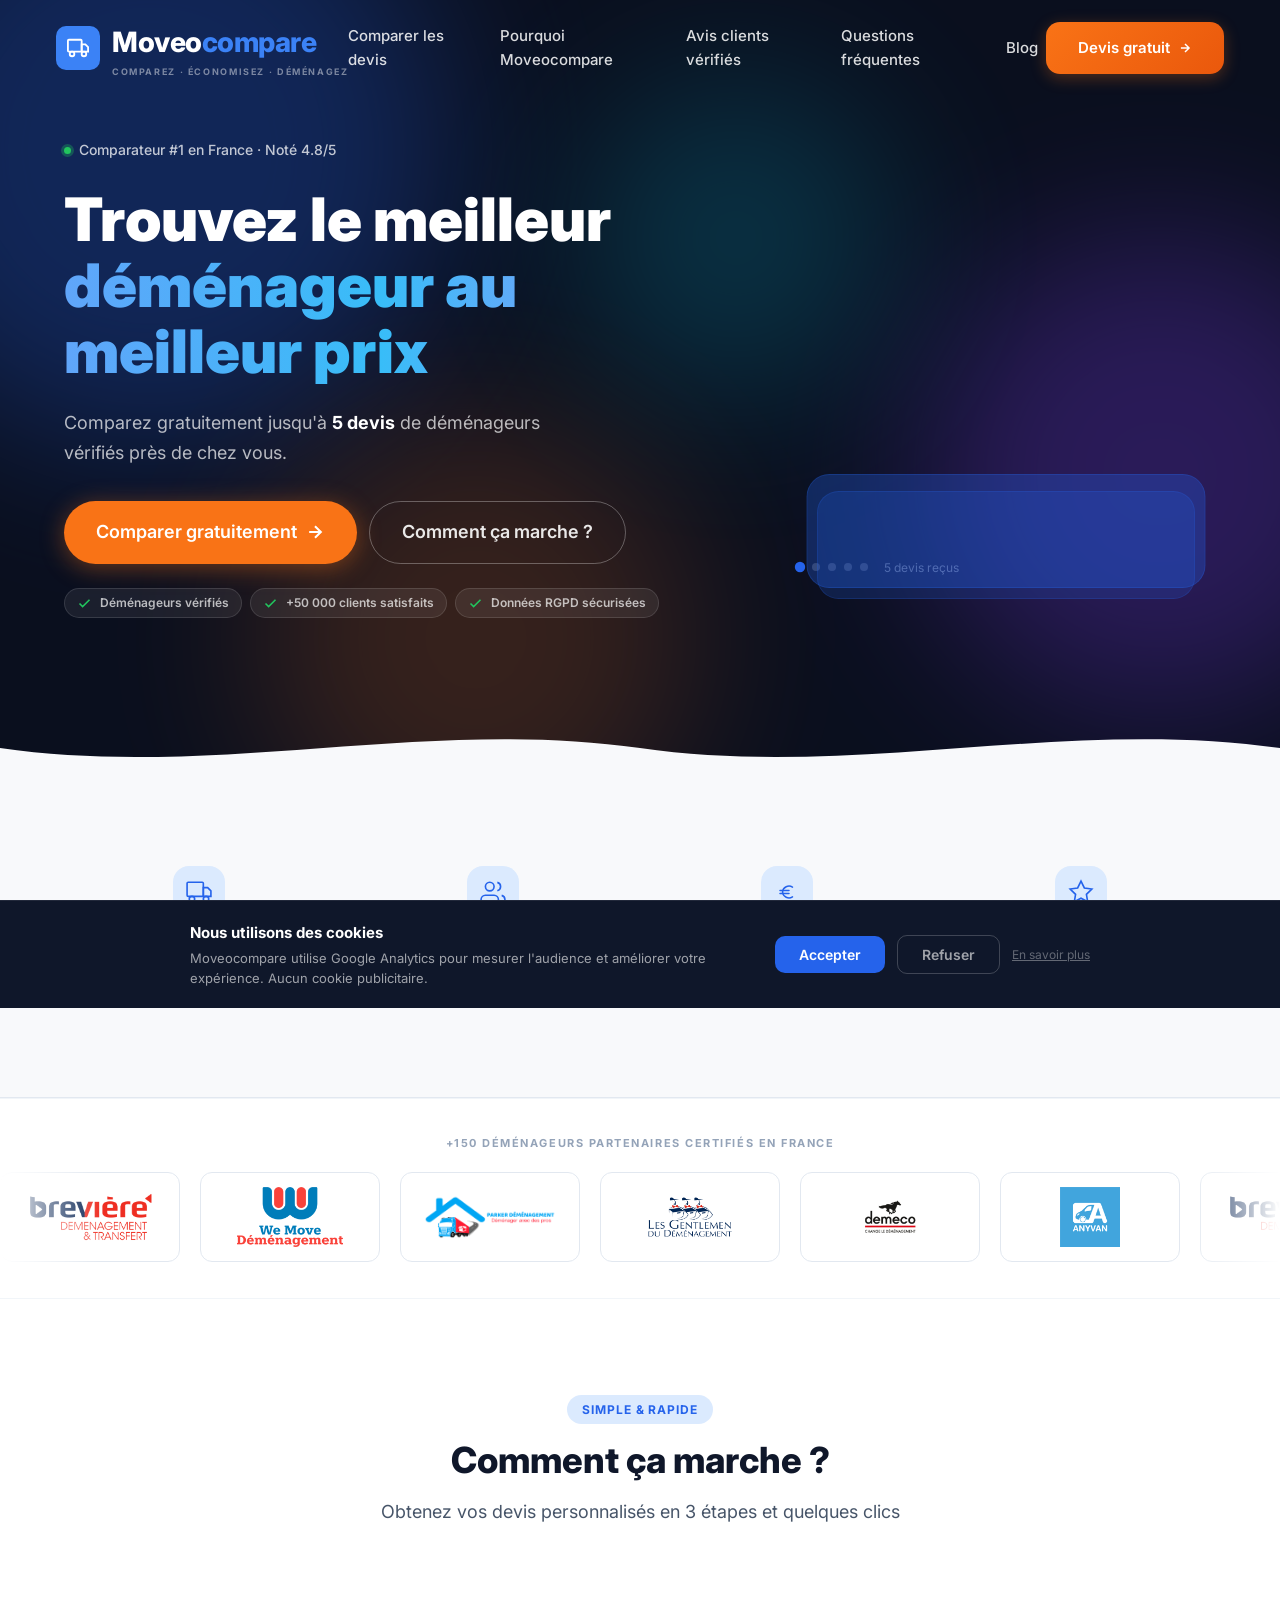
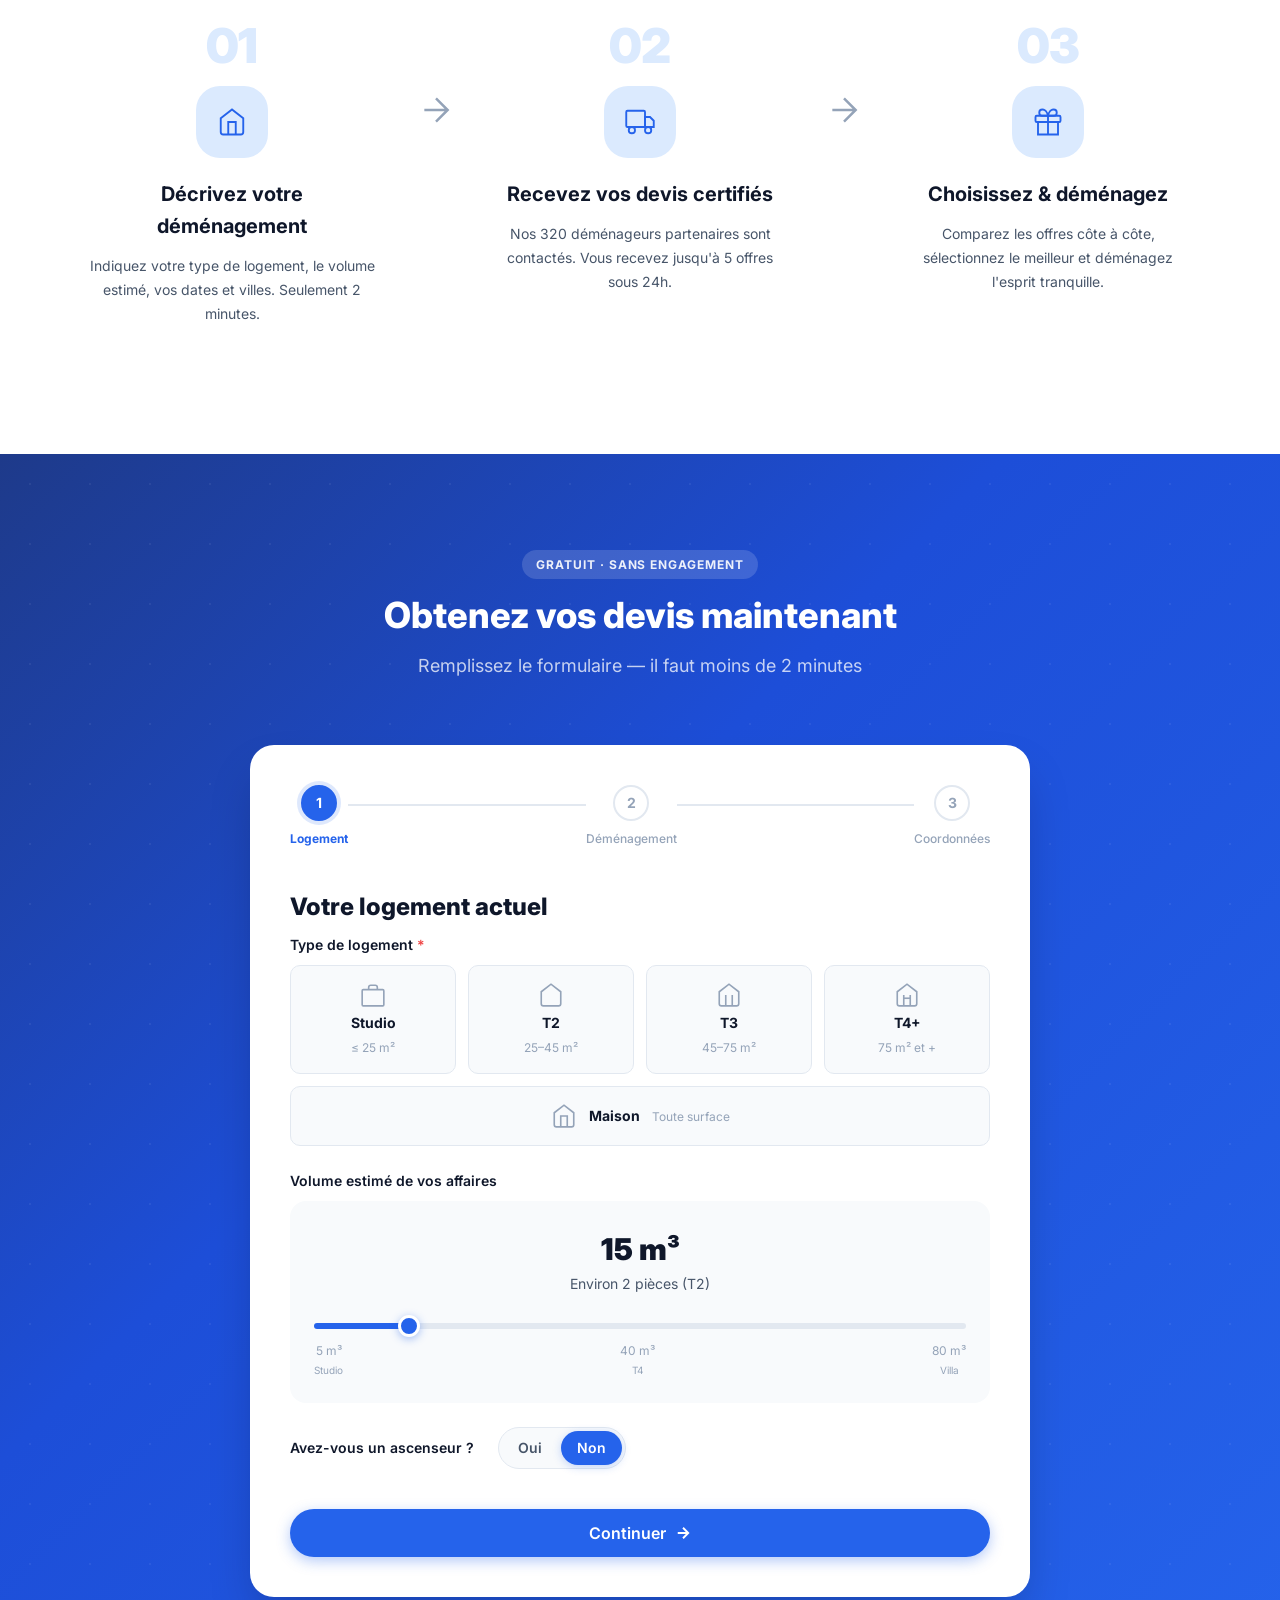
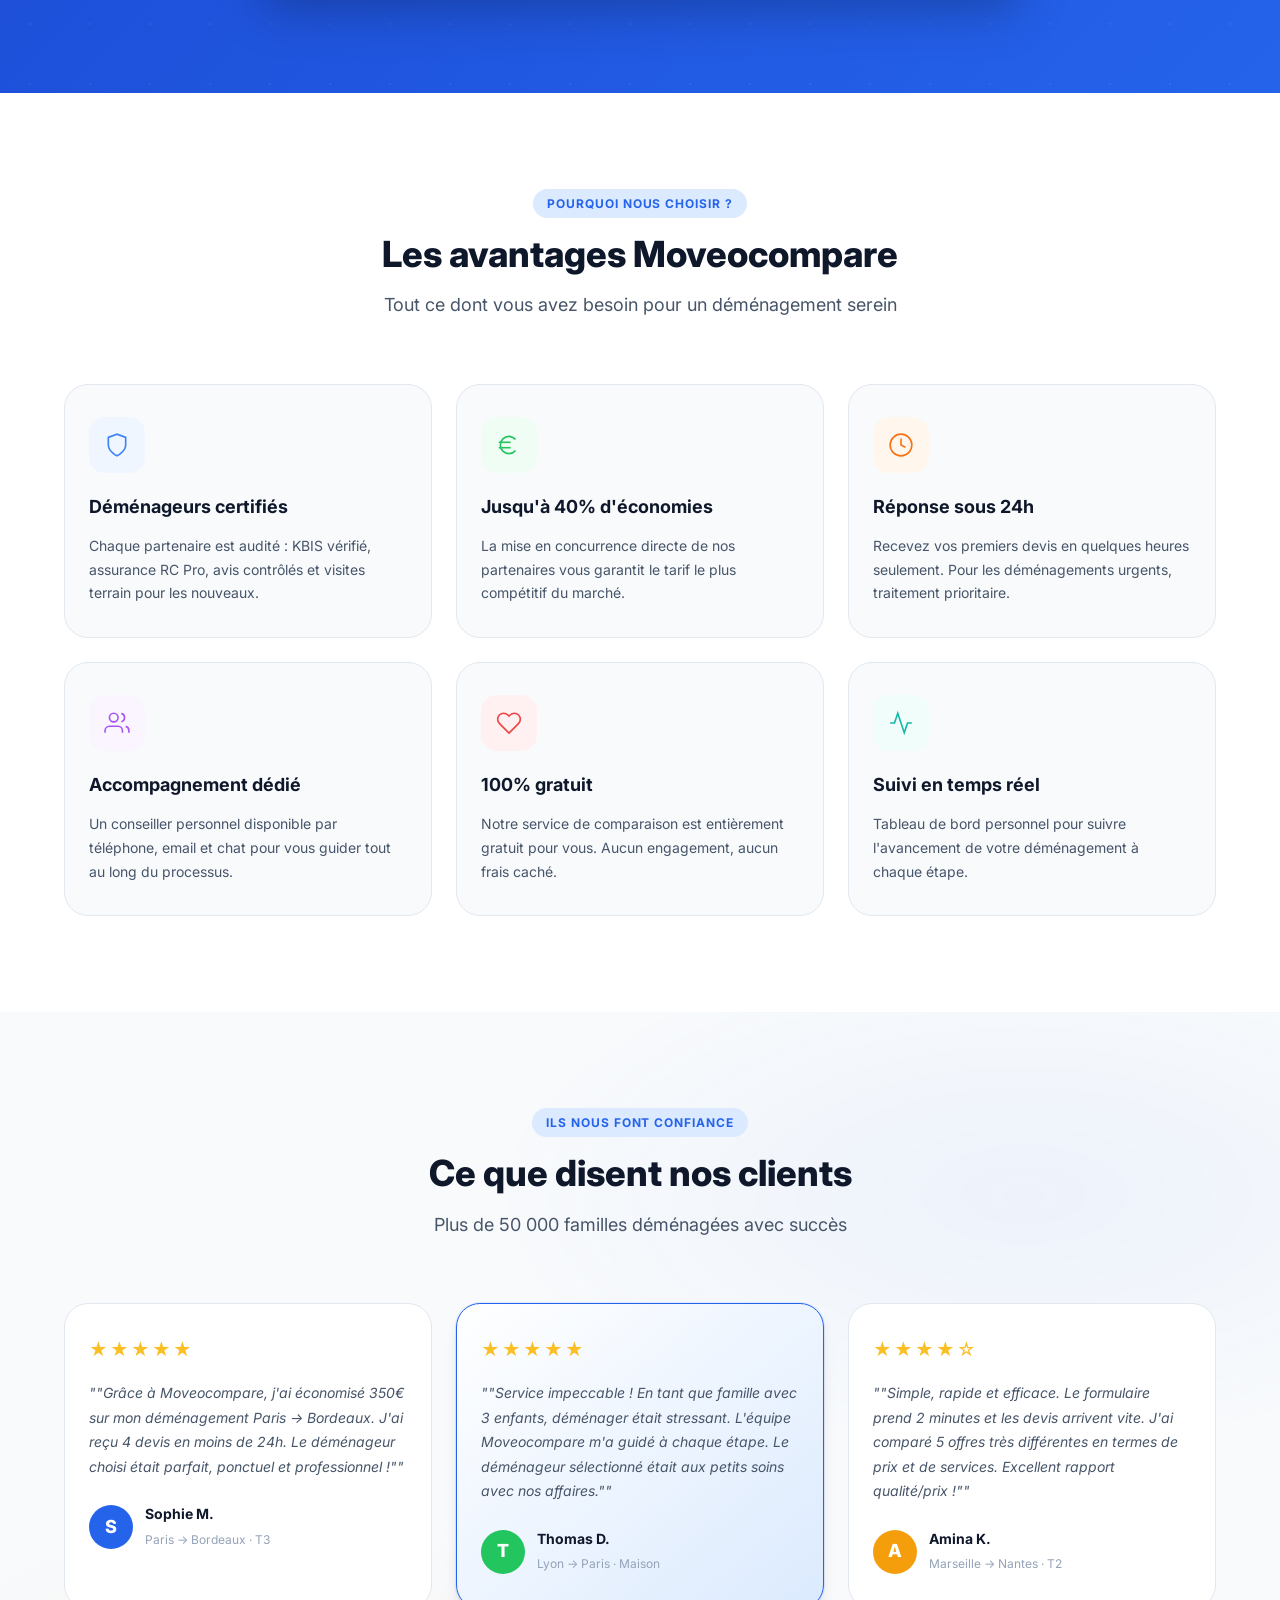
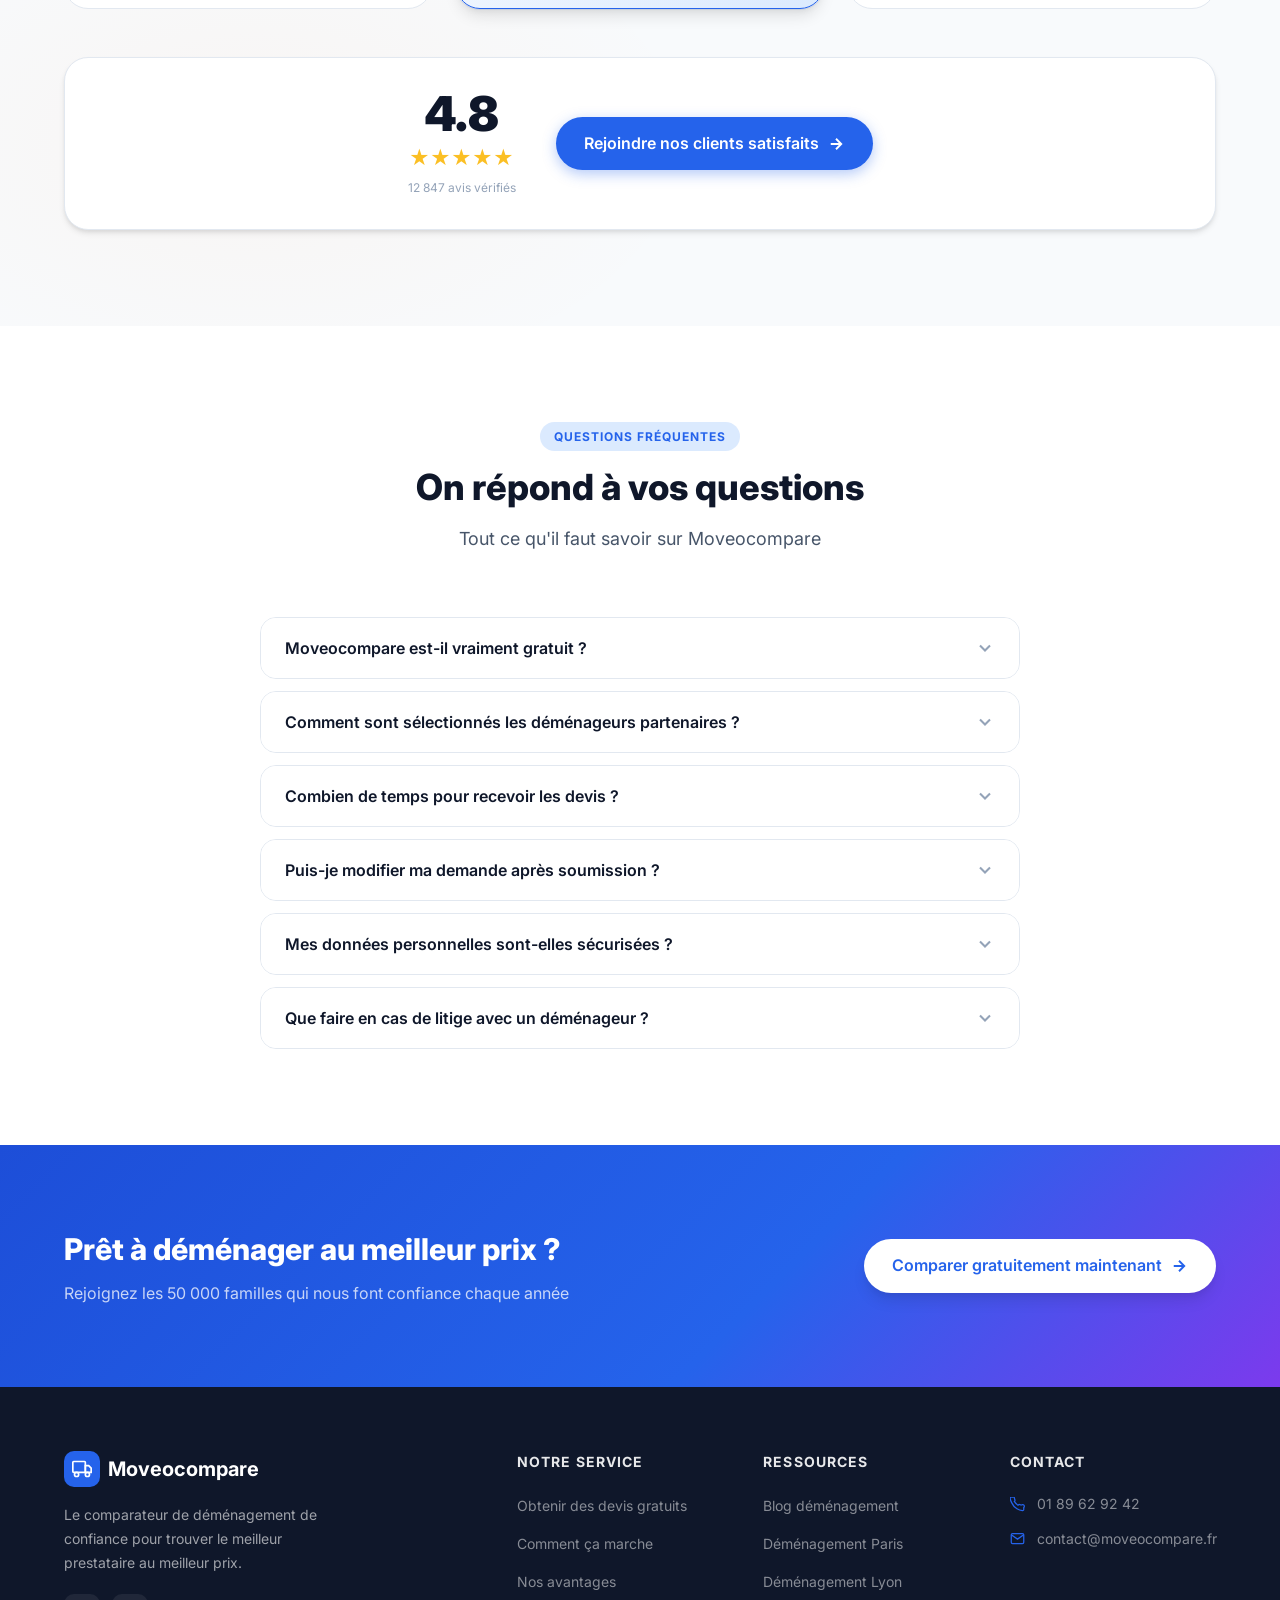
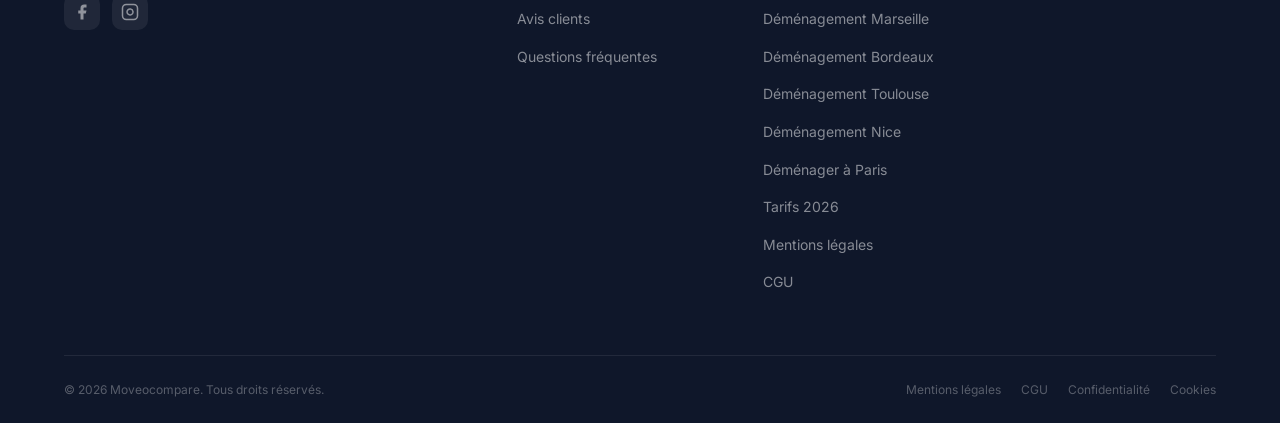
<file: index.html>
<!DOCTYPE html>
<html lang="fr">
<head>
        <meta charset="UTF-8">
    <meta name="viewport" content="width=device-width, initial-scale=1.0">
    <title>Moveocompare — Comparateur de déménagement gratuit | Devis en 2 min</title>
    <meta name="description" content="Comparez jusqu'à 5 devis de déménageurs certifiés en 2 minutes. Gratuit, sans engagement. Économisez jusqu'à 40% sur votre déménagement.">
    <meta name="robots" content="index, follow">
    <link rel="canonical" href="https://moveocompare.fr/">
    <meta property="og:type"        content="website">
    <meta property="og:url"         content="https://moveocompare.fr/">
    <meta property="og:title"       content="Moveocompare — Comparez les déménageurs et économisez jusqu'à 40%">
    <meta property="og:description" content="Comparez jusqu'à 5 devis de déménageurs certifiés en 2 minutes. Gratuit, sans engagement. Économisez jusqu'à 40% sur votre déménagement.">
    <meta property="og:image"       content="https://moveocompare.fr/assets/logo/og-image.png">
    <meta property="og:site_name"   content="Moveocompare">
    <meta name="twitter:card"        content="summary_large_image">
    <meta name="twitter:title"       content="Moveocompare — Comparez les déménageurs et économisez jusqu'à 40%">
    <meta name="twitter:description" content="Comparez jusqu'à 5 devis de déménageurs certifiés en 2 minutes. Gratuit, sans engagement. Économisez jusqu'à 40% sur votre déménagement.">
    <meta name="twitter:image"       content="https://moveocompare.fr/assets/logo/og-image.png">
    <link rel="icon" type="image/svg+xml" href="data:image/svg+xml,%3Csvg xmlns='http://www.w3.org/2000/svg' viewBox='0 0 32 32'%3E%3Crect width='32' height='32' rx='6' fill='%232563eb'/%3E%3Crect x='2' y='10' width='16' height='12' rx='1' fill='none' stroke='white' stroke-width='2'/%3E%3Cpolygon points='18 13 22 13 25 16 25 22 18 22 18 13' fill='none' stroke='white' stroke-width='2'/%3E%3Ccircle cx='7' cy='24' r='2.5' fill='white'/%3E%3Ccircle cx='22' cy='24' r='2.5' fill='white'/%3E%3C/svg%3E">
    <!-- Schema.org données structurées -->
    <script type="application/ld+json">
    {
      "@context": "https://schema.org",
      "@graph": [
        {
          "@type": "Organization",
          "@id": "https://moveocompare.fr/#organization",
          "name": "Moveocompare",
          "url": "https://moveocompare.fr",
          "description": "Comparateur de devis de déménagement gratuit",
          "contactPoint": {
            "@type": "ContactPoint",
            "telephone": "+33189629242",
            "contactType": "customer service",
            "availableLanguage": "French"
          }
        },
        {
          "@type": "WebSite",
          "@id": "https://moveocompare.fr/#website",
          "url": "https://moveocompare.fr",
          "name": "Moveocompare",
          "description": "Comparateur de devis de déménagement gratuit",
          "publisher": { "@id": "https://moveocompare.fr/#organization" },
          "potentialAction": {
            "@type": "SearchAction",
            "target": "https://moveocompare.fr/#comparateur",
            "query-input": "required name=ville"
          }
        },
        {
          "@type": "Service",
          "name": "Comparateur de devis de déménagement",
          "provider": { "@id": "https://moveocompare.fr/#organization" },
          "description": "Obtenez jusqu'à 5 devis de déménageurs certifiés en 2 minutes. Service gratuit.",
          "serviceType": "Comparateur de déménageurs",
          "areaServed": { "@type": "Country", "name": "France" },
          "offers": { "@type": "Offer", "price": "0", "priceCurrency": "EUR" }
        }
      ]
    }
    </script>
    <link rel="stylesheet" href="css/styles.css">
    <link rel="preconnect" href="https://fonts.googleapis.com">
    <link rel="preconnect" href="https://fonts.gstatic.com" crossorigin>
    <link href="https://fonts.googleapis.com/css2?family=Inter:wght@300;400;500;600;700;800;900&display=swap" rel="stylesheet">
    <script>
    /* Google Analytics 4 — chargement conditionnel (RGPD) */
    window.dataLayer = window.dataLayer || [];
    function gtag(){dataLayer.push(arguments);}

    function loadGA() {
      if (window.gaLoaded) return;
      window.gaLoaded = true;
      var s = document.createElement('script');
      s.async = true;
      s.src = 'https://www.googletagmanager.com/gtag/js?id=G-2BC8LJBT5D';
      document.head.appendChild(s);
      gtag('js', new Date());
      gtag('config', 'G-2BC8LJBT5D', { anonymize_ip: true });
      /* Google Ads conversion */
      var s2 = document.createElement('script');
      s2.async = true;
      s2.src = 'https://www.googletagmanager.com/gtag/js?id=AW-18203640088';
      document.head.appendChild(s2);
      gtag('config', 'AW-18203640088');
    }
    /* Si déjà accepté lors d'une visite précédente → charge GA immédiatement */
    if (localStorage.getItem('cookieConsent') === 'accepted') { loadGA(); }
    </script>
    <!-- Schema.org LocalBusiness + AggregateRating + Reviews -->
    <script type="application/ld+json">
    {
      "@context": "https://schema.org",
      "@type": "LocalBusiness",
      "name": "Moveocompare",
      "url": "https://moveocompare.fr",
      "telephone": "+33189629242",
      "description": "Comparateur de devis de déménagement gratuit. Comparez jusqu'à 5 offres de déménageurs vérifiés en 2 minutes.",
      "areaServed": { "@type": "Country", "name": "France" },
      "priceRange": "Gratuit",
      "address": {
        "@type": "PostalAddress",
        "addressCountry": "FR",
        "addressLocality": "Paris"
      },
      "image": "https://moveocompare.fr/assets/logo/og-image.png",
      "aggregateRating": {
        "@type": "AggregateRating",
        "ratingValue": "4.8",
        "reviewCount": "12847",
        "bestRating": "5",
        "worstRating": "1"
      },
      "review": [
        {
          "@type": "Review",
          "author": { "@type": "Person", "name": "Sophie M." },
          "reviewRating": { "@type": "Rating", "ratingValue": "5", "bestRating": "5" },
          "reviewBody": "Grâce à Moveocompare, j'ai économisé 350€ sur mon déménagement Paris-Bordeaux. J'ai reçu 4 devis en moins de 24h. Le déménageur choisi était parfait, ponctuel et professionnel !"
        },
        {
          "@type": "Review",
          "author": { "@type": "Person", "name": "Thomas D." },
          "reviewRating": { "@type": "Rating", "ratingValue": "5", "bestRating": "5" },
          "reviewBody": "Service impeccable ! En tant que famille avec 3 enfants, déménager était stressant. L'équipe Moveocompare m'a guidé à chaque étape. Le déménageur sélectionné était aux petits soins avec nos affaires."
        },
        {
          "@type": "Review",
          "author": { "@type": "Person", "name": "Amina K." },
          "reviewRating": { "@type": "Rating", "ratingValue": "4", "bestRating": "5" },
          "reviewBody": "Simple, rapide et efficace. Le formulaire prend 2 minutes et les devis arrivent vite. J'ai comparé 5 offres très différentes en termes de prix et de services. Excellent rapport qualité/prix !"
        }
      ]
    }
    </script>

    <!-- Schema.org FAQPage -->
    <script type="application/ld+json">
    {
      "@context": "https://schema.org",
      "@type": "FAQPage",
      "mainEntity": [
        {
          "@type": "Question",
          "name": "Moveocompare est-il vraiment gratuit ?",
          "acceptedAnswer": {
            "@type": "Answer",
            "text": "Oui, notre service est entièrement gratuit pour les particuliers. Nous sommes rémunérés par nos déménageurs partenaires uniquement lorsqu'ils concluent un contrat via notre plateforme. Vous ne payez jamais pour obtenir vos devis."
          }
        },
        {
          "@type": "Question",
          "name": "Comment sont sélectionnés les déménageurs partenaires ?",
          "acceptedAnswer": {
            "@type": "Answer",
            "text": "Chaque déménageur passe par un processus de vérification rigoureux : contrôle du KBIS, vérification des assurances RC Pro et marchandises transportées, analyse approfondie des avis clients, et visite terrain pour les nouveaux entrants. Moins de 30% des candidats sont retenus."
          }
        },
        {
          "@type": "Question",
          "name": "Combien de temps pour recevoir les devis ?",
          "acceptedAnswer": {
            "@type": "Answer",
            "text": "La plupart de nos clients reçoivent leurs premiers devis en moins de 4 heures. Nous garantissons jusqu'à 5 devis sous 24 heures. Pour les déménagements urgents, mentionnez-le dans votre demande et votre dossier sera traité en priorité absolue."
          }
        },
        {
          "@type": "Question",
          "name": "Puis-je modifier ma demande après soumission ?",
          "acceptedAnswer": {
            "@type": "Answer",
            "text": "Oui. Après avoir soumis votre demande, vous recevez un email avec un lien sécurisé pour modifier vos informations. Vous pouvez également contacter directement notre équipe par téléphone ou email pour toute modification de dernière minute."
          }
        },
        {
          "@type": "Question",
          "name": "Mes données personnelles sont-elles sécurisées ?",
          "acceptedAnswer": {
            "@type": "Answer",
            "text": "Absolument. Nous respectons scrupuleusement le RGPD. Vos données sont chiffrées (SSL/TLS), ne sont partagées qu'avec les déménageurs sélectionnés pour votre demande et ne sont jamais revendues à des tiers."
          }
        },
        {
          "@type": "Question",
          "name": "Que faire en cas de litige avec un déménageur ?",
          "acceptedAnswer": {
            "@type": "Answer",
            "text": "Notre service client médiateur est disponible pour vous accompagner en cas de litige. Tous nos partenaires ont souscrit une assurance marchandises transportées couvrant les éventuels dommages. En dernier recours, nous pouvons suspendre le partenaire de notre réseau."
          }
        }
      ]
    }
    </script>

    <!-- Google tag (gtag.js) — Google Ads AW-18203640088 -->
    <script async src="https://www.googletagmanager.com/gtag/js?id=AW-18203640088"></script>
    <script>
      window.dataLayer = window.dataLayer || [];
      function gtag(){dataLayer.push(arguments);}
      gtag('js', new Date());
      gtag('config', 'AW-18203640088');
    </script>
</head>
<body>

    <!-- ============================================================
         HEADER — transparent au chargement, blanc au scroll
    ============================================================ -->
    <header id="header" class="header">
        <!-- Logo -->
        <a href="#accueil" class="header__logo" aria-label="Moveocompare — Comparateur de déménagement">
            <div class="header__logo-icon">
                <svg width="22" height="22" viewBox="0 0 24 24" fill="none" stroke="currentColor" stroke-width="2">
                    <rect x="1" y="3" width="15" height="13" rx="1"/>
                    <polygon points="16 8 20 8 23 11 23 16 16 16 16 8"/>
                    <circle cx="5.5" cy="18.5" r="2.5"/>
                    <circle cx="18.5" cy="18.5" r="2.5"/>
                </svg>
            </div>
            <div class="header__logo-brand">
                <span class="header__logo-text">Moveo<span>compare</span></span>
                <span class="header__tagline">COMPAREZ · ÉCONOMISEZ · DÉMÉNAGEZ</span>
            </div>
        </a>

        <!-- Navigation desktop + overlay mobile -->
        <nav class="header__nav" id="nav">
            <!-- Liens principaux (avec flèche sur mobile) -->
            <a href="#comment-ca-marche"><span>Comparer les devis</span></a>
            <a href="#avantages"><span>Pourquoi Moveocompare</span></a>
            <a href="#temoignages"><span>Avis clients vérifiés</span></a>
            <a href="#faq"><span>Questions fréquentes</span></a>
            <a href="blog.html"><span>Blog</span></a>
            <!-- Bouton CTA visible uniquement dans l'overlay mobile -->
            <a href="#comparateur" class="nav-mobile-cta">Devis gratuit</a>
            <!-- Liens secondaires bas d'overlay (mobile uniquement) -->
            <div class="nav-mobile-secondary">
                <a href="mentions-legales.html">Mentions légales</a>
                <span aria-hidden="true">·</span>
                <a href="politique-confidentialite.html">Confidentialité</a>
            </div>
        </nav>

        <!-- CTA + Hamburger -->
        <a href="#comparateur" class="header__cta">
            Devis gratuit
            <svg width="14" height="14" viewBox="0 0 24 24" fill="none" stroke="currentColor" stroke-width="2.5"><path d="M5 12h14M12 5l7 7-7 7"/></svg>
        </a>
        <button class="menu-toggle" id="menuToggle" aria-label="Ouvrir le menu" aria-expanded="false">
            <span></span><span></span>
        </button>
    </header>

    <!-- ============================================================
         MENU MOBILE — structure flex avec footer poussé en bas
         (évite toute superposition de contenu)
    ============================================================ -->
    <div class="mobile-menu" id="mobileMenu" aria-hidden="true">
        <nav class="mobile-menu__nav">
            <a href="#comment-ca-marche">Comparer les devis <span>→</span></a>
            <a href="#avantages">Pourquoi Moveocompare <span>→</span></a>
            <a href="#temoignages">Avis clients vérifiés <span>→</span></a>
            <a href="#faq">Questions fréquentes <span>→</span></a>
            <a href="blog.html">Blog <span>→</span></a>
        </nav>
        <div class="mobile-menu__footer">
            <a href="#comparateur" class="mobile-menu__cta">Devis gratuit →</a>
            <div class="mobile-menu__legal">
                <a href="mentions-legales.html">Mentions légales</a>
                <span>·</span>
                <a href="politique-confidentialite.html">Confidentialité</a>
            </div>
        </div>
    </div>

    <main>

        <!-- ============================================================
             HERO — Section principale avec CTA
        ============================================================ -->
        <section class="hero" id="accueil">
            <!-- Blobs colorés flottants (remplacent le dégradé statique) -->
            <div class="hero__blobs" aria-hidden="true">
                <div class="hero__blob hero__blob--1"></div>
                <div class="hero__blob hero__blob--2"></div>
                <div class="hero__blob hero__blob--3"></div>
                <div class="hero__blob hero__blob--4"></div>
            </div>

            <div class="container hero__container">
                <!-- Texte hero — animations d'entrée au chargement -->
                <div class="hero__content">
                    <div class="hero__badge hero-anim-down">
                        <span class="hero__badge-dot"></span>
                        Comparateur #1 en France · Noté 4.8/5
                    </div>
                    <h1 class="hero__title hero-anim-up" style="--anim-delay:.2s">
                        Trouvez le meilleur<br>
                        <span class="hero__title-shimmer">déménageur au meilleur prix</span>
                    </h1>
                    <p class="hero__subtitle hero-anim-up" style="--anim-delay:.4s">
                        Comparez gratuitement jusqu'à <strong>5 devis</strong> de déménageurs vérifiés près de chez vous.
                    </p>
                    <div class="hero__buttons hero-anim-up" style="--anim-delay:.6s">
                        <a href="#comparateur" class="btn btn--hero-primary btn--xl">
                            Comparer gratuitement
                            <svg width="20" height="20" viewBox="0 0 24 24" fill="none" stroke="currentColor" stroke-width="2.5"><path d="M5 12h14M12 5l7 7-7 7"/></svg>
                        </a>
                        <a href="#comment-ca-marche" class="btn btn--hero-outline btn--xl">
                            Comment ça marche ?
                        </a>
                    </div>
                    <div class="hero__trust hero-anim-up" style="--anim-delay:.8s">
                        <div class="trust-pill">
                            <svg width="15" height="15" viewBox="0 0 24 24" fill="none" stroke="currentColor" stroke-width="2.5"><path d="M20 6L9 17l-5-5"/></svg>
                            Déménageurs vérifiés
                        </div>
                        <div class="trust-pill">
                            <svg width="15" height="15" viewBox="0 0 24 24" fill="none" stroke="currentColor" stroke-width="2.5"><path d="M20 6L9 17l-5-5"/></svg>
                            +50 000 clients satisfaits
                        </div>
                        <div class="trust-pill">
                            <svg width="15" height="15" viewBox="0 0 24 24" fill="none" stroke="currentColor" stroke-width="2.5"><path d="M20 6L9 17l-5-5"/></svg>
                            Données RGPD sécurisées
                        </div>
                    </div>
                </div>

                <!-- Carrousel de devis — animation d'entrée depuis la droite -->
                <div class="hero__visual hero-anim-right" style="--anim-delay:1s" aria-hidden="true">
                    <div class="devis-stack" id="devisStack">
                        <div class="devis-card devis-card--back-2"></div>
                        <div class="devis-card devis-card--back-1"></div>
                        <div class="devis-card devis-card--front" id="devisFront"></div>
                        <div class="devis-counter">
                            <span class="devis-counter__dot active" data-dot="0"></span>
                            <span class="devis-counter__dot" data-dot="1"></span>
                            <span class="devis-counter__dot" data-dot="2"></span>
                            <span class="devis-counter__dot" data-dot="3"></span>
                            <span class="devis-counter__dot" data-dot="4"></span>
                            <span class="devis-counter__text">5 devis reçus</span>
                        </div>
                    </div>
                </div>
            </div>

            <!-- Vague de transition -->
            <div class="hero__wave" aria-hidden="true">
                <svg viewBox="0 0 1440 70" preserveAspectRatio="none" xmlns="http://www.w3.org/2000/svg">
                    <path d="M0,35 C240,70 480,0 720,35 C960,70 1200,0 1440,35 L1440,70 L0,70 Z" fill="#f8f9fb"/>
                </svg>
            </div>
        </section>

        <!-- ============================================================
             BANDEAU STATS — Compteurs animés
        ============================================================ -->
        <section class="stats" id="stats">
            <div class="container">
                <div class="stats__grid">
                    <div class="stat-item" data-fade>
                        <div class="stat-item__icon">
                            <svg width="26" height="26" viewBox="0 0 24 24" fill="none" stroke="currentColor" stroke-width="1.5" aria-hidden="true">
                                <rect x="1" y="3" width="15" height="13" rx="1"/>
                                <polygon points="16 8 20 8 23 11 23 16 16 16 16 8"/>
                                <circle cx="5.5" cy="18.5" r="2.5"/>
                                <circle cx="18.5" cy="18.5" r="2.5"/>
                            </svg>
                        </div>
                        <div class="stat-item__number">
                            <span class="js-counter" data-target="50000" data-suffix="+">50 000+</span>
                        </div>
                        <div class="stat-item__label">Déménagements organisés</div>
                    </div>
                    <div class="stat-item" data-fade data-delay="100">
                        <div class="stat-item__icon">
                            <svg width="26" height="26" viewBox="0 0 24 24" fill="none" stroke="currentColor" stroke-width="1.5" aria-hidden="true">
                                <path d="M17 21v-2a4 4 0 00-4-4H5a4 4 0 00-4 4v2"/>
                                <circle cx="9" cy="7" r="4"/>
                                <path d="M23 21v-2a4 4 0 00-3-3.87"/>
                                <path d="M16 3.13a4 4 0 010 7.75"/>
                            </svg>
                        </div>
                        <div class="stat-item__number">
                            <span class="js-counter" data-target="320">320</span>
                        </div>
                        <div class="stat-item__label">Déménageurs partenaires</div>
                    </div>
                    <div class="stat-item" data-fade data-delay="200">
                        <div class="stat-item__icon">
                            <svg width="24" height="24" viewBox="0 0 24 24" fill="none" stroke="currentColor" stroke-width="1.5" stroke-linecap="round" stroke-linejoin="round" aria-hidden="true">
                                <path d="M17.5 7.2A6.5 6.5 0 0 0 7.5 12a6.5 6.5 0 0 0 10 4.8"/>
                                <line x1="5" y1="10.5" x2="14" y2="10.5"/>
                                <line x1="5" y1="13.5" x2="14" y2="13.5"/>
                            </svg>
                        </div>
                        <div class="stat-item__number">
                            <span class="js-counter" data-target="40" data-suffix="%">40%</span>
                        </div>
                        <div class="stat-item__label">D'économies en moyenne</div>
                    </div>
                    <div class="stat-item" data-fade data-delay="300">
                        <div class="stat-item__icon">
                            <svg width="26" height="26" viewBox="0 0 24 24" fill="none" stroke="currentColor" stroke-width="1.5" aria-hidden="true">
                                <polygon points="12 2 15.09 8.26 22 9.27 17 14.14 18.18 21.02 12 17.77 5.82 21.02 7 14.14 2 9.27 8.91 8.26 12 2"/>
                            </svg>
                        </div>
                        <div class="stat-item__number">4.8<small>/5</small></div>
                        <div class="stat-item__label">Note de satisfaction</div>
                    </div>
                </div>
            </div>
        </section>

        <!-- ============================================================
             BANDEAU PARTENAIRES — défilement infini
        ============================================================ -->
        <section class="partners-strip" aria-label="Nos partenaires déménageurs">
            <p class="partners-strip__label">+150 déménageurs partenaires certifiés en France</p>
            <div class="partners-track-wrap">
                <!-- 12 cartes = 6 logos × 2 pour le loop sans saut visible -->
                <div class="partners-track">
                    <div class="partner-card partner-card--light">
                        <img src="assets/partenaires/anyvan.png" alt="AnyVan déménageur partenaire" loading="lazy" width="120" height="48">
                    </div>
                    <div class="partner-card partner-card--light">
                        <img src="assets/partenaires/wemove.png" alt="We Move Déménagement partenaire" loading="lazy" width="120" height="48">
                    </div>
                    <div class="partner-card partner-card--dark">
                        <img src="assets/partenaires/parker.png" alt="Parker Déménagement partenaire Paris" loading="lazy" width="120" height="48">
                    </div>
                    <div class="partner-card partner-card--dark">
                        <img src="assets/partenaires/gentlemen.png" alt="Les Gentlemen du Déménagement partenaire" loading="lazy" width="120" height="48">
                    </div>
                    <div class="partner-card partner-card--light">
                        <img src="assets/partenaires/demeco.jpeg" alt="Demeco déménageur partenaire France" loading="lazy" width="120" height="48">
                    </div>
                    <div class="partner-card partner-card--light">
                        <img src="assets/partenaires/breviere.png" alt="Brévière Déménagement partenaire" loading="lazy" width="120" height="48">
                    </div>
                    <!-- Série dupliquée — nécessaire pour un loop translateX(-50%) sans saut -->
                    <div class="partner-card partner-card--light">
                        <img src="assets/partenaires/anyvan.png" alt="AnyVan déménageur partenaire" loading="lazy" width="120" height="48">
                    </div>
                    <div class="partner-card partner-card--light">
                        <img src="assets/partenaires/wemove.png" alt="We Move Déménagement partenaire" loading="lazy" width="120" height="48">
                    </div>
                    <div class="partner-card partner-card--dark">
                        <img src="assets/partenaires/parker.png" alt="Parker Déménagement partenaire Paris" loading="lazy" width="120" height="48">
                    </div>
                    <div class="partner-card partner-card--dark">
                        <img src="assets/partenaires/gentlemen.png" alt="Les Gentlemen du Déménagement partenaire" loading="lazy" width="120" height="48">
                    </div>
                    <div class="partner-card partner-card--light">
                        <img src="assets/partenaires/demeco.jpeg" alt="Demeco déménageur partenaire France" loading="lazy" width="120" height="48">
                    </div>
                    <div class="partner-card partner-card--light">
                        <img src="assets/partenaires/breviere.png" alt="Brévière Déménagement partenaire" loading="lazy" width="120" height="48">
                    </div>
                </div>
            </div>
        </section>

        <!-- ============================================================
             COMMENT ÇA MARCHE — 3 étapes
        ============================================================ -->
        <section class="how-it-works" id="comment-ca-marche">
            <div class="container">
                <div class="section-header" data-fade>
                    <span class="section-badge">Simple & rapide</span>
                    <h2 class="section-title">Comment ça marche ?</h2>
                    <p class="section-subtitle">Obtenez vos devis personnalisés en 3 étapes et quelques clics</p>
                </div>

                <div class="steps-wrapper">
                    <!-- Étape 1 -->
                    <div class="step" data-fade data-delay="0">
                        <div class="step__number">01</div>
                        <div class="step__icon-wrap">
                            <div class="step__icon">
                                <svg width="30" height="30" viewBox="0 0 24 24" fill="none" stroke="currentColor" stroke-width="1.5">
                                    <path d="M3 9l9-7 9 7v11a2 2 0 01-2 2H5a2 2 0 01-2-2z"/>
                                    <polyline points="9 22 9 12 15 12 15 22"/>
                                </svg>
                            </div>
                        </div>
                        <h3 class="step__title">Décrivez votre déménagement</h3>
                        <p class="step__desc">Indiquez votre type de logement, le volume estimé, vos dates et villes. Seulement 2 minutes.</p>
                    </div>

                    <div class="step__arrow" data-fade data-delay="150" aria-hidden="true">
                        <svg width="40" height="40" viewBox="0 0 24 24" fill="none" stroke="currentColor" stroke-width="1.5"><path d="M5 12h14M12 5l7 7-7 7"/></svg>
                    </div>

                    <!-- Étape 2 -->
                    <div class="step" data-fade data-delay="200">
                        <div class="step__number">02</div>
                        <div class="step__icon-wrap">
                            <div class="step__icon">
                                <svg width="30" height="30" viewBox="0 0 24 24" fill="none" stroke="currentColor" stroke-width="1.5">
                                    <rect x="1" y="3" width="15" height="13" rx="1"/>
                                    <polygon points="16 8 20 8 23 11 23 16 16 16 16 8"/>
                                    <circle cx="5.5" cy="18.5" r="2.5"/>
                                    <circle cx="18.5" cy="18.5" r="2.5"/>
                                </svg>
                            </div>
                        </div>
                        <h3 class="step__title">Recevez vos devis certifiés</h3>
                        <p class="step__desc">Nos 320 déménageurs partenaires sont contactés. Vous recevez jusqu'à 5 offres sous 24h.</p>
                    </div>

                    <div class="step__arrow" data-fade data-delay="350" aria-hidden="true">
                        <svg width="40" height="40" viewBox="0 0 24 24" fill="none" stroke="currentColor" stroke-width="1.5"><path d="M5 12h14M12 5l7 7-7 7"/></svg>
                    </div>

                    <!-- Étape 3 -->
                    <div class="step" data-fade data-delay="400">
                        <div class="step__number">03</div>
                        <div class="step__icon-wrap">
                            <div class="step__icon">
                                <svg width="30" height="30" viewBox="0 0 24 24" fill="none" stroke="currentColor" stroke-width="1.5">
                                    <polyline points="20 12 20 22 4 22 4 12"/>
                                    <rect x="2" y="7" width="20" height="5" rx="1"/>
                                    <line x1="12" y1="22" x2="12" y2="7"/>
                                    <path d="M12 7H7.5a2.5 2.5 0 010-5C11 2 12 7 12 7z"/>
                                    <path d="M12 7h4.5a2.5 2.5 0 000-5C13 2 12 7 12 7z"/>
                                </svg>
                            </div>
                        </div>
                        <h3 class="step__title">Choisissez & déménagez</h3>
                        <p class="step__desc">Comparez les offres côte à côte, sélectionnez le meilleur et déménagez l'esprit tranquille.</p>
                    </div>
                </div>
            </div>
        </section>

        <!-- ============================================================
             FORMULAIRE COMPARATEUR — Multi-étapes avec progression
        ============================================================ -->
        <section class="comparateur" id="comparateur">
            <div class="comparateur__bg" aria-hidden="true"></div>
            <div class="container">
                <div class="section-header" data-fade>
                    <span class="section-badge section-badge--light">Gratuit · Sans engagement</span>
                    <h2 class="section-title section-title--light">Obtenez vos devis maintenant</h2>
                    <p class="section-subtitle section-subtitle--light">Remplissez le formulaire — il faut moins de 2 minutes</p>
                </div>

                <div class="form-card" data-fade>
                    <!-- Barre de progression -->
                    <div class="progress-wrap" id="progressWrap">
                        <div class="progress-steps"
                             role="progressbar"
                             aria-valuenow="1"
                             aria-valuemin="1"
                             aria-valuemax="3"
                             aria-label="Étape 1 sur 3 — Votre logement"
                             id="progressStepsBar">
                            <div class="progress-step active" data-step-indicator="1">
                                <div class="progress-step__bubble">
                                    <span class="progress-step__num">1</span>
                                    <svg class="progress-step__check" width="14" height="14" viewBox="0 0 24 24" fill="none" stroke="currentColor" stroke-width="3"><path d="M20 6L9 17l-5-5"/></svg>
                                </div>
                                <span class="progress-step__label">Logement</span>
                            </div>
                            <div class="progress-step__line"></div>
                            <div class="progress-step" data-step-indicator="2">
                                <div class="progress-step__bubble">
                                    <span class="progress-step__num">2</span>
                                    <svg class="progress-step__check" width="14" height="14" viewBox="0 0 24 24" fill="none" stroke="currentColor" stroke-width="3"><path d="M20 6L9 17l-5-5"/></svg>
                                </div>
                                <span class="progress-step__label">Déménagement</span>
                            </div>
                            <div class="progress-step__line"></div>
                            <div class="progress-step" data-step-indicator="3">
                                <div class="progress-step__bubble">
                                    <span class="progress-step__num">3</span>
                                    <svg class="progress-step__check" width="14" height="14" viewBox="0 0 24 24" fill="none" stroke="currentColor" stroke-width="3"><path d="M20 6L9 17l-5-5"/></svg>
                                </div>
                                <span class="progress-step__label">Coordonnées</span>
                            </div>
                        </div>
                    </div>

                    <!-- Formulaire -->
                    <form id="comparateurForm" novalidate>

                        <!-- ─── Champs cachés Web3Forms (soumis avec le payload JSON) ─── -->
                        <input type="hidden" name="access_key" value="359a5eac-9efd-40db-8161-8afedf4d0d2b">
                        <input type="hidden" name="subject" value="Nouveau lead Moveocompare">
                        <input type="hidden" name="from_name" value="Moveocompare">
                        <!-- Honeypot anti-spam : doit rester décoché -->
                        <input type="checkbox" name="botcheck" style="display:none" tabindex="-1" aria-hidden="true">

                        <!-- ─── Étape 1 : Logement + Volume ─── -->
                        <div class="form-step form-step--active" id="step1">
                            <h3 class="form-step__title">Votre logement actuel</h3>

                            <!-- Type de logement -->
                            <div class="field-group">
                                <label class="field-label">Type de logement <span class="required">*</span></label>
                                <div class="option-grid" id="optionGridLogement">
                                    <label class="option-tile">
                                        <input type="radio" name="logement" value="studio" required>
                                        <div class="option-tile__body">
                                            <svg width="26" height="26" viewBox="0 0 24 24" fill="none" stroke="currentColor" stroke-width="1.5"><rect x="2" y="7" width="20" height="15" rx="1"/><path d="M16 7V5a2 2 0 00-2-2h-4a2 2 0 00-2 2v2"/></svg>
                                            <strong>Studio</strong>
                                            <small>≤ 25 m²</small>
                                        </div>
                                    </label>
                                    <label class="option-tile">
                                        <input type="radio" name="logement" value="t2">
                                        <div class="option-tile__body">
                                            <svg width="26" height="26" viewBox="0 0 24 24" fill="none" stroke="currentColor" stroke-width="1.5"><path d="M3 9l9-7 9 7v11a2 2 0 01-2 2H5a2 2 0 01-2-2z"/></svg>
                                            <strong>T2</strong>
                                            <small>25–45 m²</small>
                                        </div>
                                    </label>
                                    <label class="option-tile">
                                        <input type="radio" name="logement" value="t3">
                                        <div class="option-tile__body">
                                            <svg width="26" height="26" viewBox="0 0 24 24" fill="none" stroke="currentColor" stroke-width="1.5"><path d="M3 9l9-7 9 7v11a2 2 0 01-2 2H5a2 2 0 01-2-2z"/><line x1="9" y1="22" x2="9" y2="12"/><line x1="15" y1="22" x2="15" y2="12"/></svg>
                                            <strong>T3</strong>
                                            <small>45–75 m²</small>
                                        </div>
                                    </label>
                                    <label class="option-tile">
                                        <input type="radio" name="logement" value="t4">
                                        <div class="option-tile__body">
                                            <svg width="26" height="26" viewBox="0 0 24 24" fill="none" stroke="currentColor" stroke-width="1.5"><path d="M3 9l9-7 9 7v11a2 2 0 01-2 2H5a2 2 0 01-2-2z"/><line x1="9" y1="22" x2="9" y2="12"/><line x1="15" y1="22" x2="15" y2="12"/><line x1="9" y1="15" x2="15" y2="15"/></svg>
                                            <strong>T4+</strong>
                                            <small>75 m² et +</small>
                                        </div>
                                    </label>
                                    <label class="option-tile option-tile--wide">
                                        <input type="radio" name="logement" value="maison">
                                        <div class="option-tile__body">
                                            <svg width="26" height="26" viewBox="0 0 24 24" fill="none" stroke="currentColor" stroke-width="1.5"><path d="M3 9l9-7 9 7v11a2 2 0 01-2 2H5a2 2 0 01-2-2z"/><path d="M9 22V12h6v10"/></svg>
                                            <strong>Maison</strong>
                                            <small>Toute surface</small>
                                        </div>
                                    </label>
                                </div>
                                <p class="field-error hidden" id="err-logement">Veuillez sélectionner un type de logement</p>
                            </div>

                            <!-- Volume estimé (slider) -->
                            <div class="field-group">
                                <label class="field-label" for="volume">Volume estimé de vos affaires</label>
                                <div class="slider-wrap">
                                    <div class="slider-display">
                                        <span id="volumeVal">15</span> m³
                                        <small id="volumeHint">Environ 2–3 pièces</small>
                                    </div>
                                    <input type="range" id="volume" name="volume"
                                           min="5" max="80" value="15" step="5"
                                           class="slider" aria-label="Volume en m³">
                                    <div class="slider-labels">
                                        <span>5 m³<br><small>Studio</small></span>
                                        <span>40 m³<br><small>T4</small></span>
                                        <span>80 m³<br><small>Villa</small></span>
                                    </div>
                                </div>
                            </div>

                            <!-- Ascenseur -->
                            <div class="field-group field-group--inline">
                                <label class="field-label">Avez-vous un ascenseur ?</label>
                                <div class="radio-toggle">
                                    <label class="radio-toggle__item">
                                        <input type="radio" name="ascenseur" value="oui">
                                        <span>Oui</span>
                                    </label>
                                    <label class="radio-toggle__item">
                                        <input type="radio" name="ascenseur" value="non" checked>
                                        <span>Non</span>
                                    </label>
                                </div>
                            </div>

                            <!-- Étage (affiché uniquement pour T2, T3, T4) -->
                            <div class="field-group field-group--inline hidden" id="etageGroup">
                                <label class="field-label" for="etage">Étage</label>
                                <select id="etage" name="etage" class="field-input field-select" style="max-width:180px">
                                    <option value="rdc">Rez-de-chaussée</option>
                                    <option value="1">1er étage</option>
                                    <option value="2">2ème étage</option>
                                    <option value="3">3ème étage</option>
                                    <option value="4">4ème étage</option>
                                    <option value="5">5ème étage</option>
                                    <option value="6+">6ème étage et +</option>
                                </select>
                            </div>

                            <button type="button" class="btn btn--primary btn--full btn--lg mt-4"
                                    onclick="goToStep(2)"
                                    aria-label="Continuer vers l'étape 2 : votre déménagement">
                                Continuer
                                <svg width="18" height="18" viewBox="0 0 24 24" fill="none" stroke="currentColor" stroke-width="2.5"><path d="M5 12h14M12 5l7 7-7 7"/></svg>
                            </button>
                        </div>

                        <!-- ─── Étape 2 : Dates + Villes ─── -->
                        <div class="form-step" id="step2">
                            <h3 class="form-step__title">Votre déménagement</h3>

                            <!-- ── Adresse de départ (1 seul champ avec autocomplétion) ── -->
                            <div class="address-block">
                                <div class="address-block__header">
                                    <svg width="14" height="14" viewBox="0 0 24 24" fill="none" stroke="currentColor" stroke-width="2.5"><path d="M21 10c0 7-9 13-9 13s-9-6-9-13a9 9 0 0118 0z"/><circle cx="12" cy="10" r="3"/></svg>
                                    Départ
                                </div>
                                <div class="field-group">
                                    <label class="field-label" for="adresseDepart">Adresse complète <span class="required">*</span></label>
                                    <div class="input-icon-wrap" id="wrap-adresseDepart">
                                        <svg class="input-ico" width="16" height="16" viewBox="0 0 24 24" fill="none" stroke="currentColor" stroke-width="2"><path d="M21 10c0 7-9 13-9 13s-9-6-9-13a9 9 0 0118 0z"/><circle cx="12" cy="10" r="3"/></svg>
                                        <input type="text" id="adresseDepart" name="adresseDepart"
                                               placeholder="15 Rue de la Paix, Paris"
                                               class="field-input" required autocomplete="off">
                                        <div id="dropdownDepart" class="ac-dropdown"></div>
                                    </div>
                                    <p class="field-error hidden" id="err-adresseDepart">Veuillez indiquer l'adresse de départ (min. 5 caractères)</p>
                                </div>
                            </div>

                            <!-- ── Adresse d'arrivée (1 seul champ avec autocomplétion) ── -->
                            <div class="address-block">
                                <div class="address-block__header">
                                    <svg width="14" height="14" viewBox="0 0 24 24" fill="none" stroke="currentColor" stroke-width="2.5"><path d="M21 10c0 7-9 13-9 13s-9-6-9-13a9 9 0 0118 0z"/><circle cx="12" cy="10" r="3"/></svg>
                                    Arrivée
                                </div>
                                <div class="field-group">
                                    <label class="field-label" for="adresseArrivee">Adresse complète <span class="required">*</span></label>
                                    <div class="input-icon-wrap" id="wrap-adresseArrivee">
                                        <svg class="input-ico" width="16" height="16" viewBox="0 0 24 24" fill="none" stroke="currentColor" stroke-width="2"><path d="M21 10c0 7-9 13-9 13s-9-6-9-13a9 9 0 0118 0z"/><circle cx="12" cy="10" r="3"/></svg>
                                        <input type="text" id="adresseArrivee" name="adresseArrivee"
                                               placeholder="8 Avenue des Fleurs, Lyon"
                                               class="field-input" required autocomplete="off">
                                        <div id="dropdownArrivee" class="ac-dropdown"></div>
                                    </div>
                                    <p class="field-error hidden" id="err-adresseArrivee">Veuillez indiquer l'adresse d'arrivée (min. 5 caractères)</p>
                                </div>
                            </div>

                            <div class="form-row">
                                <div class="field-group">
                                    <label class="field-label" for="dateDemo">Date souhaitée <span class="required">*</span></label>
                                    <!-- Pas d'icône custom : l'input[type=date] a sa propre icône navigateur -->
                                    <input type="date" id="dateDemo" name="dateDemo"
                                           class="field-input" required>
                                    <p class="field-error hidden" id="err-dateDemo">Veuillez indiquer une date</p>
                                </div>
                                <div class="field-group">
                                    <label class="field-label" for="flexibilite">Flexibilité</label>
                                    <select id="flexibilite" name="flexibilite" class="field-input field-select">
                                        <option value="fixe">Date fixe</option>
                                        <option value="semaine">± 1 semaine</option>
                                        <option value="mois">± 1 mois</option>
                                        <option value="flexible">Très flexible</option>
                                    </select>
                                </div>
                            </div>

                            <!-- Services supplémentaires -->
                            <div class="field-group">
                                <label class="field-label">Services supplémentaires</label>
                                <div class="checkbox-grid">
                                    <label class="cb-option">
                                        <input type="checkbox" name="services[]" value="emballage">
                                        <span class="cb-custom"></span>
                                        <span class="cb-label">Emballage des affaires</span>
                                    </label>
                                    <label class="cb-option">
                                        <input type="checkbox" name="services[]" value="deballage">
                                        <span class="cb-custom"></span>
                                        <span class="cb-label">Déballage à l'arrivée</span>
                                    </label>
                                    <label class="cb-option">
                                        <input type="checkbox" name="services[]" value="montage">
                                        <span class="cb-custom"></span>
                                        <span class="cb-label">Montage des meubles</span>
                                    </label>
                                    <label class="cb-option">
                                        <input type="checkbox" name="services[]" value="garde-meuble">
                                        <span class="cb-custom"></span>
                                        <span class="cb-label">Garde-meubles</span>
                                    </label>
                                </div>
                            </div>

                            <div class="form-nav">
                                <button type="button" class="btn btn--ghost" onclick="goToStep(1)">
                                    <svg width="16" height="16" viewBox="0 0 24 24" fill="none" stroke="currentColor" stroke-width="2.5"><path d="M19 12H5M12 19l-7-7 7-7"/></svg>
                                    Retour
                                </button>
                                <button type="button" class="btn btn--primary btn--lg" onclick="goToStep(3)">
                                    Continuer
                                    <svg width="18" height="18" viewBox="0 0 24 24" fill="none" stroke="currentColor" stroke-width="2.5"><path d="M5 12h14M12 5l7 7-7 7"/></svg>
                                </button>
                            </div>
                        </div>

                        <!-- ─── Étape 3 : Coordonnées ─── -->
                        <div class="form-step" id="step3">
                            <h3 class="form-step__title">Vos coordonnées</h3>
                            <p class="form-step__sub">Pour recevoir vos devis personnalisés par email</p>

                            <div class="form-row">
                                <div class="field-group">
                                    <label class="field-label" for="prenom">Prénom <span class="required">*</span></label>
                                    <input type="text" id="prenom" name="prenom"
                                           placeholder="Jean" class="field-input" required autocomplete="given-name">
                                    <p class="field-error hidden" id="err-prenom">Veuillez indiquer votre prénom</p>
                                </div>
                                <div class="field-group">
                                    <label class="field-label" for="nom">Nom <span class="required">*</span></label>
                                    <input type="text" id="nom" name="nom"
                                           placeholder="Dupont" class="field-input" required autocomplete="family-name">
                                    <p class="field-error hidden" id="err-nom">Veuillez indiquer votre nom</p>
                                </div>
                            </div>

                            <div class="field-group">
                                <label class="field-label" for="email">Adresse email <span class="required">*</span></label>
                                <div class="input-icon-wrap">
                                    <svg class="input-ico" width="16" height="16" viewBox="0 0 24 24" fill="none" stroke="currentColor" stroke-width="2"><path d="M4 4h16c1.1 0 2 .9 2 2v12c0 1.1-.9 2-2 2H4c-1.1 0-2-.9-2-2V6c0-1.1.9-2 2-2z"/><polyline points="22,6 12,13 2,6"/></svg>
                                    <input type="email" id="email" name="email"
                                           placeholder="jean.dupont@email.com" class="field-input" required autocomplete="email">
                                </div>
                                <p class="field-error hidden" id="err-email">Veuillez indiquer un email valide</p>
                            </div>

                            <div class="field-group">
                                <label class="field-label" for="telephone">Numéro de téléphone <span class="required">*</span></label>
                                <div class="input-icon-wrap">
                                    <svg class="input-ico" width="16" height="16" viewBox="0 0 24 24" fill="none" stroke="currentColor" stroke-width="2"><path d="M22 16.92v3a2 2 0 01-2.18 2 19.79 19.79 0 01-8.63-3.07A19.5 19.5 0 013.07 9.8 19.79 19.79 0 01.14 1.12 2 2 0 012.11 0h3a2 2 0 012 1.72c.127.96.361 1.903.7 2.81a2 2 0 01-.45 2.11L6.91 7.09a16 16 0 006 6l.54-.54a2 2 0 012.11-.45c.907.339 1.85.573 2.81.7A2 2 0 0122 16.92z"/></svg>
                                    <input type="tel" id="telephone" name="telephone"
                                           placeholder="06 00 00 00 00" class="field-input" required autocomplete="tel">
                                </div>
                                <p class="field-error hidden" id="err-telephone">Veuillez indiquer un numéro valide</p>
                            </div>

                            <!-- CGV -->
                            <div class="field-group">
                                <label class="cb-option cb-option--cgv">
                                    <input type="checkbox" name="cgv" id="cgv" required>
                                    <span class="cb-custom"></span>
                                    <span class="cb-label">
                                        J'accepte les <a href="cgu.html" class="text-link" target="_blank">conditions générales d'utilisation</a>
                                        et la <a href="politique-confidentialite.html" class="text-link" target="_blank">politique de confidentialité</a>
                                    </span>
                                </label>
                                <p class="field-error hidden" id="err-cgv">Vous devez accepter les conditions pour continuer</p>
                            </div>

                            <!-- Consentement RGPD distinct — obligatoire -->
                            <div class="field-group">
                                <label class="cb-option cb-option--rgpd">
                                    <input type="checkbox" name="rgpd" id="rgpd" required>
                                    <span class="cb-custom"></span>
                                    <span class="cb-label">
                                        J'accepte que mes données soient transmises aux déménageurs partenaires
                                        afin de recevoir des devis personnalisés.
                                        <a href="politique-confidentialite.html" class="text-link" target="_blank">Consultez notre politique de confidentialité.</a>
                                    </span>
                                </label>
                                <p class="field-error hidden" id="err-rgpd">Veuillez accepter le traitement de vos données pour continuer</p>
                            </div>

                            <div class="form-nav">
                                <button type="button" class="btn btn--ghost" onclick="goToStep(2)">
                                    <svg width="16" height="16" viewBox="0 0 24 24" fill="none" stroke="currentColor" stroke-width="2.5"><path d="M19 12H5M12 19l-7-7 7-7"/></svg>
                                    Retour
                                </button>
                                <button type="submit" class="btn btn--primary btn--lg btn--submit" id="submitBtn">
                                    <span id="submitText">Recevoir mes devis gratuits</span>
                                    <svg id="submitArrow" width="18" height="18" viewBox="0 0 24 24" fill="none" stroke="currentColor" stroke-width="2.5"><path d="M5 12h14M12 5l7 7-7 7"/></svg>
                                    <svg id="submitSpinner" class="spin hidden" width="18" height="18" viewBox="0 0 24 24" fill="none" stroke="currentColor" stroke-width="2.5"><path d="M12 2a10 10 0 0110 10"/></svg>
                                </button>
                            </div>

                            <!-- Message d'erreur global (affiché si l'envoi Web3Forms échoue) -->
                            <p class="field-error field-error--submit hidden" id="err-submit">
                                <svg width="14" height="14" viewBox="0 0 24 24" fill="none" stroke="currentColor" stroke-width="2"><circle cx="12" cy="12" r="10"/><line x1="12" y1="8" x2="12" y2="12"/><line x1="12" y1="16" x2="12.01" y2="16"/></svg>
                                Une erreur est survenue, veuillez réessayer.
                            </p>

                            <p class="form-security-note">
                                <svg width="13" height="13" viewBox="0 0 24 24" fill="none" stroke="currentColor" stroke-width="2"><rect x="3" y="11" width="18" height="11" rx="2"/><path d="M7 11V7a5 5 0 0110 0v4"/></svg>
                                Données chiffrées SSL · Jamais revendues · Conformité RGPD
                            </p>
                        </div>

                    </form>

                    <!-- ─── Écran de confirmation ─── -->
                    <div class="form-confirmation hidden" id="formConfirmation">
                        <div class="confirmation__anim">
                            <svg class="checkmark-svg" viewBox="0 0 52 52" fill="none" xmlns="http://www.w3.org/2000/svg">
                                <circle class="checkmark-circle" cx="26" cy="26" r="24" stroke="var(--color-success)" stroke-width="2.5"/>
                                <path class="checkmark-check" d="M14 26l8 9 16-18"
                                      stroke="var(--color-success)" stroke-width="3"
                                      stroke-linecap="round" stroke-linejoin="round"/>
                            </svg>
                        </div>
                        <h3 class="confirmation__title">Demande enregistrée !</h3>
                        <p class="confirmation__text">
                            Merci <strong id="confPrenom"></strong> ! Votre demande a bien été enregistrée.
                            Nos déménageurs partenaires vous recontacteront <strong>sous 24h</strong>.
                        </p>
                        <div class="confirm-steps">
                            <div class="confirm-step">
                                <div class="confirm-step__icon">
                                    <svg width="28" height="28" viewBox="0 0 24 24" fill="none" stroke="#3b82f6" stroke-width="2" stroke-linecap="round" stroke-linejoin="round">
                                        <polyline points="20 6 9 17 4 12"/>
                                    </svg>
                                </div>
                                <p class="confirm-step__text">Demande enregistrée</p>
                            </div>
                            <div class="confirm-step">
                                <div class="confirm-step__icon">
                                    <svg width="28" height="28" viewBox="0 0 24 24" fill="none" stroke="#3b82f6" stroke-width="2" stroke-linecap="round" stroke-linejoin="round">
                                        <circle cx="11" cy="11" r="8"/>
                                        <line x1="21" y1="21" x2="16.65" y2="16.65"/>
                                    </svg>
                                </div>
                                <p class="confirm-step__text">Recherche des meilleurs<br>déménageurs en cours</p>
                            </div>
                            <div class="confirm-step">
                                <div class="confirm-step__icon">
                                    <svg width="28" height="28" viewBox="0 0 24 24" fill="none" stroke="#3b82f6" stroke-width="1.8" stroke-linecap="round" stroke-linejoin="round">
                                        <path d="M6.6 10.8c1.4 2.8 3.8 5.1 6.6 6.6l2.2-2.2c.3-.3.7-.4 1-.2 1.1.4 2.3.6 3.6.6.6 0 1 .4 1 1V20c0 .6-.4 1-1 1C9.6 21 3 14.4 3 6c0-.6.4-1 1-1h3.5c.6 0 1 .4 1 1 0 1.3.2 2.5.6 3.6.1.3 0 .7-.2 1L6.6 10.8z"/>
                                    </svg>
                                </div>
                                <p class="confirm-step__text">Vous serez contacté sous 24h</p>
                            </div>
                        </div>
                        <button class="btn btn--ghost mt-2" onclick="resetForm()">Faire une nouvelle demande</button>
                    </div>

                </div><!-- /.form-card -->
            </div>
        </section>

        <!-- ============================================================
             AVANTAGES — Grille 3×2
        ============================================================ -->
        <section class="avantages" id="avantages">
            <div class="container">
                <div class="section-header" data-fade>
                    <span class="section-badge">Pourquoi nous choisir ?</span>
                    <h2 class="section-title">Les avantages Moveocompare</h2>
                    <p class="section-subtitle">Tout ce dont vous avez besoin pour un déménagement serein</p>
                </div>

                <div class="avantages-grid">
                    <div class="avantage-card" data-fade data-delay="0">
                        <div class="avantage-card__icon" style="--ico-bg:#eff6ff;--ico-color:#3b82f6">
                            <svg width="26" height="26" viewBox="0 0 24 24" fill="none" stroke="currentColor" stroke-width="1.5"><path d="M12 22s8-4 8-10V5l-8-3-8 3v7c0 6 8 10 8 10z"/></svg>
                        </div>
                        <h3>Déménageurs certifiés</h3>
                        <p>Chaque partenaire est audité : KBIS vérifié, assurance RC Pro, avis contrôlés et visites terrain pour les nouveaux.</p>
                    </div>
                    <div class="avantage-card" data-fade data-delay="100">
                        <div class="avantage-card__icon" style="--ico-bg:#f0fdf4;--ico-color:#22c55e">
                            <!-- Symbole € fiable -->
                            <svg width="26" height="26" viewBox="0 0 24 24" fill="none" stroke="currentColor" stroke-width="1.5">
                                <path d="M18 7C16.4 5.2 14.3 4 12 4C7.6 4 4 7.6 4 12C4 16.4 7.6 20 12 20C14.3 20 16.4 18.8 18 17"/>
                                <line x1="2.5" y1="9.5" x2="13.5" y2="9.5"/>
                                <line x1="2.5" y1="14.5" x2="13.5" y2="14.5"/>
                            </svg>
                        </div>
                        <h3>Jusqu'à 40% d'économies</h3>
                        <p>La mise en concurrence directe de nos partenaires vous garantit le tarif le plus compétitif du marché.</p>
                    </div>
                    <div class="avantage-card" data-fade data-delay="200">
                        <div class="avantage-card__icon" style="--ico-bg:#fff7ed;--ico-color:#f97316">
                            <svg width="26" height="26" viewBox="0 0 24 24" fill="none" stroke="currentColor" stroke-width="1.5"><circle cx="12" cy="12" r="10"/><polyline points="12 6 12 12 16 14"/></svg>
                        </div>
                        <h3>Réponse sous 24h</h3>
                        <p>Recevez vos premiers devis en quelques heures seulement. Pour les déménagements urgents, traitement prioritaire.</p>
                    </div>
                    <div class="avantage-card" data-fade data-delay="300">
                        <div class="avantage-card__icon" style="--ico-bg:#faf5ff;--ico-color:#a855f7">
                            <svg width="26" height="26" viewBox="0 0 24 24" fill="none" stroke="currentColor" stroke-width="1.5"><path d="M17 21v-2a4 4 0 00-4-4H5a4 4 0 00-4 4v2"/><circle cx="9" cy="7" r="4"/><path d="M23 21v-2a4 4 0 00-3-3.87"/><path d="M16 3.13a4 4 0 010 7.75"/></svg>
                        </div>
                        <h3>Accompagnement dédié</h3>
                        <p>Un conseiller personnel disponible par téléphone, email et chat pour vous guider tout au long du processus.</p>
                    </div>
                    <div class="avantage-card" data-fade data-delay="400">
                        <div class="avantage-card__icon" style="--ico-bg:#fff1f2;--ico-color:#ef4444">
                            <svg width="26" height="26" viewBox="0 0 24 24" fill="none" stroke="currentColor" stroke-width="1.5"><path d="M20.84 4.61a5.5 5.5 0 00-7.78 0L12 5.67l-1.06-1.06a5.5 5.5 0 00-7.78 7.78l1.06 1.06L12 21.23l7.78-7.78 1.06-1.06a5.5 5.5 0 000-7.78z"/></svg>
                        </div>
                        <h3>100% gratuit</h3>
                        <p>Notre service de comparaison est entièrement gratuit pour vous. Aucun engagement, aucun frais caché.</p>
                    </div>
                    <div class="avantage-card" data-fade data-delay="500">
                        <div class="avantage-card__icon" style="--ico-bg:#f0fdfa;--ico-color:#14b8a6">
                            <svg width="26" height="26" viewBox="0 0 24 24" fill="none" stroke="currentColor" stroke-width="1.5"><polyline points="22 12 18 12 15 21 9 3 6 12 2 12"/></svg>
                        </div>
                        <h3>Suivi en temps réel</h3>
                        <p>Tableau de bord personnel pour suivre l'avancement de votre déménagement à chaque étape.</p>
                    </div>
                </div>
            </div>
        </section>

        <!-- ============================================================
             TÉMOIGNAGES — Avis clients
        ============================================================ -->
        <section class="temoignages" id="temoignages">
            <div class="temoignages__pattern" aria-hidden="true"></div>
            <div class="container">
                <div class="section-header" data-fade>
                    <span class="section-badge">Ils nous font confiance</span>
                    <h2 class="section-title">Ce que disent nos clients</h2>
                    <p class="section-subtitle">Plus de 50 000 familles déménagées avec succès</p>
                </div>

                <div class="temoignages-grid">
                    <div class="temoignage-card" data-fade data-delay="0">
                        <div class="temoignage-card__stars" aria-label="5 étoiles sur 5">★★★★★</div>
                        <p class="temoignage-card__quote">"Grâce à Moveocompare, j'ai économisé 350€ sur mon déménagement Paris → Bordeaux. J'ai reçu 4 devis en moins de 24h. Le déménageur choisi était parfait, ponctuel et professionnel !"</p>
                        <div class="temoignage-card__author">
                            <div class="temoignage-card__avatar" style="background:var(--color-primary)">S</div>
                            <div>
                                <strong>Sophie M.</strong>
                                <span>Paris → Bordeaux · T3</span>
                            </div>
                        </div>
                    </div>
                    <div class="temoignage-card temoignage-card--featured" data-fade data-delay="100">
                        <div class="temoignage-card__stars" aria-label="5 étoiles sur 5">★★★★★</div>
                        <p class="temoignage-card__quote">"Service impeccable ! En tant que famille avec 3 enfants, déménager était stressant. L'équipe Moveocompare m'a guidé à chaque étape. Le déménageur sélectionné était aux petits soins avec nos affaires."</p>
                        <div class="temoignage-card__author">
                            <div class="temoignage-card__avatar" style="background:var(--color-success)">T</div>
                            <div>
                                <strong>Thomas D.</strong>
                                <span>Lyon → Paris · Maison</span>
                            </div>
                        </div>
                    </div>
                    <div class="temoignage-card" data-fade data-delay="200">
                        <div class="temoignage-card__stars" aria-label="4 étoiles sur 5">★★★★☆</div>
                        <p class="temoignage-card__quote">"Simple, rapide et efficace. Le formulaire prend 2 minutes et les devis arrivent vite. J'ai comparé 5 offres très différentes en termes de prix et de services. Excellent rapport qualité/prix !"</p>
                        <div class="temoignage-card__author">
                            <div class="temoignage-card__avatar" style="background:#f59e0b">A</div>
                            <div>
                                <strong>Amina K.</strong>
                                <span>Marseille → Nantes · T2</span>
                            </div>
                        </div>
                    </div>
                </div>

                <!-- Barre de note globale -->
                <div class="rating-bar" data-fade>
                    <div class="rating-bar__score">
                        <span class="rating-bar__number">4.8</span>
                        <div class="rating-bar__stars">★★★★★</div>
                        <p>12 847 avis vérifiés</p>
                    </div>
                    <a href="#comparateur" class="btn btn--primary btn--lg">
                        Rejoindre nos clients satisfaits
                        <svg width="18" height="18" viewBox="0 0 24 24" fill="none" stroke="currentColor" stroke-width="2.5"><path d="M5 12h14M12 5l7 7-7 7"/></svg>
                    </a>
                </div>
            </div>
        </section>

        <!-- ============================================================
             FAQ — Accordéon
        ============================================================ -->
        <section class="faq" id="faq">
            <div class="container">
                <div class="section-header" data-fade>
                    <span class="section-badge">Questions fréquentes</span>
                    <h2 class="section-title">On répond à vos questions</h2>
                    <p class="section-subtitle">Tout ce qu'il faut savoir sur Moveocompare</p>
                </div>

                <div class="faq-list" data-fade>
                    <div class="faq-item">
                        <button class="faq-item__q" aria-expanded="false">
                            <span>Moveocompare est-il vraiment gratuit ?</span>
                            <span class="faq-item__chevron" aria-hidden="true">
                                <svg width="20" height="20" viewBox="0 0 24 24" fill="none" stroke="currentColor" stroke-width="2.5"><polyline points="6 9 12 15 18 9"/></svg>
                            </span>
                        </button>
                        <div class="faq-item__a" hidden>
                            <p>Oui, notre service est entièrement gratuit pour les particuliers. Nous sommes rémunérés par nos déménageurs partenaires uniquement lorsqu'ils concluent un contrat via notre plateforme. Vous ne payez jamais pour obtenir vos devis.</p>
                        </div>
                    </div>
                    <div class="faq-item">
                        <button class="faq-item__q" aria-expanded="false">
                            <span>Comment sont sélectionnés les déménageurs partenaires ?</span>
                            <span class="faq-item__chevron" aria-hidden="true">
                                <svg width="20" height="20" viewBox="0 0 24 24" fill="none" stroke="currentColor" stroke-width="2.5"><polyline points="6 9 12 15 18 9"/></svg>
                            </span>
                        </button>
                        <div class="faq-item__a" hidden>
                            <p>Chaque déménageur passe par un processus de vérification rigoureux : contrôle du KBIS, vérification des assurances RC Pro et marchandises transportées, analyse approfondie des avis clients, et visite terrain pour les nouveaux entrants. Moins de 30% des candidats sont retenus.</p>
                        </div>
                    </div>
                    <div class="faq-item">
                        <button class="faq-item__q" aria-expanded="false">
                            <span>Combien de temps pour recevoir les devis ?</span>
                            <span class="faq-item__chevron" aria-hidden="true">
                                <svg width="20" height="20" viewBox="0 0 24 24" fill="none" stroke="currentColor" stroke-width="2.5"><polyline points="6 9 12 15 18 9"/></svg>
                            </span>
                        </button>
                        <div class="faq-item__a" hidden>
                            <p>La plupart de nos clients reçoivent leurs premiers devis en moins de 4 heures. Nous garantissons jusqu'à 5 devis sous 24 heures. Pour les déménagements urgents, mentionnez-le dans votre demande et votre dossier sera traité en priorité absolue.</p>
                        </div>
                    </div>
                    <div class="faq-item">
                        <button class="faq-item__q" aria-expanded="false">
                            <span>Puis-je modifier ma demande après soumission ?</span>
                            <span class="faq-item__chevron" aria-hidden="true">
                                <svg width="20" height="20" viewBox="0 0 24 24" fill="none" stroke="currentColor" stroke-width="2.5"><polyline points="6 9 12 15 18 9"/></svg>
                            </span>
                        </button>
                        <div class="faq-item__a" hidden>
                            <p>Oui. Après avoir soumis votre demande, vous recevez un email avec un lien sécurisé pour modifier vos informations. Vous pouvez également contacter directement notre équipe par téléphone ou email pour toute modification de dernière minute.</p>
                        </div>
                    </div>
                    <div class="faq-item">
                        <button class="faq-item__q" aria-expanded="false">
                            <span>Mes données personnelles sont-elles sécurisées ?</span>
                            <span class="faq-item__chevron" aria-hidden="true">
                                <svg width="20" height="20" viewBox="0 0 24 24" fill="none" stroke="currentColor" stroke-width="2.5"><polyline points="6 9 12 15 18 9"/></svg>
                            </span>
                        </button>
                        <div class="faq-item__a" hidden>
                            <p>Absolument. Nous respectons scrupuleusement le RGPD. Vos données sont chiffrées (SSL/TLS), ne sont partagées qu'avec les déménageurs sélectionnés pour votre demande et ne sont jamais revendues à des tiers. Vous pouvez demander la suppression de vos données à tout moment via email.</p>
                        </div>
                    </div>
                    <div class="faq-item">
                        <button class="faq-item__q" aria-expanded="false">
                            <span>Que faire en cas de litige avec un déménageur ?</span>
                            <span class="faq-item__chevron" aria-hidden="true">
                                <svg width="20" height="20" viewBox="0 0 24 24" fill="none" stroke="currentColor" stroke-width="2.5"><polyline points="6 9 12 15 18 9"/></svg>
                            </span>
                        </button>
                        <div class="faq-item__a" hidden>
                            <p>Notre service client médiateur est disponible pour vous accompagner en cas de litige. Tous nos partenaires ont souscrit une assurance marchandises transportées couvrant les éventuels dommages. En dernier recours, nous pouvons suspendre le partenaire de notre réseau.</p>
                        </div>
                    </div>
                </div>
            </div>
        </section>

        <!-- ============================================================
             CTA FINAL — Bandeau de conversion
        ============================================================ -->
        <section class="cta-final" data-fade>
            <div class="container">
                <div class="cta-final__inner">
                    <div class="cta-final__content">
                        <h2>Prêt à déménager au meilleur prix ?</h2>
                        <p>Rejoignez les 50 000 familles qui nous font confiance chaque année</p>
                    </div>
                    <a href="#comparateur" class="btn btn--white btn--lg">
                        Comparer gratuitement maintenant
                        <svg width="18" height="18" viewBox="0 0 24 24" fill="none" stroke="currentColor" stroke-width="2.5"><path d="M5 12h14M12 5l7 7-7 7"/></svg>
                    </a>
                </div>
            </div>
        </section>

    </main>

    <!-- ============================================================
         FOOTER
    ============================================================ -->
    <footer class="footer">
        <div class="container">
            <div class="footer__grid">
                <!-- Marque -->
                <div class="footer__col footer__col--brand">
                    <a href="#accueil" class="logo logo--light" aria-label="Moveocompare — Comparateur de déménagement">
                        <div class="logo__icon">
                            <svg width="20" height="20" viewBox="0 0 24 24" fill="none" stroke="currentColor" stroke-width="2" aria-hidden="true">
                                <rect x="1" y="3" width="15" height="13" rx="1"/>
                                <polygon points="16 8 20 8 23 11 23 16 16 16 16 8"/>
                                <circle cx="5.5" cy="18.5" r="2.5"/>
                                <circle cx="18.5" cy="18.5" r="2.5"/>
                            </svg>
                        </div>
                        <span class="logo__text">Moveo<span>compare</span></span>
                    </a>
                    <p>Le comparateur de déménagement de confiance pour trouver le meilleur prestataire au meilleur prix.</p>
                    <div class="footer__social">
                        <a href="https://www.facebook.com/profile.php?id=61590768920111" aria-label="Facebook Moveocompare" class="footer__social-link" target="_blank" rel="noopener noreferrer">
                            <svg width="18" height="18" viewBox="0 0 24 24" fill="currentColor" aria-hidden="true"><path d="M18 2h-3a5 5 0 00-5 5v3H7v4h3v8h4v-8h3l1-4h-4V7a1 1 0 011-1h3z"/></svg>
                        </a>
                        <a href="https://www.instagram.com/moveocompare/" aria-label="Instagram Moveocompare" class="footer__social-link" target="_blank" rel="noopener noreferrer">
                            <svg width="18" height="18" viewBox="0 0 24 24" fill="none" stroke="currentColor" stroke-width="2" aria-hidden="true"><rect x="2" y="2" width="20" height="20" rx="5"/><path d="M16 11.37A4 4 0 1112.63 8 4 4 0 0116 11.37z"/><line x1="17.5" y1="6.5" x2="17.51" y2="6.5"/></svg>
                        </a>
                    </div>
                </div>

                <!-- Notre service -->
                <div class="footer__col">
                    <h4 class="footer__heading">Notre service</h4>
                    <ul class="footer__list">
                        <li><a href="#comparateur">Obtenir des devis gratuits</a></li>
                        <li><a href="#comment-ca-marche">Comment ça marche</a></li>
                        <li><a href="#avantages">Nos avantages</a></li>
                        <li><a href="#temoignages">Avis clients</a></li>
                        <li><a href="#faq">Questions fréquentes</a></li>
                    </ul>
                </div>

                <!-- Ressources -->
                <div class="footer__col">
                    <h4 class="footer__heading">Ressources</h4>
                    <ul class="footer__list">
                        <li><a href="blog.html">Blog déménagement</a></li>
                        <li><a href="villes/demenagement-paris.html">Déménagement Paris</a></li>
                        <li><a href="villes/demenagement-lyon.html">Déménagement Lyon</a></li>
                        <li><a href="villes/demenagement-marseille.html">Déménagement Marseille</a></li>
                        <li><a href="villes/demenagement-bordeaux.html">Déménagement Bordeaux</a></li>
                        <li><a href="villes/demenagement-toulouse.html">Déménagement Toulouse</a></li>
                        <li><a href="villes/demenagement-nice.html">Déménagement Nice</a></li>
                        <li><a href="blog/demenagement-paris-guide-complet.html">Déménager à Paris</a></li>
                        <li><a href="blog/combien-coute-demenagement.html">Tarifs 2026</a></li>
                        <li><a href="mentions-legales.html">Mentions légales</a></li>
                        <li><a href="cgu.html">CGU</a></li>
                    </ul>
                </div>

                <!-- Contact -->
                <div class="footer__col">
                    <h4 class="footer__heading">Contact</h4>
                    <ul class="footer__list footer__list--contact">
                        <li>
                            <svg width="15" height="15" viewBox="0 0 24 24" fill="none" stroke="currentColor" stroke-width="2"><path d="M22 16.92v3a2 2 0 01-2.18 2 19.79 19.79 0 01-8.63-3.07A19.5 19.5 0 013.07 9.8 19.79 19.79 0 01.14 1.12 2 2 0 012.11 0h3a2 2 0 012 1.72c.127.96.361 1.903.7 2.81a2 2 0 01-.45 2.11L6.91 7.09a16 16 0 006 6l.54-.54a2 2 0 012.11-.45c.907.339 1.85.573 2.81.7A2 2 0 0122 16.92z"/></svg>
                            <a href="tel:+33189629242">01 89 62 92 42</a>
                        </li>
                        <li>
                            <svg width="15" height="15" viewBox="0 0 24 24" fill="none" stroke="currentColor" stroke-width="2"><path d="M4 4h16c1.1 0 2 .9 2 2v12c0 1.1-.9 2-2 2H4c-1.1 0-2-.9-2-2V6c0-1.1.9-2 2-2z"/><polyline points="22,6 12,13 2,6"/></svg>
                            <a href="mailto:contact@moveocompare.fr">contact@moveocompare.fr</a>
                        </li>
                    </ul>
                </div>
            </div>

            <!-- Bas de footer -->
            <div class="footer__bottom">
                <p>© 2026 Moveocompare. Tous droits réservés.</p>
                <nav class="footer__legal" aria-label="Mentions légales">
                    <a href="mentions-legales.html">Mentions légales</a>
                    <a href="cgu.html">CGU</a>
                    <a href="politique-confidentialite.html">Confidentialité</a>
                    <a href="cookies.html">Cookies</a>
                </nav>
            </div>
        </div>
    </footer>

    <!-- ── CTA flottant mobile (visible après défilement du hero) ── -->
    <div class="mobile-cta" id="mobileCta" aria-hidden="true">
        <a href="#comparateur" class="btn btn--accent btn--full"
           aria-label="Comparer gratuitement les déménageurs">
            Comparer gratuitement
            <svg width="16" height="16" viewBox="0 0 24 24" fill="none" stroke="currentColor" stroke-width="2.5"><path d="M5 12h14M12 5l7 7-7 7"/></svg>
        </a>
    </div>

    <script src="js/main.js"></script>

    <!-- Bandeau consentement cookies RGPD -->
    <div class="cookie-banner" id="cookieBanner">
      <div class="cookie-banner__content">
        <div class="cookie-banner__text">
          <strong>Nous utilisons des cookies</strong>
          <p>Moveocompare utilise Google Analytics pour mesurer l'audience et améliorer votre expérience. Aucun cookie publicitaire.</p>
        </div>
        <div class="cookie-banner__actions">
          <button class="cookie-btn cookie-btn--accept" id="cookieAccept">Accepter</button>
          <button class="cookie-btn cookie-btn--refuse" id="cookieRefuse">Refuser</button>
          <a href="cookies.html" class="cookie-banner__link">En savoir plus</a>
        </div>
      </div>
    </div>
</body>
</html>
</file>
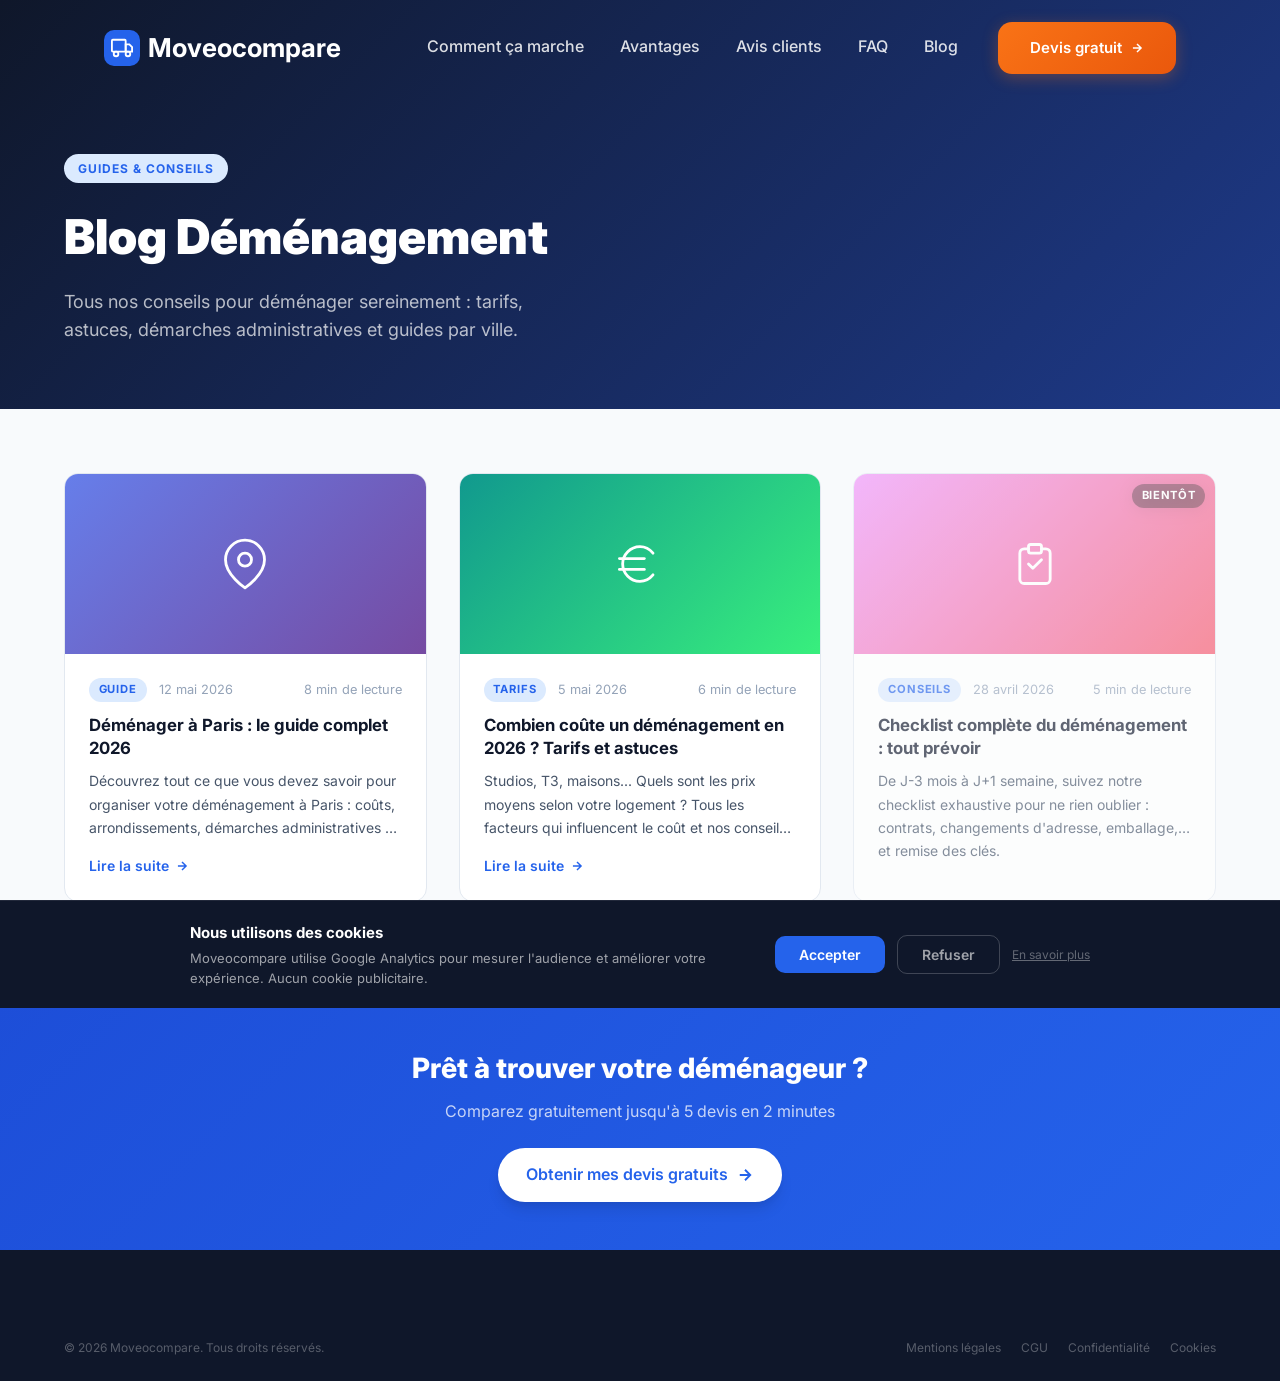
<file: blog.html>
<!DOCTYPE html>
<html lang="fr">
<head>
    <meta charset="UTF-8">
    <meta name="viewport" content="width=device-width, initial-scale=1.0">
    <title>Blog Déménagement — Conseils, tarifs et guides pratiques | Moveocompare</title>
    <meta name="description" content="Conseils d'experts pour réussir votre déménagement : tarifs 2026, checklist administrative, guide Paris et bien plus. Guides gratuits par Moveocompare.">
    <meta name="robots" content="index, follow">
    <link rel="canonical" href="https://moveocompare.fr/blog.html">
    <meta property="og:type"        content="website">
    <meta property="og:url"         content="https://moveocompare.fr/blog.html">
    <meta property="og:title"       content="Blog Déménagement — Conseils et guides pratiques | Moveocompare">
    <meta property="og:description" content="Conseils d'experts pour réussir votre déménagement : tarifs 2026, checklist administrative, guide Paris et bien plus. Guides gratuits par Moveocompare.">
    <meta property="og:image"       content="https://moveocompare.fr/assets/logo/og-image.png">
    <meta property="og:site_name"   content="Moveocompare">
    <meta name="twitter:card"        content="summary_large_image">
    <meta name="twitter:title"       content="Blog Déménagement — Conseils et guides pratiques | Moveocompare">
    <meta name="twitter:description" content="Conseils d'experts pour réussir votre déménagement : tarifs 2026, checklist administrative, guide Paris et bien plus. Guides gratuits par Moveocompare.">
    <meta name="twitter:image"       content="https://moveocompare.fr/assets/logo/og-image.png">
    <link rel="icon" type="image/svg+xml" href="data:image/svg+xml,%3Csvg xmlns='http://www.w3.org/2000/svg' viewBox='0 0 32 32'%3E%3Crect width='32' height='32' rx='6' fill='%232563eb'/%3E%3Crect x='2' y='10' width='16' height='12' rx='1' fill='none' stroke='white' stroke-width='2'/%3E%3Cpolygon points='18 13 22 13 25 16 25 22 18 22 18 13' fill='none' stroke='white' stroke-width='2'/%3E%3Ccircle cx='7' cy='24' r='2.5' fill='white'/%3E%3Ccircle cx='22' cy='24' r='2.5' fill='white'/%3E%3C/svg%3E">

    <link rel="stylesheet" href="css/styles.css">
    <link rel="preconnect" href="https://fonts.googleapis.com">
    <link rel="preconnect" href="https://fonts.gstatic.com" crossorigin>
    <link href="https://fonts.googleapis.com/css2?family=Inter:wght@300;400;500;600;700;800;900&display=swap" rel="stylesheet">
    <style>
        /* Styles spécifiques au blog */
        .blog-hero { background: linear-gradient(135deg, #0f172a 0%, #1e3a8a 100%); padding: calc(90px + 4rem) 0 4rem; color: #fff; }
        .blog-hero h1 { font-size: clamp(2rem, 5vw, 3rem); font-weight: 900; margin-bottom: 0.75rem; }
        .blog-hero p  { font-size: 1.125rem; color: rgba(255,255,255,.7); max-width: 500px; }

        .blog-section { padding: 4rem 0 6rem; background: var(--bg-subtle); }

        .blog-grid { display: grid; grid-template-columns: repeat(3, 1fr); gap: 2rem; }
        @media (max-width: 900px) { .blog-grid { grid-template-columns: 1fr 1fr; } }
        @media (max-width: 580px) { .blog-grid { grid-template-columns: 1fr; } }

        .article-card { background: #fff; border: 1.5px solid var(--color-border); border-radius: 14px; overflow: hidden; text-decoration: none; color: inherit; display: flex; flex-direction: column; transition: box-shadow 0.25s, transform 0.25s; }
        .article-card:hover { box-shadow: 0 20px 40px rgba(0,0,0,.1); transform: translateY(-4px); }

        .article-card__thumb { height: 180px; display: flex; align-items: center; justify-content: center; font-size: 3.5rem; position: relative; overflow: hidden; flex-shrink: 0; }
        .article-card__thumb span { position: relative; z-index: 1; filter: drop-shadow(0 2px 8px rgba(0,0,0,.2)); }

        .article-card__body { padding: 1.5rem; display: flex; flex-direction: column; flex: 1; }

        .article-card__meta { display: flex; align-items: center; gap: 0.75rem; margin-bottom: 0.75rem; }
        .article-card__cat  { font-size: 0.7rem; font-weight: 700; text-transform: uppercase; letter-spacing: .08em; background: var(--color-primary-light); color: var(--color-primary); padding: .2rem .6rem; border-radius: 9999px; }
        .article-card__date { font-size: 0.8rem; color: var(--color-muted); }
        .article-card__read { font-size: 0.8rem; color: var(--color-muted); margin-left: auto; }

        .article-card__title { font-size: 1.05rem; font-weight: 700; color: var(--color-heading); line-height: 1.35; margin-bottom: 0.6rem; }
        .article-card__excerpt { font-size: 0.875rem; color: var(--color-body); line-height: 1.65; flex: 1; display: -webkit-box; -webkit-line-clamp: 3; -webkit-box-orient: vertical; overflow: hidden; }
        .article-card__link { display: inline-flex; align-items: center; gap: 0.4rem; margin-top: 1rem; font-size: 0.875rem; font-weight: 600; color: var(--color-primary); transition: gap 0.2s; }
        .article-card:hover .article-card__link { gap: 0.65rem; }

        .article-card--soon { opacity: 0.65; }
        .article-card--soon:hover { transform: none; box-shadow: none; }

        .blog-cta { background: linear-gradient(135deg, var(--color-primary-dark), var(--color-primary)); padding: 3rem 0; text-align: center; color: #fff; }
        .blog-cta h2 { font-size: 1.75rem; font-weight: 800; margin-bottom: 0.5rem; }
        .blog-cta p  { color: rgba(255,255,255,.75); margin-bottom: 1.5rem; }
    </style>
    <script>
    /* Google Analytics 4 — chargement conditionnel (RGPD) */
    window.dataLayer = window.dataLayer || [];
    function gtag(){dataLayer.push(arguments);}

    function loadGA() {
      if (window.gaLoaded) return;
      window.gaLoaded = true;
      var s = document.createElement('script');
      s.async = true;
      s.src = 'https://www.googletagmanager.com/gtag/js?id=G-2BC8LJBT5D';
      document.head.appendChild(s);
      gtag('js', new Date());
      gtag('config', 'G-2BC8LJBT5D', { anonymize_ip: true });
      /* Google Ads conversion */
      var s2 = document.createElement('script');
      s2.async = true;
      s2.src = 'https://www.googletagmanager.com/gtag/js?id=AW-18203640088';
      document.head.appendChild(s2);
      gtag('config', 'AW-18203640088');
    }
    /* Si déjà accepté lors d'une visite précédente → charge GA immédiatement */
    if (localStorage.getItem('cookieConsent') === 'accepted') { loadGA(); }
    </script>

    <!-- Google tag (gtag.js) — Google Ads AW-18203640088 -->
    <script async src="https://www.googletagmanager.com/gtag/js?id=AW-18203640088"></script>
    <script>
      window.dataLayer = window.dataLayer || [];
      function gtag(){dataLayer.push(arguments);}
      gtag('js', new Date());
      gtag('config', 'AW-18203640088');
    </script>
</head>
<body>

    <!-- ── Header (identique au site principal) ── -->
    <header id="header" class="header">
        <div class="container">
            <div class="header__inner">
                <a href="index.html" class="logo">
                    <div class="logo__icon">
                        <svg width="22" height="22" viewBox="0 0 24 24" fill="none" stroke="currentColor" stroke-width="2">
                            <rect x="1" y="3" width="15" height="13" rx="1"/>
                            <polygon points="16 8 20 8 23 11 23 16 16 16 16 8"/>
                            <circle cx="5.5" cy="18.5" r="2.5"/>
                            <circle cx="18.5" cy="18.5" r="2.5"/>
                        </svg>
                    </div>
                    <span class="logo__text">Moveo<span>compare</span></span>
                </a>
                <nav class="nav" id="nav">
                    <a href="index.html#comment-ca-marche" class="nav__link">Comment ça marche</a>
                    <a href="index.html#avantages" class="nav__link">Avantages</a>
                    <a href="index.html#temoignages" class="nav__link">Avis clients</a>
                    <a href="index.html#faq" class="nav__link">FAQ</a>
                    <a href="blog.html" class="nav__link" aria-current="page" style="color:var(--color-primary)">Blog</a>
                </nav>
                <a href="index.html#comparateur" class="btn btn--primary btn--sm header__cta">
                    Devis gratuit
                    <svg width="14" height="14" viewBox="0 0 24 24" fill="none" stroke="currentColor" stroke-width="2.5"><path d="M5 12h14M12 5l7 7-7 7"/></svg>
                </a>
                <button class="menu-toggle" id="menuToggle" aria-label="Ouvrir le menu" aria-expanded="false">
                    <span></span><span></span><span></span>
                </button>
            </div>
        </div>
    </header>

    <!-- ── Hero blog ── -->
    <section class="blog-hero">
        <div class="container">
            <div class="section-badge" style="margin-bottom:1rem">Guides & Conseils</div>
            <h1>Blog Déménagement</h1>
            <p>Tous nos conseils pour déménager sereinement : tarifs, astuces, démarches administratives et guides par ville.</p>
        </div>
    </section>

    <!-- ── Grille d'articles ── -->
    <section class="blog-section">
        <div class="container">
            <div class="blog-grid" id="blogGrid">
                <!-- Les cartes sont rendues par JS depuis le tableau ARTICLES ci-dessous -->
            </div>
        </div>
    </section>

    <!-- ── CTA ── -->
    <section class="blog-cta">
        <div class="container">
            <h2>Prêt à trouver votre déménageur ?</h2>
            <p>Comparez gratuitement jusqu'à 5 devis en 2 minutes</p>
            <a href="index.html#comparateur" class="btn btn--white btn--lg">
                Obtenir mes devis gratuits
                <svg width="18" height="18" viewBox="0 0 24 24" fill="none" stroke="currentColor" stroke-width="2.5"><path d="M5 12h14M12 5l7 7-7 7"/></svg>
            </a>
        </div>
    </section>

    <!-- ── Footer simplifié ── -->
    <footer class="footer">
        <div class="container">
            <div class="footer__bottom">
                <p>© 2026 Moveocompare. Tous droits réservés.</p>
                <nav class="footer__legal">
                    <a href="mentions-legales.html">Mentions légales</a>
                    <a href="cgu.html">CGU</a>
                    <a href="politique-confidentialite.html">Confidentialité</a>
                    <a href="cookies.html">Cookies</a>
                </nav>
            </div>
        </div>
    </footer>

    <script>
    /* ── Tableau des articles — ajouter de nouveaux articles ici ── */
    /* Icônes SVG (un objet par article, pas d'emojis) */
    const SVG_ICONS = {
      paris:     `<svg width="52" height="52" viewBox="0 0 24 24" fill="none" stroke="white" stroke-width="1.3" stroke-linecap="round" stroke-linejoin="round"><path d="M21 10c0 7-9 13-9 13s-9-6-9-13a9 9 0 0118 0z"/><circle cx="12" cy="10" r="3"/></svg>`,
      tarifs:    `<svg width="52" height="52" viewBox="0 0 24 24" fill="none" stroke="white" stroke-width="1.3" stroke-linecap="round" stroke-linejoin="round"><path d="M18 7C16.5 5.2 14.3 4 12 4C7.6 4 4 7.6 4 12C4 16.4 7.6 20 12 20C14.3 20 16.5 18.8 18 17"/><line x1="2.5" y1="9.5" x2="14" y2="9.5"/><line x1="2.5" y1="14.5" x2="14" y2="14.5"/></svg>`,
      checklist: `<svg width="52" height="52" viewBox="0 0 24 24" fill="none" stroke="white" stroke-width="1.3" stroke-linecap="round" stroke-linejoin="round"><path d="M9 5H7a2 2 0 00-2 2v12a2 2 0 002 2h10a2 2 0 002-2V7a2 2 0 00-2-2h-2"/><rect x="9" y="3" width="6" height="4" rx="1"/><path d="M9 12l2 2 4-4"/></svg>`
    };

    const ARTICLES = [
      {
        title:   "Déménager à Paris : le guide complet 2026",
        excerpt: "Découvrez tout ce que vous devez savoir pour organiser votre déménagement à Paris : coûts, arrondissements, démarches administratives et nos meilleurs conseils pour économiser.",
        date:    "12 mai 2026",
        cat:     "Guide",
        slug:    "blog/demenagement-paris-guide-complet.html",
        icon:    SVG_ICONS.paris,
        bg:      "linear-gradient(135deg, #667eea 0%, #764ba2 100%)",
        time:    "8 min",
        soon:    false
      },
      {
        title:   "Combien coûte un déménagement en 2026 ? Tarifs et astuces",
        excerpt: "Studios, T3, maisons... Quels sont les prix moyens selon votre logement ? Tous les facteurs qui influencent le coût et nos conseils pour payer moins.",
        date:    "5 mai 2026",
        cat:     "Tarifs",
        slug:    "blog/combien-coute-demenagement.html",
        icon:    SVG_ICONS.tarifs,
        bg:      "linear-gradient(135deg, #11998e 0%, #38ef7d 100%)",
        time:    "6 min",
        soon:    false
      },
      {
        title:   "Checklist complète du déménagement : tout prévoir",
        excerpt: "De J-3 mois à J+1 semaine, suivez notre checklist exhaustive pour ne rien oublier : contrats, changements d'adresse, emballage, et remise des clés.",
        date:    "28 avril 2026",
        cat:     "Conseils",
        slug:    "#",
        icon:    SVG_ICONS.checklist,
        bg:      "linear-gradient(135deg, #f093fb 0%, #f5576c 100%)",
        time:    "5 min",
        soon:    true
      }
    ];

    /* ── Rendu des cartes ── */
    const grid = document.getElementById('blogGrid');
    ARTICLES.forEach(a => {
      const card = document.createElement('a');
      card.href      = a.slug;
      card.className = 'article-card' + (a.soon ? ' article-card--soon' : '');
      if (a.soon) card.setAttribute('aria-disabled', 'true');
      card.innerHTML = `
        <div class="article-card__thumb" style="background:${a.bg}">
          ${a.icon}
          ${a.soon ? '<span style="position:absolute;top:10px;right:10px;background:rgba(0,0,0,.4);color:#fff;font-size:.7rem;font-weight:700;padding:.2rem .6rem;border-radius:9999px;letter-spacing:.06em">BIENTÔT</span>' : ''}
        </div>
        <div class="article-card__body">
          <div class="article-card__meta">
            <span class="article-card__cat">${a.cat}</span>
            <span class="article-card__date">${a.date}</span>
            <span class="article-card__read">${a.time} de lecture</span>
          </div>
          <h2 class="article-card__title">${a.title}</h2>
          <p class="article-card__excerpt">${a.excerpt}</p>
          ${!a.soon ? `<span class="article-card__link">Lire la suite <svg width="14" height="14" viewBox="0 0 24 24" fill="none" stroke="currentColor" stroke-width="2.5"><path d="M5 12h14M12 5l7 7-7 7"/></svg></span>` : ''}
        </div>
      `;
      grid.appendChild(card);
    });

    /* ── Header scroll ── */
    const header = document.getElementById('header');
    window.addEventListener('scroll', () => header.classList.toggle('scrolled', window.scrollY > 60), { passive:true });

    /* Menu mobile géré par initMobileMenu() dans js/main.js */
    </script>

    <!-- Bandeau consentement cookies RGPD -->
    <div class="cookie-banner" id="cookieBanner">
      <div class="cookie-banner__content">
        <div class="cookie-banner__text">
          <strong>Nous utilisons des cookies</strong>
          <p>Moveocompare utilise Google Analytics pour mesurer l'audience et améliorer votre expérience. Aucun cookie publicitaire.</p>
        </div>
        <div class="cookie-banner__actions">
          <button class="cookie-btn cookie-btn--accept" id="cookieAccept">Accepter</button>
          <button class="cookie-btn cookie-btn--refuse" id="cookieRefuse">Refuser</button>
          <a href="cookies.html" class="cookie-banner__link">En savoir plus</a>
        </div>
      </div>
    </div>
    <script>
    (function() {
      var consent = localStorage.getItem('cookieConsent');
      var banner  = document.getElementById('cookieBanner');
      if (!banner) return;
      if (!consent) { setTimeout(function() { banner.classList.add('visible'); }, 1500); }
      var a = document.getElementById('cookieAccept');
      var r = document.getElementById('cookieRefuse');
      if (a) a.addEventListener('click', function() {
        localStorage.setItem('cookieConsent', 'accepted');
        banner.classList.remove('visible');
        if (typeof loadGA === 'function') loadGA();
      });
      if (r) r.addEventListener('click', function() {
        localStorage.setItem('cookieConsent', 'refused');
        banner.classList.remove('visible');
      });
    })();
    </script>
</body>
</html>
</file>
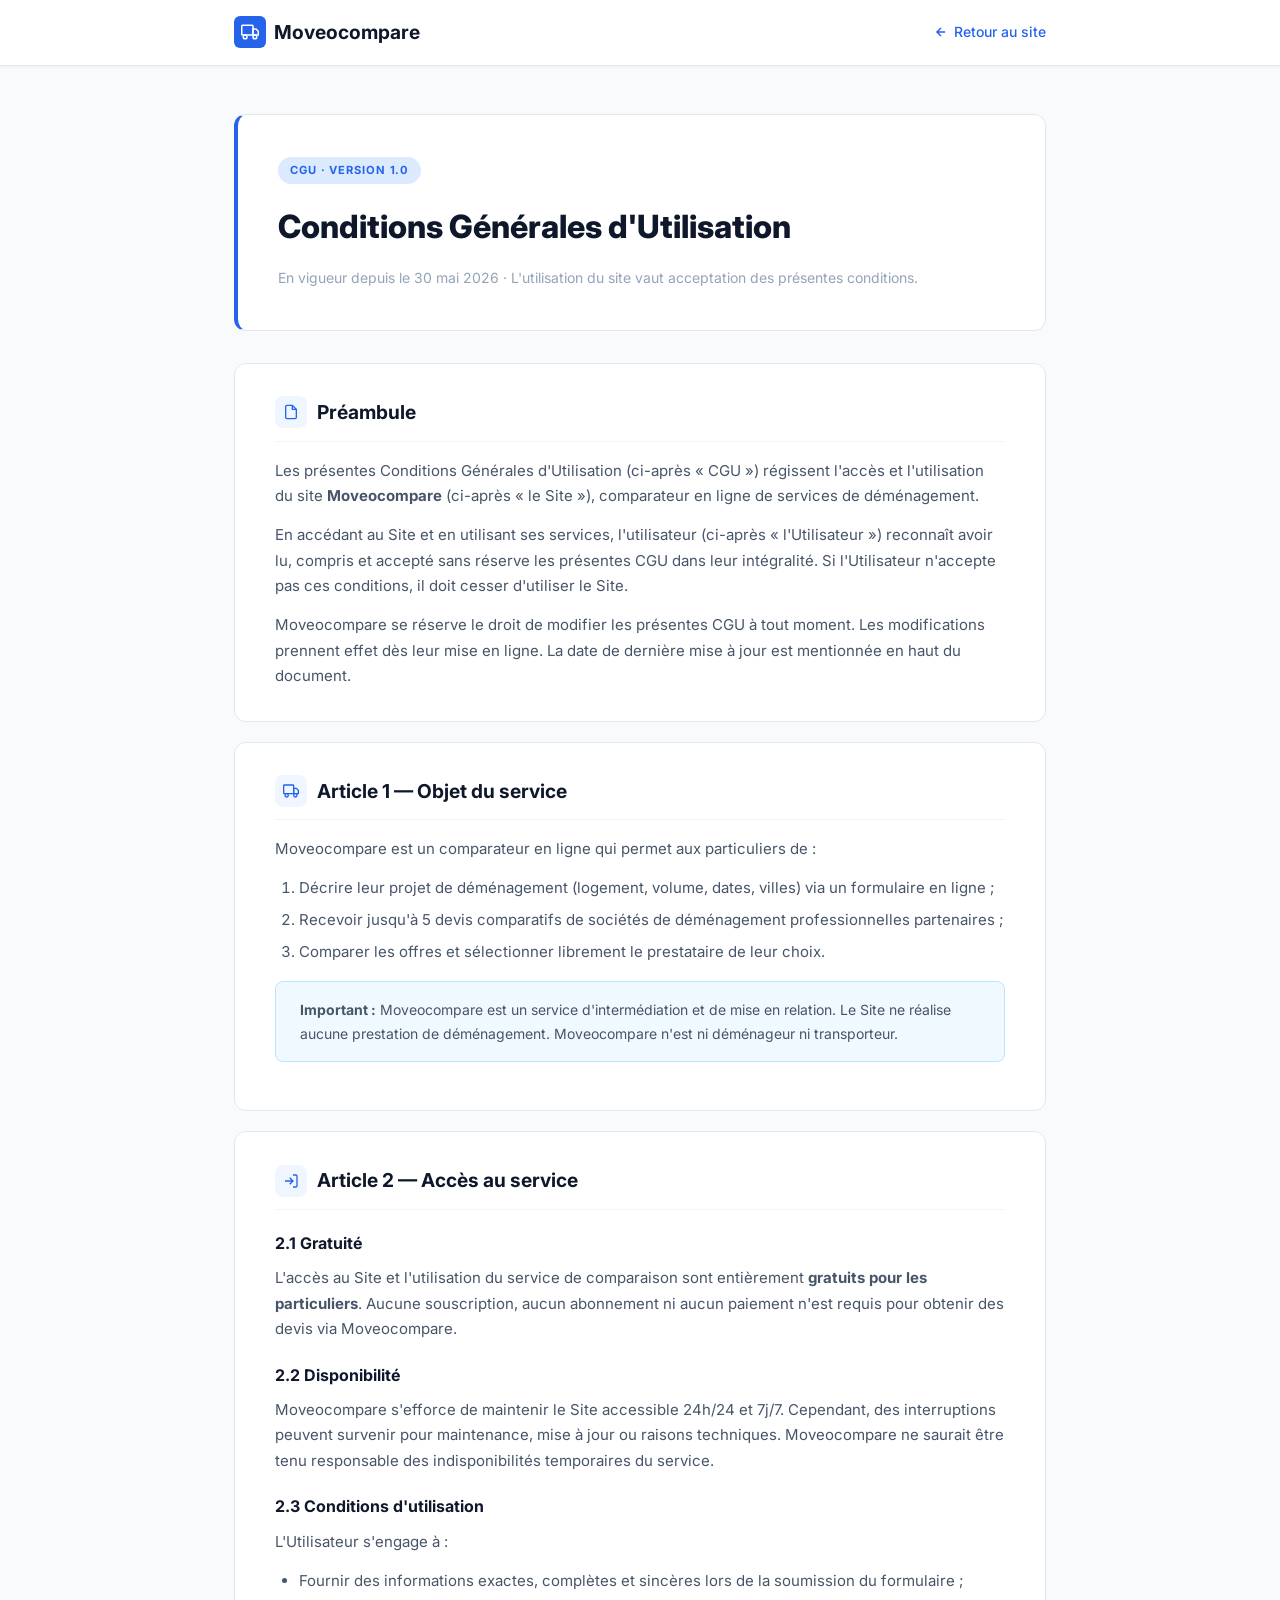
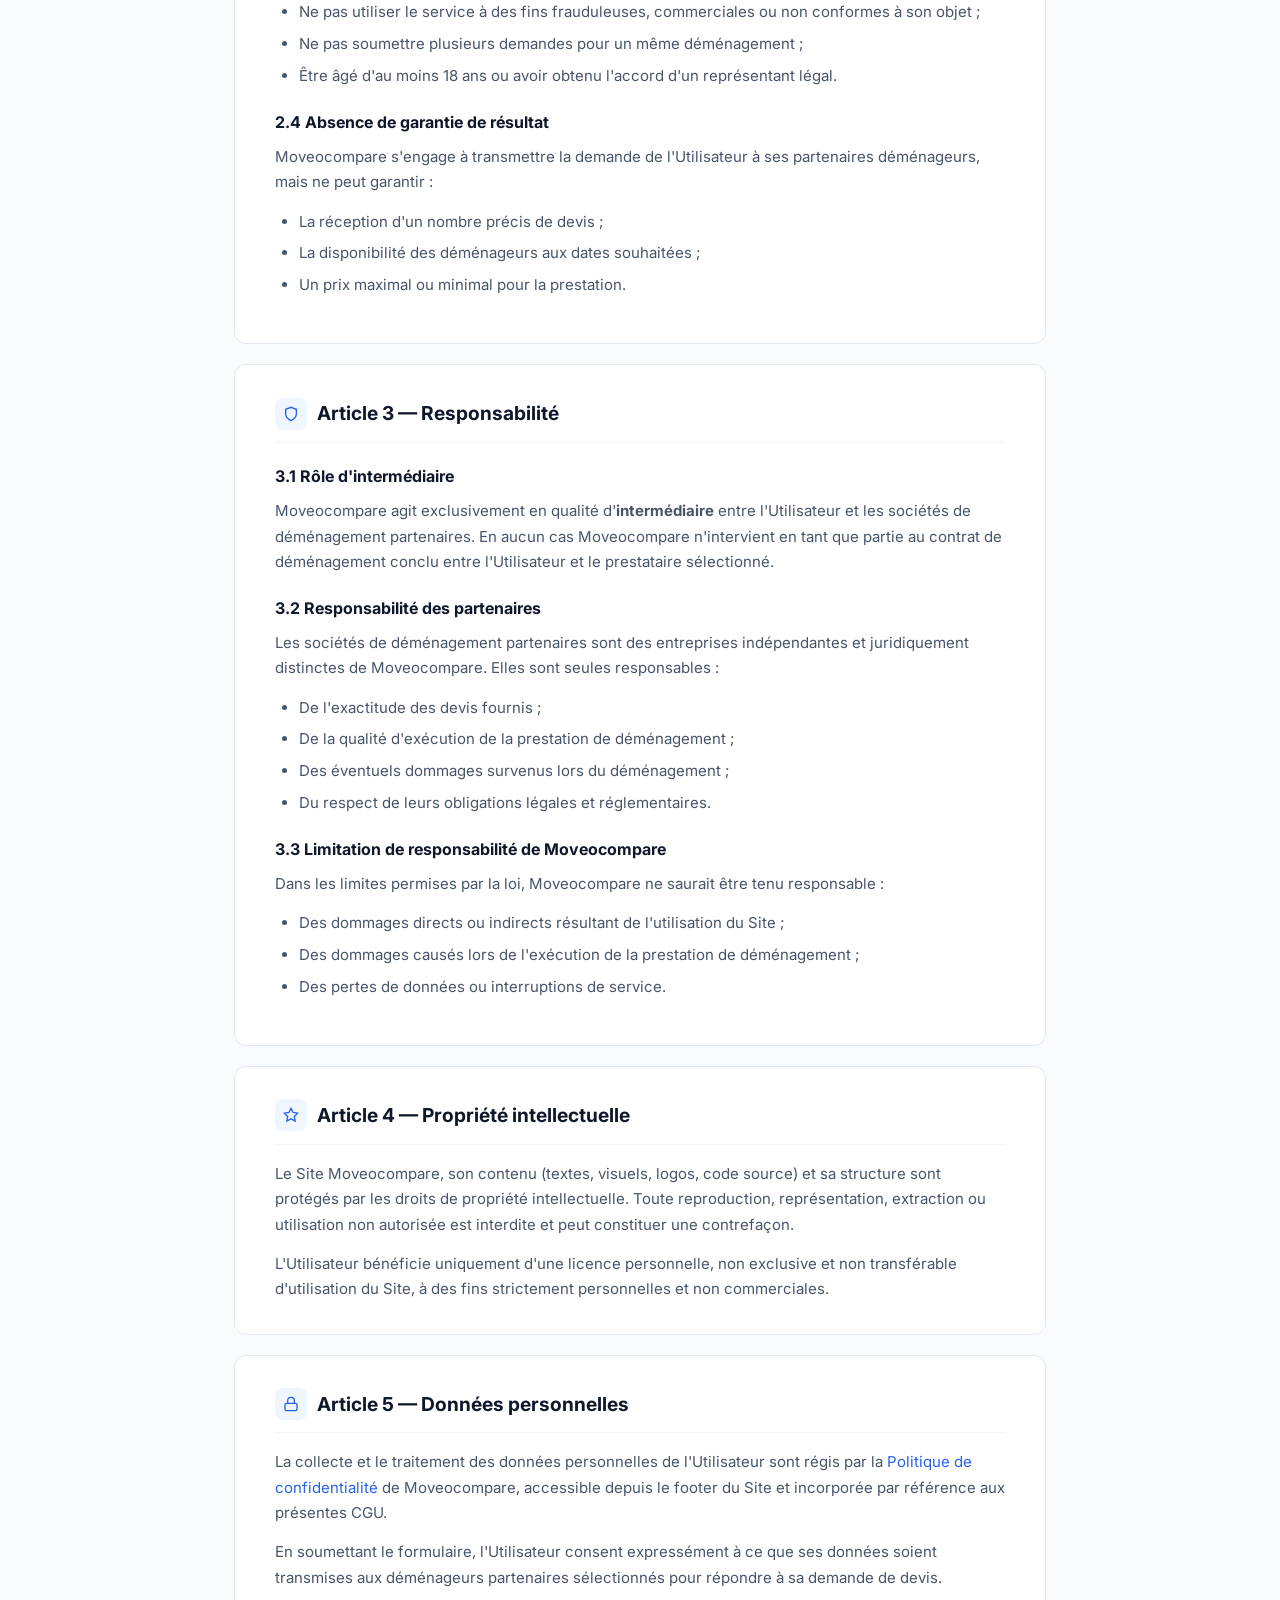
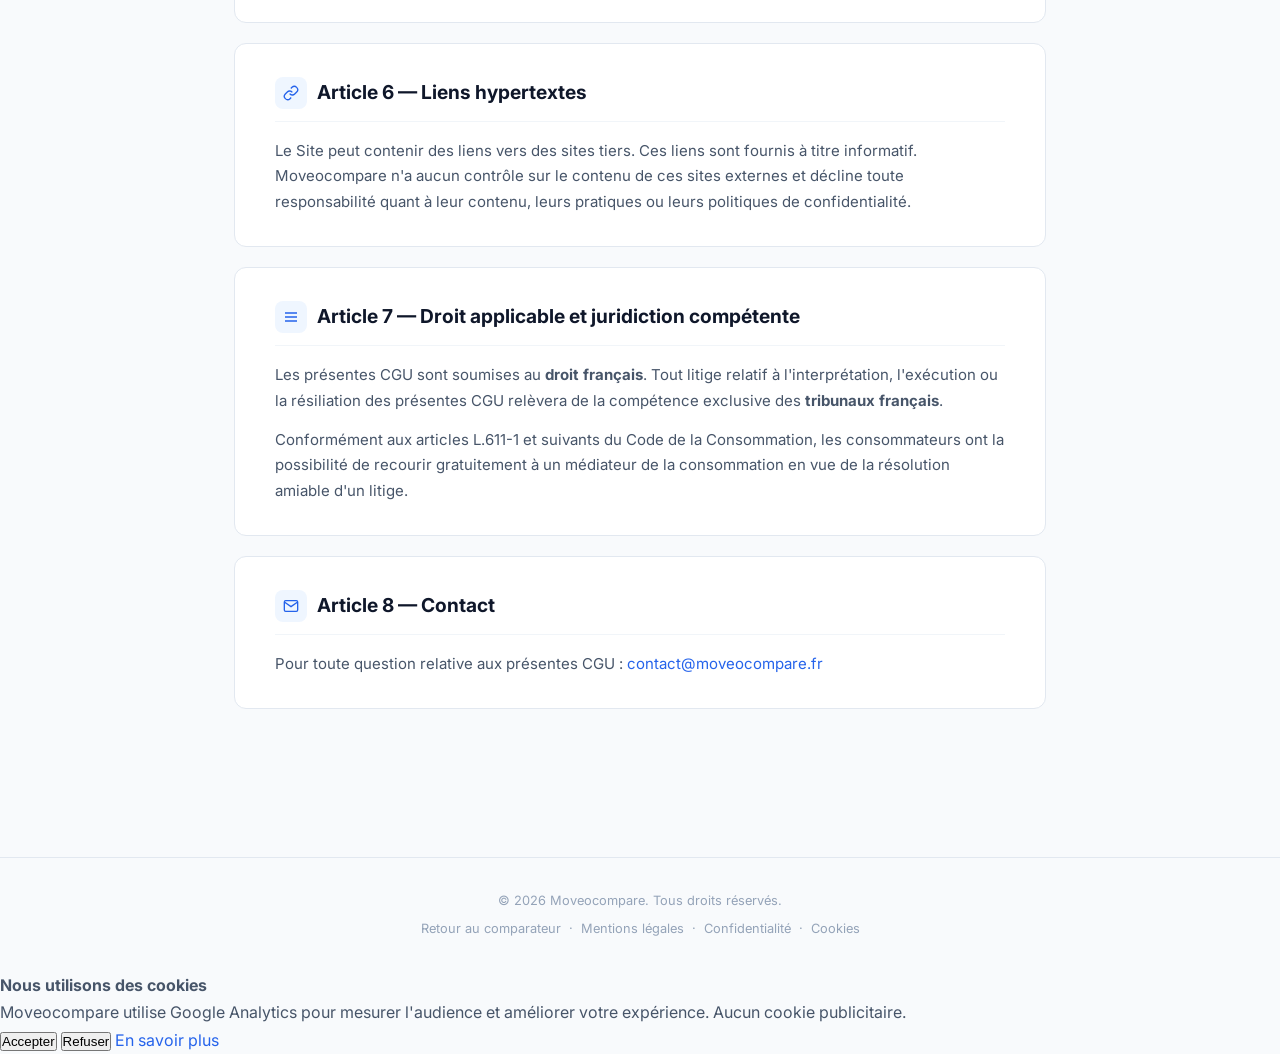
<file: cgu.html>
<!DOCTYPE html>
<html lang="fr">
<head>
    <meta charset="UTF-8">
    <meta name="viewport" content="width=device-width, initial-scale=1.0">
    <title>Conditions Générales d'Utilisation — Moveocompare</title>
    <meta name="description" content="Conditions générales d'utilisation du comparateur de déménagement Moveocompare. Service gratuit de mise en relation avec des déménageurs certifiés.">
    <meta name="robots" content="noindex, follow">
    <link rel="canonical" href="https://moveocompare.fr/cgu.html">
    <meta property="og:type"        content="website">
    <meta property="og:url"         content="https://moveocompare.fr/cgu.html">
    <meta property="og:title"       content="CGU — Moveocompare">
    <meta property="og:description" content="Conditions générales d'utilisation du comparateur de déménagement Moveocompare. Service gratuit de mise en relation avec des déménageurs certifiés.">
    <meta property="og:image"       content="https://moveocompare.fr/assets/logo/og-image.png">
    <meta property="og:site_name"   content="Moveocompare">
    <meta name="twitter:card"        content="summary_large_image">
    <meta name="twitter:title"       content="CGU — Moveocompare">
    <meta name="twitter:description" content="Conditions générales d'utilisation du comparateur de déménagement Moveocompare. Service gratuit de mise en relation avec des déménageurs certifiés.">
    <meta name="twitter:image"       content="https://moveocompare.fr/assets/logo/og-image.png">
    <link rel="icon" type="image/svg+xml" href="data:image/svg+xml,%3Csvg xmlns='http://www.w3.org/2000/svg' viewBox='0 0 32 32'%3E%3Crect width='32' height='32' rx='6' fill='%232563eb'/%3E%3Crect x='2' y='10' width='16' height='12' rx='1' fill='none' stroke='white' stroke-width='2'/%3E%3Cpolygon points='18 13 22 13 25 16 25 22 18 22 18 13' fill='none' stroke='white' stroke-width='2'/%3E%3Ccircle cx='7' cy='24' r='2.5' fill='white'/%3E%3Ccircle cx='22' cy='24' r='2.5' fill='white'/%3E%3C/svg%3E">

    <link rel="preconnect" href="https://fonts.googleapis.com">
    <link rel="preconnect" href="https://fonts.gstatic.com" crossorigin>
    <link href="https://fonts.googleapis.com/css2?family=Inter:wght@300;400;500;600;700;800&display=swap" rel="stylesheet">
    <style>
        *, *::before, *::after { box-sizing: border-box; margin: 0; padding: 0; }
        html { font-size: 16px; scroll-behavior: smooth; }
        body { font-family: 'Inter', system-ui, sans-serif; font-size: 1rem; line-height: 1.7; color: #475569; background: #f8fafc; -webkit-font-smoothing: antialiased; }
        a { color: #2563eb; text-decoration: none; }
        a:hover { text-decoration: underline; }
        ul, ol { padding-left: 1.5rem; }

        .site-header { background: #fff; border-bottom: 1px solid #e2e8f0; padding: 1rem 0; position: sticky; top: 0; z-index: 100; box-shadow: 0 1px 3px rgba(0,0,0,.06); }
        .site-header .inner { max-width: 860px; margin: 0 auto; padding: 0 1.5rem; display: flex; align-items: center; justify-content: space-between; gap: 1rem; }
        .logo { display: flex; align-items: center; gap: .5rem; font-size: 1.2rem; font-weight: 700; color: #0f172a; text-decoration: none; }
        .logo__icon { width: 32px; height: 32px; background: #2563eb; color: #fff; border-radius: 6px; display: flex; align-items: center; justify-content: center; }
        .logo__text strong { color: #2563eb; }
        .back-link { font-size: .875rem; font-weight: 500; color: #2563eb; display: flex; align-items: center; gap: .375rem; }

        .page-wrap { max-width: 860px; margin: 3rem auto; padding: 0 1.5rem 5rem; }
        .page-header { background: #fff; border: 1px solid #e2e8f0; border-radius: 12px; padding: 2.5rem; margin-bottom: 2rem; border-left: 4px solid #2563eb; }
        .page-header__badge { display: inline-block; background: #dbeafe; color: #2563eb; font-size: .7rem; font-weight: 700; text-transform: uppercase; letter-spacing: .08em; padding: .25rem .75rem; border-radius: 9999px; margin-bottom: 1rem; }
        .page-header h1 { font-size: clamp(1.5rem, 4vw, 2rem); font-weight: 800; color: #0f172a; margin-bottom: .75rem; }
        .page-header__meta { font-size: .875rem; color: #94a3b8; }

        .section { background: #fff; border: 1px solid #e2e8f0; border-radius: 12px; padding: 2rem 2.5rem; margin-bottom: 1.25rem; }
        .section h2 { font-size: 1.2rem; font-weight: 700; color: #0f172a; margin-bottom: 1rem; padding-bottom: .75rem; border-bottom: 1px solid #f1f5f9; display: flex; align-items: center; gap: .6rem; }
        .section h2 .ico { width: 32px; height: 32px; background: #eff6ff; color: #2563eb; border-radius: 8px; display: flex; align-items: center; justify-content: center; flex-shrink: 0; }
        .section p { margin-bottom: .85rem; font-size: .9375rem; }
        .section p:last-child { margin-bottom: 0; }
        .section ul, .section ol { font-size: .9375rem; margin-bottom: .85rem; }
        .section li { margin-bottom: .4rem; }
        .section h3 { font-size: 1rem; font-weight: 700; color: #0f172a; margin: 1.25rem 0 .5rem; }

        .highlight-box { background: #f0f9ff; border: 1px solid #bae6fd; border-radius: 8px; padding: 1rem 1.5rem; margin: 1rem 0; font-size: .875rem; }

        .page-footer { text-align: center; font-size: .8rem; color: #94a3b8; padding: 2rem 0; border-top: 1px solid #e2e8f0; margin-top: 3rem; }
        .page-footer a { color: #94a3b8; }
    </style>
    <script>
    /* Google Analytics 4 — chargement conditionnel (RGPD) */
    window.dataLayer = window.dataLayer || [];
    function gtag(){dataLayer.push(arguments);}

    function loadGA() {
      if (window.gaLoaded) return;
      window.gaLoaded = true;
      var s = document.createElement('script');
      s.async = true;
      s.src = 'https://www.googletagmanager.com/gtag/js?id=G-2BC8LJBT5D';
      document.head.appendChild(s);
      gtag('js', new Date());
      gtag('config', 'G-2BC8LJBT5D', { anonymize_ip: true });
      /* Google Ads conversion */
      var s2 = document.createElement('script');
      s2.async = true;
      s2.src = 'https://www.googletagmanager.com/gtag/js?id=AW-18203640088';
      document.head.appendChild(s2);
      gtag('config', 'AW-18203640088');
    }
    /* Si déjà accepté lors d'une visite précédente → charge GA immédiatement */
    if (localStorage.getItem('cookieConsent') === 'accepted') { loadGA(); }
    </script>

    <!-- Google tag (gtag.js) — Google Ads AW-18203640088 -->
    <script async src="https://www.googletagmanager.com/gtag/js?id=AW-18203640088"></script>
    <script>
      window.dataLayer = window.dataLayer || [];
      function gtag(){dataLayer.push(arguments);}
      gtag('js', new Date());
      gtag('config', 'AW-18203640088');
    </script>
</head>
<body>

    <header class="site-header">
        <div class="inner">
            <a href="index.html" class="logo">
                <div class="logo__icon">
                    <svg width="18" height="18" viewBox="0 0 24 24" fill="none" stroke="currentColor" stroke-width="2">
                        <rect x="1" y="3" width="15" height="13" rx="1"/>
                        <polygon points="16 8 20 8 23 11 23 16 16 16 16 8"/>
                        <circle cx="5.5" cy="18.5" r="2.5"/>
                        <circle cx="18.5" cy="18.5" r="2.5"/>
                    </svg>
                </div>
                <span class="logo__text">Moveo<span>compare</span></span>
            </a>
            <a href="index.html" class="back-link">
                <svg width="14" height="14" viewBox="0 0 24 24" fill="none" stroke="currentColor" stroke-width="2.5"><path d="M19 12H5M12 19l-7-7 7-7"/></svg>
                Retour au site
            </a>
        </div>
    </header>

    <main class="page-wrap">

        <div class="page-header">
            <div class="page-header__badge">CGU · Version 1.0</div>
            <h1>Conditions Générales d'Utilisation</h1>
            <p class="page-header__meta">En vigueur depuis le 30 mai 2026 · L'utilisation du site vaut acceptation des présentes conditions.</p>
        </div>

        <!-- Préambule -->
        <div class="section">
            <h2>
                <div class="ico">
                    <svg width="16" height="16" viewBox="0 0 24 24" fill="none" stroke="currentColor" stroke-width="2"><path d="M14 2H6a2 2 0 00-2 2v16a2 2 0 002 2h12a2 2 0 002-2V8z"/><polyline points="14 2 14 8 20 8"/></svg>
                </div>
                Préambule
            </h2>
            <p>Les présentes Conditions Générales d'Utilisation (ci-après « CGU ») régissent l'accès et l'utilisation du site <strong>Moveocompare</strong> (ci-après « le Site »), comparateur en ligne de services de déménagement.</p>
            <p>En accédant au Site et en utilisant ses services, l'utilisateur (ci-après « l'Utilisateur ») reconnaît avoir lu, compris et accepté sans réserve les présentes CGU dans leur intégralité. Si l'Utilisateur n'accepte pas ces conditions, il doit cesser d'utiliser le Site.</p>
            <p>Moveocompare se réserve le droit de modifier les présentes CGU à tout moment. Les modifications prennent effet dès leur mise en ligne. La date de dernière mise à jour est mentionnée en haut du document.</p>
        </div>

        <!-- Objet du service -->
        <div class="section">
            <h2>
                <div class="ico">
                    <svg width="16" height="16" viewBox="0 0 24 24" fill="none" stroke="currentColor" stroke-width="2"><rect x="1" y="3" width="15" height="13" rx="1"/><polygon points="16 8 20 8 23 11 23 16 16 16 16 8"/><circle cx="5.5" cy="18.5" r="2.5"/><circle cx="18.5" cy="18.5" r="2.5"/></svg>
                </div>
                Article 1 — Objet du service
            </h2>
            <p>Moveocompare est un comparateur en ligne qui permet aux particuliers de :</p>
            <ol>
                <li>Décrire leur projet de déménagement (logement, volume, dates, villes) via un formulaire en ligne ;</li>
                <li>Recevoir jusqu'à 5 devis comparatifs de sociétés de déménagement professionnelles partenaires ;</li>
                <li>Comparer les offres et sélectionner librement le prestataire de leur choix.</li>
            </ol>
            <div class="highlight-box">
                <strong>Important :</strong> Moveocompare est un service d'intermédiation et de mise en relation. Le Site ne réalise aucune prestation de déménagement. Moveocompare n'est ni déménageur ni transporteur.
            </div>
        </div>

        <!-- Accès au service -->
        <div class="section">
            <h2>
                <div class="ico">
                    <svg width="16" height="16" viewBox="0 0 24 24" fill="none" stroke="currentColor" stroke-width="2"><path d="M15 3h4a2 2 0 012 2v14a2 2 0 01-2 2h-4M10 17l5-5-5-5M14 12H3"/></svg>
                </div>
                Article 2 — Accès au service
            </h2>
            <h3>2.1 Gratuité</h3>
            <p>L'accès au Site et l'utilisation du service de comparaison sont entièrement <strong>gratuits pour les particuliers</strong>. Aucune souscription, aucun abonnement ni aucun paiement n'est requis pour obtenir des devis via Moveocompare.</p>

            <h3>2.2 Disponibilité</h3>
            <p>Moveocompare s'efforce de maintenir le Site accessible 24h/24 et 7j/7. Cependant, des interruptions peuvent survenir pour maintenance, mise à jour ou raisons techniques. Moveocompare ne saurait être tenu responsable des indisponibilités temporaires du service.</p>

            <h3>2.3 Conditions d'utilisation</h3>
            <p>L'Utilisateur s'engage à :</p>
            <ul>
                <li>Fournir des informations exactes, complètes et sincères lors de la soumission du formulaire ;</li>
                <li>Ne pas utiliser le service à des fins frauduleuses, commerciales ou non conformes à son objet ;</li>
                <li>Ne pas soumettre plusieurs demandes pour un même déménagement ;</li>
                <li>Être âgé d'au moins 18 ans ou avoir obtenu l'accord d'un représentant légal.</li>
            </ul>

            <h3>2.4 Absence de garantie de résultat</h3>
            <p>Moveocompare s'engage à transmettre la demande de l'Utilisateur à ses partenaires déménageurs, mais ne peut garantir :</p>
            <ul>
                <li>La réception d'un nombre précis de devis ;</li>
                <li>La disponibilité des déménageurs aux dates souhaitées ;</li>
                <li>Un prix maximal ou minimal pour la prestation.</li>
            </ul>
        </div>

        <!-- Responsabilité -->
        <div class="section">
            <h2>
                <div class="ico">
                    <svg width="16" height="16" viewBox="0 0 24 24" fill="none" stroke="currentColor" stroke-width="2"><path d="M12 22s8-4 8-10V5l-8-3-8 3v7c0 6 8 10 8 10z"/></svg>
                </div>
                Article 3 — Responsabilité
            </h2>
            <h3>3.1 Rôle d'intermédiaire</h3>
            <p>Moveocompare agit exclusivement en qualité d'<strong>intermédiaire</strong> entre l'Utilisateur et les sociétés de déménagement partenaires. En aucun cas Moveocompare n'intervient en tant que partie au contrat de déménagement conclu entre l'Utilisateur et le prestataire sélectionné.</p>

            <h3>3.2 Responsabilité des partenaires</h3>
            <p>Les sociétés de déménagement partenaires sont des entreprises indépendantes et juridiquement distinctes de Moveocompare. Elles sont seules responsables :</p>
            <ul>
                <li>De l'exactitude des devis fournis ;</li>
                <li>De la qualité d'exécution de la prestation de déménagement ;</li>
                <li>Des éventuels dommages survenus lors du déménagement ;</li>
                <li>Du respect de leurs obligations légales et réglementaires.</li>
            </ul>

            <h3>3.3 Limitation de responsabilité de Moveocompare</h3>
            <p>Dans les limites permises par la loi, Moveocompare ne saurait être tenu responsable :</p>
            <ul>
                <li>Des dommages directs ou indirects résultant de l'utilisation du Site ;</li>
                <li>Des dommages causés lors de l'exécution de la prestation de déménagement ;</li>
                <li>Des pertes de données ou interruptions de service.</li>
            </ul>
        </div>

        <!-- Propriété intellectuelle -->
        <div class="section">
            <h2>
                <div class="ico">
                    <svg width="16" height="16" viewBox="0 0 24 24" fill="none" stroke="currentColor" stroke-width="2"><polygon points="12 2 15.09 8.26 22 9.27 17 14.14 18.18 21.02 12 17.77 5.82 21.02 7 14.14 2 9.27 8.91 8.26 12 2"/></svg>
                </div>
                Article 4 — Propriété intellectuelle
            </h2>
            <p>Le Site Moveocompare, son contenu (textes, visuels, logos, code source) et sa structure sont protégés par les droits de propriété intellectuelle. Toute reproduction, représentation, extraction ou utilisation non autorisée est interdite et peut constituer une contrefaçon.</p>
            <p>L'Utilisateur bénéficie uniquement d'une licence personnelle, non exclusive et non transférable d'utilisation du Site, à des fins strictement personnelles et non commerciales.</p>
        </div>

        <!-- Données personnelles -->
        <div class="section">
            <h2>
                <div class="ico">
                    <svg width="16" height="16" viewBox="0 0 24 24" fill="none" stroke="currentColor" stroke-width="2"><rect x="3" y="11" width="18" height="11" rx="2"/><path d="M7 11V7a5 5 0 0110 0v4"/></svg>
                </div>
                Article 5 — Données personnelles
            </h2>
            <p>La collecte et le traitement des données personnelles de l'Utilisateur sont régis par la <a href="politique-confidentialite.html">Politique de confidentialité</a> de Moveocompare, accessible depuis le footer du Site et incorporée par référence aux présentes CGU.</p>
            <p>En soumettant le formulaire, l'Utilisateur consent expressément à ce que ses données soient transmises aux déménageurs partenaires sélectionnés pour répondre à sa demande de devis.</p>
        </div>

        <!-- Liens hypertextes -->
        <div class="section">
            <h2>
                <div class="ico">
                    <svg width="16" height="16" viewBox="0 0 24 24" fill="none" stroke="currentColor" stroke-width="2"><path d="M10 13a5 5 0 007.54.54l3-3a5 5 0 00-7.07-7.07l-1.72 1.71"/><path d="M14 11a5 5 0 00-7.54-.54l-3 3a5 5 0 007.07 7.07l1.71-1.71"/></svg>
                </div>
                Article 6 — Liens hypertextes
            </h2>
            <p>Le Site peut contenir des liens vers des sites tiers. Ces liens sont fournis à titre informatif. Moveocompare n'a aucun contrôle sur le contenu de ces sites externes et décline toute responsabilité quant à leur contenu, leurs pratiques ou leurs politiques de confidentialité.</p>
        </div>

        <!-- Droit applicable -->
        <div class="section">
            <h2>
                <div class="ico">
                    <svg width="16" height="16" viewBox="0 0 24 24" fill="none" stroke="currentColor" stroke-width="2"><path d="M3 6h18M3 12h18M3 18h18"/></svg>
                </div>
                Article 7 — Droit applicable et juridiction compétente
            </h2>
            <p>Les présentes CGU sont soumises au <strong>droit français</strong>. Tout litige relatif à l'interprétation, l'exécution ou la résiliation des présentes CGU relèvera de la compétence exclusive des <strong>tribunaux français</strong>.</p>
            <p>Conformément aux articles L.611-1 et suivants du Code de la Consommation, les consommateurs ont la possibilité de recourir gratuitement à un médiateur de la consommation en vue de la résolution amiable d'un litige.</p>
        </div>

        <!-- Contact -->
        <div class="section">
            <h2>
                <div class="ico">
                    <svg width="16" height="16" viewBox="0 0 24 24" fill="none" stroke="currentColor" stroke-width="2"><path d="M4 4h16c1.1 0 2 .9 2 2v12c0 1.1-.9 2-2 2H4c-1.1 0-2-.9-2-2V6c0-1.1.9-2 2-2z"/><polyline points="22,6 12,13 2,6"/></svg>
                </div>
                Article 8 — Contact
            </h2>
            <p>Pour toute question relative aux présentes CGU : <a href="mailto:contact@moveocompare.fr">contact@moveocompare.fr</a></p>
        </div>

    </main>

    <footer class="page-footer">
        <div style="max-width:860px;margin:0 auto;padding:0 1.5rem">
            <p>© 2026 Moveocompare. Tous droits réservés.</p>
            <p style="margin-top:.4rem">
                <a href="index.html">Retour au comparateur</a> &nbsp;·&nbsp;
                <a href="mentions-legales.html">Mentions légales</a> &nbsp;·&nbsp;
                <a href="politique-confidentialite.html">Confidentialité</a> &nbsp;·&nbsp;
                <a href="cookies.html">Cookies</a>
            </p>
        </div>
    </footer>


    <!-- Bandeau consentement cookies RGPD -->
    <div class="cookie-banner" id="cookieBanner">
      <div class="cookie-banner__content">
        <div class="cookie-banner__text">
          <strong>Nous utilisons des cookies</strong>
          <p>Moveocompare utilise Google Analytics pour mesurer l'audience et améliorer votre expérience. Aucun cookie publicitaire.</p>
        </div>
        <div class="cookie-banner__actions">
          <button class="cookie-btn cookie-btn--accept" id="cookieAccept">Accepter</button>
          <button class="cookie-btn cookie-btn--refuse" id="cookieRefuse">Refuser</button>
          <a href="cookies.html" class="cookie-banner__link">En savoir plus</a>
        </div>
      </div>
    </div>
    <script>
    (function() {
      var consent = localStorage.getItem('cookieConsent');
      var banner  = document.getElementById('cookieBanner');
      if (!banner) return;
      if (!consent) { setTimeout(function() { banner.classList.add('visible'); }, 1500); }
      var a = document.getElementById('cookieAccept');
      var r = document.getElementById('cookieRefuse');
      if (a) a.addEventListener('click', function() {
        localStorage.setItem('cookieConsent', 'accepted');
        banner.classList.remove('visible');
        if (typeof loadGA === 'function') loadGA();
      });
      if (r) r.addEventListener('click', function() {
        localStorage.setItem('cookieConsent', 'refused');
        banner.classList.remove('visible');
      });
    })();
    </script>
</body>
</html>
</file>
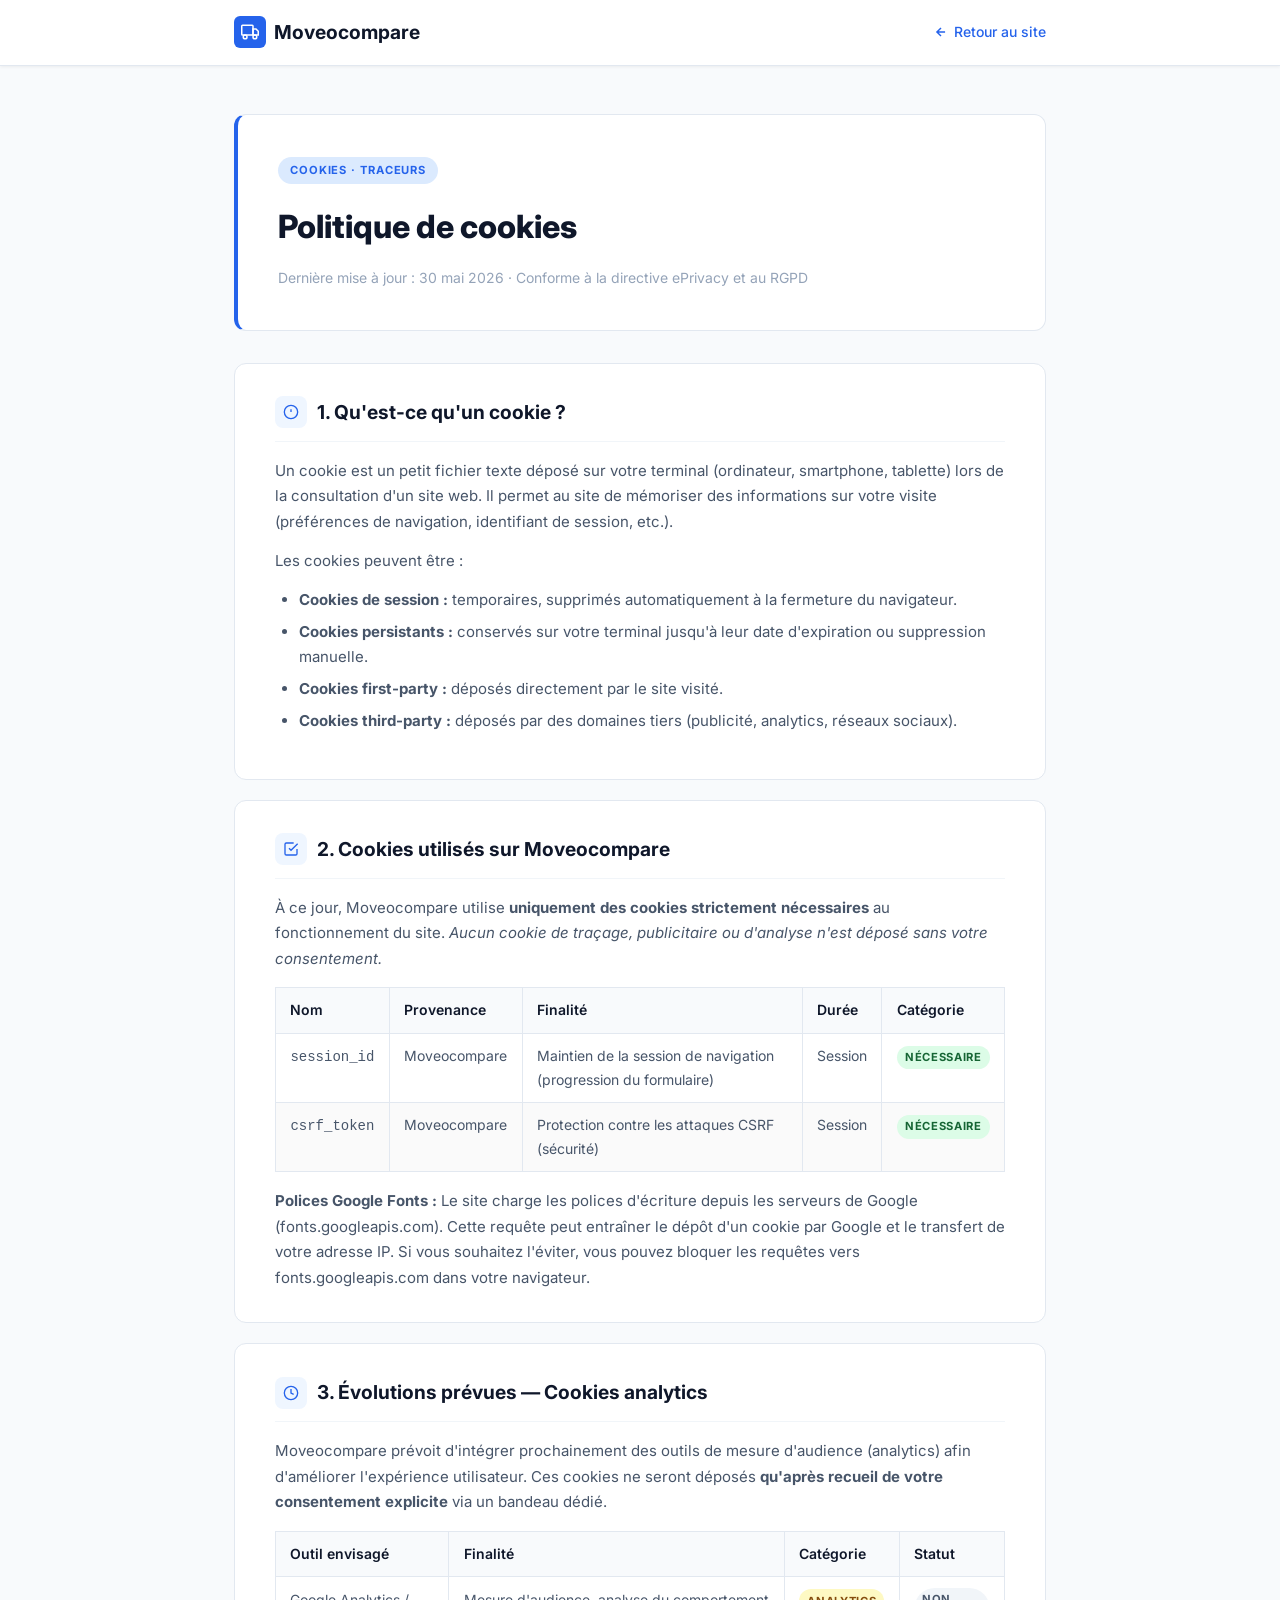
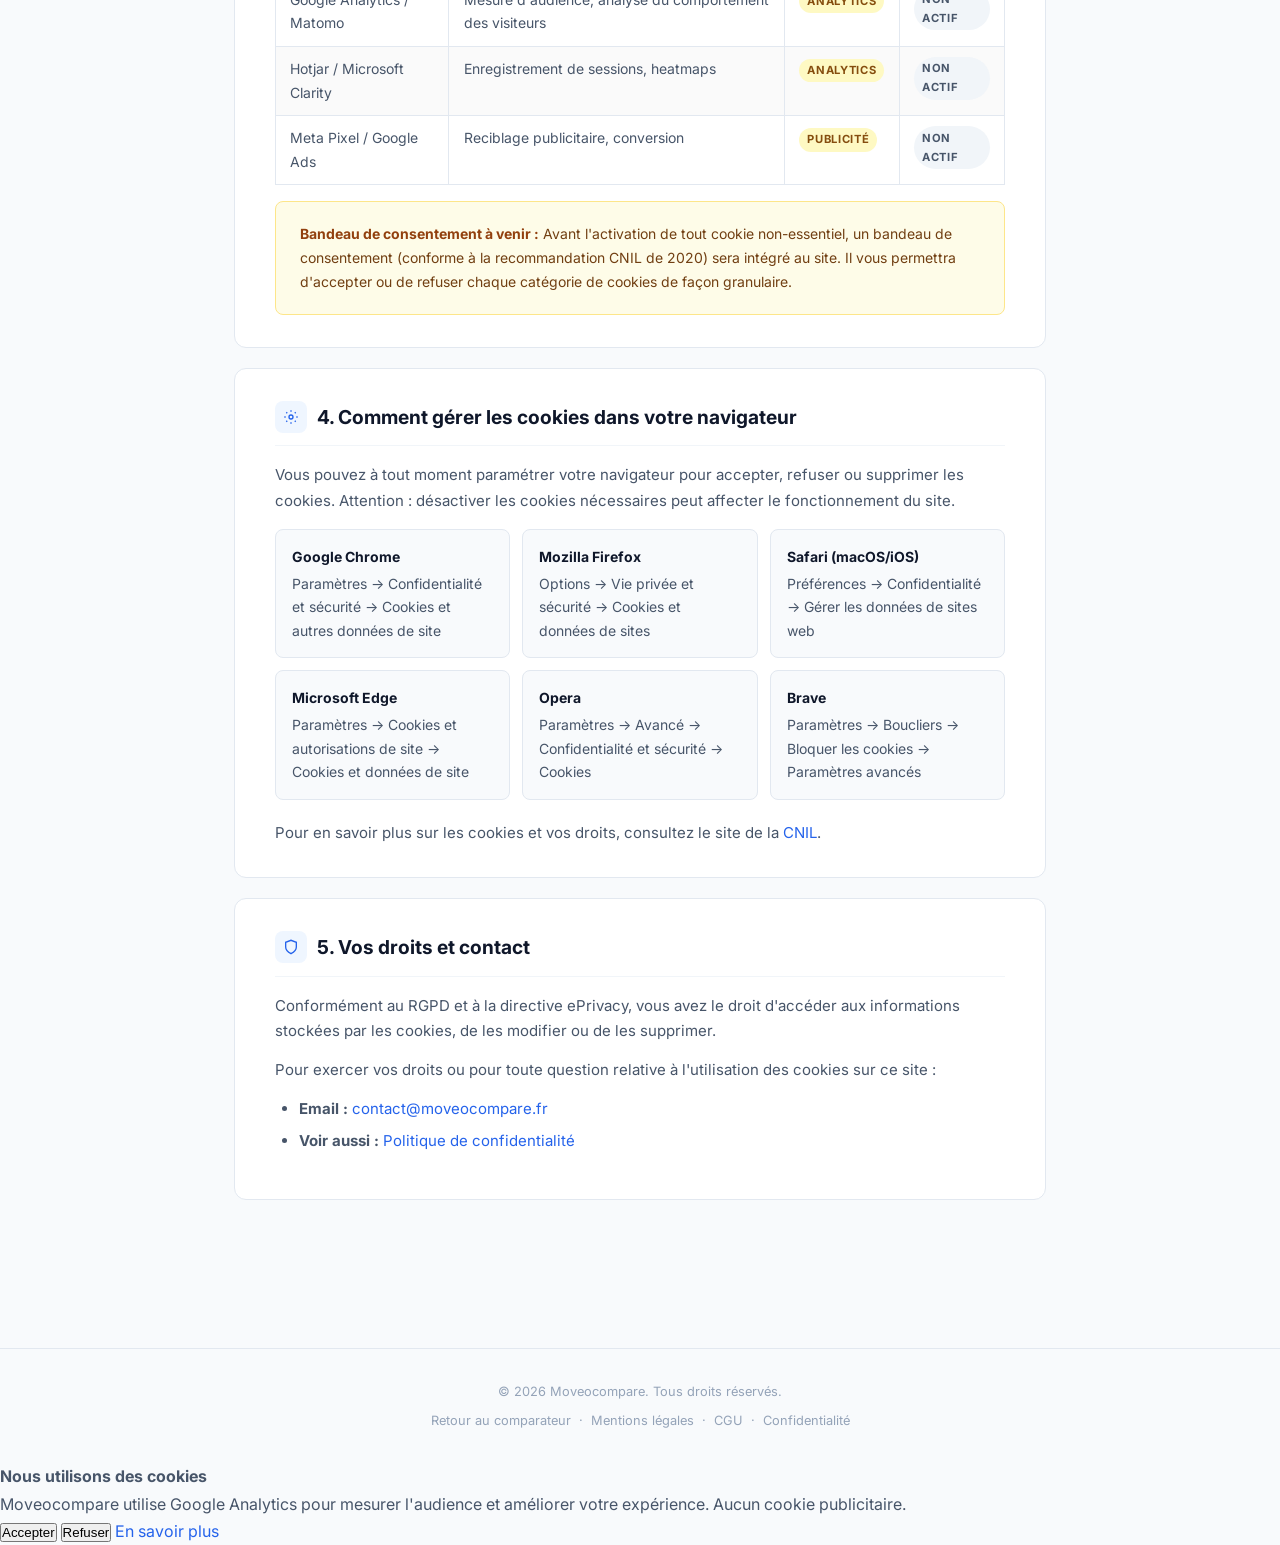
<file: cookies.html>
<!DOCTYPE html>
<html lang="fr">
<head>
    <meta charset="UTF-8">
    <meta name="viewport" content="width=device-width, initial-scale=1.0">
    <title>Politique de cookies — Moveocompare</title>
    <meta name="description" content="Politique de cookies de Moveocompare : cookies utilisés, leur finalité, comment les gérer dans votre navigateur. Conformité RGPD et directive ePrivacy.">
    <meta name="robots" content="noindex, follow">
    <link rel="canonical" href="https://moveocompare.fr/cookies.html">
    <meta property="og:type"        content="website">
    <meta property="og:url"         content="https://moveocompare.fr/cookies.html">
    <meta property="og:title"       content="Politique de cookies — Moveocompare">
    <meta property="og:description" content="Politique de cookies de Moveocompare : cookies utilisés, leur finalité, comment les gérer dans votre navigateur. Conformité RGPD et directive ePrivacy.">
    <meta property="og:image"       content="https://moveocompare.fr/assets/logo/og-image.png">
    <meta property="og:site_name"   content="Moveocompare">
    <meta name="twitter:card"        content="summary_large_image">
    <meta name="twitter:title"       content="Politique de cookies — Moveocompare">
    <meta name="twitter:description" content="Politique de cookies de Moveocompare : cookies utilisés, leur finalité, comment les gérer dans votre navigateur. Conformité RGPD et directive ePrivacy.">
    <meta name="twitter:image"       content="https://moveocompare.fr/assets/logo/og-image.png">
    <link rel="icon" type="image/svg+xml" href="data:image/svg+xml,%3Csvg xmlns='http://www.w3.org/2000/svg' viewBox='0 0 32 32'%3E%3Crect width='32' height='32' rx='6' fill='%232563eb'/%3E%3Crect x='2' y='10' width='16' height='12' rx='1' fill='none' stroke='white' stroke-width='2'/%3E%3Cpolygon points='18 13 22 13 25 16 25 22 18 22 18 13' fill='none' stroke='white' stroke-width='2'/%3E%3Ccircle cx='7' cy='24' r='2.5' fill='white'/%3E%3Ccircle cx='22' cy='24' r='2.5' fill='white'/%3E%3C/svg%3E">

    <link rel="preconnect" href="https://fonts.googleapis.com">
    <link rel="preconnect" href="https://fonts.gstatic.com" crossorigin>
    <link href="https://fonts.googleapis.com/css2?family=Inter:wght@300;400;500;600;700;800&display=swap" rel="stylesheet">
    <style>
        *, *::before, *::after { box-sizing: border-box; margin: 0; padding: 0; }
        html { font-size: 16px; scroll-behavior: smooth; }
        body { font-family: 'Inter', system-ui, sans-serif; font-size: 1rem; line-height: 1.7; color: #475569; background: #f8fafc; -webkit-font-smoothing: antialiased; }
        a { color: #2563eb; text-decoration: none; }
        a:hover { text-decoration: underline; }
        ul { padding-left: 1.5rem; }

        .site-header { background: #fff; border-bottom: 1px solid #e2e8f0; padding: 1rem 0; position: sticky; top: 0; z-index: 100; box-shadow: 0 1px 3px rgba(0,0,0,.06); }
        .site-header .inner { max-width: 860px; margin: 0 auto; padding: 0 1.5rem; display: flex; align-items: center; justify-content: space-between; gap: 1rem; }
        .logo { display: flex; align-items: center; gap: .5rem; font-size: 1.2rem; font-weight: 700; color: #0f172a; text-decoration: none; }
        .logo__icon { width: 32px; height: 32px; background: #2563eb; color: #fff; border-radius: 6px; display: flex; align-items: center; justify-content: center; }
        .logo__text strong { color: #2563eb; }
        .back-link { font-size: .875rem; font-weight: 500; color: #2563eb; display: flex; align-items: center; gap: .375rem; }

        .page-wrap { max-width: 860px; margin: 3rem auto; padding: 0 1.5rem 5rem; }
        .page-header { background: #fff; border: 1px solid #e2e8f0; border-radius: 12px; padding: 2.5rem; margin-bottom: 2rem; border-left: 4px solid #2563eb; }
        .page-header__badge { display: inline-block; background: #dbeafe; color: #2563eb; font-size: .7rem; font-weight: 700; text-transform: uppercase; letter-spacing: .08em; padding: .25rem .75rem; border-radius: 9999px; margin-bottom: 1rem; }
        .page-header h1 { font-size: clamp(1.5rem, 4vw, 2rem); font-weight: 800; color: #0f172a; margin-bottom: .75rem; }
        .page-header__meta { font-size: .875rem; color: #94a3b8; }

        .section { background: #fff; border: 1px solid #e2e8f0; border-radius: 12px; padding: 2rem 2.5rem; margin-bottom: 1.25rem; }
        .section h2 { font-size: 1.2rem; font-weight: 700; color: #0f172a; margin-bottom: 1rem; padding-bottom: .75rem; border-bottom: 1px solid #f1f5f9; display: flex; align-items: center; gap: .6rem; }
        .section h2 .ico { width: 32px; height: 32px; background: #eff6ff; color: #2563eb; border-radius: 8px; display: flex; align-items: center; justify-content: center; flex-shrink: 0; }
        .section p { margin-bottom: .85rem; font-size: .9375rem; }
        .section p:last-child { margin-bottom: 0; }
        .section ul { font-size: .9375rem; margin-bottom: .85rem; }
        .section li { margin-bottom: .4rem; }
        .section h3 { font-size: 1rem; font-weight: 700; color: #0f172a; margin: 1.25rem 0 .5rem; }

        /* Tableau des cookies */
        .cookie-table { width: 100%; border-collapse: collapse; font-size: .875rem; margin: 1rem 0; }
        .cookie-table th { background: #f8fafc; font-weight: 600; color: #0f172a; text-align: left; padding: .65rem .9rem; border: 1px solid #e2e8f0; }
        .cookie-table td { padding: .65rem .9rem; border: 1px solid #e2e8f0; vertical-align: top; }
        .cookie-table tr:nth-child(even) td { background: #fafafa; }

        /* Badge de statut */
        .badge { display: inline-block; font-size: .7rem; font-weight: 700; text-transform: uppercase; letter-spacing: .06em; padding: .15rem .5rem; border-radius: 9999px; }
        .badge--green  { background: #dcfce7; color: #166534; }
        .badge--yellow { background: #fef9c3; color: #854d0e; }
        .badge--gray   { background: #f1f5f9; color: #475569; }

        /* Encadré futur bandeau */
        .future-box { background: #fefce8; border: 1px solid #fde68a; border-radius: 8px; padding: 1.25rem 1.5rem; margin-top: 1rem; font-size: .875rem; color: #713f12; }
        .future-box strong { color: #92400e; }

        /* Instructions navigateur */
        .browser-list { display: grid; grid-template-columns: repeat(auto-fit, minmax(200px, 1fr)); gap: .75rem; margin-top: 1rem; }
        .browser-item { background: #f8fafc; border: 1px solid #e2e8f0; border-radius: 8px; padding: .9rem 1rem; font-size: .875rem; }
        .browser-item strong { display: block; color: #0f172a; margin-bottom: .2rem; }

        .page-footer { text-align: center; font-size: .8rem; color: #94a3b8; padding: 2rem 0; border-top: 1px solid #e2e8f0; margin-top: 3rem; }
        .page-footer a { color: #94a3b8; }
    </style>
    <script>
    /* Google Analytics 4 — chargement conditionnel (RGPD) */
    window.dataLayer = window.dataLayer || [];
    function gtag(){dataLayer.push(arguments);}

    function loadGA() {
      if (window.gaLoaded) return;
      window.gaLoaded = true;
      var s = document.createElement('script');
      s.async = true;
      s.src = 'https://www.googletagmanager.com/gtag/js?id=G-2BC8LJBT5D';
      document.head.appendChild(s);
      gtag('js', new Date());
      gtag('config', 'G-2BC8LJBT5D', { anonymize_ip: true });
      /* Google Ads conversion */
      var s2 = document.createElement('script');
      s2.async = true;
      s2.src = 'https://www.googletagmanager.com/gtag/js?id=AW-18203640088';
      document.head.appendChild(s2);
      gtag('config', 'AW-18203640088');
    }
    /* Si déjà accepté lors d'une visite précédente → charge GA immédiatement */
    if (localStorage.getItem('cookieConsent') === 'accepted') { loadGA(); }
    </script>

    <!-- Google tag (gtag.js) — Google Ads AW-18203640088 -->
    <script async src="https://www.googletagmanager.com/gtag/js?id=AW-18203640088"></script>
    <script>
      window.dataLayer = window.dataLayer || [];
      function gtag(){dataLayer.push(arguments);}
      gtag('js', new Date());
      gtag('config', 'AW-18203640088');
    </script>
</head>
<body>

    <header class="site-header">
        <div class="inner">
            <a href="index.html" class="logo">
                <div class="logo__icon">
                    <svg width="18" height="18" viewBox="0 0 24 24" fill="none" stroke="currentColor" stroke-width="2">
                        <rect x="1" y="3" width="15" height="13" rx="1"/>
                        <polygon points="16 8 20 8 23 11 23 16 16 16 16 8"/>
                        <circle cx="5.5" cy="18.5" r="2.5"/>
                        <circle cx="18.5" cy="18.5" r="2.5"/>
                    </svg>
                </div>
                <span class="logo__text">Moveo<span>compare</span></span>
            </a>
            <a href="index.html" class="back-link">
                <svg width="14" height="14" viewBox="0 0 24 24" fill="none" stroke="currentColor" stroke-width="2.5"><path d="M19 12H5M12 19l-7-7 7-7"/></svg>
                Retour au site
            </a>
        </div>
    </header>

    <main class="page-wrap">

        <div class="page-header">
            <div class="page-header__badge">Cookies · Traceurs</div>
            <h1>Politique de cookies</h1>
            <p class="page-header__meta">Dernière mise à jour : 30 mai 2026 · Conforme à la directive ePrivacy et au RGPD</p>
        </div>

        <!-- 1. Qu'est-ce qu'un cookie ? -->
        <div class="section">
            <h2>
                <div class="ico">
                    <svg width="16" height="16" viewBox="0 0 24 24" fill="none" stroke="currentColor" stroke-width="2"><circle cx="12" cy="12" r="10"/><line x1="12" y1="8" x2="12" y2="12"/><line x1="12" y1="16" x2="12.01" y2="16"/></svg>
                </div>
                1. Qu'est-ce qu'un cookie ?
            </h2>
            <p>Un cookie est un petit fichier texte déposé sur votre terminal (ordinateur, smartphone, tablette) lors de la consultation d'un site web. Il permet au site de mémoriser des informations sur votre visite (préférences de navigation, identifiant de session, etc.).</p>
            <p>Les cookies peuvent être :</p>
            <ul>
                <li><strong>Cookies de session :</strong> temporaires, supprimés automatiquement à la fermeture du navigateur.</li>
                <li><strong>Cookies persistants :</strong> conservés sur votre terminal jusqu'à leur date d'expiration ou suppression manuelle.</li>
                <li><strong>Cookies first-party :</strong> déposés directement par le site visité.</li>
                <li><strong>Cookies third-party :</strong> déposés par des domaines tiers (publicité, analytics, réseaux sociaux).</li>
            </ul>
        </div>

        <!-- 2. Cookies utilisés actuellement -->
        <div class="section">
            <h2>
                <div class="ico">
                    <svg width="16" height="16" viewBox="0 0 24 24" fill="none" stroke="currentColor" stroke-width="2"><path d="M9 11l3 3L22 4"/><path d="M21 12v7a2 2 0 01-2 2H5a2 2 0 01-2-2V5a2 2 0 012-2h11"/></svg>
                </div>
                2. Cookies utilisés sur Moveocompare
            </h2>
            <p>À ce jour, Moveocompare utilise <strong>uniquement des cookies strictement nécessaires</strong> au fonctionnement du site. <em>Aucun cookie de traçage, publicitaire ou d'analyse n'est déposé sans votre consentement.</em></p>

            <table class="cookie-table">
                <thead>
                    <tr>
                        <th>Nom</th>
                        <th>Provenance</th>
                        <th>Finalité</th>
                        <th>Durée</th>
                        <th>Catégorie</th>
                    </tr>
                </thead>
                <tbody>
                    <tr>
                        <td><code>session_id</code></td>
                        <td>Moveocompare</td>
                        <td>Maintien de la session de navigation (progression du formulaire)</td>
                        <td>Session</td>
                        <td><span class="badge badge--green">Nécessaire</span></td>
                    </tr>
                    <tr>
                        <td><code>csrf_token</code></td>
                        <td>Moveocompare</td>
                        <td>Protection contre les attaques CSRF (sécurité)</td>
                        <td>Session</td>
                        <td><span class="badge badge--green">Nécessaire</span></td>
                    </tr>
                </tbody>
            </table>

            <p><strong>Polices Google Fonts :</strong> Le site charge les polices d'écriture depuis les serveurs de Google (fonts.googleapis.com). Cette requête peut entraîner le dépôt d'un cookie par Google et le transfert de votre adresse IP. Si vous souhaitez l'éviter, vous pouvez bloquer les requêtes vers fonts.googleapis.com dans votre navigateur.</p>
        </div>

        <!-- 3. Cookies futurs prévus -->
        <div class="section">
            <h2>
                <div class="ico">
                    <svg width="16" height="16" viewBox="0 0 24 24" fill="none" stroke="currentColor" stroke-width="2"><circle cx="12" cy="12" r="10"/><polyline points="12 6 12 12 16 14"/></svg>
                </div>
                3. Évolutions prévues — Cookies analytics
            </h2>
            <p>Moveocompare prévoit d'intégrer prochainement des outils de mesure d'audience (analytics) afin d'améliorer l'expérience utilisateur. Ces cookies ne seront déposés <strong>qu'après recueil de votre consentement explicite</strong> via un bandeau dédié.</p>

            <table class="cookie-table">
                <thead>
                    <tr>
                        <th>Outil envisagé</th>
                        <th>Finalité</th>
                        <th>Catégorie</th>
                        <th>Statut</th>
                    </tr>
                </thead>
                <tbody>
                    <tr>
                        <td>Google Analytics / Matomo</td>
                        <td>Mesure d'audience, analyse du comportement des visiteurs</td>
                        <td><span class="badge badge--yellow">Analytics</span></td>
                        <td><span class="badge badge--gray">Non actif</span></td>
                    </tr>
                    <tr>
                        <td>Hotjar / Microsoft Clarity</td>
                        <td>Enregistrement de sessions, heatmaps</td>
                        <td><span class="badge badge--yellow">Analytics</span></td>
                        <td><span class="badge badge--gray">Non actif</span></td>
                    </tr>
                    <tr>
                        <td>Meta Pixel / Google Ads</td>
                        <td>Reciblage publicitaire, conversion</td>
                        <td><span class="badge badge--yellow">Publicité</span></td>
                        <td><span class="badge badge--gray">Non actif</span></td>
                    </tr>
                </tbody>
            </table>

            <div class="future-box">
                <strong>Bandeau de consentement à venir :</strong> Avant l'activation de tout cookie non-essentiel, un bandeau de consentement (conforme à la recommandation CNIL de 2020) sera intégré au site. Il vous permettra d'accepter ou de refuser chaque catégorie de cookies de façon granulaire.
            </div>
        </div>

        <!-- 4. Comment gérer les cookies -->
        <div class="section">
            <h2>
                <div class="ico">
                    <svg width="16" height="16" viewBox="0 0 24 24" fill="none" stroke="currentColor" stroke-width="2"><circle cx="12" cy="12" r="3"/><path d="M19.07 4.93l-1.41 1.41M4.93 4.93l1.41 1.41M22 12h-2M4 12H2M19.07 19.07l-1.41-1.41M4.93 19.07l1.41-1.41M12 22v-2M12 4V2"/></svg>
                </div>
                4. Comment gérer les cookies dans votre navigateur
            </h2>
            <p>Vous pouvez à tout moment paramétrer votre navigateur pour accepter, refuser ou supprimer les cookies. Attention : désactiver les cookies nécessaires peut affecter le fonctionnement du site.</p>

            <div class="browser-list">
                <div class="browser-item">
                    <strong>Google Chrome</strong>
                    Paramètres → Confidentialité et sécurité → Cookies et autres données de site
                </div>
                <div class="browser-item">
                    <strong>Mozilla Firefox</strong>
                    Options → Vie privée et sécurité → Cookies et données de sites
                </div>
                <div class="browser-item">
                    <strong>Safari (macOS/iOS)</strong>
                    Préférences → Confidentialité → Gérer les données de sites web
                </div>
                <div class="browser-item">
                    <strong>Microsoft Edge</strong>
                    Paramètres → Cookies et autorisations de site → Cookies et données de site
                </div>
                <div class="browser-item">
                    <strong>Opera</strong>
                    Paramètres → Avancé → Confidentialité et sécurité → Cookies
                </div>
                <div class="browser-item">
                    <strong>Brave</strong>
                    Paramètres → Boucliers → Bloquer les cookies → Paramètres avancés
                </div>
            </div>

            <p style="margin-top:1.25rem">Pour en savoir plus sur les cookies et vos droits, consultez le site de la <a href="https://www.cnil.fr/fr/cookies-et-traceurs-que-dit-la-loi" target="_blank" rel="noopener noreferrer">CNIL</a>.</p>
        </div>

        <!-- 5. Vos droits -->
        <div class="section">
            <h2>
                <div class="ico">
                    <svg width="16" height="16" viewBox="0 0 24 24" fill="none" stroke="currentColor" stroke-width="2"><path d="M12 22s8-4 8-10V5l-8-3-8 3v7c0 6 8 10 8 10z"/></svg>
                </div>
                5. Vos droits et contact
            </h2>
            <p>Conformément au RGPD et à la directive ePrivacy, vous avez le droit d'accéder aux informations stockées par les cookies, de les modifier ou de les supprimer.</p>
            <p>Pour exercer vos droits ou pour toute question relative à l'utilisation des cookies sur ce site :</p>
            <ul>
                <li><strong>Email :</strong> <a href="mailto:contact@moveocompare.fr">contact@moveocompare.fr</a></li>
                <li><strong>Voir aussi :</strong> <a href="politique-confidentialite.html">Politique de confidentialité</a></li>
            </ul>
        </div>

    </main>

    <footer class="page-footer">
        <div style="max-width:860px;margin:0 auto;padding:0 1.5rem">
            <p>© 2026 Moveocompare. Tous droits réservés.</p>
            <p style="margin-top:.4rem">
                <a href="index.html">Retour au comparateur</a> &nbsp;·&nbsp;
                <a href="mentions-legales.html">Mentions légales</a> &nbsp;·&nbsp;
                <a href="cgu.html">CGU</a> &nbsp;·&nbsp;
                <a href="politique-confidentialite.html">Confidentialité</a>
            </p>
        </div>
    </footer>


    <!-- Bandeau consentement cookies RGPD -->
    <div class="cookie-banner" id="cookieBanner">
      <div class="cookie-banner__content">
        <div class="cookie-banner__text">
          <strong>Nous utilisons des cookies</strong>
          <p>Moveocompare utilise Google Analytics pour mesurer l'audience et améliorer votre expérience. Aucun cookie publicitaire.</p>
        </div>
        <div class="cookie-banner__actions">
          <button class="cookie-btn cookie-btn--accept" id="cookieAccept">Accepter</button>
          <button class="cookie-btn cookie-btn--refuse" id="cookieRefuse">Refuser</button>
          <a href="cookies.html" class="cookie-banner__link">En savoir plus</a>
        </div>
      </div>
    </div>
    <script>
    (function() {
      var consent = localStorage.getItem('cookieConsent');
      var banner  = document.getElementById('cookieBanner');
      if (!banner) return;
      if (!consent) { setTimeout(function() { banner.classList.add('visible'); }, 1500); }
      var a = document.getElementById('cookieAccept');
      var r = document.getElementById('cookieRefuse');
      if (a) a.addEventListener('click', function() {
        localStorage.setItem('cookieConsent', 'accepted');
        banner.classList.remove('visible');
        if (typeof loadGA === 'function') loadGA();
      });
      if (r) r.addEventListener('click', function() {
        localStorage.setItem('cookieConsent', 'refused');
        banner.classList.remove('visible');
      });
    })();
    </script>
</body>
</html>
</file>
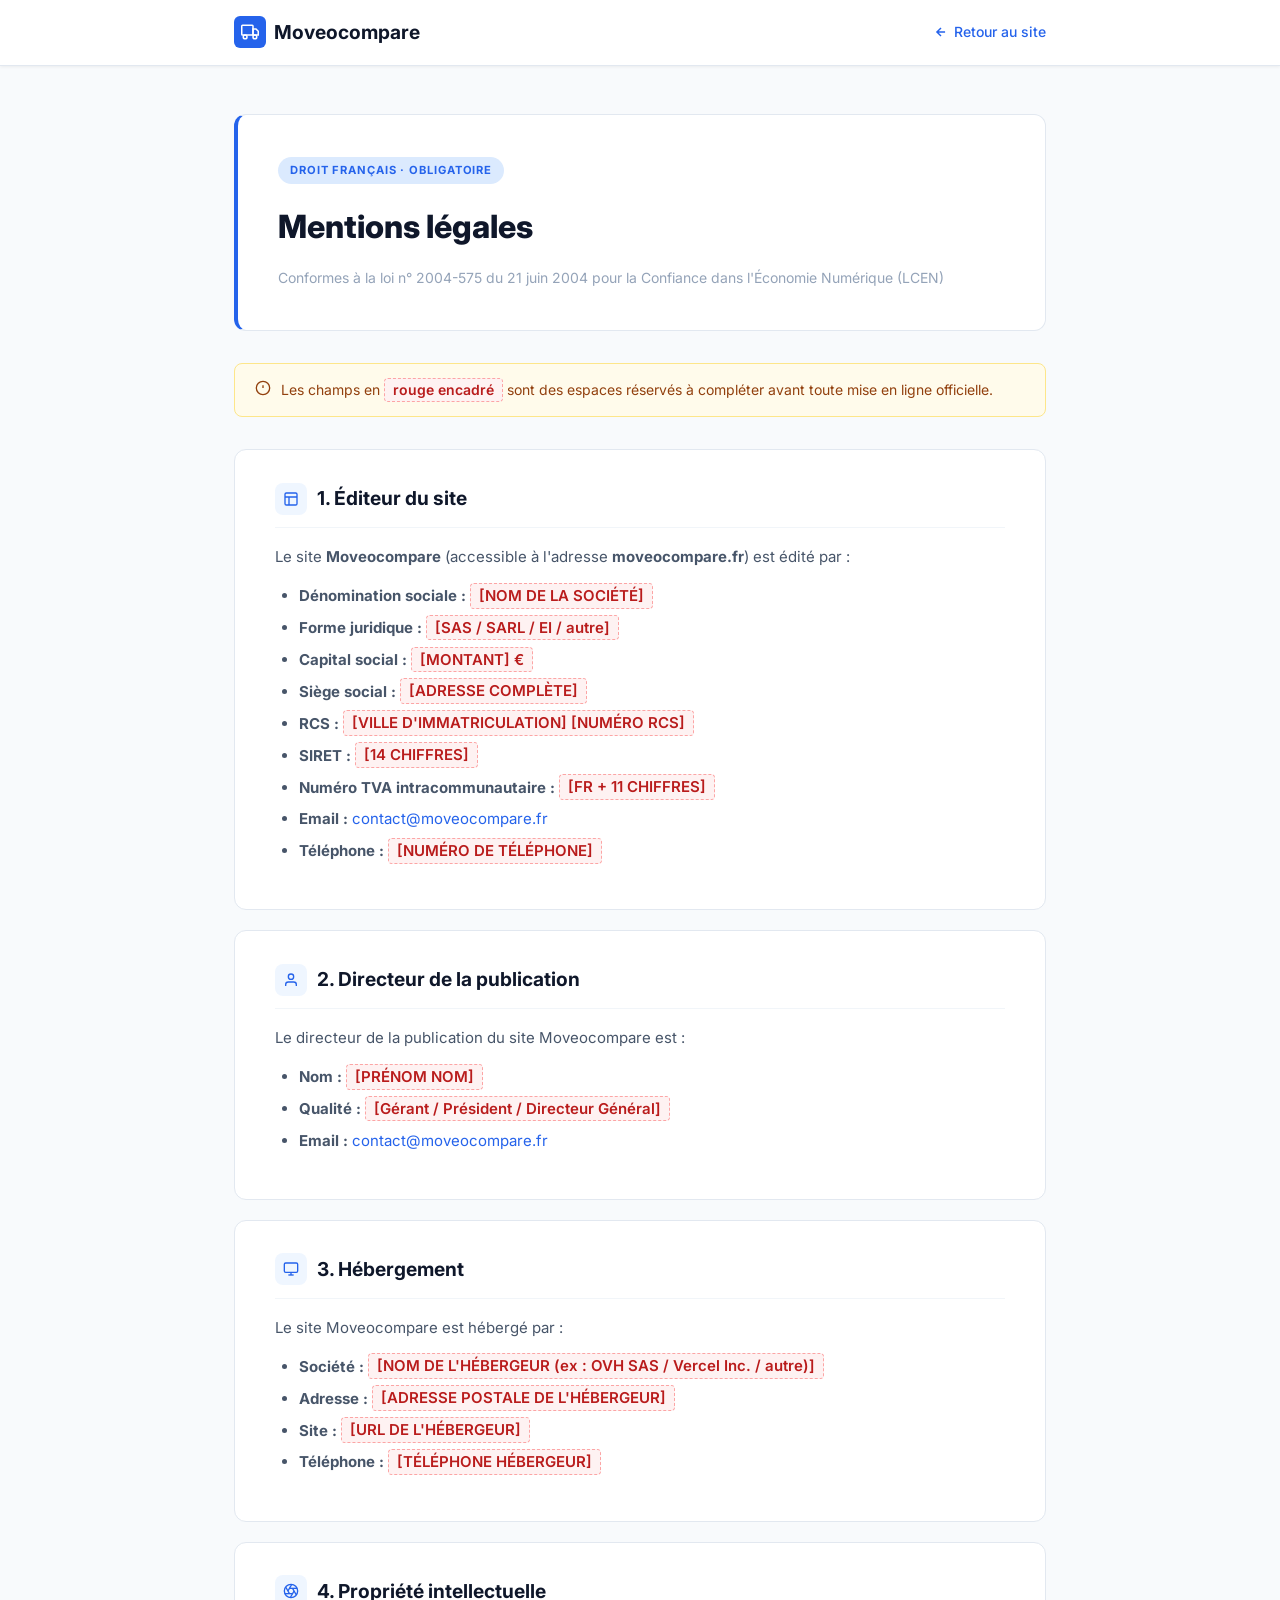
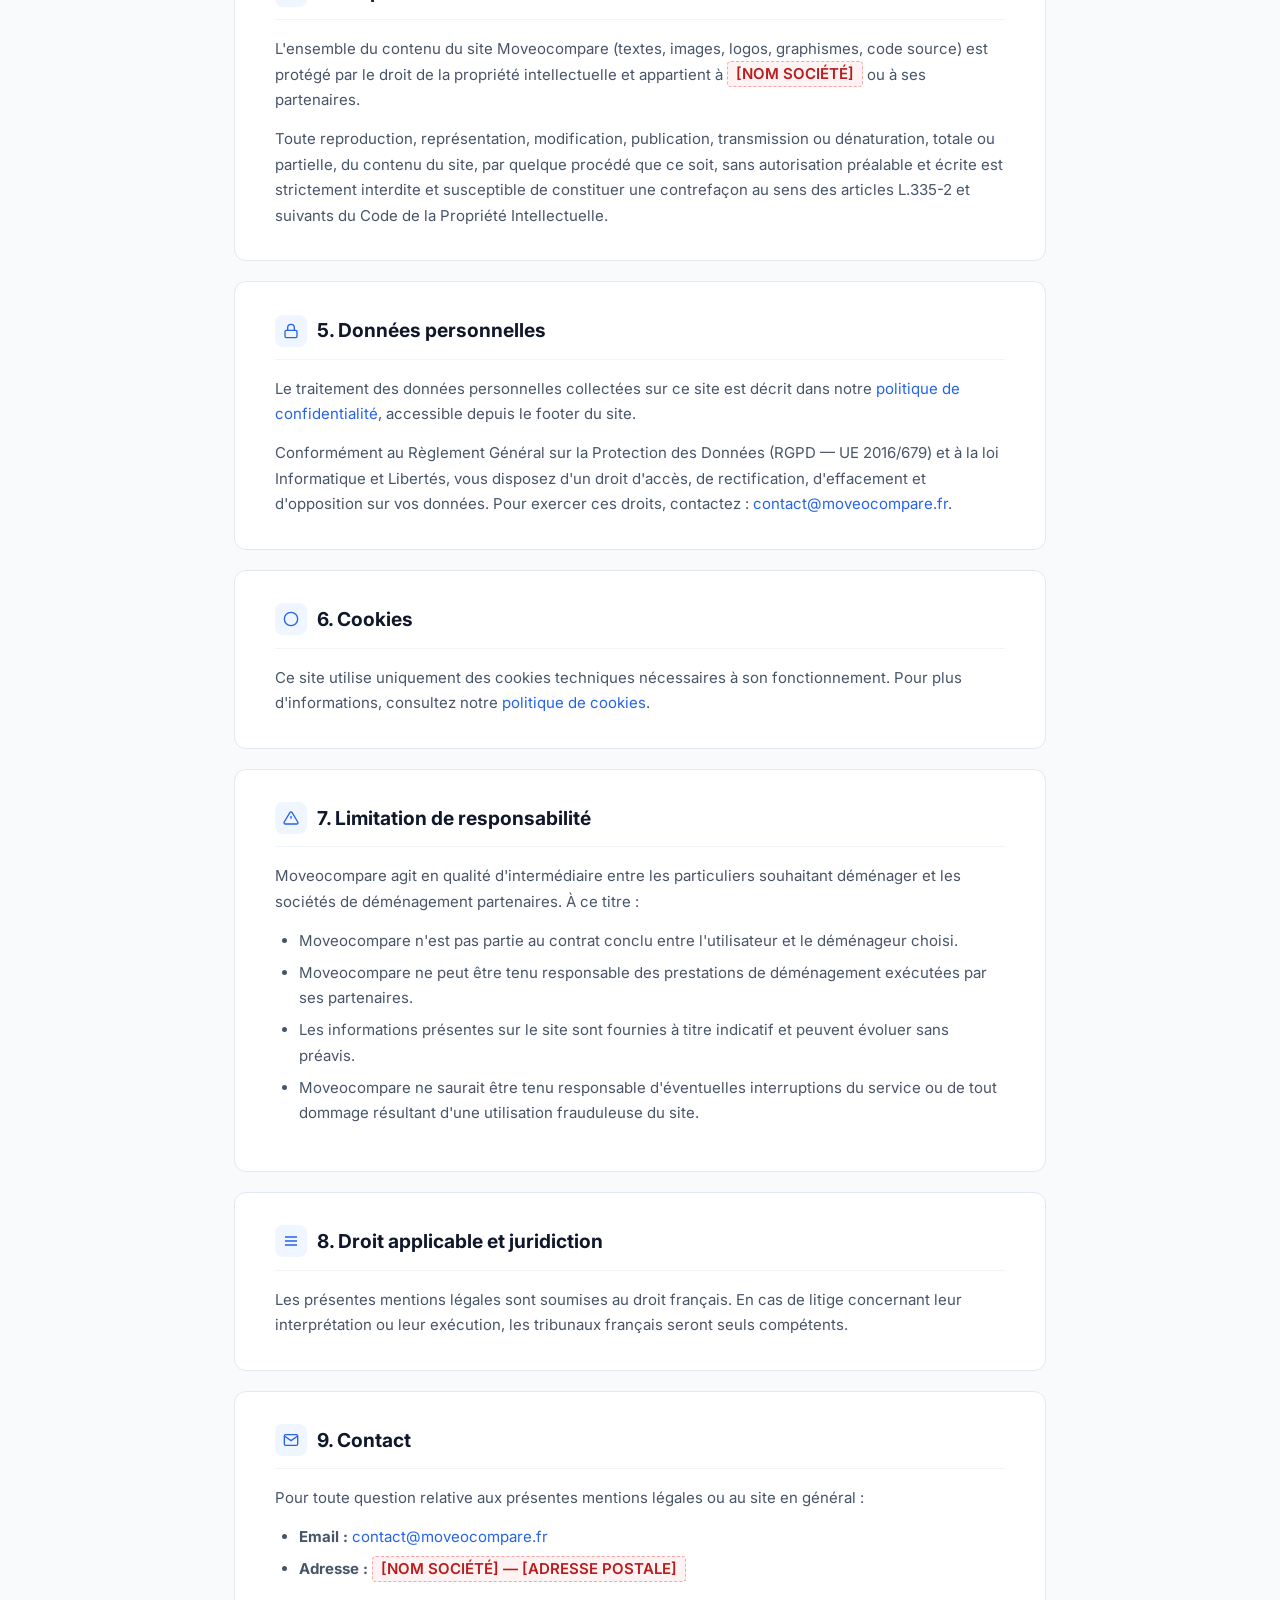
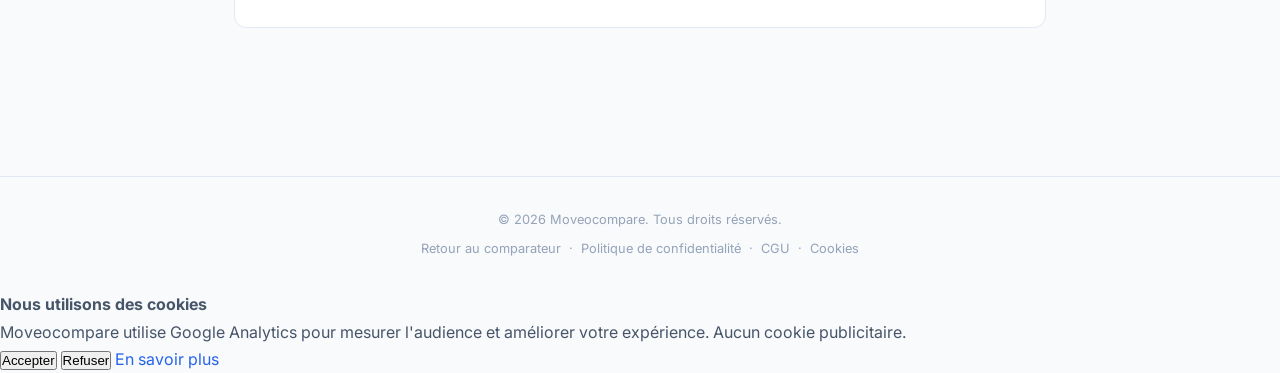
<file: mentions-legales.html>
<!DOCTYPE html>
<html lang="fr">
<head>
    <meta charset="UTF-8">
    <meta name="viewport" content="width=device-width, initial-scale=1.0">
    <title>Mentions légales — Moveocompare</title>
    <meta name="description" content="Mentions légales obligatoires du site Moveocompare : éditeur, hébergeur, directeur de publication et informations légales conformes à la loi française.">
    <meta name="robots" content="noindex, follow">
    <link rel="canonical" href="https://moveocompare.fr/mentions-legales.html">
    <meta property="og:type"        content="website">
    <meta property="og:url"         content="https://moveocompare.fr/mentions-legales.html">
    <meta property="og:title"       content="Mentions légales — Moveocompare">
    <meta property="og:description" content="Mentions légales obligatoires du site Moveocompare : éditeur, hébergeur, directeur de publication et informations légales conformes à la loi française.">
    <meta property="og:image"       content="https://moveocompare.fr/assets/logo/og-image.png">
    <meta property="og:site_name"   content="Moveocompare">
    <meta name="twitter:card"        content="summary_large_image">
    <meta name="twitter:title"       content="Mentions légales — Moveocompare">
    <meta name="twitter:description" content="Mentions légales obligatoires du site Moveocompare : éditeur, hébergeur, directeur de publication et informations légales conformes à la loi française.">
    <meta name="twitter:image"       content="https://moveocompare.fr/assets/logo/og-image.png">
    <link rel="icon" type="image/svg+xml" href="data:image/svg+xml,%3Csvg xmlns='http://www.w3.org/2000/svg' viewBox='0 0 32 32'%3E%3Crect width='32' height='32' rx='6' fill='%232563eb'/%3E%3Crect x='2' y='10' width='16' height='12' rx='1' fill='none' stroke='white' stroke-width='2'/%3E%3Cpolygon points='18 13 22 13 25 16 25 22 18 22 18 13' fill='none' stroke='white' stroke-width='2'/%3E%3Ccircle cx='7' cy='24' r='2.5' fill='white'/%3E%3Ccircle cx='22' cy='24' r='2.5' fill='white'/%3E%3C/svg%3E">

    <link rel="preconnect" href="https://fonts.googleapis.com">
    <link rel="preconnect" href="https://fonts.gstatic.com" crossorigin>
    <link href="https://fonts.googleapis.com/css2?family=Inter:wght@300;400;500;600;700;800&display=swap" rel="stylesheet">
    <style>
        *, *::before, *::after { box-sizing: border-box; margin: 0; padding: 0; }
        html { font-size: 16px; scroll-behavior: smooth; }
        body { font-family: 'Inter', system-ui, sans-serif; font-size: 1rem; line-height: 1.7; color: #475569; background: #f8fafc; -webkit-font-smoothing: antialiased; }
        a { color: #2563eb; text-decoration: none; }
        a:hover { text-decoration: underline; }
        ul, ol { padding-left: 1.5rem; }

        .site-header { background: #fff; border-bottom: 1px solid #e2e8f0; padding: 1rem 0; position: sticky; top: 0; z-index: 100; box-shadow: 0 1px 3px rgba(0,0,0,.06); }
        .site-header .inner { max-width: 860px; margin: 0 auto; padding: 0 1.5rem; display: flex; align-items: center; justify-content: space-between; gap: 1rem; }
        .logo { display: flex; align-items: center; gap: 0.5rem; font-size: 1.2rem; font-weight: 700; color: #0f172a; text-decoration: none; }
        .logo__icon { width: 32px; height: 32px; background: #2563eb; color: #fff; border-radius: 6px; display: flex; align-items: center; justify-content: center; }
        .logo__text strong { color: #2563eb; }
        .back-link { font-size: .875rem; font-weight: 500; color: #2563eb; display: flex; align-items: center; gap: .375rem; }

        .page-wrap { max-width: 860px; margin: 3rem auto; padding: 0 1.5rem 5rem; }

        .page-header { background: #fff; border: 1px solid #e2e8f0; border-radius: 12px; padding: 2.5rem; margin-bottom: 2rem; border-left: 4px solid #2563eb; }
        .page-header__badge { display: inline-block; background: #dbeafe; color: #2563eb; font-size: .7rem; font-weight: 700; text-transform: uppercase; letter-spacing: .08em; padding: .25rem .75rem; border-radius: 9999px; margin-bottom: 1rem; }
        .page-header h1 { font-size: clamp(1.5rem, 4vw, 2rem); font-weight: 800; color: #0f172a; margin-bottom: .75rem; }
        .page-header__meta { font-size: .875rem; color: #94a3b8; }

        .section { background: #fff; border: 1px solid #e2e8f0; border-radius: 12px; padding: 2rem 2.5rem; margin-bottom: 1.25rem; }
        .section h2 { font-size: 1.2rem; font-weight: 700; color: #0f172a; margin-bottom: 1rem; padding-bottom: .75rem; border-bottom: 1px solid #f1f5f9; display: flex; align-items: center; gap: .6rem; }
        .section h2 .ico { width: 32px; height: 32px; background: #eff6ff; color: #2563eb; border-radius: 8px; display: flex; align-items: center; justify-content: center; flex-shrink: 0; }
        .section p { margin-bottom: .85rem; font-size: .9375rem; }
        .section p:last-child { margin-bottom: 0; }
        .section ul { font-size: .9375rem; margin-bottom: .85rem; }
        .section li { margin-bottom: .4rem; }

        .placeholder { background: #fef2f2; border: 1px dashed #fca5a5; border-radius: 4px; padding: .15rem .5rem; color: #b91c1c; font-weight: 600; font-style: normal; }

        .update-notice { background: #fffbeb; border: 1px solid #fde68a; border-radius: 8px; padding: .9rem 1.25rem; font-size: .875rem; color: #92400e; margin-bottom: 2rem; display: flex; align-items: flex-start; gap: .6rem; }

        .page-footer { text-align: center; font-size: .8rem; color: #94a3b8; padding: 2rem 0; border-top: 1px solid #e2e8f0; margin-top: 3rem; }
        .page-footer a { color: #94a3b8; }
    </style>
    <script>
    /* Google Analytics 4 — chargement conditionnel (RGPD) */
    window.dataLayer = window.dataLayer || [];
    function gtag(){dataLayer.push(arguments);}

    function loadGA() {
      if (window.gaLoaded) return;
      window.gaLoaded = true;
      var s = document.createElement('script');
      s.async = true;
      s.src = 'https://www.googletagmanager.com/gtag/js?id=G-2BC8LJBT5D';
      document.head.appendChild(s);
      gtag('js', new Date());
      gtag('config', 'G-2BC8LJBT5D', { anonymize_ip: true });
      /* Google Ads conversion */
      var s2 = document.createElement('script');
      s2.async = true;
      s2.src = 'https://www.googletagmanager.com/gtag/js?id=AW-18203640088';
      document.head.appendChild(s2);
      gtag('config', 'AW-18203640088');
    }
    /* Si déjà accepté lors d'une visite précédente → charge GA immédiatement */
    if (localStorage.getItem('cookieConsent') === 'accepted') { loadGA(); }
    </script>

    <!-- Google tag (gtag.js) — Google Ads AW-18203640088 -->
    <script async src="https://www.googletagmanager.com/gtag/js?id=AW-18203640088"></script>
    <script>
      window.dataLayer = window.dataLayer || [];
      function gtag(){dataLayer.push(arguments);}
      gtag('js', new Date());
      gtag('config', 'AW-18203640088');
    </script>
</head>
<body>

    <header class="site-header">
        <div class="inner">
            <a href="index.html" class="logo">
                <div class="logo__icon">
                    <svg width="18" height="18" viewBox="0 0 24 24" fill="none" stroke="currentColor" stroke-width="2">
                        <rect x="1" y="3" width="15" height="13" rx="1"/>
                        <polygon points="16 8 20 8 23 11 23 16 16 16 16 8"/>
                        <circle cx="5.5" cy="18.5" r="2.5"/>
                        <circle cx="18.5" cy="18.5" r="2.5"/>
                    </svg>
                </div>
                <span class="logo__text">Moveo<span>compare</span></span>
            </a>
            <a href="index.html" class="back-link">
                <svg width="14" height="14" viewBox="0 0 24 24" fill="none" stroke="currentColor" stroke-width="2.5"><path d="M19 12H5M12 19l-7-7 7-7"/></svg>
                Retour au site
            </a>
        </div>
    </header>

    <main class="page-wrap">

        <div class="page-header">
            <div class="page-header__badge">Droit français · Obligatoire</div>
            <h1>Mentions légales</h1>
            <p class="page-header__meta">Conformes à la loi n° 2004-575 du 21 juin 2004 pour la Confiance dans l'Économie Numérique (LCEN)</p>
        </div>

        <div class="update-notice">
            <svg width="16" height="16" viewBox="0 0 24 24" fill="none" stroke="currentColor" stroke-width="2" style="flex-shrink:0;margin-top:2px"><circle cx="12" cy="12" r="10"/><line x1="12" y1="8" x2="12" y2="12"/><line x1="12" y1="16" x2="12.01" y2="16"/></svg>
            <span>Les champs en <em class="placeholder">rouge encadré</em> sont des espaces réservés à compléter avant toute mise en ligne officielle.</span>
        </div>

        <!-- 1. Éditeur -->
        <div class="section">
            <h2>
                <div class="ico">
                    <svg width="16" height="16" viewBox="0 0 24 24" fill="none" stroke="currentColor" stroke-width="2"><rect x="3" y="3" width="18" height="18" rx="2"/><path d="M3 9h18M9 21V9"/></svg>
                </div>
                1. Éditeur du site
            </h2>
            <p>Le site <strong>Moveocompare</strong> (accessible à l'adresse <strong>moveocompare.fr</strong>) est édité par :</p>
            <ul>
                <li><strong>Dénomination sociale :</strong> <em class="placeholder">[NOM DE LA SOCIÉTÉ]</em></li>
                <li><strong>Forme juridique :</strong> <em class="placeholder">[SAS / SARL / EI / autre]</em></li>
                <li><strong>Capital social :</strong> <em class="placeholder">[MONTANT] €</em></li>
                <li><strong>Siège social :</strong> <em class="placeholder">[ADRESSE COMPLÈTE]</em></li>
                <li><strong>RCS :</strong> <em class="placeholder">[VILLE D'IMMATRICULATION] [NUMÉRO RCS]</em></li>
                <li><strong>SIRET :</strong> <em class="placeholder">[14 CHIFFRES]</em></li>
                <li><strong>Numéro TVA intracommunautaire :</strong> <em class="placeholder">[FR + 11 CHIFFRES]</em></li>
                <li><strong>Email :</strong> <a href="mailto:contact@moveocompare.fr">contact@moveocompare.fr</a></li>
                <li><strong>Téléphone :</strong> <em class="placeholder">[NUMÉRO DE TÉLÉPHONE]</em></li>
            </ul>
        </div>

        <!-- 2. Directeur de publication -->
        <div class="section">
            <h2>
                <div class="ico">
                    <svg width="16" height="16" viewBox="0 0 24 24" fill="none" stroke="currentColor" stroke-width="2"><path d="M20 21v-2a4 4 0 00-4-4H8a4 4 0 00-4 4v2"/><circle cx="12" cy="7" r="4"/></svg>
                </div>
                2. Directeur de la publication
            </h2>
            <p>Le directeur de la publication du site Moveocompare est :</p>
            <ul>
                <li><strong>Nom :</strong> <em class="placeholder">[PRÉNOM NOM]</em></li>
                <li><strong>Qualité :</strong> <em class="placeholder">[Gérant / Président / Directeur Général]</em></li>
                <li><strong>Email :</strong> <a href="mailto:contact@moveocompare.fr">contact@moveocompare.fr</a></li>
            </ul>
        </div>

        <!-- 3. Hébergement -->
        <div class="section">
            <h2>
                <div class="ico">
                    <svg width="16" height="16" viewBox="0 0 24 24" fill="none" stroke="currentColor" stroke-width="2"><rect x="2" y="3" width="20" height="14" rx="2"/><line x1="8" y1="21" x2="16" y2="21"/><line x1="12" y1="17" x2="12" y2="21"/></svg>
                </div>
                3. Hébergement
            </h2>
            <p>Le site Moveocompare est hébergé par :</p>
            <ul>
                <li><strong>Société :</strong> <em class="placeholder">[NOM DE L'HÉBERGEUR (ex : OVH SAS / Vercel Inc. / autre)]</em></li>
                <li><strong>Adresse :</strong> <em class="placeholder">[ADRESSE POSTALE DE L'HÉBERGEUR]</em></li>
                <li><strong>Site :</strong> <em class="placeholder">[URL DE L'HÉBERGEUR]</em></li>
                <li><strong>Téléphone :</strong> <em class="placeholder">[TÉLÉPHONE HÉBERGEUR]</em></li>
            </ul>
        </div>

        <!-- 4. Propriété intellectuelle -->
        <div class="section">
            <h2>
                <div class="ico">
                    <svg width="16" height="16" viewBox="0 0 24 24" fill="none" stroke="currentColor" stroke-width="2"><circle cx="12" cy="12" r="10"/><line x1="14.31" y1="8" x2="20.05" y2="17.94"/><line x1="9.69" y1="8" x2="21.17" y2="8"/><line x1="7.38" y1="12" x2="13.12" y2="2.06"/><line x1="9.69" y1="16" x2="3.95" y2="6.06"/><line x1="14.31" y1="16" x2="2.83" y2="16"/><line x1="16.62" y1="12" x2="10.88" y2="21.94"/></svg>
                </div>
                4. Propriété intellectuelle
            </h2>
            <p>L'ensemble du contenu du site Moveocompare (textes, images, logos, graphismes, code source) est protégé par le droit de la propriété intellectuelle et appartient à <em class="placeholder">[NOM SOCIÉTÉ]</em> ou à ses partenaires.</p>
            <p>Toute reproduction, représentation, modification, publication, transmission ou dénaturation, totale ou partielle, du contenu du site, par quelque procédé que ce soit, sans autorisation préalable et écrite est strictement interdite et susceptible de constituer une contrefaçon au sens des articles L.335-2 et suivants du Code de la Propriété Intellectuelle.</p>
        </div>

        <!-- 5. Données personnelles -->
        <div class="section">
            <h2>
                <div class="ico">
                    <svg width="16" height="16" viewBox="0 0 24 24" fill="none" stroke="currentColor" stroke-width="2"><rect x="3" y="11" width="18" height="11" rx="2"/><path d="M7 11V7a5 5 0 0110 0v4"/></svg>
                </div>
                5. Données personnelles
            </h2>
            <p>Le traitement des données personnelles collectées sur ce site est décrit dans notre <a href="politique-confidentialite.html">politique de confidentialité</a>, accessible depuis le footer du site.</p>
            <p>Conformément au Règlement Général sur la Protection des Données (RGPD — UE 2016/679) et à la loi Informatique et Libertés, vous disposez d'un droit d'accès, de rectification, d'effacement et d'opposition sur vos données. Pour exercer ces droits, contactez : <a href="mailto:contact@moveocompare.fr">contact@moveocompare.fr</a>.</p>
        </div>

        <!-- 6. Cookies -->
        <div class="section">
            <h2>
                <div class="ico">
                    <svg width="16" height="16" viewBox="0 0 24 24" fill="none" stroke="currentColor" stroke-width="2"><circle cx="12" cy="12" r="10"/></svg>
                </div>
                6. Cookies
            </h2>
            <p>Ce site utilise uniquement des cookies techniques nécessaires à son fonctionnement. Pour plus d'informations, consultez notre <a href="cookies.html">politique de cookies</a>.</p>
        </div>

        <!-- 7. Limitation de responsabilité -->
        <div class="section">
            <h2>
                <div class="ico">
                    <svg width="16" height="16" viewBox="0 0 24 24" fill="none" stroke="currentColor" stroke-width="2"><path d="M10.29 3.86L1.82 18a2 2 0 001.71 3h16.94a2 2 0 001.71-3L13.71 3.86a2 2 0 00-3.42 0z"/><line x1="12" y1="9" x2="12" y2="13"/><line x1="12" y1="17" x2="12.01" y2="17"/></svg>
                </div>
                7. Limitation de responsabilité
            </h2>
            <p>Moveocompare agit en qualité d'intermédiaire entre les particuliers souhaitant déménager et les sociétés de déménagement partenaires. À ce titre :</p>
            <ul>
                <li>Moveocompare n'est pas partie au contrat conclu entre l'utilisateur et le déménageur choisi.</li>
                <li>Moveocompare ne peut être tenu responsable des prestations de déménagement exécutées par ses partenaires.</li>
                <li>Les informations présentes sur le site sont fournies à titre indicatif et peuvent évoluer sans préavis.</li>
                <li>Moveocompare ne saurait être tenu responsable d'éventuelles interruptions du service ou de tout dommage résultant d'une utilisation frauduleuse du site.</li>
            </ul>
        </div>

        <!-- 8. Droit applicable -->
        <div class="section">
            <h2>
                <div class="ico">
                    <svg width="16" height="16" viewBox="0 0 24 24" fill="none" stroke="currentColor" stroke-width="2"><path d="M3 6h18M3 12h18M3 18h18"/></svg>
                </div>
                8. Droit applicable et juridiction
            </h2>
            <p>Les présentes mentions légales sont soumises au droit français. En cas de litige concernant leur interprétation ou leur exécution, les tribunaux français seront seuls compétents.</p>
        </div>

        <!-- 9. Contact -->
        <div class="section">
            <h2>
                <div class="ico">
                    <svg width="16" height="16" viewBox="0 0 24 24" fill="none" stroke="currentColor" stroke-width="2"><path d="M4 4h16c1.1 0 2 .9 2 2v12c0 1.1-.9 2-2 2H4c-1.1 0-2-.9-2-2V6c0-1.1.9-2 2-2z"/><polyline points="22,6 12,13 2,6"/></svg>
                </div>
                9. Contact
            </h2>
            <p>Pour toute question relative aux présentes mentions légales ou au site en général :</p>
            <ul>
                <li><strong>Email :</strong> <a href="mailto:contact@moveocompare.fr">contact@moveocompare.fr</a></li>
                <li><strong>Adresse :</strong> <em class="placeholder">[NOM SOCIÉTÉ] — [ADRESSE POSTALE]</em></li>
            </ul>
        </div>

    </main>

    <footer class="page-footer">
        <div style="max-width:860px;margin:0 auto;padding:0 1.5rem">
            <p>© 2026 Moveocompare. Tous droits réservés.</p>
            <p style="margin-top:.4rem">
                <a href="index.html">Retour au comparateur</a> &nbsp;·&nbsp;
                <a href="politique-confidentialite.html">Politique de confidentialité</a> &nbsp;·&nbsp;
                <a href="cgu.html">CGU</a> &nbsp;·&nbsp;
                <a href="cookies.html">Cookies</a>
            </p>
        </div>
    </footer>


    <!-- Bandeau consentement cookies RGPD -->
    <div class="cookie-banner" id="cookieBanner">
      <div class="cookie-banner__content">
        <div class="cookie-banner__text">
          <strong>Nous utilisons des cookies</strong>
          <p>Moveocompare utilise Google Analytics pour mesurer l'audience et améliorer votre expérience. Aucun cookie publicitaire.</p>
        </div>
        <div class="cookie-banner__actions">
          <button class="cookie-btn cookie-btn--accept" id="cookieAccept">Accepter</button>
          <button class="cookie-btn cookie-btn--refuse" id="cookieRefuse">Refuser</button>
          <a href="cookies.html" class="cookie-banner__link">En savoir plus</a>
        </div>
      </div>
    </div>
    <script>
    (function() {
      var consent = localStorage.getItem('cookieConsent');
      var banner  = document.getElementById('cookieBanner');
      if (!banner) return;
      if (!consent) { setTimeout(function() { banner.classList.add('visible'); }, 1500); }
      var a = document.getElementById('cookieAccept');
      var r = document.getElementById('cookieRefuse');
      if (a) a.addEventListener('click', function() {
        localStorage.setItem('cookieConsent', 'accepted');
        banner.classList.remove('visible');
        if (typeof loadGA === 'function') loadGA();
      });
      if (r) r.addEventListener('click', function() {
        localStorage.setItem('cookieConsent', 'refused');
        banner.classList.remove('visible');
      });
    })();
    </script>
</body>
</html>
</file>
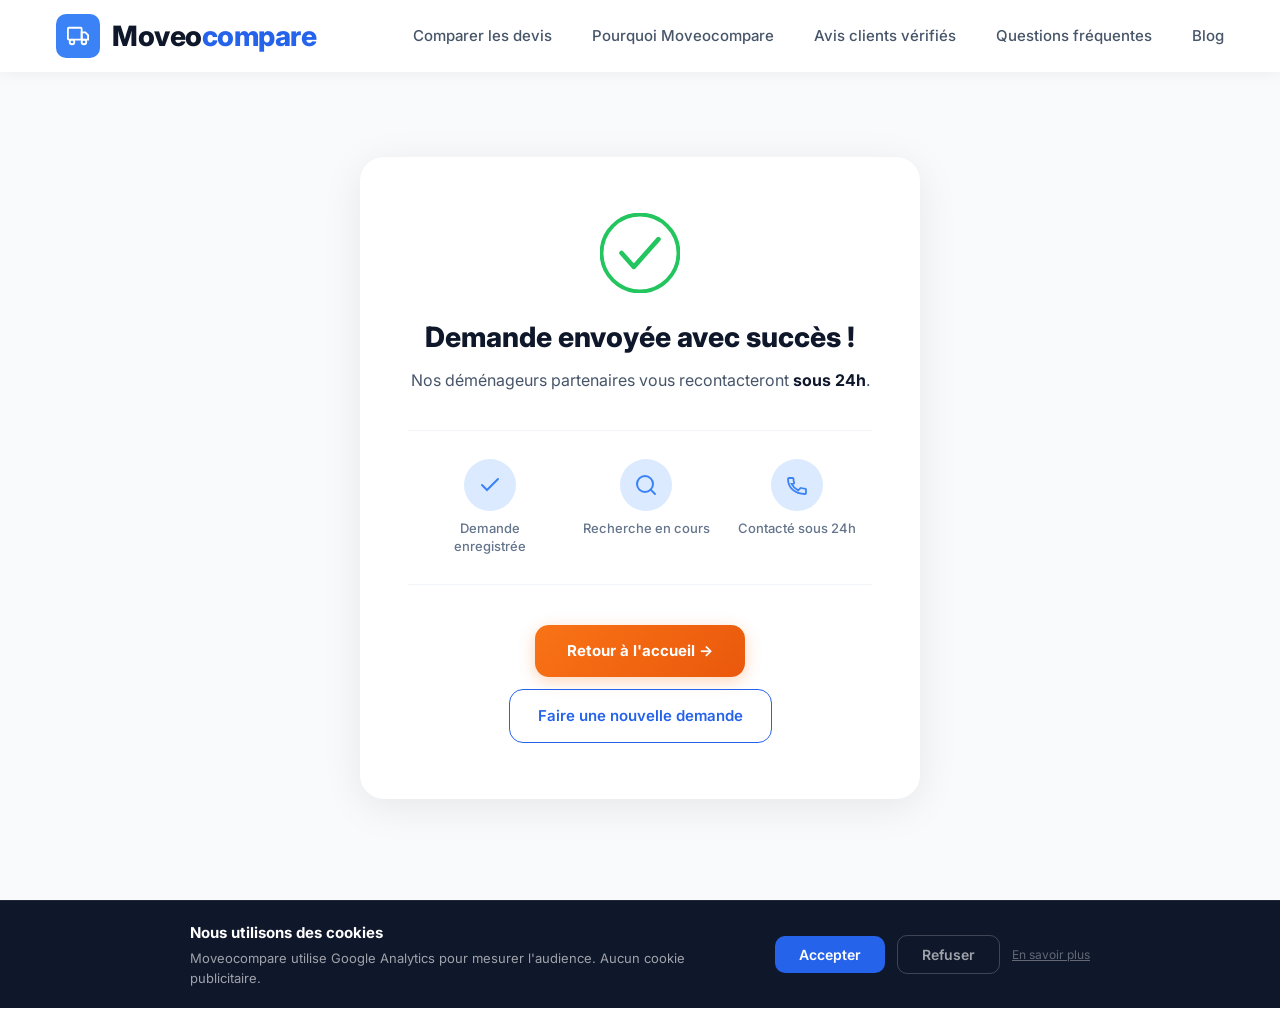
<file: merci.html>
<!DOCTYPE html>
<html lang="fr">
<head>
    <meta charset="UTF-8">
    <meta name="viewport" content="width=device-width, initial-scale=1.0">
    <title>Demande envoyée — Moveocompare</title>
    <meta name="robots" content="noindex, nofollow">
    <link rel="icon" type="image/svg+xml" href="data:image/svg+xml,%3Csvg xmlns='http://www.w3.org/2000/svg' viewBox='0 0 32 32'%3E%3Crect width='32' height='32' rx='6' fill='%232563eb'/%3E%3Crect x='2' y='10' width='16' height='12' rx='1' fill='none' stroke='white' stroke-width='2'/%3E%3Cpolygon points='18 13 22 13 25 16 25 22 18 22 18 13' fill='none' stroke='white' stroke-width='2'/%3E%3Ccircle cx='7' cy='24' r='2.5' fill='white'/%3E%3Ccircle cx='22' cy='24' r='2.5' fill='white'/%3E%3C/svg%3E">
    <link rel="stylesheet" href="css/styles.css">
    <link rel="preconnect" href="https://fonts.googleapis.com">
    <link rel="preconnect" href="https://fonts.gstatic.com" crossorigin>
    <link href="https://fonts.googleapis.com/css2?family=Inter:wght@300;400;500;600;700;800;900&display=swap" rel="stylesheet">
    <script>
    window.dataLayer = window.dataLayer || [];
    function gtag(){dataLayer.push(arguments);}
    function loadGA() {
      if (window.gaLoaded) return;
      window.gaLoaded = true;
      var s = document.createElement('script');
      s.async = true;
      s.src = 'https://www.googletagmanager.com/gtag/js?id=G-2BC8LJBT5D';
      document.head.appendChild(s);
      gtag('js', new Date());
      gtag('config', 'G-2BC8LJBT5D', { anonymize_ip: true });
      /* Google Ads conversion */
      var s2 = document.createElement('script');
      s2.async = true;
      s2.src = 'https://www.googletagmanager.com/gtag/js?id=AW-18203640088';
      document.head.appendChild(s2);
      gtag('config', 'AW-18203640088');
    }
    if (localStorage.getItem('cookieConsent') === 'accepted') { loadGA(); }
    </script>
    <style>
        /* ── Page de confirmation : supprime tout espace parasite ── */
        /* Le body a un padding-bottom global pour le CTA flottant mobile :
           on l'annule ici car le CTA n'existe pas sur cette page */
        body { padding-bottom: 0 !important; }
        /* Cache le CTA flottant et le mobile-cta si main.js les injecte */
        .mobile-cta { display: none !important; }

        /* ── Header : toujours blanc sur cette page (force sur toute la cascade) ── */
        #header,
        #header.header,
        #header.header.scrolled {
            background: rgba(255, 255, 255, 0.95) !important;
            box-shadow: 0 1px 16px rgba(0, 0, 0, 0.06) !important;
            backdrop-filter: blur(12px) !important;
            -webkit-backdrop-filter: blur(12px) !important;
            height: 72px !important;
            transform: none !important;   /* jamais caché par initHeader */
        }
        #header .header__logo-text       { color: #0f172a !important; }
        #header .header__logo-text span   { color: #2563eb !important; }
        #header .header__tagline          { color: #94a3b8 !important; }
        #header .header__nav a            { color: #475569 !important; }
        #header .header__nav a:hover      { color: #1e293b !important; }
        #header .header__cta              { display: inline-flex !important; }
        #header .menu-toggle span         { background: #1e293b !important; }

        /* ── Mise en page centrage plein écran (iOS-safe) ── */
        html, body { height: 100%; }

        .merci-page {
            min-height: 100dvh;   /* dynamic viewport = tient compte de la barre Safari */
            display: flex;
            align-items: center;
            justify-content: center;
            padding: 88px 24px 32px;   /* 88px = hauteur header */
            background: var(--bg-subtle, #f8fafc);
        }
        .merci-card {
            background: #fff;
            border-radius: 24px;
            box-shadow: 0 8px 40px rgba(0,0,0,0.08);
            padding: 56px 48px;
            max-width: 560px;
            width: 100%;
            text-align: center;
        }

        /* Checkmark animé */
        .merci-check {
            width: 80px;
            height: 80px;
            margin: 0 auto 28px;
        }
        .merci-check svg { width: 80px; height: 80px; }
        .check-circle {
            stroke-dasharray: 166;
            stroke-dashoffset: 166;
            animation: drawCircle 0.6s ease forwards;
        }
        .check-tick {
            stroke-dasharray: 48;
            stroke-dashoffset: 48;
            animation: drawTick 0.4s ease 0.6s forwards;
        }
        @keyframes drawCircle { to { stroke-dashoffset: 0; } }
        @keyframes drawTick   { to { stroke-dashoffset: 0; } }

        /* Titres */
        .merci-title {
            font-size: 1.75rem;
            font-weight: 800;
            color: #0f172a;
            margin-bottom: 12px;
            line-height: 1.2;
        }
        .merci-subtitle {
            font-size: 1rem;
            color: #475569;
            line-height: 1.7;
            margin-bottom: 36px;
        }
        .merci-subtitle strong { color: #0f172a; }

        /* Étapes */
        .merci-steps {
            display: flex;
            justify-content: center;
            gap: 28px;
            flex-wrap: wrap;
            margin-bottom: 40px;
            padding: 28px 0;
            border-top: 1px solid #f1f5f9;
            border-bottom: 1px solid #f1f5f9;
        }
        .merci-step {
            display: flex;
            flex-direction: column;
            align-items: center;
            gap: 8px;
            max-width: 130px;
        }
        .merci-step__icon {
            width: 52px;
            height: 52px;
            background: #dbeafe;
            border-radius: 50%;
            display: flex;
            align-items: center;
            justify-content: center;
        }
        .merci-step__icon svg { width: 24px; height: 24px; }
        .merci-step__label {
            font-size: 13px;
            color: #64748b;
            line-height: 1.4;
            text-align: center;
            font-weight: 500;
        }

        /* Boutons */
        .merci-actions {
            display: flex;
            gap: 12px;
            justify-content: center;
            flex-wrap: wrap;
        }
        .merci-btn-primary {
            display: inline-flex;
            align-items: center;
            justify-content: center;
            gap: 8px;
            padding: 14px 32px;
            background: linear-gradient(135deg, #f97316, #ea580c);
            color: #fff;
            font-size: 15px;
            font-weight: 700;
            border-radius: 14px;
            text-decoration: none;
            box-shadow: 0 4px 16px rgba(249,115,22,.3);
            transition: transform 0.2s, box-shadow 0.2s;
            min-height: 52px;
        }
        .merci-btn-primary:hover {
            transform: translateY(-2px);
            box-shadow: 0 6px 24px rgba(249,115,22,.45);
        }
        .merci-btn-secondary {
            display: inline-flex;
            align-items: center;
            justify-content: center;
            padding: 14px 28px;
            background: transparent;
            color: #2563eb;
            font-size: 15px;
            font-weight: 600;
            border-radius: 14px;
            border: 1.5px solid #2563eb;
            text-decoration: none;
            transition: background 0.2s, color 0.2s;
            min-height: 52px;
        }
        .merci-btn-secondary:hover {
            background: #2563eb;
            color: #fff;
        }

        /* Mobile */
        @media (max-width: 768px) {
            .merci-page {
                padding: 80px 16px 16px;   /* header 72px + 8px respir */
                align-items: flex-start;   /* évite l'espace vide sous la carte */
                padding-top: 88px;
            }
            .merci-card {
                padding: 36px 20px 28px;
                border-radius: 20px;
                margin: 0;
            }
            .merci-title { font-size: 1.4rem; }
            .merci-subtitle { font-size: 0.9375rem; margin-bottom: 24px; }
            .merci-steps { gap: 16px; margin-bottom: 28px; }
            .merci-actions {
                flex-direction: column;
                align-items: stretch;
                gap: 10px;
            }
            .merci-btn-primary,
            .merci-btn-secondary { width: 100%; text-align: center; justify-content: center; }
        }
    </style>

    <!-- Google tag (gtag.js) — Google Ads AW-18203640088 -->
    <script async src="https://www.googletagmanager.com/gtag/js?id=AW-18203640088"></script>
    <script>
      window.dataLayer = window.dataLayer || [];
      function gtag(){dataLayer.push(arguments);}
      gtag('js', new Date());
      gtag('config', 'AW-18203640088');
    </script>
</head>
<body>

    <!-- Header : toujours en mode "scrolled" (fond blanc, texte sombre) sur cette page -->
    <header id="header" class="header scrolled">
        <a href="index.html" class="header__logo" aria-label="Moveocompare — Comparateur de déménagement">
            <div class="header__logo-icon">
                <svg width="22" height="22" viewBox="0 0 24 24" fill="none" stroke="currentColor" stroke-width="2" aria-hidden="true">
                    <rect x="1" y="3" width="15" height="13" rx="1"/>
                    <polygon points="16 8 20 8 23 11 23 16 16 16 16 8"/>
                    <circle cx="5.5" cy="18.5" r="2.5"/>
                    <circle cx="18.5" cy="18.5" r="2.5"/>
                </svg>
            </div>
            <div class="header__logo-brand">
                <span class="header__logo-text">Moveo<span>compare</span></span>
            </div>
        </a>
        <nav class="header__nav" id="nav">
            <a href="index.html#comment-ca-marche"><span>Comparer les devis</span></a>
            <a href="index.html#avantages"><span>Pourquoi Moveocompare</span></a>
            <a href="index.html#temoignages"><span>Avis clients vérifiés</span></a>
            <a href="index.html#faq"><span>Questions fréquentes</span></a>
            <a href="blog.html"><span>Blog</span></a>
        </nav>
        <!-- Pas de bouton CTA dans le header sur la page de confirmation -->
        <button class="menu-toggle" id="menuToggle" aria-label="Ouvrir le menu" aria-expanded="false">
            <span></span><span></span>
        </button>
    </header>

    <!-- Menu mobile -->
    <div class="mobile-menu" id="mobileMenu" aria-hidden="true">
        <nav class="mobile-menu__nav">
            <a href="index.html#comment-ca-marche">Comparer les devis <span>→</span></a>
            <a href="index.html#avantages">Pourquoi Moveocompare <span>→</span></a>
            <a href="index.html#temoignages">Avis clients vérifiés <span>→</span></a>
            <a href="index.html#faq">Questions fréquentes <span>→</span></a>
            <a href="blog.html">Blog <span>→</span></a>
        </nav>
        <div class="mobile-menu__footer">
            <a href="index.html#comparateur" class="mobile-menu__cta">Devis gratuit →</a>
            <div class="mobile-menu__legal">
                <a href="mentions-legales.html">Mentions légales</a>
                <span>·</span>
                <a href="politique-confidentialite.html">Confidentialité</a>
            </div>
        </div>
    </div>

    <main>
        <div class="merci-page">
            <div class="merci-card">

                <!-- Checkmark animé -->
                <div class="merci-check" aria-hidden="true">
                    <svg viewBox="0 0 52 52" fill="none" xmlns="http://www.w3.org/2000/svg">
                        <circle class="check-circle"
                            cx="26" cy="26" r="25"
                            stroke="#22c55e" stroke-width="2.5"/>
                        <path class="check-tick"
                            d="M14 26l8 9 16-18"
                            stroke="#22c55e" stroke-width="3"
                            stroke-linecap="round" stroke-linejoin="round"/>
                    </svg>
                </div>

                <h1 class="merci-title">Demande envoyée avec succès !</h1>

                <p class="merci-subtitle" id="merciMessage">
                    Nos déménageurs partenaires vous recontacteront <strong>sous 24h</strong>.
                </p>

                <!-- 3 étapes -->
                <div class="merci-steps">
                    <div class="merci-step">
                        <div class="merci-step__icon">
                            <svg viewBox="0 0 24 24" fill="none" stroke="#3b82f6" stroke-width="2" stroke-linecap="round">
                                <polyline points="20 6 9 17 4 12"/>
                            </svg>
                        </div>
                        <span class="merci-step__label">Demande enregistrée</span>
                    </div>
                    <div class="merci-step">
                        <div class="merci-step__icon">
                            <svg viewBox="0 0 24 24" fill="none" stroke="#3b82f6" stroke-width="2" stroke-linecap="round">
                                <circle cx="11" cy="11" r="8"/>
                                <line x1="21" y1="21" x2="16.65" y2="16.65"/>
                            </svg>
                        </div>
                        <span class="merci-step__label">Recherche en cours</span>
                    </div>
                    <div class="merci-step">
                        <div class="merci-step__icon">
                            <svg viewBox="0 0 24 24" fill="none" stroke="#3b82f6" stroke-width="1.8" stroke-linecap="round">
                                <path d="M6.6 10.8c1.4 2.8 3.8 5.1 6.6 6.6l2.2-2.2c.3-.3.7-.4 1-.2 1.1.4 2.3.6 3.6.6.6 0 1 .4 1 1V20c0 .6-.4 1-1 1C9.6 21 3 14.4 3 6c0-.6.4-1 1-1h3.5c.6 0 1 .4 1 1 0 1.3.2 2.5.6 3.6.1.3 0 .7-.2 1L6.6 10.8z"/>
                            </svg>
                        </div>
                        <span class="merci-step__label">Contacté sous 24h</span>
                    </div>
                </div>

                <!-- Actions -->
                <div class="merci-actions">
                    <a href="index.html" class="merci-btn-primary">
                        Retour à l'accueil →
                    </a>
                    <a href="index.html#comparateur" class="merci-btn-secondary">
                        Faire une nouvelle demande
                    </a>
                </div>

            </div>
        </div>
    </main>

    <!-- Footer simplifié -->
    <footer class="footer">
        <div class="container">
            <div class="footer__bottom">
                <p>© 2026 Moveocompare. Tous droits réservés.</p>
                <nav class="footer__legal">
                    <a href="mentions-legales.html">Mentions légales</a>
                    <a href="cgu.html">CGU</a>
                    <a href="politique-confidentialite.html">Confidentialité</a>
                    <a href="cookies.html">Cookies</a>
                </nav>
            </div>
        </div>
    </footer>

    <script src="js/main.js"></script>
    <script>
    /* Personnalise le message avec prénom + téléphone passés en URL */
    (function() {
        var params  = new URLSearchParams(window.location.search);
        var prenom  = params.get('prenom');
        var tel     = params.get('tel');
        var msg     = document.getElementById('merciMessage');
        if (!msg) return;

        var parts = [];
        if (prenom) parts.push('Merci <strong>' + prenom + '</strong> !');
        parts.push('Nos déménageurs partenaires vous recontacteront <strong>sous 24h</strong>');
        if (tel) parts.push('au <strong>' + tel + '</strong>');
        parts[parts.length - 1] += '.';

        msg.innerHTML = parts.join(' ');
    })();

    /* Le header de merci.html est toujours blanc (CSS page-specific force les styles). */
    </script>

    <!-- Bandeau cookies -->
    <div class="cookie-banner" id="cookieBanner">
        <div class="cookie-banner__content">
            <div class="cookie-banner__text">
                <strong>Nous utilisons des cookies</strong>
                <p>Moveocompare utilise Google Analytics pour mesurer l'audience. Aucun cookie publicitaire.</p>
            </div>
            <div class="cookie-banner__actions">
                <button class="cookie-btn cookie-btn--accept" id="cookieAccept">Accepter</button>
                <button class="cookie-btn cookie-btn--refuse" id="cookieRefuse">Refuser</button>
                <a href="cookies.html" class="cookie-banner__link">En savoir plus</a>
            </div>
        </div>
    </div>
    <script>
    (function() {
        var b = document.getElementById('cookieBanner');
        var a = document.getElementById('cookieAccept');
        var r = document.getElementById('cookieRefuse');
        if (!b) return;
        if (!localStorage.getItem('cookieConsent')) setTimeout(function(){ b.classList.add('visible'); }, 1500);
        if (a) a.addEventListener('click', function(){ localStorage.setItem('cookieConsent','accepted'); b.classList.remove('visible'); if(typeof loadGA==='function')loadGA(); });
        if (r) r.addEventListener('click', function(){ localStorage.setItem('cookieConsent','refused'); b.classList.remove('visible'); });
    })();
    </script>
</body>
</html>
</file>
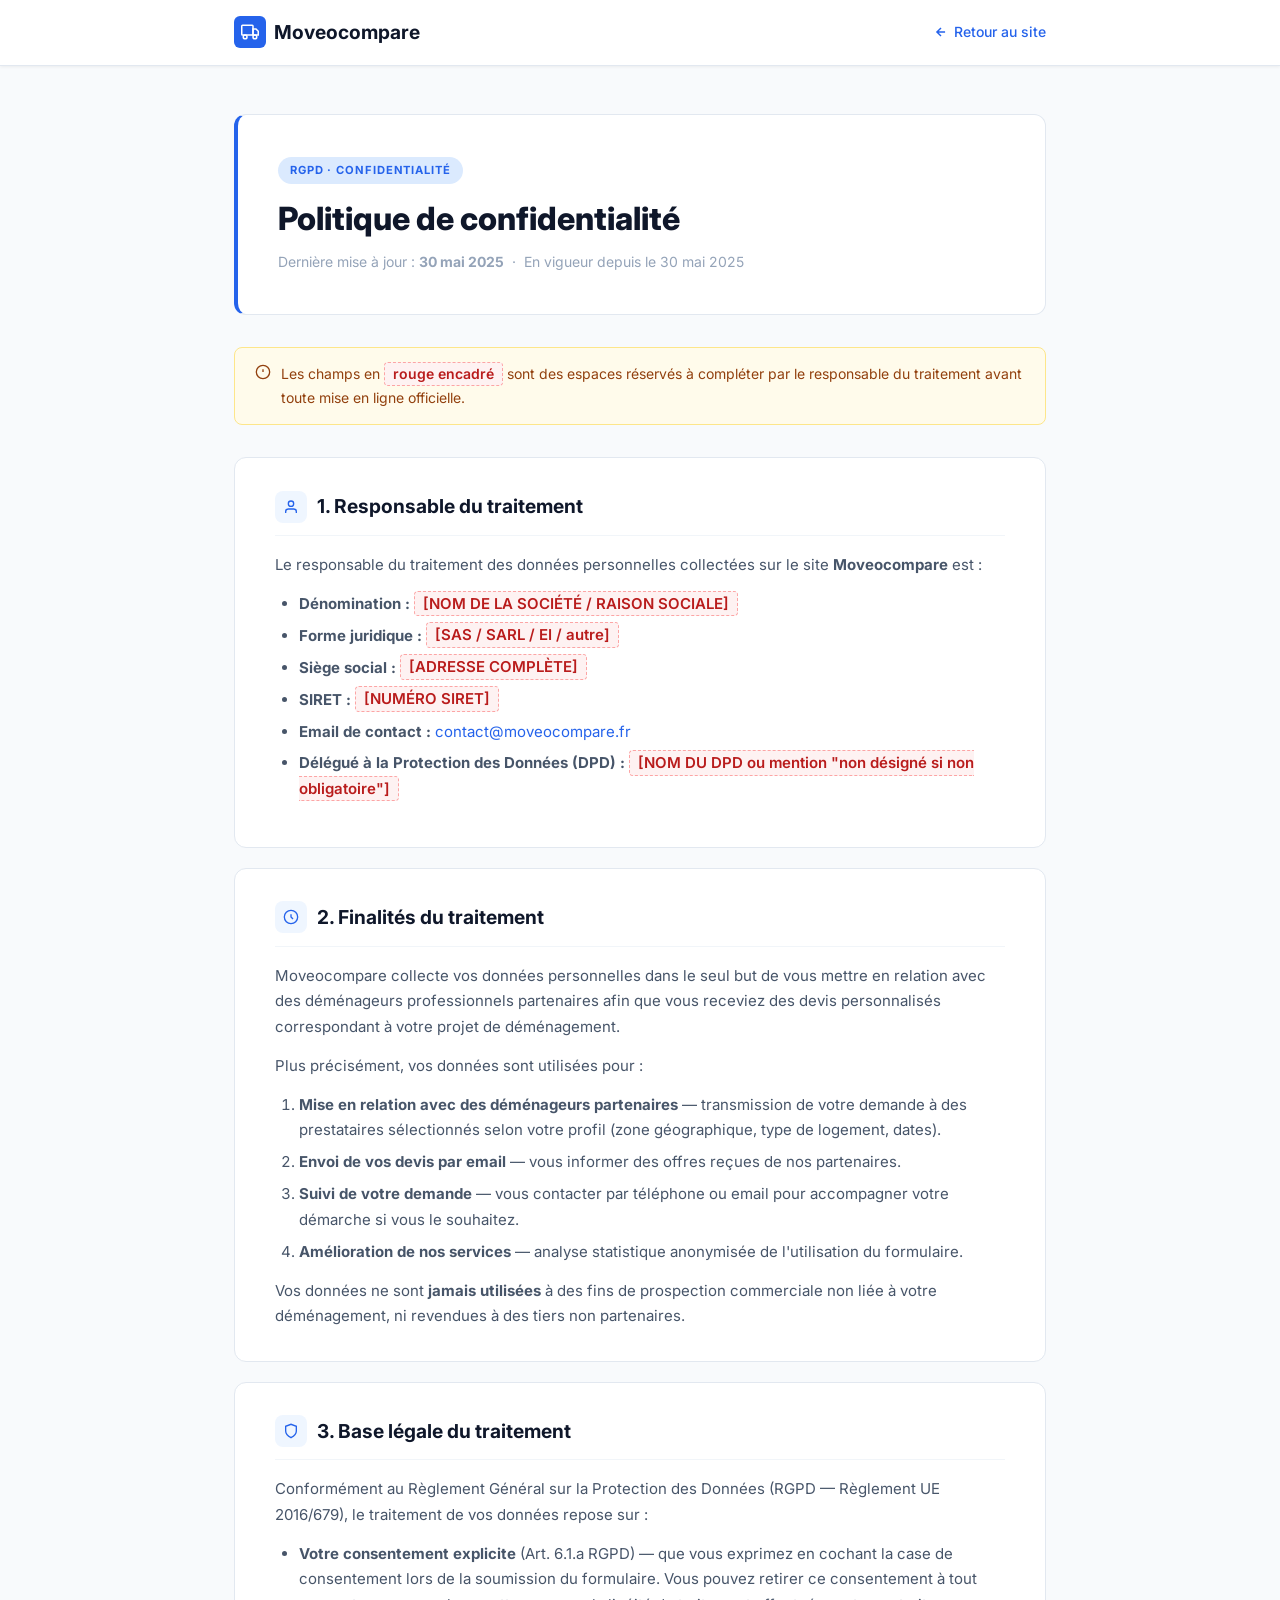
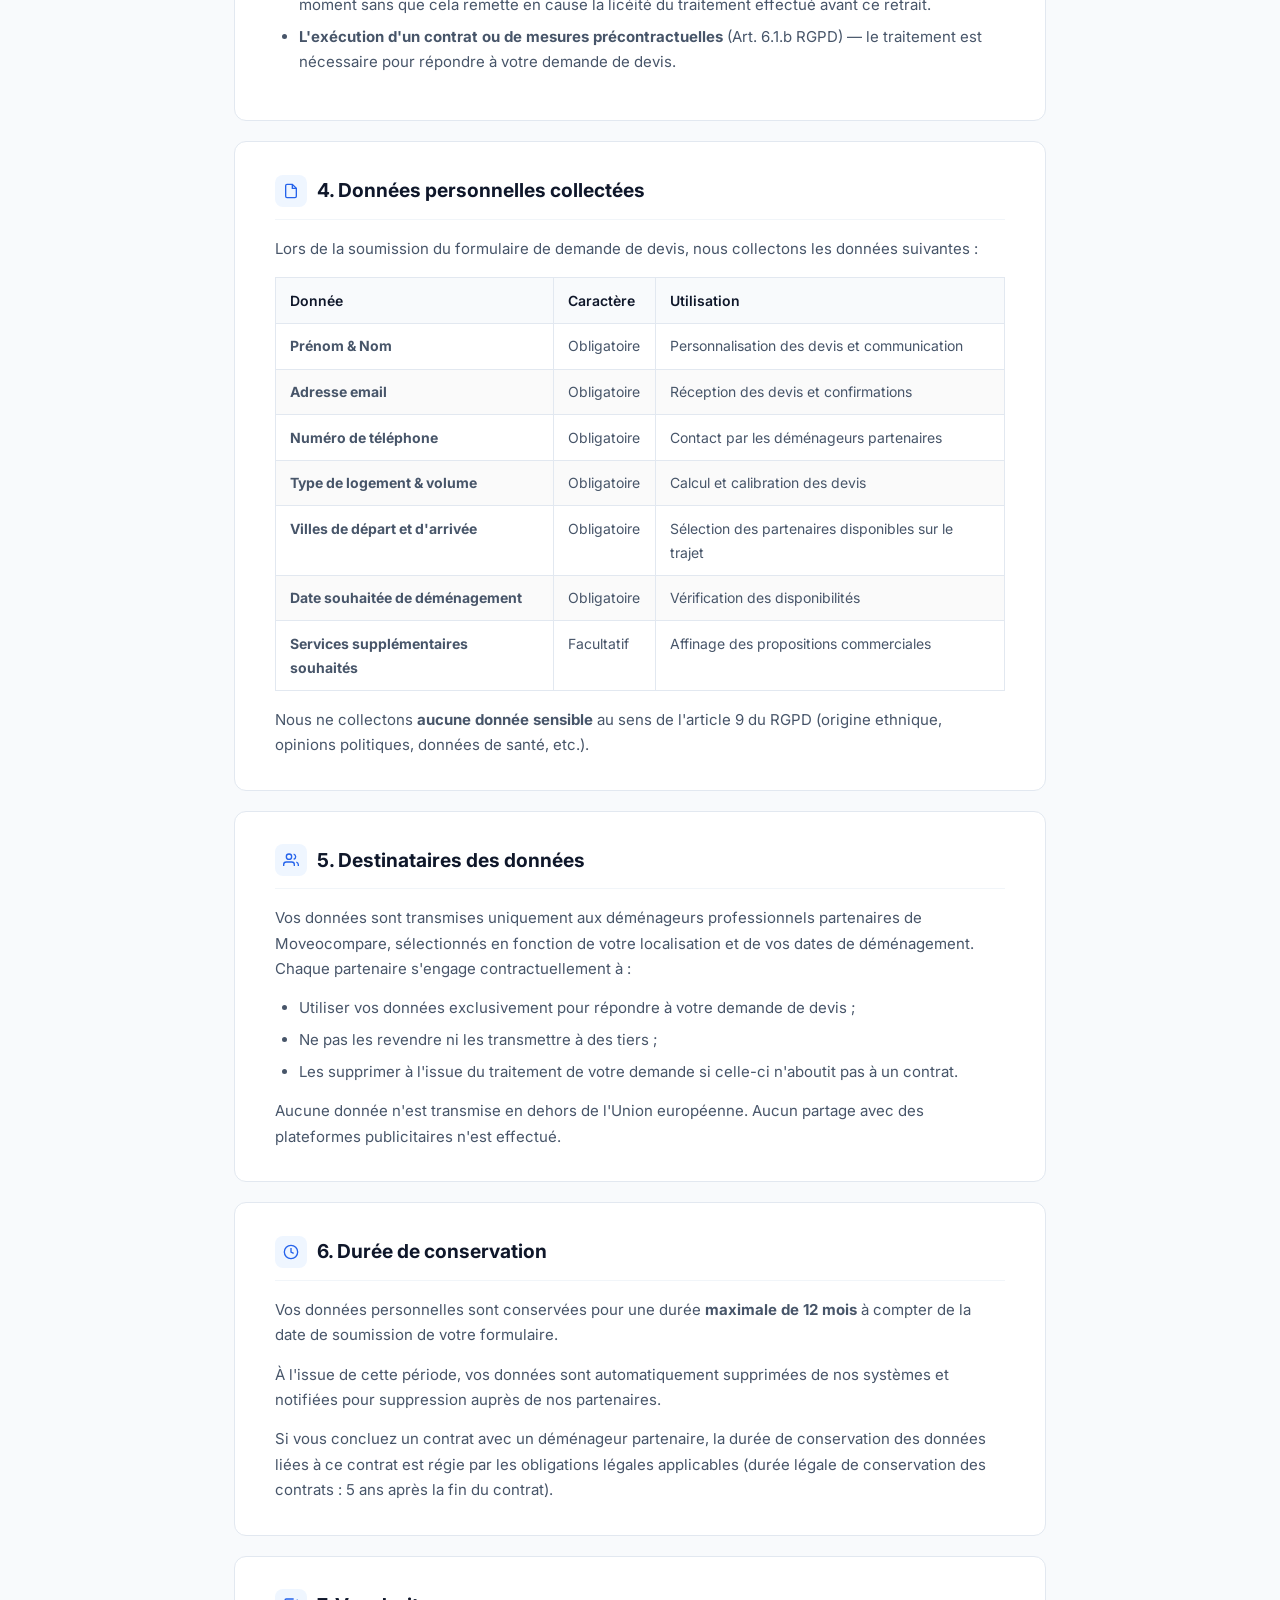
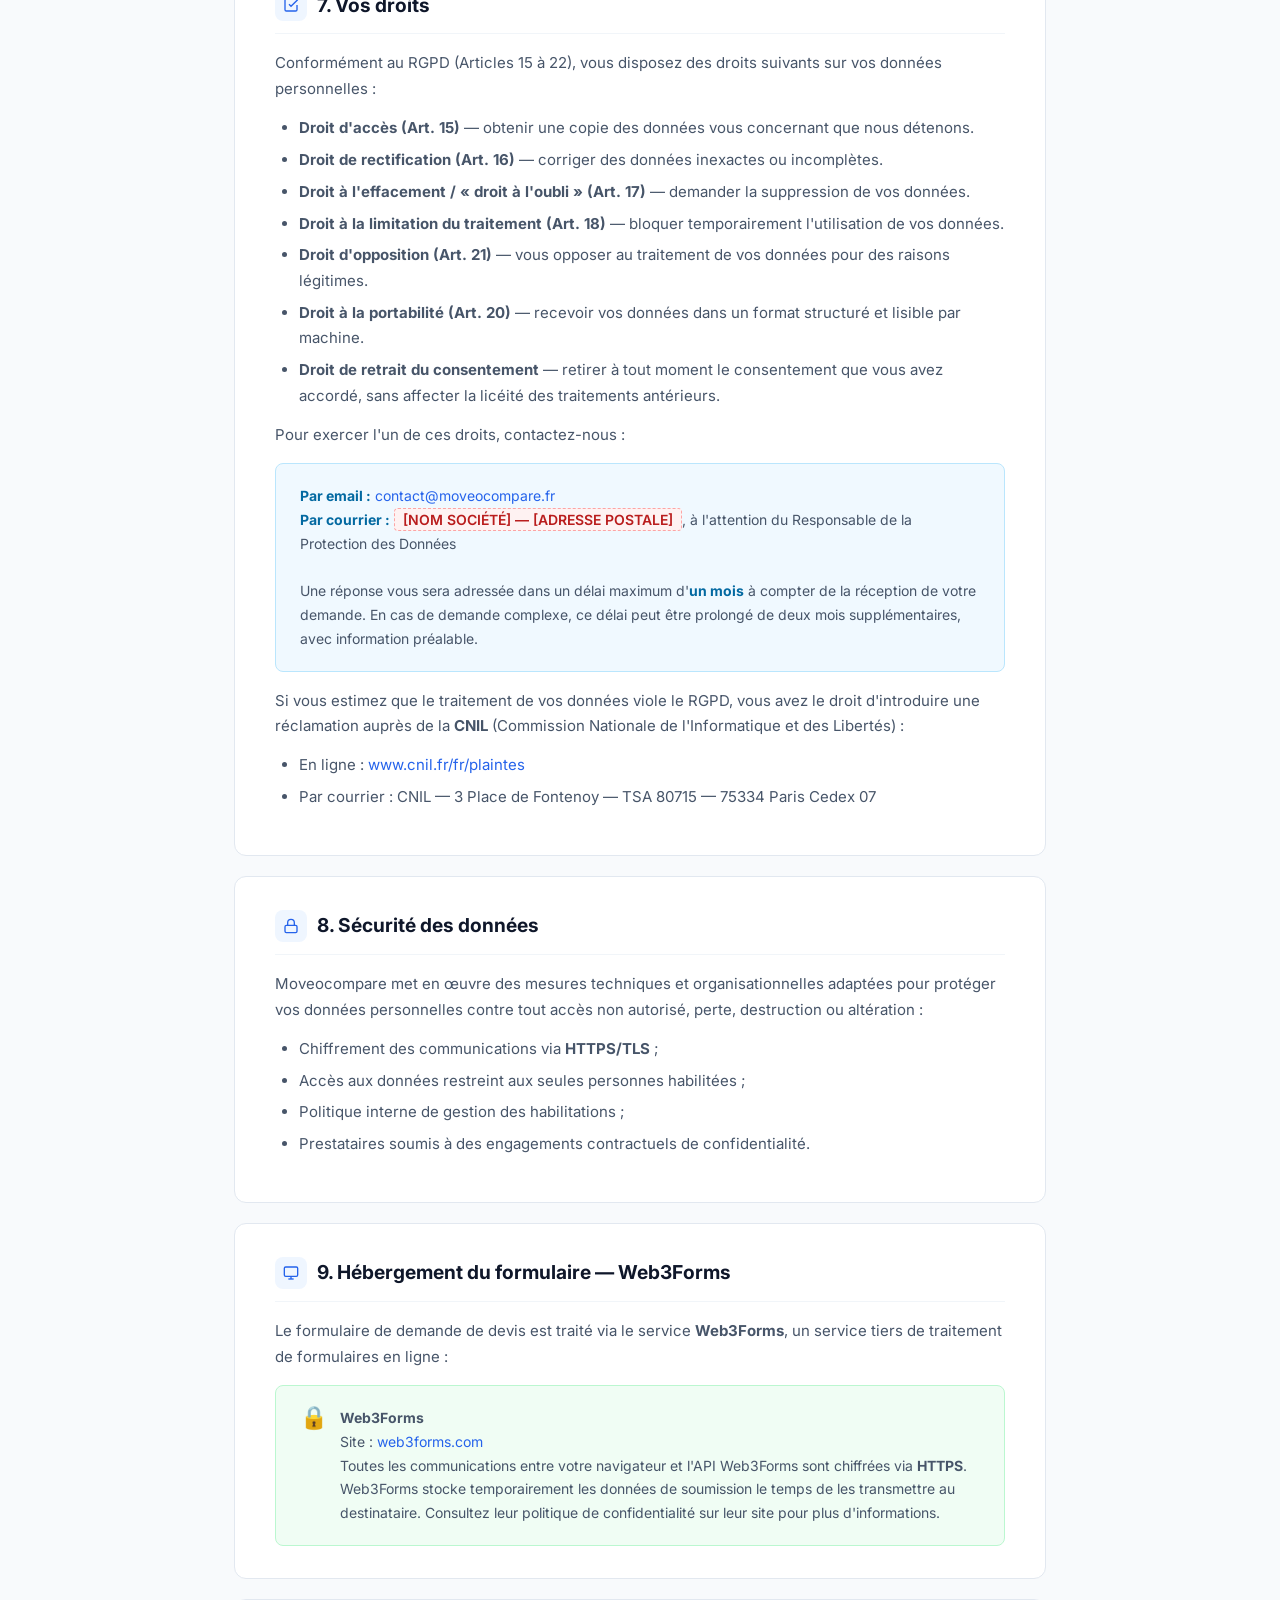
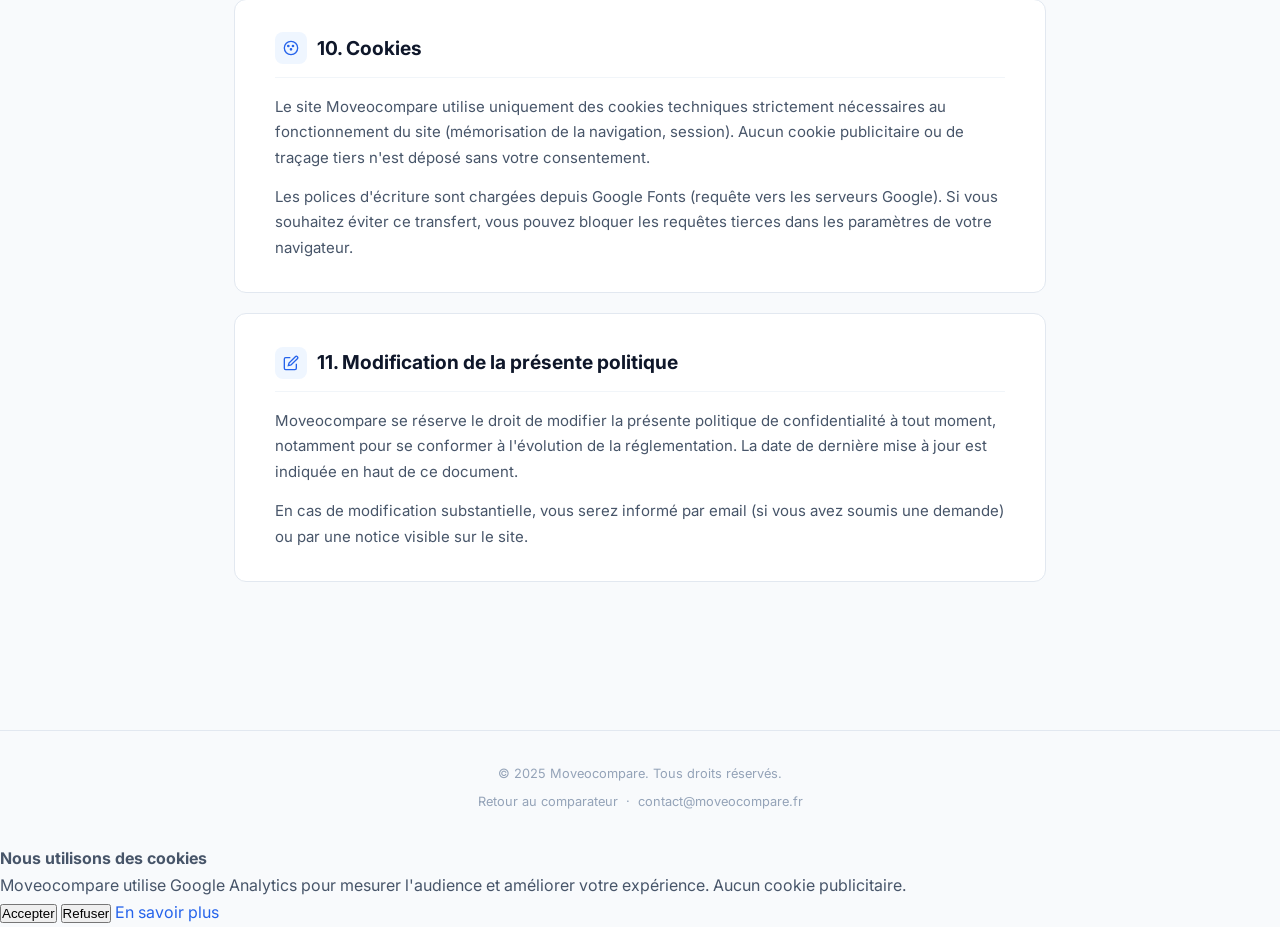
<file: politique-confidentialite.html>
<!DOCTYPE html>
<html lang="fr">
<head>
    <meta charset="UTF-8">
    <meta name="viewport" content="width=device-width, initial-scale=1.0">
    <title>Politique de confidentialité — Moveocompare</title>
    <meta name="description" content="Politique de confidentialité de Moveocompare : données collectées, finalité, durée de conservation, vos droits RGPD (accès, rectification, suppression).">
    <meta name="robots" content="noindex, follow">
    <link rel="canonical" href="https://moveocompare.fr/politique-confidentialite.html">
    <meta property="og:type"        content="website">
    <meta property="og:url"         content="https://moveocompare.fr/politique-confidentialite.html">
    <meta property="og:title"       content="Politique de confidentialité — Moveocompare">
    <meta property="og:description" content="Politique de confidentialité de Moveocompare : données collectées, finalité, durée de conservation, vos droits RGPD (accès, rectification, suppression).">
    <meta property="og:image"       content="https://moveocompare.fr/assets/logo/og-image.png">
    <meta property="og:site_name"   content="Moveocompare">
    <meta name="twitter:card"        content="summary_large_image">
    <meta name="twitter:title"       content="Politique de confidentialité — Moveocompare">
    <meta name="twitter:description" content="Politique de confidentialité de Moveocompare : données collectées, finalité, durée de conservation, vos droits RGPD (accès, rectification, suppression).">
    <meta name="twitter:image"       content="https://moveocompare.fr/assets/logo/og-image.png">
    <link rel="icon" type="image/svg+xml" href="data:image/svg+xml,%3Csvg xmlns='http://www.w3.org/2000/svg' viewBox='0 0 32 32'%3E%3Crect width='32' height='32' rx='6' fill='%232563eb'/%3E%3Crect x='2' y='10' width='16' height='12' rx='1' fill='none' stroke='white' stroke-width='2'/%3E%3Cpolygon points='18 13 22 13 25 16 25 22 18 22 18 13' fill='none' stroke='white' stroke-width='2'/%3E%3Ccircle cx='7' cy='24' r='2.5' fill='white'/%3E%3Ccircle cx='22' cy='24' r='2.5' fill='white'/%3E%3C/svg%3E">

    <link rel="preconnect" href="https://fonts.googleapis.com">
    <link rel="preconnect" href="https://fonts.gstatic.com" crossorigin>
    <link href="https://fonts.googleapis.com/css2?family=Inter:wght@300;400;500;600;700;800&display=swap" rel="stylesheet">
    <style>
        /* ── Reset & base ── */
        *, *::before, *::after { box-sizing: border-box; margin: 0; padding: 0; }
        html { font-size: 16px; scroll-behavior: smooth; }
        body {
            font-family: 'Inter', system-ui, sans-serif;
            font-size: 1rem;
            line-height: 1.7;
            color: #475569;
            background: #f8fafc;
            -webkit-font-smoothing: antialiased;
        }
        a { color: #2563eb; text-decoration: none; }
        a:hover { text-decoration: underline; }
        ul, ol { padding-left: 1.5rem; }

        /* ── Header ── */
        .site-header {
            background: #fff;
            border-bottom: 1px solid #e2e8f0;
            padding: 1rem 0;
            position: sticky;
            top: 0;
            z-index: 100;
            box-shadow: 0 1px 3px rgba(0,0,0,.06);
        }
        .site-header .inner {
            max-width: 860px;
            margin: 0 auto;
            padding: 0 1.5rem;
            display: flex;
            align-items: center;
            justify-content: space-between;
            gap: 1rem;
        }
        .logo {
            display: flex;
            align-items: center;
            gap: 0.5rem;
            font-size: 1.2rem;
            font-weight: 700;
            color: #0f172a;
            text-decoration: none;
        }
        .logo__icon {
            width: 32px;
            height: 32px;
            background: #2563eb;
            color: #fff;
            border-radius: 6px;
            display: flex;
            align-items: center;
            justify-content: center;
        }
        .logo__text strong { color: #2563eb; }
        .back-link {
            font-size: 0.875rem;
            font-weight: 500;
            color: #2563eb;
            display: flex;
            align-items: center;
            gap: 0.375rem;
        }

        /* ── Contenu principal ── */
        .page-wrap {
            max-width: 860px;
            margin: 3rem auto;
            padding: 0 1.5rem 5rem;
        }

        /* En-tête de la page */
        .page-header {
            background: #fff;
            border: 1px solid #e2e8f0;
            border-radius: 12px;
            padding: 2.5rem;
            margin-bottom: 2rem;
            border-left: 4px solid #2563eb;
        }
        .page-header__badge {
            display: inline-block;
            background: #dbeafe;
            color: #2563eb;
            font-size: 0.7rem;
            font-weight: 700;
            text-transform: uppercase;
            letter-spacing: .08em;
            padding: 0.25rem 0.75rem;
            border-radius: 9999px;
            margin-bottom: 1rem;
        }
        .page-header h1 {
            font-size: clamp(1.5rem, 4vw, 2rem);
            font-weight: 800;
            color: #0f172a;
            margin-bottom: 0.75rem;
            line-height: 1.2;
        }
        .page-header__meta {
            font-size: 0.875rem;
            color: #94a3b8;
        }

        /* Sections */
        .section {
            background: #fff;
            border: 1px solid #e2e8f0;
            border-radius: 12px;
            padding: 2rem 2.5rem;
            margin-bottom: 1.25rem;
        }

        .section h2 {
            font-size: 1.2rem;
            font-weight: 700;
            color: #0f172a;
            margin-bottom: 1rem;
            padding-bottom: 0.75rem;
            border-bottom: 1px solid #f1f5f9;
            display: flex;
            align-items: center;
            gap: 0.6rem;
        }
        .section h2 .ico {
            width: 32px;
            height: 32px;
            background: #eff6ff;
            color: #2563eb;
            border-radius: 8px;
            display: flex;
            align-items: center;
            justify-content: center;
            flex-shrink: 0;
        }

        .section p { margin-bottom: 0.85rem; font-size: 0.9375rem; }
        .section p:last-child { margin-bottom: 0; }
        .section ul, .section ol { font-size: 0.9375rem; margin-bottom: 0.85rem; }
        .section li { margin-bottom: 0.4rem; }

        /* Tableau données */
        .data-table {
            width: 100%;
            border-collapse: collapse;
            font-size: 0.875rem;
            margin: 1rem 0;
        }
        .data-table th {
            background: #f8fafc;
            font-weight: 600;
            color: #0f172a;
            text-align: left;
            padding: 0.65rem 0.9rem;
            border: 1px solid #e2e8f0;
        }
        .data-table td {
            padding: 0.65rem 0.9rem;
            border: 1px solid #e2e8f0;
            color: #475569;
            vertical-align: top;
        }
        .data-table tr:nth-child(even) td { background: #fafafa; }

        /* Encadré contact */
        .contact-box {
            background: #f0f9ff;
            border: 1px solid #bae6fd;
            border-radius: 8px;
            padding: 1.25rem 1.5rem;
            margin-top: 1rem;
            font-size: 0.875rem;
        }
        .contact-box strong { color: #0369a1; }

        /* Encadré hébergeur */
        .host-box {
            background: #f0fdf4;
            border: 1px solid #bbf7d0;
            border-radius: 8px;
            padding: 1.25rem 1.5rem;
            margin-top: 1rem;
            font-size: 0.875rem;
            display: flex;
            gap: 0.75rem;
            align-items: flex-start;
        }
        .host-box__icon { font-size: 1.4rem; flex-shrink: 0; line-height: 1; }

        /* Alerte mise à jour */
        .update-notice {
            background: #fffbeb;
            border: 1px solid #fde68a;
            border-radius: 8px;
            padding: 0.9rem 1.25rem;
            font-size: 0.875rem;
            color: #92400e;
            margin-bottom: 2rem;
            display: flex;
            align-items: flex-start;
            gap: 0.6rem;
        }

        /* Footer page */
        .page-footer {
            text-align: center;
            font-size: 0.8rem;
            color: #94a3b8;
            padding: 2rem 0;
            border-top: 1px solid #e2e8f0;
            margin-top: 3rem;
        }
        .page-footer a { color: #94a3b8; }

        /* Placeholder à remplir */
        .placeholder {
            background: #fef2f2;
            border: 1px dashed #fca5a5;
            border-radius: 4px;
            padding: 0.15rem 0.5rem;
            color: #b91c1c;
            font-weight: 600;
            font-style: normal;
        }
    </style>
    <script>
    /* Google Analytics 4 — chargement conditionnel (RGPD) */
    window.dataLayer = window.dataLayer || [];
    function gtag(){dataLayer.push(arguments);}

    function loadGA() {
      if (window.gaLoaded) return;
      window.gaLoaded = true;
      var s = document.createElement('script');
      s.async = true;
      s.src = 'https://www.googletagmanager.com/gtag/js?id=G-2BC8LJBT5D';
      document.head.appendChild(s);
      gtag('js', new Date());
      gtag('config', 'G-2BC8LJBT5D', { anonymize_ip: true });
      /* Google Ads conversion */
      var s2 = document.createElement('script');
      s2.async = true;
      s2.src = 'https://www.googletagmanager.com/gtag/js?id=AW-18203640088';
      document.head.appendChild(s2);
      gtag('config', 'AW-18203640088');
    }
    /* Si déjà accepté lors d'une visite précédente → charge GA immédiatement */
    if (localStorage.getItem('cookieConsent') === 'accepted') { loadGA(); }
    </script>

    <!-- Google tag (gtag.js) — Google Ads AW-18203640088 -->
    <script async src="https://www.googletagmanager.com/gtag/js?id=AW-18203640088"></script>
    <script>
      window.dataLayer = window.dataLayer || [];
      function gtag(){dataLayer.push(arguments);}
      gtag('js', new Date());
      gtag('config', 'AW-18203640088');
    </script>
</head>
<body>

    <!-- ── Header ── -->
    <header class="site-header">
        <div class="inner">
            <a href="index.html" class="logo">
                <div class="logo__icon">
                    <svg width="18" height="18" viewBox="0 0 24 24" fill="none" stroke="currentColor" stroke-width="2">
                        <rect x="1" y="3" width="15" height="13" rx="1"/>
                        <polygon points="16 8 20 8 23 11 23 16 16 16 16 8"/>
                        <circle cx="5.5" cy="18.5" r="2.5"/>
                        <circle cx="18.5" cy="18.5" r="2.5"/>
                    </svg>
                </div>
                <span class="logo__text">Moveo<span>compare</span></span>
            </a>
            <a href="index.html" class="back-link">
                <svg width="14" height="14" viewBox="0 0 24 24" fill="none" stroke="currentColor" stroke-width="2.5"><path d="M19 12H5M12 19l-7-7 7-7"/></svg>
                Retour au site
            </a>
        </div>
    </header>

    <main class="page-wrap">

        <!-- En-tête de page -->
        <div class="page-header">
            <div class="page-header__badge">RGPD · Confidentialité</div>
            <h1>Politique de confidentialité</h1>
            <p class="page-header__meta">
                Dernière mise à jour : <strong>30 mai 2025</strong>
                &nbsp;·&nbsp; En vigueur depuis le 30 mai 2025
            </p>
        </div>

        <div class="update-notice">
            <svg width="16" height="16" viewBox="0 0 24 24" fill="none" stroke="currentColor" stroke-width="2" style="flex-shrink:0;margin-top:2px"><circle cx="12" cy="12" r="10"/><line x1="12" y1="8" x2="12" y2="12"/><line x1="12" y1="16" x2="12.01" y2="16"/></svg>
            <span>Les champs en <em class="placeholder">rouge encadré</em> sont des espaces réservés à compléter par le responsable du traitement avant toute mise en ligne officielle.</span>
        </div>

        <!-- 1. Identité du responsable -->
        <div class="section">
            <h2>
                <div class="ico">
                    <svg width="16" height="16" viewBox="0 0 24 24" fill="none" stroke="currentColor" stroke-width="2"><path d="M20 21v-2a4 4 0 00-4-4H8a4 4 0 00-4 4v2"/><circle cx="12" cy="7" r="4"/></svg>
                </div>
                1. Responsable du traitement
            </h2>
            <p>Le responsable du traitement des données personnelles collectées sur le site <strong>Moveocompare</strong> est :</p>
            <ul>
                <li><strong>Dénomination :</strong> <em class="placeholder">[NOM DE LA SOCIÉTÉ / RAISON SOCIALE]</em></li>
                <li><strong>Forme juridique :</strong> <em class="placeholder">[SAS / SARL / EI / autre]</em></li>
                <li><strong>Siège social :</strong> <em class="placeholder">[ADRESSE COMPLÈTE]</em></li>
                <li><strong>SIRET :</strong> <em class="placeholder">[NUMÉRO SIRET]</em></li>
                <li><strong>Email de contact :</strong> <a href="mailto:contact@moveocompare.fr">contact@moveocompare.fr</a></li>
                <li><strong>Délégué à la Protection des Données (DPD) :</strong> <em class="placeholder">[NOM DU DPD ou mention "non désigné si non obligatoire"]</em></li>
            </ul>
        </div>

        <!-- 2. Finalité du traitement -->
        <div class="section">
            <h2>
                <div class="ico">
                    <svg width="16" height="16" viewBox="0 0 24 24" fill="none" stroke="currentColor" stroke-width="2"><circle cx="12" cy="12" r="10"/><path d="M12 8v4l3 3"/></svg>
                </div>
                2. Finalités du traitement
            </h2>
            <p>Moveocompare collecte vos données personnelles dans le seul but de vous mettre en relation avec des déménageurs professionnels partenaires afin que vous receviez des devis personnalisés correspondant à votre projet de déménagement.</p>
            <p>Plus précisément, vos données sont utilisées pour :</p>
            <ol>
                <li><strong>Mise en relation avec des déménageurs partenaires</strong> — transmission de votre demande à des prestataires sélectionnés selon votre profil (zone géographique, type de logement, dates).</li>
                <li><strong>Envoi de vos devis par email</strong> — vous informer des offres reçues de nos partenaires.</li>
                <li><strong>Suivi de votre demande</strong> — vous contacter par téléphone ou email pour accompagner votre démarche si vous le souhaitez.</li>
                <li><strong>Amélioration de nos services</strong> — analyse statistique anonymisée de l'utilisation du formulaire.</li>
            </ol>
            <p>Vos données ne sont <strong>jamais utilisées</strong> à des fins de prospection commerciale non liée à votre déménagement, ni revendues à des tiers non partenaires.</p>
        </div>

        <!-- 3. Base légale -->
        <div class="section">
            <h2>
                <div class="ico">
                    <svg width="16" height="16" viewBox="0 0 24 24" fill="none" stroke="currentColor" stroke-width="2"><path d="M12 22s8-4 8-10V5l-8-3-8 3v7c0 6 8 10 8 10z"/></svg>
                </div>
                3. Base légale du traitement
            </h2>
            <p>Conformément au Règlement Général sur la Protection des Données (RGPD — Règlement UE 2016/679), le traitement de vos données repose sur :</p>
            <ul>
                <li>
                    <strong>Votre consentement explicite</strong> (Art. 6.1.a RGPD) — que vous exprimez en cochant la case de consentement lors de la soumission du formulaire. Vous pouvez retirer ce consentement à tout moment sans que cela remette en cause la licéité du traitement effectué avant ce retrait.
                </li>
                <li>
                    <strong>L'exécution d'un contrat ou de mesures précontractuelles</strong> (Art. 6.1.b RGPD) — le traitement est nécessaire pour répondre à votre demande de devis.
                </li>
            </ul>
        </div>

        <!-- 4. Données collectées -->
        <div class="section">
            <h2>
                <div class="ico">
                    <svg width="16" height="16" viewBox="0 0 24 24" fill="none" stroke="currentColor" stroke-width="2"><path d="M14 2H6a2 2 0 00-2 2v16a2 2 0 002 2h12a2 2 0 002-2V8z"/><polyline points="14 2 14 8 20 8"/></svg>
                </div>
                4. Données personnelles collectées
            </h2>
            <p>Lors de la soumission du formulaire de demande de devis, nous collectons les données suivantes :</p>
            <table class="data-table">
                <thead>
                    <tr>
                        <th>Donnée</th>
                        <th>Caractère</th>
                        <th>Utilisation</th>
                    </tr>
                </thead>
                <tbody>
                    <tr>
                        <td><strong>Prénom &amp; Nom</strong></td>
                        <td>Obligatoire</td>
                        <td>Personnalisation des devis et communication</td>
                    </tr>
                    <tr>
                        <td><strong>Adresse email</strong></td>
                        <td>Obligatoire</td>
                        <td>Réception des devis et confirmations</td>
                    </tr>
                    <tr>
                        <td><strong>Numéro de téléphone</strong></td>
                        <td>Obligatoire</td>
                        <td>Contact par les déménageurs partenaires</td>
                    </tr>
                    <tr>
                        <td><strong>Type de logement &amp; volume</strong></td>
                        <td>Obligatoire</td>
                        <td>Calcul et calibration des devis</td>
                    </tr>
                    <tr>
                        <td><strong>Villes de départ et d'arrivée</strong></td>
                        <td>Obligatoire</td>
                        <td>Sélection des partenaires disponibles sur le trajet</td>
                    </tr>
                    <tr>
                        <td><strong>Date souhaitée de déménagement</strong></td>
                        <td>Obligatoire</td>
                        <td>Vérification des disponibilités</td>
                    </tr>
                    <tr>
                        <td><strong>Services supplémentaires souhaités</strong></td>
                        <td>Facultatif</td>
                        <td>Affinage des propositions commerciales</td>
                    </tr>
                </tbody>
            </table>
            <p>Nous ne collectons <strong>aucune donnée sensible</strong> au sens de l'article 9 du RGPD (origine ethnique, opinions politiques, données de santé, etc.).</p>
        </div>

        <!-- 5. Destinataires -->
        <div class="section">
            <h2>
                <div class="ico">
                    <svg width="16" height="16" viewBox="0 0 24 24" fill="none" stroke="currentColor" stroke-width="2"><path d="M17 21v-2a4 4 0 00-4-4H5a4 4 0 00-4 4v2"/><circle cx="9" cy="7" r="4"/><path d="M23 21v-2a4 4 0 00-3-3.87"/><path d="M16 3.13a4 4 0 010 7.75"/></svg>
                </div>
                5. Destinataires des données
            </h2>
            <p>Vos données sont transmises uniquement aux déménageurs professionnels partenaires de Moveocompare, sélectionnés en fonction de votre localisation et de vos dates de déménagement. Chaque partenaire s'engage contractuellement à :</p>
            <ul>
                <li>Utiliser vos données exclusivement pour répondre à votre demande de devis ;</li>
                <li>Ne pas les revendre ni les transmettre à des tiers ;</li>
                <li>Les supprimer à l'issue du traitement de votre demande si celle-ci n'aboutit pas à un contrat.</li>
            </ul>
            <p>Aucune donnée n'est transmise en dehors de l'Union européenne. Aucun partage avec des plateformes publicitaires n'est effectué.</p>
        </div>

        <!-- 6. Durée de conservation -->
        <div class="section">
            <h2>
                <div class="ico">
                    <svg width="16" height="16" viewBox="0 0 24 24" fill="none" stroke="currentColor" stroke-width="2"><circle cx="12" cy="12" r="10"/><polyline points="12 6 12 12 16 14"/></svg>
                </div>
                6. Durée de conservation
            </h2>
            <p>Vos données personnelles sont conservées pour une durée <strong>maximale de 12 mois</strong> à compter de la date de soumission de votre formulaire.</p>
            <p>À l'issue de cette période, vos données sont automatiquement supprimées de nos systèmes et notifiées pour suppression auprès de nos partenaires.</p>
            <p>Si vous concluez un contrat avec un déménageur partenaire, la durée de conservation des données liées à ce contrat est régie par les obligations légales applicables (durée légale de conservation des contrats : 5 ans après la fin du contrat).</p>
        </div>

        <!-- 7. Droits des personnes -->
        <div class="section">
            <h2>
                <div class="ico">
                    <svg width="16" height="16" viewBox="0 0 24 24" fill="none" stroke="currentColor" stroke-width="2"><path d="M9 11l3 3L22 4"/><path d="M21 12v7a2 2 0 01-2 2H5a2 2 0 01-2-2V5a2 2 0 012-2h11"/></svg>
                </div>
                7. Vos droits
            </h2>
            <p>Conformément au RGPD (Articles 15 à 22), vous disposez des droits suivants sur vos données personnelles :</p>
            <ul>
                <li><strong>Droit d'accès (Art. 15)</strong> — obtenir une copie des données vous concernant que nous détenons.</li>
                <li><strong>Droit de rectification (Art. 16)</strong> — corriger des données inexactes ou incomplètes.</li>
                <li><strong>Droit à l'effacement / « droit à l'oubli » (Art. 17)</strong> — demander la suppression de vos données.</li>
                <li><strong>Droit à la limitation du traitement (Art. 18)</strong> — bloquer temporairement l'utilisation de vos données.</li>
                <li><strong>Droit d'opposition (Art. 21)</strong> — vous opposer au traitement de vos données pour des raisons légitimes.</li>
                <li><strong>Droit à la portabilité (Art. 20)</strong> — recevoir vos données dans un format structuré et lisible par machine.</li>
                <li><strong>Droit de retrait du consentement</strong> — retirer à tout moment le consentement que vous avez accordé, sans affecter la licéité des traitements antérieurs.</li>
            </ul>
            <p>Pour exercer l'un de ces droits, contactez-nous :</p>
            <div class="contact-box">
                <strong>Par email :</strong> <a href="mailto:contact@moveocompare.fr">contact@moveocompare.fr</a><br>
                <strong>Par courrier :</strong> <em class="placeholder">[NOM SOCIÉTÉ] — [ADRESSE POSTALE]</em>, à l'attention du Responsable de la Protection des Données<br><br>
                Une réponse vous sera adressée dans un délai maximum d'<strong>un mois</strong> à compter de la réception de votre demande. En cas de demande complexe, ce délai peut être prolongé de deux mois supplémentaires, avec information préalable.
            </div>
            <p style="margin-top:1rem">Si vous estimez que le traitement de vos données viole le RGPD, vous avez le droit d'introduire une réclamation auprès de la <strong>CNIL</strong> (Commission Nationale de l'Informatique et des Libertés) :</p>
            <ul>
                <li>En ligne : <a href="https://www.cnil.fr/fr/plaintes" target="_blank" rel="noopener noreferrer">www.cnil.fr/fr/plaintes</a></li>
                <li>Par courrier : CNIL — 3 Place de Fontenoy — TSA 80715 — 75334 Paris Cedex 07</li>
            </ul>
        </div>

        <!-- 8. Sécurité -->
        <div class="section">
            <h2>
                <div class="ico">
                    <svg width="16" height="16" viewBox="0 0 24 24" fill="none" stroke="currentColor" stroke-width="2"><rect x="3" y="11" width="18" height="11" rx="2"/><path d="M7 11V7a5 5 0 0110 0v4"/></svg>
                </div>
                8. Sécurité des données
            </h2>
            <p>Moveocompare met en œuvre des mesures techniques et organisationnelles adaptées pour protéger vos données personnelles contre tout accès non autorisé, perte, destruction ou altération :</p>
            <ul>
                <li>Chiffrement des communications via <strong>HTTPS/TLS</strong> ;</li>
                <li>Accès aux données restreint aux seules personnes habilitées ;</li>
                <li>Politique interne de gestion des habilitations ;</li>
                <li>Prestataires soumis à des engagements contractuels de confidentialité.</li>
            </ul>
        </div>

        <!-- 9. Hébergement formulaire Web3Forms -->
        <div class="section">
            <h2>
                <div class="ico">
                    <svg width="16" height="16" viewBox="0 0 24 24" fill="none" stroke="currentColor" stroke-width="2"><rect x="2" y="3" width="20" height="14" rx="2"/><line x1="8" y1="21" x2="16" y2="21"/><line x1="12" y1="17" x2="12" y2="21"/></svg>
                </div>
                9. Hébergement du formulaire — Web3Forms
            </h2>
            <p>Le formulaire de demande de devis est traité via le service <strong>Web3Forms</strong>, un service tiers de traitement de formulaires en ligne :</p>
            <div class="host-box">
                <div class="host-box__icon">🔒</div>
                <div>
                    <strong>Web3Forms</strong><br>
                    Site : <a href="https://web3forms.com" target="_blank" rel="noopener noreferrer">web3forms.com</a><br>
                    Toutes les communications entre votre navigateur et l'API Web3Forms sont chiffrées via <strong>HTTPS</strong>.<br>
                    Web3Forms stocke temporairement les données de soumission le temps de les transmettre au destinataire. Consultez leur politique de confidentialité sur leur site pour plus d'informations.
                </div>
            </div>
        </div>

        <!-- 10. Cookies -->
        <div class="section">
            <h2>
                <div class="ico">
                    <svg width="16" height="16" viewBox="0 0 24 24" fill="none" stroke="currentColor" stroke-width="2"><circle cx="12" cy="12" r="10"/><circle cx="8" cy="9" r="1" fill="currentColor"/><circle cx="15" cy="9" r="1" fill="currentColor"/><circle cx="12" cy="14" r="1" fill="currentColor"/></svg>
                </div>
                10. Cookies
            </h2>
            <p>Le site Moveocompare utilise uniquement des cookies techniques strictement nécessaires au fonctionnement du site (mémorisation de la navigation, session). Aucun cookie publicitaire ou de traçage tiers n'est déposé sans votre consentement.</p>
            <p>Les polices d'écriture sont chargées depuis Google Fonts (requête vers les serveurs Google). Si vous souhaitez éviter ce transfert, vous pouvez bloquer les requêtes tierces dans les paramètres de votre navigateur.</p>
        </div>

        <!-- 11. Modifications -->
        <div class="section">
            <h2>
                <div class="ico">
                    <svg width="16" height="16" viewBox="0 0 24 24" fill="none" stroke="currentColor" stroke-width="2"><path d="M11 4H4a2 2 0 00-2 2v14a2 2 0 002 2h14a2 2 0 002-2v-7"/><path d="M18.5 2.5a2.121 2.121 0 013 3L12 15l-4 1 1-4 9.5-9.5z"/></svg>
                </div>
                11. Modification de la présente politique
            </h2>
            <p>Moveocompare se réserve le droit de modifier la présente politique de confidentialité à tout moment, notamment pour se conformer à l'évolution de la réglementation. La date de dernière mise à jour est indiquée en haut de ce document.</p>
            <p>En cas de modification substantielle, vous serez informé par email (si vous avez soumis une demande) ou par une notice visible sur le site.</p>
        </div>

    </main>

    <!-- Footer de page -->
    <footer class="page-footer">
        <div style="max-width:860px;margin:0 auto;padding:0 1.5rem">
            <p>© 2025 Moveocompare. Tous droits réservés.</p>
            <p style="margin-top:.4rem">
                <a href="index.html">Retour au comparateur</a>
                &nbsp;·&nbsp;
                <a href="mailto:contact@moveocompare.fr">contact@moveocompare.fr</a>
            </p>
        </div>
    </footer>


    <!-- Bandeau consentement cookies RGPD -->
    <div class="cookie-banner" id="cookieBanner">
      <div class="cookie-banner__content">
        <div class="cookie-banner__text">
          <strong>Nous utilisons des cookies</strong>
          <p>Moveocompare utilise Google Analytics pour mesurer l'audience et améliorer votre expérience. Aucun cookie publicitaire.</p>
        </div>
        <div class="cookie-banner__actions">
          <button class="cookie-btn cookie-btn--accept" id="cookieAccept">Accepter</button>
          <button class="cookie-btn cookie-btn--refuse" id="cookieRefuse">Refuser</button>
          <a href="cookies.html" class="cookie-banner__link">En savoir plus</a>
        </div>
      </div>
    </div>
    <script>
    (function() {
      var consent = localStorage.getItem('cookieConsent');
      var banner  = document.getElementById('cookieBanner');
      if (!banner) return;
      if (!consent) { setTimeout(function() { banner.classList.add('visible'); }, 1500); }
      var a = document.getElementById('cookieAccept');
      var r = document.getElementById('cookieRefuse');
      if (a) a.addEventListener('click', function() {
        localStorage.setItem('cookieConsent', 'accepted');
        banner.classList.remove('visible');
        if (typeof loadGA === 'function') loadGA();
      });
      if (r) r.addEventListener('click', function() {
        localStorage.setItem('cookieConsent', 'refused');
        banner.classList.remove('visible');
      });
    })();
    </script>
</body>
</html>
</file>
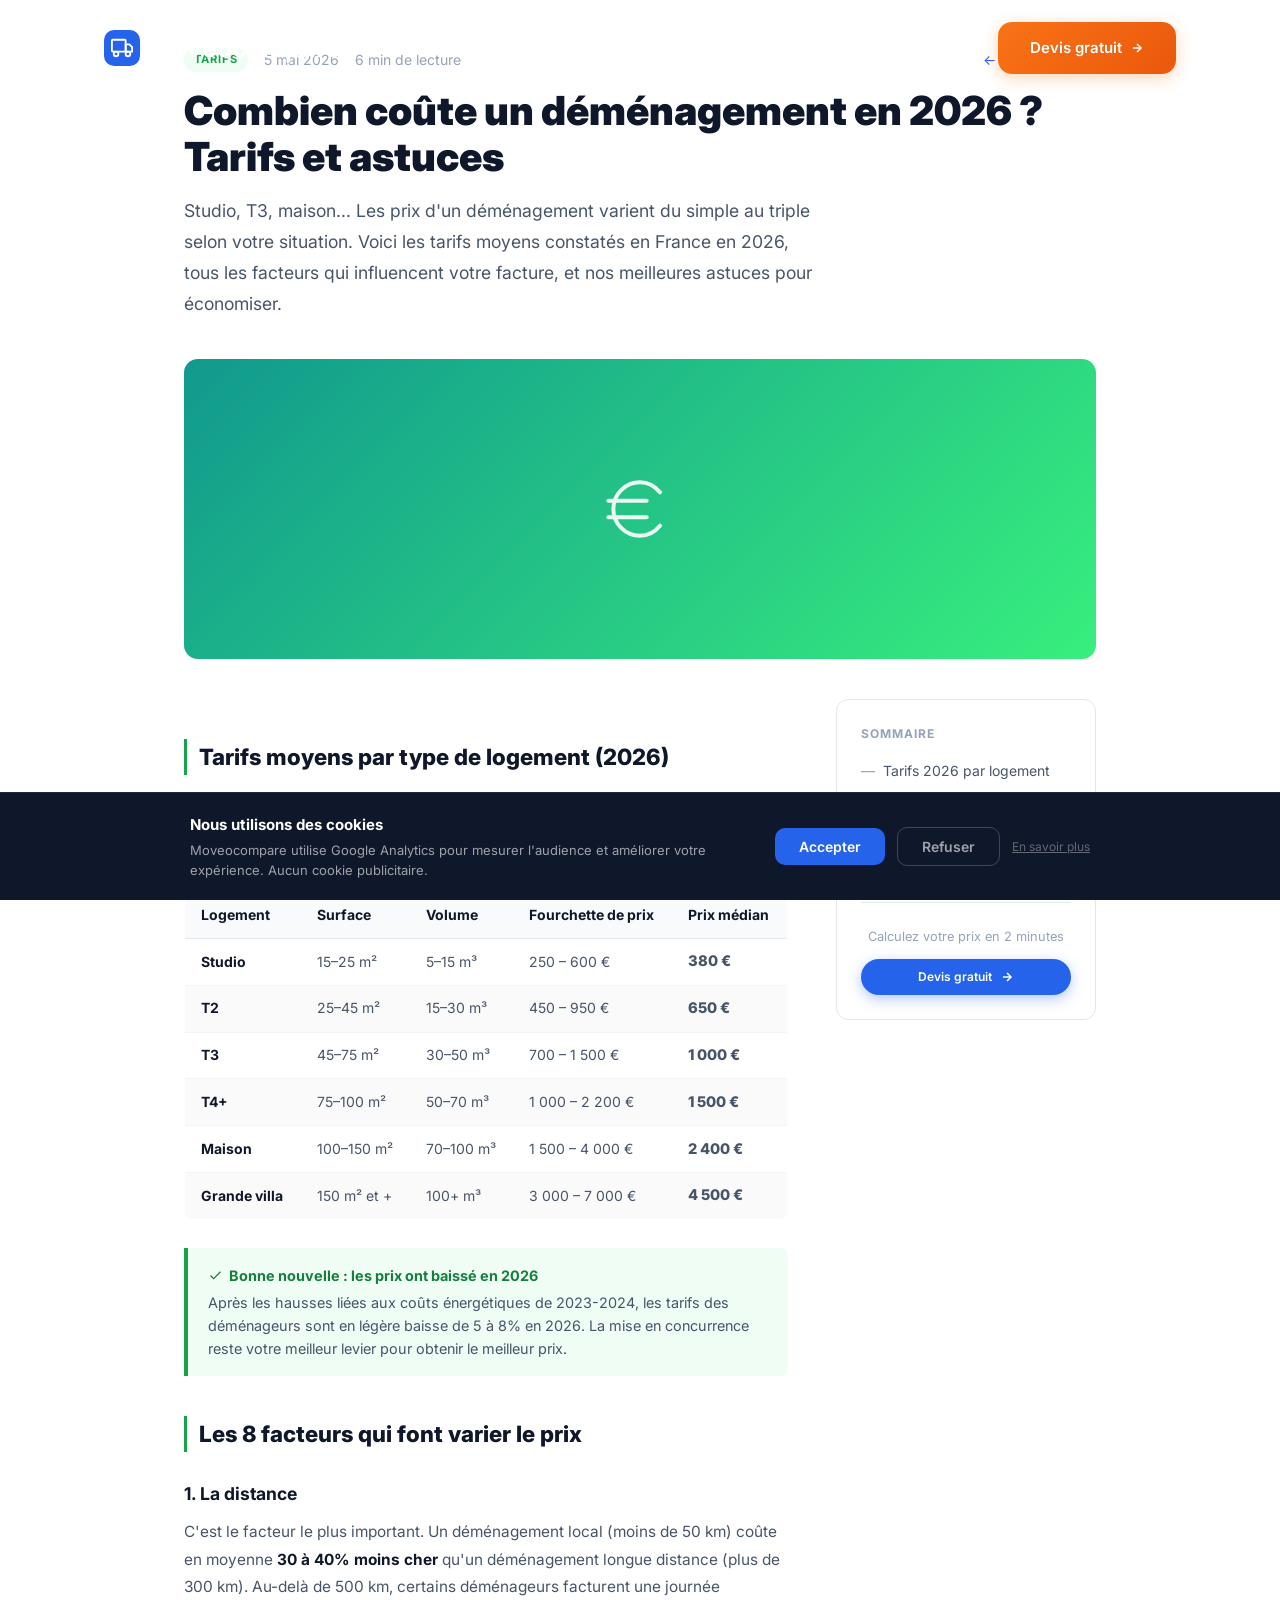
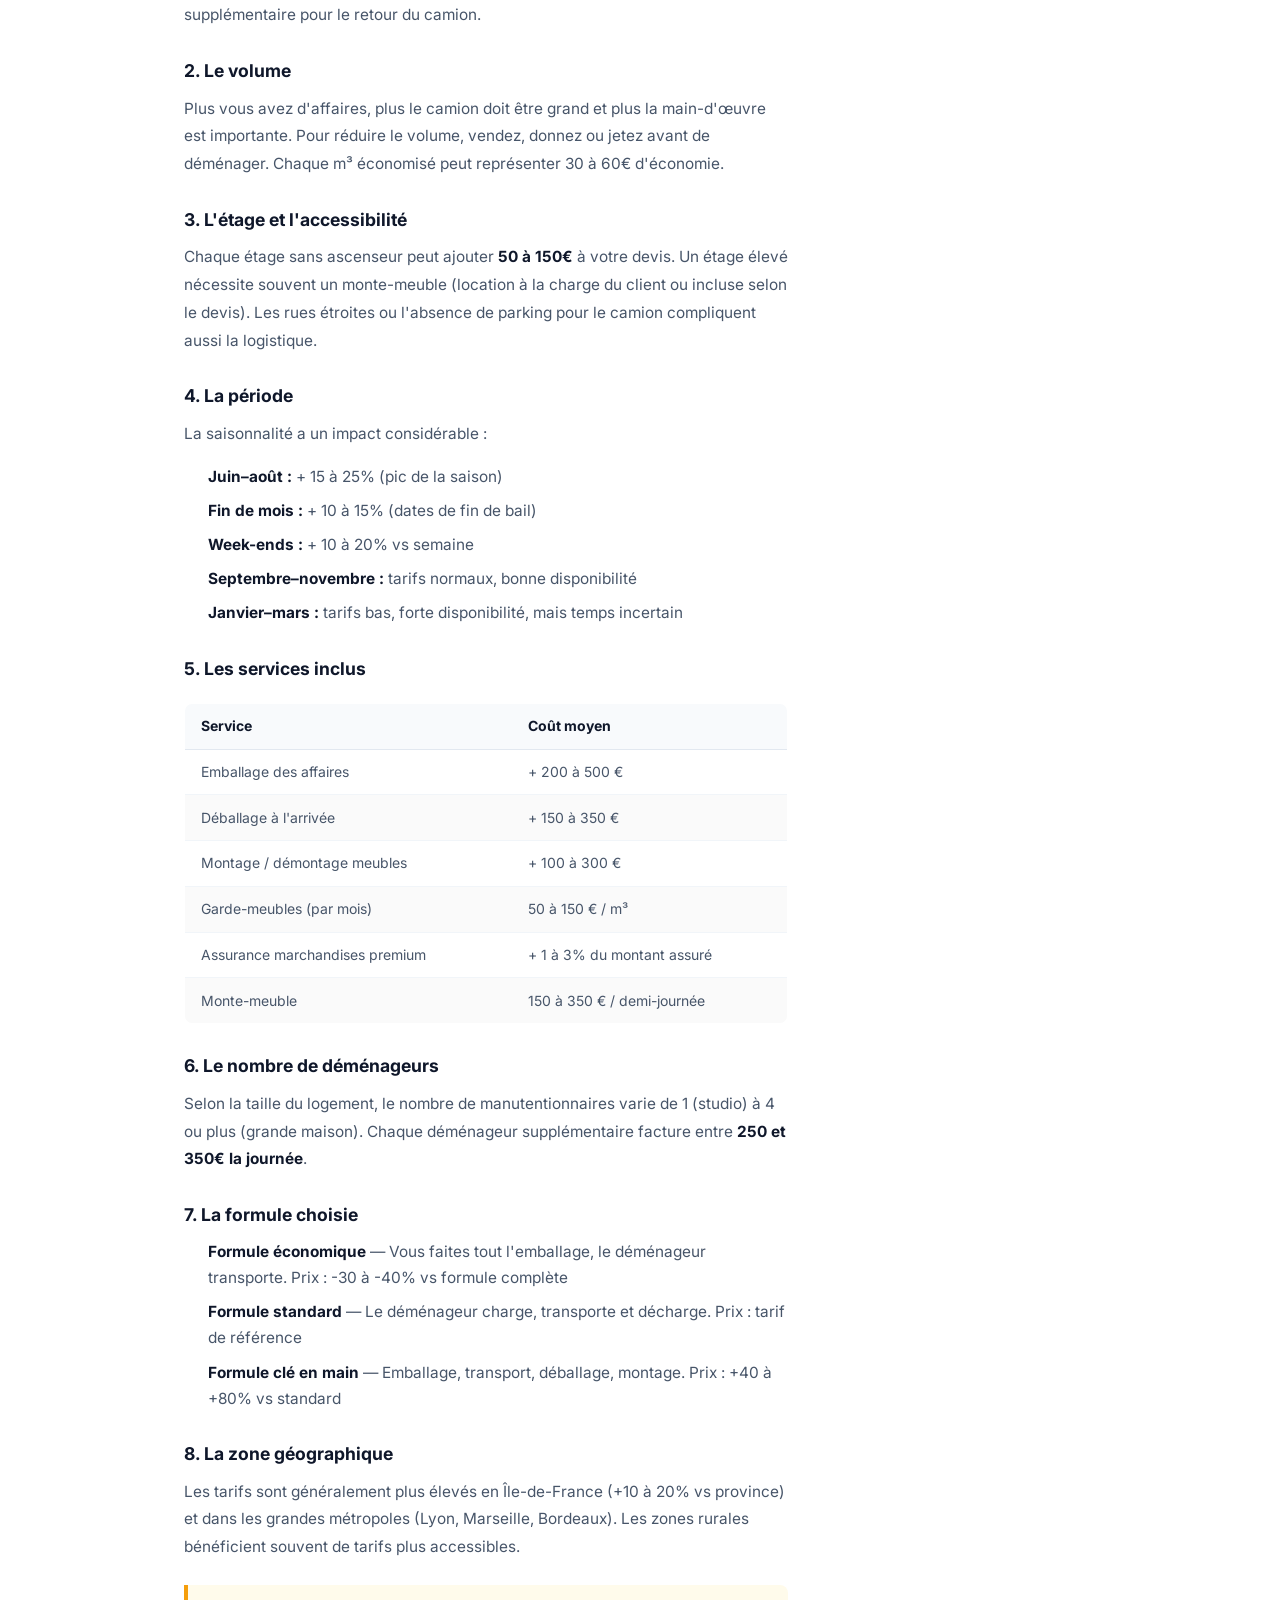
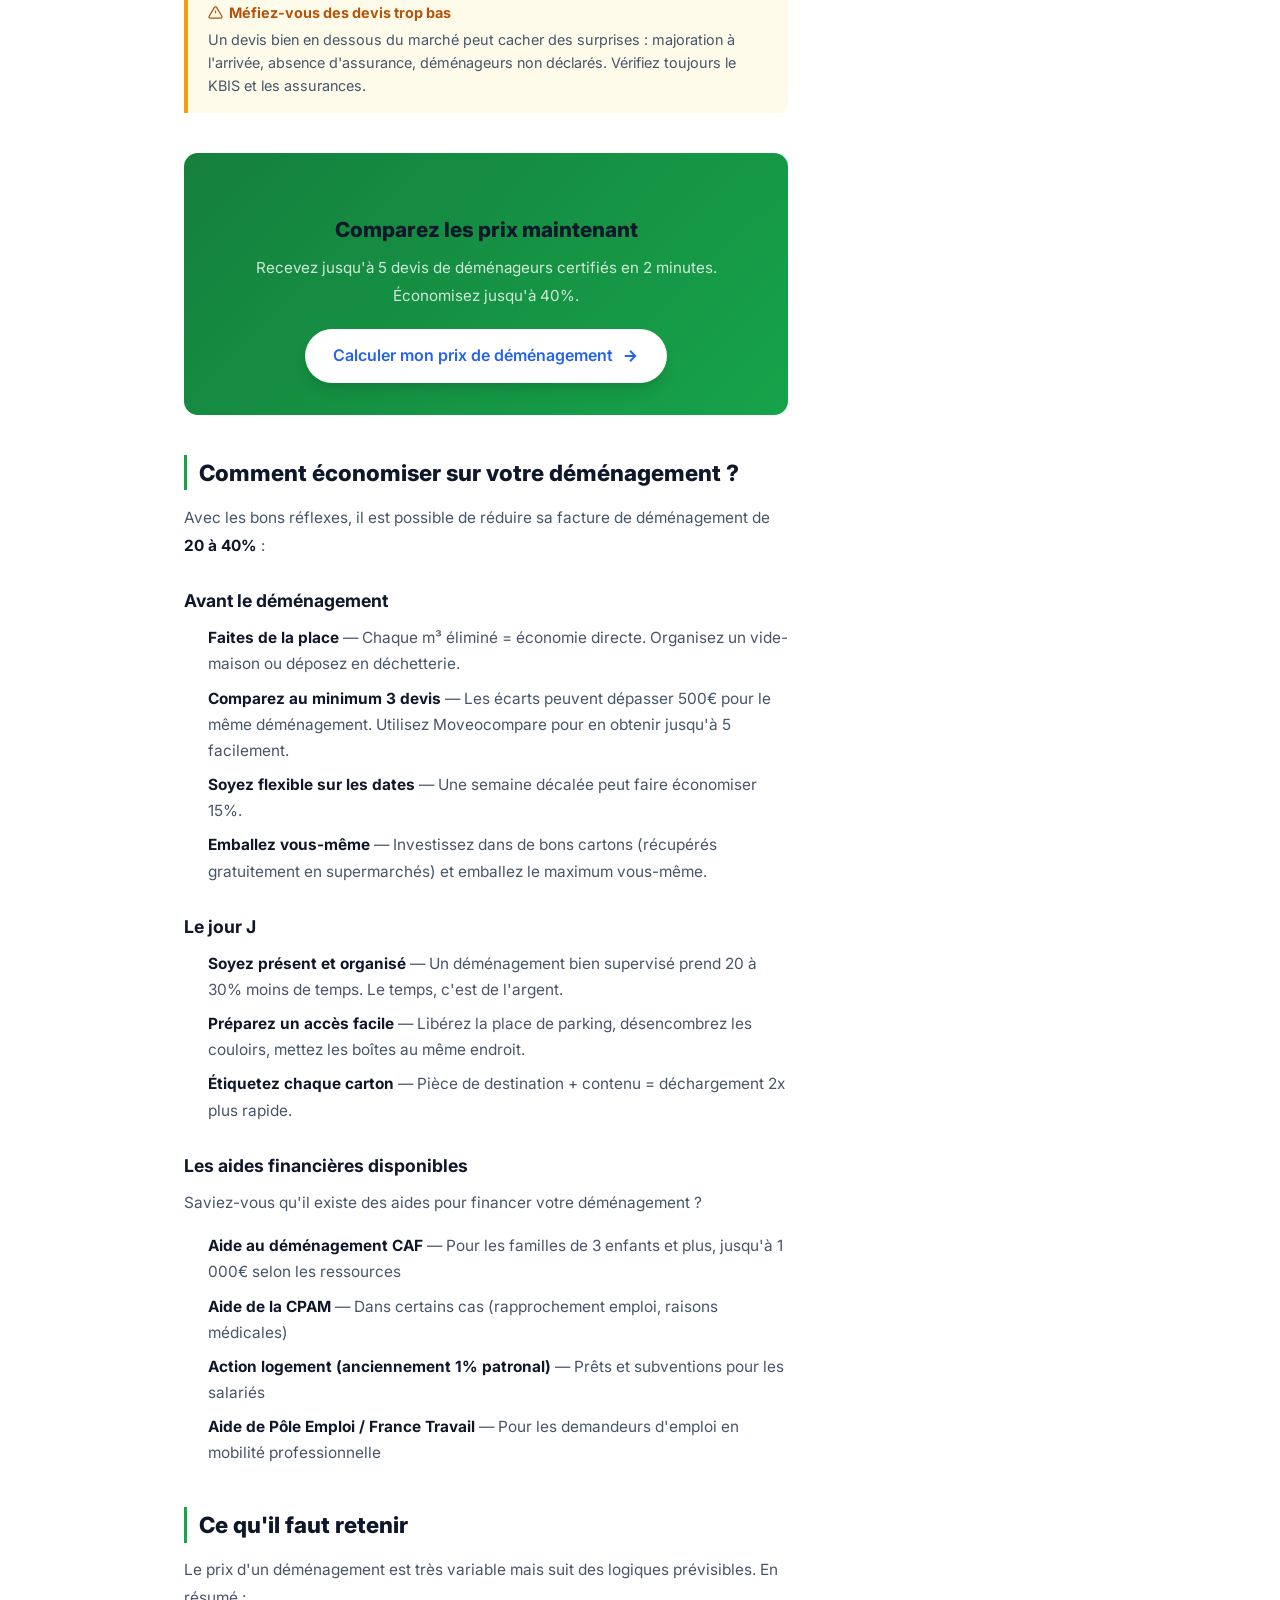
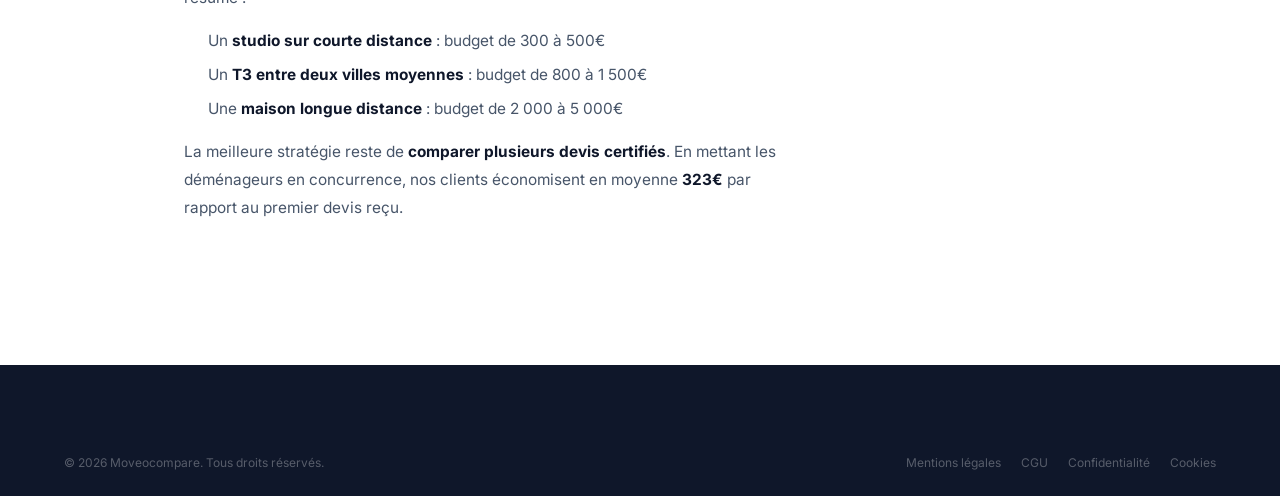
<file: blog/combien-coute-demenagement.html>
<!DOCTYPE html>
<html lang="fr">
<head>
    <meta charset="UTF-8">
    <meta name="viewport" content="width=device-width, initial-scale=1.0">
    <title>Combien coûte un déménagement en 2026 ? Tarifs par logement | Moveocompare</title>
    <meta name="description" content="Prix moyens d'un déménagement 2026 : studio, T2, T3, maison. Facteurs qui influencent le tarif, comparatif des services et conseils pour économiser.">
    <meta name="robots" content="index, follow">
    <link rel="canonical" href="https://moveocompare.fr/blog/combien-coute-demenagement.html">
    <meta property="og:type"        content="website">
    <meta property="og:url"         content="https://moveocompare.fr/blog/combien-coute-demenagement.html">
    <meta property="og:title"       content="Combien coûte un déménagement en 2026 ? Tarifs et astuces">
    <meta property="og:description" content="Prix moyens d'un déménagement 2026 : studio, T2, T3, maison. Facteurs qui influencent le tarif, comparatif des services et conseils pour économiser.">
    <meta property="og:image"       content="https://moveocompare.fr/assets/logo/og-image.png">
    <meta property="og:site_name"   content="Moveocompare">
    <meta name="twitter:card"        content="summary_large_image">
    <meta name="twitter:title"       content="Combien coûte un déménagement en 2026 ? Tarifs et astuces">
    <meta name="twitter:description" content="Prix moyens d'un déménagement 2026 : studio, T2, T3, maison. Facteurs qui influencent le tarif, comparatif des services et conseils pour économiser.">
    <meta name="twitter:image"       content="https://moveocompare.fr/assets/logo/og-image.png">
    <link rel="icon" type="image/svg+xml" href="data:image/svg+xml,%3Csvg xmlns='http://www.w3.org/2000/svg' viewBox='0 0 32 32'%3E%3Crect width='32' height='32' rx='6' fill='%232563eb'/%3E%3Crect x='2' y='10' width='16' height='12' rx='1' fill='none' stroke='white' stroke-width='2'/%3E%3Cpolygon points='18 13 22 13 25 16 25 22 18 22 18 13' fill='none' stroke='white' stroke-width='2'/%3E%3Ccircle cx='7' cy='24' r='2.5' fill='white'/%3E%3Ccircle cx='22' cy='24' r='2.5' fill='white'/%3E%3C/svg%3E">

    <link rel="stylesheet" href="../css/styles.css">
    <link rel="preconnect" href="https://fonts.googleapis.com">
    <link rel="preconnect" href="https://fonts.gstatic.com" crossorigin>
    <link href="https://fonts.googleapis.com/css2?family=Inter:wght@300;400;500;600;700;800;900&display=swap" rel="stylesheet">
    <style>
        .article-layout { display: grid; grid-template-columns: 1fr 260px; gap: 3rem; align-items: start; }
        @media (max-width: 900px) { .article-layout { grid-template-columns: 1fr; } .article-sidebar { display: none; } }
        .article-wrap { max-width: 960px; margin: 3rem auto; padding: 0 1.5rem 5rem; }
        .article-header { margin-bottom: 2.5rem; }
        .article-header__meta { display: flex; align-items: center; gap: 1rem; flex-wrap: wrap; font-size: .875rem; color: var(--color-muted); margin-bottom: 1rem; }
        .article-header__cat { background: #f0fdf4; color: #16a34a; font-size: .7rem; font-weight: 700; text-transform: uppercase; letter-spacing: .08em; padding: .2rem .65rem; border-radius: 9999px; }
        .article-header h1 { font-size: clamp(1.75rem, 4vw, 2.5rem); font-weight: 900; color: var(--color-heading); line-height: 1.15; margin-bottom: 1rem; }
        .article-header__intro { font-size: 1.1rem; color: var(--color-body); line-height: 1.75; max-width: 640px; }
        .article-thumb { width: 100%; height: 300px; border-radius: 14px; background: linear-gradient(135deg,#11998e,#38ef7d); display: flex; align-items: center; justify-content: center; margin-bottom: 2.5rem; }
        .article-thumb svg { width: 80px; height: 80px; opacity: .9; }
        .article-content h2 { font-size: 1.4rem; font-weight: 800; color: var(--color-heading); margin: 2.5rem 0 .85rem; padding-left: .75rem; border-left: 3px solid #16a34a; }
        .article-content h3 { font-size: 1.1rem; font-weight: 700; color: var(--color-heading); margin: 1.75rem 0 .6rem; }
        .article-content p  { margin-bottom: 1rem; font-size: .9625rem; line-height: 1.8; color: var(--color-body); }
        .article-content ul, .article-content ol { padding-left: 1.5rem; margin-bottom: 1rem; }
        .article-content li { margin-bottom: .5rem; font-size: .9625rem; line-height: 1.7; color: var(--color-body); }
        .article-content strong { color: var(--color-heading); }
        .tip-box { background: #f0fdf4; border-left: 4px solid #16a34a; border-radius: 0 8px 8px 0; padding: 1rem 1.25rem; margin: 1.5rem 0; font-size: .9rem; }
        .tip-box strong { color: #15803d; display: block; margin-bottom: .25rem; }
        .warn-box { background: #fffbeb; border-left: 4px solid #f59e0b; border-radius: 0 8px 8px 0; padding: 1rem 1.25rem; margin: 1.5rem 0; font-size: .9rem; }
        .warn-box strong { color: #b45309; display: block; margin-bottom: .25rem; }
        .data-table { width: 100%; border-collapse: collapse; font-size: .875rem; margin: 1.25rem 0 1.75rem; border-radius: 8px; overflow: hidden; border: 1px solid var(--color-border); }
        .data-table th { background: #f8fafc; font-weight: 700; color: var(--color-heading); text-align: left; padding: .7rem 1rem; border-bottom: 1px solid var(--color-border); }
        .data-table td { padding: .7rem 1rem; border-bottom: 1px solid #f1f5f9; color: var(--color-body); }
        .data-table tr:last-child td { border-bottom: none; }
        .data-table tr:nth-child(even) td { background: #fafafa; }
        .price-highlight { font-weight: 800; color: #16a34a; font-size: 1.05em; }
        .article-cta { background: linear-gradient(135deg, #15803d, #16a34a); border-radius: 14px; padding: 2rem; color: #fff; text-align: center; margin: 2.5rem 0; }
        .article-cta h3 { font-size: 1.3rem; font-weight: 800; margin-bottom: .5rem; }
        .article-cta p  { color: rgba(255,255,255,.8); margin-bottom: 1.25rem; font-size: .95rem; }
        .article-sidebar { position: sticky; top: 100px; background: #fff; border: 1.5px solid var(--color-border); border-radius: 12px; padding: 1.5rem; }
        .sidebar__title { font-size: .75rem; font-weight: 700; text-transform: uppercase; letter-spacing: .08em; color: var(--color-muted); margin-bottom: 1rem; }
        .toc-list { list-style: none; padding: 0; }
        .toc-list li { margin-bottom: .6rem; }
        .toc-list a { font-size: .875rem; color: var(--color-body); text-decoration: none; display: flex; gap: .5rem; align-items: flex-start; transition: color .2s; }
        .toc-list a::before { content: "—"; color: var(--color-muted); flex-shrink: 0; }
        .toc-list a:hover { color: var(--color-primary); }
        .sidebar__cta { margin-top: 1.5rem; padding-top: 1.5rem; border-top: 1px solid var(--color-border); text-align: center; }
        .sidebar__cta p { font-size: .8rem; color: var(--color-muted); margin-bottom: .75rem; }
    </style>
    <script>
    /* Google Analytics 4 — chargement conditionnel (RGPD) */
    window.dataLayer = window.dataLayer || [];
    function gtag(){dataLayer.push(arguments);}

    function loadGA() {
      if (window.gaLoaded) return;
      window.gaLoaded = true;
      var s = document.createElement('script');
      s.async = true;
      s.src = 'https://www.googletagmanager.com/gtag/js?id=G-2BC8LJBT5D';
      document.head.appendChild(s);
      gtag('js', new Date());
      gtag('config', 'G-2BC8LJBT5D', { anonymize_ip: true });
      /* Google Ads conversion */
      var s2 = document.createElement('script');
      s2.async = true;
      s2.src = 'https://www.googletagmanager.com/gtag/js?id=AW-18203640088';
      document.head.appendChild(s2);
      gtag('config', 'AW-18203640088');
    }
    /* Si déjà accepté lors d'une visite précédente → charge GA immédiatement */
    if (localStorage.getItem('cookieConsent') === 'accepted') { loadGA(); }
    </script>

    <!-- Google tag (gtag.js) — Google Ads AW-18203640088 -->
    <script async src="https://www.googletagmanager.com/gtag/js?id=AW-18203640088"></script>
    <script>
      window.dataLayer = window.dataLayer || [];
      function gtag(){dataLayer.push(arguments);}
      gtag('js', new Date());
      gtag('config', 'AW-18203640088');
    </script>
</head>
<body>

    <header id="header" class="header">
        <div class="container">
            <div class="header__inner">
                <a href="../index.html" class="logo">
                    <div class="logo__icon">
                        <svg width="22" height="22" viewBox="0 0 24 24" fill="none" stroke="currentColor" stroke-width="2">
                            <rect x="1" y="3" width="15" height="13" rx="1"/>
                            <polygon points="16 8 20 8 23 11 23 16 16 16 16 8"/>
                            <circle cx="5.5" cy="18.5" r="2.5"/>
                            <circle cx="18.5" cy="18.5" r="2.5"/>
                        </svg>
                    </div>
                    <span class="logo__text">Moveo<span>compare</span></span>
                </a>
                <nav class="nav" id="nav">
                    <a href="../index.html#comment-ca-marche" class="nav__link">Comment ça marche</a>
                    <a href="../index.html#avantages" class="nav__link">Avantages</a>
                    <a href="../index.html#temoignages" class="nav__link">Avis clients</a>
                    <a href="../index.html#faq" class="nav__link">FAQ</a>
                    <a href="../blog.html" class="nav__link" style="color:var(--color-primary)">Blog</a>
                </nav>
                <a href="../index.html#comparateur" class="btn btn--primary btn--sm header__cta">
                    Devis gratuit
                    <svg width="14" height="14" viewBox="0 0 24 24" fill="none" stroke="currentColor" stroke-width="2.5"><path d="M5 12h14M12 5l7 7-7 7"/></svg>
                </a>
                <button class="menu-toggle" id="menuToggle" aria-label="Ouvrir le menu" aria-expanded="false">
                    <span></span><span></span><span></span>
                </button>
            </div>
        </div>
    </header>

    <main class="article-wrap">

        <header class="article-header">
            <div class="article-header__meta">
                <span class="article-header__cat">Tarifs</span>
                <time datetime="2026-05-05">5 mai 2026</time>
                <span>6 min de lecture</span>
                <a href="../blog.html" style="margin-left:auto;font-size:.875rem;color:var(--color-primary)">← Retour au blog</a>
            </div>
            <h1>Combien coûte un déménagement en 2026 ? Tarifs et astuces</h1>
            <p class="article-header__intro">Studio, T3, maison... Les prix d'un déménagement varient du simple au triple selon votre situation. Voici les tarifs moyens constatés en France en 2026, tous les facteurs qui influencent votre facture, et nos meilleures astuces pour économiser.</p>
        </header>

        <div class="article-thumb" role="img" aria-label="Illustration tarifs déménagement">
            <svg viewBox="0 0 24 24" fill="none" stroke="white" stroke-width="1.2" stroke-linecap="round" stroke-linejoin="round">
                <path d="M18 7C16.5 5.2 14.3 4 12 4C7.6 4 4 7.6 4 12C4 16.4 7.6 20 12 20C14.3 20 16.5 18.8 18 17"/>
                <line x1="2.5" y1="9.5" x2="14" y2="9.5"/>
                <line x1="2.5" y1="14.5" x2="14" y2="14.5"/>
            </svg>
        </div>

        <div class="article-layout">
            <article class="article-content">

                <h2 id="tarifs">Tarifs moyens par type de logement (2026)</h2>
                <p>Ces tarifs moyens ont été établis à partir des devis collectés sur Moveocompare en 2025-2026, pour un déménagement de courte à moyenne distance (moins de 300 km), avec un service de base (transport + chargement/déchargement) :</p>

                <table class="data-table">
                    <thead>
                        <tr><th>Logement</th><th>Surface</th><th>Volume</th><th>Fourchette de prix</th><th>Prix médian</th></tr>
                    </thead>
                    <tbody>
                        <tr><td><strong>Studio</strong></td><td>15–25 m²</td><td>5–15 m³</td><td>250 – 600 €</td><td class="price-highlight">380 €</td></tr>
                        <tr><td><strong>T2</strong></td><td>25–45 m²</td><td>15–30 m³</td><td>450 – 950 €</td><td class="price-highlight">650 €</td></tr>
                        <tr><td><strong>T3</strong></td><td>45–75 m²</td><td>30–50 m³</td><td>700 – 1 500 €</td><td class="price-highlight">1 000 €</td></tr>
                        <tr><td><strong>T4+</strong></td><td>75–100 m²</td><td>50–70 m³</td><td>1 000 – 2 200 €</td><td class="price-highlight">1 500 €</td></tr>
                        <tr><td><strong>Maison</strong></td><td>100–150 m²</td><td>70–100 m³</td><td>1 500 – 4 000 €</td><td class="price-highlight">2 400 €</td></tr>
                        <tr><td><strong>Grande villa</strong></td><td>150 m² et +</td><td>100+ m³</td><td>3 000 – 7 000 €</td><td class="price-highlight">4 500 €</td></tr>
                    </tbody>
                </table>

                <div class="tip-box">
                    <strong style="display:flex;align-items:center;gap:.4rem">
                        <svg width="15" height="15" viewBox="0 0 24 24" fill="none" stroke="currentColor" stroke-width="2"><path d="M20 6L9 17l-5-5"/></svg>
                        Bonne nouvelle : les prix ont baissé en 2026</strong>
                    Après les hausses liées aux coûts énergétiques de 2023-2024, les tarifs des déménageurs sont en légère baisse de 5 à 8% en 2026. La mise en concurrence reste votre meilleur levier pour obtenir le meilleur prix.
                </div>

                <h2 id="facteurs">Les 8 facteurs qui font varier le prix</h2>

                <h3>1. La distance</h3>
                <p>C'est le facteur le plus important. Un déménagement local (moins de 50 km) coûte en moyenne <strong>30 à 40% moins cher</strong> qu'un déménagement longue distance (plus de 300 km). Au-delà de 500 km, certains déménageurs facturent une journée supplémentaire pour le retour du camion.</p>

                <h3>2. Le volume</h3>
                <p>Plus vous avez d'affaires, plus le camion doit être grand et plus la main-d'œuvre est importante. Pour réduire le volume, vendez, donnez ou jetez avant de déménager. Chaque m³ économisé peut représenter 30 à 60€ d'économie.</p>

                <h3>3. L'étage et l'accessibilité</h3>
                <p>Chaque étage sans ascenseur peut ajouter <strong>50 à 150€</strong> à votre devis. Un étage élevé nécessite souvent un monte-meuble (location à la charge du client ou incluse selon le devis). Les rues étroites ou l'absence de parking pour le camion compliquent aussi la logistique.</p>

                <h3>4. La période</h3>
                <p>La saisonnalité a un impact considérable :</p>
                <ul>
                    <li><strong>Juin–août :</strong> + 15 à 25% (pic de la saison)</li>
                    <li><strong>Fin de mois :</strong> + 10 à 15% (dates de fin de bail)</li>
                    <li><strong>Week-ends :</strong> + 10 à 20% vs semaine</li>
                    <li><strong>Septembre–novembre :</strong> tarifs normaux, bonne disponibilité</li>
                    <li><strong>Janvier–mars :</strong> tarifs bas, forte disponibilité, mais temps incertain</li>
                </ul>

                <h3>5. Les services inclus</h3>
                <table class="data-table">
                    <thead>
                        <tr><th>Service</th><th>Coût moyen</th></tr>
                    </thead>
                    <tbody>
                        <tr><td>Emballage des affaires</td><td>+ 200 à 500 €</td></tr>
                        <tr><td>Déballage à l'arrivée</td><td>+ 150 à 350 €</td></tr>
                        <tr><td>Montage / démontage meubles</td><td>+ 100 à 300 €</td></tr>
                        <tr><td>Garde-meubles (par mois)</td><td>50 à 150 € / m³</td></tr>
                        <tr><td>Assurance marchandises premium</td><td>+ 1 à 3% du montant assuré</td></tr>
                        <tr><td>Monte-meuble</td><td>150 à 350 € / demi-journée</td></tr>
                    </tbody>
                </table>

                <h3>6. Le nombre de déménageurs</h3>
                <p>Selon la taille du logement, le nombre de manutentionnaires varie de 1 (studio) à 4 ou plus (grande maison). Chaque déménageur supplémentaire facture entre <strong>250 et 350€ la journée</strong>.</p>

                <h3>7. La formule choisie</h3>
                <ul>
                    <li><strong>Formule économique</strong> — Vous faites tout l'emballage, le déménageur transporte. Prix : -30 à -40% vs formule complète</li>
                    <li><strong>Formule standard</strong> — Le déménageur charge, transporte et décharge. Prix : tarif de référence</li>
                    <li><strong>Formule clé en main</strong> — Emballage, transport, déballage, montage. Prix : +40 à +80% vs standard</li>
                </ul>

                <h3>8. La zone géographique</h3>
                <p>Les tarifs sont généralement plus élevés en Île-de-France (+10 à 20% vs province) et dans les grandes métropoles (Lyon, Marseille, Bordeaux). Les zones rurales bénéficient souvent de tarifs plus accessibles.</p>

                <div class="warn-box">
                    <strong style="display:flex;align-items:center;gap:.4rem">
                        <svg width="15" height="15" viewBox="0 0 24 24" fill="none" stroke="currentColor" stroke-width="2"><path d="M10.29 3.86L1.82 18a2 2 0 001.71 3h16.94a2 2 0 001.71-3L13.71 3.86a2 2 0 00-3.42 0z"/><line x1="12" y1="9" x2="12" y2="13"/><line x1="12" y1="17" x2="12.01" y2="17"/></svg>
                        Méfiez-vous des devis trop bas</strong>
                    Un devis bien en dessous du marché peut cacher des surprises : majoration à l'arrivée, absence d'assurance, déménageurs non déclarés. Vérifiez toujours le KBIS et les assurances.
                </div>

                <!-- CTA intégré -->
                <div class="article-cta">
                    <h3>Comparez les prix maintenant</h3>
                    <p>Recevez jusqu'à 5 devis de déménageurs certifiés en 2 minutes. Économisez jusqu'à 40%.</p>
                    <a href="../index.html#comparateur" class="btn btn--white btn--lg">
                        Calculer mon prix de déménagement
                        <svg width="18" height="18" viewBox="0 0 24 24" fill="none" stroke="currentColor" stroke-width="2.5"><path d="M5 12h14M12 5l7 7-7 7"/></svg>
                    </a>
                </div>

                <h2 id="economies">Comment économiser sur votre déménagement ?</h2>
                <p>Avec les bons réflexes, il est possible de réduire sa facture de déménagement de <strong>20 à 40%</strong> :</p>

                <h3>Avant le déménagement</h3>
                <ul>
                    <li><strong>Faites de la place</strong> — Chaque m³ éliminé = économie directe. Organisez un vide-maison ou déposez en déchetterie.</li>
                    <li><strong>Comparez au minimum 3 devis</strong> — Les écarts peuvent dépasser 500€ pour le même déménagement. Utilisez Moveocompare pour en obtenir jusqu'à 5 facilement.</li>
                    <li><strong>Soyez flexible sur les dates</strong> — Une semaine décalée peut faire économiser 15%.</li>
                    <li><strong>Emballez vous-même</strong> — Investissez dans de bons cartons (récupérés gratuitement en supermarchés) et emballez le maximum vous-même.</li>
                </ul>

                <h3>Le jour J</h3>
                <ul>
                    <li><strong>Soyez présent et organisé</strong> — Un déménagement bien supervisé prend 20 à 30% moins de temps. Le temps, c'est de l'argent.</li>
                    <li><strong>Préparez un accès facile</strong> — Libérez la place de parking, désencombrez les couloirs, mettez les boîtes au même endroit.</li>
                    <li><strong>Étiquetez chaque carton</strong> — Pièce de destination + contenu = déchargement 2x plus rapide.</li>
                </ul>

                <h3>Les aides financières disponibles</h3>
                <p>Saviez-vous qu'il existe des aides pour financer votre déménagement ?</p>
                <ul>
                    <li><strong>Aide au déménagement CAF</strong> — Pour les familles de 3 enfants et plus, jusqu'à 1 000€ selon les ressources</li>
                    <li><strong>Aide de la CPAM</strong> — Dans certains cas (rapprochement emploi, raisons médicales)</li>
                    <li><strong>Action logement (anciennement 1% patronal)</strong> — Prêts et subventions pour les salariés</li>
                    <li><strong>Aide de Pôle Emploi / France Travail</strong> — Pour les demandeurs d'emploi en mobilité professionnelle</li>
                </ul>

                <h2 id="conclusion">Ce qu'il faut retenir</h2>
                <p>Le prix d'un déménagement est très variable mais suit des logiques prévisibles. En résumé :</p>
                <ul>
                    <li>Un <strong>studio sur courte distance</strong> : budget de 300 à 500€</li>
                    <li>Un <strong>T3 entre deux villes moyennes</strong> : budget de 800 à 1 500€</li>
                    <li>Une <strong>maison longue distance</strong> : budget de 2 000 à 5 000€</li>
                </ul>
                <p>La meilleure stratégie reste de <strong>comparer plusieurs devis certifiés</strong>. En mettant les déménageurs en concurrence, nos clients économisent en moyenne <strong>323€</strong> par rapport au premier devis reçu.</p>

            </article>

            <aside class="article-sidebar">
                <p class="sidebar__title">Sommaire</p>
                <ol class="toc-list">
                    <li><a href="#tarifs">Tarifs 2026 par logement</a></li>
                    <li><a href="#facteurs">8 facteurs du prix</a></li>
                    <li><a href="#economies">Comment économiser</a></li>
                    <li><a href="#conclusion">Ce qu'il faut retenir</a></li>
                </ol>
                <div class="sidebar__cta">
                    <p>Calculez votre prix en 2 minutes</p>
                    <a href="../index.html#comparateur" class="btn btn--primary btn--sm btn--full">
                        Devis gratuit
                        <svg width="14" height="14" viewBox="0 0 24 24" fill="none" stroke="currentColor" stroke-width="2.5"><path d="M5 12h14M12 5l7 7-7 7"/></svg>
                    </a>
                </div>
            </aside>
        </div>

    </main>

    <footer class="footer">
        <div class="container">
            <div class="footer__bottom">
                <p>© 2026 Moveocompare. Tous droits réservés.</p>
                <nav class="footer__legal">
                    <a href="../mentions-legales.html">Mentions légales</a>
                    <a href="../cgu.html">CGU</a>
                    <a href="../politique-confidentialite.html">Confidentialité</a>
                    <a href="../cookies.html">Cookies</a>
                </nav>
            </div>
        </div>
    </footer>

    <script>
    const header = document.getElementById('header');
    window.addEventListener('scroll', () => header.classList.toggle('scrolled', window.scrollY > 60), { passive: true });
    const toggle = document.getElementById('menuToggle');
    const nav    = document.getElementById('nav');
    (function() {
      var toggle = document.getElementById('menuToggle');
      var nav    = document.getElementById('nav');
      if (!toggle || !nav) return;

      function fermerMenu() {
        nav.classList.remove('nav--open');
        toggle.classList.remove('open');
        toggle.setAttribute('aria-expanded', 'false');
        toggle.setAttribute('aria-label', 'Ouvrir le menu');
        document.body.style.overflow = '';
      }
      function ouvrirMenu() {
        nav.classList.add('nav--open');
        toggle.classList.add('open');
        toggle.setAttribute('aria-expanded', 'true');
        toggle.setAttribute('aria-label', 'Fermer le menu');
        document.body.style.overflow = 'hidden';
      }
      /* 1. Toggle hamburger */
      toggle.addEventListener('click', function() {
        nav.classList.contains('nav--open') ? fermerMenu() : ouvrirMenu();
      });
      /* 2. Backdrop click */
      nav.addEventListener('click', function(e) { if (e.target === nav) fermerMenu(); });
      /* 3. Clic sur un lien */
      nav.querySelectorAll('a').forEach(function(l) { l.addEventListener('click', fermerMenu); });
      /* 4. Touche Échap */
      document.addEventListener('keydown', function(e) {
        if (e.key === 'Escape' && nav.classList.contains('nav--open')) fermerMenu();
      });
    })();
    </script>

    <!-- Bandeau consentement cookies RGPD -->
    <div class="cookie-banner" id="cookieBanner">
      <div class="cookie-banner__content">
        <div class="cookie-banner__text">
          <strong>Nous utilisons des cookies</strong>
          <p>Moveocompare utilise Google Analytics pour mesurer l'audience et améliorer votre expérience. Aucun cookie publicitaire.</p>
        </div>
        <div class="cookie-banner__actions">
          <button class="cookie-btn cookie-btn--accept" id="cookieAccept">Accepter</button>
          <button class="cookie-btn cookie-btn--refuse" id="cookieRefuse">Refuser</button>
          <a href="../cookies.html" class="cookie-banner__link">En savoir plus</a>
        </div>
      </div>
    </div>
    <script>
    (function() {
      var consent = localStorage.getItem('cookieConsent');
      var banner  = document.getElementById('cookieBanner');
      if (!banner) return;
      if (!consent) { setTimeout(function() { banner.classList.add('visible'); }, 1500); }
      var a = document.getElementById('cookieAccept');
      var r = document.getElementById('cookieRefuse');
      if (a) a.addEventListener('click', function() {
        localStorage.setItem('cookieConsent', 'accepted');
        banner.classList.remove('visible');
        if (typeof loadGA === 'function') loadGA();
      });
      if (r) r.addEventListener('click', function() {
        localStorage.setItem('cookieConsent', 'refused');
        banner.classList.remove('visible');
      });
    })();
    </script>
</body>
</html>
</file>
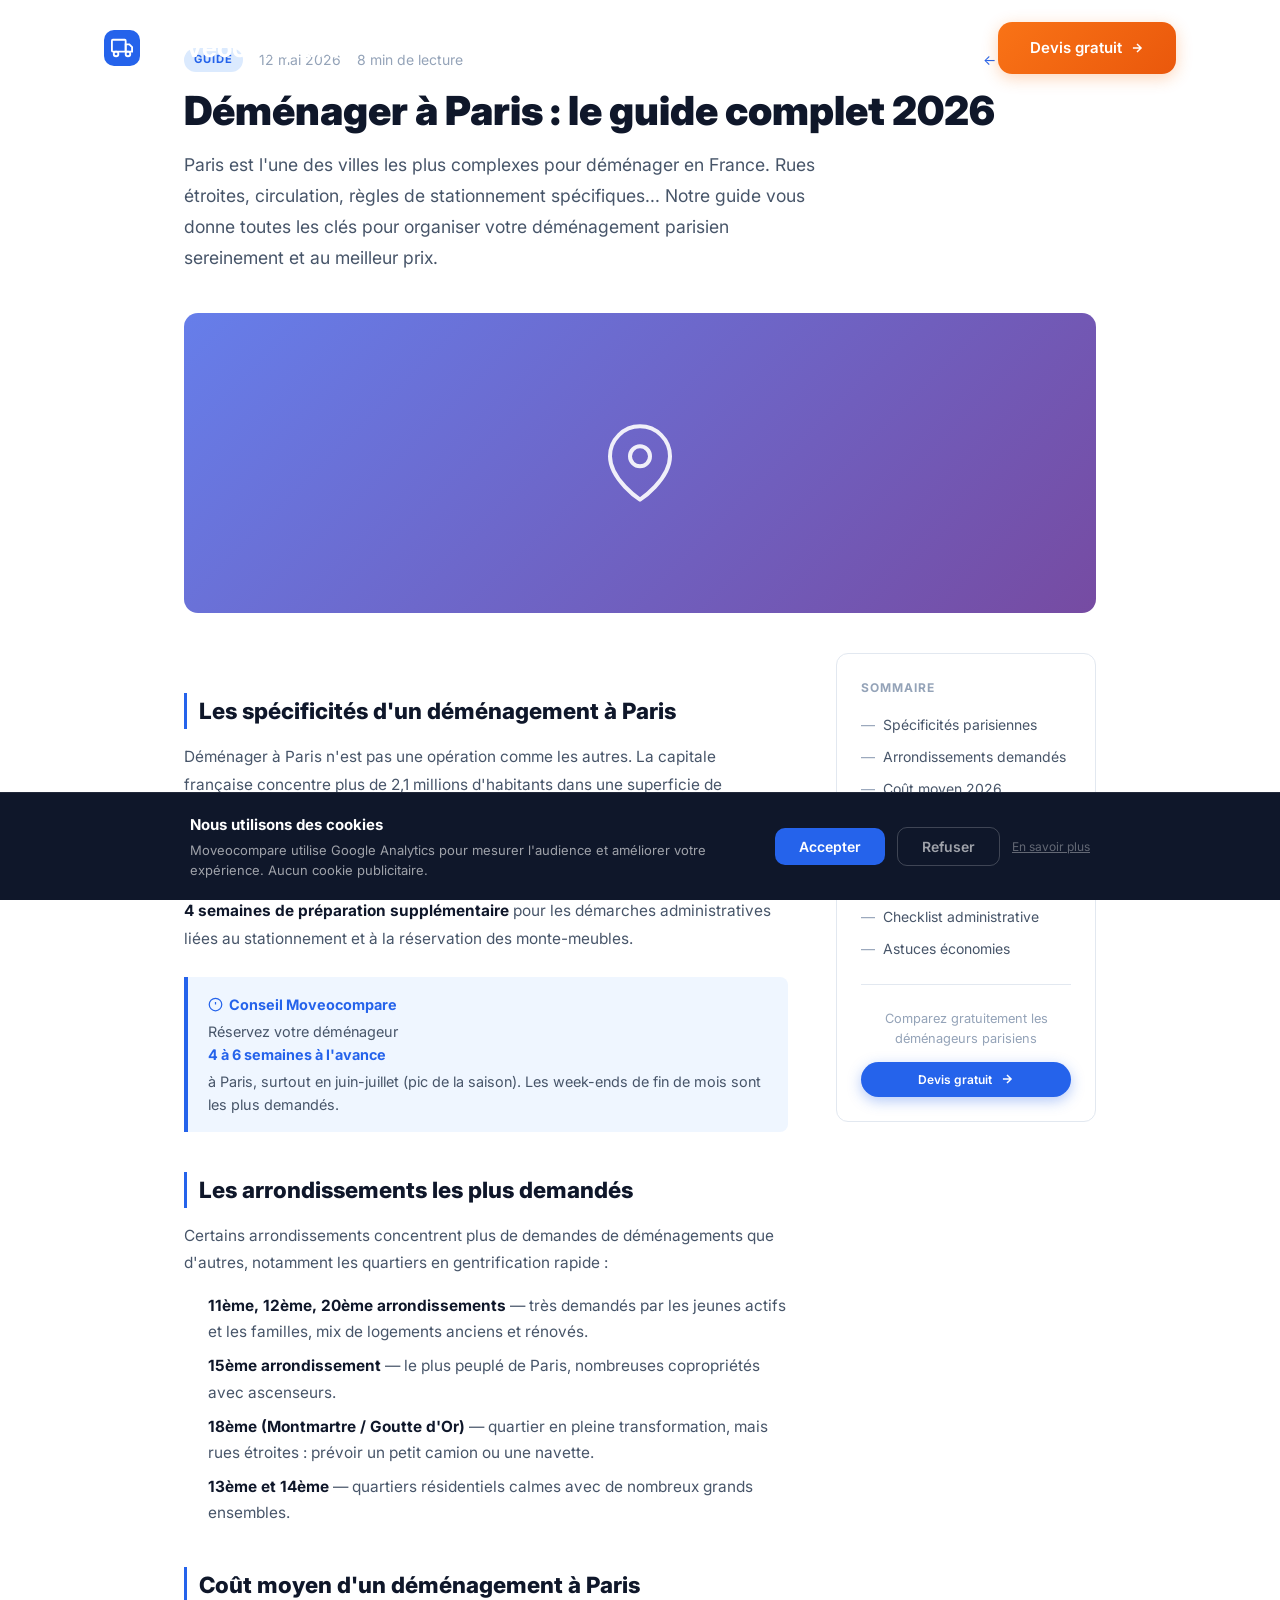
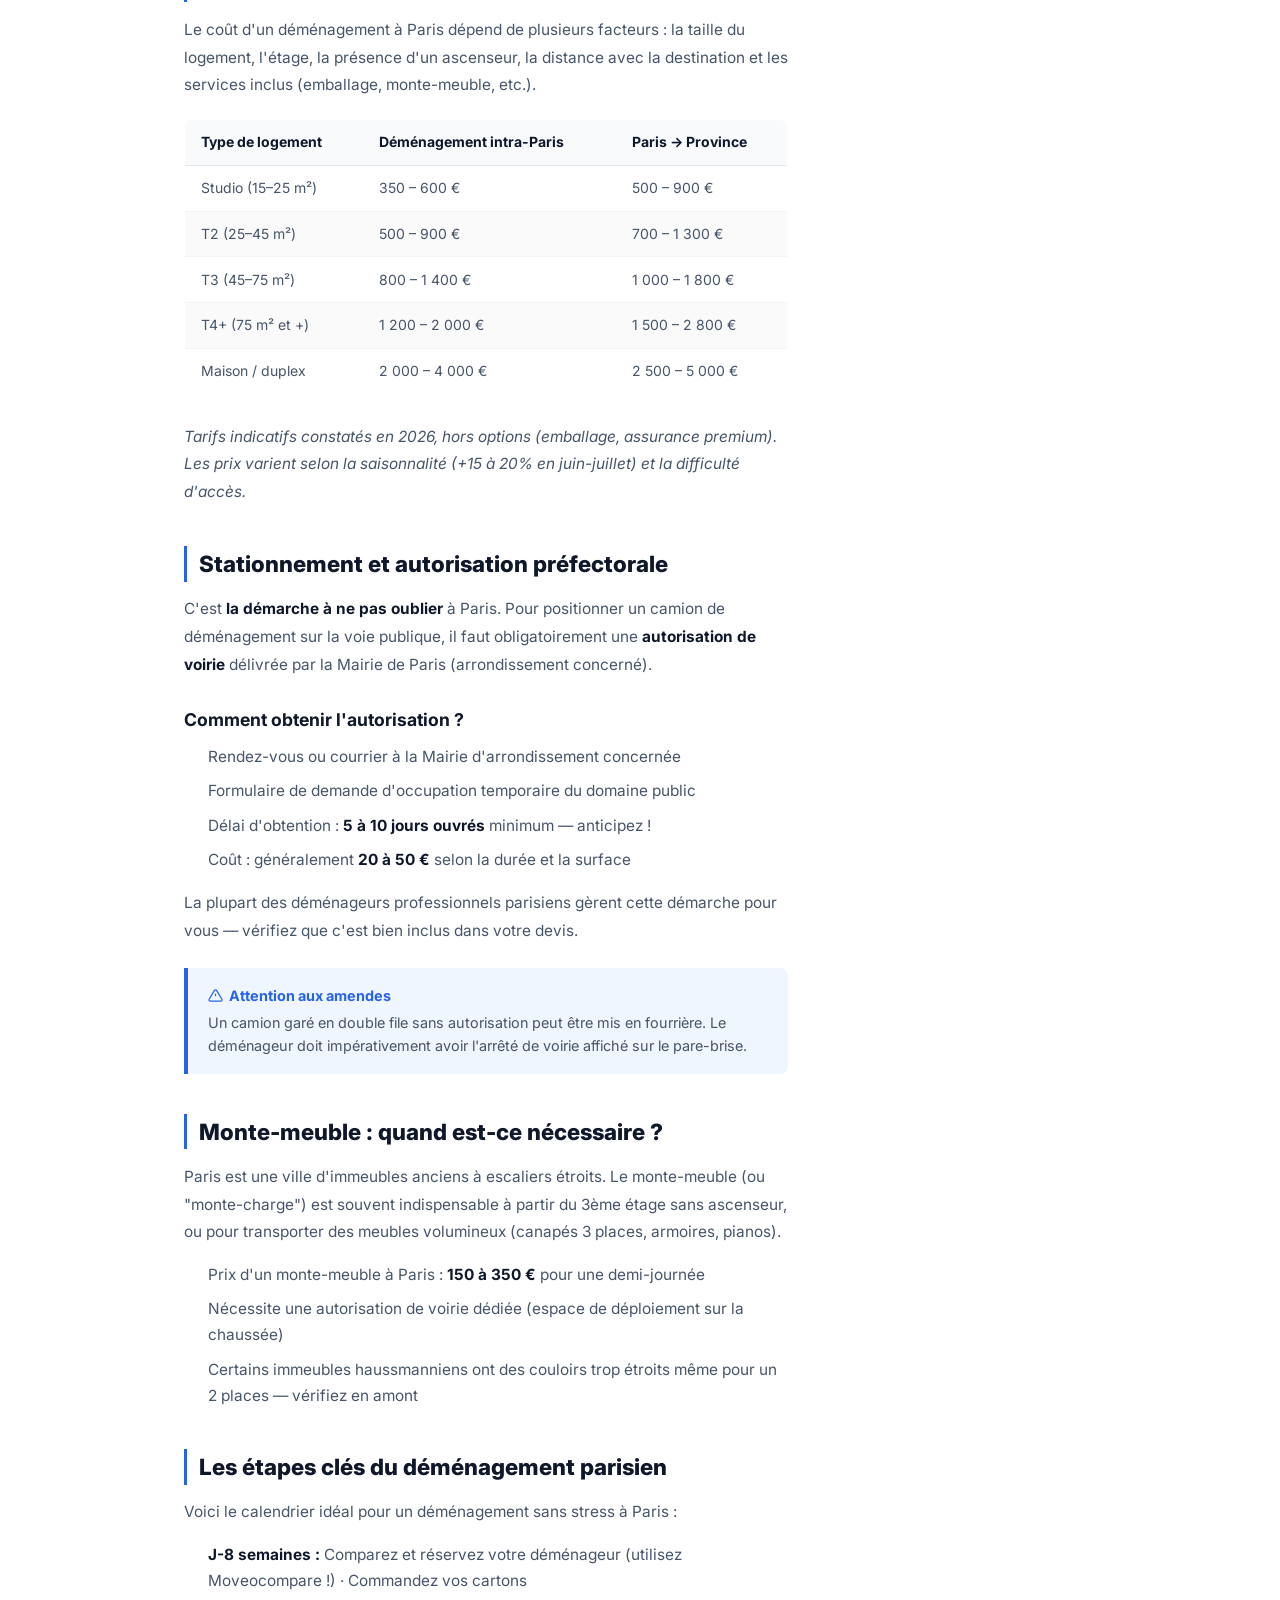
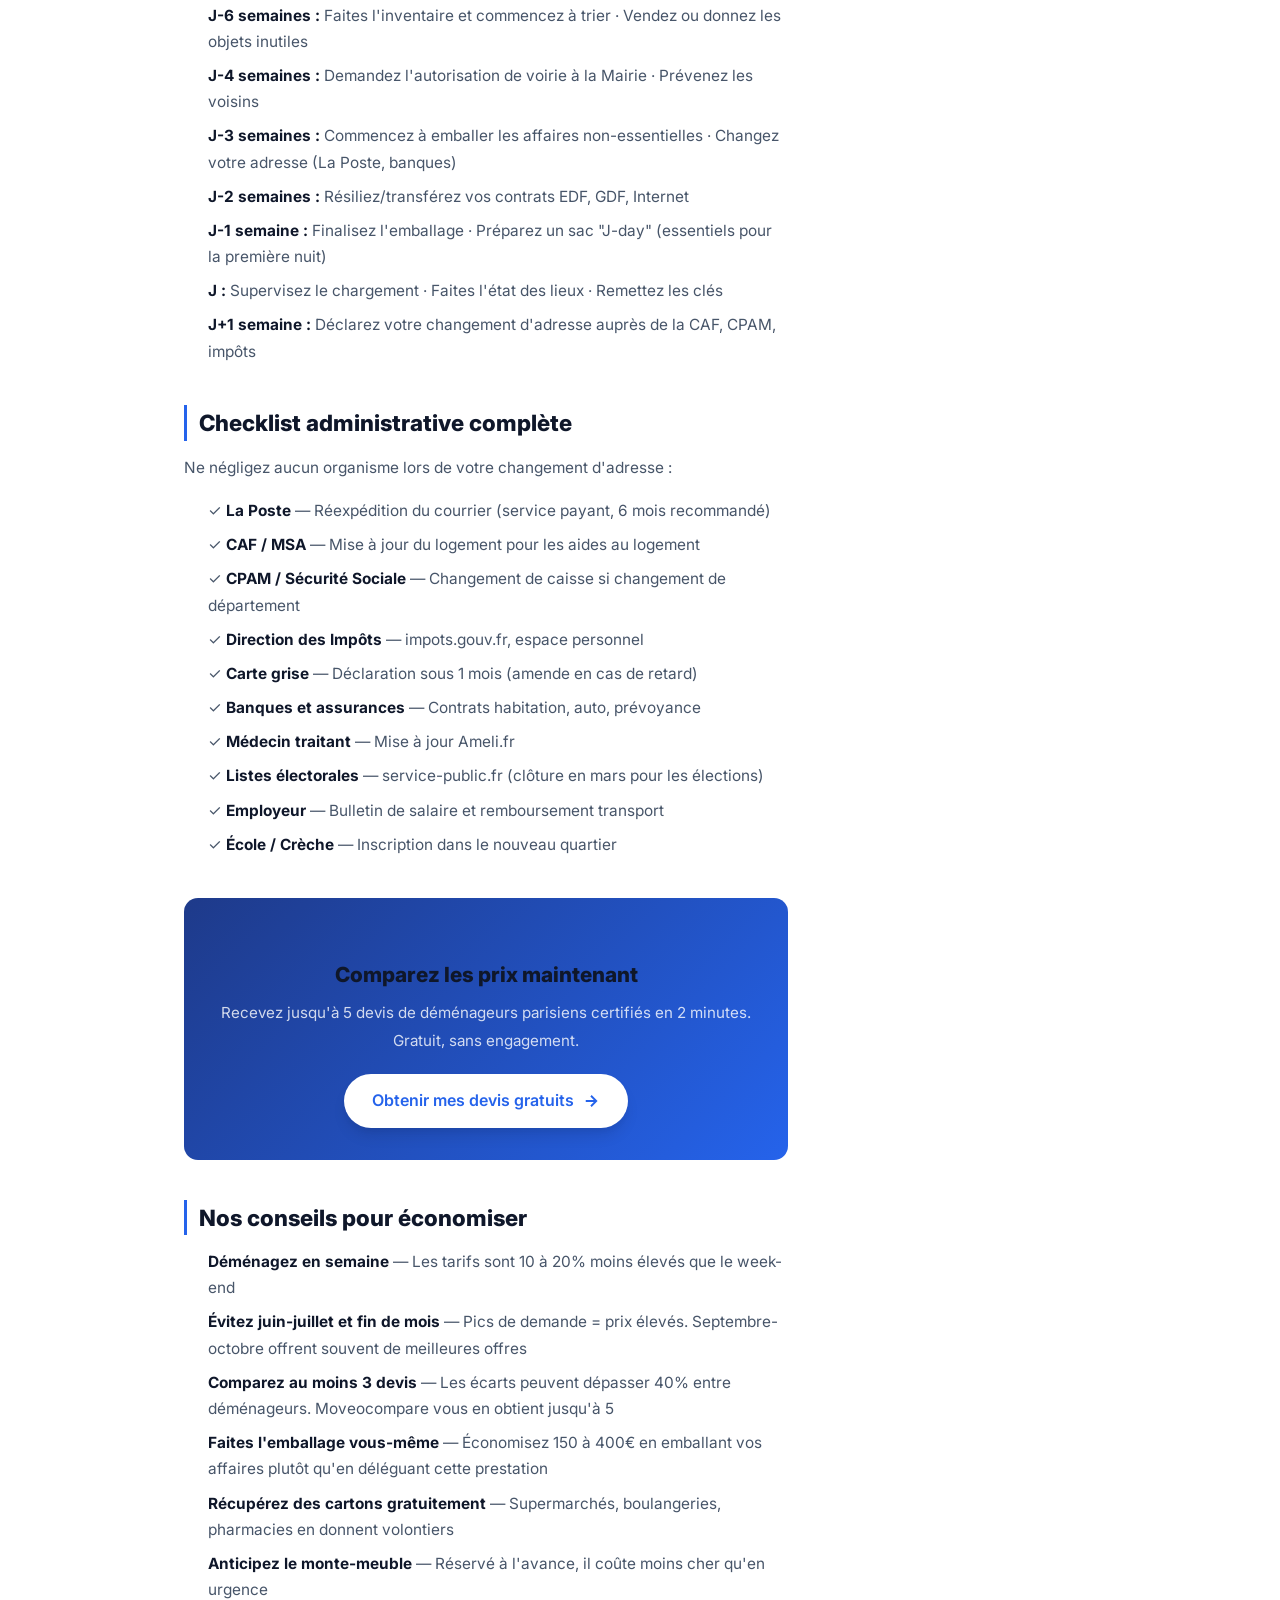
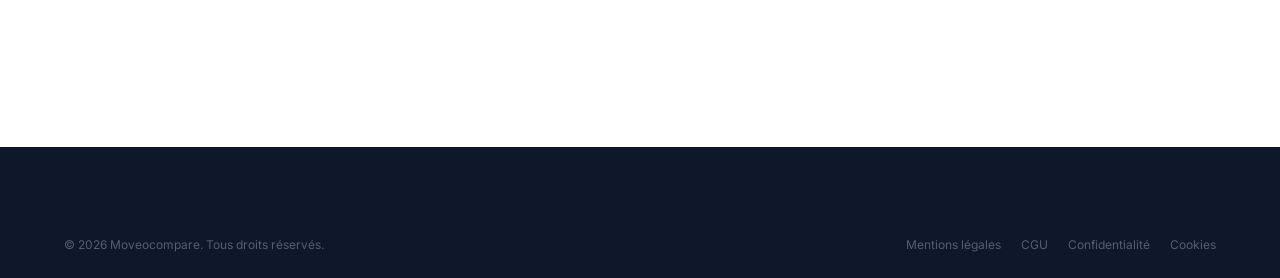
<file: blog/demenagement-paris-guide-complet.html>
<!DOCTYPE html>
<html lang="fr">
<head>
    <meta charset="UTF-8">
    <meta name="viewport" content="width=device-width, initial-scale=1.0">
    <title>Déménager à Paris en 2026 : guide complet, tarifs et conseils | Moveocompare</title>
    <meta name="description" content="Tout savoir pour déménager à Paris : coûts, autorisations de voirie, monte-meuble, démarches administratives et astuces pour économiser. Guide 2026.">
    <meta name="robots" content="index, follow">
    <link rel="canonical" href="https://moveocompare.fr/blog/demenagement-paris-guide-complet.html">
    <meta property="og:type"        content="website">
    <meta property="og:url"         content="https://moveocompare.fr/blog/demenagement-paris-guide-complet.html">
    <meta property="og:title"       content="Déménager à Paris : le guide complet 2026">
    <meta property="og:description" content="Tout savoir pour déménager à Paris : coûts, autorisations de voirie, monte-meuble, démarches administratives et astuces pour économiser. Guide 2026.">
    <meta property="og:image"       content="https://moveocompare.fr/assets/logo/og-image.png">
    <meta property="og:site_name"   content="Moveocompare">
    <meta name="twitter:card"        content="summary_large_image">
    <meta name="twitter:title"       content="Déménager à Paris : le guide complet 2026">
    <meta name="twitter:description" content="Tout savoir pour déménager à Paris : coûts, autorisations de voirie, monte-meuble, démarches administratives et astuces pour économiser. Guide 2026.">
    <meta name="twitter:image"       content="https://moveocompare.fr/assets/logo/og-image.png">
    <link rel="icon" type="image/svg+xml" href="data:image/svg+xml,%3Csvg xmlns='http://www.w3.org/2000/svg' viewBox='0 0 32 32'%3E%3Crect width='32' height='32' rx='6' fill='%232563eb'/%3E%3Crect x='2' y='10' width='16' height='12' rx='1' fill='none' stroke='white' stroke-width='2'/%3E%3Cpolygon points='18 13 22 13 25 16 25 22 18 22 18 13' fill='none' stroke='white' stroke-width='2'/%3E%3Ccircle cx='7' cy='24' r='2.5' fill='white'/%3E%3Ccircle cx='22' cy='24' r='2.5' fill='white'/%3E%3C/svg%3E">

    <link rel="stylesheet" href="../css/styles.css">
    <link rel="preconnect" href="https://fonts.googleapis.com">
    <link rel="preconnect" href="https://fonts.gstatic.com" crossorigin>
    <link href="https://fonts.googleapis.com/css2?family=Inter:wght@300;400;500;600;700;800;900&display=swap" rel="stylesheet">
    <style>
        .article-layout { display: grid; grid-template-columns: 1fr 260px; gap: 3rem; align-items: start; }
        @media (max-width: 900px) { .article-layout { grid-template-columns: 1fr; } .article-sidebar { display: none; } }

        /* ─ Article ─ */
        .article-wrap { max-width: 960px; margin: 3rem auto; padding: 0 1.5rem 5rem; }

        .article-header { margin-bottom: 2.5rem; }
        .article-header__meta { display: flex; align-items: center; gap: 1rem; flex-wrap: wrap; font-size: .875rem; color: var(--color-muted); margin-bottom: 1rem; }
        .article-header__cat { background: var(--color-primary-light); color: var(--color-primary); font-size: .7rem; font-weight: 700; text-transform: uppercase; letter-spacing: .08em; padding: .2rem .65rem; border-radius: 9999px; }
        .article-header h1 { font-size: clamp(1.75rem, 4vw, 2.5rem); font-weight: 900; color: var(--color-heading); line-height: 1.15; margin-bottom: 1rem; }
        .article-header__intro { font-size: 1.1rem; color: var(--color-body); line-height: 1.75; max-width: 640px; }

        .article-thumb { width: 100%; height: 300px; border-radius: 14px; background: linear-gradient(135deg,#667eea,#764ba2); display: flex; align-items: center; justify-content: center; margin-bottom: 2.5rem; }
        .article-thumb svg { width: 80px; height: 80px; opacity: .9; }

        /* ─ Contenu de l'article ─ */
        .article-content h2 { font-size: 1.4rem; font-weight: 800; color: var(--color-heading); margin: 2.5rem 0 .85rem; padding-left: .75rem; border-left: 3px solid var(--color-primary); }
        .article-content h3 { font-size: 1.1rem; font-weight: 700; color: var(--color-heading); margin: 1.75rem 0 .6rem; }
        .article-content p  { margin-bottom: 1rem; font-size: .9625rem; line-height: 1.8; color: var(--color-body); }
        .article-content ul, .article-content ol { padding-left: 1.5rem; margin-bottom: 1rem; }
        .article-content li { margin-bottom: .5rem; font-size: .9625rem; line-height: 1.7; color: var(--color-body); }
        .article-content strong { color: var(--color-heading); }

        /* Encadré conseil */
        .tip-box { background: #eff6ff; border-left: 4px solid var(--color-primary); border-radius: 0 8px 8px 0; padding: 1rem 1.25rem; margin: 1.5rem 0; font-size: .9rem; }
        .tip-box strong { color: var(--color-primary); display: block; margin-bottom: .25rem; }

        /* Tableau */
        .data-table { width: 100%; border-collapse: collapse; font-size: .875rem; margin: 1.25rem 0 1.75rem; border-radius: 8px; overflow: hidden; border: 1px solid var(--color-border); }
        .data-table th { background: #f8fafc; font-weight: 700; color: var(--color-heading); text-align: left; padding: .7rem 1rem; border-bottom: 1px solid var(--color-border); }
        .data-table td { padding: .7rem 1rem; border-bottom: 1px solid #f1f5f9; color: var(--color-body); }
        .data-table tr:last-child td { border-bottom: none; }
        .data-table tr:nth-child(even) td { background: #fafafa; }

        /* CTA intégré */
        .article-cta { background: linear-gradient(135deg, #1e3a8a, #2563eb); border-radius: 14px; padding: 2rem; color: #fff; text-align: center; margin: 2.5rem 0; }
        .article-cta h3 { font-size: 1.3rem; font-weight: 800; margin-bottom: .5rem; }
        .article-cta p  { color: rgba(255,255,255,.8); margin-bottom: 1.25rem; font-size: .95rem; }

        /* ─ Sidebar ─ */
        .article-sidebar { position: sticky; top: 100px; background: #fff; border: 1.5px solid var(--color-border); border-radius: 12px; padding: 1.5rem; }
        .sidebar__title { font-size: .75rem; font-weight: 700; text-transform: uppercase; letter-spacing: .08em; color: var(--color-muted); margin-bottom: 1rem; }
        .toc-list { list-style: none; padding: 0; }
        .toc-list li { margin-bottom: .6rem; }
        .toc-list a { font-size: .875rem; color: var(--color-body); text-decoration: none; display: flex; gap: .5rem; align-items: flex-start; transition: color .2s; }
        .toc-list a::before { content: "—"; color: var(--color-muted); flex-shrink: 0; }
        .toc-list a:hover { color: var(--color-primary); }
        .sidebar__cta { margin-top: 1.5rem; padding-top: 1.5rem; border-top: 1px solid var(--color-border); text-align: center; }
        .sidebar__cta p { font-size: .8rem; color: var(--color-muted); margin-bottom: .75rem; }
    </style>
    <script>
    /* Google Analytics 4 — chargement conditionnel (RGPD) */
    window.dataLayer = window.dataLayer || [];
    function gtag(){dataLayer.push(arguments);}

    function loadGA() {
      if (window.gaLoaded) return;
      window.gaLoaded = true;
      var s = document.createElement('script');
      s.async = true;
      s.src = 'https://www.googletagmanager.com/gtag/js?id=G-2BC8LJBT5D';
      document.head.appendChild(s);
      gtag('js', new Date());
      gtag('config', 'G-2BC8LJBT5D', { anonymize_ip: true });
      /* Google Ads conversion */
      var s2 = document.createElement('script');
      s2.async = true;
      s2.src = 'https://www.googletagmanager.com/gtag/js?id=AW-18203640088';
      document.head.appendChild(s2);
      gtag('config', 'AW-18203640088');
    }
    /* Si déjà accepté lors d'une visite précédente → charge GA immédiatement */
    if (localStorage.getItem('cookieConsent') === 'accepted') { loadGA(); }
    </script>

    <!-- Google tag (gtag.js) — Google Ads AW-18203640088 -->
    <script async src="https://www.googletagmanager.com/gtag/js?id=AW-18203640088"></script>
    <script>
      window.dataLayer = window.dataLayer || [];
      function gtag(){dataLayer.push(arguments);}
      gtag('js', new Date());
      gtag('config', 'AW-18203640088');
    </script>
</head>
<body>

    <header id="header" class="header">
        <div class="container">
            <div class="header__inner">
                <a href="../index.html" class="logo">
                    <div class="logo__icon">
                        <svg width="22" height="22" viewBox="0 0 24 24" fill="none" stroke="currentColor" stroke-width="2">
                            <rect x="1" y="3" width="15" height="13" rx="1"/>
                            <polygon points="16 8 20 8 23 11 23 16 16 16 16 8"/>
                            <circle cx="5.5" cy="18.5" r="2.5"/>
                            <circle cx="18.5" cy="18.5" r="2.5"/>
                        </svg>
                    </div>
                    <span class="logo__text">Moveo<span>compare</span></span>
                </a>
                <nav class="nav" id="nav">
                    <a href="../index.html#comment-ca-marche" class="nav__link">Comment ça marche</a>
                    <a href="../index.html#avantages" class="nav__link">Avantages</a>
                    <a href="../index.html#temoignages" class="nav__link">Avis clients</a>
                    <a href="../index.html#faq" class="nav__link">FAQ</a>
                    <a href="../blog.html" class="nav__link" style="color:var(--color-primary)">Blog</a>
                </nav>
                <a href="../index.html#comparateur" class="btn btn--primary btn--sm header__cta">
                    Devis gratuit
                    <svg width="14" height="14" viewBox="0 0 24 24" fill="none" stroke="currentColor" stroke-width="2.5"><path d="M5 12h14M12 5l7 7-7 7"/></svg>
                </a>
                <button class="menu-toggle" id="menuToggle" aria-label="Ouvrir le menu" aria-expanded="false">
                    <span></span><span></span><span></span>
                </button>
            </div>
        </div>
    </header>

    <main class="article-wrap">

        <!-- En-tête article -->
        <header class="article-header">
            <div class="article-header__meta">
                <span class="article-header__cat">Guide</span>
                <time datetime="2026-05-12">12 mai 2026</time>
                <span>8 min de lecture</span>
                <a href="../blog.html" style="margin-left:auto;font-size:.875rem;color:var(--color-primary)">
                    ← Retour au blog
                </a>
            </div>
            <h1>Déménager à Paris : le guide complet 2026</h1>
            <p class="article-header__intro">Paris est l'une des villes les plus complexes pour déménager en France. Rues étroites, circulation, règles de stationnement spécifiques... Notre guide vous donne toutes les clés pour organiser votre déménagement parisien sereinement et au meilleur prix.</p>
        </header>

        <div class="article-thumb" role="img" aria-label="Illustration Déménager à Paris">
            <svg viewBox="0 0 24 24" fill="none" stroke="white" stroke-width="1.2" stroke-linecap="round" stroke-linejoin="round">
                <path d="M21 10c0 7-9 13-9 13s-9-6-9-13a9 9 0 0118 0z"/>
                <circle cx="12" cy="10" r="3"/>
            </svg>
        </div>

        <div class="article-layout">
            <!-- Contenu principal -->
            <article class="article-content">

                <h2 id="specificites">Les spécificités d'un déménagement à Paris</h2>
                <p>Déménager à Paris n'est pas une opération comme les autres. La capitale française concentre plus de 2,1 millions d'habitants dans une superficie de seulement 105 km², ce qui en fait l'une des villes les plus denses d'Europe. Cette densité implique des contraintes logistiques que tout futur déménagé doit anticiper.</p>
                <p>Contrairement à la province, un déménagement parisien demande en moyenne <strong>3 à 4 semaines de préparation supplémentaire</strong> pour les démarches administratives liées au stationnement et à la réservation des monte-meubles.</p>

                <div class="tip-box">
                    <strong style="display:flex;align-items:center;gap:.4rem">
                        <svg width="15" height="15" viewBox="0 0 24 24" fill="none" stroke="currentColor" stroke-width="2"><circle cx="12" cy="12" r="10"/><line x1="12" y1="8" x2="12" y2="12"/><line x1="12" y1="16" x2="12.01" y2="16"/></svg>
                        Conseil Moveocompare</strong>
                    Réservez votre déménageur <strong>4 à 6 semaines à l'avance</strong> à Paris, surtout en juin-juillet (pic de la saison). Les week-ends de fin de mois sont les plus demandés.
                </div>

                <h2 id="arrondissements">Les arrondissements les plus demandés</h2>
                <p>Certains arrondissements concentrent plus de demandes de déménagements que d'autres, notamment les quartiers en gentrification rapide :</p>
                <ul>
                    <li><strong>11ème, 12ème, 20ème arrondissements</strong> — très demandés par les jeunes actifs et les familles, mix de logements anciens et rénovés.</li>
                    <li><strong>15ème arrondissement</strong> — le plus peuplé de Paris, nombreuses copropriétés avec ascenseurs.</li>
                    <li><strong>18ème (Montmartre / Goutte d'Or)</strong> — quartier en pleine transformation, mais rues étroites : prévoir un petit camion ou une navette.</li>
                    <li><strong>13ème et 14ème</strong> — quartiers résidentiels calmes avec de nombreux grands ensembles.</li>
                </ul>

                <h2 id="cout">Coût moyen d'un déménagement à Paris</h2>
                <p>Le coût d'un déménagement à Paris dépend de plusieurs facteurs : la taille du logement, l'étage, la présence d'un ascenseur, la distance avec la destination et les services inclus (emballage, monte-meuble, etc.).</p>

                <table class="data-table">
                    <thead>
                        <tr><th>Type de logement</th><th>Déménagement intra-Paris</th><th>Paris → Province</th></tr>
                    </thead>
                    <tbody>
                        <tr><td>Studio (15–25 m²)</td><td>350 – 600 €</td><td>500 – 900 €</td></tr>
                        <tr><td>T2 (25–45 m²)</td><td>500 – 900 €</td><td>700 – 1 300 €</td></tr>
                        <tr><td>T3 (45–75 m²)</td><td>800 – 1 400 €</td><td>1 000 – 1 800 €</td></tr>
                        <tr><td>T4+ (75 m² et +)</td><td>1 200 – 2 000 €</td><td>1 500 – 2 800 €</td></tr>
                        <tr><td>Maison / duplex</td><td>2 000 – 4 000 €</td><td>2 500 – 5 000 €</td></tr>
                    </tbody>
                </table>

                <p><em>Tarifs indicatifs constatés en 2026, hors options (emballage, assurance premium). Les prix varient selon la saisonnalité (+15 à 20% en juin-juillet) et la difficulté d'accès.</em></p>

                <h2 id="stationnement">Stationnement et autorisation préfectorale</h2>
                <p>C'est <strong>la démarche à ne pas oublier</strong> à Paris. Pour positionner un camion de déménagement sur la voie publique, il faut obligatoirement une <strong>autorisation de voirie</strong> délivrée par la Mairie de Paris (arrondissement concerné).</p>

                <h3>Comment obtenir l'autorisation ?</h3>
                <ol>
                    <li>Rendez-vous ou courrier à la Mairie d'arrondissement concernée</li>
                    <li>Formulaire de demande d'occupation temporaire du domaine public</li>
                    <li>Délai d'obtention : <strong>5 à 10 jours ouvrés</strong> minimum — anticipez !</li>
                    <li>Coût : généralement <strong>20 à 50 €</strong> selon la durée et la surface</li>
                </ol>

                <p>La plupart des déménageurs professionnels parisiens gèrent cette démarche pour vous — vérifiez que c'est bien inclus dans votre devis.</p>

                <div class="tip-box">
                    <strong style="display:flex;align-items:center;gap:.4rem">
                        <svg width="15" height="15" viewBox="0 0 24 24" fill="none" stroke="currentColor" stroke-width="2"><path d="M10.29 3.86L1.82 18a2 2 0 001.71 3h16.94a2 2 0 001.71-3L13.71 3.86a2 2 0 00-3.42 0z"/><line x1="12" y1="9" x2="12" y2="13"/><line x1="12" y1="17" x2="12.01" y2="17"/></svg>
                        Attention aux amendes</strong>
                    Un camion garé en double file sans autorisation peut être mis en fourrière. Le déménageur doit impérativement avoir l'arrêté de voirie affiché sur le pare-brise.
                </div>

                <h2 id="monte-meuble">Monte-meuble : quand est-ce nécessaire ?</h2>
                <p>Paris est une ville d'immeubles anciens à escaliers étroits. Le monte-meuble (ou "monte-charge") est souvent indispensable à partir du 3ème étage sans ascenseur, ou pour transporter des meubles volumineux (canapés 3 places, armoires, pianos).</p>
                <ul>
                    <li>Prix d'un monte-meuble à Paris : <strong>150 à 350 €</strong> pour une demi-journée</li>
                    <li>Nécessite une autorisation de voirie dédiée (espace de déploiement sur la chaussée)</li>
                    <li>Certains immeubles haussmanniens ont des couloirs trop étroits même pour un 2 places — vérifiez en amont</li>
                </ul>

                <h2 id="etapes">Les étapes clés du déménagement parisien</h2>
                <p>Voici le calendrier idéal pour un déménagement sans stress à Paris :</p>
                <ul>
                    <li><strong>J-8 semaines :</strong> Comparez et réservez votre déménageur (utilisez Moveocompare !) · Commandez vos cartons</li>
                    <li><strong>J-6 semaines :</strong> Faites l'inventaire et commencez à trier · Vendez ou donnez les objets inutiles</li>
                    <li><strong>J-4 semaines :</strong> Demandez l'autorisation de voirie à la Mairie · Prévenez les voisins</li>
                    <li><strong>J-3 semaines :</strong> Commencez à emballer les affaires non-essentielles · Changez votre adresse (La Poste, banques)</li>
                    <li><strong>J-2 semaines :</strong> Résiliez/transférez vos contrats EDF, GDF, Internet</li>
                    <li><strong>J-1 semaine :</strong> Finalisez l'emballage · Préparez un sac "J-day" (essentiels pour la première nuit)</li>
                    <li><strong>J :</strong> Supervisez le chargement · Faites l'état des lieux · Remettez les clés</li>
                    <li><strong>J+1 semaine :</strong> Déclarez votre changement d'adresse auprès de la CAF, CPAM, impôts</li>
                </ul>

                <h2 id="checklist">Checklist administrative complète</h2>
                <p>Ne négligez aucun organisme lors de votre changement d'adresse :</p>
                <ul>
                    <li>✓ <strong>La Poste</strong> — Réexpédition du courrier (service payant, 6 mois recommandé)</li>
                    <li>✓ <strong>CAF / MSA</strong> — Mise à jour du logement pour les aides au logement</li>
                    <li>✓ <strong>CPAM / Sécurité Sociale</strong> — Changement de caisse si changement de département</li>
                    <li>✓ <strong>Direction des Impôts</strong> — impots.gouv.fr, espace personnel</li>
                    <li>✓ <strong>Carte grise</strong> — Déclaration sous 1 mois (amende en cas de retard)</li>
                    <li>✓ <strong>Banques et assurances</strong> — Contrats habitation, auto, prévoyance</li>
                    <li>✓ <strong>Médecin traitant</strong> — Mise à jour Ameli.fr</li>
                    <li>✓ <strong>Listes électorales</strong> — service-public.fr (clôture en mars pour les élections)</li>
                    <li>✓ <strong>Employeur</strong> — Bulletin de salaire et remboursement transport</li>
                    <li>✓ <strong>École / Crèche</strong> — Inscription dans le nouveau quartier</li>
                </ul>

                <!-- CTA intégré -->
                <div class="article-cta">
                    <h3>Comparez les prix maintenant</h3>
                    <p>Recevez jusqu'à 5 devis de déménageurs parisiens certifiés en 2 minutes. Gratuit, sans engagement.</p>
                    <a href="../index.html#comparateur" class="btn btn--white btn--lg">
                        Obtenir mes devis gratuits
                        <svg width="18" height="18" viewBox="0 0 24 24" fill="none" stroke="currentColor" stroke-width="2.5"><path d="M5 12h14M12 5l7 7-7 7"/></svg>
                    </a>
                </div>

                <h2 id="conseils">Nos conseils pour économiser</h2>
                <ul>
                    <li><strong>Déménagez en semaine</strong> — Les tarifs sont 10 à 20% moins élevés que le week-end</li>
                    <li><strong>Évitez juin-juillet et fin de mois</strong> — Pics de demande = prix élevés. Septembre-octobre offrent souvent de meilleures offres</li>
                    <li><strong>Comparez au moins 3 devis</strong> — Les écarts peuvent dépasser 40% entre déménageurs. Moveocompare vous en obtient jusqu'à 5</li>
                    <li><strong>Faites l'emballage vous-même</strong> — Économisez 150 à 400€ en emballant vos affaires plutôt qu'en déléguant cette prestation</li>
                    <li><strong>Récupérez des cartons gratuitement</strong> — Supermarchés, boulangeries, pharmacies en donnent volontiers</li>
                    <li><strong>Anticipez le monte-meuble</strong> — Réservé à l'avance, il coûte moins cher qu'en urgence</li>
                </ul>

            </article>

            <!-- Sidebar sommaire -->
            <aside class="article-sidebar">
                <p class="sidebar__title">Sommaire</p>
                <ol class="toc-list">
                    <li><a href="#specificites">Spécificités parisiennes</a></li>
                    <li><a href="#arrondissements">Arrondissements demandés</a></li>
                    <li><a href="#cout">Coût moyen 2026</a></li>
                    <li><a href="#stationnement">Autorisation de voirie</a></li>
                    <li><a href="#monte-meuble">Monte-meuble</a></li>
                    <li><a href="#etapes">Étapes clés</a></li>
                    <li><a href="#checklist">Checklist administrative</a></li>
                    <li><a href="#conseils">Astuces économies</a></li>
                </ol>
                <div class="sidebar__cta">
                    <p>Comparez gratuitement les déménageurs parisiens</p>
                    <a href="../index.html#comparateur" class="btn btn--primary btn--sm btn--full">
                        Devis gratuit
                        <svg width="14" height="14" viewBox="0 0 24 24" fill="none" stroke="currentColor" stroke-width="2.5"><path d="M5 12h14M12 5l7 7-7 7"/></svg>
                    </a>
                </div>
            </aside>
        </div>

    </main>

    <footer class="footer">
        <div class="container">
            <div class="footer__bottom">
                <p>© 2026 Moveocompare. Tous droits réservés.</p>
                <nav class="footer__legal">
                    <a href="../mentions-legales.html">Mentions légales</a>
                    <a href="../cgu.html">CGU</a>
                    <a href="../politique-confidentialite.html">Confidentialité</a>
                    <a href="../cookies.html">Cookies</a>
                </nav>
            </div>
        </div>
    </footer>

    <script>
    const header = document.getElementById('header');
    window.addEventListener('scroll', () => header.classList.toggle('scrolled', window.scrollY > 60), { passive: true });
    const toggle = document.getElementById('menuToggle');
    const nav    = document.getElementById('nav');
    (function() {
      var toggle = document.getElementById('menuToggle');
      var nav    = document.getElementById('nav');
      if (!toggle || !nav) return;

      function fermerMenu() {
        nav.classList.remove('nav--open');
        toggle.classList.remove('open');
        toggle.setAttribute('aria-expanded', 'false');
        toggle.setAttribute('aria-label', 'Ouvrir le menu');
        document.body.style.overflow = '';
      }
      function ouvrirMenu() {
        nav.classList.add('nav--open');
        toggle.classList.add('open');
        toggle.setAttribute('aria-expanded', 'true');
        toggle.setAttribute('aria-label', 'Fermer le menu');
        document.body.style.overflow = 'hidden';
      }
      /* 1. Toggle hamburger */
      toggle.addEventListener('click', function() {
        nav.classList.contains('nav--open') ? fermerMenu() : ouvrirMenu();
      });
      /* 2. Backdrop click */
      nav.addEventListener('click', function(e) { if (e.target === nav) fermerMenu(); });
      /* 3. Clic sur un lien */
      nav.querySelectorAll('a').forEach(function(l) { l.addEventListener('click', fermerMenu); });
      /* 4. Touche Échap */
      document.addEventListener('keydown', function(e) {
        if (e.key === 'Escape' && nav.classList.contains('nav--open')) fermerMenu();
      });
    })();
    </script>

    <!-- Bandeau consentement cookies RGPD -->
    <div class="cookie-banner" id="cookieBanner">
      <div class="cookie-banner__content">
        <div class="cookie-banner__text">
          <strong>Nous utilisons des cookies</strong>
          <p>Moveocompare utilise Google Analytics pour mesurer l'audience et améliorer votre expérience. Aucun cookie publicitaire.</p>
        </div>
        <div class="cookie-banner__actions">
          <button class="cookie-btn cookie-btn--accept" id="cookieAccept">Accepter</button>
          <button class="cookie-btn cookie-btn--refuse" id="cookieRefuse">Refuser</button>
          <a href="../cookies.html" class="cookie-banner__link">En savoir plus</a>
        </div>
      </div>
    </div>
    <script>
    (function() {
      var consent = localStorage.getItem('cookieConsent');
      var banner  = document.getElementById('cookieBanner');
      if (!banner) return;
      if (!consent) { setTimeout(function() { banner.classList.add('visible'); }, 1500); }
      var a = document.getElementById('cookieAccept');
      var r = document.getElementById('cookieRefuse');
      if (a) a.addEventListener('click', function() {
        localStorage.setItem('cookieConsent', 'accepted');
        banner.classList.remove('visible');
        if (typeof loadGA === 'function') loadGA();
      });
      if (r) r.addEventListener('click', function() {
        localStorage.setItem('cookieConsent', 'refused');
        banner.classList.remove('visible');
      });
    })();
    </script>
</body>
</html>
</file>
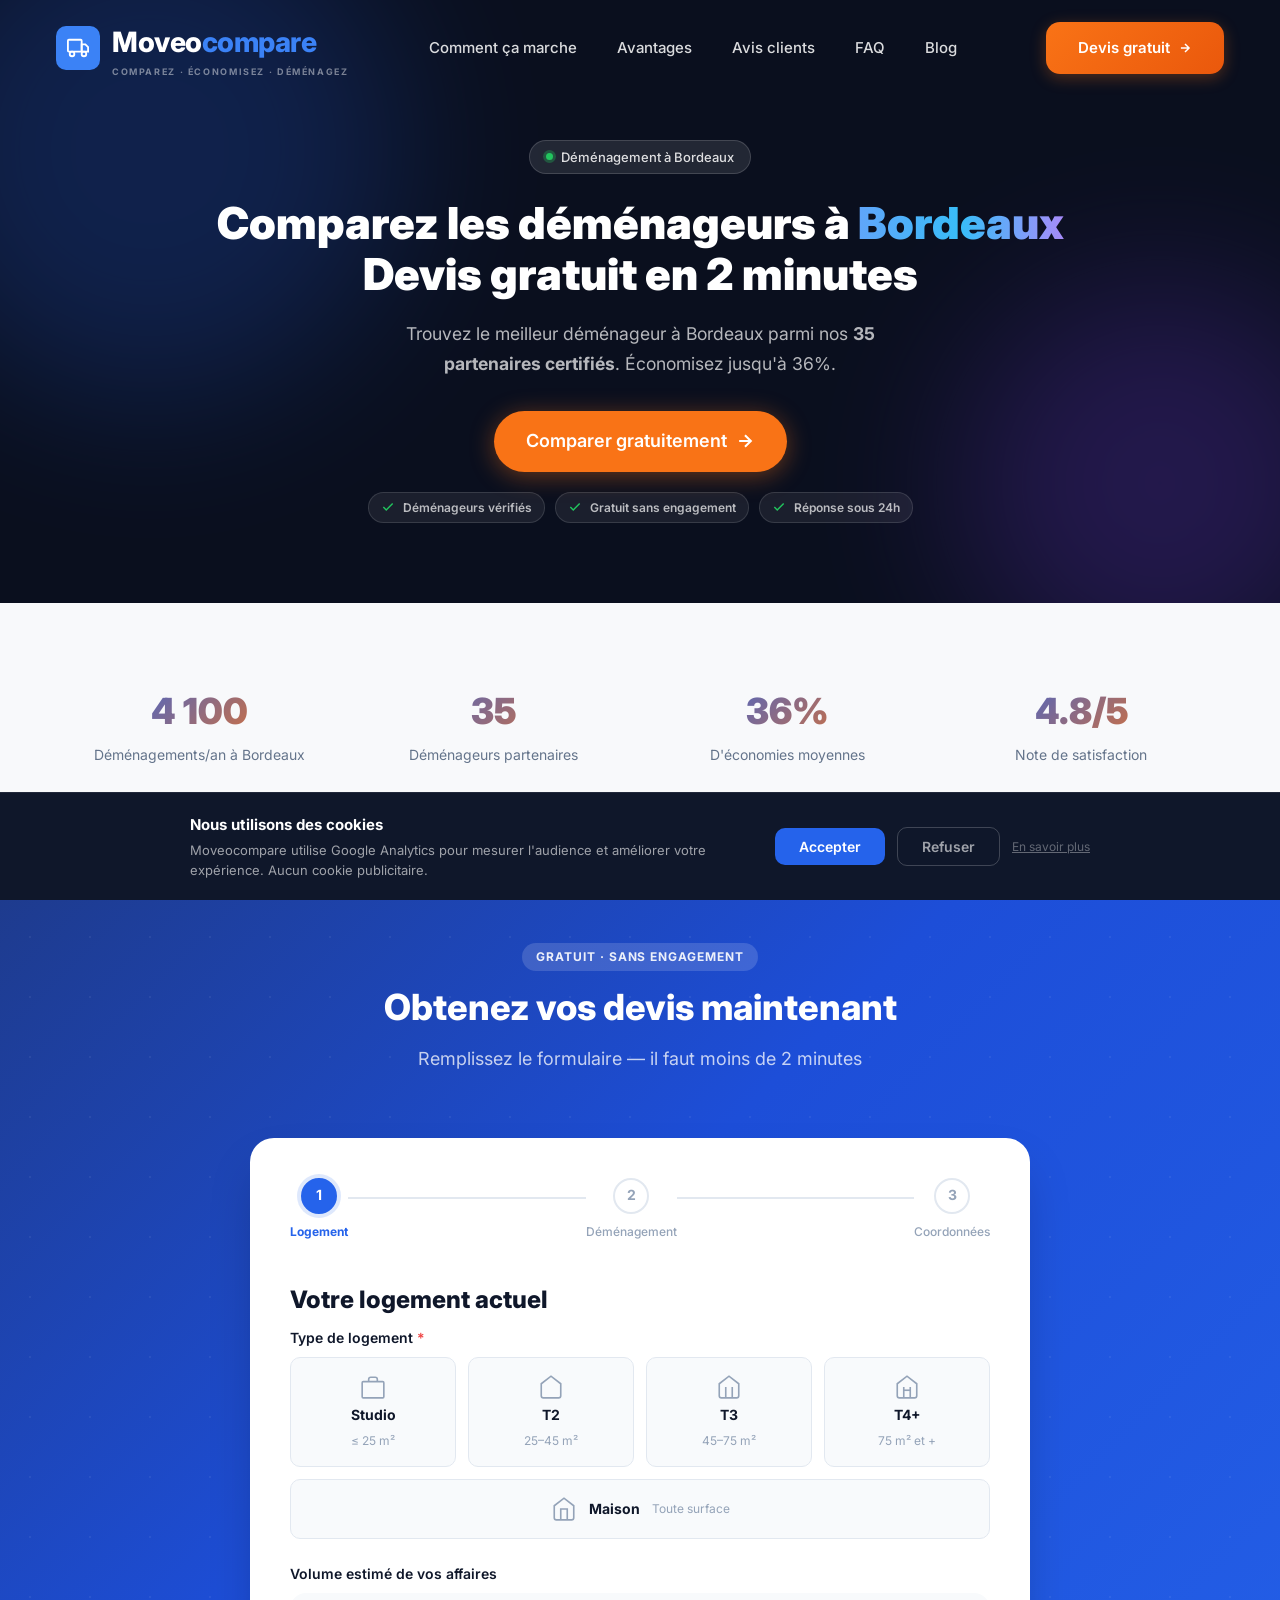
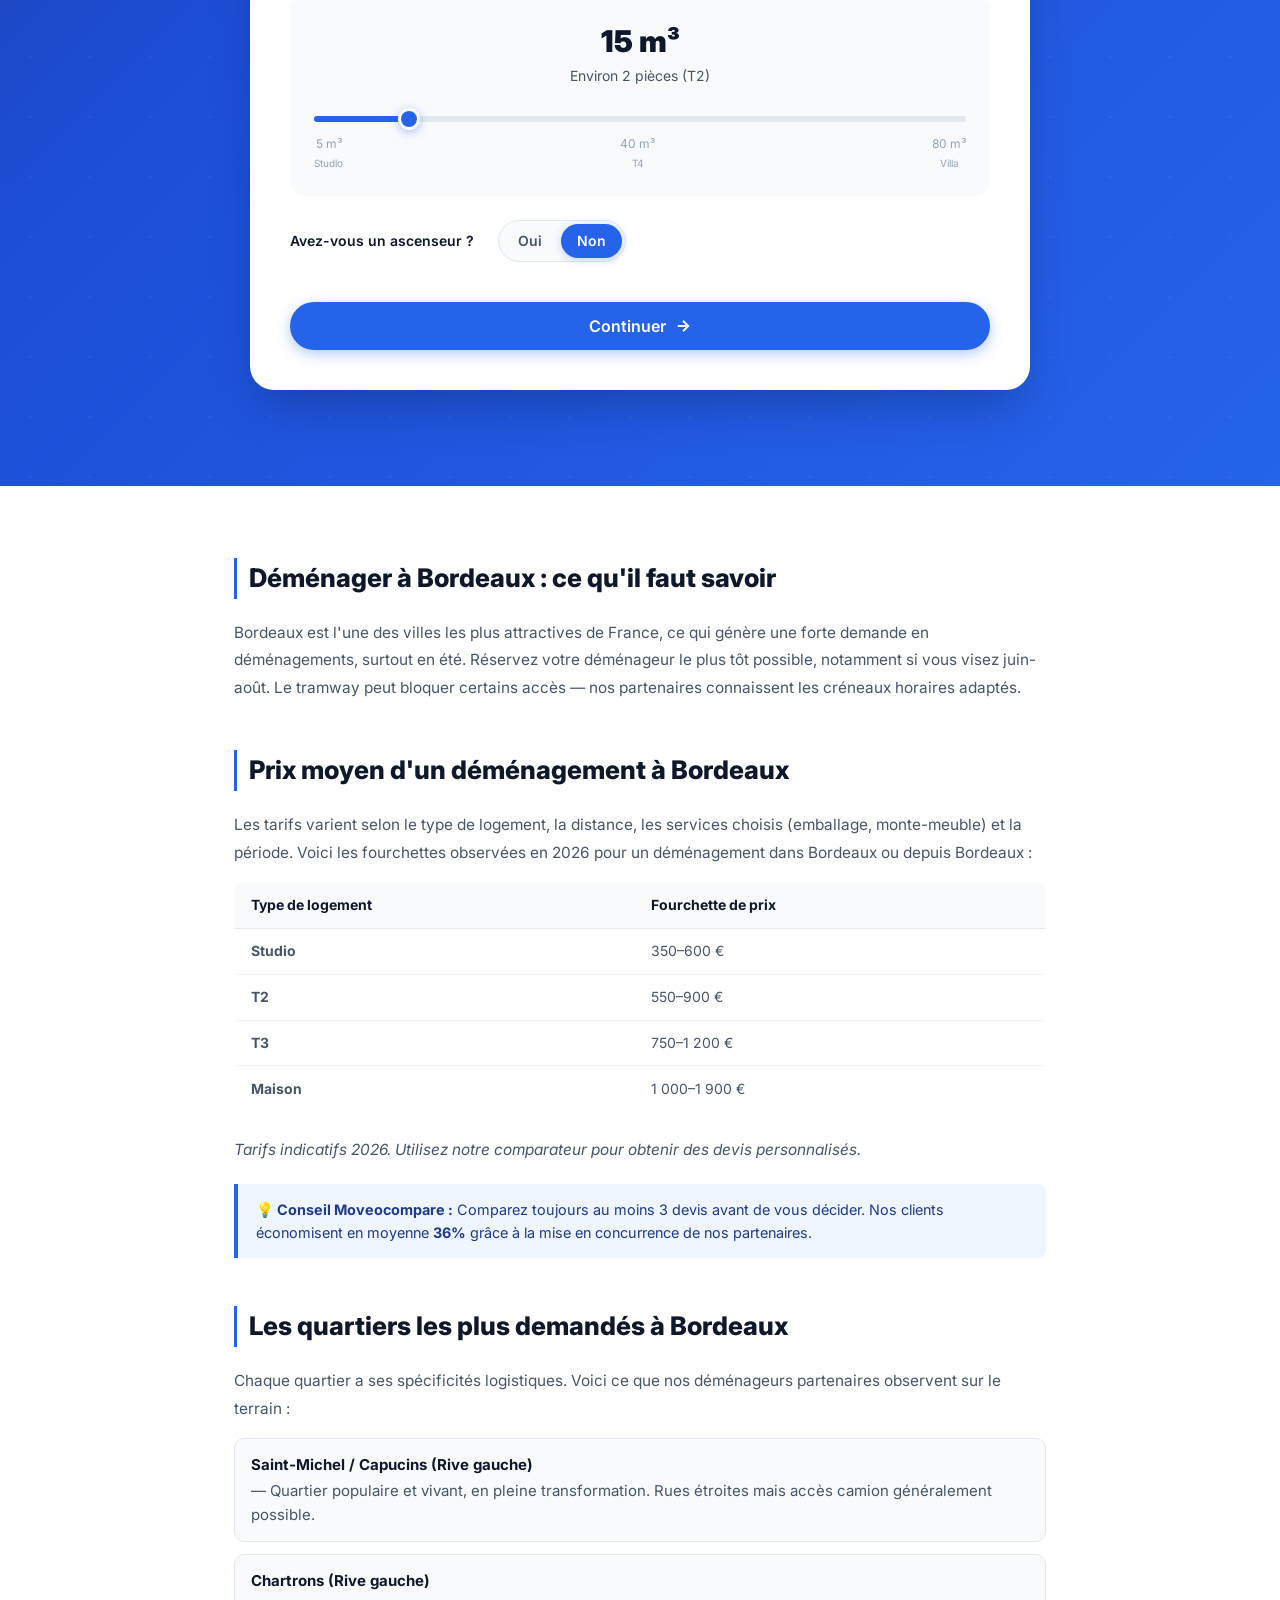
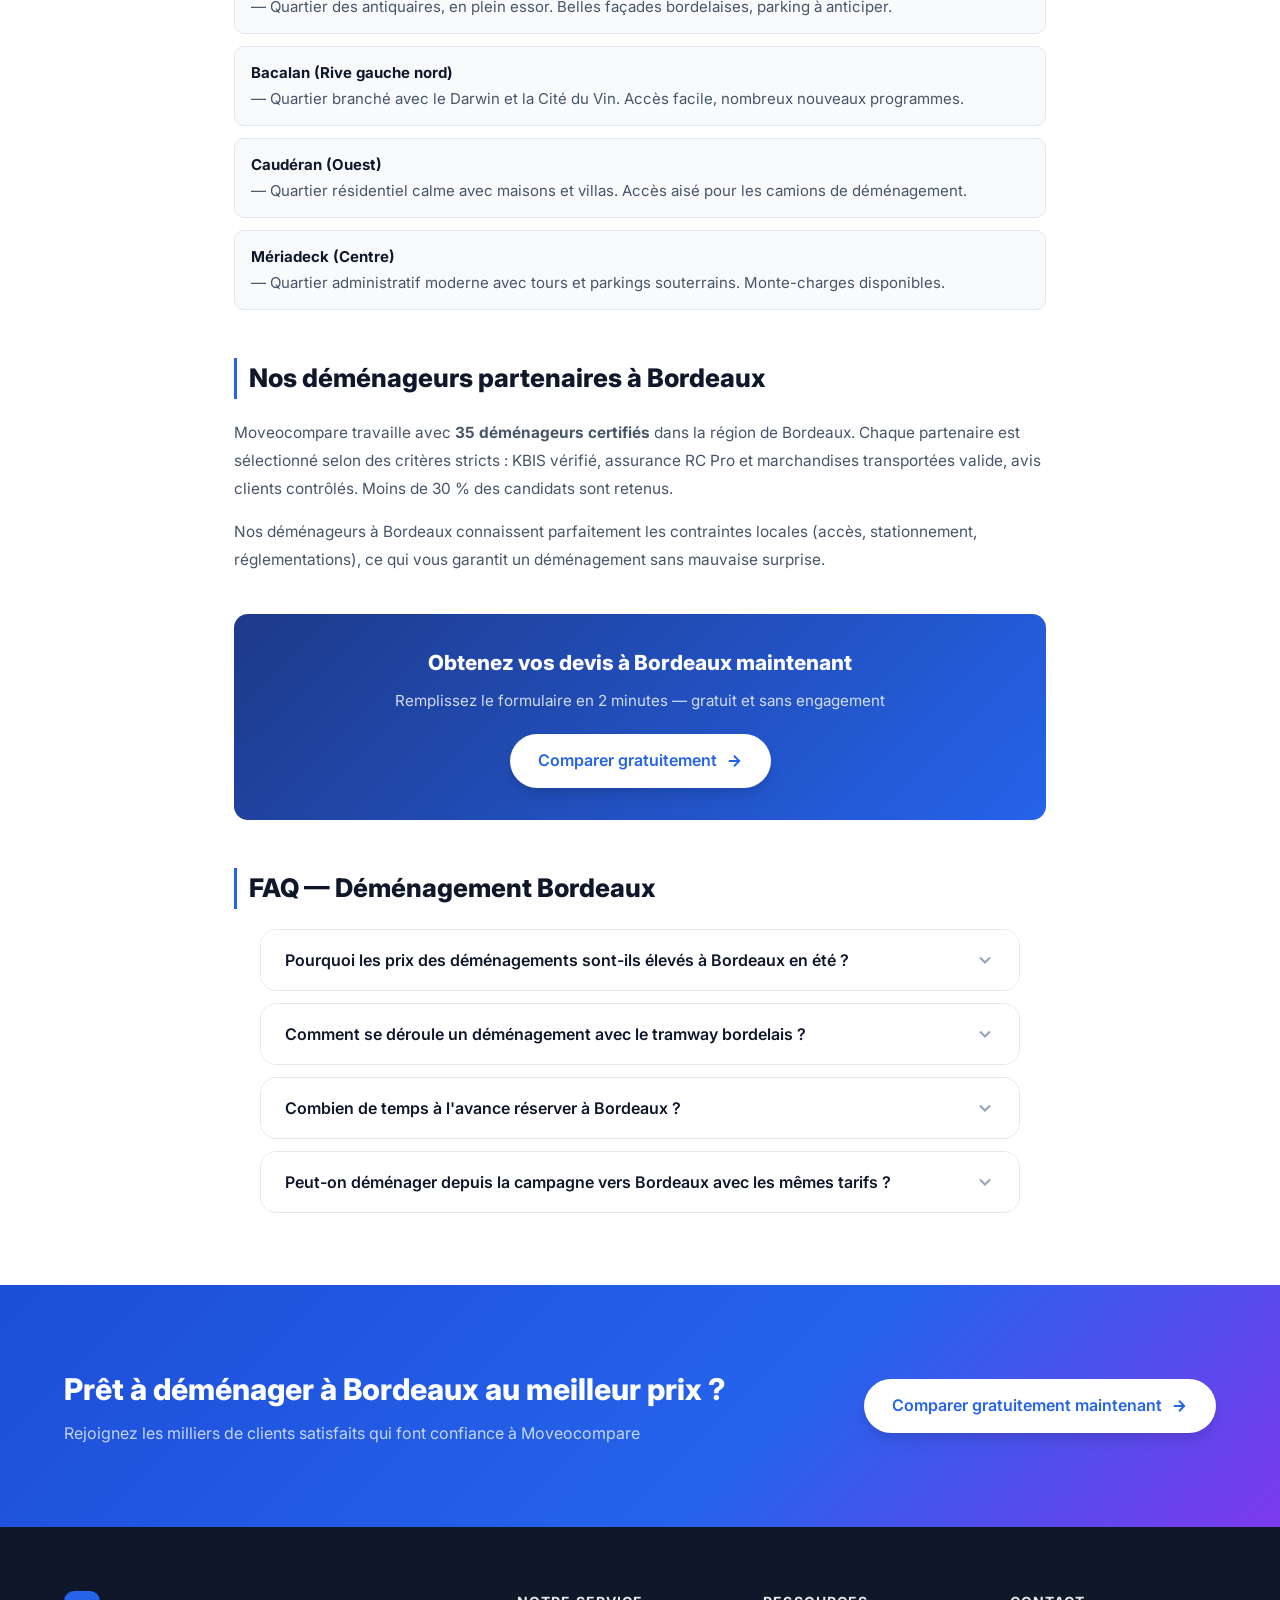
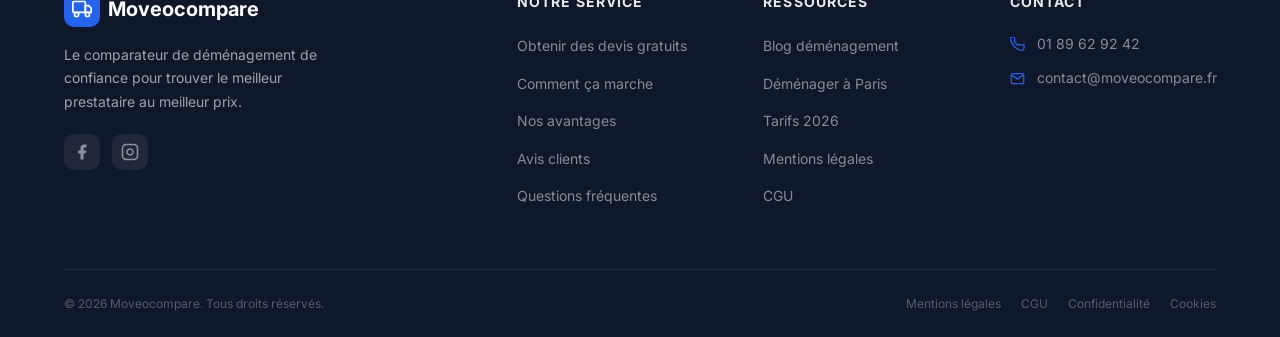
<file: villes/demenagement-bordeaux.html>
<!DOCTYPE html>
<html lang="fr">
<head>
    <meta charset="UTF-8">
    <meta name="viewport" content="width=device-width, initial-scale=1.0">
    <title>Déménagement Bordeaux — Comparez les devis gratuits | Moveocompare</title>
    <meta name="description" content="Comparez gratuitement les devis de déménageurs à Bordeaux. Recevez jusqu'à 5 offres de déménageurs vérifiés sous 24h. Économisez jusqu'à 40%. 100% gratuit.">
    <meta name="robots" content="index, follow">
    <link rel="canonical" href="https://moveocompare.fr/villes/demenagement-bordeaux.html">
    <meta property="og:type"        content="website">
    <meta property="og:url"         content="https://moveocompare.fr/villes/demenagement-bordeaux.html">
    <meta property="og:title"       content="Déménagement Bordeaux — Devis gratuits | Moveocompare">
    <meta property="og:description" content="Comparez gratuitement les devis de déménageurs à Bordeaux. Jusqu'à 5 offres sous 24h. 100% gratuit.">
    <meta property="og:image"       content="https://moveocompare.fr/assets/logo/og-image.png">
    <meta property="og:site_name"   content="Moveocompare">
    <meta name="twitter:card"        content="summary_large_image">
    <meta name="twitter:title"       content="Déménagement Bordeaux — Devis gratuits | Moveocompare">
    <meta name="twitter:description" content="Comparez les déménageurs à Bordeaux. Jusqu'à 5 devis certifiés sous 24h. Gratuit.">
    <meta name="twitter:image"       content="https://moveocompare.fr/assets/logo/og-image.png">
    <link rel="icon" type="image/svg+xml" href="data:image/svg+xml,%3Csvg xmlns='http://www.w3.org/2000/svg' viewBox='0 0 32 32'%3E%3Crect width='32' height='32' rx='6' fill='%232563eb'/%3E%3Crect x='2' y='10' width='16' height='12' rx='1' fill='none' stroke='white' stroke-width='2'/%3E%3Cpolygon points='18 13 22 13 25 16 25 22 18 22 18 13' fill='none' stroke='white' stroke-width='2'/%3E%3Ccircle cx='7' cy='24' r='2.5' fill='white'/%3E%3Ccircle cx='22' cy='24' r='2.5' fill='white'/%3E%3C/svg%3E">
    <link rel="stylesheet" href="../css/styles.css">
    <link rel="preconnect" href="https://fonts.googleapis.com">
    <link rel="preconnect" href="https://fonts.gstatic.com" crossorigin>
    <link href="https://fonts.googleapis.com/css2?family=Inter:wght@300;400;500;600;700;800;900&display=swap" rel="stylesheet">
    <script>
    window.dataLayer = window.dataLayer || [];
    function gtag(){dataLayer.push(arguments);}
    function loadGA() {
      if (window.gaLoaded) return;
      window.gaLoaded = true;
      var s = document.createElement('script');
      s.async = true;
      s.src = 'https://www.googletagmanager.com/gtag/js?id=G-2BC8LJBT5D';
      document.head.appendChild(s);
      gtag('js', new Date());
      gtag('config', 'G-2BC8LJBT5D', { anonymize_ip: true });
      /* Google Ads conversion */
      var s2 = document.createElement('script');
      s2.async = true;
      s2.src = 'https://www.googletagmanager.com/gtag/js?id=AW-18203640088';
      document.head.appendChild(s2);
      gtag('config', 'AW-18203640088');
    }
    if (localStorage.getItem('cookieConsent') === 'accepted') { loadGA(); }
    </script>
    <script type="application/ld+json">
    {
      "@context": "https://schema.org",
      "@type": "LocalBusiness",
      "name": "Moveocompare",
      "url": "https://moveocompare.fr",
      "telephone": "+33189629242",
      "description": "Comparateur de devis de déménagement gratuit. Comparez jusqu'à 5 offres de déménageurs vérifiés à Bordeaux.",
      "priceRange": "Gratuit",
      "address": {"@type": "PostalAddress", "addressCountry": "FR", "addressLocality": "Bordeaux"},
      "image": "https://moveocompare.fr/assets/logo/og-image.png",
      "aggregateRating": {"@type": "AggregateRating", "ratingValue": "4.8", "reviewCount": "12847", "bestRating": "5"}
    }
    </script>
    <script type="application/ld+json">
    {
      "@context": "https://schema.org",
      "@type": "FAQPage",
      "mainEntity": [
        {
          "@type": "Question",
          "name": "Pourquoi les prix des déménagements sont-ils élevés à Bordeaux en été ?",
          "acceptedAnswer": {"@type": "Answer", "text": "Bordeaux attire chaque année de nombreux nouveaux habitants, créant une très forte demande en été. La loi de l'offre et de la demande s'applique : plus de 30% de déménagements supplémentaires en juillet-août. Comparez tôt et réservez en avance."}
        },
        {
          "@type": "Question",
          "name": "Comment se déroule un déménagement avec le tramway bordelais ?",
          "acceptedAnswer": {"@type": "Answer", "text": "Le tramway peut bloquer temporairement l'accès à certaines rues. Nos déménageurs bordelais connaissent les horaires et les couloirs accessibles. Ils anticipent le créneau de livraison pour minimiser les interruptions."}
        },
        {
          "@type": "Question",
          "name": "Combien de temps à l'avance réserver à Bordeaux ?",
          "acceptedAnswer": {"@type": "Answer", "text": "En haute saison (juin-août), réservez idéalement 6 à 8 semaines à l'avance. En dehors de cette période, 3 semaines sont généralement suffisantes."}
        },
        {
          "@type": "Question",
          "name": "Peut-on déménager depuis la campagne vers Bordeaux avec les mêmes tarifs ?",
          "acceptedAnswer": {"@type": "Answer", "text": "Oui, nos déménageurs interviennent dans toute la Gironde et les départements voisins. Le tarif dépend de la distance, du volume et des services souhaités. Utilisez notre formulaire pour obtenir des devis adaptés."}
        }
      ]
    }
    </script>
    <style>
      .city-hero { background: #0a0f1e; position: relative; overflow: hidden; padding: 140px 0 80px; text-align: center; }
      .city-hero__blobs { position: absolute; inset: 0; pointer-events: none; overflow: hidden; }
      .city-hero__blob { position: absolute; border-radius: 50%; filter: blur(80px); opacity: .22; }
      .city-hero__blob--1 { width: 500px; height: 500px; background: #2563eb; top: -100px; left: -100px; }
      .city-hero__blob--2 { width: 400px; height: 400px; background: #7c3aed; bottom: -80px; right: -80px; }
      .city-hero .container { position: relative; z-index: 1; }
      .city-badge { display: inline-flex; align-items: center; gap: 8px; background: rgba(255,255,255,.1); border: 1px solid rgba(255,255,255,.15); color: rgba(255,255,255,.85); font-size: 13px; font-weight: 500; padding: .35rem 1rem; border-radius: 9999px; margin-bottom: 24px; }
      .city-badge-dot { width: 7px; height: 7px; background: #22c55e; border-radius: 50%; box-shadow: 0 0 0 3px rgba(34,197,94,.3); }
      .city-hero h1 { font-size: clamp(1.75rem, 4vw, 2.75rem); font-weight: 900; color: #fff; line-height: 1.15; margin-bottom: 20px; }
      .city-hero h1 span { background: linear-gradient(90deg,#60a5fa,#38bdf8,#a78bfa); -webkit-background-clip: text; -webkit-text-fill-color: transparent; background-clip: text; }
      .city-hero__sub { font-size: 1.1rem; color: rgba(255,255,255,.7); max-width: 560px; margin: 0 auto 32px; line-height: 1.7; }
      .city-stats { background: #f8f9fb; padding: 56px 0; }
      .city-stats__grid { display: grid; grid-template-columns: repeat(4,1fr); gap: 24px; }
      .city-stat { text-align: center; padding: 24px; }
      .city-stat__n { font-size: 2.25rem; font-weight: 900; background: linear-gradient(135deg,#2563eb,#f97316); -webkit-background-clip: text; -webkit-text-fill-color: transparent; background-clip: text; }
      .city-stat__l { font-size: .875rem; color: #64748b; margin-top: 4px; }
      .city-content { padding: 72px 0; }
      .city-content h2 { font-size: 1.6rem; font-weight: 800; color: #0f172a; margin: 48px 0 20px; padding-left: 12px; border-left: 3px solid #2563eb; }
      .city-content h2:first-child { margin-top: 0; }
      .city-content p { font-size: .9625rem; line-height: 1.8; color: #475569; margin-bottom: 16px; }
      .content-list { padding-left: 0; list-style: none; display: flex; flex-direction: column; gap: 12px; margin-bottom: 24px; }
      .content-list li { background: #f8fafc; border: 1px solid #e2e8f0; border-radius: 10px; padding: 14px 16px; font-size: .9375rem; color: #475569; line-height: 1.6; }
      .content-list li strong { color: #0f172a; display: block; margin-bottom: 2px; }
      .data-table { width: 100%; border-collapse: collapse; font-size: .875rem; margin: 16px 0 24px; border-radius: 8px; overflow: hidden; border: 1px solid #e2e8f0; }
      .data-table th { background: #f8fafc; font-weight: 700; color: #0f172a; text-align: left; padding: .7rem 1rem; border-bottom: 1px solid #e2e8f0; }
      .data-table td { padding: .7rem 1rem; border-bottom: 1px solid #f1f5f9; color: #475569; }
      .data-table tr:last-child td { border-bottom: none; }
      .tip-box { background: #eff6ff; border-left: 4px solid #2563eb; border-radius: 0 8px 8px 0; padding: 14px 18px; margin: 20px 0; font-size: .9rem; color: #1e3a8a; line-height: 1.6; }
      .city-cta-mid { background: linear-gradient(135deg,#1e3a8a,#2563eb); border-radius: 14px; padding: 32px; color: #fff; text-align: center; margin: 40px 0; }
      .city-cta-mid h3 { font-size: 1.3rem; font-weight: 800; margin-bottom: 8px; }
      .city-cta-mid p { color: rgba(255,255,255,.8); margin-bottom: 20px; font-size: .95rem; }
      @media(max-width:768px){
        .city-stats__grid { grid-template-columns: 1fr 1fr; }
        .city-hero { padding: 120px 20px 60px; }
      }
    </style>

    <!-- Google tag (gtag.js) — Google Ads AW-18203640088 -->
    <script async src="https://www.googletagmanager.com/gtag/js?id=AW-18203640088"></script>
    <script>
      window.dataLayer = window.dataLayer || [];
      function gtag(){dataLayer.push(arguments);}
      gtag('js', new Date());
      gtag('config', 'AW-18203640088');
    </script>
</head>
<body>

<header id="header" class="header">
        <!-- Logo -->
        <a href="../index.html" class="header__logo" aria-label="Moveocompare — Comparateur de déménagement">
            <div class="header__logo-icon">
                <svg width="22" height="22" viewBox="0 0 24 24" fill="none" stroke="currentColor" stroke-width="2">
                    <rect x="1" y="3" width="15" height="13" rx="1"/>
                    <polygon points="16 8 20 8 23 11 23 16 16 16 16 8"/>
                    <circle cx="5.5" cy="18.5" r="2.5"/>
                    <circle cx="18.5" cy="18.5" r="2.5"/>
                </svg>
            </div>
            <div class="header__logo-brand">
                <span class="header__logo-text">Moveo<span>compare</span></span>
                <span class="header__tagline">COMPAREZ · ÉCONOMISEZ · DÉMÉNAGEZ</span>
            </div>
        </a>

        <!-- Navigation desktop + overlay mobile -->
        <nav class="header__nav" id="nav">
            <!-- Liens principaux (avec flèche sur mobile) -->
            <a href="../index.html#comment-ca-marche"><span>Comment ça marche</span></a>
            <a href="../index.html#avantages"><span>Avantages</span></a>
            <a href="../index.html#temoignages"><span>Avis clients</span></a>
            <a href="../index.html#faq"><span>FAQ</span></a>
            <a href="../blog.html"><span>Blog</span></a>
            <!-- Bouton CTA visible uniquement dans l'overlay mobile -->
            <a href="../index.html#comparateur" class="nav-mobile-cta">Devis gratuit</a>
            <!-- Liens secondaires bas d'overlay (mobile uniquement) -->
            <div class="nav-mobile-secondary">
                <a href="../mentions-legales.html">Mentions légales</a>
                <span aria-hidden="true">·</span>
                <a href="../politique-confidentialite.html">Confidentialité</a>
            </div>
        </nav>

        <!-- CTA + Hamburger -->
        <a href="../index.html#comparateur" class="header__cta">
            Devis gratuit
            <svg width="14" height="14" viewBox="0 0 24 24" fill="none" stroke="currentColor" stroke-width="2.5"><path d="M5 12h14M12 5l7 7-7 7"/></svg>
        </a>
        <button class="menu-toggle" id="menuToggle" aria-label="Ouvrir le menu" aria-expanded="false">
            <span></span><span></span>
        </button>
    </header>


    <!-- ============================================================
         MENU MOBILE — structure flex avec footer poussé en bas
         (évite toute superposition de contenu)
    ============================================================ -->
    <div class="mobile-menu" id="mobileMenu" aria-hidden="true">
        <nav class="mobile-menu__nav">
            <a href="../index.html#comment-ca-marche">Comment ça marche <span>→</span></a>
            <a href="../index.html#avantages">Avantages <span>→</span></a>
            <a href="../index.html#temoignages">Avis clients <span>→</span></a>
            <a href="../index.html#faq">FAQ <span>→</span></a>
            <a href="../blog.html">Blog <span>→</span></a>
        </nav>
        <div class="mobile-menu__footer">
            <a href="../index.html#comparateur" class="mobile-menu__cta">Devis gratuit →</a>
            <div class="mobile-menu__legal">
                <a href="../mentions-legales.html">Mentions légales</a>
                <span>·</span>
                <a href="../politique-confidentialite.html">Confidentialité</a>
            </div>
        </div>
    </div>

<main>

    <!-- ── HERO LOCAL ── -->
    <section class="city-hero">
        <div class="city-hero__blobs" aria-hidden="true">
            <div class="city-hero__blob city-hero__blob--1"></div>
            <div class="city-hero__blob city-hero__blob--2"></div>
        </div>
        <div class="container">
            <div class="city-badge">
                <span class="city-badge-dot"></span>
                Déménagement à Bordeaux
            </div>
            <h1>Comparez les déménageurs à <span>Bordeaux</span><br>Devis gratuit en 2 minutes</h1>
            <p class="city-hero__sub">Trouvez le meilleur déménageur à Bordeaux parmi nos <strong>35 partenaires certifiés</strong>. Économisez jusqu'à 36%.</p>
            <a href="#comparateur" class="btn btn--hero-primary btn--xl" style="min-height:52px">
                Comparer gratuitement
                <svg width="20" height="20" viewBox="0 0 24 24" fill="none" stroke="currentColor" stroke-width="2.5"><path d="M5 12h14M12 5l7 7-7 7"/></svg>
            </a>
            <div style="display:flex;flex-wrap:wrap;justify-content:center;gap:10px;margin-top:20px">
                <span class="trust-pill"><svg width="14" height="14" viewBox="0 0 24 24" fill="none" stroke="currentColor" stroke-width="2.5"><path d="M20 6L9 17l-5-5"/></svg>Déménageurs vérifiés</span>
                <span class="trust-pill"><svg width="14" height="14" viewBox="0 0 24 24" fill="none" stroke="currentColor" stroke-width="2.5"><path d="M20 6L9 17l-5-5"/></svg>Gratuit sans engagement</span>
                <span class="trust-pill"><svg width="14" height="14" viewBox="0 0 24 24" fill="none" stroke="currentColor" stroke-width="2.5"><path d="M20 6L9 17l-5-5"/></svg>Réponse sous 24h</span>
            </div>
        </div>
    </section>

    <!-- ── STATS LOCALES ── -->
    <section class="city-stats">
        <div class="container">
            <div class="city-stats__grid">
                <div class="city-stat"><div class="city-stat__n">4 100</div><div class="city-stat__l">Déménagements/an à Bordeaux</div></div>
                <div class="city-stat"><div class="city-stat__n">35</div><div class="city-stat__l">Déménageurs partenaires</div></div>
                <div class="city-stat"><div class="city-stat__n">36%</div><div class="city-stat__l">D'économies moyennes</div></div>
                <div class="city-stat"><div class="city-stat__n">4.8/5</div><div class="city-stat__l">Note de satisfaction</div></div>
            </div>
        </div>
    </section>

    <!-- ── FORMULAIRE ── -->

<section class="comparateur" id="comparateur">
            <div class="comparateur__bg" aria-hidden="true"></div>
            <div class="container">
                <div class="section-header" data-fade>
                    <span class="section-badge section-badge--light">Gratuit · Sans engagement</span>
                    <h2 class="section-title section-title--light">Obtenez vos devis maintenant</h2>
                    <p class="section-subtitle section-subtitle--light">Remplissez le formulaire — il faut moins de 2 minutes</p>
                </div>

                <div class="form-card" data-fade>
                    <!-- Barre de progression -->
                    <div class="progress-wrap" id="progressWrap">
                        <div class="progress-steps"
                             role="progressbar"
                             aria-valuenow="1"
                             aria-valuemin="1"
                             aria-valuemax="3"
                             aria-label="Étape 1 sur 3 — Votre logement"
                             id="progressStepsBar">
                            <div class="progress-step active" data-step-indicator="1">
                                <div class="progress-step__bubble">
                                    <span class="progress-step__num">1</span>
                                    <svg class="progress-step__check" width="14" height="14" viewBox="0 0 24 24" fill="none" stroke="currentColor" stroke-width="3"><path d="M20 6L9 17l-5-5"/></svg>
                                </div>
                                <span class="progress-step__label">Logement</span>
                            </div>
                            <div class="progress-step__line"></div>
                            <div class="progress-step" data-step-indicator="2">
                                <div class="progress-step__bubble">
                                    <span class="progress-step__num">2</span>
                                    <svg class="progress-step__check" width="14" height="14" viewBox="0 0 24 24" fill="none" stroke="currentColor" stroke-width="3"><path d="M20 6L9 17l-5-5"/></svg>
                                </div>
                                <span class="progress-step__label">Déménagement</span>
                            </div>
                            <div class="progress-step__line"></div>
                            <div class="progress-step" data-step-indicator="3">
                                <div class="progress-step__bubble">
                                    <span class="progress-step__num">3</span>
                                    <svg class="progress-step__check" width="14" height="14" viewBox="0 0 24 24" fill="none" stroke="currentColor" stroke-width="3"><path d="M20 6L9 17l-5-5"/></svg>
                                </div>
                                <span class="progress-step__label">Coordonnées</span>
                            </div>
                        </div>
                    </div>

                    <!-- Formulaire -->
                    <form id="comparateurForm" novalidate>

                        <!-- ─── Champs cachés Web3Forms (soumis avec le payload JSON) ─── -->
                        <input type="hidden" name="access_key" value="359a5eac-9efd-40db-8161-8afedf4d0d2b">
                        <input type="hidden" name="subject" value="Lead Bordeaux — Moveocompare">
                        <input type="hidden" name="from_name" value="Moveocompare">
                        <!-- Honeypot anti-spam : doit rester décoché -->
                        <input type="checkbox" name="botcheck" style="display:none" tabindex="-1" aria-hidden="true">

                        <!-- ─── Étape 1 : Logement + Volume ─── -->
                        <div class="form-step form-step--active" id="step1">
                            <h3 class="form-step__title">Votre logement actuel</h3>

                            <!-- Type de logement -->
                            <div class="field-group">
                                <label class="field-label">Type de logement <span class="required">*</span></label>
                                <div class="option-grid" id="optionGridLogement">
                                    <label class="option-tile">
                                        <input type="radio" name="logement" value="studio" required>
                                        <div class="option-tile__body">
                                            <svg width="26" height="26" viewBox="0 0 24 24" fill="none" stroke="currentColor" stroke-width="1.5"><rect x="2" y="7" width="20" height="15" rx="1"/><path d="M16 7V5a2 2 0 00-2-2h-4a2 2 0 00-2 2v2"/></svg>
                                            <strong>Studio</strong>
                                            <small>≤ 25 m²</small>
                                        </div>
                                    </label>
                                    <label class="option-tile">
                                        <input type="radio" name="logement" value="t2">
                                        <div class="option-tile__body">
                                            <svg width="26" height="26" viewBox="0 0 24 24" fill="none" stroke="currentColor" stroke-width="1.5"><path d="M3 9l9-7 9 7v11a2 2 0 01-2 2H5a2 2 0 01-2-2z"/></svg>
                                            <strong>T2</strong>
                                            <small>25–45 m²</small>
                                        </div>
                                    </label>
                                    <label class="option-tile">
                                        <input type="radio" name="logement" value="t3">
                                        <div class="option-tile__body">
                                            <svg width="26" height="26" viewBox="0 0 24 24" fill="none" stroke="currentColor" stroke-width="1.5"><path d="M3 9l9-7 9 7v11a2 2 0 01-2 2H5a2 2 0 01-2-2z"/><line x1="9" y1="22" x2="9" y2="12"/><line x1="15" y1="22" x2="15" y2="12"/></svg>
                                            <strong>T3</strong>
                                            <small>45–75 m²</small>
                                        </div>
                                    </label>
                                    <label class="option-tile">
                                        <input type="radio" name="logement" value="t4">
                                        <div class="option-tile__body">
                                            <svg width="26" height="26" viewBox="0 0 24 24" fill="none" stroke="currentColor" stroke-width="1.5"><path d="M3 9l9-7 9 7v11a2 2 0 01-2 2H5a2 2 0 01-2-2z"/><line x1="9" y1="22" x2="9" y2="12"/><line x1="15" y1="22" x2="15" y2="12"/><line x1="9" y1="15" x2="15" y2="15"/></svg>
                                            <strong>T4+</strong>
                                            <small>75 m² et +</small>
                                        </div>
                                    </label>
                                    <label class="option-tile option-tile--wide">
                                        <input type="radio" name="logement" value="maison">
                                        <div class="option-tile__body">
                                            <svg width="26" height="26" viewBox="0 0 24 24" fill="none" stroke="currentColor" stroke-width="1.5"><path d="M3 9l9-7 9 7v11a2 2 0 01-2 2H5a2 2 0 01-2-2z"/><path d="M9 22V12h6v10"/></svg>
                                            <strong>Maison</strong>
                                            <small>Toute surface</small>
                                        </div>
                                    </label>
                                </div>
                                <p class="field-error hidden" id="err-logement">Veuillez sélectionner un type de logement</p>
                            </div>

                            <!-- Volume estimé (slider) -->
                            <div class="field-group">
                                <label class="field-label" for="volume">Volume estimé de vos affaires</label>
                                <div class="slider-wrap">
                                    <div class="slider-display">
                                        <span id="volumeVal">15</span> m³
                                        <small id="volumeHint">Environ 2–3 pièces</small>
                                    </div>
                                    <input type="range" id="volume" name="volume"
                                           min="5" max="80" value="15" step="5"
                                           class="slider" aria-label="Volume en m³">
                                    <div class="slider-labels">
                                        <span>5 m³<br><small>Studio</small></span>
                                        <span>40 m³<br><small>T4</small></span>
                                        <span>80 m³<br><small>Villa</small></span>
                                    </div>
                                </div>
                            </div>

                            <!-- Ascenseur -->
                            <div class="field-group field-group--inline">
                                <label class="field-label">Avez-vous un ascenseur ?</label>
                                <div class="radio-toggle">
                                    <label class="radio-toggle__item">
                                        <input type="radio" name="ascenseur" value="oui">
                                        <span>Oui</span>
                                    </label>
                                    <label class="radio-toggle__item">
                                        <input type="radio" name="ascenseur" value="non" checked>
                                        <span>Non</span>
                                    </label>
                                </div>
                            </div>

                            <!-- Étage (affiché uniquement pour T2, T3, T4) -->
                            <div class="field-group field-group--inline hidden" id="etageGroup">
                                <label class="field-label" for="etage">Étage</label>
                                <select id="etage" name="etage" class="field-input field-select" style="max-width:180px">
                                    <option value="rdc">Rez-de-chaussée</option>
                                    <option value="1">1er étage</option>
                                    <option value="2">2ème étage</option>
                                    <option value="3">3ème étage</option>
                                    <option value="4">4ème étage</option>
                                    <option value="5">5ème étage</option>
                                    <option value="6+">6ème étage et +</option>
                                </select>
                            </div>

                            <button type="button" class="btn btn--primary btn--full btn--lg mt-4"
                                    onclick="goToStep(2)"
                                    aria-label="Continuer vers l'étape 2 : votre déménagement">
                                Continuer
                                <svg width="18" height="18" viewBox="0 0 24 24" fill="none" stroke="currentColor" stroke-width="2.5"><path d="M5 12h14M12 5l7 7-7 7"/></svg>
                            </button>
                        </div>

                        <!-- ─── Étape 2 : Dates + Villes ─── -->
                        <div class="form-step" id="step2">
                            <h3 class="form-step__title">Votre déménagement</h3>

                            <!-- ── Adresse de départ (1 seul champ avec autocomplétion) ── -->
                            <div class="address-block">
                                <div class="address-block__header">
                                    <svg width="14" height="14" viewBox="0 0 24 24" fill="none" stroke="currentColor" stroke-width="2.5"><path d="M21 10c0 7-9 13-9 13s-9-6-9-13a9 9 0 0118 0z"/><circle cx="12" cy="10" r="3"/></svg>
                                    Départ
                                </div>
                                <div class="field-group">
                                    <label class="field-label" for="adresseDepart">Adresse complète <span class="required">*</span></label>
                                    <div class="input-icon-wrap" id="wrap-adresseDepart">
                                        <svg class="input-ico" width="16" height="16" viewBox="0 0 24 24" fill="none" stroke="currentColor" stroke-width="2"><path d="M21 10c0 7-9 13-9 13s-9-6-9-13a9 9 0 0118 0z"/><circle cx="12" cy="10" r="3"/></svg>
                                        <input type="text" id="adresseDepart" name="adresseDepart"
                                               placeholder="15 Rue de la Paix, Paris"
                                               class="field-input" required autocomplete="off">
                                        <div id="dropdownDepart" class="ac-dropdown"></div>
                                    </div>
                                    <p class="field-error hidden" id="err-adresseDepart">Veuillez indiquer l'adresse de départ (min. 5 caractères)</p>
                                </div>
                            </div>

                            <!-- ── Adresse d'arrivée (1 seul champ avec autocomplétion) ── -->
                            <div class="address-block">
                                <div class="address-block__header">
                                    <svg width="14" height="14" viewBox="0 0 24 24" fill="none" stroke="currentColor" stroke-width="2.5"><path d="M21 10c0 7-9 13-9 13s-9-6-9-13a9 9 0 0118 0z"/><circle cx="12" cy="10" r="3"/></svg>
                                    Arrivée
                                </div>
                                <div class="field-group">
                                    <label class="field-label" for="adresseArrivee">Adresse complète <span class="required">*</span></label>
                                    <div class="input-icon-wrap" id="wrap-adresseArrivee">
                                        <svg class="input-ico" width="16" height="16" viewBox="0 0 24 24" fill="none" stroke="currentColor" stroke-width="2"><path d="M21 10c0 7-9 13-9 13s-9-6-9-13a9 9 0 0118 0z"/><circle cx="12" cy="10" r="3"/></svg>
                                        <input type="text" id="adresseArrivee" name="adresseArrivee"
                                               placeholder="8 Avenue des Fleurs, Lyon"
                                               class="field-input" required autocomplete="off">
                                        <div id="dropdownArrivee" class="ac-dropdown"></div>
                                    </div>
                                    <p class="field-error hidden" id="err-adresseArrivee">Veuillez indiquer l'adresse d'arrivée (min. 5 caractères)</p>
                                </div>
                            </div>

                            <div class="form-row">
                                <div class="field-group">
                                    <label class="field-label" for="dateDemo">Date souhaitée <span class="required">*</span></label>
                                    <!-- Pas d'icône custom : l'input[type=date] a sa propre icône navigateur -->
                                    <input type="date" id="dateDemo" name="dateDemo"
                                           class="field-input" required>
                                    <p class="field-error hidden" id="err-dateDemo">Veuillez indiquer une date</p>
                                </div>
                                <div class="field-group">
                                    <label class="field-label" for="flexibilite">Flexibilité</label>
                                    <select id="flexibilite" name="flexibilite" class="field-input field-select">
                                        <option value="fixe">Date fixe</option>
                                        <option value="semaine">± 1 semaine</option>
                                        <option value="mois">± 1 mois</option>
                                        <option value="flexible">Très flexible</option>
                                    </select>
                                </div>
                            </div>

                            <!-- Services supplémentaires -->
                            <div class="field-group">
                                <label class="field-label">Services supplémentaires</label>
                                <div class="checkbox-grid">
                                    <label class="cb-option">
                                        <input type="checkbox" name="services[]" value="emballage">
                                        <span class="cb-custom"></span>
                                        <span class="cb-label">Emballage des affaires</span>
                                    </label>
                                    <label class="cb-option">
                                        <input type="checkbox" name="services[]" value="deballage">
                                        <span class="cb-custom"></span>
                                        <span class="cb-label">Déballage à l'arrivée</span>
                                    </label>
                                    <label class="cb-option">
                                        <input type="checkbox" name="services[]" value="montage">
                                        <span class="cb-custom"></span>
                                        <span class="cb-label">Montage des meubles</span>
                                    </label>
                                    <label class="cb-option">
                                        <input type="checkbox" name="services[]" value="garde-meuble">
                                        <span class="cb-custom"></span>
                                        <span class="cb-label">Garde-meubles</span>
                                    </label>
                                </div>
                            </div>

                            <div class="form-nav">
                                <button type="button" class="btn btn--ghost" onclick="goToStep(1)">
                                    <svg width="16" height="16" viewBox="0 0 24 24" fill="none" stroke="currentColor" stroke-width="2.5"><path d="M19 12H5M12 19l-7-7 7-7"/></svg>
                                    Retour
                                </button>
                                <button type="button" class="btn btn--primary btn--lg" onclick="goToStep(3)">
                                    Continuer
                                    <svg width="18" height="18" viewBox="0 0 24 24" fill="none" stroke="currentColor" stroke-width="2.5"><path d="M5 12h14M12 5l7 7-7 7"/></svg>
                                </button>
                            </div>
                        </div>

                        <!-- ─── Étape 3 : Coordonnées ─── -->
                        <div class="form-step" id="step3">
                            <h3 class="form-step__title">Vos coordonnées</h3>
                            <p class="form-step__sub">Pour recevoir vos devis personnalisés par email</p>

                            <div class="form-row">
                                <div class="field-group">
                                    <label class="field-label" for="prenom">Prénom <span class="required">*</span></label>
                                    <input type="text" id="prenom" name="prenom"
                                           placeholder="Jean" class="field-input" required autocomplete="given-name">
                                    <p class="field-error hidden" id="err-prenom">Veuillez indiquer votre prénom</p>
                                </div>
                                <div class="field-group">
                                    <label class="field-label" for="nom">Nom <span class="required">*</span></label>
                                    <input type="text" id="nom" name="nom"
                                           placeholder="Dupont" class="field-input" required autocomplete="family-name">
                                    <p class="field-error hidden" id="err-nom">Veuillez indiquer votre nom</p>
                                </div>
                            </div>

                            <div class="field-group">
                                <label class="field-label" for="email">Adresse email <span class="required">*</span></label>
                                <div class="input-icon-wrap">
                                    <svg class="input-ico" width="16" height="16" viewBox="0 0 24 24" fill="none" stroke="currentColor" stroke-width="2"><path d="M4 4h16c1.1 0 2 .9 2 2v12c0 1.1-.9 2-2 2H4c-1.1 0-2-.9-2-2V6c0-1.1.9-2 2-2z"/><polyline points="22,6 12,13 2,6"/></svg>
                                    <input type="email" id="email" name="email"
                                           placeholder="jean.dupont@email.com" class="field-input" required autocomplete="email">
                                </div>
                                <p class="field-error hidden" id="err-email">Veuillez indiquer un email valide</p>
                            </div>

                            <div class="field-group">
                                <label class="field-label" for="telephone">Numéro de téléphone <span class="required">*</span></label>
                                <div class="input-icon-wrap">
                                    <svg class="input-ico" width="16" height="16" viewBox="0 0 24 24" fill="none" stroke="currentColor" stroke-width="2"><path d="M22 16.92v3a2 2 0 01-2.18 2 19.79 19.79 0 01-8.63-3.07A19.5 19.5 0 013.07 9.8 19.79 19.79 0 01.14 1.12 2 2 0 012.11 0h3a2 2 0 012 1.72c.127.96.361 1.903.7 2.81a2 2 0 01-.45 2.11L6.91 7.09a16 16 0 006 6l.54-.54a2 2 0 012.11-.45c.907.339 1.85.573 2.81.7A2 2 0 0122 16.92z"/></svg>
                                    <input type="tel" id="telephone" name="telephone"
                                           placeholder="06 00 00 00 00" class="field-input" required autocomplete="tel">
                                </div>
                                <p class="field-error hidden" id="err-telephone">Veuillez indiquer un numéro valide</p>
                            </div>

                            <!-- CGV -->
                            <div class="field-group">
                                <label class="cb-option cb-option--cgv">
                                    <input type="checkbox" name="cgv" id="cgv" required>
                                    <span class="cb-custom"></span>
                                    <span class="cb-label">
                                        J'accepte les <a href="../cgu.html" class="text-link" target="_blank">conditions générales d'utilisation</a>
                                        et la <a href="../politique-confidentialite.html" class="text-link" target="_blank">politique de confidentialité</a>
                                    </span>
                                </label>
                                <p class="field-error hidden" id="err-cgv">Vous devez accepter les conditions pour continuer</p>
                            </div>

                            <!-- Consentement RGPD distinct — obligatoire -->
                            <div class="field-group">
                                <label class="cb-option cb-option--rgpd">
                                    <input type="checkbox" name="rgpd" id="rgpd" required>
                                    <span class="cb-custom"></span>
                                    <span class="cb-label">
                                        J'accepte que mes données soient transmises aux déménageurs partenaires
                                        afin de recevoir des devis personnalisés.
                                        <a href="../politique-confidentialite.html" class="text-link" target="_blank">Consultez notre politique de confidentialité.</a>
                                    </span>
                                </label>
                                <p class="field-error hidden" id="err-rgpd">Veuillez accepter le traitement de vos données pour continuer</p>
                            </div>

                            <div class="form-nav">
                                <button type="button" class="btn btn--ghost" onclick="goToStep(2)">
                                    <svg width="16" height="16" viewBox="0 0 24 24" fill="none" stroke="currentColor" stroke-width="2.5"><path d="M19 12H5M12 19l-7-7 7-7"/></svg>
                                    Retour
                                </button>
                                <button type="submit" class="btn btn--primary btn--lg btn--submit" id="submitBtn">
                                    <span id="submitText">Recevoir mes devis gratuits</span>
                                    <svg id="submitArrow" width="18" height="18" viewBox="0 0 24 24" fill="none" stroke="currentColor" stroke-width="2.5"><path d="M5 12h14M12 5l7 7-7 7"/></svg>
                                    <svg id="submitSpinner" class="spin hidden" width="18" height="18" viewBox="0 0 24 24" fill="none" stroke="currentColor" stroke-width="2.5"><path d="M12 2a10 10 0 0110 10"/></svg>
                                </button>
                            </div>

                            <!-- Message d'erreur global (affiché si l'envoi Web3Forms échoue) -->
                            <p class="field-error field-error--submit hidden" id="err-submit">
                                <svg width="14" height="14" viewBox="0 0 24 24" fill="none" stroke="currentColor" stroke-width="2"><circle cx="12" cy="12" r="10"/><line x1="12" y1="8" x2="12" y2="12"/><line x1="12" y1="16" x2="12.01" y2="16"/></svg>
                                Une erreur est survenue, veuillez réessayer.
                            </p>

                            <p class="form-security-note">
                                <svg width="13" height="13" viewBox="0 0 24 24" fill="none" stroke="currentColor" stroke-width="2"><rect x="3" y="11" width="18" height="11" rx="2"/><path d="M7 11V7a5 5 0 0110 0v4"/></svg>
                                Données chiffrées SSL · Jamais revendues · Conformité RGPD
                            </p>
                        </div>

                    </form>

                    <!-- ─── Écran de confirmation ─── -->
                    <div class="form-confirmation hidden" id="formConfirmation">
                        <div class="confirmation__anim">
                            <svg class="checkmark-svg" viewBox="0 0 52 52" fill="none" xmlns="http://www.w3.org/2000/svg">
                                <circle class="checkmark-circle" cx="26" cy="26" r="24" stroke="var(--color-success)" stroke-width="2.5"/>
                                <path class="checkmark-check" d="M14 26l8 9 16-18"
                                      stroke="var(--color-success)" stroke-width="3"
                                      stroke-linecap="round" stroke-linejoin="round"/>
                            </svg>
                        </div>
                        <h3 class="confirmation__title">Demande enregistrée !</h3>
                        <p class="confirmation__text">
                            Merci <strong id="confPrenom"></strong> ! Votre demande a bien été enregistrée.
                            Nos déménageurs partenaires vous recontacteront <strong>sous 24h</strong>.
                        </p>
                        <div class="confirm-steps">
                            <div class="confirm-step">
                                <div class="confirm-step__icon">
                                    <svg width="28" height="28" viewBox="0 0 24 24" fill="none" stroke="#3b82f6" stroke-width="2" stroke-linecap="round" stroke-linejoin="round">
                                        <polyline points="20 6 9 17 4 12"/>
                                    </svg>
                                </div>
                                <p class="confirm-step__text">Demande enregistrée</p>
                            </div>
                            <div class="confirm-step">
                                <div class="confirm-step__icon">
                                    <svg width="28" height="28" viewBox="0 0 24 24" fill="none" stroke="#3b82f6" stroke-width="2" stroke-linecap="round" stroke-linejoin="round">
                                        <circle cx="11" cy="11" r="8"/>
                                        <line x1="21" y1="21" x2="16.65" y2="16.65"/>
                                    </svg>
                                </div>
                                <p class="confirm-step__text">Recherche des meilleurs<br>déménageurs en cours</p>
                            </div>
                            <div class="confirm-step">
                                <div class="confirm-step__icon">
                                    <svg width="28" height="28" viewBox="0 0 24 24" fill="none" stroke="#3b82f6" stroke-width="1.8" stroke-linecap="round" stroke-linejoin="round">
                                        <path d="M6.6 10.8c1.4 2.8 3.8 5.1 6.6 6.6l2.2-2.2c.3-.3.7-.4 1-.2 1.1.4 2.3.6 3.6.6.6 0 1 .4 1 1V20c0 .6-.4 1-1 1C9.6 21 3 14.4 3 6c0-.6.4-1 1-1h3.5c.6 0 1 .4 1 1 0 1.3.2 2.5.6 3.6.1.3 0 .7-.2 1L6.6 10.8z"/>
                                    </svg>
                                </div>
                                <p class="confirm-step__text">Vous serez contacté sous 24h</p>
                            </div>
                        </div>
                        <button class="btn btn--ghost mt-2" onclick="resetForm()">Faire une nouvelle demande</button>
                    </div>

                </div><!-- /.form-card -->
            </div>
        </section>

    <!-- ── CONTENU ÉDITORIAL ── -->
    <section class="city-content">
        <div class="container" style="max-width:860px">

            <h2>Déménager à Bordeaux : ce qu'il faut savoir</h2>
            <p>Bordeaux est l'une des villes les plus attractives de France, ce qui génère une forte demande en déménagements, surtout en été. Réservez votre déménageur le plus tôt possible, notamment si vous visez juin-août. Le tramway peut bloquer certains accès — nos partenaires connaissent les créneaux horaires adaptés.</p>

            <h2>Prix moyen d'un déménagement à Bordeaux</h2>
            <p>Les tarifs varient selon le type de logement, la distance, les services choisis (emballage, monte-meuble) et la période. Voici les fourchettes observées en 2026 pour un déménagement dans Bordeaux ou depuis Bordeaux :</p>
            
            <table class="data-table">
                <thead><tr><th>Type de logement</th><th>Fourchette de prix</th></tr></thead>
                <tbody><tr><td><strong>Studio</strong></td><td>350–600 €</td></tr><tr><td><strong>T2</strong></td><td>550–900 €</td></tr><tr><td><strong>T3</strong></td><td>750–1 200 €</td></tr><tr><td><strong>Maison</strong></td><td>1 000–1 900 €</td></tr></tbody>
            </table>
            <p><em>Tarifs indicatifs 2026. Utilisez notre comparateur pour obtenir des devis personnalisés.</em></p>

            <div class="tip-box">
                <strong>💡 Conseil Moveocompare :</strong> Comparez toujours au moins 3 devis avant de vous décider. Nos clients économisent en moyenne <strong>36%</strong> grâce à la mise en concurrence de nos partenaires.
            </div>

            <h2>Les quartiers les plus demandés à Bordeaux</h2>
            <p>Chaque quartier a ses spécificités logistiques. Voici ce que nos déménageurs partenaires observent sur le terrain :</p>
            <ul class="content-list"><li><strong>Saint-Michel / Capucins (Rive gauche)</strong> — Quartier populaire et vivant, en pleine transformation. Rues étroites mais accès camion généralement possible.</li><li><strong>Chartrons (Rive gauche)</strong> — Quartier des antiquaires, en plein essor. Belles façades bordelaises, parking à anticiper.</li><li><strong>Bacalan (Rive gauche nord)</strong> — Quartier branché avec le Darwin et la Cité du Vin. Accès facile, nombreux nouveaux programmes.</li><li><strong>Caudéran (Ouest)</strong> — Quartier résidentiel calme avec maisons et villas. Accès aisé pour les camions de déménagement.</li><li><strong>Mériadeck (Centre)</strong> — Quartier administratif moderne avec tours et parkings souterrains. Monte-charges disponibles.</li></ul>

            <h2>Nos déménageurs partenaires à Bordeaux</h2>
            <p>Moveocompare travaille avec <strong>35 déménageurs certifiés</strong> dans la région de Bordeaux. Chaque partenaire est sélectionné selon des critères stricts : KBIS vérifié, assurance RC Pro et marchandises transportées valide, avis clients contrôlés. Moins de 30 % des candidats sont retenus.</p>
            <p>Nos déménageurs à Bordeaux connaissent parfaitement les contraintes locales (accès, stationnement, réglementations), ce qui vous garantit un déménagement sans mauvaise surprise.</p>

            <div class="city-cta-mid">
                <h3>Obtenez vos devis à Bordeaux maintenant</h3>
                <p>Remplissez le formulaire en 2 minutes — gratuit et sans engagement</p>
                <a href="#comparateur" class="btn btn--white btn--lg">
                    Comparer gratuitement
                    <svg width="18" height="18" viewBox="0 0 24 24" fill="none" stroke="currentColor" stroke-width="2.5"><path d="M5 12h14M12 5l7 7-7 7"/></svg>
                </a>
            </div>

            <h2>FAQ — Déménagement Bordeaux</h2>
            <div class="faq-list">
                    <div class="faq-item">
                        <button class="faq-item__q" aria-expanded="false">
                            <span>Pourquoi les prix des déménagements sont-ils élevés à Bordeaux en été ?</span>
                            <span class="faq-item__chevron" aria-hidden="true">
                                <svg width="20" height="20" viewBox="0 0 24 24" fill="none" stroke="currentColor" stroke-width="2.5"><polyline points="6 9 12 15 18 9"/></svg>
                            </span>
                        </button>
                        <div class="faq-item__a" hidden>
                            <p>Bordeaux attire chaque année de nombreux nouveaux habitants, créant une très forte demande en été. La loi de l'offre et de la demande s'applique : plus de 30% de déménagements supplémentaires en juillet-août. Comparez tôt et réservez en avance.</p>
                        </div>
                    </div>
                    <div class="faq-item">
                        <button class="faq-item__q" aria-expanded="false">
                            <span>Comment se déroule un déménagement avec le tramway bordelais ?</span>
                            <span class="faq-item__chevron" aria-hidden="true">
                                <svg width="20" height="20" viewBox="0 0 24 24" fill="none" stroke="currentColor" stroke-width="2.5"><polyline points="6 9 12 15 18 9"/></svg>
                            </span>
                        </button>
                        <div class="faq-item__a" hidden>
                            <p>Le tramway peut bloquer temporairement l'accès à certaines rues. Nos déménageurs bordelais connaissent les horaires et les couloirs accessibles. Ils anticipent le créneau de livraison pour minimiser les interruptions.</p>
                        </div>
                    </div>
                    <div class="faq-item">
                        <button class="faq-item__q" aria-expanded="false">
                            <span>Combien de temps à l'avance réserver à Bordeaux ?</span>
                            <span class="faq-item__chevron" aria-hidden="true">
                                <svg width="20" height="20" viewBox="0 0 24 24" fill="none" stroke="currentColor" stroke-width="2.5"><polyline points="6 9 12 15 18 9"/></svg>
                            </span>
                        </button>
                        <div class="faq-item__a" hidden>
                            <p>En haute saison (juin-août), réservez idéalement 6 à 8 semaines à l'avance. En dehors de cette période, 3 semaines sont généralement suffisantes.</p>
                        </div>
                    </div>
                    <div class="faq-item">
                        <button class="faq-item__q" aria-expanded="false">
                            <span>Peut-on déménager depuis la campagne vers Bordeaux avec les mêmes tarifs ?</span>
                            <span class="faq-item__chevron" aria-hidden="true">
                                <svg width="20" height="20" viewBox="0 0 24 24" fill="none" stroke="currentColor" stroke-width="2.5"><polyline points="6 9 12 15 18 9"/></svg>
                            </span>
                        </button>
                        <div class="faq-item__a" hidden>
                            <p>Oui, nos déménageurs interviennent dans toute la Gironde et les départements voisins. Le tarif dépend de la distance, du volume et des services souhaités. Utilisez notre formulaire pour obtenir des devis adaptés.</p>
                        </div>
                    </div>
            </div>

        </div>
    </section>

    <!-- ── CTA FINAL ── -->
    <section class="cta-final" data-fade>
        <div class="container">
            <div class="cta-final__inner">
                <div class="cta-final__content">
                    <h2>Prêt à déménager à Bordeaux au meilleur prix ?</h2>
                    <p>Rejoignez les milliers de clients satisfaits qui font confiance à Moveocompare</p>
                </div>
                <a href="#comparateur" class="btn btn--white btn--lg">
                    Comparer gratuitement maintenant
                    <svg width="18" height="18" viewBox="0 0 24 24" fill="none" stroke="currentColor" stroke-width="2.5"><path d="M5 12h14M12 5l7 7-7 7"/></svg>
                </a>
            </div>
        </div>
    </section>

</main>

<footer class="footer">
        <div class="container">
            <div class="footer__grid">
                <!-- Marque -->
                <div class="footer__col footer__col--brand">
                    <a href="../index.html" class="logo logo--light" aria-label="Moveocompare — Comparateur de déménagement">
                        <div class="logo__icon">
                            <svg width="20" height="20" viewBox="0 0 24 24" fill="none" stroke="currentColor" stroke-width="2" aria-hidden="true">
                                <rect x="1" y="3" width="15" height="13" rx="1"/>
                                <polygon points="16 8 20 8 23 11 23 16 16 16 16 8"/>
                                <circle cx="5.5" cy="18.5" r="2.5"/>
                                <circle cx="18.5" cy="18.5" r="2.5"/>
                            </svg>
                        </div>
                        <span class="logo__text">Moveo<span>compare</span></span>
                    </a>
                    <p>Le comparateur de déménagement de confiance pour trouver le meilleur prestataire au meilleur prix.</p>
                    <div class="footer__social">
                        <a href="https://www.facebook.com/profile.php?id=61590768920111" aria-label="Facebook Moveocompare" class="footer__social-link" target="_blank" rel="noopener noreferrer">
                            <svg width="18" height="18" viewBox="0 0 24 24" fill="currentColor" aria-hidden="true"><path d="M18 2h-3a5 5 0 00-5 5v3H7v4h3v8h4v-8h3l1-4h-4V7a1 1 0 011-1h3z"/></svg>
                        </a>
                        <a href="https://www.instagram.com/moveocompare/" aria-label="Instagram Moveocompare" class="footer__social-link" target="_blank" rel="noopener noreferrer">
                            <svg width="18" height="18" viewBox="0 0 24 24" fill="none" stroke="currentColor" stroke-width="2" aria-hidden="true"><rect x="2" y="2" width="20" height="20" rx="5"/><path d="M16 11.37A4 4 0 1112.63 8 4 4 0 0116 11.37z"/><line x1="17.5" y1="6.5" x2="17.51" y2="6.5"/></svg>
                        </a>
                    </div>
                </div>

                <!-- Notre service -->
                <div class="footer__col">
                    <h4 class="footer__heading">Notre service</h4>
                    <ul class="footer__list">
                        <li><a href="../index.html#comparateur">Obtenir des devis gratuits</a></li>
                        <li><a href="../index.html#comment-ca-marche">Comment ça marche</a></li>
                        <li><a href="../index.html#avantages">Nos avantages</a></li>
                        <li><a href="../index.html#temoignages">Avis clients</a></li>
                        <li><a href="../index.html#faq">Questions fréquentes</a></li>
                    </ul>
                </div>

                <!-- Ressources -->
                <div class="footer__col">
                    <h4 class="footer__heading">Ressources</h4>
                    <ul class="footer__list">
                        <li><a href="../blog.html">Blog déménagement</a></li>
                        <li><a href="../blog/demenagement-paris-guide-complet.html">Déménager à Paris</a></li>
                        <li><a href="../blog/combien-coute-demenagement.html">Tarifs 2026</a></li>
                        <li><a href="../mentions-legales.html">Mentions légales</a></li>
                        <li><a href="../cgu.html">CGU</a></li>
                    </ul>
                </div>

                <!-- Contact -->
                <div class="footer__col">
                    <h4 class="footer__heading">Contact</h4>
                    <ul class="footer__list footer__list--contact">
                        <li>
                            <svg width="15" height="15" viewBox="0 0 24 24" fill="none" stroke="currentColor" stroke-width="2"><path d="M22 16.92v3a2 2 0 01-2.18 2 19.79 19.79 0 01-8.63-3.07A19.5 19.5 0 013.07 9.8 19.79 19.79 0 01.14 1.12 2 2 0 012.11 0h3a2 2 0 012 1.72c.127.96.361 1.903.7 2.81a2 2 0 01-.45 2.11L6.91 7.09a16 16 0 006 6l.54-.54a2 2 0 012.11-.45c.907.339 1.85.573 2.81.7A2 2 0 0122 16.92z"/></svg>
                            <a href="tel:+33189629242">01 89 62 92 42</a>
                        </li>
                        <li>
                            <svg width="15" height="15" viewBox="0 0 24 24" fill="none" stroke="currentColor" stroke-width="2"><path d="M4 4h16c1.1 0 2 .9 2 2v12c0 1.1-.9 2-2 2H4c-1.1 0-2-.9-2-2V6c0-1.1.9-2 2-2z"/><polyline points="22,6 12,13 2,6"/></svg>
                            <a href="mailto:contact@moveocompare.fr">contact@moveocompare.fr</a>
                        </li>
                    </ul>
                </div>
            </div>

            <!-- Bas de footer -->
            <div class="footer__bottom">
                <p>© 2026 Moveocompare. Tous droits réservés.</p>
                <nav class="footer__legal" aria-label="Mentions légales">
                    <a href="../mentions-legales.html">Mentions légales</a>
                    <a href="../cgu.html">CGU</a>
                    <a href="../politique-confidentialite.html">Confidentialité</a>
                    <a href="../cookies.html">Cookies</a>
                </nav>
            </div>
        </div>
    </footer>

    <!-- CTA mobile flottant -->
    <div class="mobile-cta" id="mobileCta" aria-hidden="true">
        <a href="#comparateur" class="btn btn--accent btn--full">
            Comparer à Bordeaux
            <svg width="16" height="16" viewBox="0 0 24 24" fill="none" stroke="currentColor" stroke-width="2.5"><path d="M5 12h14M12 5l7 7-7 7"/></svg>
        </a>
    </div>

    <script src="../js/main.js"></script>
    <script>
    /* Pré-remplit le champ adresseDepart avec la ville */
    document.addEventListener('DOMContentLoaded', function() {
      var field = document.getElementById('adresseDepart');
      if (field && !field.value) { field.value = 'Bordeaux'; }
    });
    </script>
    <div class="cookie-banner" id="cookieBanner">
      <div class="cookie-banner__content">
        <div class="cookie-banner__text">
          <strong>Nous utilisons des cookies</strong>
          <p>Moveocompare utilise Google Analytics pour mesurer l'audience et améliorer votre expérience. Aucun cookie publicitaire.</p>
        </div>
        <div class="cookie-banner__actions">
          <button class="cookie-btn cookie-btn--accept" id="cookieAccept">Accepter</button>
          <button class="cookie-btn cookie-btn--refuse" id="cookieRefuse">Refuser</button>
          <a href="../cookies.html" class="cookie-banner__link">En savoir plus</a>
        </div>
      </div>
    </div>
    <script>
    (function() {
      var b = document.getElementById('cookieBanner'), a = document.getElementById('cookieAccept'), r = document.getElementById('cookieRefuse');
      if (!b) return;
      if (!localStorage.getItem('cookieConsent')) setTimeout(function(){ b.classList.add('visible'); }, 1500);
      if (a) a.addEventListener('click', function(){ localStorage.setItem('cookieConsent','accepted'); b.classList.remove('visible'); if(typeof loadGA==='function')loadGA(); });
      if (r) r.addEventListener('click', function(){ localStorage.setItem('cookieConsent','refused'); b.classList.remove('visible'); });
    })();
    </script>
</body>
</html>
</file>
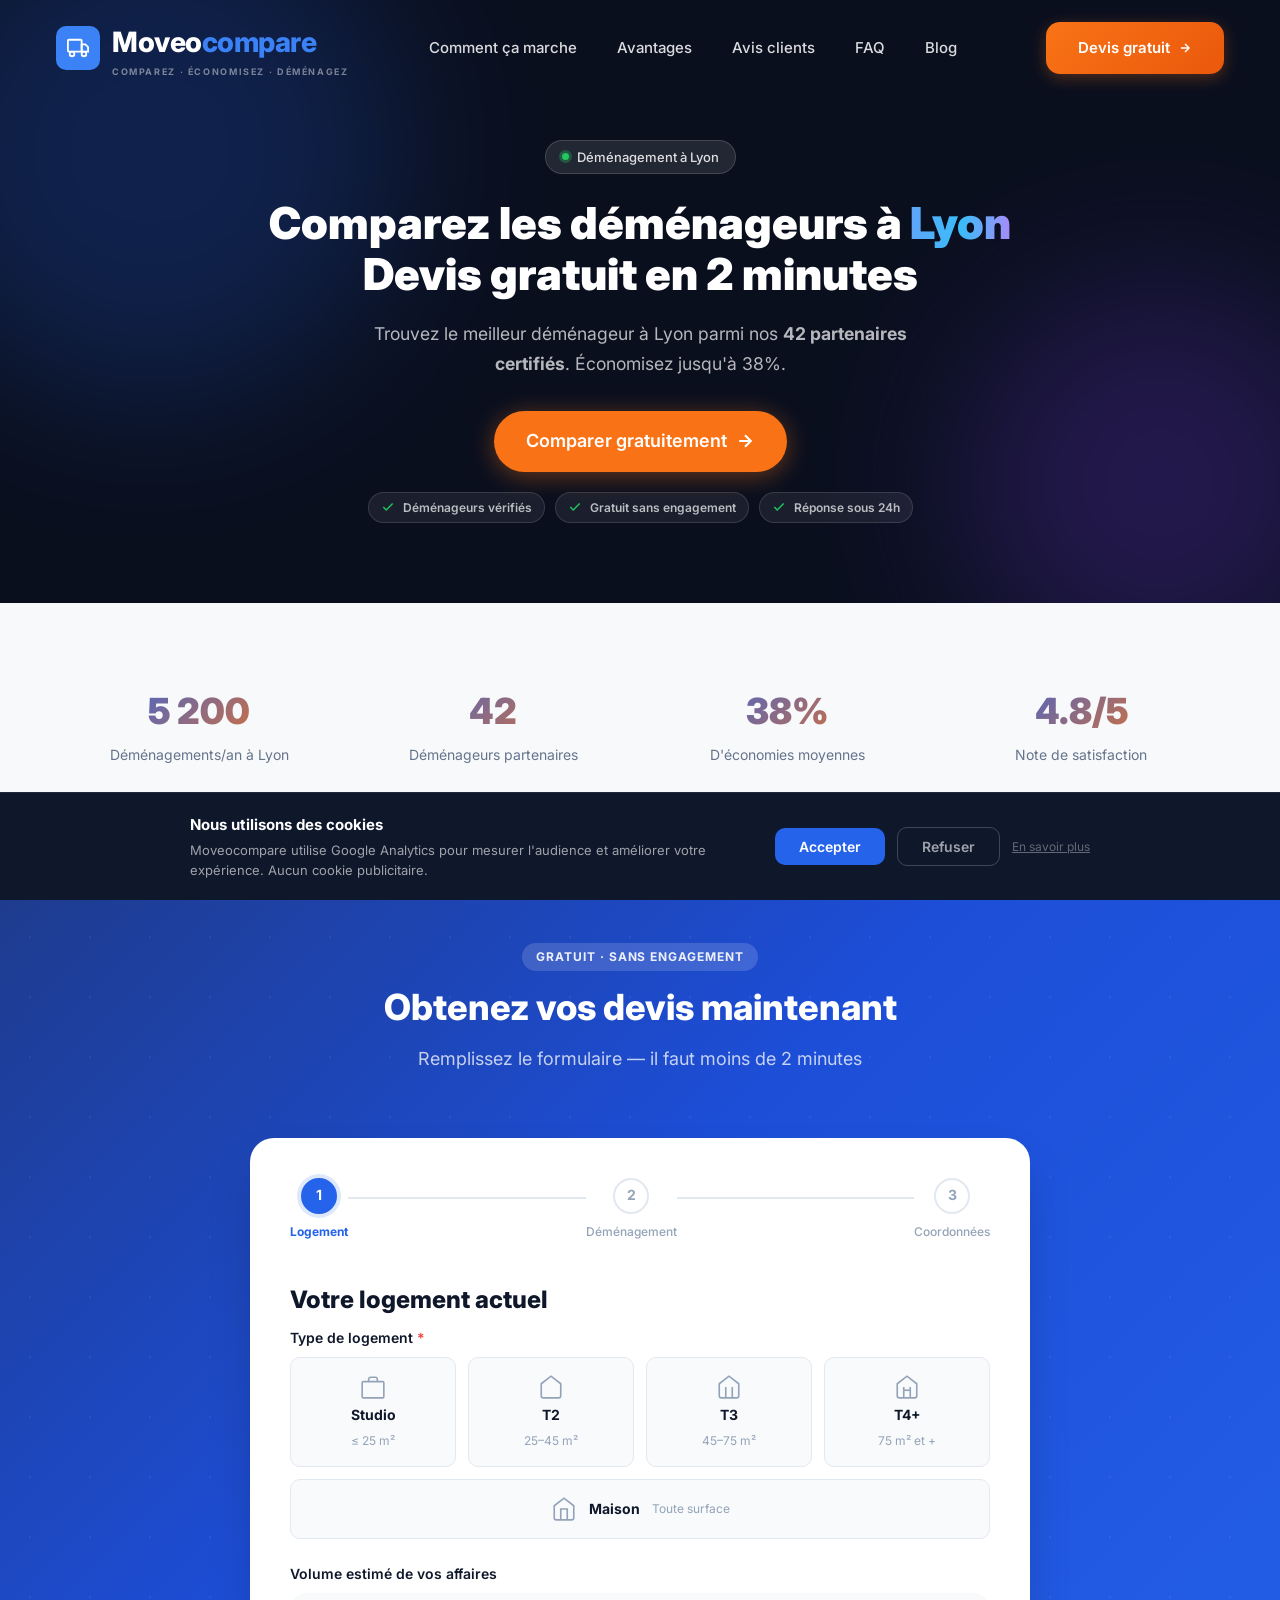
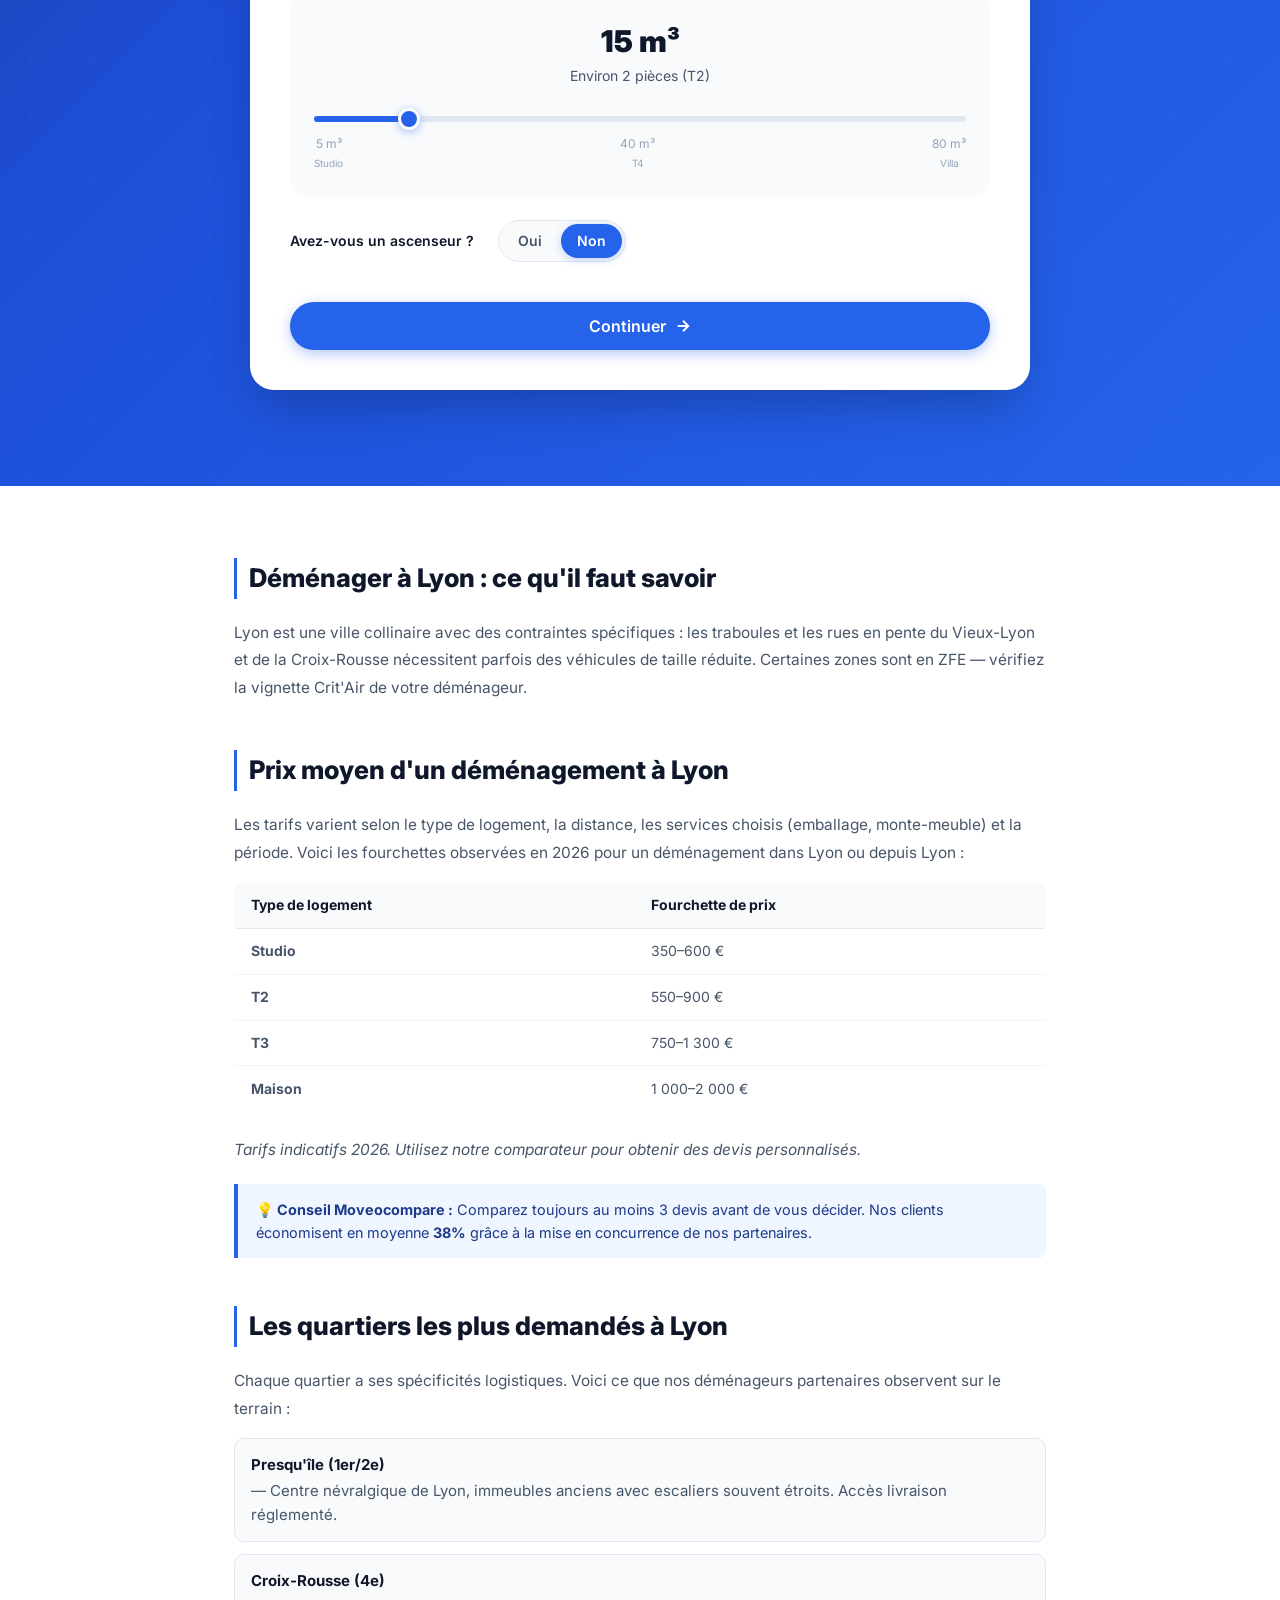
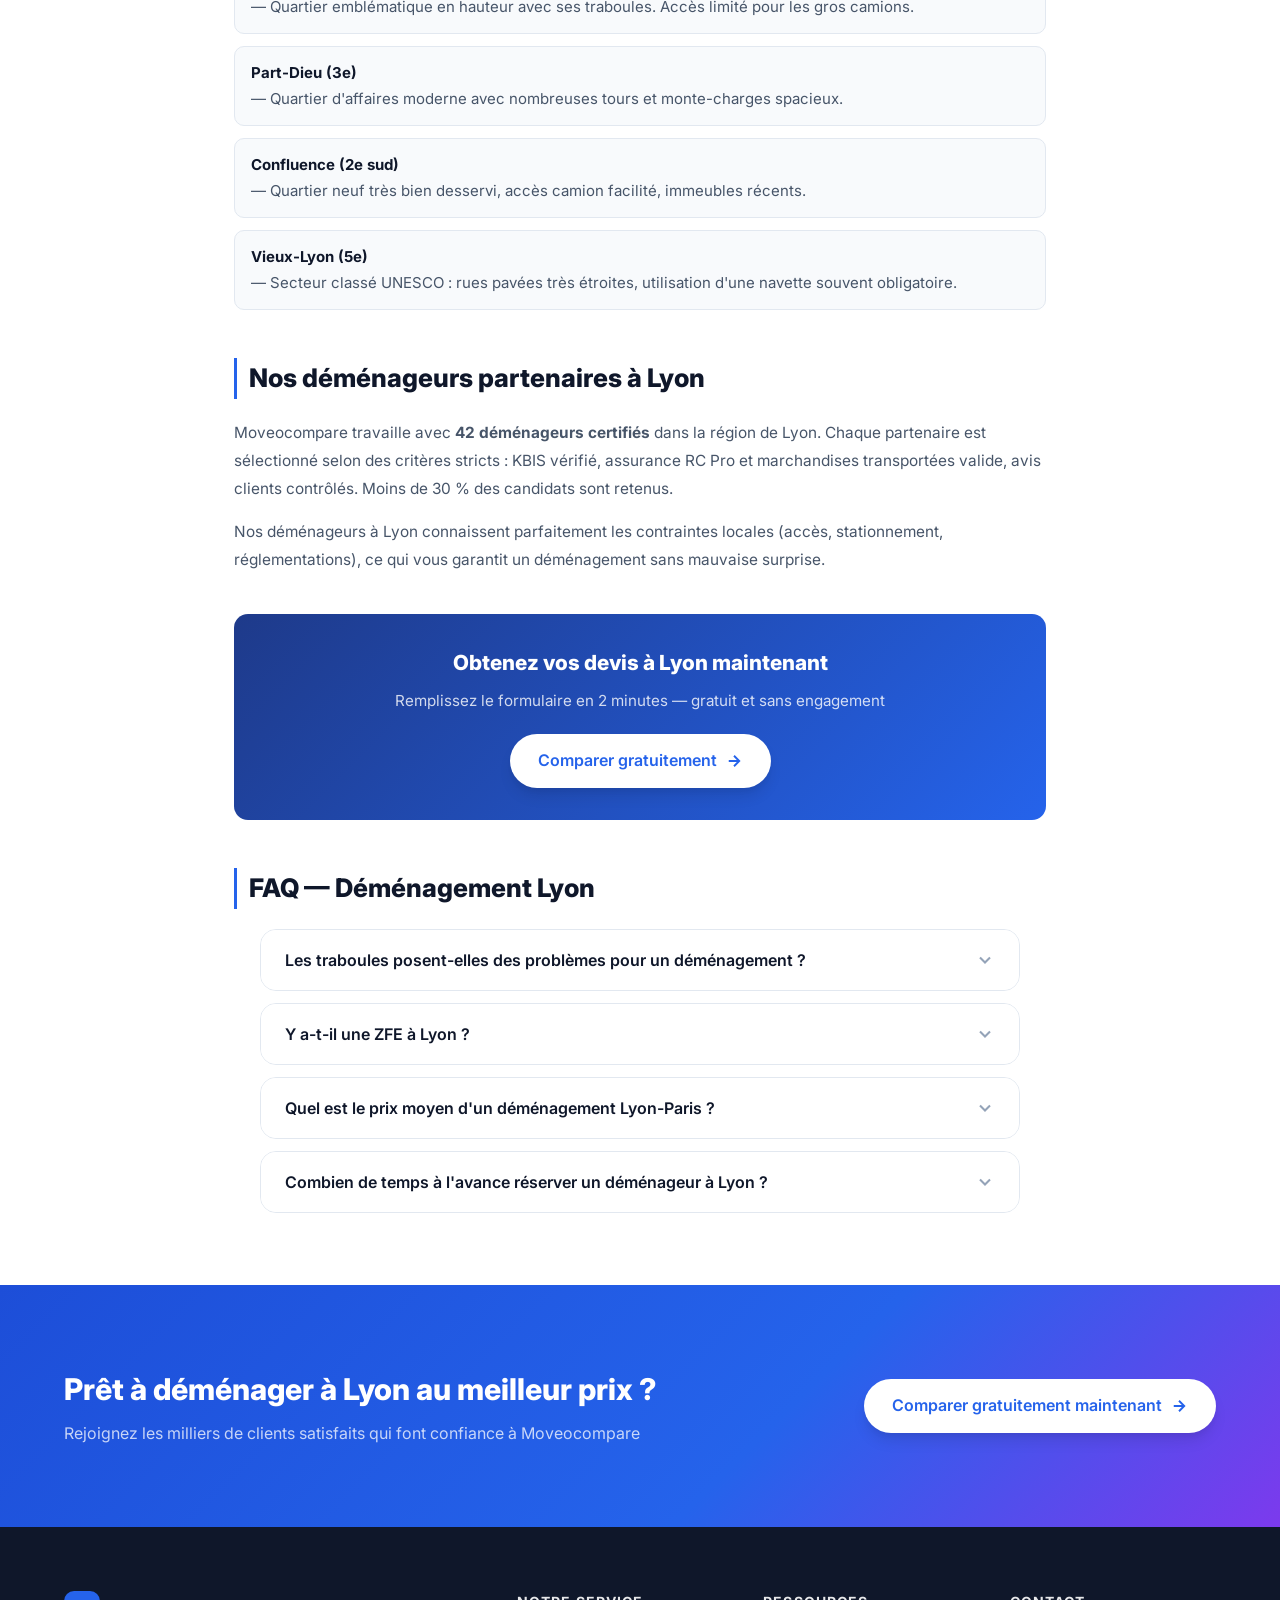
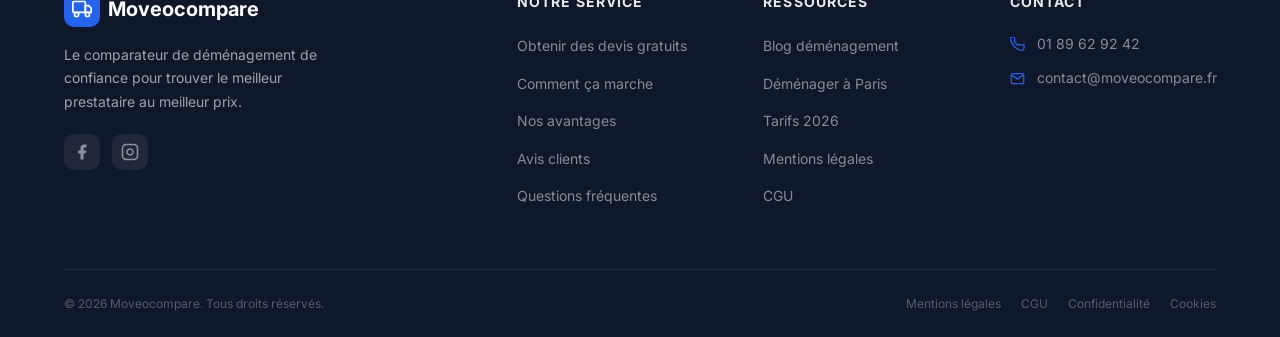
<file: villes/demenagement-lyon.html>
<!DOCTYPE html>
<html lang="fr">
<head>
    <meta charset="UTF-8">
    <meta name="viewport" content="width=device-width, initial-scale=1.0">
    <title>Déménagement Lyon — Comparez les devis gratuits | Moveocompare</title>
    <meta name="description" content="Comparez gratuitement les devis de déménageurs à Lyon. Recevez jusqu'à 5 offres de déménageurs vérifiés sous 24h. Économisez jusqu'à 40%. 100% gratuit.">
    <meta name="robots" content="index, follow">
    <link rel="canonical" href="https://moveocompare.fr/villes/demenagement-lyon.html">
    <meta property="og:type"        content="website">
    <meta property="og:url"         content="https://moveocompare.fr/villes/demenagement-lyon.html">
    <meta property="og:title"       content="Déménagement Lyon — Devis gratuits | Moveocompare">
    <meta property="og:description" content="Comparez gratuitement les devis de déménageurs à Lyon. Jusqu'à 5 offres sous 24h. 100% gratuit.">
    <meta property="og:image"       content="https://moveocompare.fr/assets/logo/og-image.png">
    <meta property="og:site_name"   content="Moveocompare">
    <meta name="twitter:card"        content="summary_large_image">
    <meta name="twitter:title"       content="Déménagement Lyon — Devis gratuits | Moveocompare">
    <meta name="twitter:description" content="Comparez les déménageurs à Lyon. Jusqu'à 5 devis certifiés sous 24h. Gratuit.">
    <meta name="twitter:image"       content="https://moveocompare.fr/assets/logo/og-image.png">
    <link rel="icon" type="image/svg+xml" href="data:image/svg+xml,%3Csvg xmlns='http://www.w3.org/2000/svg' viewBox='0 0 32 32'%3E%3Crect width='32' height='32' rx='6' fill='%232563eb'/%3E%3Crect x='2' y='10' width='16' height='12' rx='1' fill='none' stroke='white' stroke-width='2'/%3E%3Cpolygon points='18 13 22 13 25 16 25 22 18 22 18 13' fill='none' stroke='white' stroke-width='2'/%3E%3Ccircle cx='7' cy='24' r='2.5' fill='white'/%3E%3Ccircle cx='22' cy='24' r='2.5' fill='white'/%3E%3C/svg%3E">
    <link rel="stylesheet" href="../css/styles.css">
    <link rel="preconnect" href="https://fonts.googleapis.com">
    <link rel="preconnect" href="https://fonts.gstatic.com" crossorigin>
    <link href="https://fonts.googleapis.com/css2?family=Inter:wght@300;400;500;600;700;800;900&display=swap" rel="stylesheet">
    <script>
    window.dataLayer = window.dataLayer || [];
    function gtag(){dataLayer.push(arguments);}
    function loadGA() {
      if (window.gaLoaded) return;
      window.gaLoaded = true;
      var s = document.createElement('script');
      s.async = true;
      s.src = 'https://www.googletagmanager.com/gtag/js?id=G-2BC8LJBT5D';
      document.head.appendChild(s);
      gtag('js', new Date());
      gtag('config', 'G-2BC8LJBT5D', { anonymize_ip: true });
      /* Google Ads conversion */
      var s2 = document.createElement('script');
      s2.async = true;
      s2.src = 'https://www.googletagmanager.com/gtag/js?id=AW-18203640088';
      document.head.appendChild(s2);
      gtag('config', 'AW-18203640088');
    }
    if (localStorage.getItem('cookieConsent') === 'accepted') { loadGA(); }
    </script>
    <script type="application/ld+json">
    {
      "@context": "https://schema.org",
      "@type": "LocalBusiness",
      "name": "Moveocompare",
      "url": "https://moveocompare.fr",
      "telephone": "+33189629242",
      "description": "Comparateur de devis de déménagement gratuit. Comparez jusqu'à 5 offres de déménageurs vérifiés à Lyon.",
      "priceRange": "Gratuit",
      "address": {"@type": "PostalAddress", "addressCountry": "FR", "addressLocality": "Lyon"},
      "image": "https://moveocompare.fr/assets/logo/og-image.png",
      "aggregateRating": {"@type": "AggregateRating", "ratingValue": "4.8", "reviewCount": "12847", "bestRating": "5"}
    }
    </script>
    <script type="application/ld+json">
    {
      "@context": "https://schema.org",
      "@type": "FAQPage",
      "mainEntity": [
        {
          "@type": "Question",
          "name": "Les traboules posent-elles des problèmes pour un déménagement ?",
          "acceptedAnswer": {"@type": "Answer", "text": "Les traboules (passages piétons traversant les immeubles) peuvent rendre l'accès difficile. Nos déménageurs lyonnais connaissent bien ces spécificités et adaptent leur logistique : véhicule plus petit, navette, ou passage par la rue arrière."}
        },
        {
          "@type": "Question",
          "name": "Y a-t-il une ZFE à Lyon ?",
          "acceptedAnswer": {"@type": "Answer", "text": "Oui, Lyon est dotée d'une Zone à Faibles Émissions. Les véhicules sans vignette Crit'Air ou avec vignette Crit'Air 3 et plus peuvent être interdits de circulation sur certaines voies. Nos partenaires disposent de flottes conformes."}
        },
        {
          "@type": "Question",
          "name": "Quel est le prix moyen d'un déménagement Lyon-Paris ?",
          "acceptedAnswer": {"@type": "Answer", "text": "Pour un T2, comptez entre 800 et 1 400 € selon la période et les options choisies. Obtenez vos devis gratuits via notre formulaire pour comparer jusqu'à 5 offres."}
        },
        {
          "@type": "Question",
          "name": "Combien de temps à l'avance réserver un déménageur à Lyon ?",
          "acceptedAnswer": {"@type": "Answer", "text": "En haute saison (juin-août et fin de mois), réservez 4 à 6 semaines à l'avance. En basse saison, 2 semaines suffisent généralement. Plus vous anticipez, plus vous avez de choix et de marge de négociation."}
        }
      ]
    }
    </script>
    <style>
      .city-hero { background: #0a0f1e; position: relative; overflow: hidden; padding: 140px 0 80px; text-align: center; }
      .city-hero__blobs { position: absolute; inset: 0; pointer-events: none; overflow: hidden; }
      .city-hero__blob { position: absolute; border-radius: 50%; filter: blur(80px); opacity: .22; }
      .city-hero__blob--1 { width: 500px; height: 500px; background: #2563eb; top: -100px; left: -100px; }
      .city-hero__blob--2 { width: 400px; height: 400px; background: #7c3aed; bottom: -80px; right: -80px; }
      .city-hero .container { position: relative; z-index: 1; }
      .city-badge { display: inline-flex; align-items: center; gap: 8px; background: rgba(255,255,255,.1); border: 1px solid rgba(255,255,255,.15); color: rgba(255,255,255,.85); font-size: 13px; font-weight: 500; padding: .35rem 1rem; border-radius: 9999px; margin-bottom: 24px; }
      .city-badge-dot { width: 7px; height: 7px; background: #22c55e; border-radius: 50%; box-shadow: 0 0 0 3px rgba(34,197,94,.3); }
      .city-hero h1 { font-size: clamp(1.75rem, 4vw, 2.75rem); font-weight: 900; color: #fff; line-height: 1.15; margin-bottom: 20px; }
      .city-hero h1 span { background: linear-gradient(90deg,#60a5fa,#38bdf8,#a78bfa); -webkit-background-clip: text; -webkit-text-fill-color: transparent; background-clip: text; }
      .city-hero__sub { font-size: 1.1rem; color: rgba(255,255,255,.7); max-width: 560px; margin: 0 auto 32px; line-height: 1.7; }
      .city-stats { background: #f8f9fb; padding: 56px 0; }
      .city-stats__grid { display: grid; grid-template-columns: repeat(4,1fr); gap: 24px; }
      .city-stat { text-align: center; padding: 24px; }
      .city-stat__n { font-size: 2.25rem; font-weight: 900; background: linear-gradient(135deg,#2563eb,#f97316); -webkit-background-clip: text; -webkit-text-fill-color: transparent; background-clip: text; }
      .city-stat__l { font-size: .875rem; color: #64748b; margin-top: 4px; }
      .city-content { padding: 72px 0; }
      .city-content h2 { font-size: 1.6rem; font-weight: 800; color: #0f172a; margin: 48px 0 20px; padding-left: 12px; border-left: 3px solid #2563eb; }
      .city-content h2:first-child { margin-top: 0; }
      .city-content p { font-size: .9625rem; line-height: 1.8; color: #475569; margin-bottom: 16px; }
      .content-list { padding-left: 0; list-style: none; display: flex; flex-direction: column; gap: 12px; margin-bottom: 24px; }
      .content-list li { background: #f8fafc; border: 1px solid #e2e8f0; border-radius: 10px; padding: 14px 16px; font-size: .9375rem; color: #475569; line-height: 1.6; }
      .content-list li strong { color: #0f172a; display: block; margin-bottom: 2px; }
      .data-table { width: 100%; border-collapse: collapse; font-size: .875rem; margin: 16px 0 24px; border-radius: 8px; overflow: hidden; border: 1px solid #e2e8f0; }
      .data-table th { background: #f8fafc; font-weight: 700; color: #0f172a; text-align: left; padding: .7rem 1rem; border-bottom: 1px solid #e2e8f0; }
      .data-table td { padding: .7rem 1rem; border-bottom: 1px solid #f1f5f9; color: #475569; }
      .data-table tr:last-child td { border-bottom: none; }
      .tip-box { background: #eff6ff; border-left: 4px solid #2563eb; border-radius: 0 8px 8px 0; padding: 14px 18px; margin: 20px 0; font-size: .9rem; color: #1e3a8a; line-height: 1.6; }
      .city-cta-mid { background: linear-gradient(135deg,#1e3a8a,#2563eb); border-radius: 14px; padding: 32px; color: #fff; text-align: center; margin: 40px 0; }
      .city-cta-mid h3 { font-size: 1.3rem; font-weight: 800; margin-bottom: 8px; }
      .city-cta-mid p { color: rgba(255,255,255,.8); margin-bottom: 20px; font-size: .95rem; }
      @media(max-width:768px){
        .city-stats__grid { grid-template-columns: 1fr 1fr; }
        .city-hero { padding: 120px 20px 60px; }
      }
    </style>

    <!-- Google tag (gtag.js) — Google Ads AW-18203640088 -->
    <script async src="https://www.googletagmanager.com/gtag/js?id=AW-18203640088"></script>
    <script>
      window.dataLayer = window.dataLayer || [];
      function gtag(){dataLayer.push(arguments);}
      gtag('js', new Date());
      gtag('config', 'AW-18203640088');
    </script>
</head>
<body>

<header id="header" class="header">
        <!-- Logo -->
        <a href="../index.html" class="header__logo" aria-label="Moveocompare — Comparateur de déménagement">
            <div class="header__logo-icon">
                <svg width="22" height="22" viewBox="0 0 24 24" fill="none" stroke="currentColor" stroke-width="2">
                    <rect x="1" y="3" width="15" height="13" rx="1"/>
                    <polygon points="16 8 20 8 23 11 23 16 16 16 16 8"/>
                    <circle cx="5.5" cy="18.5" r="2.5"/>
                    <circle cx="18.5" cy="18.5" r="2.5"/>
                </svg>
            </div>
            <div class="header__logo-brand">
                <span class="header__logo-text">Moveo<span>compare</span></span>
                <span class="header__tagline">COMPAREZ · ÉCONOMISEZ · DÉMÉNAGEZ</span>
            </div>
        </a>

        <!-- Navigation desktop + overlay mobile -->
        <nav class="header__nav" id="nav">
            <!-- Liens principaux (avec flèche sur mobile) -->
            <a href="../index.html#comment-ca-marche"><span>Comment ça marche</span></a>
            <a href="../index.html#avantages"><span>Avantages</span></a>
            <a href="../index.html#temoignages"><span>Avis clients</span></a>
            <a href="../index.html#faq"><span>FAQ</span></a>
            <a href="../blog.html"><span>Blog</span></a>
            <!-- Bouton CTA visible uniquement dans l'overlay mobile -->
            <a href="../index.html#comparateur" class="nav-mobile-cta">Devis gratuit</a>
            <!-- Liens secondaires bas d'overlay (mobile uniquement) -->
            <div class="nav-mobile-secondary">
                <a href="../mentions-legales.html">Mentions légales</a>
                <span aria-hidden="true">·</span>
                <a href="../politique-confidentialite.html">Confidentialité</a>
            </div>
        </nav>

        <!-- CTA + Hamburger -->
        <a href="../index.html#comparateur" class="header__cta">
            Devis gratuit
            <svg width="14" height="14" viewBox="0 0 24 24" fill="none" stroke="currentColor" stroke-width="2.5"><path d="M5 12h14M12 5l7 7-7 7"/></svg>
        </a>
        <button class="menu-toggle" id="menuToggle" aria-label="Ouvrir le menu" aria-expanded="false">
            <span></span><span></span>
        </button>
    </header>


    <!-- ============================================================
         MENU MOBILE — structure flex avec footer poussé en bas
         (évite toute superposition de contenu)
    ============================================================ -->
    <div class="mobile-menu" id="mobileMenu" aria-hidden="true">
        <nav class="mobile-menu__nav">
            <a href="../index.html#comment-ca-marche">Comment ça marche <span>→</span></a>
            <a href="../index.html#avantages">Avantages <span>→</span></a>
            <a href="../index.html#temoignages">Avis clients <span>→</span></a>
            <a href="../index.html#faq">FAQ <span>→</span></a>
            <a href="../blog.html">Blog <span>→</span></a>
        </nav>
        <div class="mobile-menu__footer">
            <a href="../index.html#comparateur" class="mobile-menu__cta">Devis gratuit →</a>
            <div class="mobile-menu__legal">
                <a href="../mentions-legales.html">Mentions légales</a>
                <span>·</span>
                <a href="../politique-confidentialite.html">Confidentialité</a>
            </div>
        </div>
    </div>

<main>

    <!-- ── HERO LOCAL ── -->
    <section class="city-hero">
        <div class="city-hero__blobs" aria-hidden="true">
            <div class="city-hero__blob city-hero__blob--1"></div>
            <div class="city-hero__blob city-hero__blob--2"></div>
        </div>
        <div class="container">
            <div class="city-badge">
                <span class="city-badge-dot"></span>
                Déménagement à Lyon
            </div>
            <h1>Comparez les déménageurs à <span>Lyon</span><br>Devis gratuit en 2 minutes</h1>
            <p class="city-hero__sub">Trouvez le meilleur déménageur à Lyon parmi nos <strong>42 partenaires certifiés</strong>. Économisez jusqu'à 38%.</p>
            <a href="#comparateur" class="btn btn--hero-primary btn--xl" style="min-height:52px">
                Comparer gratuitement
                <svg width="20" height="20" viewBox="0 0 24 24" fill="none" stroke="currentColor" stroke-width="2.5"><path d="M5 12h14M12 5l7 7-7 7"/></svg>
            </a>
            <div style="display:flex;flex-wrap:wrap;justify-content:center;gap:10px;margin-top:20px">
                <span class="trust-pill"><svg width="14" height="14" viewBox="0 0 24 24" fill="none" stroke="currentColor" stroke-width="2.5"><path d="M20 6L9 17l-5-5"/></svg>Déménageurs vérifiés</span>
                <span class="trust-pill"><svg width="14" height="14" viewBox="0 0 24 24" fill="none" stroke="currentColor" stroke-width="2.5"><path d="M20 6L9 17l-5-5"/></svg>Gratuit sans engagement</span>
                <span class="trust-pill"><svg width="14" height="14" viewBox="0 0 24 24" fill="none" stroke="currentColor" stroke-width="2.5"><path d="M20 6L9 17l-5-5"/></svg>Réponse sous 24h</span>
            </div>
        </div>
    </section>

    <!-- ── STATS LOCALES ── -->
    <section class="city-stats">
        <div class="container">
            <div class="city-stats__grid">
                <div class="city-stat"><div class="city-stat__n">5 200</div><div class="city-stat__l">Déménagements/an à Lyon</div></div>
                <div class="city-stat"><div class="city-stat__n">42</div><div class="city-stat__l">Déménageurs partenaires</div></div>
                <div class="city-stat"><div class="city-stat__n">38%</div><div class="city-stat__l">D'économies moyennes</div></div>
                <div class="city-stat"><div class="city-stat__n">4.8/5</div><div class="city-stat__l">Note de satisfaction</div></div>
            </div>
        </div>
    </section>

    <!-- ── FORMULAIRE ── -->

<section class="comparateur" id="comparateur">
            <div class="comparateur__bg" aria-hidden="true"></div>
            <div class="container">
                <div class="section-header" data-fade>
                    <span class="section-badge section-badge--light">Gratuit · Sans engagement</span>
                    <h2 class="section-title section-title--light">Obtenez vos devis maintenant</h2>
                    <p class="section-subtitle section-subtitle--light">Remplissez le formulaire — il faut moins de 2 minutes</p>
                </div>

                <div class="form-card" data-fade>
                    <!-- Barre de progression -->
                    <div class="progress-wrap" id="progressWrap">
                        <div class="progress-steps"
                             role="progressbar"
                             aria-valuenow="1"
                             aria-valuemin="1"
                             aria-valuemax="3"
                             aria-label="Étape 1 sur 3 — Votre logement"
                             id="progressStepsBar">
                            <div class="progress-step active" data-step-indicator="1">
                                <div class="progress-step__bubble">
                                    <span class="progress-step__num">1</span>
                                    <svg class="progress-step__check" width="14" height="14" viewBox="0 0 24 24" fill="none" stroke="currentColor" stroke-width="3"><path d="M20 6L9 17l-5-5"/></svg>
                                </div>
                                <span class="progress-step__label">Logement</span>
                            </div>
                            <div class="progress-step__line"></div>
                            <div class="progress-step" data-step-indicator="2">
                                <div class="progress-step__bubble">
                                    <span class="progress-step__num">2</span>
                                    <svg class="progress-step__check" width="14" height="14" viewBox="0 0 24 24" fill="none" stroke="currentColor" stroke-width="3"><path d="M20 6L9 17l-5-5"/></svg>
                                </div>
                                <span class="progress-step__label">Déménagement</span>
                            </div>
                            <div class="progress-step__line"></div>
                            <div class="progress-step" data-step-indicator="3">
                                <div class="progress-step__bubble">
                                    <span class="progress-step__num">3</span>
                                    <svg class="progress-step__check" width="14" height="14" viewBox="0 0 24 24" fill="none" stroke="currentColor" stroke-width="3"><path d="M20 6L9 17l-5-5"/></svg>
                                </div>
                                <span class="progress-step__label">Coordonnées</span>
                            </div>
                        </div>
                    </div>

                    <!-- Formulaire -->
                    <form id="comparateurForm" novalidate>

                        <!-- ─── Champs cachés Web3Forms (soumis avec le payload JSON) ─── -->
                        <input type="hidden" name="access_key" value="359a5eac-9efd-40db-8161-8afedf4d0d2b">
                        <input type="hidden" name="subject" value="Lead Lyon — Moveocompare">
                        <input type="hidden" name="from_name" value="Moveocompare">
                        <!-- Honeypot anti-spam : doit rester décoché -->
                        <input type="checkbox" name="botcheck" style="display:none" tabindex="-1" aria-hidden="true">

                        <!-- ─── Étape 1 : Logement + Volume ─── -->
                        <div class="form-step form-step--active" id="step1">
                            <h3 class="form-step__title">Votre logement actuel</h3>

                            <!-- Type de logement -->
                            <div class="field-group">
                                <label class="field-label">Type de logement <span class="required">*</span></label>
                                <div class="option-grid" id="optionGridLogement">
                                    <label class="option-tile">
                                        <input type="radio" name="logement" value="studio" required>
                                        <div class="option-tile__body">
                                            <svg width="26" height="26" viewBox="0 0 24 24" fill="none" stroke="currentColor" stroke-width="1.5"><rect x="2" y="7" width="20" height="15" rx="1"/><path d="M16 7V5a2 2 0 00-2-2h-4a2 2 0 00-2 2v2"/></svg>
                                            <strong>Studio</strong>
                                            <small>≤ 25 m²</small>
                                        </div>
                                    </label>
                                    <label class="option-tile">
                                        <input type="radio" name="logement" value="t2">
                                        <div class="option-tile__body">
                                            <svg width="26" height="26" viewBox="0 0 24 24" fill="none" stroke="currentColor" stroke-width="1.5"><path d="M3 9l9-7 9 7v11a2 2 0 01-2 2H5a2 2 0 01-2-2z"/></svg>
                                            <strong>T2</strong>
                                            <small>25–45 m²</small>
                                        </div>
                                    </label>
                                    <label class="option-tile">
                                        <input type="radio" name="logement" value="t3">
                                        <div class="option-tile__body">
                                            <svg width="26" height="26" viewBox="0 0 24 24" fill="none" stroke="currentColor" stroke-width="1.5"><path d="M3 9l9-7 9 7v11a2 2 0 01-2 2H5a2 2 0 01-2-2z"/><line x1="9" y1="22" x2="9" y2="12"/><line x1="15" y1="22" x2="15" y2="12"/></svg>
                                            <strong>T3</strong>
                                            <small>45–75 m²</small>
                                        </div>
                                    </label>
                                    <label class="option-tile">
                                        <input type="radio" name="logement" value="t4">
                                        <div class="option-tile__body">
                                            <svg width="26" height="26" viewBox="0 0 24 24" fill="none" stroke="currentColor" stroke-width="1.5"><path d="M3 9l9-7 9 7v11a2 2 0 01-2 2H5a2 2 0 01-2-2z"/><line x1="9" y1="22" x2="9" y2="12"/><line x1="15" y1="22" x2="15" y2="12"/><line x1="9" y1="15" x2="15" y2="15"/></svg>
                                            <strong>T4+</strong>
                                            <small>75 m² et +</small>
                                        </div>
                                    </label>
                                    <label class="option-tile option-tile--wide">
                                        <input type="radio" name="logement" value="maison">
                                        <div class="option-tile__body">
                                            <svg width="26" height="26" viewBox="0 0 24 24" fill="none" stroke="currentColor" stroke-width="1.5"><path d="M3 9l9-7 9 7v11a2 2 0 01-2 2H5a2 2 0 01-2-2z"/><path d="M9 22V12h6v10"/></svg>
                                            <strong>Maison</strong>
                                            <small>Toute surface</small>
                                        </div>
                                    </label>
                                </div>
                                <p class="field-error hidden" id="err-logement">Veuillez sélectionner un type de logement</p>
                            </div>

                            <!-- Volume estimé (slider) -->
                            <div class="field-group">
                                <label class="field-label" for="volume">Volume estimé de vos affaires</label>
                                <div class="slider-wrap">
                                    <div class="slider-display">
                                        <span id="volumeVal">15</span> m³
                                        <small id="volumeHint">Environ 2–3 pièces</small>
                                    </div>
                                    <input type="range" id="volume" name="volume"
                                           min="5" max="80" value="15" step="5"
                                           class="slider" aria-label="Volume en m³">
                                    <div class="slider-labels">
                                        <span>5 m³<br><small>Studio</small></span>
                                        <span>40 m³<br><small>T4</small></span>
                                        <span>80 m³<br><small>Villa</small></span>
                                    </div>
                                </div>
                            </div>

                            <!-- Ascenseur -->
                            <div class="field-group field-group--inline">
                                <label class="field-label">Avez-vous un ascenseur ?</label>
                                <div class="radio-toggle">
                                    <label class="radio-toggle__item">
                                        <input type="radio" name="ascenseur" value="oui">
                                        <span>Oui</span>
                                    </label>
                                    <label class="radio-toggle__item">
                                        <input type="radio" name="ascenseur" value="non" checked>
                                        <span>Non</span>
                                    </label>
                                </div>
                            </div>

                            <!-- Étage (affiché uniquement pour T2, T3, T4) -->
                            <div class="field-group field-group--inline hidden" id="etageGroup">
                                <label class="field-label" for="etage">Étage</label>
                                <select id="etage" name="etage" class="field-input field-select" style="max-width:180px">
                                    <option value="rdc">Rez-de-chaussée</option>
                                    <option value="1">1er étage</option>
                                    <option value="2">2ème étage</option>
                                    <option value="3">3ème étage</option>
                                    <option value="4">4ème étage</option>
                                    <option value="5">5ème étage</option>
                                    <option value="6+">6ème étage et +</option>
                                </select>
                            </div>

                            <button type="button" class="btn btn--primary btn--full btn--lg mt-4"
                                    onclick="goToStep(2)"
                                    aria-label="Continuer vers l'étape 2 : votre déménagement">
                                Continuer
                                <svg width="18" height="18" viewBox="0 0 24 24" fill="none" stroke="currentColor" stroke-width="2.5"><path d="M5 12h14M12 5l7 7-7 7"/></svg>
                            </button>
                        </div>

                        <!-- ─── Étape 2 : Dates + Villes ─── -->
                        <div class="form-step" id="step2">
                            <h3 class="form-step__title">Votre déménagement</h3>

                            <!-- ── Adresse de départ (1 seul champ avec autocomplétion) ── -->
                            <div class="address-block">
                                <div class="address-block__header">
                                    <svg width="14" height="14" viewBox="0 0 24 24" fill="none" stroke="currentColor" stroke-width="2.5"><path d="M21 10c0 7-9 13-9 13s-9-6-9-13a9 9 0 0118 0z"/><circle cx="12" cy="10" r="3"/></svg>
                                    Départ
                                </div>
                                <div class="field-group">
                                    <label class="field-label" for="adresseDepart">Adresse complète <span class="required">*</span></label>
                                    <div class="input-icon-wrap" id="wrap-adresseDepart">
                                        <svg class="input-ico" width="16" height="16" viewBox="0 0 24 24" fill="none" stroke="currentColor" stroke-width="2"><path d="M21 10c0 7-9 13-9 13s-9-6-9-13a9 9 0 0118 0z"/><circle cx="12" cy="10" r="3"/></svg>
                                        <input type="text" id="adresseDepart" name="adresseDepart"
                                               placeholder="15 Rue de la Paix, Paris"
                                               class="field-input" required autocomplete="off">
                                        <div id="dropdownDepart" class="ac-dropdown"></div>
                                    </div>
                                    <p class="field-error hidden" id="err-adresseDepart">Veuillez indiquer l'adresse de départ (min. 5 caractères)</p>
                                </div>
                            </div>

                            <!-- ── Adresse d'arrivée (1 seul champ avec autocomplétion) ── -->
                            <div class="address-block">
                                <div class="address-block__header">
                                    <svg width="14" height="14" viewBox="0 0 24 24" fill="none" stroke="currentColor" stroke-width="2.5"><path d="M21 10c0 7-9 13-9 13s-9-6-9-13a9 9 0 0118 0z"/><circle cx="12" cy="10" r="3"/></svg>
                                    Arrivée
                                </div>
                                <div class="field-group">
                                    <label class="field-label" for="adresseArrivee">Adresse complète <span class="required">*</span></label>
                                    <div class="input-icon-wrap" id="wrap-adresseArrivee">
                                        <svg class="input-ico" width="16" height="16" viewBox="0 0 24 24" fill="none" stroke="currentColor" stroke-width="2"><path d="M21 10c0 7-9 13-9 13s-9-6-9-13a9 9 0 0118 0z"/><circle cx="12" cy="10" r="3"/></svg>
                                        <input type="text" id="adresseArrivee" name="adresseArrivee"
                                               placeholder="8 Avenue des Fleurs, Lyon"
                                               class="field-input" required autocomplete="off">
                                        <div id="dropdownArrivee" class="ac-dropdown"></div>
                                    </div>
                                    <p class="field-error hidden" id="err-adresseArrivee">Veuillez indiquer l'adresse d'arrivée (min. 5 caractères)</p>
                                </div>
                            </div>

                            <div class="form-row">
                                <div class="field-group">
                                    <label class="field-label" for="dateDemo">Date souhaitée <span class="required">*</span></label>
                                    <!-- Pas d'icône custom : l'input[type=date] a sa propre icône navigateur -->
                                    <input type="date" id="dateDemo" name="dateDemo"
                                           class="field-input" required>
                                    <p class="field-error hidden" id="err-dateDemo">Veuillez indiquer une date</p>
                                </div>
                                <div class="field-group">
                                    <label class="field-label" for="flexibilite">Flexibilité</label>
                                    <select id="flexibilite" name="flexibilite" class="field-input field-select">
                                        <option value="fixe">Date fixe</option>
                                        <option value="semaine">± 1 semaine</option>
                                        <option value="mois">± 1 mois</option>
                                        <option value="flexible">Très flexible</option>
                                    </select>
                                </div>
                            </div>

                            <!-- Services supplémentaires -->
                            <div class="field-group">
                                <label class="field-label">Services supplémentaires</label>
                                <div class="checkbox-grid">
                                    <label class="cb-option">
                                        <input type="checkbox" name="services[]" value="emballage">
                                        <span class="cb-custom"></span>
                                        <span class="cb-label">Emballage des affaires</span>
                                    </label>
                                    <label class="cb-option">
                                        <input type="checkbox" name="services[]" value="deballage">
                                        <span class="cb-custom"></span>
                                        <span class="cb-label">Déballage à l'arrivée</span>
                                    </label>
                                    <label class="cb-option">
                                        <input type="checkbox" name="services[]" value="montage">
                                        <span class="cb-custom"></span>
                                        <span class="cb-label">Montage des meubles</span>
                                    </label>
                                    <label class="cb-option">
                                        <input type="checkbox" name="services[]" value="garde-meuble">
                                        <span class="cb-custom"></span>
                                        <span class="cb-label">Garde-meubles</span>
                                    </label>
                                </div>
                            </div>

                            <div class="form-nav">
                                <button type="button" class="btn btn--ghost" onclick="goToStep(1)">
                                    <svg width="16" height="16" viewBox="0 0 24 24" fill="none" stroke="currentColor" stroke-width="2.5"><path d="M19 12H5M12 19l-7-7 7-7"/></svg>
                                    Retour
                                </button>
                                <button type="button" class="btn btn--primary btn--lg" onclick="goToStep(3)">
                                    Continuer
                                    <svg width="18" height="18" viewBox="0 0 24 24" fill="none" stroke="currentColor" stroke-width="2.5"><path d="M5 12h14M12 5l7 7-7 7"/></svg>
                                </button>
                            </div>
                        </div>

                        <!-- ─── Étape 3 : Coordonnées ─── -->
                        <div class="form-step" id="step3">
                            <h3 class="form-step__title">Vos coordonnées</h3>
                            <p class="form-step__sub">Pour recevoir vos devis personnalisés par email</p>

                            <div class="form-row">
                                <div class="field-group">
                                    <label class="field-label" for="prenom">Prénom <span class="required">*</span></label>
                                    <input type="text" id="prenom" name="prenom"
                                           placeholder="Jean" class="field-input" required autocomplete="given-name">
                                    <p class="field-error hidden" id="err-prenom">Veuillez indiquer votre prénom</p>
                                </div>
                                <div class="field-group">
                                    <label class="field-label" for="nom">Nom <span class="required">*</span></label>
                                    <input type="text" id="nom" name="nom"
                                           placeholder="Dupont" class="field-input" required autocomplete="family-name">
                                    <p class="field-error hidden" id="err-nom">Veuillez indiquer votre nom</p>
                                </div>
                            </div>

                            <div class="field-group">
                                <label class="field-label" for="email">Adresse email <span class="required">*</span></label>
                                <div class="input-icon-wrap">
                                    <svg class="input-ico" width="16" height="16" viewBox="0 0 24 24" fill="none" stroke="currentColor" stroke-width="2"><path d="M4 4h16c1.1 0 2 .9 2 2v12c0 1.1-.9 2-2 2H4c-1.1 0-2-.9-2-2V6c0-1.1.9-2 2-2z"/><polyline points="22,6 12,13 2,6"/></svg>
                                    <input type="email" id="email" name="email"
                                           placeholder="jean.dupont@email.com" class="field-input" required autocomplete="email">
                                </div>
                                <p class="field-error hidden" id="err-email">Veuillez indiquer un email valide</p>
                            </div>

                            <div class="field-group">
                                <label class="field-label" for="telephone">Numéro de téléphone <span class="required">*</span></label>
                                <div class="input-icon-wrap">
                                    <svg class="input-ico" width="16" height="16" viewBox="0 0 24 24" fill="none" stroke="currentColor" stroke-width="2"><path d="M22 16.92v3a2 2 0 01-2.18 2 19.79 19.79 0 01-8.63-3.07A19.5 19.5 0 013.07 9.8 19.79 19.79 0 01.14 1.12 2 2 0 012.11 0h3a2 2 0 012 1.72c.127.96.361 1.903.7 2.81a2 2 0 01-.45 2.11L6.91 7.09a16 16 0 006 6l.54-.54a2 2 0 012.11-.45c.907.339 1.85.573 2.81.7A2 2 0 0122 16.92z"/></svg>
                                    <input type="tel" id="telephone" name="telephone"
                                           placeholder="06 00 00 00 00" class="field-input" required autocomplete="tel">
                                </div>
                                <p class="field-error hidden" id="err-telephone">Veuillez indiquer un numéro valide</p>
                            </div>

                            <!-- CGV -->
                            <div class="field-group">
                                <label class="cb-option cb-option--cgv">
                                    <input type="checkbox" name="cgv" id="cgv" required>
                                    <span class="cb-custom"></span>
                                    <span class="cb-label">
                                        J'accepte les <a href="../cgu.html" class="text-link" target="_blank">conditions générales d'utilisation</a>
                                        et la <a href="../politique-confidentialite.html" class="text-link" target="_blank">politique de confidentialité</a>
                                    </span>
                                </label>
                                <p class="field-error hidden" id="err-cgv">Vous devez accepter les conditions pour continuer</p>
                            </div>

                            <!-- Consentement RGPD distinct — obligatoire -->
                            <div class="field-group">
                                <label class="cb-option cb-option--rgpd">
                                    <input type="checkbox" name="rgpd" id="rgpd" required>
                                    <span class="cb-custom"></span>
                                    <span class="cb-label">
                                        J'accepte que mes données soient transmises aux déménageurs partenaires
                                        afin de recevoir des devis personnalisés.
                                        <a href="../politique-confidentialite.html" class="text-link" target="_blank">Consultez notre politique de confidentialité.</a>
                                    </span>
                                </label>
                                <p class="field-error hidden" id="err-rgpd">Veuillez accepter le traitement de vos données pour continuer</p>
                            </div>

                            <div class="form-nav">
                                <button type="button" class="btn btn--ghost" onclick="goToStep(2)">
                                    <svg width="16" height="16" viewBox="0 0 24 24" fill="none" stroke="currentColor" stroke-width="2.5"><path d="M19 12H5M12 19l-7-7 7-7"/></svg>
                                    Retour
                                </button>
                                <button type="submit" class="btn btn--primary btn--lg btn--submit" id="submitBtn">
                                    <span id="submitText">Recevoir mes devis gratuits</span>
                                    <svg id="submitArrow" width="18" height="18" viewBox="0 0 24 24" fill="none" stroke="currentColor" stroke-width="2.5"><path d="M5 12h14M12 5l7 7-7 7"/></svg>
                                    <svg id="submitSpinner" class="spin hidden" width="18" height="18" viewBox="0 0 24 24" fill="none" stroke="currentColor" stroke-width="2.5"><path d="M12 2a10 10 0 0110 10"/></svg>
                                </button>
                            </div>

                            <!-- Message d'erreur global (affiché si l'envoi Web3Forms échoue) -->
                            <p class="field-error field-error--submit hidden" id="err-submit">
                                <svg width="14" height="14" viewBox="0 0 24 24" fill="none" stroke="currentColor" stroke-width="2"><circle cx="12" cy="12" r="10"/><line x1="12" y1="8" x2="12" y2="12"/><line x1="12" y1="16" x2="12.01" y2="16"/></svg>
                                Une erreur est survenue, veuillez réessayer.
                            </p>

                            <p class="form-security-note">
                                <svg width="13" height="13" viewBox="0 0 24 24" fill="none" stroke="currentColor" stroke-width="2"><rect x="3" y="11" width="18" height="11" rx="2"/><path d="M7 11V7a5 5 0 0110 0v4"/></svg>
                                Données chiffrées SSL · Jamais revendues · Conformité RGPD
                            </p>
                        </div>

                    </form>

                    <!-- ─── Écran de confirmation ─── -->
                    <div class="form-confirmation hidden" id="formConfirmation">
                        <div class="confirmation__anim">
                            <svg class="checkmark-svg" viewBox="0 0 52 52" fill="none" xmlns="http://www.w3.org/2000/svg">
                                <circle class="checkmark-circle" cx="26" cy="26" r="24" stroke="var(--color-success)" stroke-width="2.5"/>
                                <path class="checkmark-check" d="M14 26l8 9 16-18"
                                      stroke="var(--color-success)" stroke-width="3"
                                      stroke-linecap="round" stroke-linejoin="round"/>
                            </svg>
                        </div>
                        <h3 class="confirmation__title">Demande enregistrée !</h3>
                        <p class="confirmation__text">
                            Merci <strong id="confPrenom"></strong> ! Votre demande a bien été enregistrée.
                            Nos déménageurs partenaires vous recontacteront <strong>sous 24h</strong>.
                        </p>
                        <div class="confirm-steps">
                            <div class="confirm-step">
                                <div class="confirm-step__icon">
                                    <svg width="28" height="28" viewBox="0 0 24 24" fill="none" stroke="#3b82f6" stroke-width="2" stroke-linecap="round" stroke-linejoin="round">
                                        <polyline points="20 6 9 17 4 12"/>
                                    </svg>
                                </div>
                                <p class="confirm-step__text">Demande enregistrée</p>
                            </div>
                            <div class="confirm-step">
                                <div class="confirm-step__icon">
                                    <svg width="28" height="28" viewBox="0 0 24 24" fill="none" stroke="#3b82f6" stroke-width="2" stroke-linecap="round" stroke-linejoin="round">
                                        <circle cx="11" cy="11" r="8"/>
                                        <line x1="21" y1="21" x2="16.65" y2="16.65"/>
                                    </svg>
                                </div>
                                <p class="confirm-step__text">Recherche des meilleurs<br>déménageurs en cours</p>
                            </div>
                            <div class="confirm-step">
                                <div class="confirm-step__icon">
                                    <svg width="28" height="28" viewBox="0 0 24 24" fill="none" stroke="#3b82f6" stroke-width="1.8" stroke-linecap="round" stroke-linejoin="round">
                                        <path d="M6.6 10.8c1.4 2.8 3.8 5.1 6.6 6.6l2.2-2.2c.3-.3.7-.4 1-.2 1.1.4 2.3.6 3.6.6.6 0 1 .4 1 1V20c0 .6-.4 1-1 1C9.6 21 3 14.4 3 6c0-.6.4-1 1-1h3.5c.6 0 1 .4 1 1 0 1.3.2 2.5.6 3.6.1.3 0 .7-.2 1L6.6 10.8z"/>
                                    </svg>
                                </div>
                                <p class="confirm-step__text">Vous serez contacté sous 24h</p>
                            </div>
                        </div>
                        <button class="btn btn--ghost mt-2" onclick="resetForm()">Faire une nouvelle demande</button>
                    </div>

                </div><!-- /.form-card -->
            </div>
        </section>

    <!-- ── CONTENU ÉDITORIAL ── -->
    <section class="city-content">
        <div class="container" style="max-width:860px">

            <h2>Déménager à Lyon : ce qu'il faut savoir</h2>
            <p>Lyon est une ville collinaire avec des contraintes spécifiques : les traboules et les rues en pente du Vieux-Lyon et de la Croix-Rousse nécessitent parfois des véhicules de taille réduite. Certaines zones sont en ZFE — vérifiez la vignette Crit'Air de votre déménageur.</p>

            <h2>Prix moyen d'un déménagement à Lyon</h2>
            <p>Les tarifs varient selon le type de logement, la distance, les services choisis (emballage, monte-meuble) et la période. Voici les fourchettes observées en 2026 pour un déménagement dans Lyon ou depuis Lyon :</p>
            
            <table class="data-table">
                <thead><tr><th>Type de logement</th><th>Fourchette de prix</th></tr></thead>
                <tbody><tr><td><strong>Studio</strong></td><td>350–600 €</td></tr><tr><td><strong>T2</strong></td><td>550–900 €</td></tr><tr><td><strong>T3</strong></td><td>750–1 300 €</td></tr><tr><td><strong>Maison</strong></td><td>1 000–2 000 €</td></tr></tbody>
            </table>
            <p><em>Tarifs indicatifs 2026. Utilisez notre comparateur pour obtenir des devis personnalisés.</em></p>

            <div class="tip-box">
                <strong>💡 Conseil Moveocompare :</strong> Comparez toujours au moins 3 devis avant de vous décider. Nos clients économisent en moyenne <strong>38%</strong> grâce à la mise en concurrence de nos partenaires.
            </div>

            <h2>Les quartiers les plus demandés à Lyon</h2>
            <p>Chaque quartier a ses spécificités logistiques. Voici ce que nos déménageurs partenaires observent sur le terrain :</p>
            <ul class="content-list"><li><strong>Presqu'île (1er/2e)</strong> — Centre névralgique de Lyon, immeubles anciens avec escaliers souvent étroits. Accès livraison réglementé.</li><li><strong>Croix-Rousse (4e)</strong> — Quartier emblématique en hauteur avec ses traboules. Accès limité pour les gros camions.</li><li><strong>Part-Dieu (3e)</strong> — Quartier d'affaires moderne avec nombreuses tours et monte-charges spacieux.</li><li><strong>Confluence (2e sud)</strong> — Quartier neuf très bien desservi, accès camion facilité, immeubles récents.</li><li><strong>Vieux-Lyon (5e)</strong> — Secteur classé UNESCO : rues pavées très étroites, utilisation d'une navette souvent obligatoire.</li></ul>

            <h2>Nos déménageurs partenaires à Lyon</h2>
            <p>Moveocompare travaille avec <strong>42 déménageurs certifiés</strong> dans la région de Lyon. Chaque partenaire est sélectionné selon des critères stricts : KBIS vérifié, assurance RC Pro et marchandises transportées valide, avis clients contrôlés. Moins de 30 % des candidats sont retenus.</p>
            <p>Nos déménageurs à Lyon connaissent parfaitement les contraintes locales (accès, stationnement, réglementations), ce qui vous garantit un déménagement sans mauvaise surprise.</p>

            <div class="city-cta-mid">
                <h3>Obtenez vos devis à Lyon maintenant</h3>
                <p>Remplissez le formulaire en 2 minutes — gratuit et sans engagement</p>
                <a href="#comparateur" class="btn btn--white btn--lg">
                    Comparer gratuitement
                    <svg width="18" height="18" viewBox="0 0 24 24" fill="none" stroke="currentColor" stroke-width="2.5"><path d="M5 12h14M12 5l7 7-7 7"/></svg>
                </a>
            </div>

            <h2>FAQ — Déménagement Lyon</h2>
            <div class="faq-list">
                    <div class="faq-item">
                        <button class="faq-item__q" aria-expanded="false">
                            <span>Les traboules posent-elles des problèmes pour un déménagement ?</span>
                            <span class="faq-item__chevron" aria-hidden="true">
                                <svg width="20" height="20" viewBox="0 0 24 24" fill="none" stroke="currentColor" stroke-width="2.5"><polyline points="6 9 12 15 18 9"/></svg>
                            </span>
                        </button>
                        <div class="faq-item__a" hidden>
                            <p>Les traboules (passages piétons traversant les immeubles) peuvent rendre l'accès difficile. Nos déménageurs lyonnais connaissent bien ces spécificités et adaptent leur logistique : véhicule plus petit, navette, ou passage par la rue arrière.</p>
                        </div>
                    </div>
                    <div class="faq-item">
                        <button class="faq-item__q" aria-expanded="false">
                            <span>Y a-t-il une ZFE à Lyon ?</span>
                            <span class="faq-item__chevron" aria-hidden="true">
                                <svg width="20" height="20" viewBox="0 0 24 24" fill="none" stroke="currentColor" stroke-width="2.5"><polyline points="6 9 12 15 18 9"/></svg>
                            </span>
                        </button>
                        <div class="faq-item__a" hidden>
                            <p>Oui, Lyon est dotée d'une Zone à Faibles Émissions. Les véhicules sans vignette Crit'Air ou avec vignette Crit'Air 3 et plus peuvent être interdits de circulation sur certaines voies. Nos partenaires disposent de flottes conformes.</p>
                        </div>
                    </div>
                    <div class="faq-item">
                        <button class="faq-item__q" aria-expanded="false">
                            <span>Quel est le prix moyen d'un déménagement Lyon-Paris ?</span>
                            <span class="faq-item__chevron" aria-hidden="true">
                                <svg width="20" height="20" viewBox="0 0 24 24" fill="none" stroke="currentColor" stroke-width="2.5"><polyline points="6 9 12 15 18 9"/></svg>
                            </span>
                        </button>
                        <div class="faq-item__a" hidden>
                            <p>Pour un T2, comptez entre 800 et 1 400 € selon la période et les options choisies. Obtenez vos devis gratuits via notre formulaire pour comparer jusqu'à 5 offres.</p>
                        </div>
                    </div>
                    <div class="faq-item">
                        <button class="faq-item__q" aria-expanded="false">
                            <span>Combien de temps à l'avance réserver un déménageur à Lyon ?</span>
                            <span class="faq-item__chevron" aria-hidden="true">
                                <svg width="20" height="20" viewBox="0 0 24 24" fill="none" stroke="currentColor" stroke-width="2.5"><polyline points="6 9 12 15 18 9"/></svg>
                            </span>
                        </button>
                        <div class="faq-item__a" hidden>
                            <p>En haute saison (juin-août et fin de mois), réservez 4 à 6 semaines à l'avance. En basse saison, 2 semaines suffisent généralement. Plus vous anticipez, plus vous avez de choix et de marge de négociation.</p>
                        </div>
                    </div>
            </div>

        </div>
    </section>

    <!-- ── CTA FINAL ── -->
    <section class="cta-final" data-fade>
        <div class="container">
            <div class="cta-final__inner">
                <div class="cta-final__content">
                    <h2>Prêt à déménager à Lyon au meilleur prix ?</h2>
                    <p>Rejoignez les milliers de clients satisfaits qui font confiance à Moveocompare</p>
                </div>
                <a href="#comparateur" class="btn btn--white btn--lg">
                    Comparer gratuitement maintenant
                    <svg width="18" height="18" viewBox="0 0 24 24" fill="none" stroke="currentColor" stroke-width="2.5"><path d="M5 12h14M12 5l7 7-7 7"/></svg>
                </a>
            </div>
        </div>
    </section>

</main>

<footer class="footer">
        <div class="container">
            <div class="footer__grid">
                <!-- Marque -->
                <div class="footer__col footer__col--brand">
                    <a href="../index.html" class="logo logo--light" aria-label="Moveocompare — Comparateur de déménagement">
                        <div class="logo__icon">
                            <svg width="20" height="20" viewBox="0 0 24 24" fill="none" stroke="currentColor" stroke-width="2" aria-hidden="true">
                                <rect x="1" y="3" width="15" height="13" rx="1"/>
                                <polygon points="16 8 20 8 23 11 23 16 16 16 16 8"/>
                                <circle cx="5.5" cy="18.5" r="2.5"/>
                                <circle cx="18.5" cy="18.5" r="2.5"/>
                            </svg>
                        </div>
                        <span class="logo__text">Moveo<span>compare</span></span>
                    </a>
                    <p>Le comparateur de déménagement de confiance pour trouver le meilleur prestataire au meilleur prix.</p>
                    <div class="footer__social">
                        <a href="https://www.facebook.com/profile.php?id=61590768920111" aria-label="Facebook Moveocompare" class="footer__social-link" target="_blank" rel="noopener noreferrer">
                            <svg width="18" height="18" viewBox="0 0 24 24" fill="currentColor" aria-hidden="true"><path d="M18 2h-3a5 5 0 00-5 5v3H7v4h3v8h4v-8h3l1-4h-4V7a1 1 0 011-1h3z"/></svg>
                        </a>
                        <a href="https://www.instagram.com/moveocompare/" aria-label="Instagram Moveocompare" class="footer__social-link" target="_blank" rel="noopener noreferrer">
                            <svg width="18" height="18" viewBox="0 0 24 24" fill="none" stroke="currentColor" stroke-width="2" aria-hidden="true"><rect x="2" y="2" width="20" height="20" rx="5"/><path d="M16 11.37A4 4 0 1112.63 8 4 4 0 0116 11.37z"/><line x1="17.5" y1="6.5" x2="17.51" y2="6.5"/></svg>
                        </a>
                    </div>
                </div>

                <!-- Notre service -->
                <div class="footer__col">
                    <h4 class="footer__heading">Notre service</h4>
                    <ul class="footer__list">
                        <li><a href="../index.html#comparateur">Obtenir des devis gratuits</a></li>
                        <li><a href="../index.html#comment-ca-marche">Comment ça marche</a></li>
                        <li><a href="../index.html#avantages">Nos avantages</a></li>
                        <li><a href="../index.html#temoignages">Avis clients</a></li>
                        <li><a href="../index.html#faq">Questions fréquentes</a></li>
                    </ul>
                </div>

                <!-- Ressources -->
                <div class="footer__col">
                    <h4 class="footer__heading">Ressources</h4>
                    <ul class="footer__list">
                        <li><a href="../blog.html">Blog déménagement</a></li>
                        <li><a href="../blog/demenagement-paris-guide-complet.html">Déménager à Paris</a></li>
                        <li><a href="../blog/combien-coute-demenagement.html">Tarifs 2026</a></li>
                        <li><a href="../mentions-legales.html">Mentions légales</a></li>
                        <li><a href="../cgu.html">CGU</a></li>
                    </ul>
                </div>

                <!-- Contact -->
                <div class="footer__col">
                    <h4 class="footer__heading">Contact</h4>
                    <ul class="footer__list footer__list--contact">
                        <li>
                            <svg width="15" height="15" viewBox="0 0 24 24" fill="none" stroke="currentColor" stroke-width="2"><path d="M22 16.92v3a2 2 0 01-2.18 2 19.79 19.79 0 01-8.63-3.07A19.5 19.5 0 013.07 9.8 19.79 19.79 0 01.14 1.12 2 2 0 012.11 0h3a2 2 0 012 1.72c.127.96.361 1.903.7 2.81a2 2 0 01-.45 2.11L6.91 7.09a16 16 0 006 6l.54-.54a2 2 0 012.11-.45c.907.339 1.85.573 2.81.7A2 2 0 0122 16.92z"/></svg>
                            <a href="tel:+33189629242">01 89 62 92 42</a>
                        </li>
                        <li>
                            <svg width="15" height="15" viewBox="0 0 24 24" fill="none" stroke="currentColor" stroke-width="2"><path d="M4 4h16c1.1 0 2 .9 2 2v12c0 1.1-.9 2-2 2H4c-1.1 0-2-.9-2-2V6c0-1.1.9-2 2-2z"/><polyline points="22,6 12,13 2,6"/></svg>
                            <a href="mailto:contact@moveocompare.fr">contact@moveocompare.fr</a>
                        </li>
                    </ul>
                </div>
            </div>

            <!-- Bas de footer -->
            <div class="footer__bottom">
                <p>© 2026 Moveocompare. Tous droits réservés.</p>
                <nav class="footer__legal" aria-label="Mentions légales">
                    <a href="../mentions-legales.html">Mentions légales</a>
                    <a href="../cgu.html">CGU</a>
                    <a href="../politique-confidentialite.html">Confidentialité</a>
                    <a href="../cookies.html">Cookies</a>
                </nav>
            </div>
        </div>
    </footer>

    <!-- CTA mobile flottant -->
    <div class="mobile-cta" id="mobileCta" aria-hidden="true">
        <a href="#comparateur" class="btn btn--accent btn--full">
            Comparer à Lyon
            <svg width="16" height="16" viewBox="0 0 24 24" fill="none" stroke="currentColor" stroke-width="2.5"><path d="M5 12h14M12 5l7 7-7 7"/></svg>
        </a>
    </div>

    <script src="../js/main.js"></script>
    <script>
    /* Pré-remplit le champ adresseDepart avec la ville */
    document.addEventListener('DOMContentLoaded', function() {
      var field = document.getElementById('adresseDepart');
      if (field && !field.value) { field.value = 'Lyon'; }
    });
    </script>
    <div class="cookie-banner" id="cookieBanner">
      <div class="cookie-banner__content">
        <div class="cookie-banner__text">
          <strong>Nous utilisons des cookies</strong>
          <p>Moveocompare utilise Google Analytics pour mesurer l'audience et améliorer votre expérience. Aucun cookie publicitaire.</p>
        </div>
        <div class="cookie-banner__actions">
          <button class="cookie-btn cookie-btn--accept" id="cookieAccept">Accepter</button>
          <button class="cookie-btn cookie-btn--refuse" id="cookieRefuse">Refuser</button>
          <a href="../cookies.html" class="cookie-banner__link">En savoir plus</a>
        </div>
      </div>
    </div>
    <script>
    (function() {
      var b = document.getElementById('cookieBanner'), a = document.getElementById('cookieAccept'), r = document.getElementById('cookieRefuse');
      if (!b) return;
      if (!localStorage.getItem('cookieConsent')) setTimeout(function(){ b.classList.add('visible'); }, 1500);
      if (a) a.addEventListener('click', function(){ localStorage.setItem('cookieConsent','accepted'); b.classList.remove('visible'); if(typeof loadGA==='function')loadGA(); });
      if (r) r.addEventListener('click', function(){ localStorage.setItem('cookieConsent','refused'); b.classList.remove('visible'); });
    })();
    </script>
</body>
</html>
</file>
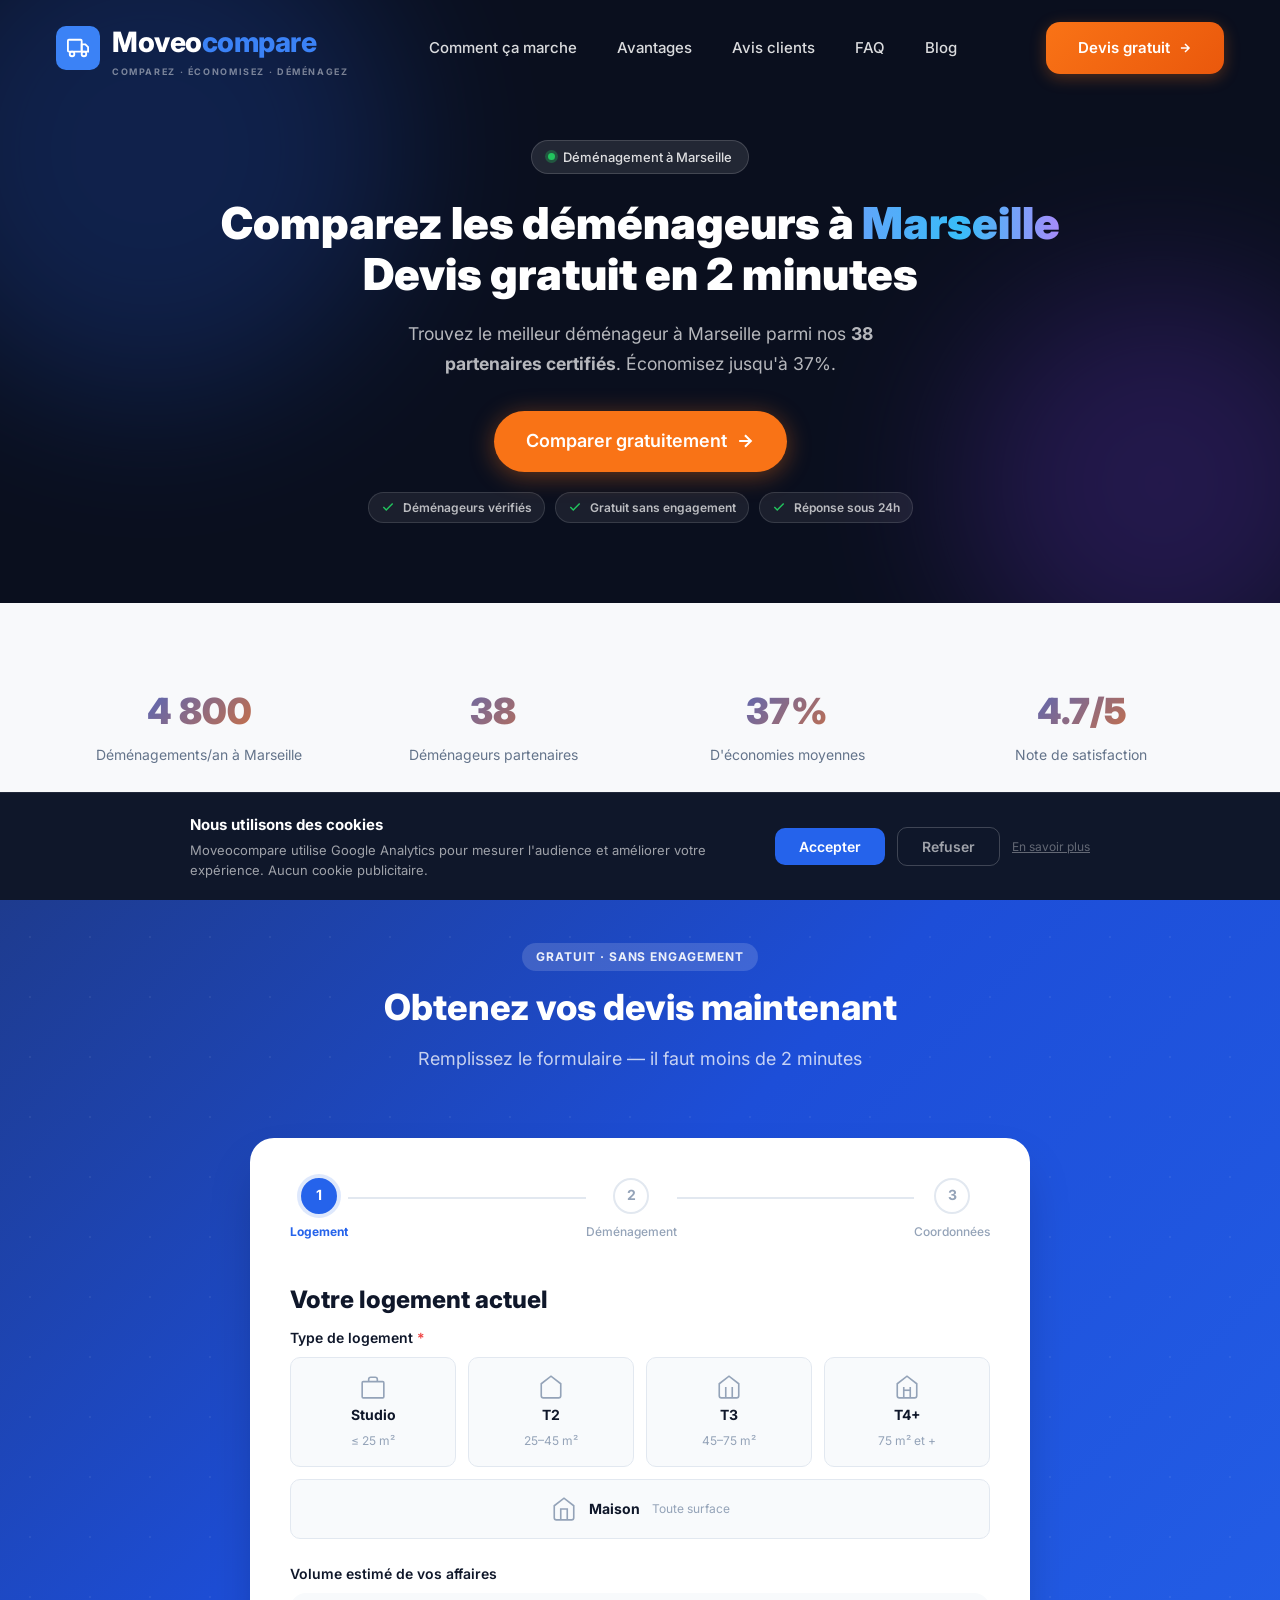
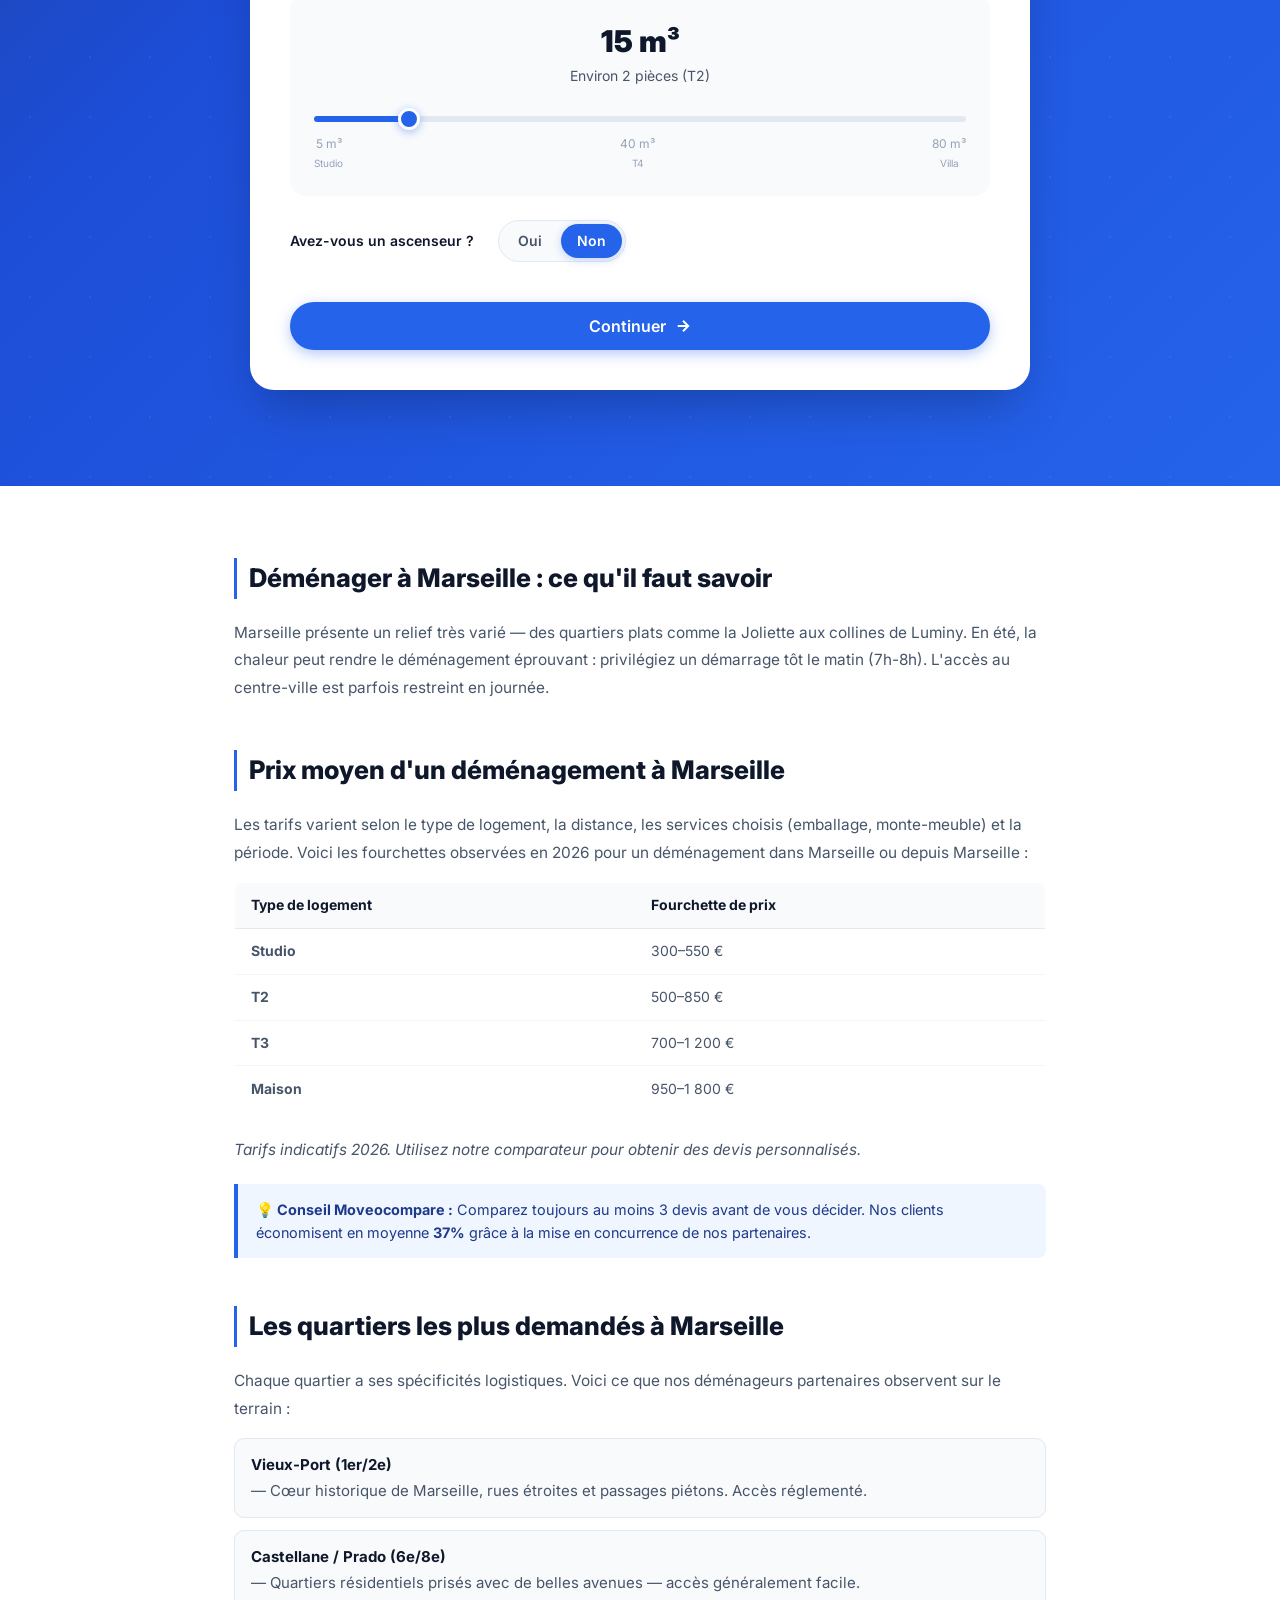
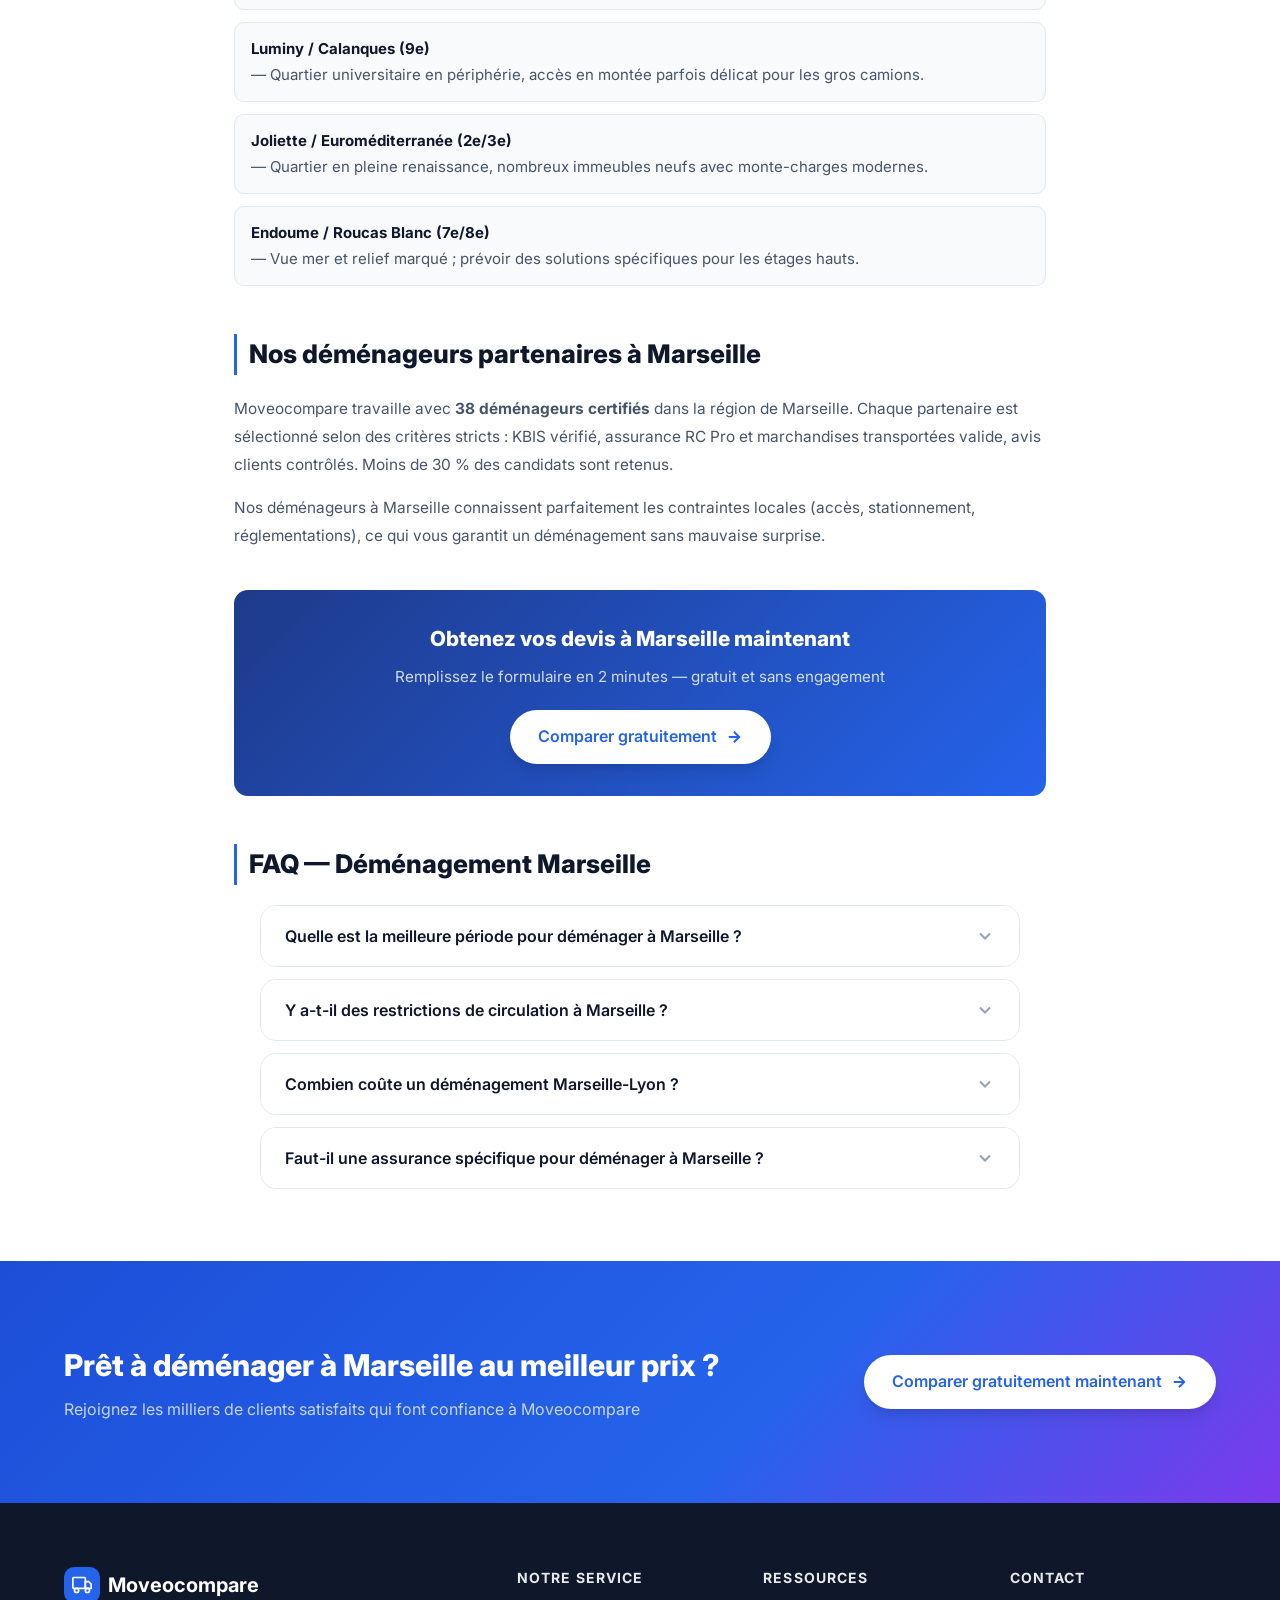
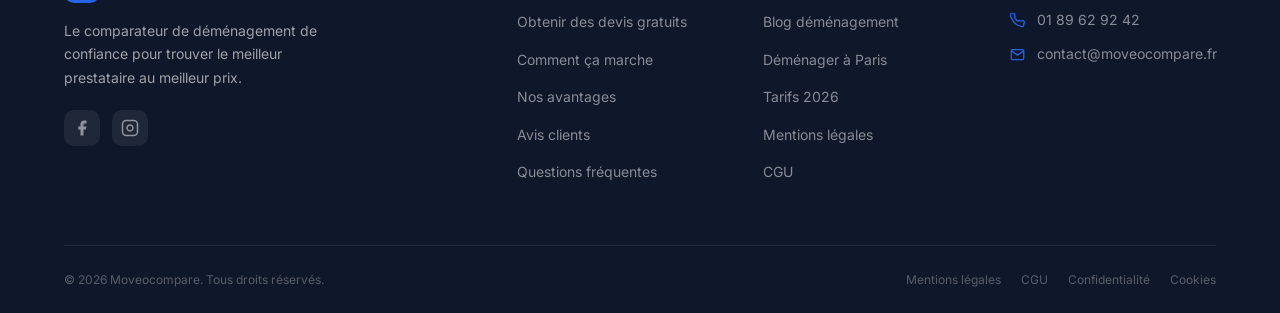
<file: villes/demenagement-marseille.html>
<!DOCTYPE html>
<html lang="fr">
<head>
    <meta charset="UTF-8">
    <meta name="viewport" content="width=device-width, initial-scale=1.0">
    <title>Déménagement Marseille — Comparez les devis gratuits | Moveocompare</title>
    <meta name="description" content="Comparez gratuitement les devis de déménageurs à Marseille. Recevez jusqu'à 5 offres de déménageurs vérifiés sous 24h. Économisez jusqu'à 40%. 100% gratuit.">
    <meta name="robots" content="index, follow">
    <link rel="canonical" href="https://moveocompare.fr/villes/demenagement-marseille.html">
    <meta property="og:type"        content="website">
    <meta property="og:url"         content="https://moveocompare.fr/villes/demenagement-marseille.html">
    <meta property="og:title"       content="Déménagement Marseille — Devis gratuits | Moveocompare">
    <meta property="og:description" content="Comparez gratuitement les devis de déménageurs à Marseille. Jusqu'à 5 offres sous 24h. 100% gratuit.">
    <meta property="og:image"       content="https://moveocompare.fr/assets/logo/og-image.png">
    <meta property="og:site_name"   content="Moveocompare">
    <meta name="twitter:card"        content="summary_large_image">
    <meta name="twitter:title"       content="Déménagement Marseille — Devis gratuits | Moveocompare">
    <meta name="twitter:description" content="Comparez les déménageurs à Marseille. Jusqu'à 5 devis certifiés sous 24h. Gratuit.">
    <meta name="twitter:image"       content="https://moveocompare.fr/assets/logo/og-image.png">
    <link rel="icon" type="image/svg+xml" href="data:image/svg+xml,%3Csvg xmlns='http://www.w3.org/2000/svg' viewBox='0 0 32 32'%3E%3Crect width='32' height='32' rx='6' fill='%232563eb'/%3E%3Crect x='2' y='10' width='16' height='12' rx='1' fill='none' stroke='white' stroke-width='2'/%3E%3Cpolygon points='18 13 22 13 25 16 25 22 18 22 18 13' fill='none' stroke='white' stroke-width='2'/%3E%3Ccircle cx='7' cy='24' r='2.5' fill='white'/%3E%3Ccircle cx='22' cy='24' r='2.5' fill='white'/%3E%3C/svg%3E">
    <link rel="stylesheet" href="../css/styles.css">
    <link rel="preconnect" href="https://fonts.googleapis.com">
    <link rel="preconnect" href="https://fonts.gstatic.com" crossorigin>
    <link href="https://fonts.googleapis.com/css2?family=Inter:wght@300;400;500;600;700;800;900&display=swap" rel="stylesheet">
    <script>
    window.dataLayer = window.dataLayer || [];
    function gtag(){dataLayer.push(arguments);}
    function loadGA() {
      if (window.gaLoaded) return;
      window.gaLoaded = true;
      var s = document.createElement('script');
      s.async = true;
      s.src = 'https://www.googletagmanager.com/gtag/js?id=G-2BC8LJBT5D';
      document.head.appendChild(s);
      gtag('js', new Date());
      gtag('config', 'G-2BC8LJBT5D', { anonymize_ip: true });
      /* Google Ads conversion */
      var s2 = document.createElement('script');
      s2.async = true;
      s2.src = 'https://www.googletagmanager.com/gtag/js?id=AW-18203640088';
      document.head.appendChild(s2);
      gtag('config', 'AW-18203640088');
    }
    if (localStorage.getItem('cookieConsent') === 'accepted') { loadGA(); }
    </script>
    <script type="application/ld+json">
    {
      "@context": "https://schema.org",
      "@type": "LocalBusiness",
      "name": "Moveocompare",
      "url": "https://moveocompare.fr",
      "telephone": "+33189629242",
      "description": "Comparateur de devis de déménagement gratuit. Comparez jusqu'à 5 offres de déménageurs vérifiés à Marseille.",
      "priceRange": "Gratuit",
      "address": {"@type": "PostalAddress", "addressCountry": "FR", "addressLocality": "Marseille"},
      "image": "https://moveocompare.fr/assets/logo/og-image.png",
      "aggregateRating": {"@type": "AggregateRating", "ratingValue": "4.7", "reviewCount": "12847", "bestRating": "5"}
    }
    </script>
    <script type="application/ld+json">
    {
      "@context": "https://schema.org",
      "@type": "FAQPage",
      "mainEntity": [
        {
          "@type": "Question",
          "name": "Quelle est la meilleure période pour déménager à Marseille ?",
          "acceptedAnswer": {"@type": "Answer", "text": "Privilégiez les matinées (avant 10h) en été pour éviter la chaleur. Les mois d'octobre à mars offrent les meilleurs tarifs et une disponibilité optimale des déménageurs."}
        },
        {
          "@type": "Question",
          "name": "Y a-t-il des restrictions de circulation à Marseille ?",
          "acceptedAnswer": {"@type": "Answer", "text": "Oui, certaines zones du centre-ville ont des restrictions d'accès pour les poids lourds. Nos partenaires marseillais maîtrisent ces contraintes et anticipent les autorisations nécessaires."}
        },
        {
          "@type": "Question",
          "name": "Combien coûte un déménagement Marseille-Lyon ?",
          "acceptedAnswer": {"@type": "Answer", "text": "Pour un T2, comptez entre 600 et 1 100 € selon la saison. Utilisez notre comparateur pour recevoir des devis personnalisés sous 24h."}
        },
        {
          "@type": "Question",
          "name": "Faut-il une assurance spécifique pour déménager à Marseille ?",
          "acceptedAnswer": {"@type": "Answer", "text": "Tous nos partenaires disposent d'une assurance marchandises transportées. Pour les objets de valeur, il est recommandé de souscrire l'option 'valeur à neuf' proposée par certains déménageurs."}
        }
      ]
    }
    </script>
    <style>
      .city-hero { background: #0a0f1e; position: relative; overflow: hidden; padding: 140px 0 80px; text-align: center; }
      .city-hero__blobs { position: absolute; inset: 0; pointer-events: none; overflow: hidden; }
      .city-hero__blob { position: absolute; border-radius: 50%; filter: blur(80px); opacity: .22; }
      .city-hero__blob--1 { width: 500px; height: 500px; background: #2563eb; top: -100px; left: -100px; }
      .city-hero__blob--2 { width: 400px; height: 400px; background: #7c3aed; bottom: -80px; right: -80px; }
      .city-hero .container { position: relative; z-index: 1; }
      .city-badge { display: inline-flex; align-items: center; gap: 8px; background: rgba(255,255,255,.1); border: 1px solid rgba(255,255,255,.15); color: rgba(255,255,255,.85); font-size: 13px; font-weight: 500; padding: .35rem 1rem; border-radius: 9999px; margin-bottom: 24px; }
      .city-badge-dot { width: 7px; height: 7px; background: #22c55e; border-radius: 50%; box-shadow: 0 0 0 3px rgba(34,197,94,.3); }
      .city-hero h1 { font-size: clamp(1.75rem, 4vw, 2.75rem); font-weight: 900; color: #fff; line-height: 1.15; margin-bottom: 20px; }
      .city-hero h1 span { background: linear-gradient(90deg,#60a5fa,#38bdf8,#a78bfa); -webkit-background-clip: text; -webkit-text-fill-color: transparent; background-clip: text; }
      .city-hero__sub { font-size: 1.1rem; color: rgba(255,255,255,.7); max-width: 560px; margin: 0 auto 32px; line-height: 1.7; }
      .city-stats { background: #f8f9fb; padding: 56px 0; }
      .city-stats__grid { display: grid; grid-template-columns: repeat(4,1fr); gap: 24px; }
      .city-stat { text-align: center; padding: 24px; }
      .city-stat__n { font-size: 2.25rem; font-weight: 900; background: linear-gradient(135deg,#2563eb,#f97316); -webkit-background-clip: text; -webkit-text-fill-color: transparent; background-clip: text; }
      .city-stat__l { font-size: .875rem; color: #64748b; margin-top: 4px; }
      .city-content { padding: 72px 0; }
      .city-content h2 { font-size: 1.6rem; font-weight: 800; color: #0f172a; margin: 48px 0 20px; padding-left: 12px; border-left: 3px solid #2563eb; }
      .city-content h2:first-child { margin-top: 0; }
      .city-content p { font-size: .9625rem; line-height: 1.8; color: #475569; margin-bottom: 16px; }
      .content-list { padding-left: 0; list-style: none; display: flex; flex-direction: column; gap: 12px; margin-bottom: 24px; }
      .content-list li { background: #f8fafc; border: 1px solid #e2e8f0; border-radius: 10px; padding: 14px 16px; font-size: .9375rem; color: #475569; line-height: 1.6; }
      .content-list li strong { color: #0f172a; display: block; margin-bottom: 2px; }
      .data-table { width: 100%; border-collapse: collapse; font-size: .875rem; margin: 16px 0 24px; border-radius: 8px; overflow: hidden; border: 1px solid #e2e8f0; }
      .data-table th { background: #f8fafc; font-weight: 700; color: #0f172a; text-align: left; padding: .7rem 1rem; border-bottom: 1px solid #e2e8f0; }
      .data-table td { padding: .7rem 1rem; border-bottom: 1px solid #f1f5f9; color: #475569; }
      .data-table tr:last-child td { border-bottom: none; }
      .tip-box { background: #eff6ff; border-left: 4px solid #2563eb; border-radius: 0 8px 8px 0; padding: 14px 18px; margin: 20px 0; font-size: .9rem; color: #1e3a8a; line-height: 1.6; }
      .city-cta-mid { background: linear-gradient(135deg,#1e3a8a,#2563eb); border-radius: 14px; padding: 32px; color: #fff; text-align: center; margin: 40px 0; }
      .city-cta-mid h3 { font-size: 1.3rem; font-weight: 800; margin-bottom: 8px; }
      .city-cta-mid p { color: rgba(255,255,255,.8); margin-bottom: 20px; font-size: .95rem; }
      @media(max-width:768px){
        .city-stats__grid { grid-template-columns: 1fr 1fr; }
        .city-hero { padding: 120px 20px 60px; }
      }
    </style>

    <!-- Google tag (gtag.js) — Google Ads AW-18203640088 -->
    <script async src="https://www.googletagmanager.com/gtag/js?id=AW-18203640088"></script>
    <script>
      window.dataLayer = window.dataLayer || [];
      function gtag(){dataLayer.push(arguments);}
      gtag('js', new Date());
      gtag('config', 'AW-18203640088');
    </script>
</head>
<body>

<header id="header" class="header">
        <!-- Logo -->
        <a href="../index.html" class="header__logo" aria-label="Moveocompare — Comparateur de déménagement">
            <div class="header__logo-icon">
                <svg width="22" height="22" viewBox="0 0 24 24" fill="none" stroke="currentColor" stroke-width="2">
                    <rect x="1" y="3" width="15" height="13" rx="1"/>
                    <polygon points="16 8 20 8 23 11 23 16 16 16 16 8"/>
                    <circle cx="5.5" cy="18.5" r="2.5"/>
                    <circle cx="18.5" cy="18.5" r="2.5"/>
                </svg>
            </div>
            <div class="header__logo-brand">
                <span class="header__logo-text">Moveo<span>compare</span></span>
                <span class="header__tagline">COMPAREZ · ÉCONOMISEZ · DÉMÉNAGEZ</span>
            </div>
        </a>

        <!-- Navigation desktop + overlay mobile -->
        <nav class="header__nav" id="nav">
            <!-- Liens principaux (avec flèche sur mobile) -->
            <a href="../index.html#comment-ca-marche"><span>Comment ça marche</span></a>
            <a href="../index.html#avantages"><span>Avantages</span></a>
            <a href="../index.html#temoignages"><span>Avis clients</span></a>
            <a href="../index.html#faq"><span>FAQ</span></a>
            <a href="../blog.html"><span>Blog</span></a>
            <!-- Bouton CTA visible uniquement dans l'overlay mobile -->
            <a href="../index.html#comparateur" class="nav-mobile-cta">Devis gratuit</a>
            <!-- Liens secondaires bas d'overlay (mobile uniquement) -->
            <div class="nav-mobile-secondary">
                <a href="../mentions-legales.html">Mentions légales</a>
                <span aria-hidden="true">·</span>
                <a href="../politique-confidentialite.html">Confidentialité</a>
            </div>
        </nav>

        <!-- CTA + Hamburger -->
        <a href="../index.html#comparateur" class="header__cta">
            Devis gratuit
            <svg width="14" height="14" viewBox="0 0 24 24" fill="none" stroke="currentColor" stroke-width="2.5"><path d="M5 12h14M12 5l7 7-7 7"/></svg>
        </a>
        <button class="menu-toggle" id="menuToggle" aria-label="Ouvrir le menu" aria-expanded="false">
            <span></span><span></span>
        </button>
    </header>


    <!-- ============================================================
         MENU MOBILE — structure flex avec footer poussé en bas
         (évite toute superposition de contenu)
    ============================================================ -->
    <div class="mobile-menu" id="mobileMenu" aria-hidden="true">
        <nav class="mobile-menu__nav">
            <a href="../index.html#comment-ca-marche">Comment ça marche <span>→</span></a>
            <a href="../index.html#avantages">Avantages <span>→</span></a>
            <a href="../index.html#temoignages">Avis clients <span>→</span></a>
            <a href="../index.html#faq">FAQ <span>→</span></a>
            <a href="../blog.html">Blog <span>→</span></a>
        </nav>
        <div class="mobile-menu__footer">
            <a href="../index.html#comparateur" class="mobile-menu__cta">Devis gratuit →</a>
            <div class="mobile-menu__legal">
                <a href="../mentions-legales.html">Mentions légales</a>
                <span>·</span>
                <a href="../politique-confidentialite.html">Confidentialité</a>
            </div>
        </div>
    </div>

<main>

    <!-- ── HERO LOCAL ── -->
    <section class="city-hero">
        <div class="city-hero__blobs" aria-hidden="true">
            <div class="city-hero__blob city-hero__blob--1"></div>
            <div class="city-hero__blob city-hero__blob--2"></div>
        </div>
        <div class="container">
            <div class="city-badge">
                <span class="city-badge-dot"></span>
                Déménagement à Marseille
            </div>
            <h1>Comparez les déménageurs à <span>Marseille</span><br>Devis gratuit en 2 minutes</h1>
            <p class="city-hero__sub">Trouvez le meilleur déménageur à Marseille parmi nos <strong>38 partenaires certifiés</strong>. Économisez jusqu'à 37%.</p>
            <a href="#comparateur" class="btn btn--hero-primary btn--xl" style="min-height:52px">
                Comparer gratuitement
                <svg width="20" height="20" viewBox="0 0 24 24" fill="none" stroke="currentColor" stroke-width="2.5"><path d="M5 12h14M12 5l7 7-7 7"/></svg>
            </a>
            <div style="display:flex;flex-wrap:wrap;justify-content:center;gap:10px;margin-top:20px">
                <span class="trust-pill"><svg width="14" height="14" viewBox="0 0 24 24" fill="none" stroke="currentColor" stroke-width="2.5"><path d="M20 6L9 17l-5-5"/></svg>Déménageurs vérifiés</span>
                <span class="trust-pill"><svg width="14" height="14" viewBox="0 0 24 24" fill="none" stroke="currentColor" stroke-width="2.5"><path d="M20 6L9 17l-5-5"/></svg>Gratuit sans engagement</span>
                <span class="trust-pill"><svg width="14" height="14" viewBox="0 0 24 24" fill="none" stroke="currentColor" stroke-width="2.5"><path d="M20 6L9 17l-5-5"/></svg>Réponse sous 24h</span>
            </div>
        </div>
    </section>

    <!-- ── STATS LOCALES ── -->
    <section class="city-stats">
        <div class="container">
            <div class="city-stats__grid">
                <div class="city-stat"><div class="city-stat__n">4 800</div><div class="city-stat__l">Déménagements/an à Marseille</div></div>
                <div class="city-stat"><div class="city-stat__n">38</div><div class="city-stat__l">Déménageurs partenaires</div></div>
                <div class="city-stat"><div class="city-stat__n">37%</div><div class="city-stat__l">D'économies moyennes</div></div>
                <div class="city-stat"><div class="city-stat__n">4.7/5</div><div class="city-stat__l">Note de satisfaction</div></div>
            </div>
        </div>
    </section>

    <!-- ── FORMULAIRE ── -->

<section class="comparateur" id="comparateur">
            <div class="comparateur__bg" aria-hidden="true"></div>
            <div class="container">
                <div class="section-header" data-fade>
                    <span class="section-badge section-badge--light">Gratuit · Sans engagement</span>
                    <h2 class="section-title section-title--light">Obtenez vos devis maintenant</h2>
                    <p class="section-subtitle section-subtitle--light">Remplissez le formulaire — il faut moins de 2 minutes</p>
                </div>

                <div class="form-card" data-fade>
                    <!-- Barre de progression -->
                    <div class="progress-wrap" id="progressWrap">
                        <div class="progress-steps"
                             role="progressbar"
                             aria-valuenow="1"
                             aria-valuemin="1"
                             aria-valuemax="3"
                             aria-label="Étape 1 sur 3 — Votre logement"
                             id="progressStepsBar">
                            <div class="progress-step active" data-step-indicator="1">
                                <div class="progress-step__bubble">
                                    <span class="progress-step__num">1</span>
                                    <svg class="progress-step__check" width="14" height="14" viewBox="0 0 24 24" fill="none" stroke="currentColor" stroke-width="3"><path d="M20 6L9 17l-5-5"/></svg>
                                </div>
                                <span class="progress-step__label">Logement</span>
                            </div>
                            <div class="progress-step__line"></div>
                            <div class="progress-step" data-step-indicator="2">
                                <div class="progress-step__bubble">
                                    <span class="progress-step__num">2</span>
                                    <svg class="progress-step__check" width="14" height="14" viewBox="0 0 24 24" fill="none" stroke="currentColor" stroke-width="3"><path d="M20 6L9 17l-5-5"/></svg>
                                </div>
                                <span class="progress-step__label">Déménagement</span>
                            </div>
                            <div class="progress-step__line"></div>
                            <div class="progress-step" data-step-indicator="3">
                                <div class="progress-step__bubble">
                                    <span class="progress-step__num">3</span>
                                    <svg class="progress-step__check" width="14" height="14" viewBox="0 0 24 24" fill="none" stroke="currentColor" stroke-width="3"><path d="M20 6L9 17l-5-5"/></svg>
                                </div>
                                <span class="progress-step__label">Coordonnées</span>
                            </div>
                        </div>
                    </div>

                    <!-- Formulaire -->
                    <form id="comparateurForm" novalidate>

                        <!-- ─── Champs cachés Web3Forms (soumis avec le payload JSON) ─── -->
                        <input type="hidden" name="access_key" value="359a5eac-9efd-40db-8161-8afedf4d0d2b">
                        <input type="hidden" name="subject" value="Lead Marseille — Moveocompare">
                        <input type="hidden" name="from_name" value="Moveocompare">
                        <!-- Honeypot anti-spam : doit rester décoché -->
                        <input type="checkbox" name="botcheck" style="display:none" tabindex="-1" aria-hidden="true">

                        <!-- ─── Étape 1 : Logement + Volume ─── -->
                        <div class="form-step form-step--active" id="step1">
                            <h3 class="form-step__title">Votre logement actuel</h3>

                            <!-- Type de logement -->
                            <div class="field-group">
                                <label class="field-label">Type de logement <span class="required">*</span></label>
                                <div class="option-grid" id="optionGridLogement">
                                    <label class="option-tile">
                                        <input type="radio" name="logement" value="studio" required>
                                        <div class="option-tile__body">
                                            <svg width="26" height="26" viewBox="0 0 24 24" fill="none" stroke="currentColor" stroke-width="1.5"><rect x="2" y="7" width="20" height="15" rx="1"/><path d="M16 7V5a2 2 0 00-2-2h-4a2 2 0 00-2 2v2"/></svg>
                                            <strong>Studio</strong>
                                            <small>≤ 25 m²</small>
                                        </div>
                                    </label>
                                    <label class="option-tile">
                                        <input type="radio" name="logement" value="t2">
                                        <div class="option-tile__body">
                                            <svg width="26" height="26" viewBox="0 0 24 24" fill="none" stroke="currentColor" stroke-width="1.5"><path d="M3 9l9-7 9 7v11a2 2 0 01-2 2H5a2 2 0 01-2-2z"/></svg>
                                            <strong>T2</strong>
                                            <small>25–45 m²</small>
                                        </div>
                                    </label>
                                    <label class="option-tile">
                                        <input type="radio" name="logement" value="t3">
                                        <div class="option-tile__body">
                                            <svg width="26" height="26" viewBox="0 0 24 24" fill="none" stroke="currentColor" stroke-width="1.5"><path d="M3 9l9-7 9 7v11a2 2 0 01-2 2H5a2 2 0 01-2-2z"/><line x1="9" y1="22" x2="9" y2="12"/><line x1="15" y1="22" x2="15" y2="12"/></svg>
                                            <strong>T3</strong>
                                            <small>45–75 m²</small>
                                        </div>
                                    </label>
                                    <label class="option-tile">
                                        <input type="radio" name="logement" value="t4">
                                        <div class="option-tile__body">
                                            <svg width="26" height="26" viewBox="0 0 24 24" fill="none" stroke="currentColor" stroke-width="1.5"><path d="M3 9l9-7 9 7v11a2 2 0 01-2 2H5a2 2 0 01-2-2z"/><line x1="9" y1="22" x2="9" y2="12"/><line x1="15" y1="22" x2="15" y2="12"/><line x1="9" y1="15" x2="15" y2="15"/></svg>
                                            <strong>T4+</strong>
                                            <small>75 m² et +</small>
                                        </div>
                                    </label>
                                    <label class="option-tile option-tile--wide">
                                        <input type="radio" name="logement" value="maison">
                                        <div class="option-tile__body">
                                            <svg width="26" height="26" viewBox="0 0 24 24" fill="none" stroke="currentColor" stroke-width="1.5"><path d="M3 9l9-7 9 7v11a2 2 0 01-2 2H5a2 2 0 01-2-2z"/><path d="M9 22V12h6v10"/></svg>
                                            <strong>Maison</strong>
                                            <small>Toute surface</small>
                                        </div>
                                    </label>
                                </div>
                                <p class="field-error hidden" id="err-logement">Veuillez sélectionner un type de logement</p>
                            </div>

                            <!-- Volume estimé (slider) -->
                            <div class="field-group">
                                <label class="field-label" for="volume">Volume estimé de vos affaires</label>
                                <div class="slider-wrap">
                                    <div class="slider-display">
                                        <span id="volumeVal">15</span> m³
                                        <small id="volumeHint">Environ 2–3 pièces</small>
                                    </div>
                                    <input type="range" id="volume" name="volume"
                                           min="5" max="80" value="15" step="5"
                                           class="slider" aria-label="Volume en m³">
                                    <div class="slider-labels">
                                        <span>5 m³<br><small>Studio</small></span>
                                        <span>40 m³<br><small>T4</small></span>
                                        <span>80 m³<br><small>Villa</small></span>
                                    </div>
                                </div>
                            </div>

                            <!-- Ascenseur -->
                            <div class="field-group field-group--inline">
                                <label class="field-label">Avez-vous un ascenseur ?</label>
                                <div class="radio-toggle">
                                    <label class="radio-toggle__item">
                                        <input type="radio" name="ascenseur" value="oui">
                                        <span>Oui</span>
                                    </label>
                                    <label class="radio-toggle__item">
                                        <input type="radio" name="ascenseur" value="non" checked>
                                        <span>Non</span>
                                    </label>
                                </div>
                            </div>

                            <!-- Étage (affiché uniquement pour T2, T3, T4) -->
                            <div class="field-group field-group--inline hidden" id="etageGroup">
                                <label class="field-label" for="etage">Étage</label>
                                <select id="etage" name="etage" class="field-input field-select" style="max-width:180px">
                                    <option value="rdc">Rez-de-chaussée</option>
                                    <option value="1">1er étage</option>
                                    <option value="2">2ème étage</option>
                                    <option value="3">3ème étage</option>
                                    <option value="4">4ème étage</option>
                                    <option value="5">5ème étage</option>
                                    <option value="6+">6ème étage et +</option>
                                </select>
                            </div>

                            <button type="button" class="btn btn--primary btn--full btn--lg mt-4"
                                    onclick="goToStep(2)"
                                    aria-label="Continuer vers l'étape 2 : votre déménagement">
                                Continuer
                                <svg width="18" height="18" viewBox="0 0 24 24" fill="none" stroke="currentColor" stroke-width="2.5"><path d="M5 12h14M12 5l7 7-7 7"/></svg>
                            </button>
                        </div>

                        <!-- ─── Étape 2 : Dates + Villes ─── -->
                        <div class="form-step" id="step2">
                            <h3 class="form-step__title">Votre déménagement</h3>

                            <!-- ── Adresse de départ (1 seul champ avec autocomplétion) ── -->
                            <div class="address-block">
                                <div class="address-block__header">
                                    <svg width="14" height="14" viewBox="0 0 24 24" fill="none" stroke="currentColor" stroke-width="2.5"><path d="M21 10c0 7-9 13-9 13s-9-6-9-13a9 9 0 0118 0z"/><circle cx="12" cy="10" r="3"/></svg>
                                    Départ
                                </div>
                                <div class="field-group">
                                    <label class="field-label" for="adresseDepart">Adresse complète <span class="required">*</span></label>
                                    <div class="input-icon-wrap" id="wrap-adresseDepart">
                                        <svg class="input-ico" width="16" height="16" viewBox="0 0 24 24" fill="none" stroke="currentColor" stroke-width="2"><path d="M21 10c0 7-9 13-9 13s-9-6-9-13a9 9 0 0118 0z"/><circle cx="12" cy="10" r="3"/></svg>
                                        <input type="text" id="adresseDepart" name="adresseDepart"
                                               placeholder="15 Rue de la Paix, Paris"
                                               class="field-input" required autocomplete="off">
                                        <div id="dropdownDepart" class="ac-dropdown"></div>
                                    </div>
                                    <p class="field-error hidden" id="err-adresseDepart">Veuillez indiquer l'adresse de départ (min. 5 caractères)</p>
                                </div>
                            </div>

                            <!-- ── Adresse d'arrivée (1 seul champ avec autocomplétion) ── -->
                            <div class="address-block">
                                <div class="address-block__header">
                                    <svg width="14" height="14" viewBox="0 0 24 24" fill="none" stroke="currentColor" stroke-width="2.5"><path d="M21 10c0 7-9 13-9 13s-9-6-9-13a9 9 0 0118 0z"/><circle cx="12" cy="10" r="3"/></svg>
                                    Arrivée
                                </div>
                                <div class="field-group">
                                    <label class="field-label" for="adresseArrivee">Adresse complète <span class="required">*</span></label>
                                    <div class="input-icon-wrap" id="wrap-adresseArrivee">
                                        <svg class="input-ico" width="16" height="16" viewBox="0 0 24 24" fill="none" stroke="currentColor" stroke-width="2"><path d="M21 10c0 7-9 13-9 13s-9-6-9-13a9 9 0 0118 0z"/><circle cx="12" cy="10" r="3"/></svg>
                                        <input type="text" id="adresseArrivee" name="adresseArrivee"
                                               placeholder="8 Avenue des Fleurs, Lyon"
                                               class="field-input" required autocomplete="off">
                                        <div id="dropdownArrivee" class="ac-dropdown"></div>
                                    </div>
                                    <p class="field-error hidden" id="err-adresseArrivee">Veuillez indiquer l'adresse d'arrivée (min. 5 caractères)</p>
                                </div>
                            </div>

                            <div class="form-row">
                                <div class="field-group">
                                    <label class="field-label" for="dateDemo">Date souhaitée <span class="required">*</span></label>
                                    <!-- Pas d'icône custom : l'input[type=date] a sa propre icône navigateur -->
                                    <input type="date" id="dateDemo" name="dateDemo"
                                           class="field-input" required>
                                    <p class="field-error hidden" id="err-dateDemo">Veuillez indiquer une date</p>
                                </div>
                                <div class="field-group">
                                    <label class="field-label" for="flexibilite">Flexibilité</label>
                                    <select id="flexibilite" name="flexibilite" class="field-input field-select">
                                        <option value="fixe">Date fixe</option>
                                        <option value="semaine">± 1 semaine</option>
                                        <option value="mois">± 1 mois</option>
                                        <option value="flexible">Très flexible</option>
                                    </select>
                                </div>
                            </div>

                            <!-- Services supplémentaires -->
                            <div class="field-group">
                                <label class="field-label">Services supplémentaires</label>
                                <div class="checkbox-grid">
                                    <label class="cb-option">
                                        <input type="checkbox" name="services[]" value="emballage">
                                        <span class="cb-custom"></span>
                                        <span class="cb-label">Emballage des affaires</span>
                                    </label>
                                    <label class="cb-option">
                                        <input type="checkbox" name="services[]" value="deballage">
                                        <span class="cb-custom"></span>
                                        <span class="cb-label">Déballage à l'arrivée</span>
                                    </label>
                                    <label class="cb-option">
                                        <input type="checkbox" name="services[]" value="montage">
                                        <span class="cb-custom"></span>
                                        <span class="cb-label">Montage des meubles</span>
                                    </label>
                                    <label class="cb-option">
                                        <input type="checkbox" name="services[]" value="garde-meuble">
                                        <span class="cb-custom"></span>
                                        <span class="cb-label">Garde-meubles</span>
                                    </label>
                                </div>
                            </div>

                            <div class="form-nav">
                                <button type="button" class="btn btn--ghost" onclick="goToStep(1)">
                                    <svg width="16" height="16" viewBox="0 0 24 24" fill="none" stroke="currentColor" stroke-width="2.5"><path d="M19 12H5M12 19l-7-7 7-7"/></svg>
                                    Retour
                                </button>
                                <button type="button" class="btn btn--primary btn--lg" onclick="goToStep(3)">
                                    Continuer
                                    <svg width="18" height="18" viewBox="0 0 24 24" fill="none" stroke="currentColor" stroke-width="2.5"><path d="M5 12h14M12 5l7 7-7 7"/></svg>
                                </button>
                            </div>
                        </div>

                        <!-- ─── Étape 3 : Coordonnées ─── -->
                        <div class="form-step" id="step3">
                            <h3 class="form-step__title">Vos coordonnées</h3>
                            <p class="form-step__sub">Pour recevoir vos devis personnalisés par email</p>

                            <div class="form-row">
                                <div class="field-group">
                                    <label class="field-label" for="prenom">Prénom <span class="required">*</span></label>
                                    <input type="text" id="prenom" name="prenom"
                                           placeholder="Jean" class="field-input" required autocomplete="given-name">
                                    <p class="field-error hidden" id="err-prenom">Veuillez indiquer votre prénom</p>
                                </div>
                                <div class="field-group">
                                    <label class="field-label" for="nom">Nom <span class="required">*</span></label>
                                    <input type="text" id="nom" name="nom"
                                           placeholder="Dupont" class="field-input" required autocomplete="family-name">
                                    <p class="field-error hidden" id="err-nom">Veuillez indiquer votre nom</p>
                                </div>
                            </div>

                            <div class="field-group">
                                <label class="field-label" for="email">Adresse email <span class="required">*</span></label>
                                <div class="input-icon-wrap">
                                    <svg class="input-ico" width="16" height="16" viewBox="0 0 24 24" fill="none" stroke="currentColor" stroke-width="2"><path d="M4 4h16c1.1 0 2 .9 2 2v12c0 1.1-.9 2-2 2H4c-1.1 0-2-.9-2-2V6c0-1.1.9-2 2-2z"/><polyline points="22,6 12,13 2,6"/></svg>
                                    <input type="email" id="email" name="email"
                                           placeholder="jean.dupont@email.com" class="field-input" required autocomplete="email">
                                </div>
                                <p class="field-error hidden" id="err-email">Veuillez indiquer un email valide</p>
                            </div>

                            <div class="field-group">
                                <label class="field-label" for="telephone">Numéro de téléphone <span class="required">*</span></label>
                                <div class="input-icon-wrap">
                                    <svg class="input-ico" width="16" height="16" viewBox="0 0 24 24" fill="none" stroke="currentColor" stroke-width="2"><path d="M22 16.92v3a2 2 0 01-2.18 2 19.79 19.79 0 01-8.63-3.07A19.5 19.5 0 013.07 9.8 19.79 19.79 0 01.14 1.12 2 2 0 012.11 0h3a2 2 0 012 1.72c.127.96.361 1.903.7 2.81a2 2 0 01-.45 2.11L6.91 7.09a16 16 0 006 6l.54-.54a2 2 0 012.11-.45c.907.339 1.85.573 2.81.7A2 2 0 0122 16.92z"/></svg>
                                    <input type="tel" id="telephone" name="telephone"
                                           placeholder="06 00 00 00 00" class="field-input" required autocomplete="tel">
                                </div>
                                <p class="field-error hidden" id="err-telephone">Veuillez indiquer un numéro valide</p>
                            </div>

                            <!-- CGV -->
                            <div class="field-group">
                                <label class="cb-option cb-option--cgv">
                                    <input type="checkbox" name="cgv" id="cgv" required>
                                    <span class="cb-custom"></span>
                                    <span class="cb-label">
                                        J'accepte les <a href="../cgu.html" class="text-link" target="_blank">conditions générales d'utilisation</a>
                                        et la <a href="../politique-confidentialite.html" class="text-link" target="_blank">politique de confidentialité</a>
                                    </span>
                                </label>
                                <p class="field-error hidden" id="err-cgv">Vous devez accepter les conditions pour continuer</p>
                            </div>

                            <!-- Consentement RGPD distinct — obligatoire -->
                            <div class="field-group">
                                <label class="cb-option cb-option--rgpd">
                                    <input type="checkbox" name="rgpd" id="rgpd" required>
                                    <span class="cb-custom"></span>
                                    <span class="cb-label">
                                        J'accepte que mes données soient transmises aux déménageurs partenaires
                                        afin de recevoir des devis personnalisés.
                                        <a href="../politique-confidentialite.html" class="text-link" target="_blank">Consultez notre politique de confidentialité.</a>
                                    </span>
                                </label>
                                <p class="field-error hidden" id="err-rgpd">Veuillez accepter le traitement de vos données pour continuer</p>
                            </div>

                            <div class="form-nav">
                                <button type="button" class="btn btn--ghost" onclick="goToStep(2)">
                                    <svg width="16" height="16" viewBox="0 0 24 24" fill="none" stroke="currentColor" stroke-width="2.5"><path d="M19 12H5M12 19l-7-7 7-7"/></svg>
                                    Retour
                                </button>
                                <button type="submit" class="btn btn--primary btn--lg btn--submit" id="submitBtn">
                                    <span id="submitText">Recevoir mes devis gratuits</span>
                                    <svg id="submitArrow" width="18" height="18" viewBox="0 0 24 24" fill="none" stroke="currentColor" stroke-width="2.5"><path d="M5 12h14M12 5l7 7-7 7"/></svg>
                                    <svg id="submitSpinner" class="spin hidden" width="18" height="18" viewBox="0 0 24 24" fill="none" stroke="currentColor" stroke-width="2.5"><path d="M12 2a10 10 0 0110 10"/></svg>
                                </button>
                            </div>

                            <!-- Message d'erreur global (affiché si l'envoi Web3Forms échoue) -->
                            <p class="field-error field-error--submit hidden" id="err-submit">
                                <svg width="14" height="14" viewBox="0 0 24 24" fill="none" stroke="currentColor" stroke-width="2"><circle cx="12" cy="12" r="10"/><line x1="12" y1="8" x2="12" y2="12"/><line x1="12" y1="16" x2="12.01" y2="16"/></svg>
                                Une erreur est survenue, veuillez réessayer.
                            </p>

                            <p class="form-security-note">
                                <svg width="13" height="13" viewBox="0 0 24 24" fill="none" stroke="currentColor" stroke-width="2"><rect x="3" y="11" width="18" height="11" rx="2"/><path d="M7 11V7a5 5 0 0110 0v4"/></svg>
                                Données chiffrées SSL · Jamais revendues · Conformité RGPD
                            </p>
                        </div>

                    </form>

                    <!-- ─── Écran de confirmation ─── -->
                    <div class="form-confirmation hidden" id="formConfirmation">
                        <div class="confirmation__anim">
                            <svg class="checkmark-svg" viewBox="0 0 52 52" fill="none" xmlns="http://www.w3.org/2000/svg">
                                <circle class="checkmark-circle" cx="26" cy="26" r="24" stroke="var(--color-success)" stroke-width="2.5"/>
                                <path class="checkmark-check" d="M14 26l8 9 16-18"
                                      stroke="var(--color-success)" stroke-width="3"
                                      stroke-linecap="round" stroke-linejoin="round"/>
                            </svg>
                        </div>
                        <h3 class="confirmation__title">Demande enregistrée !</h3>
                        <p class="confirmation__text">
                            Merci <strong id="confPrenom"></strong> ! Votre demande a bien été enregistrée.
                            Nos déménageurs partenaires vous recontacteront <strong>sous 24h</strong>.
                        </p>
                        <div class="confirm-steps">
                            <div class="confirm-step">
                                <div class="confirm-step__icon">
                                    <svg width="28" height="28" viewBox="0 0 24 24" fill="none" stroke="#3b82f6" stroke-width="2" stroke-linecap="round" stroke-linejoin="round">
                                        <polyline points="20 6 9 17 4 12"/>
                                    </svg>
                                </div>
                                <p class="confirm-step__text">Demande enregistrée</p>
                            </div>
                            <div class="confirm-step">
                                <div class="confirm-step__icon">
                                    <svg width="28" height="28" viewBox="0 0 24 24" fill="none" stroke="#3b82f6" stroke-width="2" stroke-linecap="round" stroke-linejoin="round">
                                        <circle cx="11" cy="11" r="8"/>
                                        <line x1="21" y1="21" x2="16.65" y2="16.65"/>
                                    </svg>
                                </div>
                                <p class="confirm-step__text">Recherche des meilleurs<br>déménageurs en cours</p>
                            </div>
                            <div class="confirm-step">
                                <div class="confirm-step__icon">
                                    <svg width="28" height="28" viewBox="0 0 24 24" fill="none" stroke="#3b82f6" stroke-width="1.8" stroke-linecap="round" stroke-linejoin="round">
                                        <path d="M6.6 10.8c1.4 2.8 3.8 5.1 6.6 6.6l2.2-2.2c.3-.3.7-.4 1-.2 1.1.4 2.3.6 3.6.6.6 0 1 .4 1 1V20c0 .6-.4 1-1 1C9.6 21 3 14.4 3 6c0-.6.4-1 1-1h3.5c.6 0 1 .4 1 1 0 1.3.2 2.5.6 3.6.1.3 0 .7-.2 1L6.6 10.8z"/>
                                    </svg>
                                </div>
                                <p class="confirm-step__text">Vous serez contacté sous 24h</p>
                            </div>
                        </div>
                        <button class="btn btn--ghost mt-2" onclick="resetForm()">Faire une nouvelle demande</button>
                    </div>

                </div><!-- /.form-card -->
            </div>
        </section>

    <!-- ── CONTENU ÉDITORIAL ── -->
    <section class="city-content">
        <div class="container" style="max-width:860px">

            <h2>Déménager à Marseille : ce qu'il faut savoir</h2>
            <p>Marseille présente un relief très varié — des quartiers plats comme la Joliette aux collines de Luminy. En été, la chaleur peut rendre le déménagement éprouvant : privilégiez un démarrage tôt le matin (7h-8h). L'accès au centre-ville est parfois restreint en journée.</p>

            <h2>Prix moyen d'un déménagement à Marseille</h2>
            <p>Les tarifs varient selon le type de logement, la distance, les services choisis (emballage, monte-meuble) et la période. Voici les fourchettes observées en 2026 pour un déménagement dans Marseille ou depuis Marseille :</p>
            
            <table class="data-table">
                <thead><tr><th>Type de logement</th><th>Fourchette de prix</th></tr></thead>
                <tbody><tr><td><strong>Studio</strong></td><td>300–550 €</td></tr><tr><td><strong>T2</strong></td><td>500–850 €</td></tr><tr><td><strong>T3</strong></td><td>700–1 200 €</td></tr><tr><td><strong>Maison</strong></td><td>950–1 800 €</td></tr></tbody>
            </table>
            <p><em>Tarifs indicatifs 2026. Utilisez notre comparateur pour obtenir des devis personnalisés.</em></p>

            <div class="tip-box">
                <strong>💡 Conseil Moveocompare :</strong> Comparez toujours au moins 3 devis avant de vous décider. Nos clients économisent en moyenne <strong>37%</strong> grâce à la mise en concurrence de nos partenaires.
            </div>

            <h2>Les quartiers les plus demandés à Marseille</h2>
            <p>Chaque quartier a ses spécificités logistiques. Voici ce que nos déménageurs partenaires observent sur le terrain :</p>
            <ul class="content-list"><li><strong>Vieux-Port (1er/2e)</strong> — Cœur historique de Marseille, rues étroites et passages piétons. Accès réglementé.</li><li><strong>Castellane / Prado (6e/8e)</strong> — Quartiers résidentiels prisés avec de belles avenues — accès généralement facile.</li><li><strong>Luminy / Calanques (9e)</strong> — Quartier universitaire en périphérie, accès en montée parfois délicat pour les gros camions.</li><li><strong>Joliette / Euroméditerranée (2e/3e)</strong> — Quartier en pleine renaissance, nombreux immeubles neufs avec monte-charges modernes.</li><li><strong>Endoume / Roucas Blanc (7e/8e)</strong> — Vue mer et relief marqué ; prévoir des solutions spécifiques pour les étages hauts.</li></ul>

            <h2>Nos déménageurs partenaires à Marseille</h2>
            <p>Moveocompare travaille avec <strong>38 déménageurs certifiés</strong> dans la région de Marseille. Chaque partenaire est sélectionné selon des critères stricts : KBIS vérifié, assurance RC Pro et marchandises transportées valide, avis clients contrôlés. Moins de 30 % des candidats sont retenus.</p>
            <p>Nos déménageurs à Marseille connaissent parfaitement les contraintes locales (accès, stationnement, réglementations), ce qui vous garantit un déménagement sans mauvaise surprise.</p>

            <div class="city-cta-mid">
                <h3>Obtenez vos devis à Marseille maintenant</h3>
                <p>Remplissez le formulaire en 2 minutes — gratuit et sans engagement</p>
                <a href="#comparateur" class="btn btn--white btn--lg">
                    Comparer gratuitement
                    <svg width="18" height="18" viewBox="0 0 24 24" fill="none" stroke="currentColor" stroke-width="2.5"><path d="M5 12h14M12 5l7 7-7 7"/></svg>
                </a>
            </div>

            <h2>FAQ — Déménagement Marseille</h2>
            <div class="faq-list">
                    <div class="faq-item">
                        <button class="faq-item__q" aria-expanded="false">
                            <span>Quelle est la meilleure période pour déménager à Marseille ?</span>
                            <span class="faq-item__chevron" aria-hidden="true">
                                <svg width="20" height="20" viewBox="0 0 24 24" fill="none" stroke="currentColor" stroke-width="2.5"><polyline points="6 9 12 15 18 9"/></svg>
                            </span>
                        </button>
                        <div class="faq-item__a" hidden>
                            <p>Privilégiez les matinées (avant 10h) en été pour éviter la chaleur. Les mois d'octobre à mars offrent les meilleurs tarifs et une disponibilité optimale des déménageurs.</p>
                        </div>
                    </div>
                    <div class="faq-item">
                        <button class="faq-item__q" aria-expanded="false">
                            <span>Y a-t-il des restrictions de circulation à Marseille ?</span>
                            <span class="faq-item__chevron" aria-hidden="true">
                                <svg width="20" height="20" viewBox="0 0 24 24" fill="none" stroke="currentColor" stroke-width="2.5"><polyline points="6 9 12 15 18 9"/></svg>
                            </span>
                        </button>
                        <div class="faq-item__a" hidden>
                            <p>Oui, certaines zones du centre-ville ont des restrictions d'accès pour les poids lourds. Nos partenaires marseillais maîtrisent ces contraintes et anticipent les autorisations nécessaires.</p>
                        </div>
                    </div>
                    <div class="faq-item">
                        <button class="faq-item__q" aria-expanded="false">
                            <span>Combien coûte un déménagement Marseille-Lyon ?</span>
                            <span class="faq-item__chevron" aria-hidden="true">
                                <svg width="20" height="20" viewBox="0 0 24 24" fill="none" stroke="currentColor" stroke-width="2.5"><polyline points="6 9 12 15 18 9"/></svg>
                            </span>
                        </button>
                        <div class="faq-item__a" hidden>
                            <p>Pour un T2, comptez entre 600 et 1 100 € selon la saison. Utilisez notre comparateur pour recevoir des devis personnalisés sous 24h.</p>
                        </div>
                    </div>
                    <div class="faq-item">
                        <button class="faq-item__q" aria-expanded="false">
                            <span>Faut-il une assurance spécifique pour déménager à Marseille ?</span>
                            <span class="faq-item__chevron" aria-hidden="true">
                                <svg width="20" height="20" viewBox="0 0 24 24" fill="none" stroke="currentColor" stroke-width="2.5"><polyline points="6 9 12 15 18 9"/></svg>
                            </span>
                        </button>
                        <div class="faq-item__a" hidden>
                            <p>Tous nos partenaires disposent d'une assurance marchandises transportées. Pour les objets de valeur, il est recommandé de souscrire l'option 'valeur à neuf' proposée par certains déménageurs.</p>
                        </div>
                    </div>
            </div>

        </div>
    </section>

    <!-- ── CTA FINAL ── -->
    <section class="cta-final" data-fade>
        <div class="container">
            <div class="cta-final__inner">
                <div class="cta-final__content">
                    <h2>Prêt à déménager à Marseille au meilleur prix ?</h2>
                    <p>Rejoignez les milliers de clients satisfaits qui font confiance à Moveocompare</p>
                </div>
                <a href="#comparateur" class="btn btn--white btn--lg">
                    Comparer gratuitement maintenant
                    <svg width="18" height="18" viewBox="0 0 24 24" fill="none" stroke="currentColor" stroke-width="2.5"><path d="M5 12h14M12 5l7 7-7 7"/></svg>
                </a>
            </div>
        </div>
    </section>

</main>

<footer class="footer">
        <div class="container">
            <div class="footer__grid">
                <!-- Marque -->
                <div class="footer__col footer__col--brand">
                    <a href="../index.html" class="logo logo--light" aria-label="Moveocompare — Comparateur de déménagement">
                        <div class="logo__icon">
                            <svg width="20" height="20" viewBox="0 0 24 24" fill="none" stroke="currentColor" stroke-width="2" aria-hidden="true">
                                <rect x="1" y="3" width="15" height="13" rx="1"/>
                                <polygon points="16 8 20 8 23 11 23 16 16 16 16 8"/>
                                <circle cx="5.5" cy="18.5" r="2.5"/>
                                <circle cx="18.5" cy="18.5" r="2.5"/>
                            </svg>
                        </div>
                        <span class="logo__text">Moveo<span>compare</span></span>
                    </a>
                    <p>Le comparateur de déménagement de confiance pour trouver le meilleur prestataire au meilleur prix.</p>
                    <div class="footer__social">
                        <a href="https://www.facebook.com/profile.php?id=61590768920111" aria-label="Facebook Moveocompare" class="footer__social-link" target="_blank" rel="noopener noreferrer">
                            <svg width="18" height="18" viewBox="0 0 24 24" fill="currentColor" aria-hidden="true"><path d="M18 2h-3a5 5 0 00-5 5v3H7v4h3v8h4v-8h3l1-4h-4V7a1 1 0 011-1h3z"/></svg>
                        </a>
                        <a href="https://www.instagram.com/moveocompare/" aria-label="Instagram Moveocompare" class="footer__social-link" target="_blank" rel="noopener noreferrer">
                            <svg width="18" height="18" viewBox="0 0 24 24" fill="none" stroke="currentColor" stroke-width="2" aria-hidden="true"><rect x="2" y="2" width="20" height="20" rx="5"/><path d="M16 11.37A4 4 0 1112.63 8 4 4 0 0116 11.37z"/><line x1="17.5" y1="6.5" x2="17.51" y2="6.5"/></svg>
                        </a>
                    </div>
                </div>

                <!-- Notre service -->
                <div class="footer__col">
                    <h4 class="footer__heading">Notre service</h4>
                    <ul class="footer__list">
                        <li><a href="../index.html#comparateur">Obtenir des devis gratuits</a></li>
                        <li><a href="../index.html#comment-ca-marche">Comment ça marche</a></li>
                        <li><a href="../index.html#avantages">Nos avantages</a></li>
                        <li><a href="../index.html#temoignages">Avis clients</a></li>
                        <li><a href="../index.html#faq">Questions fréquentes</a></li>
                    </ul>
                </div>

                <!-- Ressources -->
                <div class="footer__col">
                    <h4 class="footer__heading">Ressources</h4>
                    <ul class="footer__list">
                        <li><a href="../blog.html">Blog déménagement</a></li>
                        <li><a href="../blog/demenagement-paris-guide-complet.html">Déménager à Paris</a></li>
                        <li><a href="../blog/combien-coute-demenagement.html">Tarifs 2026</a></li>
                        <li><a href="../mentions-legales.html">Mentions légales</a></li>
                        <li><a href="../cgu.html">CGU</a></li>
                    </ul>
                </div>

                <!-- Contact -->
                <div class="footer__col">
                    <h4 class="footer__heading">Contact</h4>
                    <ul class="footer__list footer__list--contact">
                        <li>
                            <svg width="15" height="15" viewBox="0 0 24 24" fill="none" stroke="currentColor" stroke-width="2"><path d="M22 16.92v3a2 2 0 01-2.18 2 19.79 19.79 0 01-8.63-3.07A19.5 19.5 0 013.07 9.8 19.79 19.79 0 01.14 1.12 2 2 0 012.11 0h3a2 2 0 012 1.72c.127.96.361 1.903.7 2.81a2 2 0 01-.45 2.11L6.91 7.09a16 16 0 006 6l.54-.54a2 2 0 012.11-.45c.907.339 1.85.573 2.81.7A2 2 0 0122 16.92z"/></svg>
                            <a href="tel:+33189629242">01 89 62 92 42</a>
                        </li>
                        <li>
                            <svg width="15" height="15" viewBox="0 0 24 24" fill="none" stroke="currentColor" stroke-width="2"><path d="M4 4h16c1.1 0 2 .9 2 2v12c0 1.1-.9 2-2 2H4c-1.1 0-2-.9-2-2V6c0-1.1.9-2 2-2z"/><polyline points="22,6 12,13 2,6"/></svg>
                            <a href="mailto:contact@moveocompare.fr">contact@moveocompare.fr</a>
                        </li>
                    </ul>
                </div>
            </div>

            <!-- Bas de footer -->
            <div class="footer__bottom">
                <p>© 2026 Moveocompare. Tous droits réservés.</p>
                <nav class="footer__legal" aria-label="Mentions légales">
                    <a href="../mentions-legales.html">Mentions légales</a>
                    <a href="../cgu.html">CGU</a>
                    <a href="../politique-confidentialite.html">Confidentialité</a>
                    <a href="../cookies.html">Cookies</a>
                </nav>
            </div>
        </div>
    </footer>

    <!-- CTA mobile flottant -->
    <div class="mobile-cta" id="mobileCta" aria-hidden="true">
        <a href="#comparateur" class="btn btn--accent btn--full">
            Comparer à Marseille
            <svg width="16" height="16" viewBox="0 0 24 24" fill="none" stroke="currentColor" stroke-width="2.5"><path d="M5 12h14M12 5l7 7-7 7"/></svg>
        </a>
    </div>

    <script src="../js/main.js"></script>
    <script>
    /* Pré-remplit le champ adresseDepart avec la ville */
    document.addEventListener('DOMContentLoaded', function() {
      var field = document.getElementById('adresseDepart');
      if (field && !field.value) { field.value = 'Marseille'; }
    });
    </script>
    <div class="cookie-banner" id="cookieBanner">
      <div class="cookie-banner__content">
        <div class="cookie-banner__text">
          <strong>Nous utilisons des cookies</strong>
          <p>Moveocompare utilise Google Analytics pour mesurer l'audience et améliorer votre expérience. Aucun cookie publicitaire.</p>
        </div>
        <div class="cookie-banner__actions">
          <button class="cookie-btn cookie-btn--accept" id="cookieAccept">Accepter</button>
          <button class="cookie-btn cookie-btn--refuse" id="cookieRefuse">Refuser</button>
          <a href="../cookies.html" class="cookie-banner__link">En savoir plus</a>
        </div>
      </div>
    </div>
    <script>
    (function() {
      var b = document.getElementById('cookieBanner'), a = document.getElementById('cookieAccept'), r = document.getElementById('cookieRefuse');
      if (!b) return;
      if (!localStorage.getItem('cookieConsent')) setTimeout(function(){ b.classList.add('visible'); }, 1500);
      if (a) a.addEventListener('click', function(){ localStorage.setItem('cookieConsent','accepted'); b.classList.remove('visible'); if(typeof loadGA==='function')loadGA(); });
      if (r) r.addEventListener('click', function(){ localStorage.setItem('cookieConsent','refused'); b.classList.remove('visible'); });
    })();
    </script>
</body>
</html>
</file>
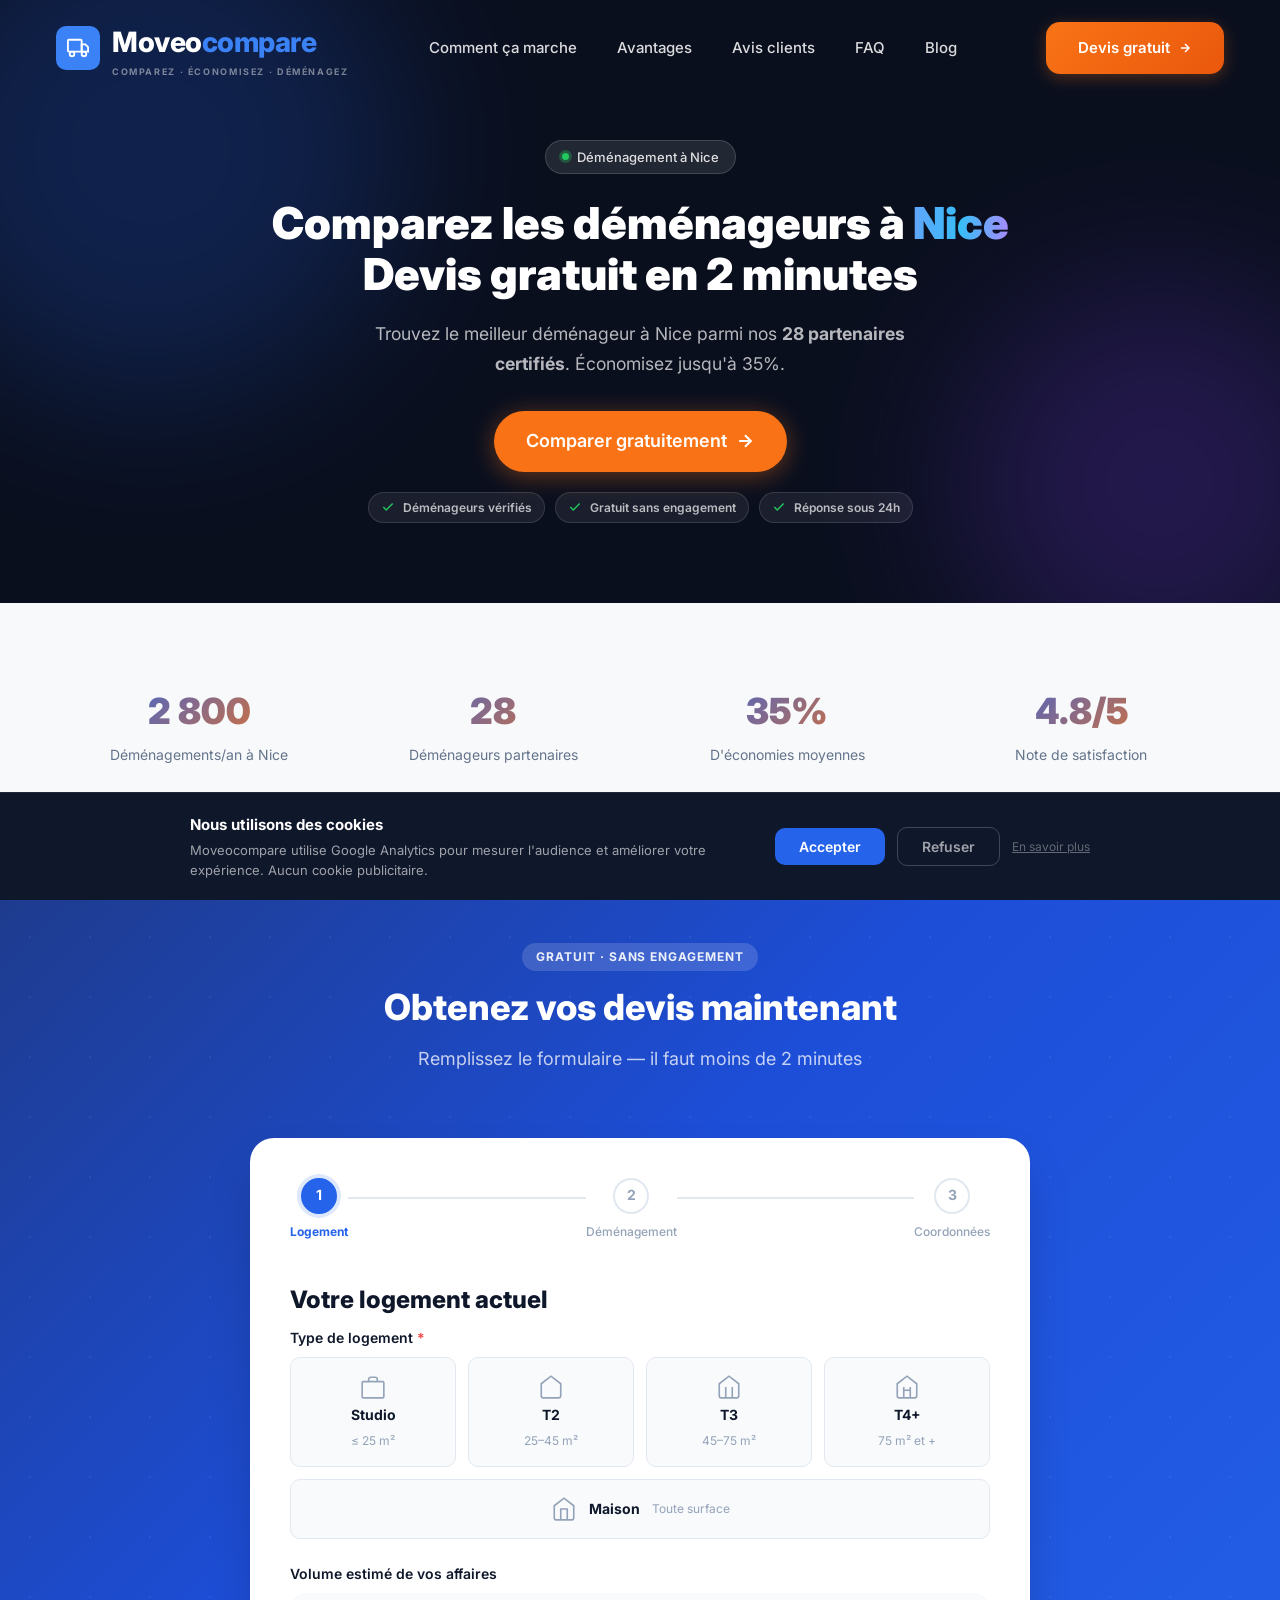
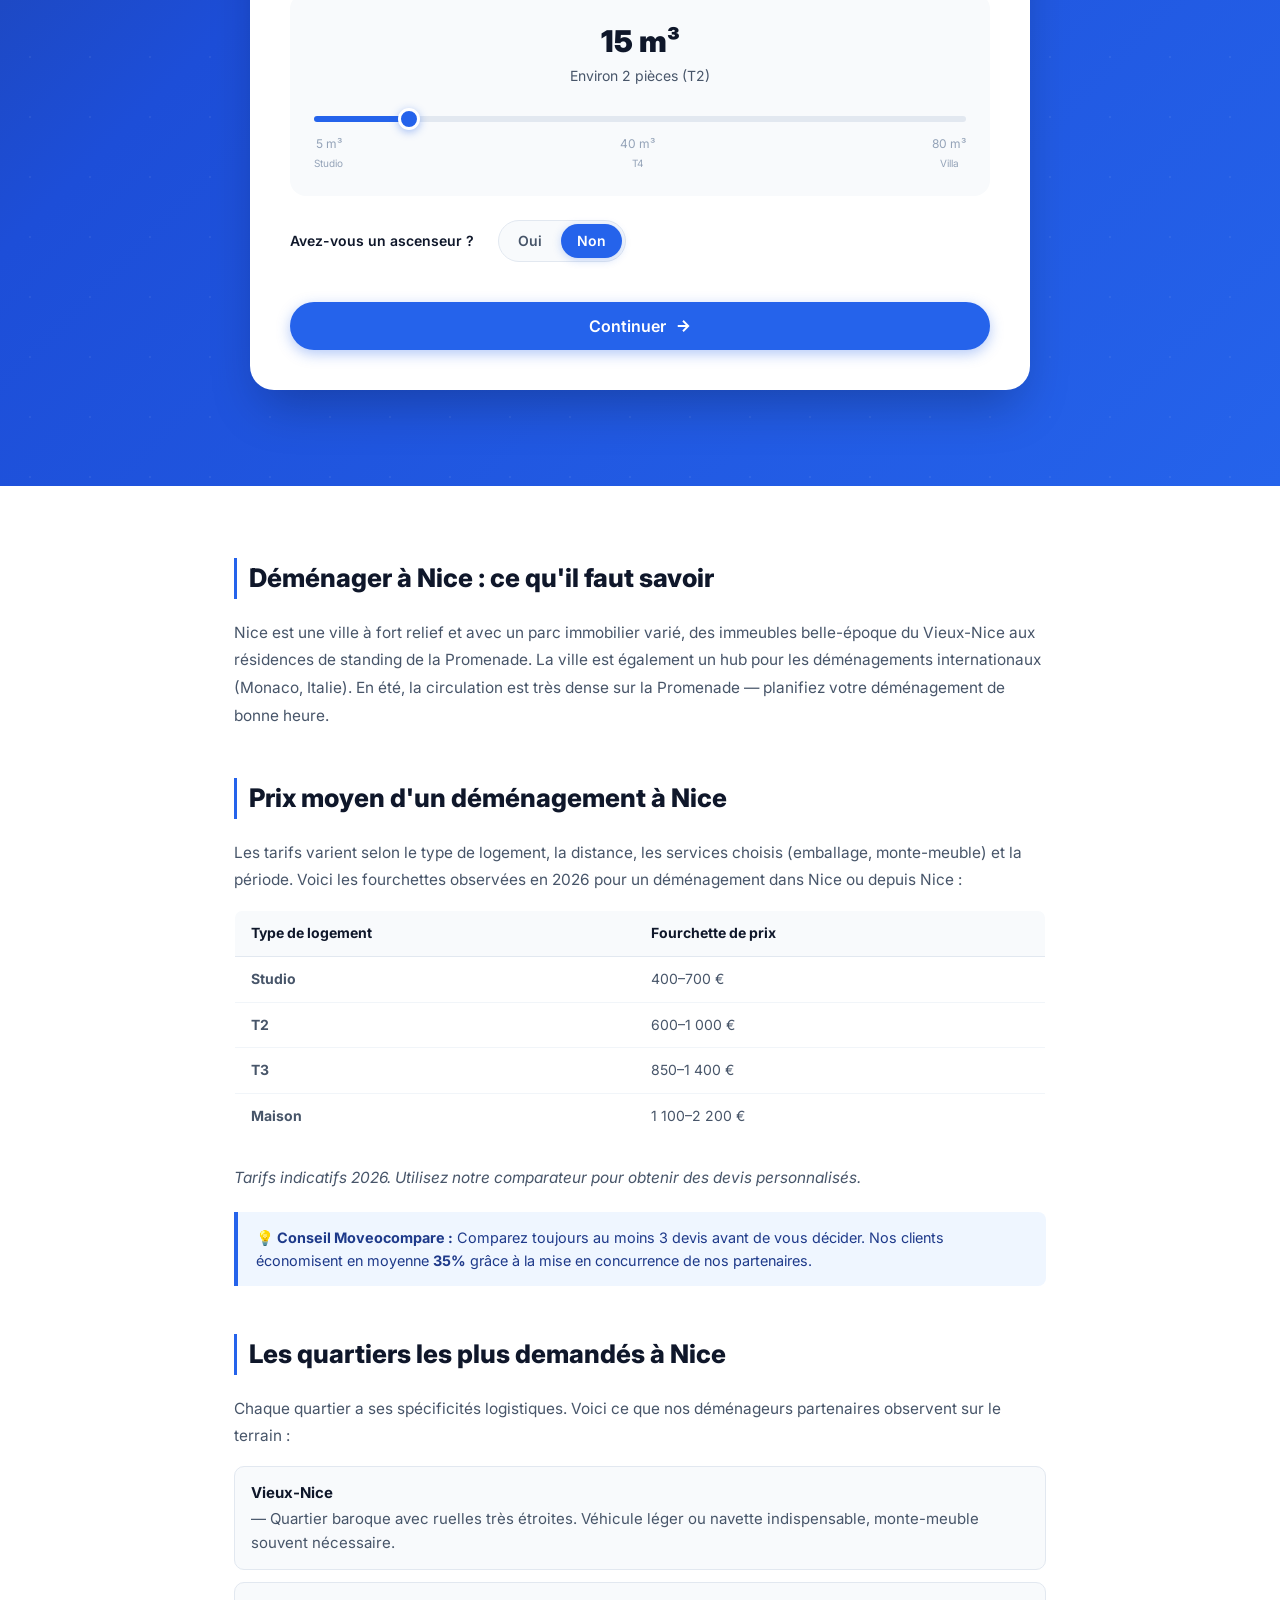
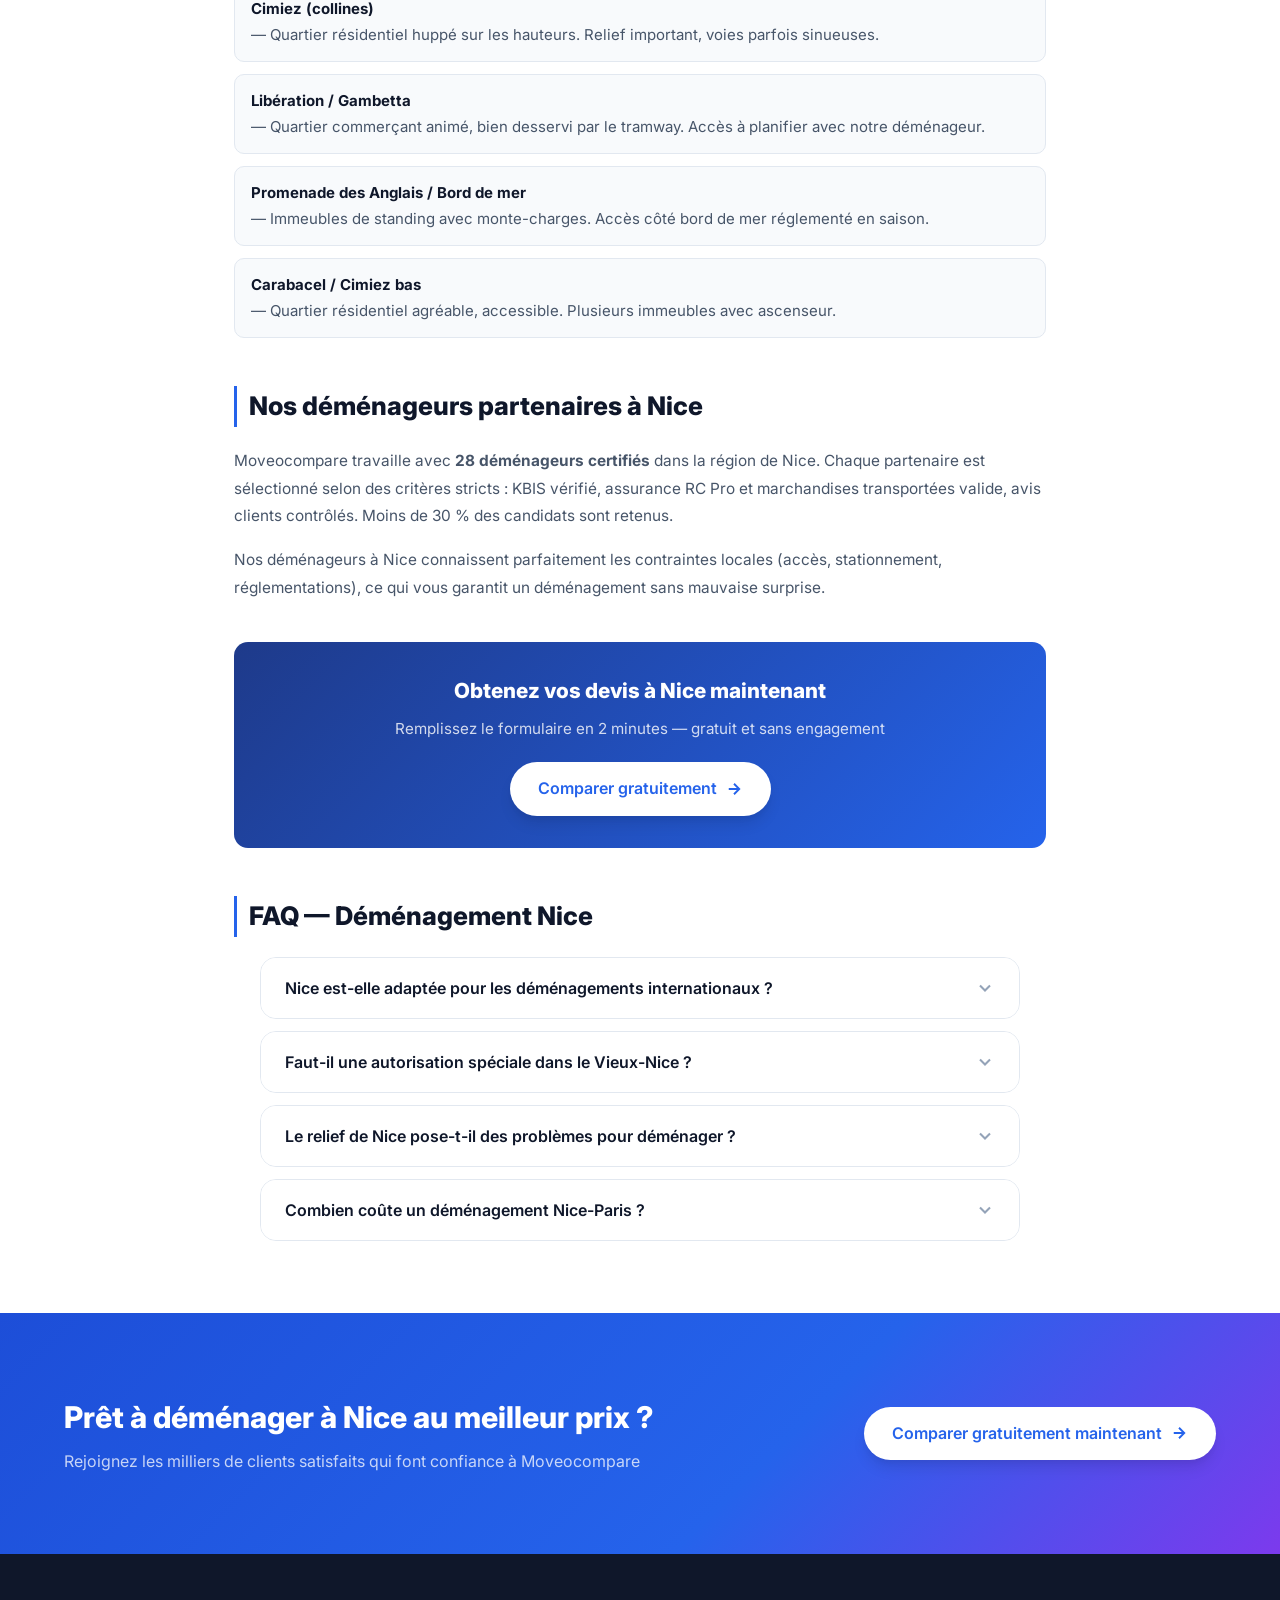
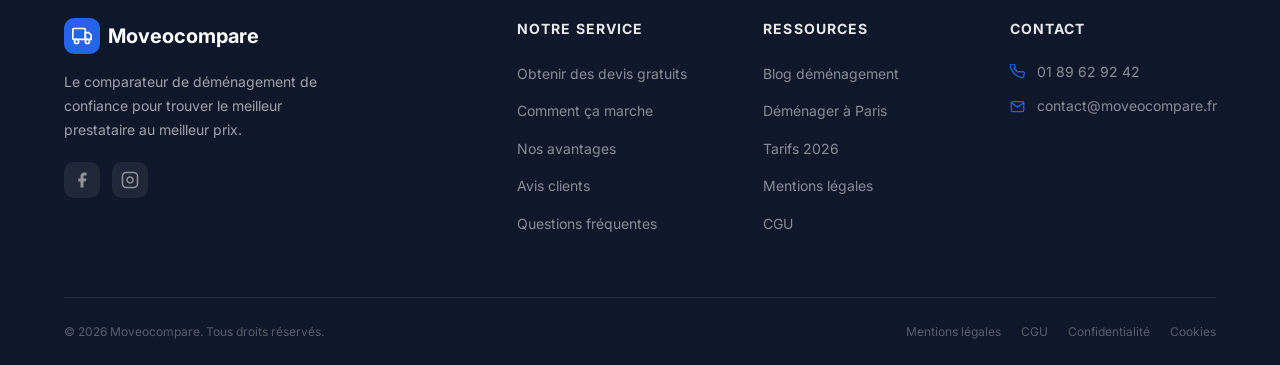
<file: villes/demenagement-nice.html>
<!DOCTYPE html>
<html lang="fr">
<head>
    <meta charset="UTF-8">
    <meta name="viewport" content="width=device-width, initial-scale=1.0">
    <title>Déménagement Nice — Comparez les devis gratuits | Moveocompare</title>
    <meta name="description" content="Comparez gratuitement les devis de déménageurs à Nice. Recevez jusqu'à 5 offres de déménageurs vérifiés sous 24h. Économisez jusqu'à 40%. 100% gratuit.">
    <meta name="robots" content="index, follow">
    <link rel="canonical" href="https://moveocompare.fr/villes/demenagement-nice.html">
    <meta property="og:type"        content="website">
    <meta property="og:url"         content="https://moveocompare.fr/villes/demenagement-nice.html">
    <meta property="og:title"       content="Déménagement Nice — Devis gratuits | Moveocompare">
    <meta property="og:description" content="Comparez gratuitement les devis de déménageurs à Nice. Jusqu'à 5 offres sous 24h. 100% gratuit.">
    <meta property="og:image"       content="https://moveocompare.fr/assets/logo/og-image.png">
    <meta property="og:site_name"   content="Moveocompare">
    <meta name="twitter:card"        content="summary_large_image">
    <meta name="twitter:title"       content="Déménagement Nice — Devis gratuits | Moveocompare">
    <meta name="twitter:description" content="Comparez les déménageurs à Nice. Jusqu'à 5 devis certifiés sous 24h. Gratuit.">
    <meta name="twitter:image"       content="https://moveocompare.fr/assets/logo/og-image.png">
    <link rel="icon" type="image/svg+xml" href="data:image/svg+xml,%3Csvg xmlns='http://www.w3.org/2000/svg' viewBox='0 0 32 32'%3E%3Crect width='32' height='32' rx='6' fill='%232563eb'/%3E%3Crect x='2' y='10' width='16' height='12' rx='1' fill='none' stroke='white' stroke-width='2'/%3E%3Cpolygon points='18 13 22 13 25 16 25 22 18 22 18 13' fill='none' stroke='white' stroke-width='2'/%3E%3Ccircle cx='7' cy='24' r='2.5' fill='white'/%3E%3Ccircle cx='22' cy='24' r='2.5' fill='white'/%3E%3C/svg%3E">
    <link rel="stylesheet" href="../css/styles.css">
    <link rel="preconnect" href="https://fonts.googleapis.com">
    <link rel="preconnect" href="https://fonts.gstatic.com" crossorigin>
    <link href="https://fonts.googleapis.com/css2?family=Inter:wght@300;400;500;600;700;800;900&display=swap" rel="stylesheet">
    <script>
    window.dataLayer = window.dataLayer || [];
    function gtag(){dataLayer.push(arguments);}
    function loadGA() {
      if (window.gaLoaded) return;
      window.gaLoaded = true;
      var s = document.createElement('script');
      s.async = true;
      s.src = 'https://www.googletagmanager.com/gtag/js?id=G-2BC8LJBT5D';
      document.head.appendChild(s);
      gtag('js', new Date());
      gtag('config', 'G-2BC8LJBT5D', { anonymize_ip: true });
      /* Google Ads conversion */
      var s2 = document.createElement('script');
      s2.async = true;
      s2.src = 'https://www.googletagmanager.com/gtag/js?id=AW-18203640088';
      document.head.appendChild(s2);
      gtag('config', 'AW-18203640088');
    }
    if (localStorage.getItem('cookieConsent') === 'accepted') { loadGA(); }
    </script>
    <script type="application/ld+json">
    {
      "@context": "https://schema.org",
      "@type": "LocalBusiness",
      "name": "Moveocompare",
      "url": "https://moveocompare.fr",
      "telephone": "+33189629242",
      "description": "Comparateur de devis de déménagement gratuit. Comparez jusqu'à 5 offres de déménageurs vérifiés à Nice.",
      "priceRange": "Gratuit",
      "address": {"@type": "PostalAddress", "addressCountry": "FR", "addressLocality": "Nice"},
      "image": "https://moveocompare.fr/assets/logo/og-image.png",
      "aggregateRating": {"@type": "AggregateRating", "ratingValue": "4.8", "reviewCount": "12847", "bestRating": "5"}
    }
    </script>
    <script type="application/ld+json">
    {
      "@context": "https://schema.org",
      "@type": "FAQPage",
      "mainEntity": [
        {
          "@type": "Question",
          "name": "Nice est-elle adaptée pour les déménagements internationaux ?",
          "acceptedAnswer": {"@type": "Answer", "text": "Oui, Nice est une porte d'entrée naturelle vers Monaco, l'Italie et la Suisse. Plusieurs de nos partenaires sont spécialisés dans les déménagements internationaux et peuvent gérer les formalités douanières."}
        },
        {
          "@type": "Question",
          "name": "Faut-il une autorisation spéciale dans le Vieux-Nice ?",
          "acceptedAnswer": {"@type": "Answer", "text": "Le Vieux-Nice est une zone piétonne et classée. Pour y accéder avec un camion de déménagement, une autorisation préalable est nécessaire auprès de la mairie de Nice. Nos déménageurs locaux s'en chargent."}
        },
        {
          "@type": "Question",
          "name": "Le relief de Nice pose-t-il des problèmes pour déménager ?",
          "acceptedAnswer": {"@type": "Answer", "text": "Les quartiers en hauteur comme Cimiez peuvent présenter des difficultés d'accès pour les gros camions. Nos partenaires adaptent leur matériel (camion compact, monte-meuble longue portée) selon votre adresse."}
        },
        {
          "@type": "Question",
          "name": "Combien coûte un déménagement Nice-Paris ?",
          "acceptedAnswer": {"@type": "Answer", "text": "Pour un T2, comptez entre 900 et 1 500 € selon la période. La distance Nice-Paris étant importante (~930 km), le prix inclut généralement une nuit d'hébergement pour l'équipe. Comparez vos devis gratuitement."}
        }
      ]
    }
    </script>
    <style>
      .city-hero { background: #0a0f1e; position: relative; overflow: hidden; padding: 140px 0 80px; text-align: center; }
      .city-hero__blobs { position: absolute; inset: 0; pointer-events: none; overflow: hidden; }
      .city-hero__blob { position: absolute; border-radius: 50%; filter: blur(80px); opacity: .22; }
      .city-hero__blob--1 { width: 500px; height: 500px; background: #2563eb; top: -100px; left: -100px; }
      .city-hero__blob--2 { width: 400px; height: 400px; background: #7c3aed; bottom: -80px; right: -80px; }
      .city-hero .container { position: relative; z-index: 1; }
      .city-badge { display: inline-flex; align-items: center; gap: 8px; background: rgba(255,255,255,.1); border: 1px solid rgba(255,255,255,.15); color: rgba(255,255,255,.85); font-size: 13px; font-weight: 500; padding: .35rem 1rem; border-radius: 9999px; margin-bottom: 24px; }
      .city-badge-dot { width: 7px; height: 7px; background: #22c55e; border-radius: 50%; box-shadow: 0 0 0 3px rgba(34,197,94,.3); }
      .city-hero h1 { font-size: clamp(1.75rem, 4vw, 2.75rem); font-weight: 900; color: #fff; line-height: 1.15; margin-bottom: 20px; }
      .city-hero h1 span { background: linear-gradient(90deg,#60a5fa,#38bdf8,#a78bfa); -webkit-background-clip: text; -webkit-text-fill-color: transparent; background-clip: text; }
      .city-hero__sub { font-size: 1.1rem; color: rgba(255,255,255,.7); max-width: 560px; margin: 0 auto 32px; line-height: 1.7; }
      .city-stats { background: #f8f9fb; padding: 56px 0; }
      .city-stats__grid { display: grid; grid-template-columns: repeat(4,1fr); gap: 24px; }
      .city-stat { text-align: center; padding: 24px; }
      .city-stat__n { font-size: 2.25rem; font-weight: 900; background: linear-gradient(135deg,#2563eb,#f97316); -webkit-background-clip: text; -webkit-text-fill-color: transparent; background-clip: text; }
      .city-stat__l { font-size: .875rem; color: #64748b; margin-top: 4px; }
      .city-content { padding: 72px 0; }
      .city-content h2 { font-size: 1.6rem; font-weight: 800; color: #0f172a; margin: 48px 0 20px; padding-left: 12px; border-left: 3px solid #2563eb; }
      .city-content h2:first-child { margin-top: 0; }
      .city-content p { font-size: .9625rem; line-height: 1.8; color: #475569; margin-bottom: 16px; }
      .content-list { padding-left: 0; list-style: none; display: flex; flex-direction: column; gap: 12px; margin-bottom: 24px; }
      .content-list li { background: #f8fafc; border: 1px solid #e2e8f0; border-radius: 10px; padding: 14px 16px; font-size: .9375rem; color: #475569; line-height: 1.6; }
      .content-list li strong { color: #0f172a; display: block; margin-bottom: 2px; }
      .data-table { width: 100%; border-collapse: collapse; font-size: .875rem; margin: 16px 0 24px; border-radius: 8px; overflow: hidden; border: 1px solid #e2e8f0; }
      .data-table th { background: #f8fafc; font-weight: 700; color: #0f172a; text-align: left; padding: .7rem 1rem; border-bottom: 1px solid #e2e8f0; }
      .data-table td { padding: .7rem 1rem; border-bottom: 1px solid #f1f5f9; color: #475569; }
      .data-table tr:last-child td { border-bottom: none; }
      .tip-box { background: #eff6ff; border-left: 4px solid #2563eb; border-radius: 0 8px 8px 0; padding: 14px 18px; margin: 20px 0; font-size: .9rem; color: #1e3a8a; line-height: 1.6; }
      .city-cta-mid { background: linear-gradient(135deg,#1e3a8a,#2563eb); border-radius: 14px; padding: 32px; color: #fff; text-align: center; margin: 40px 0; }
      .city-cta-mid h3 { font-size: 1.3rem; font-weight: 800; margin-bottom: 8px; }
      .city-cta-mid p { color: rgba(255,255,255,.8); margin-bottom: 20px; font-size: .95rem; }
      @media(max-width:768px){
        .city-stats__grid { grid-template-columns: 1fr 1fr; }
        .city-hero { padding: 120px 20px 60px; }
      }
    </style>

    <!-- Google tag (gtag.js) — Google Ads AW-18203640088 -->
    <script async src="https://www.googletagmanager.com/gtag/js?id=AW-18203640088"></script>
    <script>
      window.dataLayer = window.dataLayer || [];
      function gtag(){dataLayer.push(arguments);}
      gtag('js', new Date());
      gtag('config', 'AW-18203640088');
    </script>
</head>
<body>

<header id="header" class="header">
        <!-- Logo -->
        <a href="../index.html" class="header__logo" aria-label="Moveocompare — Comparateur de déménagement">
            <div class="header__logo-icon">
                <svg width="22" height="22" viewBox="0 0 24 24" fill="none" stroke="currentColor" stroke-width="2">
                    <rect x="1" y="3" width="15" height="13" rx="1"/>
                    <polygon points="16 8 20 8 23 11 23 16 16 16 16 8"/>
                    <circle cx="5.5" cy="18.5" r="2.5"/>
                    <circle cx="18.5" cy="18.5" r="2.5"/>
                </svg>
            </div>
            <div class="header__logo-brand">
                <span class="header__logo-text">Moveo<span>compare</span></span>
                <span class="header__tagline">COMPAREZ · ÉCONOMISEZ · DÉMÉNAGEZ</span>
            </div>
        </a>

        <!-- Navigation desktop + overlay mobile -->
        <nav class="header__nav" id="nav">
            <!-- Liens principaux (avec flèche sur mobile) -->
            <a href="../index.html#comment-ca-marche"><span>Comment ça marche</span></a>
            <a href="../index.html#avantages"><span>Avantages</span></a>
            <a href="../index.html#temoignages"><span>Avis clients</span></a>
            <a href="../index.html#faq"><span>FAQ</span></a>
            <a href="../blog.html"><span>Blog</span></a>
            <!-- Bouton CTA visible uniquement dans l'overlay mobile -->
            <a href="../index.html#comparateur" class="nav-mobile-cta">Devis gratuit</a>
            <!-- Liens secondaires bas d'overlay (mobile uniquement) -->
            <div class="nav-mobile-secondary">
                <a href="../mentions-legales.html">Mentions légales</a>
                <span aria-hidden="true">·</span>
                <a href="../politique-confidentialite.html">Confidentialité</a>
            </div>
        </nav>

        <!-- CTA + Hamburger -->
        <a href="../index.html#comparateur" class="header__cta">
            Devis gratuit
            <svg width="14" height="14" viewBox="0 0 24 24" fill="none" stroke="currentColor" stroke-width="2.5"><path d="M5 12h14M12 5l7 7-7 7"/></svg>
        </a>
        <button class="menu-toggle" id="menuToggle" aria-label="Ouvrir le menu" aria-expanded="false">
            <span></span><span></span>
        </button>
    </header>


    <!-- ============================================================
         MENU MOBILE — structure flex avec footer poussé en bas
         (évite toute superposition de contenu)
    ============================================================ -->
    <div class="mobile-menu" id="mobileMenu" aria-hidden="true">
        <nav class="mobile-menu__nav">
            <a href="../index.html#comment-ca-marche">Comment ça marche <span>→</span></a>
            <a href="../index.html#avantages">Avantages <span>→</span></a>
            <a href="../index.html#temoignages">Avis clients <span>→</span></a>
            <a href="../index.html#faq">FAQ <span>→</span></a>
            <a href="../blog.html">Blog <span>→</span></a>
        </nav>
        <div class="mobile-menu__footer">
            <a href="../index.html#comparateur" class="mobile-menu__cta">Devis gratuit →</a>
            <div class="mobile-menu__legal">
                <a href="../mentions-legales.html">Mentions légales</a>
                <span>·</span>
                <a href="../politique-confidentialite.html">Confidentialité</a>
            </div>
        </div>
    </div>

<main>

    <!-- ── HERO LOCAL ── -->
    <section class="city-hero">
        <div class="city-hero__blobs" aria-hidden="true">
            <div class="city-hero__blob city-hero__blob--1"></div>
            <div class="city-hero__blob city-hero__blob--2"></div>
        </div>
        <div class="container">
            <div class="city-badge">
                <span class="city-badge-dot"></span>
                Déménagement à Nice
            </div>
            <h1>Comparez les déménageurs à <span>Nice</span><br>Devis gratuit en 2 minutes</h1>
            <p class="city-hero__sub">Trouvez le meilleur déménageur à Nice parmi nos <strong>28 partenaires certifiés</strong>. Économisez jusqu'à 35%.</p>
            <a href="#comparateur" class="btn btn--hero-primary btn--xl" style="min-height:52px">
                Comparer gratuitement
                <svg width="20" height="20" viewBox="0 0 24 24" fill="none" stroke="currentColor" stroke-width="2.5"><path d="M5 12h14M12 5l7 7-7 7"/></svg>
            </a>
            <div style="display:flex;flex-wrap:wrap;justify-content:center;gap:10px;margin-top:20px">
                <span class="trust-pill"><svg width="14" height="14" viewBox="0 0 24 24" fill="none" stroke="currentColor" stroke-width="2.5"><path d="M20 6L9 17l-5-5"/></svg>Déménageurs vérifiés</span>
                <span class="trust-pill"><svg width="14" height="14" viewBox="0 0 24 24" fill="none" stroke="currentColor" stroke-width="2.5"><path d="M20 6L9 17l-5-5"/></svg>Gratuit sans engagement</span>
                <span class="trust-pill"><svg width="14" height="14" viewBox="0 0 24 24" fill="none" stroke="currentColor" stroke-width="2.5"><path d="M20 6L9 17l-5-5"/></svg>Réponse sous 24h</span>
            </div>
        </div>
    </section>

    <!-- ── STATS LOCALES ── -->
    <section class="city-stats">
        <div class="container">
            <div class="city-stats__grid">
                <div class="city-stat"><div class="city-stat__n">2 800</div><div class="city-stat__l">Déménagements/an à Nice</div></div>
                <div class="city-stat"><div class="city-stat__n">28</div><div class="city-stat__l">Déménageurs partenaires</div></div>
                <div class="city-stat"><div class="city-stat__n">35%</div><div class="city-stat__l">D'économies moyennes</div></div>
                <div class="city-stat"><div class="city-stat__n">4.8/5</div><div class="city-stat__l">Note de satisfaction</div></div>
            </div>
        </div>
    </section>

    <!-- ── FORMULAIRE ── -->

<section class="comparateur" id="comparateur">
            <div class="comparateur__bg" aria-hidden="true"></div>
            <div class="container">
                <div class="section-header" data-fade>
                    <span class="section-badge section-badge--light">Gratuit · Sans engagement</span>
                    <h2 class="section-title section-title--light">Obtenez vos devis maintenant</h2>
                    <p class="section-subtitle section-subtitle--light">Remplissez le formulaire — il faut moins de 2 minutes</p>
                </div>

                <div class="form-card" data-fade>
                    <!-- Barre de progression -->
                    <div class="progress-wrap" id="progressWrap">
                        <div class="progress-steps"
                             role="progressbar"
                             aria-valuenow="1"
                             aria-valuemin="1"
                             aria-valuemax="3"
                             aria-label="Étape 1 sur 3 — Votre logement"
                             id="progressStepsBar">
                            <div class="progress-step active" data-step-indicator="1">
                                <div class="progress-step__bubble">
                                    <span class="progress-step__num">1</span>
                                    <svg class="progress-step__check" width="14" height="14" viewBox="0 0 24 24" fill="none" stroke="currentColor" stroke-width="3"><path d="M20 6L9 17l-5-5"/></svg>
                                </div>
                                <span class="progress-step__label">Logement</span>
                            </div>
                            <div class="progress-step__line"></div>
                            <div class="progress-step" data-step-indicator="2">
                                <div class="progress-step__bubble">
                                    <span class="progress-step__num">2</span>
                                    <svg class="progress-step__check" width="14" height="14" viewBox="0 0 24 24" fill="none" stroke="currentColor" stroke-width="3"><path d="M20 6L9 17l-5-5"/></svg>
                                </div>
                                <span class="progress-step__label">Déménagement</span>
                            </div>
                            <div class="progress-step__line"></div>
                            <div class="progress-step" data-step-indicator="3">
                                <div class="progress-step__bubble">
                                    <span class="progress-step__num">3</span>
                                    <svg class="progress-step__check" width="14" height="14" viewBox="0 0 24 24" fill="none" stroke="currentColor" stroke-width="3"><path d="M20 6L9 17l-5-5"/></svg>
                                </div>
                                <span class="progress-step__label">Coordonnées</span>
                            </div>
                        </div>
                    </div>

                    <!-- Formulaire -->
                    <form id="comparateurForm" novalidate>

                        <!-- ─── Champs cachés Web3Forms (soumis avec le payload JSON) ─── -->
                        <input type="hidden" name="access_key" value="359a5eac-9efd-40db-8161-8afedf4d0d2b">
                        <input type="hidden" name="subject" value="Lead Nice — Moveocompare">
                        <input type="hidden" name="from_name" value="Moveocompare">
                        <!-- Honeypot anti-spam : doit rester décoché -->
                        <input type="checkbox" name="botcheck" style="display:none" tabindex="-1" aria-hidden="true">

                        <!-- ─── Étape 1 : Logement + Volume ─── -->
                        <div class="form-step form-step--active" id="step1">
                            <h3 class="form-step__title">Votre logement actuel</h3>

                            <!-- Type de logement -->
                            <div class="field-group">
                                <label class="field-label">Type de logement <span class="required">*</span></label>
                                <div class="option-grid" id="optionGridLogement">
                                    <label class="option-tile">
                                        <input type="radio" name="logement" value="studio" required>
                                        <div class="option-tile__body">
                                            <svg width="26" height="26" viewBox="0 0 24 24" fill="none" stroke="currentColor" stroke-width="1.5"><rect x="2" y="7" width="20" height="15" rx="1"/><path d="M16 7V5a2 2 0 00-2-2h-4a2 2 0 00-2 2v2"/></svg>
                                            <strong>Studio</strong>
                                            <small>≤ 25 m²</small>
                                        </div>
                                    </label>
                                    <label class="option-tile">
                                        <input type="radio" name="logement" value="t2">
                                        <div class="option-tile__body">
                                            <svg width="26" height="26" viewBox="0 0 24 24" fill="none" stroke="currentColor" stroke-width="1.5"><path d="M3 9l9-7 9 7v11a2 2 0 01-2 2H5a2 2 0 01-2-2z"/></svg>
                                            <strong>T2</strong>
                                            <small>25–45 m²</small>
                                        </div>
                                    </label>
                                    <label class="option-tile">
                                        <input type="radio" name="logement" value="t3">
                                        <div class="option-tile__body">
                                            <svg width="26" height="26" viewBox="0 0 24 24" fill="none" stroke="currentColor" stroke-width="1.5"><path d="M3 9l9-7 9 7v11a2 2 0 01-2 2H5a2 2 0 01-2-2z"/><line x1="9" y1="22" x2="9" y2="12"/><line x1="15" y1="22" x2="15" y2="12"/></svg>
                                            <strong>T3</strong>
                                            <small>45–75 m²</small>
                                        </div>
                                    </label>
                                    <label class="option-tile">
                                        <input type="radio" name="logement" value="t4">
                                        <div class="option-tile__body">
                                            <svg width="26" height="26" viewBox="0 0 24 24" fill="none" stroke="currentColor" stroke-width="1.5"><path d="M3 9l9-7 9 7v11a2 2 0 01-2 2H5a2 2 0 01-2-2z"/><line x1="9" y1="22" x2="9" y2="12"/><line x1="15" y1="22" x2="15" y2="12"/><line x1="9" y1="15" x2="15" y2="15"/></svg>
                                            <strong>T4+</strong>
                                            <small>75 m² et +</small>
                                        </div>
                                    </label>
                                    <label class="option-tile option-tile--wide">
                                        <input type="radio" name="logement" value="maison">
                                        <div class="option-tile__body">
                                            <svg width="26" height="26" viewBox="0 0 24 24" fill="none" stroke="currentColor" stroke-width="1.5"><path d="M3 9l9-7 9 7v11a2 2 0 01-2 2H5a2 2 0 01-2-2z"/><path d="M9 22V12h6v10"/></svg>
                                            <strong>Maison</strong>
                                            <small>Toute surface</small>
                                        </div>
                                    </label>
                                </div>
                                <p class="field-error hidden" id="err-logement">Veuillez sélectionner un type de logement</p>
                            </div>

                            <!-- Volume estimé (slider) -->
                            <div class="field-group">
                                <label class="field-label" for="volume">Volume estimé de vos affaires</label>
                                <div class="slider-wrap">
                                    <div class="slider-display">
                                        <span id="volumeVal">15</span> m³
                                        <small id="volumeHint">Environ 2–3 pièces</small>
                                    </div>
                                    <input type="range" id="volume" name="volume"
                                           min="5" max="80" value="15" step="5"
                                           class="slider" aria-label="Volume en m³">
                                    <div class="slider-labels">
                                        <span>5 m³<br><small>Studio</small></span>
                                        <span>40 m³<br><small>T4</small></span>
                                        <span>80 m³<br><small>Villa</small></span>
                                    </div>
                                </div>
                            </div>

                            <!-- Ascenseur -->
                            <div class="field-group field-group--inline">
                                <label class="field-label">Avez-vous un ascenseur ?</label>
                                <div class="radio-toggle">
                                    <label class="radio-toggle__item">
                                        <input type="radio" name="ascenseur" value="oui">
                                        <span>Oui</span>
                                    </label>
                                    <label class="radio-toggle__item">
                                        <input type="radio" name="ascenseur" value="non" checked>
                                        <span>Non</span>
                                    </label>
                                </div>
                            </div>

                            <!-- Étage (affiché uniquement pour T2, T3, T4) -->
                            <div class="field-group field-group--inline hidden" id="etageGroup">
                                <label class="field-label" for="etage">Étage</label>
                                <select id="etage" name="etage" class="field-input field-select" style="max-width:180px">
                                    <option value="rdc">Rez-de-chaussée</option>
                                    <option value="1">1er étage</option>
                                    <option value="2">2ème étage</option>
                                    <option value="3">3ème étage</option>
                                    <option value="4">4ème étage</option>
                                    <option value="5">5ème étage</option>
                                    <option value="6+">6ème étage et +</option>
                                </select>
                            </div>

                            <button type="button" class="btn btn--primary btn--full btn--lg mt-4"
                                    onclick="goToStep(2)"
                                    aria-label="Continuer vers l'étape 2 : votre déménagement">
                                Continuer
                                <svg width="18" height="18" viewBox="0 0 24 24" fill="none" stroke="currentColor" stroke-width="2.5"><path d="M5 12h14M12 5l7 7-7 7"/></svg>
                            </button>
                        </div>

                        <!-- ─── Étape 2 : Dates + Villes ─── -->
                        <div class="form-step" id="step2">
                            <h3 class="form-step__title">Votre déménagement</h3>

                            <!-- ── Adresse de départ (1 seul champ avec autocomplétion) ── -->
                            <div class="address-block">
                                <div class="address-block__header">
                                    <svg width="14" height="14" viewBox="0 0 24 24" fill="none" stroke="currentColor" stroke-width="2.5"><path d="M21 10c0 7-9 13-9 13s-9-6-9-13a9 9 0 0118 0z"/><circle cx="12" cy="10" r="3"/></svg>
                                    Départ
                                </div>
                                <div class="field-group">
                                    <label class="field-label" for="adresseDepart">Adresse complète <span class="required">*</span></label>
                                    <div class="input-icon-wrap" id="wrap-adresseDepart">
                                        <svg class="input-ico" width="16" height="16" viewBox="0 0 24 24" fill="none" stroke="currentColor" stroke-width="2"><path d="M21 10c0 7-9 13-9 13s-9-6-9-13a9 9 0 0118 0z"/><circle cx="12" cy="10" r="3"/></svg>
                                        <input type="text" id="adresseDepart" name="adresseDepart"
                                               placeholder="15 Rue de la Paix, Paris"
                                               class="field-input" required autocomplete="off">
                                        <div id="dropdownDepart" class="ac-dropdown"></div>
                                    </div>
                                    <p class="field-error hidden" id="err-adresseDepart">Veuillez indiquer l'adresse de départ (min. 5 caractères)</p>
                                </div>
                            </div>

                            <!-- ── Adresse d'arrivée (1 seul champ avec autocomplétion) ── -->
                            <div class="address-block">
                                <div class="address-block__header">
                                    <svg width="14" height="14" viewBox="0 0 24 24" fill="none" stroke="currentColor" stroke-width="2.5"><path d="M21 10c0 7-9 13-9 13s-9-6-9-13a9 9 0 0118 0z"/><circle cx="12" cy="10" r="3"/></svg>
                                    Arrivée
                                </div>
                                <div class="field-group">
                                    <label class="field-label" for="adresseArrivee">Adresse complète <span class="required">*</span></label>
                                    <div class="input-icon-wrap" id="wrap-adresseArrivee">
                                        <svg class="input-ico" width="16" height="16" viewBox="0 0 24 24" fill="none" stroke="currentColor" stroke-width="2"><path d="M21 10c0 7-9 13-9 13s-9-6-9-13a9 9 0 0118 0z"/><circle cx="12" cy="10" r="3"/></svg>
                                        <input type="text" id="adresseArrivee" name="adresseArrivee"
                                               placeholder="8 Avenue des Fleurs, Lyon"
                                               class="field-input" required autocomplete="off">
                                        <div id="dropdownArrivee" class="ac-dropdown"></div>
                                    </div>
                                    <p class="field-error hidden" id="err-adresseArrivee">Veuillez indiquer l'adresse d'arrivée (min. 5 caractères)</p>
                                </div>
                            </div>

                            <div class="form-row">
                                <div class="field-group">
                                    <label class="field-label" for="dateDemo">Date souhaitée <span class="required">*</span></label>
                                    <!-- Pas d'icône custom : l'input[type=date] a sa propre icône navigateur -->
                                    <input type="date" id="dateDemo" name="dateDemo"
                                           class="field-input" required>
                                    <p class="field-error hidden" id="err-dateDemo">Veuillez indiquer une date</p>
                                </div>
                                <div class="field-group">
                                    <label class="field-label" for="flexibilite">Flexibilité</label>
                                    <select id="flexibilite" name="flexibilite" class="field-input field-select">
                                        <option value="fixe">Date fixe</option>
                                        <option value="semaine">± 1 semaine</option>
                                        <option value="mois">± 1 mois</option>
                                        <option value="flexible">Très flexible</option>
                                    </select>
                                </div>
                            </div>

                            <!-- Services supplémentaires -->
                            <div class="field-group">
                                <label class="field-label">Services supplémentaires</label>
                                <div class="checkbox-grid">
                                    <label class="cb-option">
                                        <input type="checkbox" name="services[]" value="emballage">
                                        <span class="cb-custom"></span>
                                        <span class="cb-label">Emballage des affaires</span>
                                    </label>
                                    <label class="cb-option">
                                        <input type="checkbox" name="services[]" value="deballage">
                                        <span class="cb-custom"></span>
                                        <span class="cb-label">Déballage à l'arrivée</span>
                                    </label>
                                    <label class="cb-option">
                                        <input type="checkbox" name="services[]" value="montage">
                                        <span class="cb-custom"></span>
                                        <span class="cb-label">Montage des meubles</span>
                                    </label>
                                    <label class="cb-option">
                                        <input type="checkbox" name="services[]" value="garde-meuble">
                                        <span class="cb-custom"></span>
                                        <span class="cb-label">Garde-meubles</span>
                                    </label>
                                </div>
                            </div>

                            <div class="form-nav">
                                <button type="button" class="btn btn--ghost" onclick="goToStep(1)">
                                    <svg width="16" height="16" viewBox="0 0 24 24" fill="none" stroke="currentColor" stroke-width="2.5"><path d="M19 12H5M12 19l-7-7 7-7"/></svg>
                                    Retour
                                </button>
                                <button type="button" class="btn btn--primary btn--lg" onclick="goToStep(3)">
                                    Continuer
                                    <svg width="18" height="18" viewBox="0 0 24 24" fill="none" stroke="currentColor" stroke-width="2.5"><path d="M5 12h14M12 5l7 7-7 7"/></svg>
                                </button>
                            </div>
                        </div>

                        <!-- ─── Étape 3 : Coordonnées ─── -->
                        <div class="form-step" id="step3">
                            <h3 class="form-step__title">Vos coordonnées</h3>
                            <p class="form-step__sub">Pour recevoir vos devis personnalisés par email</p>

                            <div class="form-row">
                                <div class="field-group">
                                    <label class="field-label" for="prenom">Prénom <span class="required">*</span></label>
                                    <input type="text" id="prenom" name="prenom"
                                           placeholder="Jean" class="field-input" required autocomplete="given-name">
                                    <p class="field-error hidden" id="err-prenom">Veuillez indiquer votre prénom</p>
                                </div>
                                <div class="field-group">
                                    <label class="field-label" for="nom">Nom <span class="required">*</span></label>
                                    <input type="text" id="nom" name="nom"
                                           placeholder="Dupont" class="field-input" required autocomplete="family-name">
                                    <p class="field-error hidden" id="err-nom">Veuillez indiquer votre nom</p>
                                </div>
                            </div>

                            <div class="field-group">
                                <label class="field-label" for="email">Adresse email <span class="required">*</span></label>
                                <div class="input-icon-wrap">
                                    <svg class="input-ico" width="16" height="16" viewBox="0 0 24 24" fill="none" stroke="currentColor" stroke-width="2"><path d="M4 4h16c1.1 0 2 .9 2 2v12c0 1.1-.9 2-2 2H4c-1.1 0-2-.9-2-2V6c0-1.1.9-2 2-2z"/><polyline points="22,6 12,13 2,6"/></svg>
                                    <input type="email" id="email" name="email"
                                           placeholder="jean.dupont@email.com" class="field-input" required autocomplete="email">
                                </div>
                                <p class="field-error hidden" id="err-email">Veuillez indiquer un email valide</p>
                            </div>

                            <div class="field-group">
                                <label class="field-label" for="telephone">Numéro de téléphone <span class="required">*</span></label>
                                <div class="input-icon-wrap">
                                    <svg class="input-ico" width="16" height="16" viewBox="0 0 24 24" fill="none" stroke="currentColor" stroke-width="2"><path d="M22 16.92v3a2 2 0 01-2.18 2 19.79 19.79 0 01-8.63-3.07A19.5 19.5 0 013.07 9.8 19.79 19.79 0 01.14 1.12 2 2 0 012.11 0h3a2 2 0 012 1.72c.127.96.361 1.903.7 2.81a2 2 0 01-.45 2.11L6.91 7.09a16 16 0 006 6l.54-.54a2 2 0 012.11-.45c.907.339 1.85.573 2.81.7A2 2 0 0122 16.92z"/></svg>
                                    <input type="tel" id="telephone" name="telephone"
                                           placeholder="06 00 00 00 00" class="field-input" required autocomplete="tel">
                                </div>
                                <p class="field-error hidden" id="err-telephone">Veuillez indiquer un numéro valide</p>
                            </div>

                            <!-- CGV -->
                            <div class="field-group">
                                <label class="cb-option cb-option--cgv">
                                    <input type="checkbox" name="cgv" id="cgv" required>
                                    <span class="cb-custom"></span>
                                    <span class="cb-label">
                                        J'accepte les <a href="../cgu.html" class="text-link" target="_blank">conditions générales d'utilisation</a>
                                        et la <a href="../politique-confidentialite.html" class="text-link" target="_blank">politique de confidentialité</a>
                                    </span>
                                </label>
                                <p class="field-error hidden" id="err-cgv">Vous devez accepter les conditions pour continuer</p>
                            </div>

                            <!-- Consentement RGPD distinct — obligatoire -->
                            <div class="field-group">
                                <label class="cb-option cb-option--rgpd">
                                    <input type="checkbox" name="rgpd" id="rgpd" required>
                                    <span class="cb-custom"></span>
                                    <span class="cb-label">
                                        J'accepte que mes données soient transmises aux déménageurs partenaires
                                        afin de recevoir des devis personnalisés.
                                        <a href="../politique-confidentialite.html" class="text-link" target="_blank">Consultez notre politique de confidentialité.</a>
                                    </span>
                                </label>
                                <p class="field-error hidden" id="err-rgpd">Veuillez accepter le traitement de vos données pour continuer</p>
                            </div>

                            <div class="form-nav">
                                <button type="button" class="btn btn--ghost" onclick="goToStep(2)">
                                    <svg width="16" height="16" viewBox="0 0 24 24" fill="none" stroke="currentColor" stroke-width="2.5"><path d="M19 12H5M12 19l-7-7 7-7"/></svg>
                                    Retour
                                </button>
                                <button type="submit" class="btn btn--primary btn--lg btn--submit" id="submitBtn">
                                    <span id="submitText">Recevoir mes devis gratuits</span>
                                    <svg id="submitArrow" width="18" height="18" viewBox="0 0 24 24" fill="none" stroke="currentColor" stroke-width="2.5"><path d="M5 12h14M12 5l7 7-7 7"/></svg>
                                    <svg id="submitSpinner" class="spin hidden" width="18" height="18" viewBox="0 0 24 24" fill="none" stroke="currentColor" stroke-width="2.5"><path d="M12 2a10 10 0 0110 10"/></svg>
                                </button>
                            </div>

                            <!-- Message d'erreur global (affiché si l'envoi Web3Forms échoue) -->
                            <p class="field-error field-error--submit hidden" id="err-submit">
                                <svg width="14" height="14" viewBox="0 0 24 24" fill="none" stroke="currentColor" stroke-width="2"><circle cx="12" cy="12" r="10"/><line x1="12" y1="8" x2="12" y2="12"/><line x1="12" y1="16" x2="12.01" y2="16"/></svg>
                                Une erreur est survenue, veuillez réessayer.
                            </p>

                            <p class="form-security-note">
                                <svg width="13" height="13" viewBox="0 0 24 24" fill="none" stroke="currentColor" stroke-width="2"><rect x="3" y="11" width="18" height="11" rx="2"/><path d="M7 11V7a5 5 0 0110 0v4"/></svg>
                                Données chiffrées SSL · Jamais revendues · Conformité RGPD
                            </p>
                        </div>

                    </form>

                    <!-- ─── Écran de confirmation ─── -->
                    <div class="form-confirmation hidden" id="formConfirmation">
                        <div class="confirmation__anim">
                            <svg class="checkmark-svg" viewBox="0 0 52 52" fill="none" xmlns="http://www.w3.org/2000/svg">
                                <circle class="checkmark-circle" cx="26" cy="26" r="24" stroke="var(--color-success)" stroke-width="2.5"/>
                                <path class="checkmark-check" d="M14 26l8 9 16-18"
                                      stroke="var(--color-success)" stroke-width="3"
                                      stroke-linecap="round" stroke-linejoin="round"/>
                            </svg>
                        </div>
                        <h3 class="confirmation__title">Demande enregistrée !</h3>
                        <p class="confirmation__text">
                            Merci <strong id="confPrenom"></strong> ! Votre demande a bien été enregistrée.
                            Nos déménageurs partenaires vous recontacteront <strong>sous 24h</strong>.
                        </p>
                        <div class="confirm-steps">
                            <div class="confirm-step">
                                <div class="confirm-step__icon">
                                    <svg width="28" height="28" viewBox="0 0 24 24" fill="none" stroke="#3b82f6" stroke-width="2" stroke-linecap="round" stroke-linejoin="round">
                                        <polyline points="20 6 9 17 4 12"/>
                                    </svg>
                                </div>
                                <p class="confirm-step__text">Demande enregistrée</p>
                            </div>
                            <div class="confirm-step">
                                <div class="confirm-step__icon">
                                    <svg width="28" height="28" viewBox="0 0 24 24" fill="none" stroke="#3b82f6" stroke-width="2" stroke-linecap="round" stroke-linejoin="round">
                                        <circle cx="11" cy="11" r="8"/>
                                        <line x1="21" y1="21" x2="16.65" y2="16.65"/>
                                    </svg>
                                </div>
                                <p class="confirm-step__text">Recherche des meilleurs<br>déménageurs en cours</p>
                            </div>
                            <div class="confirm-step">
                                <div class="confirm-step__icon">
                                    <svg width="28" height="28" viewBox="0 0 24 24" fill="none" stroke="#3b82f6" stroke-width="1.8" stroke-linecap="round" stroke-linejoin="round">
                                        <path d="M6.6 10.8c1.4 2.8 3.8 5.1 6.6 6.6l2.2-2.2c.3-.3.7-.4 1-.2 1.1.4 2.3.6 3.6.6.6 0 1 .4 1 1V20c0 .6-.4 1-1 1C9.6 21 3 14.4 3 6c0-.6.4-1 1-1h3.5c.6 0 1 .4 1 1 0 1.3.2 2.5.6 3.6.1.3 0 .7-.2 1L6.6 10.8z"/>
                                    </svg>
                                </div>
                                <p class="confirm-step__text">Vous serez contacté sous 24h</p>
                            </div>
                        </div>
                        <button class="btn btn--ghost mt-2" onclick="resetForm()">Faire une nouvelle demande</button>
                    </div>

                </div><!-- /.form-card -->
            </div>
        </section>

    <!-- ── CONTENU ÉDITORIAL ── -->
    <section class="city-content">
        <div class="container" style="max-width:860px">

            <h2>Déménager à Nice : ce qu'il faut savoir</h2>
            <p>Nice est une ville à fort relief et avec un parc immobilier varié, des immeubles belle-époque du Vieux-Nice aux résidences de standing de la Promenade. La ville est également un hub pour les déménagements internationaux (Monaco, Italie). En été, la circulation est très dense sur la Promenade — planifiez votre déménagement de bonne heure.</p>

            <h2>Prix moyen d'un déménagement à Nice</h2>
            <p>Les tarifs varient selon le type de logement, la distance, les services choisis (emballage, monte-meuble) et la période. Voici les fourchettes observées en 2026 pour un déménagement dans Nice ou depuis Nice :</p>
            
            <table class="data-table">
                <thead><tr><th>Type de logement</th><th>Fourchette de prix</th></tr></thead>
                <tbody><tr><td><strong>Studio</strong></td><td>400–700 €</td></tr><tr><td><strong>T2</strong></td><td>600–1 000 €</td></tr><tr><td><strong>T3</strong></td><td>850–1 400 €</td></tr><tr><td><strong>Maison</strong></td><td>1 100–2 200 €</td></tr></tbody>
            </table>
            <p><em>Tarifs indicatifs 2026. Utilisez notre comparateur pour obtenir des devis personnalisés.</em></p>

            <div class="tip-box">
                <strong>💡 Conseil Moveocompare :</strong> Comparez toujours au moins 3 devis avant de vous décider. Nos clients économisent en moyenne <strong>35%</strong> grâce à la mise en concurrence de nos partenaires.
            </div>

            <h2>Les quartiers les plus demandés à Nice</h2>
            <p>Chaque quartier a ses spécificités logistiques. Voici ce que nos déménageurs partenaires observent sur le terrain :</p>
            <ul class="content-list"><li><strong>Vieux-Nice</strong> — Quartier baroque avec ruelles très étroites. Véhicule léger ou navette indispensable, monte-meuble souvent nécessaire.</li><li><strong>Cimiez (collines)</strong> — Quartier résidentiel huppé sur les hauteurs. Relief important, voies parfois sinueuses.</li><li><strong>Libération / Gambetta</strong> — Quartier commerçant animé, bien desservi par le tramway. Accès à planifier avec notre déménageur.</li><li><strong>Promenade des Anglais / Bord de mer</strong> — Immeubles de standing avec monte-charges. Accès côté bord de mer réglementé en saison.</li><li><strong>Carabacel / Cimiez bas</strong> — Quartier résidentiel agréable, accessible. Plusieurs immeubles avec ascenseur.</li></ul>

            <h2>Nos déménageurs partenaires à Nice</h2>
            <p>Moveocompare travaille avec <strong>28 déménageurs certifiés</strong> dans la région de Nice. Chaque partenaire est sélectionné selon des critères stricts : KBIS vérifié, assurance RC Pro et marchandises transportées valide, avis clients contrôlés. Moins de 30 % des candidats sont retenus.</p>
            <p>Nos déménageurs à Nice connaissent parfaitement les contraintes locales (accès, stationnement, réglementations), ce qui vous garantit un déménagement sans mauvaise surprise.</p>

            <div class="city-cta-mid">
                <h3>Obtenez vos devis à Nice maintenant</h3>
                <p>Remplissez le formulaire en 2 minutes — gratuit et sans engagement</p>
                <a href="#comparateur" class="btn btn--white btn--lg">
                    Comparer gratuitement
                    <svg width="18" height="18" viewBox="0 0 24 24" fill="none" stroke="currentColor" stroke-width="2.5"><path d="M5 12h14M12 5l7 7-7 7"/></svg>
                </a>
            </div>

            <h2>FAQ — Déménagement Nice</h2>
            <div class="faq-list">
                    <div class="faq-item">
                        <button class="faq-item__q" aria-expanded="false">
                            <span>Nice est-elle adaptée pour les déménagements internationaux ?</span>
                            <span class="faq-item__chevron" aria-hidden="true">
                                <svg width="20" height="20" viewBox="0 0 24 24" fill="none" stroke="currentColor" stroke-width="2.5"><polyline points="6 9 12 15 18 9"/></svg>
                            </span>
                        </button>
                        <div class="faq-item__a" hidden>
                            <p>Oui, Nice est une porte d'entrée naturelle vers Monaco, l'Italie et la Suisse. Plusieurs de nos partenaires sont spécialisés dans les déménagements internationaux et peuvent gérer les formalités douanières.</p>
                        </div>
                    </div>
                    <div class="faq-item">
                        <button class="faq-item__q" aria-expanded="false">
                            <span>Faut-il une autorisation spéciale dans le Vieux-Nice ?</span>
                            <span class="faq-item__chevron" aria-hidden="true">
                                <svg width="20" height="20" viewBox="0 0 24 24" fill="none" stroke="currentColor" stroke-width="2.5"><polyline points="6 9 12 15 18 9"/></svg>
                            </span>
                        </button>
                        <div class="faq-item__a" hidden>
                            <p>Le Vieux-Nice est une zone piétonne et classée. Pour y accéder avec un camion de déménagement, une autorisation préalable est nécessaire auprès de la mairie de Nice. Nos déménageurs locaux s'en chargent.</p>
                        </div>
                    </div>
                    <div class="faq-item">
                        <button class="faq-item__q" aria-expanded="false">
                            <span>Le relief de Nice pose-t-il des problèmes pour déménager ?</span>
                            <span class="faq-item__chevron" aria-hidden="true">
                                <svg width="20" height="20" viewBox="0 0 24 24" fill="none" stroke="currentColor" stroke-width="2.5"><polyline points="6 9 12 15 18 9"/></svg>
                            </span>
                        </button>
                        <div class="faq-item__a" hidden>
                            <p>Les quartiers en hauteur comme Cimiez peuvent présenter des difficultés d'accès pour les gros camions. Nos partenaires adaptent leur matériel (camion compact, monte-meuble longue portée) selon votre adresse.</p>
                        </div>
                    </div>
                    <div class="faq-item">
                        <button class="faq-item__q" aria-expanded="false">
                            <span>Combien coûte un déménagement Nice-Paris ?</span>
                            <span class="faq-item__chevron" aria-hidden="true">
                                <svg width="20" height="20" viewBox="0 0 24 24" fill="none" stroke="currentColor" stroke-width="2.5"><polyline points="6 9 12 15 18 9"/></svg>
                            </span>
                        </button>
                        <div class="faq-item__a" hidden>
                            <p>Pour un T2, comptez entre 900 et 1 500 € selon la période. La distance Nice-Paris étant importante (~930 km), le prix inclut généralement une nuit d'hébergement pour l'équipe. Comparez vos devis gratuitement.</p>
                        </div>
                    </div>
            </div>

        </div>
    </section>

    <!-- ── CTA FINAL ── -->
    <section class="cta-final" data-fade>
        <div class="container">
            <div class="cta-final__inner">
                <div class="cta-final__content">
                    <h2>Prêt à déménager à Nice au meilleur prix ?</h2>
                    <p>Rejoignez les milliers de clients satisfaits qui font confiance à Moveocompare</p>
                </div>
                <a href="#comparateur" class="btn btn--white btn--lg">
                    Comparer gratuitement maintenant
                    <svg width="18" height="18" viewBox="0 0 24 24" fill="none" stroke="currentColor" stroke-width="2.5"><path d="M5 12h14M12 5l7 7-7 7"/></svg>
                </a>
            </div>
        </div>
    </section>

</main>

<footer class="footer">
        <div class="container">
            <div class="footer__grid">
                <!-- Marque -->
                <div class="footer__col footer__col--brand">
                    <a href="../index.html" class="logo logo--light" aria-label="Moveocompare — Comparateur de déménagement">
                        <div class="logo__icon">
                            <svg width="20" height="20" viewBox="0 0 24 24" fill="none" stroke="currentColor" stroke-width="2" aria-hidden="true">
                                <rect x="1" y="3" width="15" height="13" rx="1"/>
                                <polygon points="16 8 20 8 23 11 23 16 16 16 16 8"/>
                                <circle cx="5.5" cy="18.5" r="2.5"/>
                                <circle cx="18.5" cy="18.5" r="2.5"/>
                            </svg>
                        </div>
                        <span class="logo__text">Moveo<span>compare</span></span>
                    </a>
                    <p>Le comparateur de déménagement de confiance pour trouver le meilleur prestataire au meilleur prix.</p>
                    <div class="footer__social">
                        <a href="https://www.facebook.com/profile.php?id=61590768920111" aria-label="Facebook Moveocompare" class="footer__social-link" target="_blank" rel="noopener noreferrer">
                            <svg width="18" height="18" viewBox="0 0 24 24" fill="currentColor" aria-hidden="true"><path d="M18 2h-3a5 5 0 00-5 5v3H7v4h3v8h4v-8h3l1-4h-4V7a1 1 0 011-1h3z"/></svg>
                        </a>
                        <a href="https://www.instagram.com/moveocompare/" aria-label="Instagram Moveocompare" class="footer__social-link" target="_blank" rel="noopener noreferrer">
                            <svg width="18" height="18" viewBox="0 0 24 24" fill="none" stroke="currentColor" stroke-width="2" aria-hidden="true"><rect x="2" y="2" width="20" height="20" rx="5"/><path d="M16 11.37A4 4 0 1112.63 8 4 4 0 0116 11.37z"/><line x1="17.5" y1="6.5" x2="17.51" y2="6.5"/></svg>
                        </a>
                    </div>
                </div>

                <!-- Notre service -->
                <div class="footer__col">
                    <h4 class="footer__heading">Notre service</h4>
                    <ul class="footer__list">
                        <li><a href="../index.html#comparateur">Obtenir des devis gratuits</a></li>
                        <li><a href="../index.html#comment-ca-marche">Comment ça marche</a></li>
                        <li><a href="../index.html#avantages">Nos avantages</a></li>
                        <li><a href="../index.html#temoignages">Avis clients</a></li>
                        <li><a href="../index.html#faq">Questions fréquentes</a></li>
                    </ul>
                </div>

                <!-- Ressources -->
                <div class="footer__col">
                    <h4 class="footer__heading">Ressources</h4>
                    <ul class="footer__list">
                        <li><a href="../blog.html">Blog déménagement</a></li>
                        <li><a href="../blog/demenagement-paris-guide-complet.html">Déménager à Paris</a></li>
                        <li><a href="../blog/combien-coute-demenagement.html">Tarifs 2026</a></li>
                        <li><a href="../mentions-legales.html">Mentions légales</a></li>
                        <li><a href="../cgu.html">CGU</a></li>
                    </ul>
                </div>

                <!-- Contact -->
                <div class="footer__col">
                    <h4 class="footer__heading">Contact</h4>
                    <ul class="footer__list footer__list--contact">
                        <li>
                            <svg width="15" height="15" viewBox="0 0 24 24" fill="none" stroke="currentColor" stroke-width="2"><path d="M22 16.92v3a2 2 0 01-2.18 2 19.79 19.79 0 01-8.63-3.07A19.5 19.5 0 013.07 9.8 19.79 19.79 0 01.14 1.12 2 2 0 012.11 0h3a2 2 0 012 1.72c.127.96.361 1.903.7 2.81a2 2 0 01-.45 2.11L6.91 7.09a16 16 0 006 6l.54-.54a2 2 0 012.11-.45c.907.339 1.85.573 2.81.7A2 2 0 0122 16.92z"/></svg>
                            <a href="tel:+33189629242">01 89 62 92 42</a>
                        </li>
                        <li>
                            <svg width="15" height="15" viewBox="0 0 24 24" fill="none" stroke="currentColor" stroke-width="2"><path d="M4 4h16c1.1 0 2 .9 2 2v12c0 1.1-.9 2-2 2H4c-1.1 0-2-.9-2-2V6c0-1.1.9-2 2-2z"/><polyline points="22,6 12,13 2,6"/></svg>
                            <a href="mailto:contact@moveocompare.fr">contact@moveocompare.fr</a>
                        </li>
                    </ul>
                </div>
            </div>

            <!-- Bas de footer -->
            <div class="footer__bottom">
                <p>© 2026 Moveocompare. Tous droits réservés.</p>
                <nav class="footer__legal" aria-label="Mentions légales">
                    <a href="../mentions-legales.html">Mentions légales</a>
                    <a href="../cgu.html">CGU</a>
                    <a href="../politique-confidentialite.html">Confidentialité</a>
                    <a href="../cookies.html">Cookies</a>
                </nav>
            </div>
        </div>
    </footer>

    <!-- CTA mobile flottant -->
    <div class="mobile-cta" id="mobileCta" aria-hidden="true">
        <a href="#comparateur" class="btn btn--accent btn--full">
            Comparer à Nice
            <svg width="16" height="16" viewBox="0 0 24 24" fill="none" stroke="currentColor" stroke-width="2.5"><path d="M5 12h14M12 5l7 7-7 7"/></svg>
        </a>
    </div>

    <script src="../js/main.js"></script>
    <script>
    /* Pré-remplit le champ adresseDepart avec la ville */
    document.addEventListener('DOMContentLoaded', function() {
      var field = document.getElementById('adresseDepart');
      if (field && !field.value) { field.value = 'Nice'; }
    });
    </script>
    <div class="cookie-banner" id="cookieBanner">
      <div class="cookie-banner__content">
        <div class="cookie-banner__text">
          <strong>Nous utilisons des cookies</strong>
          <p>Moveocompare utilise Google Analytics pour mesurer l'audience et améliorer votre expérience. Aucun cookie publicitaire.</p>
        </div>
        <div class="cookie-banner__actions">
          <button class="cookie-btn cookie-btn--accept" id="cookieAccept">Accepter</button>
          <button class="cookie-btn cookie-btn--refuse" id="cookieRefuse">Refuser</button>
          <a href="../cookies.html" class="cookie-banner__link">En savoir plus</a>
        </div>
      </div>
    </div>
    <script>
    (function() {
      var b = document.getElementById('cookieBanner'), a = document.getElementById('cookieAccept'), r = document.getElementById('cookieRefuse');
      if (!b) return;
      if (!localStorage.getItem('cookieConsent')) setTimeout(function(){ b.classList.add('visible'); }, 1500);
      if (a) a.addEventListener('click', function(){ localStorage.setItem('cookieConsent','accepted'); b.classList.remove('visible'); if(typeof loadGA==='function')loadGA(); });
      if (r) r.addEventListener('click', function(){ localStorage.setItem('cookieConsent','refused'); b.classList.remove('visible'); });
    })();
    </script>
</body>
</html>
</file>
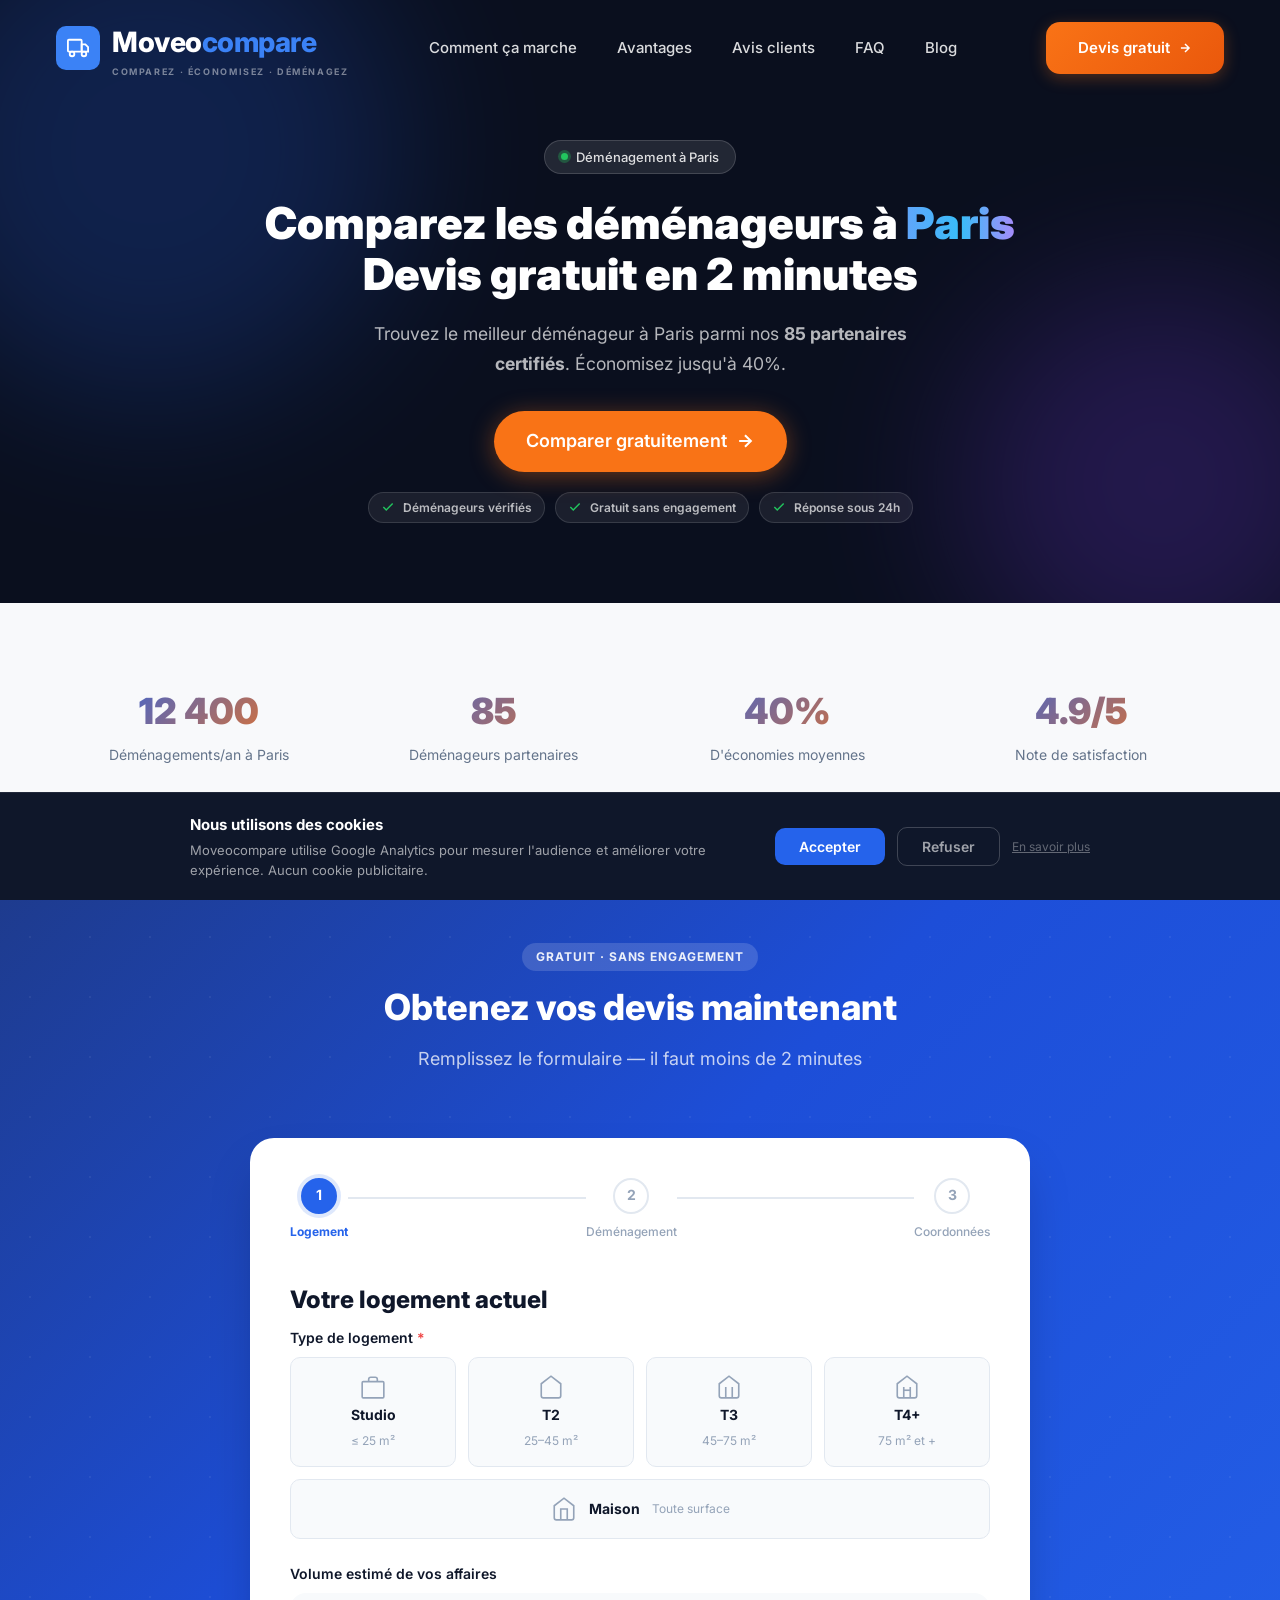
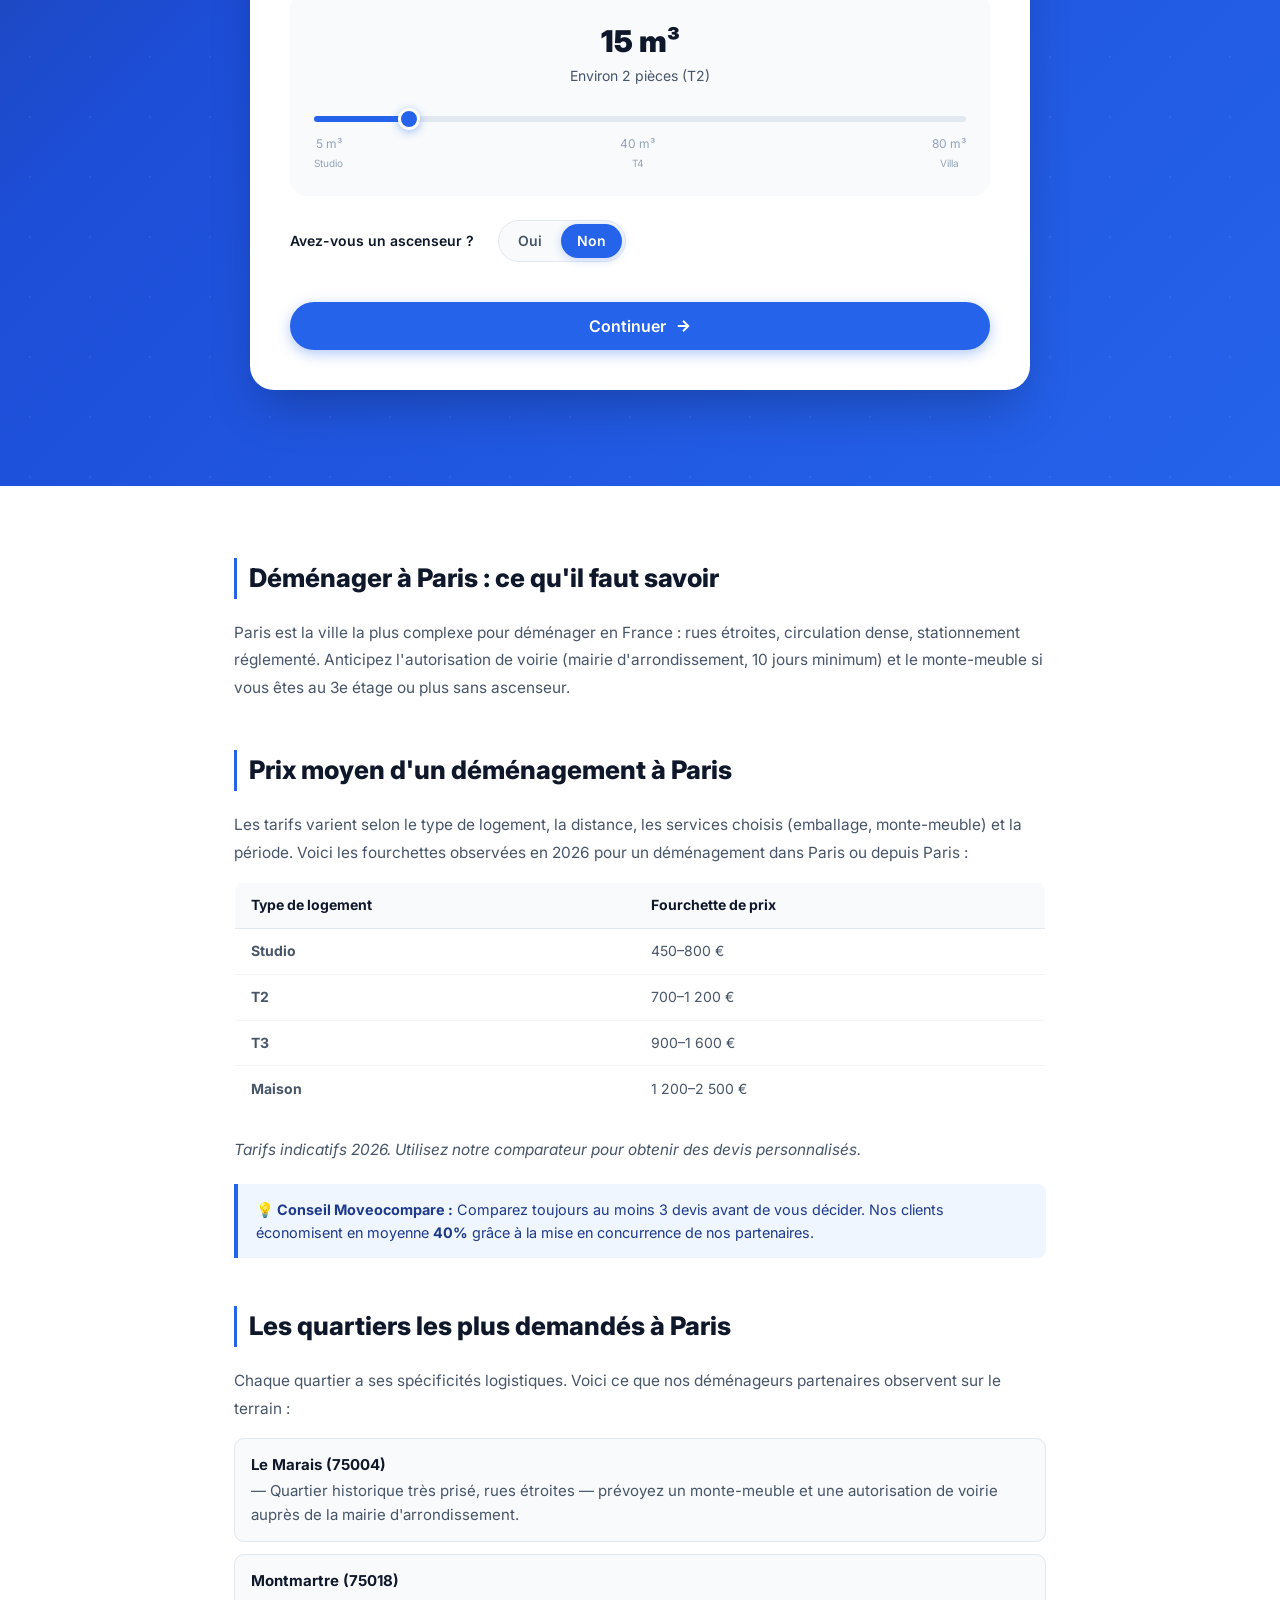
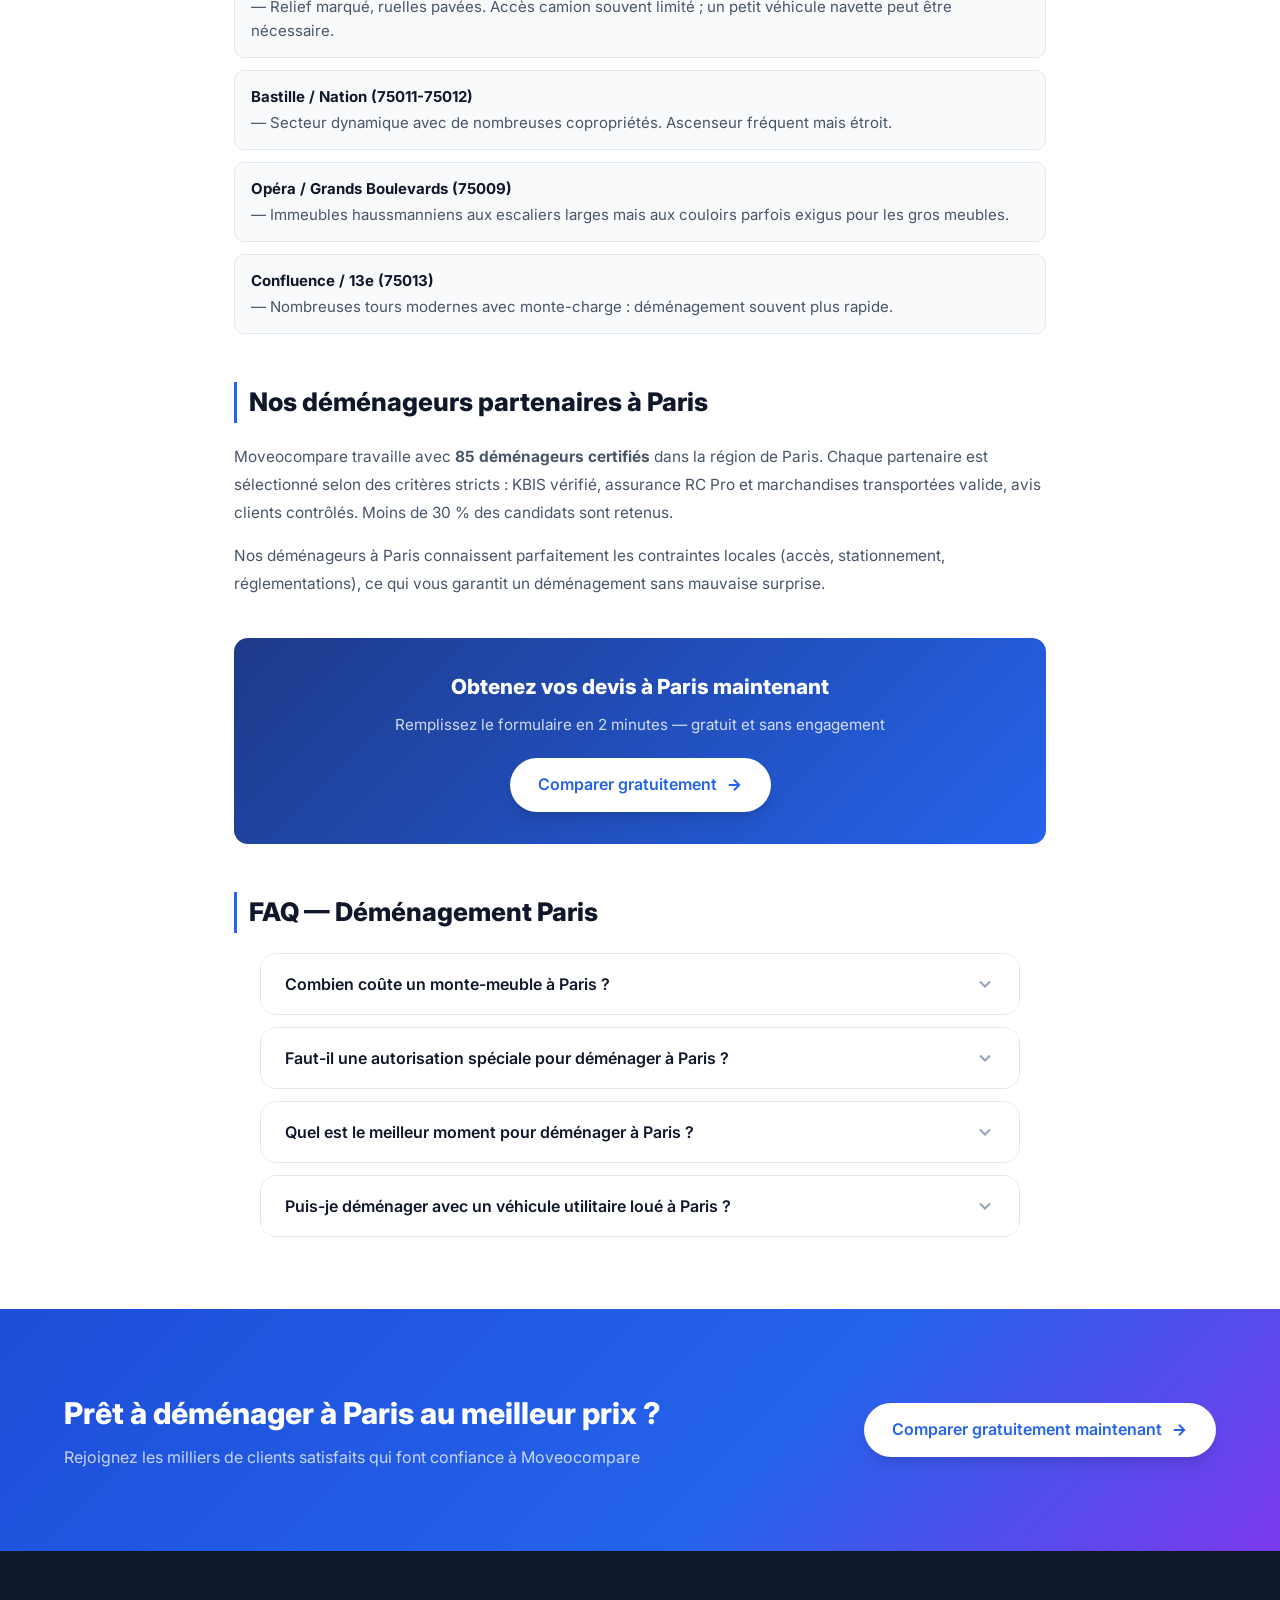
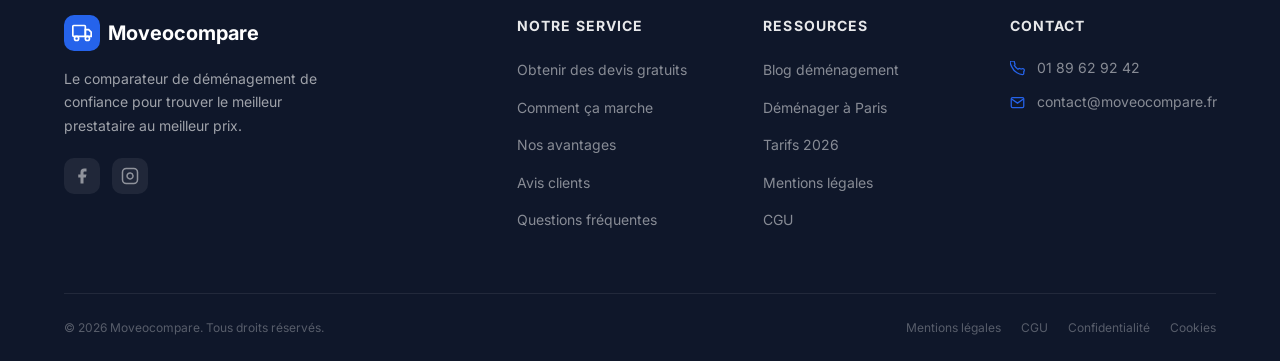
<file: villes/demenagement-paris.html>
<!DOCTYPE html>
<html lang="fr">
<head>
    <meta charset="UTF-8">
    <meta name="viewport" content="width=device-width, initial-scale=1.0">
    <title>Déménagement Paris — Comparez les devis gratuits | Moveocompare</title>
    <meta name="description" content="Comparez gratuitement les devis de déménageurs à Paris. Recevez jusqu'à 5 offres de déménageurs vérifiés sous 24h. Économisez jusqu'à 40%. 100% gratuit.">
    <meta name="robots" content="index, follow">
    <link rel="canonical" href="https://moveocompare.fr/villes/demenagement-paris.html">
    <meta property="og:type"        content="website">
    <meta property="og:url"         content="https://moveocompare.fr/villes/demenagement-paris.html">
    <meta property="og:title"       content="Déménagement Paris — Devis gratuits | Moveocompare">
    <meta property="og:description" content="Comparez gratuitement les devis de déménageurs à Paris. Jusqu'à 5 offres sous 24h. 100% gratuit.">
    <meta property="og:image"       content="https://moveocompare.fr/assets/logo/og-image.png">
    <meta property="og:site_name"   content="Moveocompare">
    <meta name="twitter:card"        content="summary_large_image">
    <meta name="twitter:title"       content="Déménagement Paris — Devis gratuits | Moveocompare">
    <meta name="twitter:description" content="Comparez les déménageurs à Paris. Jusqu'à 5 devis certifiés sous 24h. Gratuit.">
    <meta name="twitter:image"       content="https://moveocompare.fr/assets/logo/og-image.png">
    <link rel="icon" type="image/svg+xml" href="data:image/svg+xml,%3Csvg xmlns='http://www.w3.org/2000/svg' viewBox='0 0 32 32'%3E%3Crect width='32' height='32' rx='6' fill='%232563eb'/%3E%3Crect x='2' y='10' width='16' height='12' rx='1' fill='none' stroke='white' stroke-width='2'/%3E%3Cpolygon points='18 13 22 13 25 16 25 22 18 22 18 13' fill='none' stroke='white' stroke-width='2'/%3E%3Ccircle cx='7' cy='24' r='2.5' fill='white'/%3E%3Ccircle cx='22' cy='24' r='2.5' fill='white'/%3E%3C/svg%3E">
    <link rel="stylesheet" href="../css/styles.css">
    <link rel="preconnect" href="https://fonts.googleapis.com">
    <link rel="preconnect" href="https://fonts.gstatic.com" crossorigin>
    <link href="https://fonts.googleapis.com/css2?family=Inter:wght@300;400;500;600;700;800;900&display=swap" rel="stylesheet">
    <script>
    window.dataLayer = window.dataLayer || [];
    function gtag(){dataLayer.push(arguments);}
    function loadGA() {
      if (window.gaLoaded) return;
      window.gaLoaded = true;
      var s = document.createElement('script');
      s.async = true;
      s.src = 'https://www.googletagmanager.com/gtag/js?id=G-2BC8LJBT5D';
      document.head.appendChild(s);
      gtag('js', new Date());
      gtag('config', 'G-2BC8LJBT5D', { anonymize_ip: true });
      /* Google Ads conversion */
      var s2 = document.createElement('script');
      s2.async = true;
      s2.src = 'https://www.googletagmanager.com/gtag/js?id=AW-18203640088';
      document.head.appendChild(s2);
      gtag('config', 'AW-18203640088');
    }
    if (localStorage.getItem('cookieConsent') === 'accepted') { loadGA(); }
    </script>
    <script type="application/ld+json">
    {
      "@context": "https://schema.org",
      "@type": "LocalBusiness",
      "name": "Moveocompare",
      "url": "https://moveocompare.fr",
      "telephone": "+33189629242",
      "description": "Comparateur de devis de déménagement gratuit. Comparez jusqu'à 5 offres de déménageurs vérifiés à Paris.",
      "priceRange": "Gratuit",
      "address": {"@type": "PostalAddress", "addressCountry": "FR", "addressLocality": "Paris"},
      "image": "https://moveocompare.fr/assets/logo/og-image.png",
      "aggregateRating": {"@type": "AggregateRating", "ratingValue": "4.9", "reviewCount": "12847", "bestRating": "5"}
    }
    </script>
    <script type="application/ld+json">
    {
      "@context": "https://schema.org",
      "@type": "FAQPage",
      "mainEntity": [
        {
          "@type": "Question",
          "name": "Combien coûte un monte-meuble à Paris ?",
          "acceptedAnswer": {"@type": "Answer", "text": "Un monte-meuble à Paris coûte généralement entre 150 et 350 € pour une demi-journée. La plupart de nos déménageurs partenaires incluent cette prestation ou la proposent en option. Renseignez-vous lors de la soumission de votre devis."}
        },
        {
          "@type": "Question",
          "name": "Faut-il une autorisation spéciale pour déménager à Paris ?",
          "acceptedAnswer": {"@type": "Answer", "text": "Oui. Pour stationner un camion de déménagement sur la voie publique, il faut obtenir un arrêté de voirie délivré par la mairie d'arrondissement. Prévoyez un délai minimum de 10 jours. La plupart de nos déménageurs parisiens s'en chargent pour vous."}
        },
        {
          "@type": "Question",
          "name": "Quel est le meilleur moment pour déménager à Paris ?",
          "acceptedAnswer": {"@type": "Answer", "text": "Évitez juillet-août (pic de chaleur et forte demande) et les fins de mois (dates de fin de bail). Les meilleures périodes sont septembre-novembre et janvier-mars : tarifs plus bas et meilleure disponibilité."}
        },
        {
          "@type": "Question",
          "name": "Puis-je déménager avec un véhicule utilitaire loué à Paris ?",
          "acceptedAnswer": {"@type": "Answer", "text": "Oui, mais vous devrez également obtenir une autorisation de voirie. De plus, en cas de ZFE (Zone à Faibles Émissions), vérifiez que votre véhicule est compatible avec les restrictions de circulation. Un déménageur professionnel s'occupe de toutes ces démarches."}
        }
      ]
    }
    </script>
    <style>
      .city-hero { background: #0a0f1e; position: relative; overflow: hidden; padding: 140px 0 80px; text-align: center; }
      .city-hero__blobs { position: absolute; inset: 0; pointer-events: none; overflow: hidden; }
      .city-hero__blob { position: absolute; border-radius: 50%; filter: blur(80px); opacity: .22; }
      .city-hero__blob--1 { width: 500px; height: 500px; background: #2563eb; top: -100px; left: -100px; }
      .city-hero__blob--2 { width: 400px; height: 400px; background: #7c3aed; bottom: -80px; right: -80px; }
      .city-hero .container { position: relative; z-index: 1; }
      .city-badge { display: inline-flex; align-items: center; gap: 8px; background: rgba(255,255,255,.1); border: 1px solid rgba(255,255,255,.15); color: rgba(255,255,255,.85); font-size: 13px; font-weight: 500; padding: .35rem 1rem; border-radius: 9999px; margin-bottom: 24px; }
      .city-badge-dot { width: 7px; height: 7px; background: #22c55e; border-radius: 50%; box-shadow: 0 0 0 3px rgba(34,197,94,.3); }
      .city-hero h1 { font-size: clamp(1.75rem, 4vw, 2.75rem); font-weight: 900; color: #fff; line-height: 1.15; margin-bottom: 20px; }
      .city-hero h1 span { background: linear-gradient(90deg,#60a5fa,#38bdf8,#a78bfa); -webkit-background-clip: text; -webkit-text-fill-color: transparent; background-clip: text; }
      .city-hero__sub { font-size: 1.1rem; color: rgba(255,255,255,.7); max-width: 560px; margin: 0 auto 32px; line-height: 1.7; }
      .city-stats { background: #f8f9fb; padding: 56px 0; }
      .city-stats__grid { display: grid; grid-template-columns: repeat(4,1fr); gap: 24px; }
      .city-stat { text-align: center; padding: 24px; }
      .city-stat__n { font-size: 2.25rem; font-weight: 900; background: linear-gradient(135deg,#2563eb,#f97316); -webkit-background-clip: text; -webkit-text-fill-color: transparent; background-clip: text; }
      .city-stat__l { font-size: .875rem; color: #64748b; margin-top: 4px; }
      .city-content { padding: 72px 0; }
      .city-content h2 { font-size: 1.6rem; font-weight: 800; color: #0f172a; margin: 48px 0 20px; padding-left: 12px; border-left: 3px solid #2563eb; }
      .city-content h2:first-child { margin-top: 0; }
      .city-content p { font-size: .9625rem; line-height: 1.8; color: #475569; margin-bottom: 16px; }
      .content-list { padding-left: 0; list-style: none; display: flex; flex-direction: column; gap: 12px; margin-bottom: 24px; }
      .content-list li { background: #f8fafc; border: 1px solid #e2e8f0; border-radius: 10px; padding: 14px 16px; font-size: .9375rem; color: #475569; line-height: 1.6; }
      .content-list li strong { color: #0f172a; display: block; margin-bottom: 2px; }
      .data-table { width: 100%; border-collapse: collapse; font-size: .875rem; margin: 16px 0 24px; border-radius: 8px; overflow: hidden; border: 1px solid #e2e8f0; }
      .data-table th { background: #f8fafc; font-weight: 700; color: #0f172a; text-align: left; padding: .7rem 1rem; border-bottom: 1px solid #e2e8f0; }
      .data-table td { padding: .7rem 1rem; border-bottom: 1px solid #f1f5f9; color: #475569; }
      .data-table tr:last-child td { border-bottom: none; }
      .tip-box { background: #eff6ff; border-left: 4px solid #2563eb; border-radius: 0 8px 8px 0; padding: 14px 18px; margin: 20px 0; font-size: .9rem; color: #1e3a8a; line-height: 1.6; }
      .city-cta-mid { background: linear-gradient(135deg,#1e3a8a,#2563eb); border-radius: 14px; padding: 32px; color: #fff; text-align: center; margin: 40px 0; }
      .city-cta-mid h3 { font-size: 1.3rem; font-weight: 800; margin-bottom: 8px; }
      .city-cta-mid p { color: rgba(255,255,255,.8); margin-bottom: 20px; font-size: .95rem; }
      @media(max-width:768px){
        .city-stats__grid { grid-template-columns: 1fr 1fr; }
        .city-hero { padding: 120px 20px 60px; }
      }
    </style>

    <!-- Google tag (gtag.js) — Google Ads AW-18203640088 -->
    <script async src="https://www.googletagmanager.com/gtag/js?id=AW-18203640088"></script>
    <script>
      window.dataLayer = window.dataLayer || [];
      function gtag(){dataLayer.push(arguments);}
      gtag('js', new Date());
      gtag('config', 'AW-18203640088');
    </script>
</head>
<body>

<header id="header" class="header">
        <!-- Logo -->
        <a href="../index.html" class="header__logo" aria-label="Moveocompare — Comparateur de déménagement">
            <div class="header__logo-icon">
                <svg width="22" height="22" viewBox="0 0 24 24" fill="none" stroke="currentColor" stroke-width="2">
                    <rect x="1" y="3" width="15" height="13" rx="1"/>
                    <polygon points="16 8 20 8 23 11 23 16 16 16 16 8"/>
                    <circle cx="5.5" cy="18.5" r="2.5"/>
                    <circle cx="18.5" cy="18.5" r="2.5"/>
                </svg>
            </div>
            <div class="header__logo-brand">
                <span class="header__logo-text">Moveo<span>compare</span></span>
                <span class="header__tagline">COMPAREZ · ÉCONOMISEZ · DÉMÉNAGEZ</span>
            </div>
        </a>

        <!-- Navigation desktop + overlay mobile -->
        <nav class="header__nav" id="nav">
            <!-- Liens principaux (avec flèche sur mobile) -->
            <a href="../index.html#comment-ca-marche"><span>Comment ça marche</span></a>
            <a href="../index.html#avantages"><span>Avantages</span></a>
            <a href="../index.html#temoignages"><span>Avis clients</span></a>
            <a href="../index.html#faq"><span>FAQ</span></a>
            <a href="../blog.html"><span>Blog</span></a>
            <!-- Bouton CTA visible uniquement dans l'overlay mobile -->
            <a href="../index.html#comparateur" class="nav-mobile-cta">Devis gratuit</a>
            <!-- Liens secondaires bas d'overlay (mobile uniquement) -->
            <div class="nav-mobile-secondary">
                <a href="../mentions-legales.html">Mentions légales</a>
                <span aria-hidden="true">·</span>
                <a href="../politique-confidentialite.html">Confidentialité</a>
            </div>
        </nav>

        <!-- CTA + Hamburger -->
        <a href="../index.html#comparateur" class="header__cta">
            Devis gratuit
            <svg width="14" height="14" viewBox="0 0 24 24" fill="none" stroke="currentColor" stroke-width="2.5"><path d="M5 12h14M12 5l7 7-7 7"/></svg>
        </a>
        <button class="menu-toggle" id="menuToggle" aria-label="Ouvrir le menu" aria-expanded="false">
            <span></span><span></span>
        </button>
    </header>


    <!-- ============================================================
         MENU MOBILE — structure flex avec footer poussé en bas
         (évite toute superposition de contenu)
    ============================================================ -->
    <div class="mobile-menu" id="mobileMenu" aria-hidden="true">
        <nav class="mobile-menu__nav">
            <a href="../index.html#comment-ca-marche">Comment ça marche <span>→</span></a>
            <a href="../index.html#avantages">Avantages <span>→</span></a>
            <a href="../index.html#temoignages">Avis clients <span>→</span></a>
            <a href="../index.html#faq">FAQ <span>→</span></a>
            <a href="../blog.html">Blog <span>→</span></a>
        </nav>
        <div class="mobile-menu__footer">
            <a href="../index.html#comparateur" class="mobile-menu__cta">Devis gratuit →</a>
            <div class="mobile-menu__legal">
                <a href="../mentions-legales.html">Mentions légales</a>
                <span>·</span>
                <a href="../politique-confidentialite.html">Confidentialité</a>
            </div>
        </div>
    </div>

<main>

    <!-- ── HERO LOCAL ── -->
    <section class="city-hero">
        <div class="city-hero__blobs" aria-hidden="true">
            <div class="city-hero__blob city-hero__blob--1"></div>
            <div class="city-hero__blob city-hero__blob--2"></div>
        </div>
        <div class="container">
            <div class="city-badge">
                <span class="city-badge-dot"></span>
                Déménagement à Paris
            </div>
            <h1>Comparez les déménageurs à <span>Paris</span><br>Devis gratuit en 2 minutes</h1>
            <p class="city-hero__sub">Trouvez le meilleur déménageur à Paris parmi nos <strong>85 partenaires certifiés</strong>. Économisez jusqu'à 40%.</p>
            <a href="#comparateur" class="btn btn--hero-primary btn--xl" style="min-height:52px">
                Comparer gratuitement
                <svg width="20" height="20" viewBox="0 0 24 24" fill="none" stroke="currentColor" stroke-width="2.5"><path d="M5 12h14M12 5l7 7-7 7"/></svg>
            </a>
            <div style="display:flex;flex-wrap:wrap;justify-content:center;gap:10px;margin-top:20px">
                <span class="trust-pill"><svg width="14" height="14" viewBox="0 0 24 24" fill="none" stroke="currentColor" stroke-width="2.5"><path d="M20 6L9 17l-5-5"/></svg>Déménageurs vérifiés</span>
                <span class="trust-pill"><svg width="14" height="14" viewBox="0 0 24 24" fill="none" stroke="currentColor" stroke-width="2.5"><path d="M20 6L9 17l-5-5"/></svg>Gratuit sans engagement</span>
                <span class="trust-pill"><svg width="14" height="14" viewBox="0 0 24 24" fill="none" stroke="currentColor" stroke-width="2.5"><path d="M20 6L9 17l-5-5"/></svg>Réponse sous 24h</span>
            </div>
        </div>
    </section>

    <!-- ── STATS LOCALES ── -->
    <section class="city-stats">
        <div class="container">
            <div class="city-stats__grid">
                <div class="city-stat"><div class="city-stat__n">12 400</div><div class="city-stat__l">Déménagements/an à Paris</div></div>
                <div class="city-stat"><div class="city-stat__n">85</div><div class="city-stat__l">Déménageurs partenaires</div></div>
                <div class="city-stat"><div class="city-stat__n">40%</div><div class="city-stat__l">D'économies moyennes</div></div>
                <div class="city-stat"><div class="city-stat__n">4.9/5</div><div class="city-stat__l">Note de satisfaction</div></div>
            </div>
        </div>
    </section>

    <!-- ── FORMULAIRE ── -->

<section class="comparateur" id="comparateur">
            <div class="comparateur__bg" aria-hidden="true"></div>
            <div class="container">
                <div class="section-header" data-fade>
                    <span class="section-badge section-badge--light">Gratuit · Sans engagement</span>
                    <h2 class="section-title section-title--light">Obtenez vos devis maintenant</h2>
                    <p class="section-subtitle section-subtitle--light">Remplissez le formulaire — il faut moins de 2 minutes</p>
                </div>

                <div class="form-card" data-fade>
                    <!-- Barre de progression -->
                    <div class="progress-wrap" id="progressWrap">
                        <div class="progress-steps"
                             role="progressbar"
                             aria-valuenow="1"
                             aria-valuemin="1"
                             aria-valuemax="3"
                             aria-label="Étape 1 sur 3 — Votre logement"
                             id="progressStepsBar">
                            <div class="progress-step active" data-step-indicator="1">
                                <div class="progress-step__bubble">
                                    <span class="progress-step__num">1</span>
                                    <svg class="progress-step__check" width="14" height="14" viewBox="0 0 24 24" fill="none" stroke="currentColor" stroke-width="3"><path d="M20 6L9 17l-5-5"/></svg>
                                </div>
                                <span class="progress-step__label">Logement</span>
                            </div>
                            <div class="progress-step__line"></div>
                            <div class="progress-step" data-step-indicator="2">
                                <div class="progress-step__bubble">
                                    <span class="progress-step__num">2</span>
                                    <svg class="progress-step__check" width="14" height="14" viewBox="0 0 24 24" fill="none" stroke="currentColor" stroke-width="3"><path d="M20 6L9 17l-5-5"/></svg>
                                </div>
                                <span class="progress-step__label">Déménagement</span>
                            </div>
                            <div class="progress-step__line"></div>
                            <div class="progress-step" data-step-indicator="3">
                                <div class="progress-step__bubble">
                                    <span class="progress-step__num">3</span>
                                    <svg class="progress-step__check" width="14" height="14" viewBox="0 0 24 24" fill="none" stroke="currentColor" stroke-width="3"><path d="M20 6L9 17l-5-5"/></svg>
                                </div>
                                <span class="progress-step__label">Coordonnées</span>
                            </div>
                        </div>
                    </div>

                    <!-- Formulaire -->
                    <form id="comparateurForm" novalidate>

                        <!-- ─── Champs cachés Web3Forms (soumis avec le payload JSON) ─── -->
                        <input type="hidden" name="access_key" value="359a5eac-9efd-40db-8161-8afedf4d0d2b">
                        <input type="hidden" name="subject" value="Lead Paris — Moveocompare">
                        <input type="hidden" name="from_name" value="Moveocompare">
                        <!-- Honeypot anti-spam : doit rester décoché -->
                        <input type="checkbox" name="botcheck" style="display:none" tabindex="-1" aria-hidden="true">

                        <!-- ─── Étape 1 : Logement + Volume ─── -->
                        <div class="form-step form-step--active" id="step1">
                            <h3 class="form-step__title">Votre logement actuel</h3>

                            <!-- Type de logement -->
                            <div class="field-group">
                                <label class="field-label">Type de logement <span class="required">*</span></label>
                                <div class="option-grid" id="optionGridLogement">
                                    <label class="option-tile">
                                        <input type="radio" name="logement" value="studio" required>
                                        <div class="option-tile__body">
                                            <svg width="26" height="26" viewBox="0 0 24 24" fill="none" stroke="currentColor" stroke-width="1.5"><rect x="2" y="7" width="20" height="15" rx="1"/><path d="M16 7V5a2 2 0 00-2-2h-4a2 2 0 00-2 2v2"/></svg>
                                            <strong>Studio</strong>
                                            <small>≤ 25 m²</small>
                                        </div>
                                    </label>
                                    <label class="option-tile">
                                        <input type="radio" name="logement" value="t2">
                                        <div class="option-tile__body">
                                            <svg width="26" height="26" viewBox="0 0 24 24" fill="none" stroke="currentColor" stroke-width="1.5"><path d="M3 9l9-7 9 7v11a2 2 0 01-2 2H5a2 2 0 01-2-2z"/></svg>
                                            <strong>T2</strong>
                                            <small>25–45 m²</small>
                                        </div>
                                    </label>
                                    <label class="option-tile">
                                        <input type="radio" name="logement" value="t3">
                                        <div class="option-tile__body">
                                            <svg width="26" height="26" viewBox="0 0 24 24" fill="none" stroke="currentColor" stroke-width="1.5"><path d="M3 9l9-7 9 7v11a2 2 0 01-2 2H5a2 2 0 01-2-2z"/><line x1="9" y1="22" x2="9" y2="12"/><line x1="15" y1="22" x2="15" y2="12"/></svg>
                                            <strong>T3</strong>
                                            <small>45–75 m²</small>
                                        </div>
                                    </label>
                                    <label class="option-tile">
                                        <input type="radio" name="logement" value="t4">
                                        <div class="option-tile__body">
                                            <svg width="26" height="26" viewBox="0 0 24 24" fill="none" stroke="currentColor" stroke-width="1.5"><path d="M3 9l9-7 9 7v11a2 2 0 01-2 2H5a2 2 0 01-2-2z"/><line x1="9" y1="22" x2="9" y2="12"/><line x1="15" y1="22" x2="15" y2="12"/><line x1="9" y1="15" x2="15" y2="15"/></svg>
                                            <strong>T4+</strong>
                                            <small>75 m² et +</small>
                                        </div>
                                    </label>
                                    <label class="option-tile option-tile--wide">
                                        <input type="radio" name="logement" value="maison">
                                        <div class="option-tile__body">
                                            <svg width="26" height="26" viewBox="0 0 24 24" fill="none" stroke="currentColor" stroke-width="1.5"><path d="M3 9l9-7 9 7v11a2 2 0 01-2 2H5a2 2 0 01-2-2z"/><path d="M9 22V12h6v10"/></svg>
                                            <strong>Maison</strong>
                                            <small>Toute surface</small>
                                        </div>
                                    </label>
                                </div>
                                <p class="field-error hidden" id="err-logement">Veuillez sélectionner un type de logement</p>
                            </div>

                            <!-- Volume estimé (slider) -->
                            <div class="field-group">
                                <label class="field-label" for="volume">Volume estimé de vos affaires</label>
                                <div class="slider-wrap">
                                    <div class="slider-display">
                                        <span id="volumeVal">15</span> m³
                                        <small id="volumeHint">Environ 2–3 pièces</small>
                                    </div>
                                    <input type="range" id="volume" name="volume"
                                           min="5" max="80" value="15" step="5"
                                           class="slider" aria-label="Volume en m³">
                                    <div class="slider-labels">
                                        <span>5 m³<br><small>Studio</small></span>
                                        <span>40 m³<br><small>T4</small></span>
                                        <span>80 m³<br><small>Villa</small></span>
                                    </div>
                                </div>
                            </div>

                            <!-- Ascenseur -->
                            <div class="field-group field-group--inline">
                                <label class="field-label">Avez-vous un ascenseur ?</label>
                                <div class="radio-toggle">
                                    <label class="radio-toggle__item">
                                        <input type="radio" name="ascenseur" value="oui">
                                        <span>Oui</span>
                                    </label>
                                    <label class="radio-toggle__item">
                                        <input type="radio" name="ascenseur" value="non" checked>
                                        <span>Non</span>
                                    </label>
                                </div>
                            </div>

                            <!-- Étage (affiché uniquement pour T2, T3, T4) -->
                            <div class="field-group field-group--inline hidden" id="etageGroup">
                                <label class="field-label" for="etage">Étage</label>
                                <select id="etage" name="etage" class="field-input field-select" style="max-width:180px">
                                    <option value="rdc">Rez-de-chaussée</option>
                                    <option value="1">1er étage</option>
                                    <option value="2">2ème étage</option>
                                    <option value="3">3ème étage</option>
                                    <option value="4">4ème étage</option>
                                    <option value="5">5ème étage</option>
                                    <option value="6+">6ème étage et +</option>
                                </select>
                            </div>

                            <button type="button" class="btn btn--primary btn--full btn--lg mt-4"
                                    onclick="goToStep(2)"
                                    aria-label="Continuer vers l'étape 2 : votre déménagement">
                                Continuer
                                <svg width="18" height="18" viewBox="0 0 24 24" fill="none" stroke="currentColor" stroke-width="2.5"><path d="M5 12h14M12 5l7 7-7 7"/></svg>
                            </button>
                        </div>

                        <!-- ─── Étape 2 : Dates + Villes ─── -->
                        <div class="form-step" id="step2">
                            <h3 class="form-step__title">Votre déménagement</h3>

                            <!-- ── Adresse de départ (1 seul champ avec autocomplétion) ── -->
                            <div class="address-block">
                                <div class="address-block__header">
                                    <svg width="14" height="14" viewBox="0 0 24 24" fill="none" stroke="currentColor" stroke-width="2.5"><path d="M21 10c0 7-9 13-9 13s-9-6-9-13a9 9 0 0118 0z"/><circle cx="12" cy="10" r="3"/></svg>
                                    Départ
                                </div>
                                <div class="field-group">
                                    <label class="field-label" for="adresseDepart">Adresse complète <span class="required">*</span></label>
                                    <div class="input-icon-wrap" id="wrap-adresseDepart">
                                        <svg class="input-ico" width="16" height="16" viewBox="0 0 24 24" fill="none" stroke="currentColor" stroke-width="2"><path d="M21 10c0 7-9 13-9 13s-9-6-9-13a9 9 0 0118 0z"/><circle cx="12" cy="10" r="3"/></svg>
                                        <input type="text" id="adresseDepart" name="adresseDepart"
                                               placeholder="15 Rue de la Paix, Paris"
                                               class="field-input" required autocomplete="off">
                                        <div id="dropdownDepart" class="ac-dropdown"></div>
                                    </div>
                                    <p class="field-error hidden" id="err-adresseDepart">Veuillez indiquer l'adresse de départ (min. 5 caractères)</p>
                                </div>
                            </div>

                            <!-- ── Adresse d'arrivée (1 seul champ avec autocomplétion) ── -->
                            <div class="address-block">
                                <div class="address-block__header">
                                    <svg width="14" height="14" viewBox="0 0 24 24" fill="none" stroke="currentColor" stroke-width="2.5"><path d="M21 10c0 7-9 13-9 13s-9-6-9-13a9 9 0 0118 0z"/><circle cx="12" cy="10" r="3"/></svg>
                                    Arrivée
                                </div>
                                <div class="field-group">
                                    <label class="field-label" for="adresseArrivee">Adresse complète <span class="required">*</span></label>
                                    <div class="input-icon-wrap" id="wrap-adresseArrivee">
                                        <svg class="input-ico" width="16" height="16" viewBox="0 0 24 24" fill="none" stroke="currentColor" stroke-width="2"><path d="M21 10c0 7-9 13-9 13s-9-6-9-13a9 9 0 0118 0z"/><circle cx="12" cy="10" r="3"/></svg>
                                        <input type="text" id="adresseArrivee" name="adresseArrivee"
                                               placeholder="8 Avenue des Fleurs, Lyon"
                                               class="field-input" required autocomplete="off">
                                        <div id="dropdownArrivee" class="ac-dropdown"></div>
                                    </div>
                                    <p class="field-error hidden" id="err-adresseArrivee">Veuillez indiquer l'adresse d'arrivée (min. 5 caractères)</p>
                                </div>
                            </div>

                            <div class="form-row">
                                <div class="field-group">
                                    <label class="field-label" for="dateDemo">Date souhaitée <span class="required">*</span></label>
                                    <!-- Pas d'icône custom : l'input[type=date] a sa propre icône navigateur -->
                                    <input type="date" id="dateDemo" name="dateDemo"
                                           class="field-input" required>
                                    <p class="field-error hidden" id="err-dateDemo">Veuillez indiquer une date</p>
                                </div>
                                <div class="field-group">
                                    <label class="field-label" for="flexibilite">Flexibilité</label>
                                    <select id="flexibilite" name="flexibilite" class="field-input field-select">
                                        <option value="fixe">Date fixe</option>
                                        <option value="semaine">± 1 semaine</option>
                                        <option value="mois">± 1 mois</option>
                                        <option value="flexible">Très flexible</option>
                                    </select>
                                </div>
                            </div>

                            <!-- Services supplémentaires -->
                            <div class="field-group">
                                <label class="field-label">Services supplémentaires</label>
                                <div class="checkbox-grid">
                                    <label class="cb-option">
                                        <input type="checkbox" name="services[]" value="emballage">
                                        <span class="cb-custom"></span>
                                        <span class="cb-label">Emballage des affaires</span>
                                    </label>
                                    <label class="cb-option">
                                        <input type="checkbox" name="services[]" value="deballage">
                                        <span class="cb-custom"></span>
                                        <span class="cb-label">Déballage à l'arrivée</span>
                                    </label>
                                    <label class="cb-option">
                                        <input type="checkbox" name="services[]" value="montage">
                                        <span class="cb-custom"></span>
                                        <span class="cb-label">Montage des meubles</span>
                                    </label>
                                    <label class="cb-option">
                                        <input type="checkbox" name="services[]" value="garde-meuble">
                                        <span class="cb-custom"></span>
                                        <span class="cb-label">Garde-meubles</span>
                                    </label>
                                </div>
                            </div>

                            <div class="form-nav">
                                <button type="button" class="btn btn--ghost" onclick="goToStep(1)">
                                    <svg width="16" height="16" viewBox="0 0 24 24" fill="none" stroke="currentColor" stroke-width="2.5"><path d="M19 12H5M12 19l-7-7 7-7"/></svg>
                                    Retour
                                </button>
                                <button type="button" class="btn btn--primary btn--lg" onclick="goToStep(3)">
                                    Continuer
                                    <svg width="18" height="18" viewBox="0 0 24 24" fill="none" stroke="currentColor" stroke-width="2.5"><path d="M5 12h14M12 5l7 7-7 7"/></svg>
                                </button>
                            </div>
                        </div>

                        <!-- ─── Étape 3 : Coordonnées ─── -->
                        <div class="form-step" id="step3">
                            <h3 class="form-step__title">Vos coordonnées</h3>
                            <p class="form-step__sub">Pour recevoir vos devis personnalisés par email</p>

                            <div class="form-row">
                                <div class="field-group">
                                    <label class="field-label" for="prenom">Prénom <span class="required">*</span></label>
                                    <input type="text" id="prenom" name="prenom"
                                           placeholder="Jean" class="field-input" required autocomplete="given-name">
                                    <p class="field-error hidden" id="err-prenom">Veuillez indiquer votre prénom</p>
                                </div>
                                <div class="field-group">
                                    <label class="field-label" for="nom">Nom <span class="required">*</span></label>
                                    <input type="text" id="nom" name="nom"
                                           placeholder="Dupont" class="field-input" required autocomplete="family-name">
                                    <p class="field-error hidden" id="err-nom">Veuillez indiquer votre nom</p>
                                </div>
                            </div>

                            <div class="field-group">
                                <label class="field-label" for="email">Adresse email <span class="required">*</span></label>
                                <div class="input-icon-wrap">
                                    <svg class="input-ico" width="16" height="16" viewBox="0 0 24 24" fill="none" stroke="currentColor" stroke-width="2"><path d="M4 4h16c1.1 0 2 .9 2 2v12c0 1.1-.9 2-2 2H4c-1.1 0-2-.9-2-2V6c0-1.1.9-2 2-2z"/><polyline points="22,6 12,13 2,6"/></svg>
                                    <input type="email" id="email" name="email"
                                           placeholder="jean.dupont@email.com" class="field-input" required autocomplete="email">
                                </div>
                                <p class="field-error hidden" id="err-email">Veuillez indiquer un email valide</p>
                            </div>

                            <div class="field-group">
                                <label class="field-label" for="telephone">Numéro de téléphone <span class="required">*</span></label>
                                <div class="input-icon-wrap">
                                    <svg class="input-ico" width="16" height="16" viewBox="0 0 24 24" fill="none" stroke="currentColor" stroke-width="2"><path d="M22 16.92v3a2 2 0 01-2.18 2 19.79 19.79 0 01-8.63-3.07A19.5 19.5 0 013.07 9.8 19.79 19.79 0 01.14 1.12 2 2 0 012.11 0h3a2 2 0 012 1.72c.127.96.361 1.903.7 2.81a2 2 0 01-.45 2.11L6.91 7.09a16 16 0 006 6l.54-.54a2 2 0 012.11-.45c.907.339 1.85.573 2.81.7A2 2 0 0122 16.92z"/></svg>
                                    <input type="tel" id="telephone" name="telephone"
                                           placeholder="06 00 00 00 00" class="field-input" required autocomplete="tel">
                                </div>
                                <p class="field-error hidden" id="err-telephone">Veuillez indiquer un numéro valide</p>
                            </div>

                            <!-- CGV -->
                            <div class="field-group">
                                <label class="cb-option cb-option--cgv">
                                    <input type="checkbox" name="cgv" id="cgv" required>
                                    <span class="cb-custom"></span>
                                    <span class="cb-label">
                                        J'accepte les <a href="../cgu.html" class="text-link" target="_blank">conditions générales d'utilisation</a>
                                        et la <a href="../politique-confidentialite.html" class="text-link" target="_blank">politique de confidentialité</a>
                                    </span>
                                </label>
                                <p class="field-error hidden" id="err-cgv">Vous devez accepter les conditions pour continuer</p>
                            </div>

                            <!-- Consentement RGPD distinct — obligatoire -->
                            <div class="field-group">
                                <label class="cb-option cb-option--rgpd">
                                    <input type="checkbox" name="rgpd" id="rgpd" required>
                                    <span class="cb-custom"></span>
                                    <span class="cb-label">
                                        J'accepte que mes données soient transmises aux déménageurs partenaires
                                        afin de recevoir des devis personnalisés.
                                        <a href="../politique-confidentialite.html" class="text-link" target="_blank">Consultez notre politique de confidentialité.</a>
                                    </span>
                                </label>
                                <p class="field-error hidden" id="err-rgpd">Veuillez accepter le traitement de vos données pour continuer</p>
                            </div>

                            <div class="form-nav">
                                <button type="button" class="btn btn--ghost" onclick="goToStep(2)">
                                    <svg width="16" height="16" viewBox="0 0 24 24" fill="none" stroke="currentColor" stroke-width="2.5"><path d="M19 12H5M12 19l-7-7 7-7"/></svg>
                                    Retour
                                </button>
                                <button type="submit" class="btn btn--primary btn--lg btn--submit" id="submitBtn">
                                    <span id="submitText">Recevoir mes devis gratuits</span>
                                    <svg id="submitArrow" width="18" height="18" viewBox="0 0 24 24" fill="none" stroke="currentColor" stroke-width="2.5"><path d="M5 12h14M12 5l7 7-7 7"/></svg>
                                    <svg id="submitSpinner" class="spin hidden" width="18" height="18" viewBox="0 0 24 24" fill="none" stroke="currentColor" stroke-width="2.5"><path d="M12 2a10 10 0 0110 10"/></svg>
                                </button>
                            </div>

                            <!-- Message d'erreur global (affiché si l'envoi Web3Forms échoue) -->
                            <p class="field-error field-error--submit hidden" id="err-submit">
                                <svg width="14" height="14" viewBox="0 0 24 24" fill="none" stroke="currentColor" stroke-width="2"><circle cx="12" cy="12" r="10"/><line x1="12" y1="8" x2="12" y2="12"/><line x1="12" y1="16" x2="12.01" y2="16"/></svg>
                                Une erreur est survenue, veuillez réessayer.
                            </p>

                            <p class="form-security-note">
                                <svg width="13" height="13" viewBox="0 0 24 24" fill="none" stroke="currentColor" stroke-width="2"><rect x="3" y="11" width="18" height="11" rx="2"/><path d="M7 11V7a5 5 0 0110 0v4"/></svg>
                                Données chiffrées SSL · Jamais revendues · Conformité RGPD
                            </p>
                        </div>

                    </form>

                    <!-- ─── Écran de confirmation ─── -->
                    <div class="form-confirmation hidden" id="formConfirmation">
                        <div class="confirmation__anim">
                            <svg class="checkmark-svg" viewBox="0 0 52 52" fill="none" xmlns="http://www.w3.org/2000/svg">
                                <circle class="checkmark-circle" cx="26" cy="26" r="24" stroke="var(--color-success)" stroke-width="2.5"/>
                                <path class="checkmark-check" d="M14 26l8 9 16-18"
                                      stroke="var(--color-success)" stroke-width="3"
                                      stroke-linecap="round" stroke-linejoin="round"/>
                            </svg>
                        </div>
                        <h3 class="confirmation__title">Demande enregistrée !</h3>
                        <p class="confirmation__text">
                            Merci <strong id="confPrenom"></strong> ! Votre demande a bien été enregistrée.
                            Nos déménageurs partenaires vous recontacteront <strong>sous 24h</strong>.
                        </p>
                        <div class="confirm-steps">
                            <div class="confirm-step">
                                <div class="confirm-step__icon">
                                    <svg width="28" height="28" viewBox="0 0 24 24" fill="none" stroke="#3b82f6" stroke-width="2" stroke-linecap="round" stroke-linejoin="round">
                                        <polyline points="20 6 9 17 4 12"/>
                                    </svg>
                                </div>
                                <p class="confirm-step__text">Demande enregistrée</p>
                            </div>
                            <div class="confirm-step">
                                <div class="confirm-step__icon">
                                    <svg width="28" height="28" viewBox="0 0 24 24" fill="none" stroke="#3b82f6" stroke-width="2" stroke-linecap="round" stroke-linejoin="round">
                                        <circle cx="11" cy="11" r="8"/>
                                        <line x1="21" y1="21" x2="16.65" y2="16.65"/>
                                    </svg>
                                </div>
                                <p class="confirm-step__text">Recherche des meilleurs<br>déménageurs en cours</p>
                            </div>
                            <div class="confirm-step">
                                <div class="confirm-step__icon">
                                    <svg width="28" height="28" viewBox="0 0 24 24" fill="none" stroke="#3b82f6" stroke-width="1.8" stroke-linecap="round" stroke-linejoin="round">
                                        <path d="M6.6 10.8c1.4 2.8 3.8 5.1 6.6 6.6l2.2-2.2c.3-.3.7-.4 1-.2 1.1.4 2.3.6 3.6.6.6 0 1 .4 1 1V20c0 .6-.4 1-1 1C9.6 21 3 14.4 3 6c0-.6.4-1 1-1h3.5c.6 0 1 .4 1 1 0 1.3.2 2.5.6 3.6.1.3 0 .7-.2 1L6.6 10.8z"/>
                                    </svg>
                                </div>
                                <p class="confirm-step__text">Vous serez contacté sous 24h</p>
                            </div>
                        </div>
                        <button class="btn btn--ghost mt-2" onclick="resetForm()">Faire une nouvelle demande</button>
                    </div>

                </div><!-- /.form-card -->
            </div>
        </section>

    <!-- ── CONTENU ÉDITORIAL ── -->
    <section class="city-content">
        <div class="container" style="max-width:860px">

            <h2>Déménager à Paris : ce qu'il faut savoir</h2>
            <p>Paris est la ville la plus complexe pour déménager en France : rues étroites, circulation dense, stationnement réglementé. Anticipez l'autorisation de voirie (mairie d'arrondissement, 10 jours minimum) et le monte-meuble si vous êtes au 3e étage ou plus sans ascenseur.</p>

            <h2>Prix moyen d'un déménagement à Paris</h2>
            <p>Les tarifs varient selon le type de logement, la distance, les services choisis (emballage, monte-meuble) et la période. Voici les fourchettes observées en 2026 pour un déménagement dans Paris ou depuis Paris :</p>
            
            <table class="data-table">
                <thead><tr><th>Type de logement</th><th>Fourchette de prix</th></tr></thead>
                <tbody><tr><td><strong>Studio</strong></td><td>450–800 €</td></tr><tr><td><strong>T2</strong></td><td>700–1 200 €</td></tr><tr><td><strong>T3</strong></td><td>900–1 600 €</td></tr><tr><td><strong>Maison</strong></td><td>1 200–2 500 €</td></tr></tbody>
            </table>
            <p><em>Tarifs indicatifs 2026. Utilisez notre comparateur pour obtenir des devis personnalisés.</em></p>

            <div class="tip-box">
                <strong>💡 Conseil Moveocompare :</strong> Comparez toujours au moins 3 devis avant de vous décider. Nos clients économisent en moyenne <strong>40%</strong> grâce à la mise en concurrence de nos partenaires.
            </div>

            <h2>Les quartiers les plus demandés à Paris</h2>
            <p>Chaque quartier a ses spécificités logistiques. Voici ce que nos déménageurs partenaires observent sur le terrain :</p>
            <ul class="content-list"><li><strong>Le Marais (75004)</strong> — Quartier historique très prisé, rues étroites — prévoyez un monte-meuble et une autorisation de voirie auprès de la mairie d'arrondissement.</li><li><strong>Montmartre (75018)</strong> — Relief marqué, ruelles pavées. Accès camion souvent limité ; un petit véhicule navette peut être nécessaire.</li><li><strong>Bastille / Nation (75011-75012)</strong> — Secteur dynamique avec de nombreuses copropriétés. Ascenseur fréquent mais étroit.</li><li><strong>Opéra / Grands Boulevards (75009)</strong> — Immeubles haussmanniens aux escaliers larges mais aux couloirs parfois exigus pour les gros meubles.</li><li><strong>Confluence / 13e (75013)</strong> — Nombreuses tours modernes avec monte-charge : déménagement souvent plus rapide.</li></ul>

            <h2>Nos déménageurs partenaires à Paris</h2>
            <p>Moveocompare travaille avec <strong>85 déménageurs certifiés</strong> dans la région de Paris. Chaque partenaire est sélectionné selon des critères stricts : KBIS vérifié, assurance RC Pro et marchandises transportées valide, avis clients contrôlés. Moins de 30 % des candidats sont retenus.</p>
            <p>Nos déménageurs à Paris connaissent parfaitement les contraintes locales (accès, stationnement, réglementations), ce qui vous garantit un déménagement sans mauvaise surprise.</p>

            <div class="city-cta-mid">
                <h3>Obtenez vos devis à Paris maintenant</h3>
                <p>Remplissez le formulaire en 2 minutes — gratuit et sans engagement</p>
                <a href="#comparateur" class="btn btn--white btn--lg">
                    Comparer gratuitement
                    <svg width="18" height="18" viewBox="0 0 24 24" fill="none" stroke="currentColor" stroke-width="2.5"><path d="M5 12h14M12 5l7 7-7 7"/></svg>
                </a>
            </div>

            <h2>FAQ — Déménagement Paris</h2>
            <div class="faq-list">
                    <div class="faq-item">
                        <button class="faq-item__q" aria-expanded="false">
                            <span>Combien coûte un monte-meuble à Paris ?</span>
                            <span class="faq-item__chevron" aria-hidden="true">
                                <svg width="20" height="20" viewBox="0 0 24 24" fill="none" stroke="currentColor" stroke-width="2.5"><polyline points="6 9 12 15 18 9"/></svg>
                            </span>
                        </button>
                        <div class="faq-item__a" hidden>
                            <p>Un monte-meuble à Paris coûte généralement entre 150 et 350 € pour une demi-journée. La plupart de nos déménageurs partenaires incluent cette prestation ou la proposent en option. Renseignez-vous lors de la soumission de votre devis.</p>
                        </div>
                    </div>
                    <div class="faq-item">
                        <button class="faq-item__q" aria-expanded="false">
                            <span>Faut-il une autorisation spéciale pour déménager à Paris ?</span>
                            <span class="faq-item__chevron" aria-hidden="true">
                                <svg width="20" height="20" viewBox="0 0 24 24" fill="none" stroke="currentColor" stroke-width="2.5"><polyline points="6 9 12 15 18 9"/></svg>
                            </span>
                        </button>
                        <div class="faq-item__a" hidden>
                            <p>Oui. Pour stationner un camion de déménagement sur la voie publique, il faut obtenir un arrêté de voirie délivré par la mairie d'arrondissement. Prévoyez un délai minimum de 10 jours. La plupart de nos déménageurs parisiens s'en chargent pour vous.</p>
                        </div>
                    </div>
                    <div class="faq-item">
                        <button class="faq-item__q" aria-expanded="false">
                            <span>Quel est le meilleur moment pour déménager à Paris ?</span>
                            <span class="faq-item__chevron" aria-hidden="true">
                                <svg width="20" height="20" viewBox="0 0 24 24" fill="none" stroke="currentColor" stroke-width="2.5"><polyline points="6 9 12 15 18 9"/></svg>
                            </span>
                        </button>
                        <div class="faq-item__a" hidden>
                            <p>Évitez juillet-août (pic de chaleur et forte demande) et les fins de mois (dates de fin de bail). Les meilleures périodes sont septembre-novembre et janvier-mars : tarifs plus bas et meilleure disponibilité.</p>
                        </div>
                    </div>
                    <div class="faq-item">
                        <button class="faq-item__q" aria-expanded="false">
                            <span>Puis-je déménager avec un véhicule utilitaire loué à Paris ?</span>
                            <span class="faq-item__chevron" aria-hidden="true">
                                <svg width="20" height="20" viewBox="0 0 24 24" fill="none" stroke="currentColor" stroke-width="2.5"><polyline points="6 9 12 15 18 9"/></svg>
                            </span>
                        </button>
                        <div class="faq-item__a" hidden>
                            <p>Oui, mais vous devrez également obtenir une autorisation de voirie. De plus, en cas de ZFE (Zone à Faibles Émissions), vérifiez que votre véhicule est compatible avec les restrictions de circulation. Un déménageur professionnel s'occupe de toutes ces démarches.</p>
                        </div>
                    </div>
            </div>

        </div>
    </section>

    <!-- ── CTA FINAL ── -->
    <section class="cta-final" data-fade>
        <div class="container">
            <div class="cta-final__inner">
                <div class="cta-final__content">
                    <h2>Prêt à déménager à Paris au meilleur prix ?</h2>
                    <p>Rejoignez les milliers de clients satisfaits qui font confiance à Moveocompare</p>
                </div>
                <a href="#comparateur" class="btn btn--white btn--lg">
                    Comparer gratuitement maintenant
                    <svg width="18" height="18" viewBox="0 0 24 24" fill="none" stroke="currentColor" stroke-width="2.5"><path d="M5 12h14M12 5l7 7-7 7"/></svg>
                </a>
            </div>
        </div>
    </section>

</main>

<footer class="footer">
        <div class="container">
            <div class="footer__grid">
                <!-- Marque -->
                <div class="footer__col footer__col--brand">
                    <a href="../index.html" class="logo logo--light" aria-label="Moveocompare — Comparateur de déménagement">
                        <div class="logo__icon">
                            <svg width="20" height="20" viewBox="0 0 24 24" fill="none" stroke="currentColor" stroke-width="2" aria-hidden="true">
                                <rect x="1" y="3" width="15" height="13" rx="1"/>
                                <polygon points="16 8 20 8 23 11 23 16 16 16 16 8"/>
                                <circle cx="5.5" cy="18.5" r="2.5"/>
                                <circle cx="18.5" cy="18.5" r="2.5"/>
                            </svg>
                        </div>
                        <span class="logo__text">Moveo<span>compare</span></span>
                    </a>
                    <p>Le comparateur de déménagement de confiance pour trouver le meilleur prestataire au meilleur prix.</p>
                    <div class="footer__social">
                        <a href="https://www.facebook.com/profile.php?id=61590768920111" aria-label="Facebook Moveocompare" class="footer__social-link" target="_blank" rel="noopener noreferrer">
                            <svg width="18" height="18" viewBox="0 0 24 24" fill="currentColor" aria-hidden="true"><path d="M18 2h-3a5 5 0 00-5 5v3H7v4h3v8h4v-8h3l1-4h-4V7a1 1 0 011-1h3z"/></svg>
                        </a>
                        <a href="https://www.instagram.com/moveocompare/" aria-label="Instagram Moveocompare" class="footer__social-link" target="_blank" rel="noopener noreferrer">
                            <svg width="18" height="18" viewBox="0 0 24 24" fill="none" stroke="currentColor" stroke-width="2" aria-hidden="true"><rect x="2" y="2" width="20" height="20" rx="5"/><path d="M16 11.37A4 4 0 1112.63 8 4 4 0 0116 11.37z"/><line x1="17.5" y1="6.5" x2="17.51" y2="6.5"/></svg>
                        </a>
                    </div>
                </div>

                <!-- Notre service -->
                <div class="footer__col">
                    <h4 class="footer__heading">Notre service</h4>
                    <ul class="footer__list">
                        <li><a href="../index.html#comparateur">Obtenir des devis gratuits</a></li>
                        <li><a href="../index.html#comment-ca-marche">Comment ça marche</a></li>
                        <li><a href="../index.html#avantages">Nos avantages</a></li>
                        <li><a href="../index.html#temoignages">Avis clients</a></li>
                        <li><a href="../index.html#faq">Questions fréquentes</a></li>
                    </ul>
                </div>

                <!-- Ressources -->
                <div class="footer__col">
                    <h4 class="footer__heading">Ressources</h4>
                    <ul class="footer__list">
                        <li><a href="../blog.html">Blog déménagement</a></li>
                        <li><a href="../blog/demenagement-paris-guide-complet.html">Déménager à Paris</a></li>
                        <li><a href="../blog/combien-coute-demenagement.html">Tarifs 2026</a></li>
                        <li><a href="../mentions-legales.html">Mentions légales</a></li>
                        <li><a href="../cgu.html">CGU</a></li>
                    </ul>
                </div>

                <!-- Contact -->
                <div class="footer__col">
                    <h4 class="footer__heading">Contact</h4>
                    <ul class="footer__list footer__list--contact">
                        <li>
                            <svg width="15" height="15" viewBox="0 0 24 24" fill="none" stroke="currentColor" stroke-width="2"><path d="M22 16.92v3a2 2 0 01-2.18 2 19.79 19.79 0 01-8.63-3.07A19.5 19.5 0 013.07 9.8 19.79 19.79 0 01.14 1.12 2 2 0 012.11 0h3a2 2 0 012 1.72c.127.96.361 1.903.7 2.81a2 2 0 01-.45 2.11L6.91 7.09a16 16 0 006 6l.54-.54a2 2 0 012.11-.45c.907.339 1.85.573 2.81.7A2 2 0 0122 16.92z"/></svg>
                            <a href="tel:+33189629242">01 89 62 92 42</a>
                        </li>
                        <li>
                            <svg width="15" height="15" viewBox="0 0 24 24" fill="none" stroke="currentColor" stroke-width="2"><path d="M4 4h16c1.1 0 2 .9 2 2v12c0 1.1-.9 2-2 2H4c-1.1 0-2-.9-2-2V6c0-1.1.9-2 2-2z"/><polyline points="22,6 12,13 2,6"/></svg>
                            <a href="mailto:contact@moveocompare.fr">contact@moveocompare.fr</a>
                        </li>
                    </ul>
                </div>
            </div>

            <!-- Bas de footer -->
            <div class="footer__bottom">
                <p>© 2026 Moveocompare. Tous droits réservés.</p>
                <nav class="footer__legal" aria-label="Mentions légales">
                    <a href="../mentions-legales.html">Mentions légales</a>
                    <a href="../cgu.html">CGU</a>
                    <a href="../politique-confidentialite.html">Confidentialité</a>
                    <a href="../cookies.html">Cookies</a>
                </nav>
            </div>
        </div>
    </footer>

    <!-- CTA mobile flottant -->
    <div class="mobile-cta" id="mobileCta" aria-hidden="true">
        <a href="#comparateur" class="btn btn--accent btn--full">
            Comparer à Paris
            <svg width="16" height="16" viewBox="0 0 24 24" fill="none" stroke="currentColor" stroke-width="2.5"><path d="M5 12h14M12 5l7 7-7 7"/></svg>
        </a>
    </div>

    <script src="../js/main.js"></script>
    <script>
    /* Pré-remplit le champ adresseDepart avec la ville */
    document.addEventListener('DOMContentLoaded', function() {
      var field = document.getElementById('adresseDepart');
      if (field && !field.value) { field.value = 'Paris'; }
    });
    </script>
    <div class="cookie-banner" id="cookieBanner">
      <div class="cookie-banner__content">
        <div class="cookie-banner__text">
          <strong>Nous utilisons des cookies</strong>
          <p>Moveocompare utilise Google Analytics pour mesurer l'audience et améliorer votre expérience. Aucun cookie publicitaire.</p>
        </div>
        <div class="cookie-banner__actions">
          <button class="cookie-btn cookie-btn--accept" id="cookieAccept">Accepter</button>
          <button class="cookie-btn cookie-btn--refuse" id="cookieRefuse">Refuser</button>
          <a href="../cookies.html" class="cookie-banner__link">En savoir plus</a>
        </div>
      </div>
    </div>
    <script>
    (function() {
      var b = document.getElementById('cookieBanner'), a = document.getElementById('cookieAccept'), r = document.getElementById('cookieRefuse');
      if (!b) return;
      if (!localStorage.getItem('cookieConsent')) setTimeout(function(){ b.classList.add('visible'); }, 1500);
      if (a) a.addEventListener('click', function(){ localStorage.setItem('cookieConsent','accepted'); b.classList.remove('visible'); if(typeof loadGA==='function')loadGA(); });
      if (r) r.addEventListener('click', function(){ localStorage.setItem('cookieConsent','refused'); b.classList.remove('visible'); });
    })();
    </script>
</body>
</html>
</file>
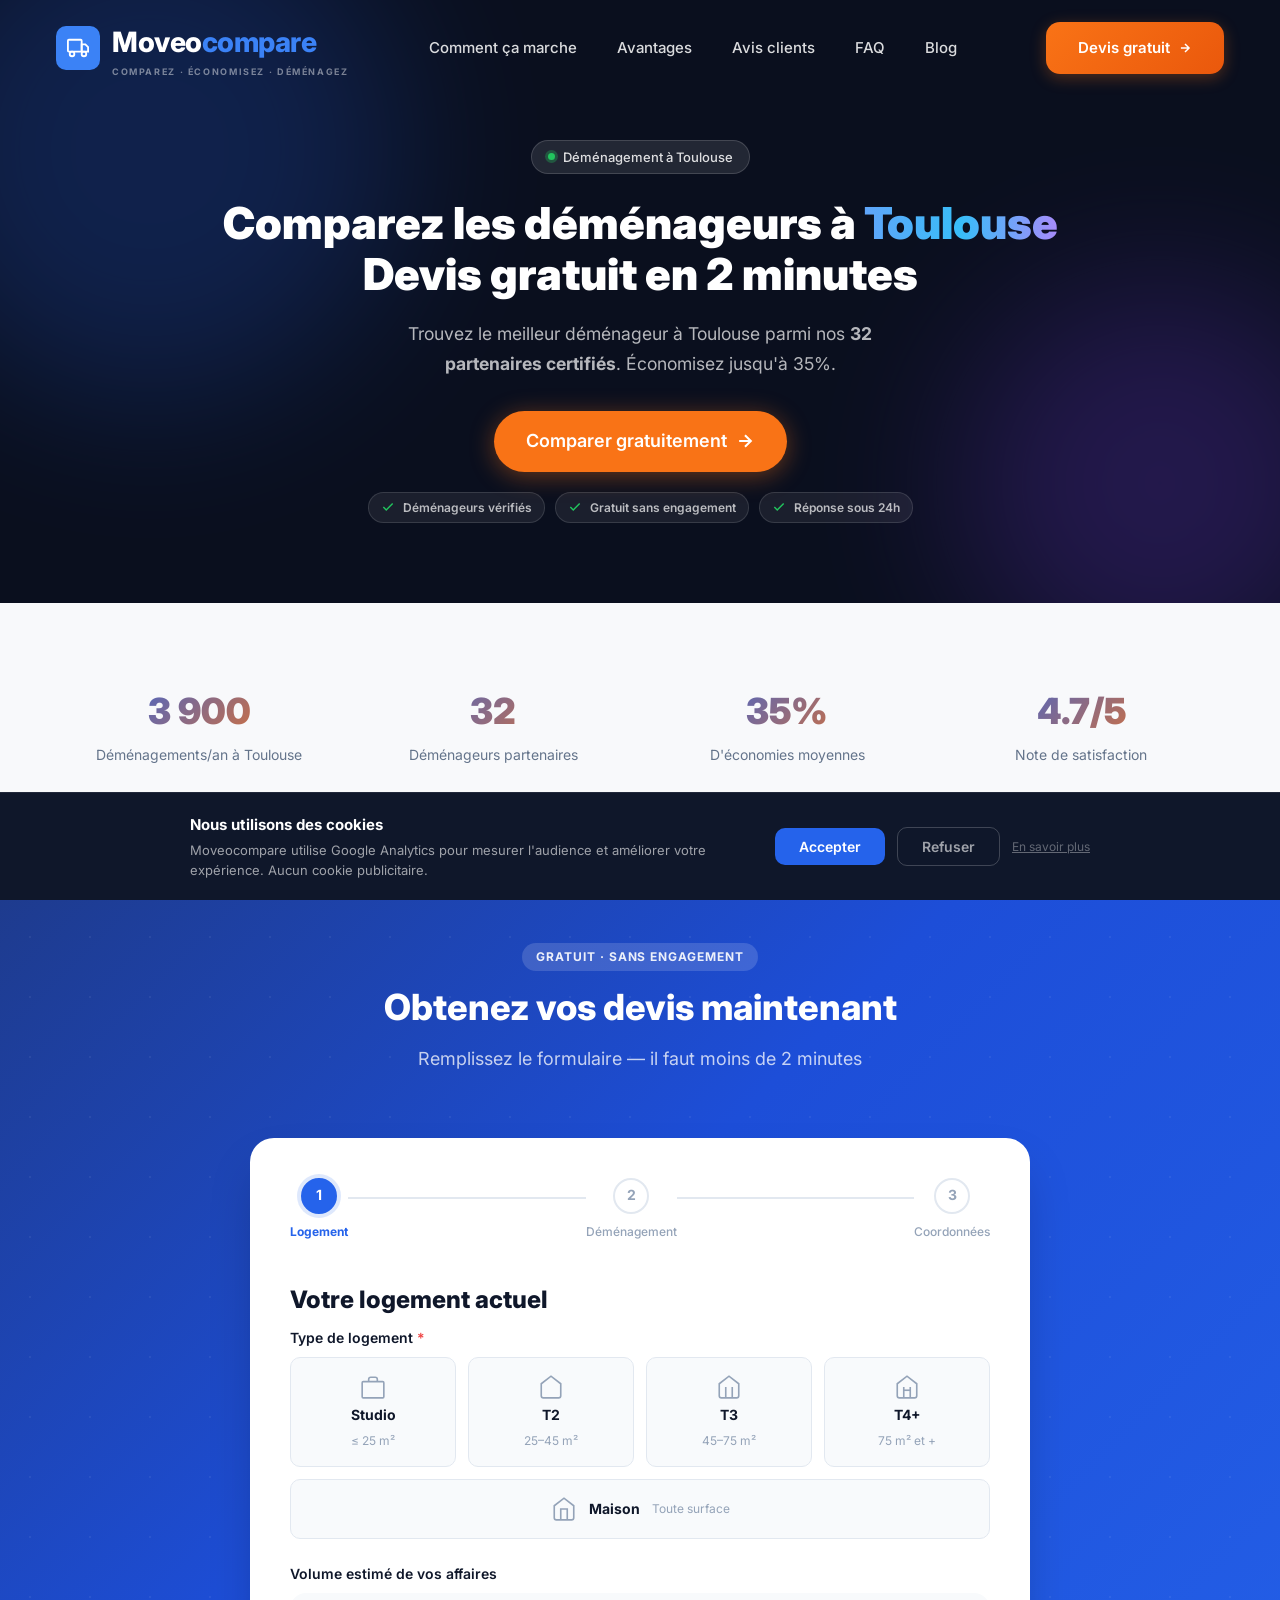
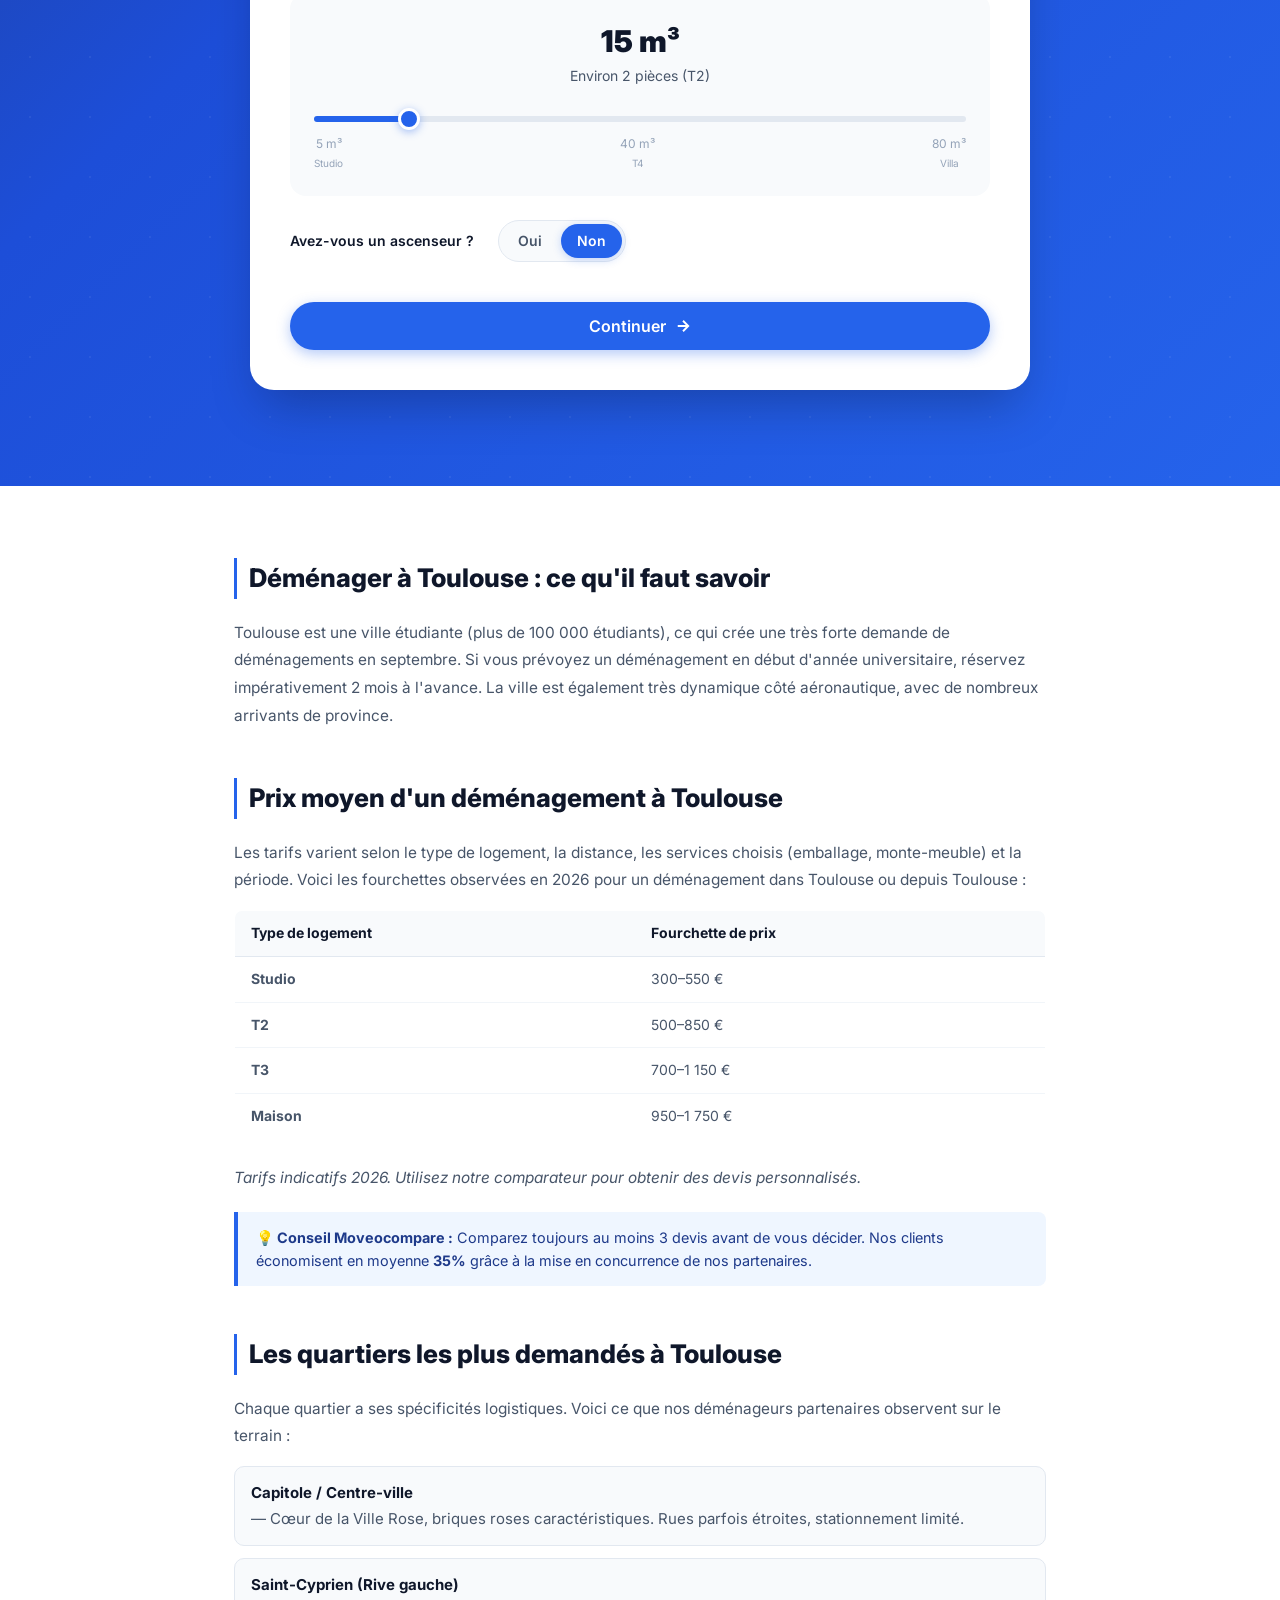
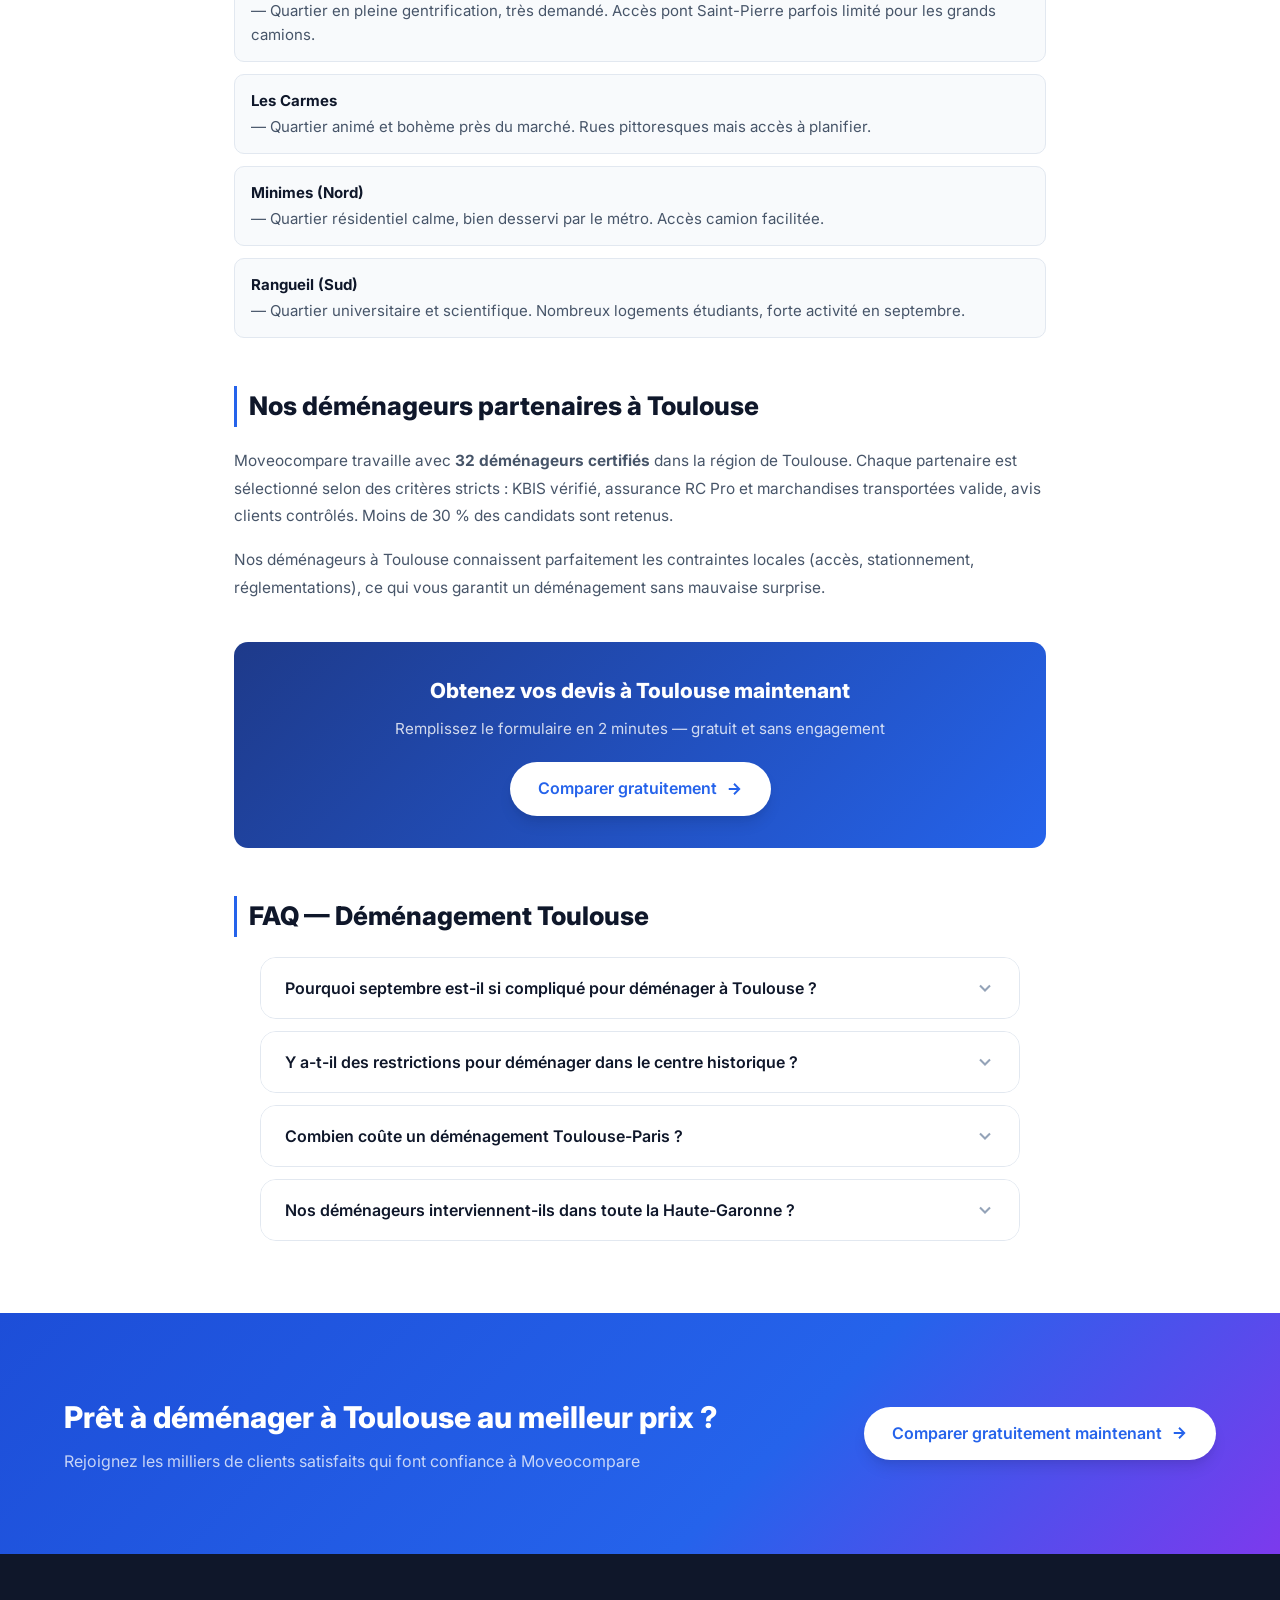
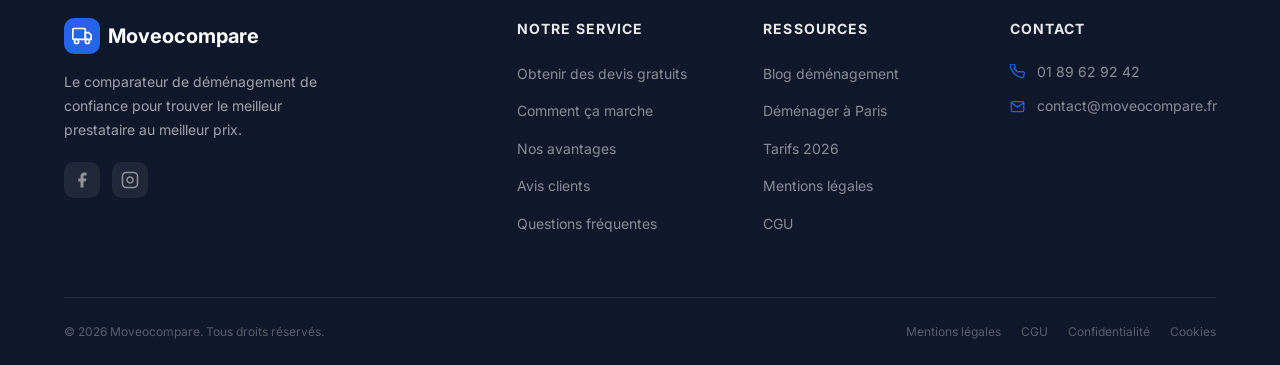
<file: villes/demenagement-toulouse.html>
<!DOCTYPE html>
<html lang="fr">
<head>
    <meta charset="UTF-8">
    <meta name="viewport" content="width=device-width, initial-scale=1.0">
    <title>Déménagement Toulouse — Comparez les devis gratuits | Moveocompare</title>
    <meta name="description" content="Comparez gratuitement les devis de déménageurs à Toulouse. Recevez jusqu'à 5 offres de déménageurs vérifiés sous 24h. Économisez jusqu'à 40%. 100% gratuit.">
    <meta name="robots" content="index, follow">
    <link rel="canonical" href="https://moveocompare.fr/villes/demenagement-toulouse.html">
    <meta property="og:type"        content="website">
    <meta property="og:url"         content="https://moveocompare.fr/villes/demenagement-toulouse.html">
    <meta property="og:title"       content="Déménagement Toulouse — Devis gratuits | Moveocompare">
    <meta property="og:description" content="Comparez gratuitement les devis de déménageurs à Toulouse. Jusqu'à 5 offres sous 24h. 100% gratuit.">
    <meta property="og:image"       content="https://moveocompare.fr/assets/logo/og-image.png">
    <meta property="og:site_name"   content="Moveocompare">
    <meta name="twitter:card"        content="summary_large_image">
    <meta name="twitter:title"       content="Déménagement Toulouse — Devis gratuits | Moveocompare">
    <meta name="twitter:description" content="Comparez les déménageurs à Toulouse. Jusqu'à 5 devis certifiés sous 24h. Gratuit.">
    <meta name="twitter:image"       content="https://moveocompare.fr/assets/logo/og-image.png">
    <link rel="icon" type="image/svg+xml" href="data:image/svg+xml,%3Csvg xmlns='http://www.w3.org/2000/svg' viewBox='0 0 32 32'%3E%3Crect width='32' height='32' rx='6' fill='%232563eb'/%3E%3Crect x='2' y='10' width='16' height='12' rx='1' fill='none' stroke='white' stroke-width='2'/%3E%3Cpolygon points='18 13 22 13 25 16 25 22 18 22 18 13' fill='none' stroke='white' stroke-width='2'/%3E%3Ccircle cx='7' cy='24' r='2.5' fill='white'/%3E%3Ccircle cx='22' cy='24' r='2.5' fill='white'/%3E%3C/svg%3E">
    <link rel="stylesheet" href="../css/styles.css">
    <link rel="preconnect" href="https://fonts.googleapis.com">
    <link rel="preconnect" href="https://fonts.gstatic.com" crossorigin>
    <link href="https://fonts.googleapis.com/css2?family=Inter:wght@300;400;500;600;700;800;900&display=swap" rel="stylesheet">
    <script>
    window.dataLayer = window.dataLayer || [];
    function gtag(){dataLayer.push(arguments);}
    function loadGA() {
      if (window.gaLoaded) return;
      window.gaLoaded = true;
      var s = document.createElement('script');
      s.async = true;
      s.src = 'https://www.googletagmanager.com/gtag/js?id=G-2BC8LJBT5D';
      document.head.appendChild(s);
      gtag('js', new Date());
      gtag('config', 'G-2BC8LJBT5D', { anonymize_ip: true });
      /* Google Ads conversion */
      var s2 = document.createElement('script');
      s2.async = true;
      s2.src = 'https://www.googletagmanager.com/gtag/js?id=AW-18203640088';
      document.head.appendChild(s2);
      gtag('config', 'AW-18203640088');
    }
    if (localStorage.getItem('cookieConsent') === 'accepted') { loadGA(); }
    </script>
    <script type="application/ld+json">
    {
      "@context": "https://schema.org",
      "@type": "LocalBusiness",
      "name": "Moveocompare",
      "url": "https://moveocompare.fr",
      "telephone": "+33189629242",
      "description": "Comparateur de devis de déménagement gratuit. Comparez jusqu'à 5 offres de déménageurs vérifiés à Toulouse.",
      "priceRange": "Gratuit",
      "address": {"@type": "PostalAddress", "addressCountry": "FR", "addressLocality": "Toulouse"},
      "image": "https://moveocompare.fr/assets/logo/og-image.png",
      "aggregateRating": {"@type": "AggregateRating", "ratingValue": "4.7", "reviewCount": "12847", "bestRating": "5"}
    }
    </script>
    <script type="application/ld+json">
    {
      "@context": "https://schema.org",
      "@type": "FAQPage",
      "mainEntity": [
        {
          "@type": "Question",
          "name": "Pourquoi septembre est-il si compliqué pour déménager à Toulouse ?",
          "acceptedAnswer": {"@type": "Answer", "text": "Toulouse accueille plus de 100 000 étudiants et de nombreux salariés d'Airbus et de la filière aéronautique. La rentrée de septembre crée un pic de déménagements sans précédent. Réservez votre déménageur dès juillet pour cette période."}
        },
        {
          "@type": "Question",
          "name": "Y a-t-il des restrictions pour déménager dans le centre historique ?",
          "acceptedAnswer": {"@type": "Answer", "text": "Oui, certaines rues du centre sont piétonnes ou en zone à accès réglementé. Nos partenaires toulousains obtiennent les autorisations nécessaires et connaissent les créneaux autorisés pour les livraisons."}
        },
        {
          "@type": "Question",
          "name": "Combien coûte un déménagement Toulouse-Paris ?",
          "acceptedAnswer": {"@type": "Answer", "text": "Pour un T2, comptez entre 800 et 1 400 € selon la période et les services. Obtenez jusqu'à 5 devis comparatifs en 2 minutes via notre formulaire."}
        },
        {
          "@type": "Question",
          "name": "Nos déménageurs interviennent-ils dans toute la Haute-Garonne ?",
          "acceptedAnswer": {"@type": "Answer", "text": "Oui, notre réseau couvre Toulouse et toute son agglomération (Colomiers, Blagnac, Tournefeuille, Muret...) ainsi que les départements voisins. Indiquez votre adresse complète dans le formulaire pour un devis précis."}
        }
      ]
    }
    </script>
    <style>
      .city-hero { background: #0a0f1e; position: relative; overflow: hidden; padding: 140px 0 80px; text-align: center; }
      .city-hero__blobs { position: absolute; inset: 0; pointer-events: none; overflow: hidden; }
      .city-hero__blob { position: absolute; border-radius: 50%; filter: blur(80px); opacity: .22; }
      .city-hero__blob--1 { width: 500px; height: 500px; background: #2563eb; top: -100px; left: -100px; }
      .city-hero__blob--2 { width: 400px; height: 400px; background: #7c3aed; bottom: -80px; right: -80px; }
      .city-hero .container { position: relative; z-index: 1; }
      .city-badge { display: inline-flex; align-items: center; gap: 8px; background: rgba(255,255,255,.1); border: 1px solid rgba(255,255,255,.15); color: rgba(255,255,255,.85); font-size: 13px; font-weight: 500; padding: .35rem 1rem; border-radius: 9999px; margin-bottom: 24px; }
      .city-badge-dot { width: 7px; height: 7px; background: #22c55e; border-radius: 50%; box-shadow: 0 0 0 3px rgba(34,197,94,.3); }
      .city-hero h1 { font-size: clamp(1.75rem, 4vw, 2.75rem); font-weight: 900; color: #fff; line-height: 1.15; margin-bottom: 20px; }
      .city-hero h1 span { background: linear-gradient(90deg,#60a5fa,#38bdf8,#a78bfa); -webkit-background-clip: text; -webkit-text-fill-color: transparent; background-clip: text; }
      .city-hero__sub { font-size: 1.1rem; color: rgba(255,255,255,.7); max-width: 560px; margin: 0 auto 32px; line-height: 1.7; }
      .city-stats { background: #f8f9fb; padding: 56px 0; }
      .city-stats__grid { display: grid; grid-template-columns: repeat(4,1fr); gap: 24px; }
      .city-stat { text-align: center; padding: 24px; }
      .city-stat__n { font-size: 2.25rem; font-weight: 900; background: linear-gradient(135deg,#2563eb,#f97316); -webkit-background-clip: text; -webkit-text-fill-color: transparent; background-clip: text; }
      .city-stat__l { font-size: .875rem; color: #64748b; margin-top: 4px; }
      .city-content { padding: 72px 0; }
      .city-content h2 { font-size: 1.6rem; font-weight: 800; color: #0f172a; margin: 48px 0 20px; padding-left: 12px; border-left: 3px solid #2563eb; }
      .city-content h2:first-child { margin-top: 0; }
      .city-content p { font-size: .9625rem; line-height: 1.8; color: #475569; margin-bottom: 16px; }
      .content-list { padding-left: 0; list-style: none; display: flex; flex-direction: column; gap: 12px; margin-bottom: 24px; }
      .content-list li { background: #f8fafc; border: 1px solid #e2e8f0; border-radius: 10px; padding: 14px 16px; font-size: .9375rem; color: #475569; line-height: 1.6; }
      .content-list li strong { color: #0f172a; display: block; margin-bottom: 2px; }
      .data-table { width: 100%; border-collapse: collapse; font-size: .875rem; margin: 16px 0 24px; border-radius: 8px; overflow: hidden; border: 1px solid #e2e8f0; }
      .data-table th { background: #f8fafc; font-weight: 700; color: #0f172a; text-align: left; padding: .7rem 1rem; border-bottom: 1px solid #e2e8f0; }
      .data-table td { padding: .7rem 1rem; border-bottom: 1px solid #f1f5f9; color: #475569; }
      .data-table tr:last-child td { border-bottom: none; }
      .tip-box { background: #eff6ff; border-left: 4px solid #2563eb; border-radius: 0 8px 8px 0; padding: 14px 18px; margin: 20px 0; font-size: .9rem; color: #1e3a8a; line-height: 1.6; }
      .city-cta-mid { background: linear-gradient(135deg,#1e3a8a,#2563eb); border-radius: 14px; padding: 32px; color: #fff; text-align: center; margin: 40px 0; }
      .city-cta-mid h3 { font-size: 1.3rem; font-weight: 800; margin-bottom: 8px; }
      .city-cta-mid p { color: rgba(255,255,255,.8); margin-bottom: 20px; font-size: .95rem; }
      @media(max-width:768px){
        .city-stats__grid { grid-template-columns: 1fr 1fr; }
        .city-hero { padding: 120px 20px 60px; }
      }
    </style>

    <!-- Google tag (gtag.js) — Google Ads AW-18203640088 -->
    <script async src="https://www.googletagmanager.com/gtag/js?id=AW-18203640088"></script>
    <script>
      window.dataLayer = window.dataLayer || [];
      function gtag(){dataLayer.push(arguments);}
      gtag('js', new Date());
      gtag('config', 'AW-18203640088');
    </script>
</head>
<body>

<header id="header" class="header">
        <!-- Logo -->
        <a href="../index.html" class="header__logo" aria-label="Moveocompare — Comparateur de déménagement">
            <div class="header__logo-icon">
                <svg width="22" height="22" viewBox="0 0 24 24" fill="none" stroke="currentColor" stroke-width="2">
                    <rect x="1" y="3" width="15" height="13" rx="1"/>
                    <polygon points="16 8 20 8 23 11 23 16 16 16 16 8"/>
                    <circle cx="5.5" cy="18.5" r="2.5"/>
                    <circle cx="18.5" cy="18.5" r="2.5"/>
                </svg>
            </div>
            <div class="header__logo-brand">
                <span class="header__logo-text">Moveo<span>compare</span></span>
                <span class="header__tagline">COMPAREZ · ÉCONOMISEZ · DÉMÉNAGEZ</span>
            </div>
        </a>

        <!-- Navigation desktop + overlay mobile -->
        <nav class="header__nav" id="nav">
            <!-- Liens principaux (avec flèche sur mobile) -->
            <a href="../index.html#comment-ca-marche"><span>Comment ça marche</span></a>
            <a href="../index.html#avantages"><span>Avantages</span></a>
            <a href="../index.html#temoignages"><span>Avis clients</span></a>
            <a href="../index.html#faq"><span>FAQ</span></a>
            <a href="../blog.html"><span>Blog</span></a>
            <!-- Bouton CTA visible uniquement dans l'overlay mobile -->
            <a href="../index.html#comparateur" class="nav-mobile-cta">Devis gratuit</a>
            <!-- Liens secondaires bas d'overlay (mobile uniquement) -->
            <div class="nav-mobile-secondary">
                <a href="../mentions-legales.html">Mentions légales</a>
                <span aria-hidden="true">·</span>
                <a href="../politique-confidentialite.html">Confidentialité</a>
            </div>
        </nav>

        <!-- CTA + Hamburger -->
        <a href="../index.html#comparateur" class="header__cta">
            Devis gratuit
            <svg width="14" height="14" viewBox="0 0 24 24" fill="none" stroke="currentColor" stroke-width="2.5"><path d="M5 12h14M12 5l7 7-7 7"/></svg>
        </a>
        <button class="menu-toggle" id="menuToggle" aria-label="Ouvrir le menu" aria-expanded="false">
            <span></span><span></span>
        </button>
    </header>


    <!-- ============================================================
         MENU MOBILE — structure flex avec footer poussé en bas
         (évite toute superposition de contenu)
    ============================================================ -->
    <div class="mobile-menu" id="mobileMenu" aria-hidden="true">
        <nav class="mobile-menu__nav">
            <a href="../index.html#comment-ca-marche">Comment ça marche <span>→</span></a>
            <a href="../index.html#avantages">Avantages <span>→</span></a>
            <a href="../index.html#temoignages">Avis clients <span>→</span></a>
            <a href="../index.html#faq">FAQ <span>→</span></a>
            <a href="../blog.html">Blog <span>→</span></a>
        </nav>
        <div class="mobile-menu__footer">
            <a href="../index.html#comparateur" class="mobile-menu__cta">Devis gratuit →</a>
            <div class="mobile-menu__legal">
                <a href="../mentions-legales.html">Mentions légales</a>
                <span>·</span>
                <a href="../politique-confidentialite.html">Confidentialité</a>
            </div>
        </div>
    </div>

<main>

    <!-- ── HERO LOCAL ── -->
    <section class="city-hero">
        <div class="city-hero__blobs" aria-hidden="true">
            <div class="city-hero__blob city-hero__blob--1"></div>
            <div class="city-hero__blob city-hero__blob--2"></div>
        </div>
        <div class="container">
            <div class="city-badge">
                <span class="city-badge-dot"></span>
                Déménagement à Toulouse
            </div>
            <h1>Comparez les déménageurs à <span>Toulouse</span><br>Devis gratuit en 2 minutes</h1>
            <p class="city-hero__sub">Trouvez le meilleur déménageur à Toulouse parmi nos <strong>32 partenaires certifiés</strong>. Économisez jusqu'à 35%.</p>
            <a href="#comparateur" class="btn btn--hero-primary btn--xl" style="min-height:52px">
                Comparer gratuitement
                <svg width="20" height="20" viewBox="0 0 24 24" fill="none" stroke="currentColor" stroke-width="2.5"><path d="M5 12h14M12 5l7 7-7 7"/></svg>
            </a>
            <div style="display:flex;flex-wrap:wrap;justify-content:center;gap:10px;margin-top:20px">
                <span class="trust-pill"><svg width="14" height="14" viewBox="0 0 24 24" fill="none" stroke="currentColor" stroke-width="2.5"><path d="M20 6L9 17l-5-5"/></svg>Déménageurs vérifiés</span>
                <span class="trust-pill"><svg width="14" height="14" viewBox="0 0 24 24" fill="none" stroke="currentColor" stroke-width="2.5"><path d="M20 6L9 17l-5-5"/></svg>Gratuit sans engagement</span>
                <span class="trust-pill"><svg width="14" height="14" viewBox="0 0 24 24" fill="none" stroke="currentColor" stroke-width="2.5"><path d="M20 6L9 17l-5-5"/></svg>Réponse sous 24h</span>
            </div>
        </div>
    </section>

    <!-- ── STATS LOCALES ── -->
    <section class="city-stats">
        <div class="container">
            <div class="city-stats__grid">
                <div class="city-stat"><div class="city-stat__n">3 900</div><div class="city-stat__l">Déménagements/an à Toulouse</div></div>
                <div class="city-stat"><div class="city-stat__n">32</div><div class="city-stat__l">Déménageurs partenaires</div></div>
                <div class="city-stat"><div class="city-stat__n">35%</div><div class="city-stat__l">D'économies moyennes</div></div>
                <div class="city-stat"><div class="city-stat__n">4.7/5</div><div class="city-stat__l">Note de satisfaction</div></div>
            </div>
        </div>
    </section>

    <!-- ── FORMULAIRE ── -->

<section class="comparateur" id="comparateur">
            <div class="comparateur__bg" aria-hidden="true"></div>
            <div class="container">
                <div class="section-header" data-fade>
                    <span class="section-badge section-badge--light">Gratuit · Sans engagement</span>
                    <h2 class="section-title section-title--light">Obtenez vos devis maintenant</h2>
                    <p class="section-subtitle section-subtitle--light">Remplissez le formulaire — il faut moins de 2 minutes</p>
                </div>

                <div class="form-card" data-fade>
                    <!-- Barre de progression -->
                    <div class="progress-wrap" id="progressWrap">
                        <div class="progress-steps"
                             role="progressbar"
                             aria-valuenow="1"
                             aria-valuemin="1"
                             aria-valuemax="3"
                             aria-label="Étape 1 sur 3 — Votre logement"
                             id="progressStepsBar">
                            <div class="progress-step active" data-step-indicator="1">
                                <div class="progress-step__bubble">
                                    <span class="progress-step__num">1</span>
                                    <svg class="progress-step__check" width="14" height="14" viewBox="0 0 24 24" fill="none" stroke="currentColor" stroke-width="3"><path d="M20 6L9 17l-5-5"/></svg>
                                </div>
                                <span class="progress-step__label">Logement</span>
                            </div>
                            <div class="progress-step__line"></div>
                            <div class="progress-step" data-step-indicator="2">
                                <div class="progress-step__bubble">
                                    <span class="progress-step__num">2</span>
                                    <svg class="progress-step__check" width="14" height="14" viewBox="0 0 24 24" fill="none" stroke="currentColor" stroke-width="3"><path d="M20 6L9 17l-5-5"/></svg>
                                </div>
                                <span class="progress-step__label">Déménagement</span>
                            </div>
                            <div class="progress-step__line"></div>
                            <div class="progress-step" data-step-indicator="3">
                                <div class="progress-step__bubble">
                                    <span class="progress-step__num">3</span>
                                    <svg class="progress-step__check" width="14" height="14" viewBox="0 0 24 24" fill="none" stroke="currentColor" stroke-width="3"><path d="M20 6L9 17l-5-5"/></svg>
                                </div>
                                <span class="progress-step__label">Coordonnées</span>
                            </div>
                        </div>
                    </div>

                    <!-- Formulaire -->
                    <form id="comparateurForm" novalidate>

                        <!-- ─── Champs cachés Web3Forms (soumis avec le payload JSON) ─── -->
                        <input type="hidden" name="access_key" value="359a5eac-9efd-40db-8161-8afedf4d0d2b">
                        <input type="hidden" name="subject" value="Lead Toulouse — Moveocompare">
                        <input type="hidden" name="from_name" value="Moveocompare">
                        <!-- Honeypot anti-spam : doit rester décoché -->
                        <input type="checkbox" name="botcheck" style="display:none" tabindex="-1" aria-hidden="true">

                        <!-- ─── Étape 1 : Logement + Volume ─── -->
                        <div class="form-step form-step--active" id="step1">
                            <h3 class="form-step__title">Votre logement actuel</h3>

                            <!-- Type de logement -->
                            <div class="field-group">
                                <label class="field-label">Type de logement <span class="required">*</span></label>
                                <div class="option-grid" id="optionGridLogement">
                                    <label class="option-tile">
                                        <input type="radio" name="logement" value="studio" required>
                                        <div class="option-tile__body">
                                            <svg width="26" height="26" viewBox="0 0 24 24" fill="none" stroke="currentColor" stroke-width="1.5"><rect x="2" y="7" width="20" height="15" rx="1"/><path d="M16 7V5a2 2 0 00-2-2h-4a2 2 0 00-2 2v2"/></svg>
                                            <strong>Studio</strong>
                                            <small>≤ 25 m²</small>
                                        </div>
                                    </label>
                                    <label class="option-tile">
                                        <input type="radio" name="logement" value="t2">
                                        <div class="option-tile__body">
                                            <svg width="26" height="26" viewBox="0 0 24 24" fill="none" stroke="currentColor" stroke-width="1.5"><path d="M3 9l9-7 9 7v11a2 2 0 01-2 2H5a2 2 0 01-2-2z"/></svg>
                                            <strong>T2</strong>
                                            <small>25–45 m²</small>
                                        </div>
                                    </label>
                                    <label class="option-tile">
                                        <input type="radio" name="logement" value="t3">
                                        <div class="option-tile__body">
                                            <svg width="26" height="26" viewBox="0 0 24 24" fill="none" stroke="currentColor" stroke-width="1.5"><path d="M3 9l9-7 9 7v11a2 2 0 01-2 2H5a2 2 0 01-2-2z"/><line x1="9" y1="22" x2="9" y2="12"/><line x1="15" y1="22" x2="15" y2="12"/></svg>
                                            <strong>T3</strong>
                                            <small>45–75 m²</small>
                                        </div>
                                    </label>
                                    <label class="option-tile">
                                        <input type="radio" name="logement" value="t4">
                                        <div class="option-tile__body">
                                            <svg width="26" height="26" viewBox="0 0 24 24" fill="none" stroke="currentColor" stroke-width="1.5"><path d="M3 9l9-7 9 7v11a2 2 0 01-2 2H5a2 2 0 01-2-2z"/><line x1="9" y1="22" x2="9" y2="12"/><line x1="15" y1="22" x2="15" y2="12"/><line x1="9" y1="15" x2="15" y2="15"/></svg>
                                            <strong>T4+</strong>
                                            <small>75 m² et +</small>
                                        </div>
                                    </label>
                                    <label class="option-tile option-tile--wide">
                                        <input type="radio" name="logement" value="maison">
                                        <div class="option-tile__body">
                                            <svg width="26" height="26" viewBox="0 0 24 24" fill="none" stroke="currentColor" stroke-width="1.5"><path d="M3 9l9-7 9 7v11a2 2 0 01-2 2H5a2 2 0 01-2-2z"/><path d="M9 22V12h6v10"/></svg>
                                            <strong>Maison</strong>
                                            <small>Toute surface</small>
                                        </div>
                                    </label>
                                </div>
                                <p class="field-error hidden" id="err-logement">Veuillez sélectionner un type de logement</p>
                            </div>

                            <!-- Volume estimé (slider) -->
                            <div class="field-group">
                                <label class="field-label" for="volume">Volume estimé de vos affaires</label>
                                <div class="slider-wrap">
                                    <div class="slider-display">
                                        <span id="volumeVal">15</span> m³
                                        <small id="volumeHint">Environ 2–3 pièces</small>
                                    </div>
                                    <input type="range" id="volume" name="volume"
                                           min="5" max="80" value="15" step="5"
                                           class="slider" aria-label="Volume en m³">
                                    <div class="slider-labels">
                                        <span>5 m³<br><small>Studio</small></span>
                                        <span>40 m³<br><small>T4</small></span>
                                        <span>80 m³<br><small>Villa</small></span>
                                    </div>
                                </div>
                            </div>

                            <!-- Ascenseur -->
                            <div class="field-group field-group--inline">
                                <label class="field-label">Avez-vous un ascenseur ?</label>
                                <div class="radio-toggle">
                                    <label class="radio-toggle__item">
                                        <input type="radio" name="ascenseur" value="oui">
                                        <span>Oui</span>
                                    </label>
                                    <label class="radio-toggle__item">
                                        <input type="radio" name="ascenseur" value="non" checked>
                                        <span>Non</span>
                                    </label>
                                </div>
                            </div>

                            <!-- Étage (affiché uniquement pour T2, T3, T4) -->
                            <div class="field-group field-group--inline hidden" id="etageGroup">
                                <label class="field-label" for="etage">Étage</label>
                                <select id="etage" name="etage" class="field-input field-select" style="max-width:180px">
                                    <option value="rdc">Rez-de-chaussée</option>
                                    <option value="1">1er étage</option>
                                    <option value="2">2ème étage</option>
                                    <option value="3">3ème étage</option>
                                    <option value="4">4ème étage</option>
                                    <option value="5">5ème étage</option>
                                    <option value="6+">6ème étage et +</option>
                                </select>
                            </div>

                            <button type="button" class="btn btn--primary btn--full btn--lg mt-4"
                                    onclick="goToStep(2)"
                                    aria-label="Continuer vers l'étape 2 : votre déménagement">
                                Continuer
                                <svg width="18" height="18" viewBox="0 0 24 24" fill="none" stroke="currentColor" stroke-width="2.5"><path d="M5 12h14M12 5l7 7-7 7"/></svg>
                            </button>
                        </div>

                        <!-- ─── Étape 2 : Dates + Villes ─── -->
                        <div class="form-step" id="step2">
                            <h3 class="form-step__title">Votre déménagement</h3>

                            <!-- ── Adresse de départ (1 seul champ avec autocomplétion) ── -->
                            <div class="address-block">
                                <div class="address-block__header">
                                    <svg width="14" height="14" viewBox="0 0 24 24" fill="none" stroke="currentColor" stroke-width="2.5"><path d="M21 10c0 7-9 13-9 13s-9-6-9-13a9 9 0 0118 0z"/><circle cx="12" cy="10" r="3"/></svg>
                                    Départ
                                </div>
                                <div class="field-group">
                                    <label class="field-label" for="adresseDepart">Adresse complète <span class="required">*</span></label>
                                    <div class="input-icon-wrap" id="wrap-adresseDepart">
                                        <svg class="input-ico" width="16" height="16" viewBox="0 0 24 24" fill="none" stroke="currentColor" stroke-width="2"><path d="M21 10c0 7-9 13-9 13s-9-6-9-13a9 9 0 0118 0z"/><circle cx="12" cy="10" r="3"/></svg>
                                        <input type="text" id="adresseDepart" name="adresseDepart"
                                               placeholder="15 Rue de la Paix, Paris"
                                               class="field-input" required autocomplete="off">
                                        <div id="dropdownDepart" class="ac-dropdown"></div>
                                    </div>
                                    <p class="field-error hidden" id="err-adresseDepart">Veuillez indiquer l'adresse de départ (min. 5 caractères)</p>
                                </div>
                            </div>

                            <!-- ── Adresse d'arrivée (1 seul champ avec autocomplétion) ── -->
                            <div class="address-block">
                                <div class="address-block__header">
                                    <svg width="14" height="14" viewBox="0 0 24 24" fill="none" stroke="currentColor" stroke-width="2.5"><path d="M21 10c0 7-9 13-9 13s-9-6-9-13a9 9 0 0118 0z"/><circle cx="12" cy="10" r="3"/></svg>
                                    Arrivée
                                </div>
                                <div class="field-group">
                                    <label class="field-label" for="adresseArrivee">Adresse complète <span class="required">*</span></label>
                                    <div class="input-icon-wrap" id="wrap-adresseArrivee">
                                        <svg class="input-ico" width="16" height="16" viewBox="0 0 24 24" fill="none" stroke="currentColor" stroke-width="2"><path d="M21 10c0 7-9 13-9 13s-9-6-9-13a9 9 0 0118 0z"/><circle cx="12" cy="10" r="3"/></svg>
                                        <input type="text" id="adresseArrivee" name="adresseArrivee"
                                               placeholder="8 Avenue des Fleurs, Lyon"
                                               class="field-input" required autocomplete="off">
                                        <div id="dropdownArrivee" class="ac-dropdown"></div>
                                    </div>
                                    <p class="field-error hidden" id="err-adresseArrivee">Veuillez indiquer l'adresse d'arrivée (min. 5 caractères)</p>
                                </div>
                            </div>

                            <div class="form-row">
                                <div class="field-group">
                                    <label class="field-label" for="dateDemo">Date souhaitée <span class="required">*</span></label>
                                    <!-- Pas d'icône custom : l'input[type=date] a sa propre icône navigateur -->
                                    <input type="date" id="dateDemo" name="dateDemo"
                                           class="field-input" required>
                                    <p class="field-error hidden" id="err-dateDemo">Veuillez indiquer une date</p>
                                </div>
                                <div class="field-group">
                                    <label class="field-label" for="flexibilite">Flexibilité</label>
                                    <select id="flexibilite" name="flexibilite" class="field-input field-select">
                                        <option value="fixe">Date fixe</option>
                                        <option value="semaine">± 1 semaine</option>
                                        <option value="mois">± 1 mois</option>
                                        <option value="flexible">Très flexible</option>
                                    </select>
                                </div>
                            </div>

                            <!-- Services supplémentaires -->
                            <div class="field-group">
                                <label class="field-label">Services supplémentaires</label>
                                <div class="checkbox-grid">
                                    <label class="cb-option">
                                        <input type="checkbox" name="services[]" value="emballage">
                                        <span class="cb-custom"></span>
                                        <span class="cb-label">Emballage des affaires</span>
                                    </label>
                                    <label class="cb-option">
                                        <input type="checkbox" name="services[]" value="deballage">
                                        <span class="cb-custom"></span>
                                        <span class="cb-label">Déballage à l'arrivée</span>
                                    </label>
                                    <label class="cb-option">
                                        <input type="checkbox" name="services[]" value="montage">
                                        <span class="cb-custom"></span>
                                        <span class="cb-label">Montage des meubles</span>
                                    </label>
                                    <label class="cb-option">
                                        <input type="checkbox" name="services[]" value="garde-meuble">
                                        <span class="cb-custom"></span>
                                        <span class="cb-label">Garde-meubles</span>
                                    </label>
                                </div>
                            </div>

                            <div class="form-nav">
                                <button type="button" class="btn btn--ghost" onclick="goToStep(1)">
                                    <svg width="16" height="16" viewBox="0 0 24 24" fill="none" stroke="currentColor" stroke-width="2.5"><path d="M19 12H5M12 19l-7-7 7-7"/></svg>
                                    Retour
                                </button>
                                <button type="button" class="btn btn--primary btn--lg" onclick="goToStep(3)">
                                    Continuer
                                    <svg width="18" height="18" viewBox="0 0 24 24" fill="none" stroke="currentColor" stroke-width="2.5"><path d="M5 12h14M12 5l7 7-7 7"/></svg>
                                </button>
                            </div>
                        </div>

                        <!-- ─── Étape 3 : Coordonnées ─── -->
                        <div class="form-step" id="step3">
                            <h3 class="form-step__title">Vos coordonnées</h3>
                            <p class="form-step__sub">Pour recevoir vos devis personnalisés par email</p>

                            <div class="form-row">
                                <div class="field-group">
                                    <label class="field-label" for="prenom">Prénom <span class="required">*</span></label>
                                    <input type="text" id="prenom" name="prenom"
                                           placeholder="Jean" class="field-input" required autocomplete="given-name">
                                    <p class="field-error hidden" id="err-prenom">Veuillez indiquer votre prénom</p>
                                </div>
                                <div class="field-group">
                                    <label class="field-label" for="nom">Nom <span class="required">*</span></label>
                                    <input type="text" id="nom" name="nom"
                                           placeholder="Dupont" class="field-input" required autocomplete="family-name">
                                    <p class="field-error hidden" id="err-nom">Veuillez indiquer votre nom</p>
                                </div>
                            </div>

                            <div class="field-group">
                                <label class="field-label" for="email">Adresse email <span class="required">*</span></label>
                                <div class="input-icon-wrap">
                                    <svg class="input-ico" width="16" height="16" viewBox="0 0 24 24" fill="none" stroke="currentColor" stroke-width="2"><path d="M4 4h16c1.1 0 2 .9 2 2v12c0 1.1-.9 2-2 2H4c-1.1 0-2-.9-2-2V6c0-1.1.9-2 2-2z"/><polyline points="22,6 12,13 2,6"/></svg>
                                    <input type="email" id="email" name="email"
                                           placeholder="jean.dupont@email.com" class="field-input" required autocomplete="email">
                                </div>
                                <p class="field-error hidden" id="err-email">Veuillez indiquer un email valide</p>
                            </div>

                            <div class="field-group">
                                <label class="field-label" for="telephone">Numéro de téléphone <span class="required">*</span></label>
                                <div class="input-icon-wrap">
                                    <svg class="input-ico" width="16" height="16" viewBox="0 0 24 24" fill="none" stroke="currentColor" stroke-width="2"><path d="M22 16.92v3a2 2 0 01-2.18 2 19.79 19.79 0 01-8.63-3.07A19.5 19.5 0 013.07 9.8 19.79 19.79 0 01.14 1.12 2 2 0 012.11 0h3a2 2 0 012 1.72c.127.96.361 1.903.7 2.81a2 2 0 01-.45 2.11L6.91 7.09a16 16 0 006 6l.54-.54a2 2 0 012.11-.45c.907.339 1.85.573 2.81.7A2 2 0 0122 16.92z"/></svg>
                                    <input type="tel" id="telephone" name="telephone"
                                           placeholder="06 00 00 00 00" class="field-input" required autocomplete="tel">
                                </div>
                                <p class="field-error hidden" id="err-telephone">Veuillez indiquer un numéro valide</p>
                            </div>

                            <!-- CGV -->
                            <div class="field-group">
                                <label class="cb-option cb-option--cgv">
                                    <input type="checkbox" name="cgv" id="cgv" required>
                                    <span class="cb-custom"></span>
                                    <span class="cb-label">
                                        J'accepte les <a href="../cgu.html" class="text-link" target="_blank">conditions générales d'utilisation</a>
                                        et la <a href="../politique-confidentialite.html" class="text-link" target="_blank">politique de confidentialité</a>
                                    </span>
                                </label>
                                <p class="field-error hidden" id="err-cgv">Vous devez accepter les conditions pour continuer</p>
                            </div>

                            <!-- Consentement RGPD distinct — obligatoire -->
                            <div class="field-group">
                                <label class="cb-option cb-option--rgpd">
                                    <input type="checkbox" name="rgpd" id="rgpd" required>
                                    <span class="cb-custom"></span>
                                    <span class="cb-label">
                                        J'accepte que mes données soient transmises aux déménageurs partenaires
                                        afin de recevoir des devis personnalisés.
                                        <a href="../politique-confidentialite.html" class="text-link" target="_blank">Consultez notre politique de confidentialité.</a>
                                    </span>
                                </label>
                                <p class="field-error hidden" id="err-rgpd">Veuillez accepter le traitement de vos données pour continuer</p>
                            </div>

                            <div class="form-nav">
                                <button type="button" class="btn btn--ghost" onclick="goToStep(2)">
                                    <svg width="16" height="16" viewBox="0 0 24 24" fill="none" stroke="currentColor" stroke-width="2.5"><path d="M19 12H5M12 19l-7-7 7-7"/></svg>
                                    Retour
                                </button>
                                <button type="submit" class="btn btn--primary btn--lg btn--submit" id="submitBtn">
                                    <span id="submitText">Recevoir mes devis gratuits</span>
                                    <svg id="submitArrow" width="18" height="18" viewBox="0 0 24 24" fill="none" stroke="currentColor" stroke-width="2.5"><path d="M5 12h14M12 5l7 7-7 7"/></svg>
                                    <svg id="submitSpinner" class="spin hidden" width="18" height="18" viewBox="0 0 24 24" fill="none" stroke="currentColor" stroke-width="2.5"><path d="M12 2a10 10 0 0110 10"/></svg>
                                </button>
                            </div>

                            <!-- Message d'erreur global (affiché si l'envoi Web3Forms échoue) -->
                            <p class="field-error field-error--submit hidden" id="err-submit">
                                <svg width="14" height="14" viewBox="0 0 24 24" fill="none" stroke="currentColor" stroke-width="2"><circle cx="12" cy="12" r="10"/><line x1="12" y1="8" x2="12" y2="12"/><line x1="12" y1="16" x2="12.01" y2="16"/></svg>
                                Une erreur est survenue, veuillez réessayer.
                            </p>

                            <p class="form-security-note">
                                <svg width="13" height="13" viewBox="0 0 24 24" fill="none" stroke="currentColor" stroke-width="2"><rect x="3" y="11" width="18" height="11" rx="2"/><path d="M7 11V7a5 5 0 0110 0v4"/></svg>
                                Données chiffrées SSL · Jamais revendues · Conformité RGPD
                            </p>
                        </div>

                    </form>

                    <!-- ─── Écran de confirmation ─── -->
                    <div class="form-confirmation hidden" id="formConfirmation">
                        <div class="confirmation__anim">
                            <svg class="checkmark-svg" viewBox="0 0 52 52" fill="none" xmlns="http://www.w3.org/2000/svg">
                                <circle class="checkmark-circle" cx="26" cy="26" r="24" stroke="var(--color-success)" stroke-width="2.5"/>
                                <path class="checkmark-check" d="M14 26l8 9 16-18"
                                      stroke="var(--color-success)" stroke-width="3"
                                      stroke-linecap="round" stroke-linejoin="round"/>
                            </svg>
                        </div>
                        <h3 class="confirmation__title">Demande enregistrée !</h3>
                        <p class="confirmation__text">
                            Merci <strong id="confPrenom"></strong> ! Votre demande a bien été enregistrée.
                            Nos déménageurs partenaires vous recontacteront <strong>sous 24h</strong>.
                        </p>
                        <div class="confirm-steps">
                            <div class="confirm-step">
                                <div class="confirm-step__icon">
                                    <svg width="28" height="28" viewBox="0 0 24 24" fill="none" stroke="#3b82f6" stroke-width="2" stroke-linecap="round" stroke-linejoin="round">
                                        <polyline points="20 6 9 17 4 12"/>
                                    </svg>
                                </div>
                                <p class="confirm-step__text">Demande enregistrée</p>
                            </div>
                            <div class="confirm-step">
                                <div class="confirm-step__icon">
                                    <svg width="28" height="28" viewBox="0 0 24 24" fill="none" stroke="#3b82f6" stroke-width="2" stroke-linecap="round" stroke-linejoin="round">
                                        <circle cx="11" cy="11" r="8"/>
                                        <line x1="21" y1="21" x2="16.65" y2="16.65"/>
                                    </svg>
                                </div>
                                <p class="confirm-step__text">Recherche des meilleurs<br>déménageurs en cours</p>
                            </div>
                            <div class="confirm-step">
                                <div class="confirm-step__icon">
                                    <svg width="28" height="28" viewBox="0 0 24 24" fill="none" stroke="#3b82f6" stroke-width="1.8" stroke-linecap="round" stroke-linejoin="round">
                                        <path d="M6.6 10.8c1.4 2.8 3.8 5.1 6.6 6.6l2.2-2.2c.3-.3.7-.4 1-.2 1.1.4 2.3.6 3.6.6.6 0 1 .4 1 1V20c0 .6-.4 1-1 1C9.6 21 3 14.4 3 6c0-.6.4-1 1-1h3.5c.6 0 1 .4 1 1 0 1.3.2 2.5.6 3.6.1.3 0 .7-.2 1L6.6 10.8z"/>
                                    </svg>
                                </div>
                                <p class="confirm-step__text">Vous serez contacté sous 24h</p>
                            </div>
                        </div>
                        <button class="btn btn--ghost mt-2" onclick="resetForm()">Faire une nouvelle demande</button>
                    </div>

                </div><!-- /.form-card -->
            </div>
        </section>

    <!-- ── CONTENU ÉDITORIAL ── -->
    <section class="city-content">
        <div class="container" style="max-width:860px">

            <h2>Déménager à Toulouse : ce qu'il faut savoir</h2>
            <p>Toulouse est une ville étudiante (plus de 100 000 étudiants), ce qui crée une très forte demande de déménagements en septembre. Si vous prévoyez un déménagement en début d'année universitaire, réservez impérativement 2 mois à l'avance. La ville est également très dynamique côté aéronautique, avec de nombreux arrivants de province.</p>

            <h2>Prix moyen d'un déménagement à Toulouse</h2>
            <p>Les tarifs varient selon le type de logement, la distance, les services choisis (emballage, monte-meuble) et la période. Voici les fourchettes observées en 2026 pour un déménagement dans Toulouse ou depuis Toulouse :</p>
            
            <table class="data-table">
                <thead><tr><th>Type de logement</th><th>Fourchette de prix</th></tr></thead>
                <tbody><tr><td><strong>Studio</strong></td><td>300–550 €</td></tr><tr><td><strong>T2</strong></td><td>500–850 €</td></tr><tr><td><strong>T3</strong></td><td>700–1 150 €</td></tr><tr><td><strong>Maison</strong></td><td>950–1 750 €</td></tr></tbody>
            </table>
            <p><em>Tarifs indicatifs 2026. Utilisez notre comparateur pour obtenir des devis personnalisés.</em></p>

            <div class="tip-box">
                <strong>💡 Conseil Moveocompare :</strong> Comparez toujours au moins 3 devis avant de vous décider. Nos clients économisent en moyenne <strong>35%</strong> grâce à la mise en concurrence de nos partenaires.
            </div>

            <h2>Les quartiers les plus demandés à Toulouse</h2>
            <p>Chaque quartier a ses spécificités logistiques. Voici ce que nos déménageurs partenaires observent sur le terrain :</p>
            <ul class="content-list"><li><strong>Capitole / Centre-ville</strong> — Cœur de la Ville Rose, briques roses caractéristiques. Rues parfois étroites, stationnement limité.</li><li><strong>Saint-Cyprien (Rive gauche)</strong> — Quartier en pleine gentrification, très demandé. Accès pont Saint-Pierre parfois limité pour les grands camions.</li><li><strong>Les Carmes</strong> — Quartier animé et bohème près du marché. Rues pittoresques mais accès à planifier.</li><li><strong>Minimes (Nord)</strong> — Quartier résidentiel calme, bien desservi par le métro. Accès camion facilitée.</li><li><strong>Rangueil (Sud)</strong> — Quartier universitaire et scientifique. Nombreux logements étudiants, forte activité en septembre.</li></ul>

            <h2>Nos déménageurs partenaires à Toulouse</h2>
            <p>Moveocompare travaille avec <strong>32 déménageurs certifiés</strong> dans la région de Toulouse. Chaque partenaire est sélectionné selon des critères stricts : KBIS vérifié, assurance RC Pro et marchandises transportées valide, avis clients contrôlés. Moins de 30 % des candidats sont retenus.</p>
            <p>Nos déménageurs à Toulouse connaissent parfaitement les contraintes locales (accès, stationnement, réglementations), ce qui vous garantit un déménagement sans mauvaise surprise.</p>

            <div class="city-cta-mid">
                <h3>Obtenez vos devis à Toulouse maintenant</h3>
                <p>Remplissez le formulaire en 2 minutes — gratuit et sans engagement</p>
                <a href="#comparateur" class="btn btn--white btn--lg">
                    Comparer gratuitement
                    <svg width="18" height="18" viewBox="0 0 24 24" fill="none" stroke="currentColor" stroke-width="2.5"><path d="M5 12h14M12 5l7 7-7 7"/></svg>
                </a>
            </div>

            <h2>FAQ — Déménagement Toulouse</h2>
            <div class="faq-list">
                    <div class="faq-item">
                        <button class="faq-item__q" aria-expanded="false">
                            <span>Pourquoi septembre est-il si compliqué pour déménager à Toulouse ?</span>
                            <span class="faq-item__chevron" aria-hidden="true">
                                <svg width="20" height="20" viewBox="0 0 24 24" fill="none" stroke="currentColor" stroke-width="2.5"><polyline points="6 9 12 15 18 9"/></svg>
                            </span>
                        </button>
                        <div class="faq-item__a" hidden>
                            <p>Toulouse accueille plus de 100 000 étudiants et de nombreux salariés d'Airbus et de la filière aéronautique. La rentrée de septembre crée un pic de déménagements sans précédent. Réservez votre déménageur dès juillet pour cette période.</p>
                        </div>
                    </div>
                    <div class="faq-item">
                        <button class="faq-item__q" aria-expanded="false">
                            <span>Y a-t-il des restrictions pour déménager dans le centre historique ?</span>
                            <span class="faq-item__chevron" aria-hidden="true">
                                <svg width="20" height="20" viewBox="0 0 24 24" fill="none" stroke="currentColor" stroke-width="2.5"><polyline points="6 9 12 15 18 9"/></svg>
                            </span>
                        </button>
                        <div class="faq-item__a" hidden>
                            <p>Oui, certaines rues du centre sont piétonnes ou en zone à accès réglementé. Nos partenaires toulousains obtiennent les autorisations nécessaires et connaissent les créneaux autorisés pour les livraisons.</p>
                        </div>
                    </div>
                    <div class="faq-item">
                        <button class="faq-item__q" aria-expanded="false">
                            <span>Combien coûte un déménagement Toulouse-Paris ?</span>
                            <span class="faq-item__chevron" aria-hidden="true">
                                <svg width="20" height="20" viewBox="0 0 24 24" fill="none" stroke="currentColor" stroke-width="2.5"><polyline points="6 9 12 15 18 9"/></svg>
                            </span>
                        </button>
                        <div class="faq-item__a" hidden>
                            <p>Pour un T2, comptez entre 800 et 1 400 € selon la période et les services. Obtenez jusqu'à 5 devis comparatifs en 2 minutes via notre formulaire.</p>
                        </div>
                    </div>
                    <div class="faq-item">
                        <button class="faq-item__q" aria-expanded="false">
                            <span>Nos déménageurs interviennent-ils dans toute la Haute-Garonne ?</span>
                            <span class="faq-item__chevron" aria-hidden="true">
                                <svg width="20" height="20" viewBox="0 0 24 24" fill="none" stroke="currentColor" stroke-width="2.5"><polyline points="6 9 12 15 18 9"/></svg>
                            </span>
                        </button>
                        <div class="faq-item__a" hidden>
                            <p>Oui, notre réseau couvre Toulouse et toute son agglomération (Colomiers, Blagnac, Tournefeuille, Muret...) ainsi que les départements voisins. Indiquez votre adresse complète dans le formulaire pour un devis précis.</p>
                        </div>
                    </div>
            </div>

        </div>
    </section>

    <!-- ── CTA FINAL ── -->
    <section class="cta-final" data-fade>
        <div class="container">
            <div class="cta-final__inner">
                <div class="cta-final__content">
                    <h2>Prêt à déménager à Toulouse au meilleur prix ?</h2>
                    <p>Rejoignez les milliers de clients satisfaits qui font confiance à Moveocompare</p>
                </div>
                <a href="#comparateur" class="btn btn--white btn--lg">
                    Comparer gratuitement maintenant
                    <svg width="18" height="18" viewBox="0 0 24 24" fill="none" stroke="currentColor" stroke-width="2.5"><path d="M5 12h14M12 5l7 7-7 7"/></svg>
                </a>
            </div>
        </div>
    </section>

</main>

<footer class="footer">
        <div class="container">
            <div class="footer__grid">
                <!-- Marque -->
                <div class="footer__col footer__col--brand">
                    <a href="../index.html" class="logo logo--light" aria-label="Moveocompare — Comparateur de déménagement">
                        <div class="logo__icon">
                            <svg width="20" height="20" viewBox="0 0 24 24" fill="none" stroke="currentColor" stroke-width="2" aria-hidden="true">
                                <rect x="1" y="3" width="15" height="13" rx="1"/>
                                <polygon points="16 8 20 8 23 11 23 16 16 16 16 8"/>
                                <circle cx="5.5" cy="18.5" r="2.5"/>
                                <circle cx="18.5" cy="18.5" r="2.5"/>
                            </svg>
                        </div>
                        <span class="logo__text">Moveo<span>compare</span></span>
                    </a>
                    <p>Le comparateur de déménagement de confiance pour trouver le meilleur prestataire au meilleur prix.</p>
                    <div class="footer__social">
                        <a href="https://www.facebook.com/profile.php?id=61590768920111" aria-label="Facebook Moveocompare" class="footer__social-link" target="_blank" rel="noopener noreferrer">
                            <svg width="18" height="18" viewBox="0 0 24 24" fill="currentColor" aria-hidden="true"><path d="M18 2h-3a5 5 0 00-5 5v3H7v4h3v8h4v-8h3l1-4h-4V7a1 1 0 011-1h3z"/></svg>
                        </a>
                        <a href="https://www.instagram.com/moveocompare/" aria-label="Instagram Moveocompare" class="footer__social-link" target="_blank" rel="noopener noreferrer">
                            <svg width="18" height="18" viewBox="0 0 24 24" fill="none" stroke="currentColor" stroke-width="2" aria-hidden="true"><rect x="2" y="2" width="20" height="20" rx="5"/><path d="M16 11.37A4 4 0 1112.63 8 4 4 0 0116 11.37z"/><line x1="17.5" y1="6.5" x2="17.51" y2="6.5"/></svg>
                        </a>
                    </div>
                </div>

                <!-- Notre service -->
                <div class="footer__col">
                    <h4 class="footer__heading">Notre service</h4>
                    <ul class="footer__list">
                        <li><a href="../index.html#comparateur">Obtenir des devis gratuits</a></li>
                        <li><a href="../index.html#comment-ca-marche">Comment ça marche</a></li>
                        <li><a href="../index.html#avantages">Nos avantages</a></li>
                        <li><a href="../index.html#temoignages">Avis clients</a></li>
                        <li><a href="../index.html#faq">Questions fréquentes</a></li>
                    </ul>
                </div>

                <!-- Ressources -->
                <div class="footer__col">
                    <h4 class="footer__heading">Ressources</h4>
                    <ul class="footer__list">
                        <li><a href="../blog.html">Blog déménagement</a></li>
                        <li><a href="../blog/demenagement-paris-guide-complet.html">Déménager à Paris</a></li>
                        <li><a href="../blog/combien-coute-demenagement.html">Tarifs 2026</a></li>
                        <li><a href="../mentions-legales.html">Mentions légales</a></li>
                        <li><a href="../cgu.html">CGU</a></li>
                    </ul>
                </div>

                <!-- Contact -->
                <div class="footer__col">
                    <h4 class="footer__heading">Contact</h4>
                    <ul class="footer__list footer__list--contact">
                        <li>
                            <svg width="15" height="15" viewBox="0 0 24 24" fill="none" stroke="currentColor" stroke-width="2"><path d="M22 16.92v3a2 2 0 01-2.18 2 19.79 19.79 0 01-8.63-3.07A19.5 19.5 0 013.07 9.8 19.79 19.79 0 01.14 1.12 2 2 0 012.11 0h3a2 2 0 012 1.72c.127.96.361 1.903.7 2.81a2 2 0 01-.45 2.11L6.91 7.09a16 16 0 006 6l.54-.54a2 2 0 012.11-.45c.907.339 1.85.573 2.81.7A2 2 0 0122 16.92z"/></svg>
                            <a href="tel:+33189629242">01 89 62 92 42</a>
                        </li>
                        <li>
                            <svg width="15" height="15" viewBox="0 0 24 24" fill="none" stroke="currentColor" stroke-width="2"><path d="M4 4h16c1.1 0 2 .9 2 2v12c0 1.1-.9 2-2 2H4c-1.1 0-2-.9-2-2V6c0-1.1.9-2 2-2z"/><polyline points="22,6 12,13 2,6"/></svg>
                            <a href="mailto:contact@moveocompare.fr">contact@moveocompare.fr</a>
                        </li>
                    </ul>
                </div>
            </div>

            <!-- Bas de footer -->
            <div class="footer__bottom">
                <p>© 2026 Moveocompare. Tous droits réservés.</p>
                <nav class="footer__legal" aria-label="Mentions légales">
                    <a href="../mentions-legales.html">Mentions légales</a>
                    <a href="../cgu.html">CGU</a>
                    <a href="../politique-confidentialite.html">Confidentialité</a>
                    <a href="../cookies.html">Cookies</a>
                </nav>
            </div>
        </div>
    </footer>

    <!-- CTA mobile flottant -->
    <div class="mobile-cta" id="mobileCta" aria-hidden="true">
        <a href="#comparateur" class="btn btn--accent btn--full">
            Comparer à Toulouse
            <svg width="16" height="16" viewBox="0 0 24 24" fill="none" stroke="currentColor" stroke-width="2.5"><path d="M5 12h14M12 5l7 7-7 7"/></svg>
        </a>
    </div>

    <script src="../js/main.js"></script>
    <script>
    /* Pré-remplit le champ adresseDepart avec la ville */
    document.addEventListener('DOMContentLoaded', function() {
      var field = document.getElementById('adresseDepart');
      if (field && !field.value) { field.value = 'Toulouse'; }
    });
    </script>
    <div class="cookie-banner" id="cookieBanner">
      <div class="cookie-banner__content">
        <div class="cookie-banner__text">
          <strong>Nous utilisons des cookies</strong>
          <p>Moveocompare utilise Google Analytics pour mesurer l'audience et améliorer votre expérience. Aucun cookie publicitaire.</p>
        </div>
        <div class="cookie-banner__actions">
          <button class="cookie-btn cookie-btn--accept" id="cookieAccept">Accepter</button>
          <button class="cookie-btn cookie-btn--refuse" id="cookieRefuse">Refuser</button>
          <a href="../cookies.html" class="cookie-banner__link">En savoir plus</a>
        </div>
      </div>
    </div>
    <script>
    (function() {
      var b = document.getElementById('cookieBanner'), a = document.getElementById('cookieAccept'), r = document.getElementById('cookieRefuse');
      if (!b) return;
      if (!localStorage.getItem('cookieConsent')) setTimeout(function(){ b.classList.add('visible'); }, 1500);
      if (a) a.addEventListener('click', function(){ localStorage.setItem('cookieConsent','accepted'); b.classList.remove('visible'); if(typeof loadGA==='function')loadGA(); });
      if (r) r.addEventListener('click', function(){ localStorage.setItem('cookieConsent','refused'); b.classList.remove('visible'); });
    })();
    </script>
</body>
</html>
</file>
<file: css/styles.css>
/* ============================================================
   MOVÉOCOMPARE — Feuille de styles principale
   Structure : Variables → Reset → Utilitaires → Composants
              → Sections → Animations → Responsive
============================================================ */

/* ──────────────────────────────────────────
   1. VARIABLES CSS (Design tokens)
────────────────────────────────────────── */
:root {
  /* Couleurs principales */
  --color-primary:       #2563eb;   /* Bleu vif */
  --color-primary-dark:  #1d4ed8;
  --color-primary-light: #dbeafe;
  --color-accent:        #f97316;   /* Orange chaleureux */
  --color-accent-dark:   #ea6c0a;
  --color-success:       #22c55e;
  --color-danger:        #ef4444;

  /* Neutrals */
  --color-heading:  #0f172a;
  --color-body:     #475569;
  --color-muted:    #94a3b8;
  --color-border:   #e2e8f0;
  --color-border-focus: #93c5fd;

  /* Fonds */
  --bg-base:       #ffffff;
  --bg-subtle:     #f8fafc;
  --bg-dark:       #0f172a;
  --bg-dark-card:  #1e293b;

  /* Typographie */
  --font-sans: 'Inter', system-ui, -apple-system, sans-serif;
  --text-xs:   0.75rem;
  --text-sm:   0.875rem;
  --text-base: 1rem;
  --text-lg:   1.125rem;
  --text-xl:   1.25rem;
  --text-2xl:  1.5rem;
  --text-3xl:  1.875rem;
  --text-4xl:  2.25rem;
  --text-5xl:  3rem;
  --text-6xl:  3.75rem;

  /* Espacements */
  --space-1:  0.25rem;
  --space-2:  0.5rem;
  --space-3:  0.75rem;
  --space-4:  1rem;
  --space-5:  1.25rem;
  --space-6:  1.5rem;
  --space-8:  2rem;
  --space-10: 2.5rem;
  --space-12: 3rem;
  --space-16: 4rem;
  --space-20: 5rem;
  --space-24: 6rem;

  /* Rayons */
  --radius-sm:  0.375rem;
  --radius-md:  0.625rem;
  --radius-lg:  1rem;
  --radius-xl:  1.5rem;
  --radius-full: 9999px;

  /* Ombres */
  --shadow-sm:  0 1px 2px rgba(0,0,0,.05);
  --shadow-md:  0 4px 6px -1px rgba(0,0,0,.1), 0 2px 4px -1px rgba(0,0,0,.06);
  --shadow-lg:  0 10px 15px -3px rgba(0,0,0,.1), 0 4px 6px -2px rgba(0,0,0,.05);
  --shadow-xl:  0 20px 25px -5px rgba(0,0,0,.1), 0 10px 10px -5px rgba(0,0,0,.04);
  --shadow-2xl: 0 25px 50px -12px rgba(0,0,0,.25);
  --shadow-glow: 0 0 0 3px rgba(37,99,235,.2);

  /* Transitions */
  --trans-fast: 150ms ease;
  --trans-base: 250ms ease;
  --trans-slow: 400ms ease;
  --trans-spring: 300ms cubic-bezier(0.34, 1.56, 0.64, 1);
}


/* ──────────────────────────────────────────
   2. RESET & BASE
────────────────────────────────────────── */
*, *::before, *::after {
  box-sizing: border-box;
  margin: 0;
  padding: 0;
}

html {
  scroll-behavior: smooth;
  font-size: 16px;
  -webkit-text-size-adjust: 100%;
}

body {
  font-family: var(--font-sans);
  font-size: var(--text-base);
  line-height: 1.6;
  color: var(--color-body);
  background: var(--bg-base);
  -webkit-font-smoothing: antialiased;
  -moz-osx-font-smoothing: grayscale;
  overflow-x: hidden;
}

img, svg { display: block; max-width: 100%; }
a { color: inherit; text-decoration: none; }
button { cursor: pointer; border: none; background: none; font-family: inherit; }
input, select, textarea { font-family: inherit; }
ul, ol { list-style: none; }

/* Scroll padding pour le header sticky */
:target { scroll-margin-top: 90px; }


/* ──────────────────────────────────────────
   3. UTILITAIRES
────────────────────────────────────────── */
.container {
  width: 100%;
  max-width: 1200px;
  margin-inline: auto;
  padding-inline: var(--space-6);
}

.hidden   { display: none !important; }
.mt-2     { margin-top: var(--space-2); }
.mt-4     { margin-top: var(--space-4); }

/* Texte en dégradé */
.gradient-text {
  background: linear-gradient(135deg, var(--color-primary) 0%, var(--color-accent) 100%);
  -webkit-background-clip: text;
  -webkit-text-fill-color: transparent;
  background-clip: text;
}

/* Animation rotation pour le spinner */
.spin {
  animation: spin 0.8s linear infinite;
}
@keyframes spin {
  to { transform: rotate(360deg); }
}


/* ──────────────────────────────────────────
   4. BOUTONS
────────────────────────────────────────── */
.btn {
  display: inline-flex;
  align-items: center;
  justify-content: center;
  gap: var(--space-2);
  font-weight: 600;
  font-size: var(--text-sm);
  border-radius: var(--radius-full);
  padding: 0.625rem 1.25rem;
  transition: background var(--trans-base), color var(--trans-base),
              box-shadow var(--trans-base), transform var(--trans-spring);
  white-space: nowrap;
  position: relative;
  overflow: hidden;
}
.btn::after {
  content: '';
  position: absolute;
  inset: 0;
  background: white;
  opacity: 0;
  transition: opacity var(--trans-fast);
  border-radius: inherit;
}
.btn:hover::after { opacity: 0.08; }
.btn:active { transform: scale(0.97); }

/* Primaire (bleu) */
.btn--primary {
  background: var(--color-primary);
  color: #fff;
  box-shadow: 0 4px 14px rgba(37,99,235,.35);
}
.btn--primary:hover {
  background: var(--color-primary-dark);
  box-shadow: 0 6px 20px rgba(37,99,235,.45);
  transform: translateY(-1px);
}

/* Ghost */
.btn--ghost {
  background: transparent;
  color: var(--color-body);
  border: 1.5px solid var(--color-border);
}
.btn--ghost:hover {
  border-color: var(--color-primary);
  color: var(--color-primary);
}

/* Blanc (sur fond coloré) */
.btn--white {
  background: #fff;
  color: var(--color-primary);
  box-shadow: var(--shadow-lg);
}
.btn--white:hover {
  background: #f8fafc;
  box-shadow: var(--shadow-xl);
  transform: translateY(-1px);
}

/* Tailles */
.btn--sm  { padding: 0.5rem 1rem;    font-size: var(--text-xs); }
.btn--lg  { padding: 0.875rem 1.75rem; font-size: var(--text-base); }
.btn--xl  { padding: 1rem 2rem;      font-size: var(--text-lg); }
.btn--full { width: 100%; }


/* ──────────────────────────────────────────
   5. EN-TÊTES DE SECTION
────────────────────────────────────────── */
.section-header {
  text-align: center;
  margin-bottom: var(--space-16);
}

.section-badge {
  display: inline-block;
  padding: 0.3rem 0.9rem;
  background: var(--color-primary-light);
  color: var(--color-primary);
  font-size: var(--text-xs);
  font-weight: 700;
  text-transform: uppercase;
  letter-spacing: 0.08em;
  border-radius: var(--radius-full);
  margin-bottom: var(--space-4);
}
.section-badge--light {
  background: rgba(255,255,255,.15);
  color: rgba(255,255,255,.9);
}

.section-title {
  font-size: clamp(var(--text-2xl), 4vw, var(--text-4xl));
  font-weight: 800;
  color: var(--color-heading);
  line-height: 1.15;
  margin-bottom: var(--space-4);
}
.section-title--light { color: #fff; }

.section-subtitle {
  font-size: var(--text-lg);
  color: var(--color-body);
  max-width: 560px;
  margin-inline: auto;
}
.section-subtitle--light { color: rgba(255,255,255,.75); }


/* ──────────────────────────────────────────
   6. LOGO
────────────────────────────────────────── */
.logo {
  display: inline-flex;
  align-items: center;
  gap: var(--space-2);
  font-size: var(--text-xl);
  font-weight: 700;
  color: var(--color-heading);
}
.logo__icon {
  display: flex;
  align-items: center;
  justify-content: center;
  width: 36px;
  height: 36px;
  background: var(--color-primary);
  color: #fff;
  border-radius: var(--radius-md);
}
.logo__text strong { color: var(--color-primary); }
.logo--light { color: #fff; }
.logo--light .logo__text strong { color: rgba(255,255,255,.9); }


/* ──────────────────────────────────────────
   7. HEADER
────────────────────────────────────────── */
.header {
  position: fixed;
  top: 0;
  left: 0;
  right: 0;
  z-index: 1000;
  background: rgba(255,255,255,.85);
  backdrop-filter: blur(14px);
  -webkit-backdrop-filter: blur(14px);
  border-bottom: 1px solid transparent;
  padding: var(--space-4) 0;
  transition: padding var(--trans-base), box-shadow var(--trans-base),
              border-color var(--trans-base), background var(--trans-base);
}

/* État condensé au scroll */
.header.scrolled {
  padding: var(--space-3) 0;
  box-shadow: var(--shadow-md);
  border-color: var(--color-border);
  background: rgba(255,255,255,.97);
}

.header__inner {
  display: flex;
  align-items: center;
  gap: var(--space-8);
}

/* Navigation */
.nav {
  display: flex;
  align-items: center;
  gap: var(--space-6);
  margin-left: auto;
}
.nav__link {
  font-size: var(--text-sm);
  font-weight: 500;
  color: var(--color-body);
  position: relative;
  padding-bottom: 2px;
  transition: color var(--trans-fast);
}
.nav__link::after {
  content: '';
  position: absolute;
  bottom: -2px;
  left: 0; right: 0;
  height: 2px;
  background: var(--color-primary);
  border-radius: var(--radius-full);
  transform: scaleX(0);
  transform-origin: left;
  transition: transform var(--trans-base);
}
.nav__link:hover { color: var(--color-primary); }
.nav__link:hover::after { transform: scaleX(1); }

.header__cta { margin-left: var(--space-2); }

/* Menu hamburger */
.menu-toggle {
  display: none;
  flex-direction: column;
  justify-content: center;
  gap: 5px;
  width: 36px;
  height: 36px;
  margin-left: auto;
}
.menu-toggle span {
  display: block;
  height: 2px;
  background: var(--color-heading);
  border-radius: var(--radius-full);
  transition: transform var(--trans-base), opacity var(--trans-base);
}
.menu-toggle.open span:nth-child(1) { transform: translateY(7px) rotate(45deg); }
.menu-toggle.open span:nth-child(2) { opacity: 0; }
.menu-toggle.open span:nth-child(3) { transform: translateY(-7px) rotate(-45deg); }


/* ──────────────────────────────────────────
   8. HERO
────────────────────────────────────────── */
.hero {
  position: relative;
  padding-top: calc(90px + var(--space-16));
  padding-bottom: 80px;   /* espace pour la vague SVG absolue */
  overflow: hidden;
  background: var(--bg-dark);
}

.hero__bg-gradient {
  position: absolute;
  inset: 0;
  background: radial-gradient(ellipse 80% 60% at 20% 40%, rgba(37,99,235,.35) 0%, transparent 60%),
              radial-gradient(ellipse 60% 50% at 80% 70%, rgba(249,115,22,.2) 0%, transparent 60%),
              linear-gradient(to bottom right, #0f172a 0%, #1e293b 100%);
}

/* Particules flottantes */
.hero__particles {
  position: absolute;
  inset: 0;
  pointer-events: none;
}
.hero__particles span {
  position: absolute;
  border-radius: var(--radius-full);
  background: var(--color-primary);
  opacity: 0.15;
  animation: float 6s ease-in-out infinite;
}
.hero__particles span:nth-child(1) { width: 8px; height: 8px; top: 20%; left: 10%; animation-delay: 0s; }
.hero__particles span:nth-child(2) { width: 5px; height: 5px; top: 60%; left: 25%; animation-delay: 1s; background: var(--color-accent); }
.hero__particles span:nth-child(3) { width: 10px; height: 10px; top: 30%; right: 20%; animation-delay: 2s; }
.hero__particles span:nth-child(4) { width: 6px; height: 6px; top: 70%; right: 35%; animation-delay: 0.5s; background: var(--color-accent); opacity: 0.2; }
.hero__particles span:nth-child(5) { width: 12px; height: 12px; top: 10%; right: 15%; animation-delay: 1.5s; opacity: 0.1; }
.hero__particles span:nth-child(6) { width: 4px; height: 4px; top: 80%; left: 60%; animation-delay: 3s; }

@keyframes float {
  0%, 100% { transform: translateY(0) translateX(0); }
  33%       { transform: translateY(-12px) translateX(6px); }
  66%       { transform: translateY(6px) translateX(-4px); }
}

.hero__container {
  position: relative;
  z-index: 1;
  display: grid;
  grid-template-columns: 1fr 1fr;
  gap: var(--space-16);
  align-items: center;
  padding-bottom: var(--space-16);
}

/* Contenu texte */
.hero__content { color: #fff; }

.hero__badge {
  display: inline-flex;
  align-items: center;
  gap: 8px;
  background: none;
  border: none;
  color: rgba(255,255,255,.75);
  font-size: 14px;
  font-weight: 500;
  padding: 0;
  border-radius: 0;
  margin-bottom: var(--space-6);
}

.hero__badge-dot {
  width: 7px;
  height: 7px;
  background: var(--color-success);
  border-radius: var(--radius-full);
  box-shadow: 0 0 0 3px rgba(34,197,94,.3);
  animation: pulse-dot 2s ease infinite;
}
@keyframes pulse-dot {
  0%, 100% { box-shadow: 0 0 0 3px rgba(34,197,94,.3); }
  50%       { box-shadow: 0 0 0 6px rgba(34,197,94,.1); }
}

.hero__title {
  font-size: clamp(var(--text-4xl), 5.5vw, var(--text-6xl));
  font-weight: 900;
  line-height: 1.1;
  color: #fff;
  margin-bottom: var(--space-6);
}

.hero__subtitle {
  font-size: var(--text-lg);
  color: rgba(255,255,255,.7);
  max-width: 480px;
  margin-bottom: var(--space-8);
  line-height: 1.7;
}
.hero__subtitle strong { color: #fff; }

.hero__cta-group { margin-bottom: var(--space-6); }
.hero__btn-main {
  margin-bottom: var(--space-3);
  background: var(--color-accent);
  box-shadow: 0 4px 20px rgba(249,115,22,.4);
}
.hero__btn-main:hover {
  background: var(--color-accent-dark);
  box-shadow: 0 6px 28px rgba(249,115,22,.55);
}

.hero__cta-note {
  display: flex;
  align-items: center;
  gap: var(--space-2);
  font-size: var(--text-sm);
  color: rgba(255,255,255,.5);
}

.hero__trust {
  display: flex;
  flex-wrap: wrap;
  gap: var(--space-2);
}
.trust-pill {
  display: inline-flex;
  align-items: center;
  gap: var(--space-2);
  font-size: var(--text-xs);
  font-weight: 600;
  color: rgba(255,255,255,.7);
  background: rgba(255,255,255,.07);
  border: 1px solid rgba(255,255,255,.12);
  padding: 0.3rem 0.75rem;
  border-radius: var(--radius-full);
}
.trust-pill svg { color: var(--color-success); }

/* Stack de cartes devis */
.devis-stack {
  position: relative;
  width: 100%;
  max-width: 420px;
  margin-left: auto;
}

.devis-card {
  background: var(--bg-dark-card);
  border: 1px solid rgba(255,255,255,.1);
  border-radius: var(--radius-xl);
  padding: var(--space-6);
  color: #fff;
  position: relative;
}

.devis-card--back-2,
.devis-card--back-1 {
  position: absolute;
  left: 0; right: 0;
  height: 120px;
  border-radius: var(--radius-xl);
}
.devis-card--back-2 {
  bottom: -28px;
  background: rgba(37,99,235,.2);
  border-color: rgba(37,99,235,.2);
  transform: scale(0.9);
  z-index: 0;
}
.devis-card--back-1 {
  bottom: -14px;
  background: rgba(37,99,235,.3);
  border-color: rgba(37,99,235,.25);
  transform: scale(0.95);
  z-index: 1;
}
.devis-card--front { position: relative; z-index: 2; }
.devis-card__shimmer {
  position: absolute;
  inset: 0;
  border-radius: inherit;
  background: linear-gradient(90deg, transparent 0%, rgba(255,255,255,.04) 50%, transparent 100%);
}

.devis-card__header {
  display: flex;
  align-items: center;
  gap: var(--space-3);
  margin-bottom: var(--space-5);
}
.devis-card__logo-placeholder {
  width: 40px;
  height: 40px;
  background: var(--color-primary);
  border-radius: var(--radius-md);
  display: flex;
  align-items: center;
  justify-content: center;
  font-weight: 800;
  font-size: var(--text-sm);
  flex-shrink: 0;
}
.devis-card__info { flex: 1; }
.devis-card__info strong { display: block; font-size: var(--text-sm); font-weight: 700; }
.devis-card__stars { font-size: var(--text-xs); color: #fbbf24; }
.devis-card__stars span { color: rgba(255,255,255,.5); }
.devis-card__badge {
  font-size: 10px;
  font-weight: 700;
  text-transform: uppercase;
  letter-spacing: .06em;
  background: linear-gradient(135deg, var(--color-success), #059669);
  color: #fff;
  padding: 0.2rem 0.5rem;
  border-radius: var(--radius-full);
}

.devis-card__price-row {
  display: flex;
  align-items: baseline;
  gap: var(--space-3);
  margin-bottom: var(--space-4);
}
.devis-card__price {
  font-size: var(--text-4xl);
  font-weight: 900;
  color: #fff;
}
.devis-card__savings {
  font-size: var(--text-sm);
  color: var(--color-success);
  font-weight: 600;
  background: rgba(34,197,94,.15);
  padding: 0.2rem 0.6rem;
  border-radius: var(--radius-full);
}

.devis-card__details {
  display: flex;
  flex-direction: column;
  gap: var(--space-1);
  font-size: var(--text-sm);
  color: rgba(255,255,255,.6);
  margin-bottom: var(--space-5);
}

.devis-card__cta {
  text-align: center;
  font-size: var(--text-sm);
  font-weight: 700;
  color: var(--color-primary);
  background: rgba(37,99,235,.15);
  border: 1px solid rgba(37,99,235,.3);
  padding: 0.6rem 1rem;
  border-radius: var(--radius-full);
  cursor: pointer;
}

.devis-counter {
  display: flex;
  align-items: center;
  gap: var(--space-2);
  margin-top: var(--space-8);
}
.devis-counter__dot {
  width: 8px;
  height: 8px;
  background: rgba(255,255,255,.2);
  border-radius: var(--radius-full);
  transition: background var(--trans-base), transform var(--trans-base);
}
.devis-counter__dot.active {
  background: var(--color-primary);
  transform: scale(1.3);
}
.devis-counter__text {
  font-size: var(--text-xs);
  color: rgba(255,255,255,.4);
  margin-left: var(--space-2);
}

/* Vague SVG : positionnée en absolu collée au bas du hero */
.hero__wave {
  position: absolute;
  bottom: -1px;     /* -1px pour éliminer tout gap pixel entre hero et stats */
  left: 0;
  width: 100%;
  line-height: 0;   /* supprime l'espace inline sous le SVG */
  z-index: 2;
}
.hero__wave svg {
  display: block;
  width: 100%;
  height: auto;
}


/* ──────────────────────────────────────────
   9. STATS
────────────────────────────────────────── */
.stats {
  background: var(--bg-subtle);
  padding: var(--space-16) 0;
  border-bottom: 1px solid var(--color-border);
}

.stats__grid {
  display: grid;
  grid-template-columns: repeat(4, 1fr);
  gap: var(--space-6);
}

.stat-item {
  text-align: center;
  padding: var(--space-6);
}

.stat-item__number {
  font-size: clamp(var(--text-3xl), 4vw, var(--text-5xl));
  font-weight: 900;
  color: var(--color-heading);
  line-height: 1;
  margin-bottom: var(--space-2);
  background: linear-gradient(135deg, var(--color-primary), var(--color-accent));
  -webkit-background-clip: text;
  -webkit-text-fill-color: transparent;
  background-clip: text;
}
.stat-item__number small {
  font-size: 0.5em;
  -webkit-text-fill-color: var(--color-body);
  background: none;
  -webkit-background-clip: unset;
  background-clip: unset;
}

.stat-item__label {
  font-size: var(--text-sm);
  font-weight: 500;
  color: var(--color-body);
}


/* ──────────────────────────────────────────
   10. COMMENT ÇA MARCHE
────────────────────────────────────────── */
.how-it-works {
  padding: var(--space-24) 0;
  background: var(--bg-base);
}

.steps-wrapper {
  display: flex;
  align-items: flex-start;
  gap: var(--space-4);
}

.step {
  flex: 1;
  text-align: center;
  padding: var(--space-8) var(--space-6);
  border-radius: var(--radius-xl);
  position: relative;
  transition: box-shadow var(--trans-base), transform var(--trans-base);
}
.step:hover {
  box-shadow: var(--shadow-xl);
  transform: translateY(-4px);
  background: var(--bg-subtle);
}

.step__number {
  font-size: var(--text-5xl);
  font-weight: 900;
  color: var(--color-primary-light);
  line-height: 1;
  margin-bottom: var(--space-4);
  letter-spacing: -0.02em;
}

.step__icon-wrap { display: flex; justify-content: center; margin-bottom: var(--space-5); }

.step__icon {
  display: flex;
  align-items: center;
  justify-content: center;
  width: 72px;
  height: 72px;
  background: var(--color-primary-light);
  color: var(--color-primary);
  border-radius: var(--radius-xl);
  transition: background var(--trans-base), color var(--trans-base), transform var(--trans-spring);
}
.step:hover .step__icon {
  background: var(--color-primary);
  color: #fff;
  transform: scale(1.08) rotate(-3deg);
}

.step__title {
  font-size: var(--text-xl);
  font-weight: 700;
  color: var(--color-heading);
  margin-bottom: var(--space-3);
}

.step__desc {
  font-size: var(--text-sm);
  color: var(--color-body);
  line-height: 1.7;
}

.step__arrow {
  display: flex;
  align-items: center;
  justify-content: center;
  flex-shrink: 0;
  color: var(--color-muted);
  padding-top: 100px;
}


/* ──────────────────────────────────────────
   11. COMPARATEUR (formulaire)
────────────────────────────────────────── */
.comparateur {
  position: relative;
  padding: var(--space-24) 0;
  overflow: hidden;
}

.comparateur__bg {
  position: absolute;
  inset: 0;
  background: linear-gradient(135deg, #1e3a8a 0%, #1d4ed8 40%, #2563eb 100%);
  z-index: 0;
}
.comparateur__bg::before {
  content: '';
  position: absolute;
  inset: 0;
  background: url("data:image/svg+xml,%3Csvg xmlns='http://www.w3.org/2000/svg' width='60' height='60'%3E%3Ccircle cx='30' cy='30' r='1' fill='white' opacity='.08'/%3E%3C/svg%3E");
}

.comparateur .container { position: relative; z-index: 1; }

/* Carte du formulaire */
.form-card {
  background: var(--bg-base);
  border-radius: var(--radius-xl);
  box-shadow: var(--shadow-2xl);
  padding: var(--space-10);
  max-width: 780px;
  margin: 0 auto;
}

/* ── Barre de progression ── */
.progress-wrap {
  margin-bottom: var(--space-10);
}

.progress-steps {
  display: flex;
  align-items: center;
  justify-content: center;
  gap: 0;
  margin-bottom: var(--space-4);
}

.progress-step {
  display: flex;
  flex-direction: column;
  align-items: center;
  gap: var(--space-2);
  flex-shrink: 0;
}
.progress-step__bubble {
  width: 36px;
  height: 36px;
  border-radius: var(--radius-full);
  border: 2px solid var(--color-border);
  background: var(--bg-base);
  display: flex;
  align-items: center;
  justify-content: center;
  font-weight: 700;
  font-size: var(--text-sm);
  color: var(--color-muted);
  transition: all var(--trans-base);
  position: relative;
}
.progress-step__num { display: block; }
.progress-step__check { display: none; }

.progress-step__label {
  font-size: var(--text-xs);
  font-weight: 500;
  color: var(--color-muted);
  transition: color var(--trans-base);
  white-space: nowrap;
}

.progress-step__line {
  flex: 1;
  height: 2px;
  background: var(--color-border);
  transition: background var(--trans-slow);
  min-width: 60px;
  margin-bottom: 22px; /* align with bubble center */
}

/* États actif / complété */
.progress-step.active .progress-step__bubble {
  border-color: var(--color-primary);
  background: var(--color-primary);
  color: #fff;
  box-shadow: 0 0 0 4px rgba(37,99,235,.15);
}
.progress-step.active .progress-step__label { color: var(--color-primary); font-weight: 700; }

.progress-step.done .progress-step__bubble {
  border-color: var(--color-success);
  background: var(--color-success);
  color: #fff;
}
.progress-step.done .progress-step__num  { display: none; }
.progress-step.done .progress-step__check { display: block; }
.progress-step.done .progress-step__label { color: var(--color-success); }
.progress-step.done ~ .progress-step__line { background: var(--color-success); }

/* ── Étapes du formulaire ── */
.form-step {
  display: none;
  animation: fadeInUp 0.35s ease forwards;
}
.form-step--active { display: block; }

.form-step__title {
  font-size: var(--text-2xl);
  font-weight: 800;
  color: var(--color-heading);
  margin-bottom: var(--space-2);
}
.form-step__sub {
  font-size: var(--text-sm);
  color: var(--color-body);
  margin-bottom: var(--space-8);
}

/* ── Groupes de champs ── */
.field-group { margin-bottom: var(--space-6); }

.field-label {
  display: block;
  font-size: var(--text-sm);
  font-weight: 600;
  color: var(--color-heading);
  margin-bottom: var(--space-2);
}
.required { color: var(--color-danger); }

/* Entrée texte standard */
.field-input {
  width: 100%;
  padding: 0.75rem 1rem;
  border: 1.5px solid var(--color-border);
  border-radius: var(--radius-md);
  font-size: var(--text-base);
  color: var(--color-heading);
  background: var(--bg-base);
  transition: border-color var(--trans-fast), box-shadow var(--trans-fast);
  outline: none;
}
.field-input:focus {
  border-color: var(--color-primary);
  box-shadow: var(--shadow-glow);
}
.field-input::placeholder { color: var(--color-muted); }
.field-input.is-error { border-color: var(--color-danger); box-shadow: 0 0 0 3px rgba(239,68,68,.15); }

/* Input avec icône — padding-left 48px garantit que le texte ne passe
   JAMAIS sous l'icône (la clé que manquait : 2.5rem=40px était insuffisant) */
.input-icon-wrap { position: relative; }
.input-ico {
  position: absolute;
  left: 16px;
  top: 50%;
  transform: translateY(-50%);
  width: 20px;
  height: 20px;
  color: var(--color-muted);
  pointer-events: none;
  flex-shrink: 0;
}
.input-icon-wrap .field-input { padding-left: 48px; }

/* Select */
.field-select {
  appearance: none;
  -webkit-appearance: none;
  background-image: url("data:image/svg+xml,%3Csvg xmlns='http://www.w3.org/2000/svg' width='12' height='12' viewBox='0 0 24 24' fill='none' stroke='%2394a3b8' stroke-width='2.5'%3E%3Cpolyline points='6 9 12 15 18 9'/%3E%3C/svg%3E");
  background-repeat: no-repeat;
  background-position: right 14px center;
  padding-right: 2.5rem;
  cursor: pointer;
}

/* Message d'erreur */
.field-error {
  margin-top: var(--space-1);
  font-size: var(--text-xs);
  color: var(--color-danger);
  font-weight: 500;
}

/* Layout deux colonnes */
.form-row {
  display: grid;
  grid-template-columns: 1fr 1fr;
  gap: var(--space-4);
}

/* ── Grille de tuiles (type de logement) ── */
.option-grid {
  display: grid;
  grid-template-columns: repeat(4, 1fr);
  gap: var(--space-3);
}

.option-tile { position: relative; cursor: pointer; }
.option-tile input { position: absolute; opacity: 0; width: 0; height: 0; }
.option-tile--wide { grid-column: span 4; }

.option-tile__body {
  display: flex;
  flex-direction: column;
  align-items: center;
  gap: var(--space-1);
  padding: var(--space-4) var(--space-3);
  border: 1.5px solid var(--color-border);
  border-radius: var(--radius-md);
  background: var(--bg-subtle);
  text-align: center;
  transition: border-color var(--trans-fast), background var(--trans-fast),
              box-shadow var(--trans-fast), transform var(--trans-spring);
  user-select: none;
}
.option-tile--wide .option-tile__body { flex-direction: row; justify-content: center; gap: var(--space-3); }

.option-tile__body svg { color: var(--color-muted); transition: color var(--trans-fast); }
.option-tile__body strong { font-size: var(--text-sm); font-weight: 700; color: var(--color-heading); }
.option-tile__body small  { font-size: var(--text-xs); color: var(--color-muted); }

.option-tile:hover .option-tile__body {
  border-color: var(--color-primary);
  background: var(--color-primary-light);
  transform: translateY(-2px);
  box-shadow: var(--shadow-md);
}
.option-tile:hover .option-tile__body svg { color: var(--color-primary); }

/* Tuile sélectionnée */
.option-tile input:checked + .option-tile__body {
  border-color: var(--color-primary);
  background: var(--color-primary-light);
  box-shadow: 0 0 0 3px rgba(37,99,235,.15), var(--shadow-md);
}
.option-tile input:checked + .option-tile__body svg   { color: var(--color-primary); }
.option-tile input:checked + .option-tile__body strong { color: var(--color-primary); }

/* ── Slider volume ── */
.slider-wrap { background: var(--bg-subtle); border-radius: var(--radius-lg); padding: var(--space-6); }

.slider-display {
  text-align: center;
  font-size: var(--text-3xl);
  font-weight: 900;
  color: var(--color-heading);
  margin-bottom: var(--space-4);
}
.slider-display small {
  display: block;
  font-size: var(--text-sm);
  font-weight: 400;
  color: var(--color-body);
}

.slider {
  -webkit-appearance: none;
  appearance: none;
  width: 100%;
  height: 6px;
  border-radius: var(--radius-full);
  background: var(--color-border);
  outline: none;
  cursor: pointer;
  margin-bottom: var(--space-3);
}
.slider::-webkit-slider-thumb {
  -webkit-appearance: none;
  appearance: none;
  width: 22px;
  height: 22px;
  border-radius: var(--radius-full);
  background: var(--color-primary);
  border: 3px solid #fff;
  box-shadow: 0 2px 8px rgba(37,99,235,.4);
  cursor: grab;
  transition: transform var(--trans-spring);
}
.slider::-webkit-slider-thumb:active { cursor: grabbing; transform: scale(1.2); }
.slider::-moz-range-thumb {
  width: 22px;
  height: 22px;
  border-radius: var(--radius-full);
  background: var(--color-primary);
  border: 3px solid #fff;
  box-shadow: 0 2px 8px rgba(37,99,235,.4);
  cursor: grab;
}

.slider-labels {
  display: flex;
  justify-content: space-between;
  font-size: var(--text-xs);
  color: var(--color-muted);
  text-align: center;
}

/* ── Toggle radio (oui/non) ── */
.field-group--inline { display: flex; align-items: center; gap: var(--space-6); }
.field-group--inline .field-label { margin-bottom: 0; min-width: 0; }

.radio-toggle {
  display: inline-flex;
  background: var(--bg-subtle);
  border: 1.5px solid var(--color-border);
  border-radius: var(--radius-full);
  padding: 3px;
  gap: 3px;
}
.radio-toggle__item { position: relative; cursor: pointer; }
.radio-toggle__item input { position: absolute; opacity: 0; width: 0; height: 0; }
.radio-toggle__item span {
  display: block;
  padding: 0.35rem 1rem;
  border-radius: var(--radius-full);
  font-size: var(--text-sm);
  font-weight: 600;
  color: var(--color-body);
  transition: background var(--trans-fast), color var(--trans-fast);
}
.radio-toggle__item input:checked + span {
  background: var(--color-primary);
  color: #fff;
  box-shadow: 0 2px 8px rgba(37,99,235,.25);
}

/* ── Checkboxes ── */
.checkbox-grid {
  display: grid;
  grid-template-columns: 1fr 1fr;
  gap: var(--space-3);
}

.cb-option {
  display: flex;
  align-items: center;
  gap: var(--space-2);
  cursor: pointer;
  user-select: none;
}
.cb-option input { position: absolute; opacity: 0; width: 0; height: 0; }
.cb-custom {
  width: 20px;
  height: 20px;
  flex-shrink: 0;
  border: 1.5px solid var(--color-border);
  border-radius: var(--radius-sm);
  background: var(--bg-base);
  display: flex;
  align-items: center;
  justify-content: center;
  transition: border-color var(--trans-fast), background var(--trans-fast);
  position: relative;
}
.cb-custom::after {
  content: '';
  position: absolute;
  width: 10px;
  height: 6px;
  border-left: 2px solid #fff;
  border-bottom: 2px solid #fff;
  transform: rotate(-45deg) scale(0) translateY(-1px);
  transition: transform var(--trans-spring);
}
.cb-option input:checked + .cb-custom {
  background: var(--color-primary);
  border-color: var(--color-primary);
}
.cb-option input:checked + .cb-custom::after { transform: rotate(-45deg) scale(1) translateY(-1px); }
.cb-label { font-size: var(--text-sm); color: var(--color-body); }
.cb-option--cgv .cb-label { font-size: var(--text-sm); }
.text-link { color: var(--color-primary); text-decoration: underline; }

/* ── Navigation du formulaire ── */
.form-nav {
  display: flex;
  justify-content: space-between;
  align-items: center;
  gap: var(--space-4);
  margin-top: var(--space-8);
  padding-top: var(--space-6);
  border-top: 1px solid var(--color-border);
}

/* ── Bouton submit ── */
.btn--submit { min-width: 240px; }

/* ── Note sécurité ── */
.form-security-note {
  display: flex;
  align-items: center;
  justify-content: center;
  gap: var(--space-2);
  margin-top: var(--space-4);
  font-size: var(--text-xs);
  color: var(--color-muted);
}

/* ── Écran de confirmation ── */
.form-confirmation {
  text-align: center;
  padding: var(--space-10) var(--space-6);
  animation: fadeInUp 0.4s ease forwards;
}

.confirmation__anim {
  display: flex;
  justify-content: center;
  margin-bottom: var(--space-6);
}
.checkmark-svg {
  width: 80px;
  height: 80px;
}
.checkmark-circle {
  stroke-dasharray: 157;
  stroke-dashoffset: 157;
  animation: draw-circle 0.5s 0.2s ease forwards;
}
.checkmark-check {
  stroke-dasharray: 50;
  stroke-dashoffset: 50;
  animation: draw-check 0.4s 0.7s ease forwards;
}
@keyframes draw-circle { to { stroke-dashoffset: 0; } }
@keyframes draw-check  { to { stroke-dashoffset: 0; } }

.confirmation__title {
  font-size: var(--text-2xl);
  font-weight: 800;
  color: var(--color-heading);
  margin-bottom: var(--space-3);
}
.confirmation__text {
  font-size: var(--text-base);
  color: var(--color-body);
  max-width: 440px;
  margin: 0 auto var(--space-8);
  line-height: 1.7;
}

.confirmation__steps {
  display: flex;
  justify-content: center;
  gap: var(--space-8);
  flex-wrap: wrap;
  margin-bottom: var(--space-8);
}
.conf-step { text-align: center; }
.conf-step__icon { font-size: 2rem; margin-bottom: var(--space-2); }
.conf-step p { font-size: var(--text-xs); color: var(--color-body); font-weight: 500; max-width: 100px; }


/* ──────────────────────────────────────────
   12. AVANTAGES
────────────────────────────────────────── */
.avantages {
  padding: var(--space-24) 0;
  background: var(--bg-base);
}

.avantages-grid {
  display: grid;
  grid-template-columns: repeat(3, 1fr);
  gap: var(--space-6);
}

.avantage-card {
  background: var(--bg-subtle);
  border: 1.5px solid var(--color-border);
  border-radius: var(--radius-xl);
  padding: var(--space-8) var(--space-6);
  transition: box-shadow var(--trans-base), transform var(--trans-base), border-color var(--trans-base);
}
.avantage-card:hover {
  box-shadow: var(--shadow-xl);
  transform: translateY(-4px);
  border-color: transparent;
}

.avantage-card__icon {
  width: 56px;
  height: 56px;
  background: var(--ico-bg);
  color: var(--ico-color);
  border-radius: var(--radius-lg);
  display: flex;
  align-items: center;
  justify-content: center;
  margin-bottom: var(--space-5);
  transition: transform var(--trans-spring);
}
.avantage-card:hover .avantage-card__icon { transform: scale(1.1) rotate(-5deg); }

.avantage-card h3 {
  font-size: var(--text-lg);
  font-weight: 700;
  color: var(--color-heading);
  margin-bottom: var(--space-3);
}
.avantage-card p {
  font-size: var(--text-sm);
  color: var(--color-body);
  line-height: 1.7;
}


/* ──────────────────────────────────────────
   13. TÉMOIGNAGES
────────────────────────────────────────── */
.temoignages {
  position: relative;
  padding: var(--space-24) 0;
  background: var(--bg-subtle);
  overflow: hidden;
}

.temoignages__pattern {
  position: absolute;
  inset: 0;
  background: radial-gradient(ellipse 60% 40% at 80% 20%, rgba(37,99,235,.05) 0%, transparent 70%),
              radial-gradient(ellipse 50% 40% at 20% 80%, rgba(249,115,22,.04) 0%, transparent 70%);
}

.temoignages .container { position: relative; z-index: 1; }

.temoignages-grid {
  display: grid;
  grid-template-columns: repeat(3, 1fr);
  gap: var(--space-6);
  margin-bottom: var(--space-12);
}

.temoignage-card {
  background: var(--bg-base);
  border: 1.5px solid var(--color-border);
  border-radius: var(--radius-xl);
  padding: var(--space-8) var(--space-6);
  transition: box-shadow var(--trans-base), transform var(--trans-base);
}
.temoignage-card:hover {
  box-shadow: var(--shadow-xl);
  transform: translateY(-3px);
}
.temoignage-card--featured {
  border-color: var(--color-primary);
  background: linear-gradient(to bottom right, #fff, var(--color-primary-light));
  box-shadow: var(--shadow-lg), 0 0 0 1px rgba(37,99,235,.1);
}

.temoignage-card__stars {
  color: #fbbf24;
  font-size: var(--text-lg);
  margin-bottom: var(--space-4);
  letter-spacing: 2px;
}

.temoignage-card__quote {
  font-size: var(--text-sm);
  color: var(--color-body);
  line-height: 1.75;
  margin-bottom: var(--space-6);
  font-style: italic;
}
.temoignage-card__quote::before { content: '"'; }
.temoignage-card__quote::after  { content: '"'; }

.temoignage-card__author {
  display: flex;
  align-items: center;
  gap: var(--space-3);
}
.temoignage-card__avatar {
  width: 44px;
  height: 44px;
  border-radius: var(--radius-full);
  display: flex;
  align-items: center;
  justify-content: center;
  font-weight: 800;
  font-size: var(--text-lg);
  color: #fff;
  flex-shrink: 0;
}
.temoignage-card__author strong { display: block; font-size: var(--text-sm); font-weight: 700; color: var(--color-heading); }
.temoignage-card__author span   { font-size: var(--text-xs); color: var(--color-muted); }

/* Barre de note globale */
.rating-bar {
  display: flex;
  align-items: center;
  justify-content: center;
  gap: var(--space-10);
  background: var(--bg-base);
  border: 1.5px solid var(--color-border);
  border-radius: var(--radius-xl);
  padding: var(--space-8) var(--space-10);
  box-shadow: var(--shadow-md);
}
.rating-bar__score { text-align: center; }
.rating-bar__number {
  font-size: var(--text-5xl);
  font-weight: 900;
  color: var(--color-heading);
  line-height: 1;
}
.rating-bar__stars { font-size: var(--text-xl); color: #fbbf24; margin: var(--space-1) 0; }
.rating-bar__score p { font-size: var(--text-xs); color: var(--color-muted); }


/* ──────────────────────────────────────────
   14. FAQ
────────────────────────────────────────── */
.faq {
  padding: var(--space-24) 0;
  background: var(--bg-base);
}

.faq-list {
  max-width: 760px;
  margin-inline: auto;
  display: flex;
  flex-direction: column;
  gap: var(--space-3);
}

.faq-item {
  border: 1.5px solid var(--color-border);
  border-radius: var(--radius-lg);
  overflow: hidden;
  transition: border-color var(--trans-fast), box-shadow var(--trans-fast);
}
.faq-item:has([aria-expanded="true"]) {
  border-color: var(--color-primary);
  box-shadow: 0 0 0 3px rgba(37,99,235,.08);
}

.faq-item__q {
  width: 100%;
  display: flex;
  align-items: center;
  justify-content: space-between;
  gap: var(--space-4);
  padding: var(--space-5) var(--space-6);
  text-align: left;
  font-size: var(--text-base);
  font-weight: 600;
  color: var(--color-heading);
  background: var(--bg-base);
  transition: background var(--trans-fast), color var(--trans-fast);
}
.faq-item__q:hover { background: var(--bg-subtle); color: var(--color-primary); }
.faq-item__q[aria-expanded="true"] { color: var(--color-primary); background: var(--color-primary-light); }

.faq-item__chevron {
  flex-shrink: 0;
  color: var(--color-muted);
  transition: transform var(--trans-base);
}
.faq-item__q[aria-expanded="true"] .faq-item__chevron {
  transform: rotate(180deg);
  color: var(--color-primary);
}

.faq-item__a {
  padding: var(--space-5) var(--space-6);
  border-top: 1px solid var(--color-border);
  background: var(--bg-subtle);
  animation: fadeInDown 0.25s ease;
}
.faq-item__a p {
  font-size: var(--text-sm);
  color: var(--color-body);
  line-height: 1.75;
}

@keyframes fadeInDown {
  from { opacity: 0; transform: translateY(-8px); }
  to   { opacity: 1; transform: translateY(0); }
}


/* ──────────────────────────────────────────
   15. CTA FINAL
────────────────────────────────────────── */
.cta-final {
  background: linear-gradient(135deg, var(--color-primary-dark) 0%, var(--color-primary) 60%, #7c3aed 100%);
  padding: var(--space-20) 0;
}

.cta-final__inner {
  display: flex;
  align-items: center;
  justify-content: space-between;
  gap: var(--space-8);
  flex-wrap: wrap;
}
.cta-final__content h2 {
  font-size: clamp(var(--text-2xl), 3vw, var(--text-3xl));
  font-weight: 800;
  color: #fff;
  margin-bottom: var(--space-2);
}
.cta-final__content p {
  color: rgba(255,255,255,.75);
  font-size: var(--text-base);
}


/* ──────────────────────────────────────────
   16. FOOTER
────────────────────────────────────────── */
.footer {
  background: var(--bg-dark);
  color: rgba(255,255,255,.6);
  padding: var(--space-16) 0 0;
}

.footer__grid {
  display: grid;
  grid-template-columns: 2fr 1fr 1fr 1fr;
  gap: var(--space-10);
  padding-bottom: var(--space-12);
  border-bottom: 1px solid rgba(255,255,255,.08);
}

.footer__col--brand p {
  font-size: var(--text-sm);
  line-height: 1.7;
  margin-top: var(--space-4);
  max-width: 280px;
}

.footer__social {
  display: flex;
  gap: var(--space-3);
  margin-top: var(--space-5);
}
.footer__social-link {
  width: 36px;
  height: 36px;
  border-radius: var(--radius-md);
  background: rgba(255,255,255,.07);
  display: flex;
  align-items: center;
  justify-content: center;
  color: rgba(255,255,255,.5);
  transition: background var(--trans-fast), color var(--trans-fast);
}
.footer__social-link:hover { background: var(--color-primary); color: #fff; }

.footer__heading {
  font-size: var(--text-sm);
  font-weight: 700;
  text-transform: uppercase;
  letter-spacing: .08em;
  color: rgba(255,255,255,.9);
  margin-bottom: var(--space-5);
}

.footer__list li { margin-bottom: var(--space-3); }
.footer__list a, .footer__list span {
  font-size: var(--text-sm);
  color: rgba(255,255,255,.5);
  transition: color var(--trans-fast);
}
.footer__list a:hover { color: #fff; }

.footer__list--contact li {
  display: flex;
  align-items: center;
  gap: var(--space-3);
}
.footer__list--contact svg { flex-shrink: 0; color: var(--color-primary); }

.footer__bottom {
  display: flex;
  align-items: center;
  justify-content: space-between;
  gap: var(--space-4);
  padding: var(--space-6) 0;
  font-size: var(--text-xs);
  color: rgba(255,255,255,.3);
  flex-wrap: wrap;
}

.footer__legal {
  display: flex;
  gap: var(--space-5);
  flex-wrap: wrap;
}
.footer__legal a {
  font-size: var(--text-xs);
  color: rgba(255,255,255,.3);
  transition: color var(--trans-fast);
}
.footer__legal a:hover { color: rgba(255,255,255,.6); }


/* ──────────────────────────────────────────
   17. ANIMATIONS AU SCROLL (IntersectionObserver)
────────────────────────────────────────── */

/* État initial — éléments à animer */
[data-fade] {
  opacity: 0;
  transform: translateY(28px);
  transition: opacity 0.55s ease, transform 0.55s ease;
}

/* Délais en cascade */
[data-delay="100"] { transition-delay: 0.1s; }
[data-delay="200"] { transition-delay: 0.2s; }
[data-delay="300"] { transition-delay: 0.3s; }
[data-delay="400"] { transition-delay: 0.4s; }
[data-delay="500"] { transition-delay: 0.5s; }

/* État visible — déclenché par JS */
[data-fade].is-visible {
  opacity: 1;
  transform: translateY(0);
}

/* Animation d'entrée pour les étapes du formulaire */
@keyframes fadeInUp {
  from { opacity: 0; transform: translateY(16px); }
  to   { opacity: 1; transform: translateY(0); }
}


/* ──────────────────────────────────────────
   18. RESPONSIVE — Tablette (≤ 1024px)
────────────────────────────────────────── */
@media (max-width: 1024px) {
  .hero__container  { grid-template-columns: 1fr; gap: var(--space-12); }
  .hero__visual     { display: none; }
  .hero__content    { text-align: center; }
  .hero__subtitle   { margin-inline: auto; }
  .hero__trust      { justify-content: center; }
  .hero__cta-group  { display: flex; flex-direction: column; align-items: center; }

  .stats__grid      { grid-template-columns: repeat(2, 1fr); }
  .avantages-grid   { grid-template-columns: repeat(2, 1fr); }
  .temoignages-grid { grid-template-columns: 1fr; max-width: 600px; margin-inline: auto; }
  .footer__grid     { grid-template-columns: 1fr 1fr; gap: var(--space-8); }
  .footer__col--brand { grid-column: 1 / -1; }

  .rating-bar {
    flex-direction: column;
    text-align: center;
  }
}


/* ──────────────────────────────────────────
   19. RESPONSIVE — Mobile (≤ 768px)
────────────────────────────────────────── */
@media (max-width: 768px) {
  /* Affiche hamburger, cache nav et CTA header */
  .menu-toggle { display: flex; }
  .nav, .header__cta { display: none; }
  .nav.nav--open {
    display: flex;
    flex-direction: column;
    position: fixed;
    top: 70px;
    left: 0; right: 0;
    background: rgba(255,255,255,.98);
    backdrop-filter: blur(14px);
    border-bottom: 1px solid var(--color-border);
    padding: var(--space-6);
    gap: var(--space-4);
    box-shadow: var(--shadow-xl);
    z-index: 999;
  }
  .nav.nav--open .nav__link {
    font-size: var(--text-lg);
    padding: var(--space-3) 0;
    border-bottom: 1px solid var(--color-border);
  }

  /* Hero */
  .hero { padding-top: calc(70px + var(--space-10)); }

  /* Stats */
  .stats__grid { grid-template-columns: repeat(2, 1fr); }

  /* Steps */
  .steps-wrapper {
    flex-direction: column;
    align-items: center;
    gap: var(--space-6);
  }
  .step { max-width: 400px; width: 100%; }
  .step__arrow {
    transform: rotate(90deg);
    padding-top: 0;
  }

  /* Formulaire */
  .form-card { padding: var(--space-6); }
  .form-row  { grid-template-columns: 1fr; }
  .option-grid { grid-template-columns: repeat(2, 1fr); }
  .option-tile--wide { grid-column: span 2; }
  .checkbox-grid { grid-template-columns: 1fr; }
  .field-group--inline { flex-wrap: wrap; gap: var(--space-2); }

  .progress-steps { gap: 0; }
  .progress-step__label { display: none; }

  .form-nav {
    flex-direction: column-reverse;
    gap: var(--space-3);
  }
  .form-nav .btn { width: 100%; }

  /* Avantages */
  .avantages-grid { grid-template-columns: 1fr; }

  /* CTA final */
  .cta-final__inner { flex-direction: column; text-align: center; }

  /* Footer */
  .footer__grid  { grid-template-columns: 1fr; }
  .footer__bottom { flex-direction: column; text-align: center; }
  .footer__legal { justify-content: center; }
}


/* ──────────────────────────────────────────
   20. RESPONSIVE — Petit mobile (≤ 480px)
────────────────────────────────────────── */
@media (max-width: 480px) {
  .stats__grid { grid-template-columns: 1fr 1fr; }
  .section-title { font-size: var(--text-2xl); }
  .hero__title { font-size: var(--text-4xl); }
  .option-grid { grid-template-columns: 1fr 1fr; }
  .option-tile--wide { grid-column: span 2; }
  .rating-bar { padding: var(--space-6); }
  .confirmation__steps { gap: var(--space-4); }
}


/* ──────────────────────────────────────────
   21. CARROUSEL HERO — Animation de swap
────────────────────────────────────────── */

/* La carte principale transite en opacité + légère descente */
.devis-card--front {
  transition: opacity 0.45s ease, transform 0.45s ease;
}
.devis-card--front.is-swapping {
  opacity: 0;
  transform: translateY(10px);
}

/* Variantes de badge par type de dévis */
.devis-card__badge.badge--green  { background: linear-gradient(135deg, var(--color-success), #059669); }
.devis-card__badge.badge--blue   { background: linear-gradient(135deg, #3b82f6, #1d4ed8); }
.devis-card__badge.badge--purple { background: linear-gradient(135deg, #a855f7, #7c3aed); }
.devis-card__badge.badge--orange { background: linear-gradient(135deg, var(--color-accent), var(--color-accent-dark)); }
.devis-card__badge.badge--teal   { background: linear-gradient(135deg, #14b8a6, #0d9488); }


/* ──────────────────────────────────────────
   22. AUTOCOMPLETE ADRESSES
────────────────────────────────────────── */

/* Le wrapper input doit rester en position relative pour ancrer la liste */
.input-icon-wrap { position: relative; }

.autocomplete-list {
  position: absolute;
  top: calc(100% + 4px);
  left: 0;
  right: 0;
  z-index: 200;
  background: #fff;
  border: 1.5px solid var(--color-border);
  border-radius: var(--radius-md);
  box-shadow: var(--shadow-lg);
  list-style: none;
  padding: var(--space-1) 0;
  max-height: 220px;
  overflow-y: auto;
  /* Scrollbar discrète */
  scrollbar-width: thin;
  scrollbar-color: var(--color-border) transparent;
}
.autocomplete-list::-webkit-scrollbar       { width: 4px; }
.autocomplete-list::-webkit-scrollbar-thumb { background: var(--color-border); border-radius: 2px; }

.autocomplete-item {
  display: flex;
  align-items: center;
  justify-content: space-between;
  gap: var(--space-2);
  padding: 0.55rem var(--space-4);
  cursor: pointer;
  font-size: var(--text-sm);
  color: var(--color-heading);
  transition: background var(--trans-fast), color var(--trans-fast);
  border-radius: 0;
}
.autocomplete-item:hover,
.autocomplete-item--active {
  background: var(--color-primary-light);
  color: var(--color-primary);
}
.autocomplete-item--empty {
  color: var(--color-muted);
  cursor: default;
  font-style: italic;
  justify-content: center;
}
.autocomplete-item--empty:hover { background: transparent; color: var(--color-muted); }

.autocomplete-city    { font-weight: 600; }
.autocomplete-postcode {
  font-size: var(--text-xs);
  color: var(--color-muted);
  background: var(--bg-subtle);
  border: 1px solid var(--color-border);
  padding: 0.1rem 0.45rem;
  border-radius: var(--radius-full);
  white-space: nowrap;
  flex-shrink: 0;
}
.autocomplete-item--active .autocomplete-postcode {
  background: rgba(37,99,235,.1);
  border-color: rgba(37,99,235,.2);
  color: var(--color-primary);
}


/* ──────────────────────────────────────────
   23. ERREUR SUBMIT GLOBALE
────────────────────────────────────────── */
.field-error--submit {
  display: flex;
  align-items: center;
  gap: var(--space-2);
  justify-content: center;
  margin-top: var(--space-3);
  font-size: var(--text-sm);
  padding: 0.6rem 1rem;
  background: #fef2f2;
  border: 1px solid #fecaca;
  border-radius: var(--radius-md);
}

/* RGPD checkbox — légèrement différencié (fond jaune pâle) */
.cb-option--rgpd .cb-label {
  font-size: var(--text-sm);
  color: var(--color-body);
  line-height: 1.6;
}
.cb-option--rgpd .cb-custom {
  margin-top: 2px;
  flex-shrink: 0;
}


/* ──────────────────────────────────────────
   24. CARROUSEL — Trajet dans la carte
────────────────────────────────────────── */
.devis-card__route {
  display: flex;
  align-items: center;
  gap: 4px;
  font-size: 0.7rem;
  color: rgba(255,255,255,.5);
  margin: 2px 0 4px;
  letter-spacing: .01em;
}
.devis-card__route svg { flex-shrink: 0; opacity: .6; }


/* ──────────────────────────────────────────
   25. BLOCS ADRESSE — Champs départ / arrivée
────────────────────────────────────────── */

/* Bloc conteneur pour chaque adresse */
.address-block {
  background: var(--bg-subtle);
  border: 1.5px solid var(--color-border);
  border-radius: var(--radius-md);
  padding: var(--space-5);
  margin-bottom: var(--space-5);
}

/* En-tête du bloc (icône + label) */
.address-block__header {
  display: flex;
  align-items: center;
  gap: var(--space-2);
  font-size: var(--text-sm);
  font-weight: 700;
  color: var(--color-primary);
  margin-bottom: var(--space-4);
}
.address-block__header svg { color: var(--color-primary); }

/* Supprime le margin-bottom de la dernière .field-group dans le bloc */
.address-block .field-group:last-child { margin-bottom: 0; }

/* Row pour ville + CP (ratio 2:1) */
.form-row--cp {
  grid-template-columns: 2fr 1fr;
}

/* Champ code postal en lecture seule */
.field-input--readonly {
  background: #f1f5f9;
  color: var(--color-muted);
  cursor: not-allowed;
  font-style: italic;
}
.field-input--readonly:focus {
  border-color: var(--color-border);
  box-shadow: none;
  outline: none;
}

/* Sur mobile, ville et CP passent en colonne unique */
@media (max-width: 480px) {
  .form-row--cp { grid-template-columns: 1fr; }
}


/* ──────────────────────────────────────────
   26. CONFIRMATION — Note email envoyé
────────────────────────────────────────── */
.confirmation__email-note {
  display: inline-flex;
  align-items: center;
  gap: var(--space-2);
  background: #f0fdf4;
  border: 1px solid #bbf7d0;
  color: #166534;
  font-size: var(--text-sm);
  font-weight: 500;
  padding: 0.55rem 1rem;
  border-radius: var(--radius-full);
  margin-bottom: var(--space-6);
}
.confirmation__email-note svg { color: #16a34a; flex-shrink: 0; }


/* ──────────────────────────────────────────
   BUG 1 FIX — Résolu dans les règles .hero + .hero__wave ci-dessus
   (.hero__wave position:absolute bottom:-1px)
────────────────────────────────────────── */

/* La section stats doit immédiatement suivre sans marge */
.stats { margin-top: 0; }


/* ──────────────────────────────────────────
   BUG 2 FIX — Autocomplete via position:fixed (JS)
   Les propriétés de positionnement sont gérées en JS ;
   on ne déclare ici que le look & les transitions.
────────────────────────────────────────── */
.autocomplete-list {
  /* position, top, left, width sont injectés via JS (getBoundingClientRect) */
  z-index: 9999;
  background: #fff;
  border: 1.5px solid var(--color-border);
  border-radius: var(--radius-md);
  box-shadow: var(--shadow-lg);
  list-style: none;
  padding: var(--space-1) 0;
  max-height: 220px;
  overflow-y: auto;
  scrollbar-width: thin;
  scrollbar-color: var(--color-border) transparent;
}
.autocomplete-list::-webkit-scrollbar       { width: 4px; }
.autocomplete-list::-webkit-scrollbar-thumb { background: var(--color-border); border-radius: 2px; }


/* ──────────────────────────────────────────
   AMÉLIORATION 3 — Icônes dans la section stats
────────────────────────────────────────── */
.stats { background: #f8f9fb; }

.stat-item__icon {
  width: 52px;
  height: 52px;
  background: var(--color-primary-light);
  color: var(--color-primary);
  border-radius: var(--radius-lg);
  display: flex;
  align-items: center;
  justify-content: center;
  margin: 0 auto var(--space-3);
  transition: background var(--trans-base), color var(--trans-base), transform var(--trans-spring);
}

.stat-item {
  border-radius: var(--radius-lg);
  transition: box-shadow var(--trans-base), background var(--trans-base);
  cursor: default;
}
.stat-item:hover {
  box-shadow: var(--shadow-md);
  background: #fff;
}
.stat-item:hover .stat-item__icon {
  background: var(--color-primary);
  color: #fff;
  transform: scale(1.1) rotate(-4deg);
}


/* ──────────────────────────────────────────
   AMÉLIORATION 4 — CTA flottant mobile
────────────────────────────────────────── */
.mobile-cta {
  display: none;           /* affiché seulement sur mobile via media query */
  position: fixed;
  bottom: 0;
  left: 0;
  right: 0;
  z-index: 998;
  background: rgba(255,255,255,.94);
  backdrop-filter: blur(12px);
  -webkit-backdrop-filter: blur(12px);
  border-top: 1px solid var(--color-border);
  padding: 12px var(--space-4) calc(12px + env(safe-area-inset-bottom));
  transform: translateY(100%);
  transition: transform var(--trans-base);
}
.mobile-cta.is-visible {
  transform: translateY(0);
}
/* Bouton accent (orange) utilisé dans la barre mobile */
.btn--accent {
  background: var(--color-accent);
  color: #fff;
  box-shadow: 0 4px 14px rgba(249,115,22,.35);
}
.btn--accent:hover {
  background: var(--color-accent-dark);
  box-shadow: 0 6px 20px rgba(249,115,22,.5);
}

@media (max-width: 768px) {
  .mobile-cta { display: block; }
}


/* ══════════════════════════════════════════
   CORRECTIF 3 — Refonte Hero
   Blobs animés · Animations d'entrée · Shimmer
   Boutons hero dédiés · Layout 55/45
══════════════════════════════════════════ */

/* Fond plus riche */
.hero { background: #0a0f1e; }

/* Cache l'ancien gradient statique et les particules (éléments supprimés du HTML) */
.hero__bg-gradient, .hero__particles { display: none; }

/* ── Blobs flottants ── */
.hero__blobs {
  position: absolute;
  inset: 0;
  pointer-events: none;
  overflow: hidden;
}
.hero__blob {
  position: absolute;
  border-radius: 50%;
  filter: blur(80px);
  opacity: 0.28;
}
.hero__blob--1 {
  width: 600px; height: 600px;
  background: #2563eb;
  top: -150px; left: -150px;
  animation: blobFloat1 20s ease-in-out infinite;
}
.hero__blob--2 {
  width: 480px; height: 480px;
  background: #7c3aed;
  top: 30%; right: -120px;
  animation: blobFloat2 25s ease-in-out infinite;
}
.hero__blob--3 {
  width: 440px; height: 440px;
  background: #f97316;
  bottom: -80px; left: 20%;
  animation: blobFloat3 18s ease-in-out infinite;
  opacity: 0.18;
}
.hero__blob--4 {
  width: 320px; height: 320px;
  background: #06b6d4;
  top: 10%; right: 30%;
  animation: blobFloat4 22s ease-in-out infinite;
  opacity: 0.2;
}

@keyframes blobFloat1 {
  0%,100% { transform: translate(0,0) scale(1); }
  33%      { transform: translate(40px,-60px) scale(1.08); }
  66%      { transform: translate(-25px,30px) scale(0.95); }
}
@keyframes blobFloat2 {
  0%,100% { transform: translate(0,0) scale(1); }
  33%      { transform: translate(-50px,40px) scale(1.06); }
  66%      { transform: translate(30px,-30px) scale(0.97); }
}
@keyframes blobFloat3 {
  0%,100% { transform: translate(0,0) scale(1); }
  33%      { transform: translate(30px,-40px) scale(1.1); }
  66%      { transform: translate(-20px,20px) scale(0.93); }
}
@keyframes blobFloat4 {
  0%,100% { transform: translate(0,0) scale(1); }
  33%      { transform: translate(-35px,-30px) scale(1.05); }
  66%      { transform: translate(22px,32px) scale(0.96); }
}

/* ── Layout hero ── */
.hero__container {
  grid-template-columns: 55% 1fr;
  padding-bottom: var(--space-20);
}

/* ── Titre avec shimmer gradient animé ── */
.hero__title-shimmer {
  display: block;
  background: linear-gradient(90deg, #60a5fa 0%, #38bdf8 25%, #a78bfa 55%, #60a5fa 100%);
  background-size: 200% auto;
  -webkit-background-clip: text;
  -webkit-text-fill-color: transparent;
  background-clip: text;
  animation: heroShimmer 4s linear infinite;
}
@keyframes heroShimmer {
  to { background-position: 200% center; }
}

/* ── Boutons hero ── */
.hero__buttons {
  display: flex;
  flex-wrap: wrap;
  gap: var(--space-3);
  margin-bottom: var(--space-6);
}

.btn--hero-primary {
  background: var(--color-accent);
  color: #fff;
  box-shadow: 0 4px 24px rgba(249,115,22,.4);
}
.btn--hero-primary:hover {
  background: var(--color-accent-dark);
  box-shadow: 0 6px 32px rgba(249,115,22,.6);
  transform: translateY(-2px);
}

.btn--hero-outline {
  background: transparent;
  color: rgba(255,255,255,.9);
  border: 1.5px solid rgba(255,255,255,.3);
}
.btn--hero-outline:hover {
  background: #fff;
  color: var(--color-heading);
  border-color: #fff;
  box-shadow: 0 4px 16px rgba(255,255,255,.12);
}

/* ── Animations d'entrée (une seule fois au chargement) ── */
.hero-anim-down {
  animation: heroFadeDown 0.6s ease both;
}
.hero-anim-up {
  animation: heroFadeUp 0.8s ease both;
  animation-delay: var(--anim-delay, 0s);
}
.hero-anim-right {
  animation: heroFadeRight 0.9s ease both;
  animation-delay: var(--anim-delay, 0s);
}

@keyframes heroFadeDown {
  from { opacity: 0; transform: translateY(-20px); }
  to   { opacity: 1; transform: translateY(0); }
}
@keyframes heroFadeUp {
  from { opacity: 0; transform: translateY(24px); }
  to   { opacity: 1; transform: translateY(0); }
}
@keyframes heroFadeRight {
  from { opacity: 0; transform: translateX(40px); }
  to   { opacity: 1; transform: translateX(0); }
}

/* ── Respect prefers-reduced-motion ── */
@media (prefers-reduced-motion: reduce) {
  .hero__blob        { animation: none !important; }
  .hero__title-shimmer { animation: none !important; background-size: 100%; }
  .hero-anim-down,
  .hero-anim-up,
  .hero-anim-right   { animation: none !important; opacity: 1 !important; transform: none !important; }
}

/* ── Mobile hero ── */
@media (max-width: 900px) {
  .hero__container { grid-template-columns: 1fr; }
  .hero__content   { text-align: center; }
  .hero__buttons   { justify-content: center; }
  .hero__trust     { justify-content: center; }
  .hero__title-shimmer { display: inline; }
}


/* ══════════════════════════════════════════════════════════
   CORRECTIF 2 — Header redesign
   Transparent → opaque · Hide/show selon direction du scroll
   Nav mobile : overlay plein écran
══════════════════════════════════════════════════════════ */

/* ── Base : header transparent ── */
.header {
  height: 80px !important;
  padding: 0 !important;
  background: transparent !important;
  backdrop-filter: none !important;
  -webkit-backdrop-filter: none !important;
  border-bottom: 1px solid transparent !important;
  box-shadow: none !important;
  transition: height 0.3s ease,
              background 0.3s ease,
              box-shadow 0.3s ease,
              transform 0.3s ease !important;
}

.header .container { padding-inline: 40px; }

.header__inner {
  height: 100%;
  display: flex;
  align-items: center;
  gap: var(--space-8);
}

/* ── État scrolled : fond blanc ── */
.header.scrolled {
  height: 64px !important;
  background: rgba(255,255,255,.97) !important;
  box-shadow: 0 2px 20px rgba(0,0,0,.08) !important;
  backdrop-filter: blur(14px) !important;
  -webkit-backdrop-filter: blur(14px) !important;
  border-bottom-color: rgba(0,0,0,.06) !important;
}

/* ── Masquer / afficher (direction scroll) ── */
.header.nav-hidden { transform: translateY(-100%); }

/* ── Logo : blanc sur transparent, couleur sur blanc ── */
.header .logo { font-size: 24px; transition: font-size 0.3s; }
.header .logo__text {
  color: #fff;
  transition: color 0.3s, font-size 0.3s;
}
.header .logo__text strong { color: rgba(255,255,255,.9); transition: color 0.3s; }

.header.scrolled .logo { font-size: 20px; }
.header.scrolled .logo__text { color: var(--color-heading); }
.header.scrolled .logo__text strong { color: var(--color-primary); }

/* ── Liens de nav : blanc → sombre au scroll ── */
.header .nav { gap: 32px; margin-left: auto; }

.header .nav__link {
  font-size: 15px !important;
  font-weight: 500 !important;
  color: rgba(255,255,255,.85) !important;
}
.header .nav__link::after { background: rgba(255,255,255,.8) !important; }
.header .nav__link:hover { color: #fff !important; }

.header.scrolled .nav__link { color: #1e293b !important; }
.header.scrolled .nav__link::after { background: var(--color-primary) !important; }
.header.scrolled .nav__link:hover { color: var(--color-primary) !important; }

/* ── CTA bouton : orange dans les deux états ── */
.header__cta {
  display: inline-flex !important;
  align-items: center !important;
  gap: var(--space-2) !important;
  background: var(--color-accent) !important;
  color: #fff !important;
  padding: 12px 28px !important;
  border-radius: 12px !important;
  font-size: 15px !important;
  font-weight: 600 !important;
  border: none !important;
  box-shadow: 0 2px 12px rgba(249,115,22,.3) !important;
  white-space: nowrap;
  transition: background 0.2s, box-shadow 0.2s, transform 0.2s !important;
}
.header__cta:hover {
  background: var(--color-accent-dark) !important;
  box-shadow: 0 4px 20px rgba(249,115,22,.5) !important;
  transform: translateY(-1px) !important;
}

/* ── Hamburger : blanc sur transparent ── */
.header .menu-toggle span {
  background: #fff !important;
  transition: background 0.3s !important;
}
.header.scrolled .menu-toggle span { background: var(--color-heading) !important; }


/* ── Menu mobile : overlay plein écran ── */
@media (max-width: 768px) {
  .header .container { padding-inline: 20px; }
  .header__cta { display: none !important; }

  .nav.nav--open {
    position: fixed !important;
    inset: 0 !important;
    height: 100dvh !important;
    background: rgba(10,15,30,.97) !important;
    backdrop-filter: blur(10px) !important;
    -webkit-backdrop-filter: blur(10px) !important;
    display: flex !important;
    flex-direction: column !important;
    align-items: center !important;
    justify-content: center !important;
    z-index: 998 !important;
    gap: 0 !important;
    margin-left: 0 !important;
    padding: 0 !important;
    border: none !important;
    box-shadow: none !important;
    animation: mobileNavSlide 0.32s cubic-bezier(0.22,1,0.36,1) both !important;
  }

  @keyframes mobileNavSlide {
    from { opacity: 0; transform: translateX(100%); }
    to   { opacity: 1; transform: translateX(0); }
  }

  .nav.nav--open .nav__link {
    font-size: 20px !important;
    color: #fff !important;
    padding: 16px 0 !important;
    width: 75% !important;
    text-align: center !important;
    border-bottom: 1px solid rgba(255,255,255,.1) !important;
    border-radius: 0 !important;
    font-weight: 500 !important;
  }
  .nav.nav--open .nav__link:last-child { border-bottom: none !important; }
  .nav.nav--open .nav__link:hover { color: #60a5fa !important; }
  .nav.nav--open .nav__link::after { display: none !important; }
}


/* ══════════════════════════════════════════════════════════
   CORRECTIF 3 — Responsive mobile complet
   Cible : 375px · 390px · 768px
══════════════════════════════════════════════════════════ */

/* ── ≤ 1024px : carrousel visible (was display:none) ── */
@media (max-width: 1024px) {
  .hero__visual { display: block !important; }
  .hero__content { text-align: center; }
  .hero__subtitle { margin-inline: auto; }
  .hero__cta-group, .hero__buttons { display: flex; flex-direction: column; align-items: center; }
}

/* ── ≤ 768px ── */
@media (max-width: 768px) {
  /* Hero */
  .hero__title  { font-size: 28px !important; line-height: 1.2 !important; }
  .hero__subtitle { font-size: 16px !important; }
  .hero__buttons {
    flex-direction: column !important;
    width: 100% !important;
  }
  .hero__buttons .btn { width: 100% !important; justify-content: center !important; }
  .hero__visual {
    display: block !important;
    max-width: 340px;
    margin: var(--space-8) auto 0;
  }
  .devis-stack {
    transform: scale(0.88);
    transform-origin: top center;
    margin-bottom: -40px; /* compense l'espace perdu par le scale */
  }
  .hero__container {
    grid-template-columns: 1fr !important;
    padding-bottom: 60px !important;
  }

  /* Stats : 2×2 */
  .stats__grid { grid-template-columns: repeat(2, 1fr) !important; }

  /* Steps : verticales */
  .steps-wrapper { flex-direction: column !important; align-items: center !important; gap: 0 !important; }
  .step          { max-width: 400px; width: 100%; }
  .step__arrow   { transform: rotate(90deg) !important; padding-top: 0 !important; margin: 4px 0 !important; }

  /* Formulaire */
  .form-card   { padding: 20px !important; }
  .form-row    { grid-template-columns: 1fr !important; }
  .option-grid { grid-template-columns: repeat(2, 1fr) !important; }
  .option-tile--wide { grid-column: span 2 !important; }
  .form-nav    { flex-direction: column-reverse !important; gap: var(--space-3) !important; }
  .form-nav .btn { width: 100% !important; justify-content: center !important; }
  .checkbox-grid { grid-template-columns: 1fr !important; }
  .field-group--inline { flex-wrap: wrap !important; }

  /* Avantages : 1 colonne */
  .avantages-grid { grid-template-columns: 1fr !important; }

  /* Témoignages : 1 colonne */
  .temoignages-grid {
    grid-template-columns: 1fr !important;
    max-width: 480px;
    margin-inline: auto;
  }

  /* FAQ */
  .faq-item__q { padding: var(--space-4) var(--space-5) !important; font-size: var(--text-sm) !important; }
  .faq-item__a { padding: var(--space-4) var(--space-5) !important; }

  /* Footer */
  .footer__grid   { grid-template-columns: 1fr !important; }
  .footer__bottom { flex-direction: column !important; text-align: center !important; }
  .footer__legal  { justify-content: center !important; flex-wrap: wrap !important; }

  /* CTA flottant : padding-bottom body pour éviter le chevauchement */
  body { padding-bottom: 80px !important; }
}

/* ── ≤ 480px : petit mobile ── */
@media (max-width: 480px) {
  .hero__title    { font-size: 24px !important; }
  .hero__subtitle { font-size: 14px !important; }
  .stats__grid    { grid-template-columns: repeat(2, 1fr) !important; }
  .stat-item__number { font-size: var(--text-3xl) !important; }
  .section-title  { font-size: 22px !important; }
  .form-card      { padding: 16px !important; }
  .option-grid    { grid-template-columns: repeat(2, 1fr) !important; }
  .devis-stack    { transform: scale(0.82) !important; margin-bottom: -60px !important; }
  .rating-bar     { flex-direction: column !important; padding: var(--space-5) !important; text-align: center !important; }
  .confirmation__steps { gap: var(--space-3) !important; flex-direction: column !important; }
  .cta-final__inner { flex-direction: column !important; text-align: center !important; }
}


/* ══════════════════════════════════════════════════════════
   CORRECTIFS FINAUX — BUG 2/5/6/7
══════════════════════════════════════════════════════════ */

/* ── BUG 2 : Dimensions header corrigées ── */
.header { height: 90px !important; }
.header .container { padding-inline: 48px; }
.header .logo { font-size: 26px !important; }
.header.scrolled { height: 72px !important; }
.header.scrolled .logo { font-size: 22px !important; }
.header .nav { gap: 36px !important; }
.header .nav__link { font-size: 16px !important; }
.header__cta { padding: 14px 32px !important; }

@media (max-width: 768px) {
  .header { height: 70px !important; }
  .header .container { padding-inline: 20px !important; }
  .header .logo { font-size: 22px !important; }
}

/* ── BUG 3 : Icônes SVG dans les étapes de confirmation ── */
.conf-step__icon--svg {
  font-size: 0 !important;   /* cache le texte emoji hérité */
  background: var(--color-primary-light);
  border-radius: 50%;
  width: 52px !important;
  height: 52px !important;
  display: flex !important;
  align-items: center !important;
  justify-content: center !important;
  margin: 0 auto var(--space-2);
}

/* ── BUG 5 : Formulaire mobile ── */
@media (max-width: 768px) {
  .form-card {
    padding: 20px 16px !important;
    border-radius: 16px !important;
    box-sizing: border-box !important;
  }
  .address-block { padding: 12px !important; }
  .field-input {
    font-size: 16px !important;  /* évite le zoom auto iOS */
    width: 100% !important;
  }
  .form-step__title { font-size: 22px !important; }
  .form-step__sub   { font-size: 14px !important; }
  .slider-wrap { padding: var(--space-4) !important; }
  .btn { min-height: 48px !important; } /* cible tactile minimum */
}

/* ── BUG 6 : Dropdown autocomplète position:absolute ── */
.input-icon-wrap { position: relative !important; }

.autocomplete-list {
  /* Position absolue dans .input-icon-wrap (position:relative) */
  position: absolute !important;
  top: calc(100% + 4px) !important;
  left: 0 !important;
  right: 0 !important;
  width: auto !important;   /* s'adapte au wrapper */
  z-index: 9999 !important;
  background: #fff;
  border: 1.5px solid var(--color-border);
  border-radius: var(--radius-md);
  box-shadow: 0 8px 24px rgba(0,0,0,.15), 0 2px 8px rgba(0,0,0,.08);
  list-style: none;
  padding: var(--space-1) 0;
  max-height: 200px;
  overflow-y: auto;
  scrollbar-width: thin;
}

/* ── BUG 7 : Global mobile — overflow, sections, inputs ── */
html, body { overflow-x: hidden !important; }

@media (max-width: 768px) {
  /* Padding body pour le CTA flottant */
  body { padding-bottom: 90px !important; }

  /* Espacement sections réduit */
  .how-it-works, .avantages, .faq, .temoignages { padding: 48px 0 !important; }
  .comparateur { padding: 48px 0 !important; }
  .stats { padding: 40px 0 !important; }

  /* Hero : blobs moins intrusifs sur mobile */
  .hero__blob--1, .hero__blob--2 { opacity: 0.15 !important; }
  .hero__blob--3, .hero__blob--4 { opacity: 0.10 !important; }

  /* Stats : hover désactivé (tactile) */
  .stat-item:hover { box-shadow: none !important; background: transparent !important; }
  .stat-item:hover .stat-item__icon { transform: none !important; background: var(--color-primary-light) !important; color: var(--color-primary) !important; }

  /* Steps : flèches supprimées */
  .step__arrow { display: none !important; }

  /* Chaque étape : espacement */
  .step { padding: 20px !important; margin-bottom: 16px !important; }

  /* Avantages : padding réduit */
  .avantage-card { padding: 20px !important; }

  /* FAQ : padding réduit */
  .faq-item__q { font-size: 16px !important; padding: 16px !important; }
  .faq-item__a p { font-size: 15px !important; }

  /* Témoignage mis en avant : sans décalage */
  .temoignage-card--featured { transform: none !important; }

  /* Footer : centrage */
  .footer__col p { text-align: center; }
  .footer__col { text-align: center; }
  .footer__col--brand p { margin-inline: auto; }
  .footer__social { justify-content: center; }
  .footer__list--contact li { justify-content: center; }

  /* Inputs : taille tactile + no-zoom iOS */
  input, select, textarea {
    font-size: 16px !important;
    min-height: 48px !important;
  }
  input[type="range"]     { min-height: auto !important; }
  input[type="checkbox"],
  input[type="radio"]     { min-height: auto !important; }
}


/* ══════════════════════════════════════════════════════════
   HEADER — REFONTE COMPLÈTE
   Ces règles remplacent toutes les précédentes via la cascade
   (!important nécessaire sur les propriétés déjà overridées)
══════════════════════════════════════════════════════════ */

/* ===== ÉTAT TRANSPARENT (haut de page) ===== */
.header {
  position: fixed !important;
  top: 0 !important;
  left: 0 !important;
  width: 100% !important;
  z-index: 1000 !important;
  height: 96px !important;
  padding: 0 56px !important;
  display: flex !important;
  align-items: center !important;
  justify-content: space-between !important;
  background: transparent !important;
  box-shadow: none !important;
  border-bottom: none !important;
  backdrop-filter: none !important;
  -webkit-backdrop-filter: none !important;
  transform: translateY(0) !important;
  transition: all 0.4s cubic-bezier(0.4, 0, 0.2, 1) !important;
}

/* ===== ÉTAT SCROLLÉ (fond blanc) ===== */
.header.scrolled {
  height: 72px !important;
  padding: 0 40px !important;
  background: rgba(255, 255, 255, 0.95) !important;
  backdrop-filter: blur(12px) !important;
  -webkit-backdrop-filter: blur(12px) !important;
  box-shadow: 0 1px 16px rgba(0, 0, 0, 0.06) !important;
}

/* ===== CACHÉ AU SCROLL DOWN ===== */
.header.hidden {
  transform: translateY(-100%) !important;
}

/* ===== LOGO ===== */
.header__logo {
  display: flex;
  align-items: center;
  gap: 12px;
  text-decoration: none;
  flex-shrink: 0;
}
.header__logo-icon {
  width: 44px;
  height: 44px;
  background: #3b82f6;
  border-radius: 10px;
  display: flex;
  align-items: center;
  justify-content: center;
  color: #fff;
  flex-shrink: 0;
}
.header__logo-text {
  font-size: 28px;
  font-weight: 800;
  letter-spacing: -0.5px;
  color: #ffffff;
  transition: color 0.4s ease, font-size 0.4s ease;
  white-space: nowrap;
}
.header__logo-text span { color: #3b82f6; }
.header.scrolled .header__logo-text { color: #1e293b; }
.header.scrolled .header__logo-text span { color: #3b82f6; }

/* ===== NAVIGATION ===== */
.header__nav {
  display: flex;
  align-items: center;
  gap: 40px;
}
.header__nav a {
  font-size: 15px;
  font-weight: 500;
  color: rgba(255, 255, 255, 0.85);
  text-decoration: none;
  transition: color 0.3s ease;
  position: relative;
}
.header__nav a:hover { color: #ffffff; }
.header__nav a::after {
  content: '';
  position: absolute;
  bottom: -4px;
  left: 0;
  width: 0;
  height: 2px;
  background: #3b82f6;
  transition: width 0.3s ease;
  border-radius: 2px;
}
.header__nav a:hover::after { width: 100%; }
.header.scrolled .header__nav a { color: #475569; }
.header.scrolled .header__nav a:hover { color: #1e293b; }

/* ===== BOUTON CTA ===== */
.header__cta {
  display: inline-flex !important;
  align-items: center !important;
  gap: 8px !important;
  padding: 14px 32px !important;
  font-size: 15px !important;
  font-weight: 600 !important;
  color: #ffffff !important;
  background: linear-gradient(135deg, #f97316, #ea580c) !important;
  border: none !important;
  border-radius: 14px !important;
  cursor: pointer !important;
  text-decoration: none !important;
  white-space: nowrap !important;
  box-shadow: 0 4px 16px rgba(249, 115, 22, 0.3) !important;
  transition: all 0.3s ease !important;
  flex-shrink: 0;
}
.header__cta:hover {
  transform: translateY(-2px) !important;
  box-shadow: 0 6px 24px rgba(249, 115, 22, 0.45) !important;
  color: #ffffff !important;
}
.header__cta::after { display: none !important; } /* supprime pseudo underline */

/* ===== HAMBURGER (lignes blanches sur fond transparent) ===== */
.menu-toggle { display: none; }
.menu-toggle span {
  background: #fff !important;
  transition: background 0.3s, transform 0.3s, opacity 0.3s;
}
.header.scrolled .menu-toggle span { background: #1e293b !important; }

/* ===== HERO : padding-top pour compenser le header 96px ===== */
.hero { padding-top: calc(96px + var(--space-10)) !important; }

/* ===== MOBILE ===== */
@media (max-width: 768px) {
  .header {
    height: 72px !important;
    padding: 0 20px !important;
  }
  .header.scrolled { height: 64px !important; }
  .header__logo-text { font-size: 22px !important; }
  .header__nav { display: none !important; }
  .menu-toggle { display: flex !important; }
  .header__cta { display: none !important; }

  /* ── Overlay plein écran — menu mobile ── */
  .header__nav.nav--open {
    display: flex !important;
    flex-direction: column !important;
    align-items: center !important;
    justify-content: center !important;
    position: fixed !important;
    inset: 0 !important;
    background: linear-gradient(160deg, #0f172a 0%, #1e293b 100%) !important;
    opacity: 0.99;
    backdrop-filter: blur(12px) !important;
    z-index: 1500 !important;
    gap: 0 !important;
    padding-bottom: 60px !important;
    animation: mobileOverlayIn 0.3s ease both !important;
  }

  @keyframes mobileOverlayIn {
    from { opacity: 0; transform: translateX(6%) }
    to   { opacity: 1; transform: translateX(0) }
  }

  /* Liens avec animation cascade */
  .header__nav.nav--open a {
    font-size: 24px !important;
    font-weight: 600 !important;
    color: #fff !important;
    padding: 14px 0 !important;
    width: 80% !important;
    max-width: 320px !important;
    text-align: center !important;
    border-bottom: 1px solid rgba(255,255,255,.08) !important;
    opacity: 0;
    transform: translateY(16px);
    animation: navLinkIn 0.4s ease forwards !important;
    letter-spacing: -0.2px;
  }
  .header__nav.nav--open a:nth-child(1) { animation-delay: 0.05s !important; }
  .header__nav.nav--open a:nth-child(2) { animation-delay: 0.10s !important; }
  .header__nav.nav--open a:nth-child(3) { animation-delay: 0.15s !important; }
  .header__nav.nav--open a:nth-child(4) { animation-delay: 0.20s !important; }
  .header__nav.nav--open a:nth-child(5) { animation-delay: 0.25s !important; }
  .header__nav.nav--open a:nth-child(6) { animation-delay: 0.30s !important; }

  @keyframes navLinkIn {
    to { opacity: 1; transform: translateY(0); }
  }

  .header__nav.nav--open a:hover { color: #60a5fa !important; }
  .header__nav.nav--open a::after { display: none !important; }

  /* Bouton CTA dans l'overlay mobile */
  .header__nav.nav--open .nav-mobile-cta {
    background: linear-gradient(135deg, #f97316, #ea580c) !important;
    color: #fff !important;
    border-radius: 14px !important;
    padding: 16px 40px !important;
    font-size: 18px !important;
    font-weight: 700 !important;
    border-bottom: none !important;
    margin-top: 24px !important;
    box-shadow: 0 4px 20px rgba(249,115,22,.4) !important;
    width: auto !important;
    letter-spacing: 0 !important;
  }

  /* Hamburger → Croix X */
  .menu-toggle {
    width: 40px !important;
    height: 40px !important;
    display: flex !important;
    flex-direction: column !important;
    justify-content: center !important;
    gap: 5px !important;
    z-index: 1600 !important;  /* au-dessus de l'overlay */
  }
  .menu-toggle span {
    width: 24px !important;
    height: 2px !important;
    display: block !important;
    border-radius: 2px !important;
    transition: transform 0.3s ease, opacity 0.3s ease, background 0.3s !important;
    transform-origin: center !important;
  }
  .menu-toggle.open span:nth-child(1) { transform: translateY(7px) rotate(45deg) !important; }
  .menu-toggle.open span:nth-child(2) { opacity: 0 !important; transform: scaleX(0) !important; }
  .menu-toggle.open span:nth-child(3) { transform: translateY(-7px) rotate(-45deg) !important; }
}

/* Le CTA mobile masqué sur desktop */
.nav-mobile-cta { display: none !important; }


/* ╔══════════════════════════════════════════════════════════╗
   ║  REFONTE RESPONSIVE MOBILE — BLOC AUTORITAIRE FINAL       ║
   ║  (placé en dernier : gagne la cascade sur tout l'existant)║
   ╚══════════════════════════════════════════════════════════╝ */

/* ── 1. AUTOCOMPLÉTION : nouveau dropdown .ac-dropdown ── */
.input-icon-wrap { position: relative; }
.ac-dropdown {
  display: none;
  position: absolute;
  top: calc(100% + 4px);
  left: 0; right: 0;
  background: #fff;
  border: 1px solid #e2e8f0;
  border-radius: 12px;
  box-shadow: 0 8px 28px rgba(0,0,0,0.12);
  max-height: 220px;
  overflow-y: auto;
  z-index: 9999;
}
.ac-item {
  padding: 12px 16px;
  font-size: 15px;
  color: #1e293b;
  cursor: pointer;
  border-bottom: 1px solid #f1f5f9;
}
.ac-item:last-child { border-bottom: none; }
.ac-item:hover { background: #f8fafc; }
.ac-empty { padding: 12px 16px; color: #94a3b8; font-size: 14px; }

/* ── 2. COMPTEUR STABLE (anti-tremblement) ── */
.stat-item__number,
.stat-item__number .js-counter {
  font-variant-numeric: tabular-nums;
  font-feature-settings: "tnum";
}
.stat-item__number {
  display: inline-block;
  min-width: 120px;
  text-align: center;
}

/* ── 9. RÈGLES GLOBALES ── */
html, body { overflow-x: hidden; max-width: 100vw; }
*, *::before, *::after { box-sizing: border-box; }


/* ════════ MOBILE ≤ 768px ════════ */
@media (max-width: 768px) {

  /* Inputs : 16px mini (anti-zoom iOS) + cibles tactiles */
  input, select, textarea { font-size: 16px !important; }
  .btn, button.btn, a.btn { min-height: 48px; }

  /* Espacement sections homogène 56px */
  .stats, .how-it-works, .comparateur,
  .avantages, .temoignages, .faq, .cta-final { padding: 56px 0 !important; }

  /* ── 4. HERO ── */
  .hero {
    padding: 110px 20px 60px !important;
    text-align: center;
  }
  .hero__container { grid-template-columns: 1fr !important; gap: 0 !important; padding-bottom: 0 !important; }
  .hero__content { text-align: center; }
  .hero__badge { font-size: 13px !important; margin-inline: auto; }
  .hero__title, .hero__title-shimmer { font-size: 30px !important; line-height: 1.2 !important; font-weight: 800 !important; }
  .hero__subtitle { font-size: 16px !important; line-height: 1.6 !important; max-width: 90% !important; margin: 16px auto 24px !important; color: rgba(255,255,255,0.75) !important; }
  .hero__buttons { flex-direction: column !important; width: 100% !important; gap: 12px !important; }
  .hero__buttons .btn { width: 100% !important; min-height: 52px !important; font-size: 16px !important; justify-content: center !important; }
  .hero__trust { justify-content: center !important; flex-wrap: wrap !important; gap: 8px !important; }
  .trust-pill { font-size: 13px !important; }
  .hero__visual { display: block !important; margin: 40px auto 0 !important; width: 100% !important; max-width: 360px !important; }
  .devis-stack { transform: scale(0.92); transform-origin: top center; margin-bottom: -30px; }
  .hero__blob { filter: blur(60px) !important; }
  .hero__blob--1, .hero__blob--2 { opacity: 0.14 !important; width: 320px !important; height: 320px !important; }
  .hero__blob--3, .hero__blob--4 { opacity: 0.10 !important; width: 240px !important; height: 240px !important; }

  /* ── 5. STATS 2×2 ── */
  .stats { padding: 56px 20px !important; }
  .stats__grid { grid-template-columns: 1fr 1fr !important; gap: 32px 16px !important; }
  .stat-item { text-align: center !important; }
  .stat-item__icon { width: 48px !important; height: 48px !important; margin: 0 auto 12px !important; }
  .stat-item__number { font-size: 32px !important; min-width: 0 !important; }
  .stat-item__label { font-size: 14px !important; color: #64748b !important; }
  /* Hover désactivé (tactile) */
  .stat-item:hover { box-shadow: none !important; background: transparent !important; transform: none !important; }
  .stat-item:hover .stat-item__icon { transform: none !important; background: var(--color-primary-light) !important; color: var(--color-primary) !important; }

  /* ── 6. COMMENT ÇA MARCHE ── */
  .how-it-works { padding: 56px 20px !important; }
  .steps-wrapper { flex-direction: column !important; align-items: stretch !important; gap: 24px !important; }
  .step { width: 100% !important; max-width: none !important; padding: 28px 20px !important; text-align: center !important; margin: 0 !important; }
  .step__arrow { display: none !important; }

  /* ── 7. FORMULAIRE ── */
  .comparateur { padding: 56px 16px !important; }
  .form-card { width: 100% !important; padding: 24px 18px !important; margin: 0 auto !important; border-radius: 20px !important; box-sizing: border-box !important; }
  .form-step__title { font-size: 22px !important; }
  .form-row { grid-template-columns: 1fr !important; }
  .option-grid { grid-template-columns: 1fr 1fr !important; gap: 12px !important; }
  .option-tile--wide { grid-column: 1 / -1 !important; }
  .field-input { font-size: 16px !important; padding: 14px 16px !important; height: 52px !important; }
  textarea.field-input { height: auto !important; }
  .address-block { padding: 16px !important; }
  /* Date : icône native, padding correct */
  input[type="date"].field-input { padding: 14px 16px !important; }
  .form-nav { flex-direction: column-reverse !important; gap: 12px !important; }
  .form-nav .btn { width: 100% !important; min-height: 52px !important; justify-content: center !important; }
  .cb-option { align-items: flex-start !important; gap: 10px !important; font-size: 14px !important; }
  .progress-step__bubble { width: 36px !important; height: 36px !important; }

  /* ── 8. AVANTAGES / TÉMOIGNAGES / FAQ / FOOTER ── */
  .avantages-grid { grid-template-columns: 1fr !important; gap: 16px !important; }
  .avantage-card { width: 100% !important; padding: 24px !important; }
  .temoignages-grid { grid-template-columns: 1fr !important; gap: 16px !important; max-width: 480px; margin-inline: auto; }
  .temoignage-card--featured { transform: none !important; }
  .faq { padding: 56px 16px !important; }
  .faq-item__q { font-size: 16px !important; padding: 16px !important; }
  .faq-item__a { padding: 0 16px 16px !important; }
  .faq-item__a p { font-size: 15px !important; }
  .footer__grid { grid-template-columns: 1fr !important; gap: 32px !important; text-align: center !important; }
  .footer__col, .footer__col p, .footer__col--brand p { text-align: center !important; margin-inline: auto !important; }
  .footer__social, .footer__list--contact li { justify-content: center !important; }
  .footer__bottom { flex-direction: column !important; text-align: center !important; gap: 12px !important; }
  .footer__legal { justify-content: center !important; flex-wrap: wrap !important; }
}

/* ════════ PETIT MOBILE ≤ 480px ════════ */
@media (max-width: 480px) {
  .hero__title, .hero__title-shimmer { font-size: 26px !important; }
  .stat-item__number { font-size: 28px !important; }
  .section-title { font-size: 24px !important; }
  .option-grid { gap: 10px !important; }
}


/* ════════ 3. MENU MOBILE — REFONTE PREMIUM ════════ */
@media (max-width: 768px) {

  /* Hamburger : 2 barres modernes */
  .menu-toggle {
    display: flex !important;
    flex-direction: column !important;
    justify-content: center !important;
    align-items: center !important;
    gap: 7px !important;
    width: 44px !important;
    height: 44px !important;
    z-index: 1600 !important;          /* reste cliquable au-dessus de l'overlay (= bouton X) */
    position: relative;
    background: none !important;
    border: none !important;
  }
  .menu-toggle span:nth-child(3) { display: none !important; } /* on n'utilise que 2 barres */
  .menu-toggle span {
    display: block !important;
    width: 24px !important;
    height: 2.5px !important;
    border-radius: 2px !important;
    background: #fff !important;
    transition: transform 0.3s cubic-bezier(0.4,0,0.2,1), background 0.3s !important;
  }
  /* Barres sombres quand header blanc ET menu fermé */
  .header.scrolled .menu-toggle:not(.open) span { background: #1e293b !important; }
  /* Croix X (2 barres convergent au centre) */
  .menu-toggle.open span { background: #fff !important; }
  .menu-toggle.open span:nth-child(1) { transform: translateY(4.75px) rotate(45deg) !important; }
  .menu-toggle.open span:nth-child(2) { transform: translateY(-4.75px) rotate(-45deg) !important; }

  /* Logo visible et blanc au-dessus de l'overlay quand ouvert */
  .header:has(.nav--open) .header__logo { position: relative; z-index: 1600 !important; }
  .header:has(.nav--open) .header__logo-text { color: #fff !important; }
  .header:has(.nav--open) .header__logo-text span { color: #3b82f6 !important; }

  /* Overlay plein écran — fond uni #0f172a */
  .header__nav.nav--open {
    display: flex !important;
    flex-direction: column !important;
    align-items: flex-start !important;
    justify-content: center !important;
    position: fixed !important;
    inset: 0 !important;
    width: 100vw !important;
    height: 100dvh !important;
    background: #0f172a !important;
    opacity: 1 !important;
    backdrop-filter: none !important;
    z-index: 1500 !important;
    gap: 0 !important;
    padding: 90px 0 110px !important;   /* haut: passe sous le logo/X ; bas: place pour CTA */
    animation: navOverlayIn 0.3s ease both !important;
    overflow-y: auto !important;
  }
  @keyframes navOverlayIn {
    from { opacity: 0; transform: translateX(5%); }
    to   { opacity: 1; transform: translateX(0); }
  }

  /* Liens principaux (enfants directs) : alignés à gauche, flèche → à droite */
  .header__nav.nav--open > a {
    display: flex !important;
    align-items: center !important;
    justify-content: space-between !important;
    width: 100% !important;
    max-width: none !important;
    font-size: 22px !important;
    font-weight: 600 !important;
    color: rgba(255,255,255,0.9) !important;
    text-align: left !important;
    padding: 18px 32px !important;
    border-bottom: 1px solid rgba(255,255,255,0.08) !important;
    opacity: 0;
    transform: translateY(12px);
    animation: navLinkIn 0.4s ease forwards !important;
  }
  /* Flèche → discrète sur les liens principaux (pas CTA) */
  .header__nav.nav--open > a:not(.nav-mobile-cta) span::after {
    content: '→';
    float: right;
    color: rgba(255,255,255,0.35);
    font-weight: 400;
  }
  .header__nav.nav--open > a:nth-child(1) { animation-delay: 0.04s !important; }
  .header__nav.nav--open > a:nth-child(2) { animation-delay: 0.08s !important; }
  .header__nav.nav--open > a:nth-child(3) { animation-delay: 0.12s !important; }
  .header__nav.nav--open > a:nth-child(4) { animation-delay: 0.16s !important; }
  .header__nav.nav--open > a:nth-child(5) { animation-delay: 0.20s !important; }
  @keyframes navLinkIn { to { opacity: 1; transform: translateY(0); } }
  .header__nav.nav--open > a:hover { color: #60a5fa !important; }
  .header__nav.nav--open > a::after { display: none !important; } /* supprime underline desktop */

  /* Bouton CTA : fixé en bas, large, orange, centré */
  .header__nav.nav--open .nav-mobile-cta {
    position: absolute !important;
    bottom: 64px !important;
    left: 32px !important; right: 32px !important;
    width: auto !important;
    justify-content: center !important;
    background: linear-gradient(135deg, #f97316, #ea580c) !important;
    color: #fff !important;
    border: none !important;
    border-bottom: none !important;
    border-radius: 14px !important;
    padding: 16px 40px !important;
    font-size: 17px !important;
    font-weight: 700 !important;
    box-shadow: 0 4px 20px rgba(249,115,22,0.4) !important;
    animation-delay: 0.24s !important;
  }
  .header__nav.nav--open .nav-mobile-cta span::after { content: '' !important; } /* pas de flèche cascade */

  /* Liens secondaires : petits, gris, sous le CTA */
  .nav-mobile-secondary {
    position: absolute !important;
    bottom: 24px !important;
    left: 0; right: 0;
    display: flex !important;
    justify-content: center !important;
    align-items: center !important;
    gap: 8px !important;
    opacity: 0;
    animation: navLinkIn 0.4s ease 0.28s forwards !important;
  }
  .nav-mobile-secondary a {
    font-size: 13px !important;
    color: rgba(255,255,255,0.45) !important;
    padding: 0 !important;
    border: none !important;
    width: auto !important;
    display: inline !important;
    animation: none !important;
    opacity: 1 !important;
    transform: none !important;
  }
  .nav-mobile-secondary span { color: rgba(255,255,255,0.3) !important; font-size: 13px; }
}

/* nav-mobile-secondary masqué hors overlay (desktop + mobile fermé) */
.nav-mobile-secondary { display: none; }
@media (max-width: 768px) {
  .header__nav.nav--open .nav-mobile-secondary { display: flex !important; }
}


/* ══════════════════════════════════════════════════════════
   FIX 3 — Étapes de confirmation centrées
══════════════════════════════════════════════════════════ */
.confirmation__steps {
  display: flex;
  flex-wrap: wrap;
  justify-content: center;
  gap: 16px;
  margin: 24px 0;
}
.confirm-step {
  display: flex;
  flex-direction: column;
  align-items: center;
  text-align: center;
  gap: 12px;
  max-width: 180px;
}
.confirm-step__icon {
  width: 64px;
  height: 64px;
  border-radius: 50%;
  background: #dbeafe;
  display: flex;
  align-items: center;
  justify-content: center;
  flex-shrink: 0;
}
.confirm-step__icon svg {
  width: 28px;
  height: 28px;
  color: #3b82f6;
  stroke: #3b82f6;
}
.confirm-step__text {
  font-size: 15px;
  color: #475569;
  line-height: 1.4;
  margin: 0;
}

/* ══════════════════════════════════════════════════════════
   FIX 4 — Nouveau menu mobile (remplace l'overlay nav--open)
══════════════════════════════════════════════════════════ */
.mobile-menu {
  position: fixed;
  inset: 0;
  z-index: 1500;
  background: #0f172a;
  display: flex;
  flex-direction: column;
  justify-content: space-between;
  padding: 100px 24px 40px;
  transform: translateX(100%);
  transition: transform 0.35s cubic-bezier(0.4,0,0.2,1);
  overflow-y: auto;
  visibility: hidden;
}
.mobile-menu.open {
  transform: translateX(0);
  visibility: visible;
}
.mobile-menu__nav {
  display: flex;
  flex-direction: column;
}
.mobile-menu__nav a {
  display: flex;
  align-items: center;
  justify-content: space-between;
  padding: 20px 0;
  font-size: 21px;
  font-weight: 600;
  color: rgba(255,255,255,0.92);
  text-decoration: none;
  border-bottom: 1px solid rgba(255,255,255,0.08);
}
.mobile-menu__nav a span {
  color: rgba(255,255,255,0.4);
  font-size: 20px;
  flex-shrink: 0;
}
.mobile-menu__nav a:hover { color: #60a5fa; }
.mobile-menu__footer {
  display: flex;
  flex-direction: column;
  gap: 24px;
  margin-top: 40px;
}
.mobile-menu__cta {
  display: block;
  text-align: center;
  background: linear-gradient(135deg, #f97316, #ea580c);
  color: #fff !important;
  font-size: 17px;
  font-weight: 700;
  padding: 18px;
  border-radius: 14px;
  text-decoration: none;
}
.mobile-menu__legal {
  display: flex;
  justify-content: center;
  align-items: center;
  gap: 12px;
  font-size: 13px;
}
.mobile-menu__legal a {
  color: rgba(255,255,255,0.5);
  text-decoration: none;
}
.mobile-menu__legal a:hover { color: rgba(255,255,255,0.8); }
.mobile-menu__legal span { color: rgba(255,255,255,0.3); }

/* Hamburger fixé en position:fixed sur mobile pour rester AU-DESSUS
   de l'overlay (z-index 1600 > z-index 1500 du menu) */
@media (max-width: 768px) {
  .menu-toggle {
    position: fixed !important;
    top: 20px !important;
    right: 24px !important;
    z-index: 1600 !important;
    width: 44px !important;
    height: 44px !important;
    display: flex !important;
    flex-direction: column !important;
    justify-content: center !important;
    align-items: center !important;
    gap: 7px !important;
    background: transparent !important;
    border: none !important;
    cursor: pointer !important;
    padding: 0 !important;
  }
  /* 2 barres (3ème masquée) */
  .menu-toggle span:nth-child(3) { display: none !important; }
  .menu-toggle span {
    display: block !important;
    width: 24px !important;
    height: 2.5px !important;
    border-radius: 2px !important;
    background: #fff !important;
    transition: transform 0.3s cubic-bezier(0.4,0,0.2,1), background 0.3s !important;
  }
  .header.scrolled .menu-toggle:not(.open) span,
  .header.scrolled .menu-toggle span { background: #1e293b !important; }
  /* Quand le menu est ouvert, les barres forment une croix X */
  .menu-toggle.open span { background: #fff !important; }
  .menu-toggle.open span:nth-child(1) { transform: translateY(4.75px) rotate(45deg) !important; }
  .menu-toggle.open span:nth-child(2) { transform: translateY(-4.75px) rotate(-45deg) !important; }

  /* Masque la nav desktop sur mobile */
  .header__nav { display: none !important; }
  .header__cta { display: none !important; }
}

/* ══════════════════════════════════════════════════════════
   FIX 5 — Carrousel devis sur mobile
══════════════════════════════════════════════════════════ */
@media (max-width: 768px) {
  .hero__visual {
    width: 100% !important;
    max-width: 400px !important;
    margin: 32px auto 0 !important;
  }
  .devis-stack {
    transform: none !important;
    margin-bottom: 0 !important;
    width: 100% !important;
  }
  .devis-card--front {
    padding: 24px !important;
    border-radius: 20px !important;
  }
  .devis-card__price {
    font-size: 40px !important;
    white-space: nowrap !important;
  }
  .devis-card__header {
    flex-wrap: wrap !important;
    gap: 8px !important;
  }
  .devis-card__price-row {
    flex-wrap: nowrap !important;
    align-items: baseline !important;
    gap: 12px !important;
  }
}


/* ══════════════════════════════════════════════════════════
   FIX DÉFINITIFS — Icônes input + Étapes confirmation
══════════════════════════════════════════════════════════ */

/* Icône dans les champs : 18px, left 14px → texte part à 42px */
.input-ico {
  position: absolute !important;
  left: 14px !important;
  top: 50% !important;
  transform: translateY(-50%) !important;
  width: 18px !important;
  height: 18px !important;
  color: #94a3b8 !important;
  pointer-events: none !important;
}
/* padding-left 42px garantit que placeholder ET texte saisi
   démarrent après l'icône (18px icône + 14px left + 10px marge) */
.input-icon-wrap .field-input { padding-left: 42px !important; }

/* Étapes de confirmation — structure colonne centrée */
.confirm-steps {
  display: flex;
  flex-direction: column;
  align-items: center;
  gap: 28px;
  margin: 32px 0;
}
.confirm-step {
  display: flex;
  flex-direction: column;
  align-items: center;
  gap: 10px;
  text-align: center;
}
.confirm-step__icon {
  width: 64px;
  height: 64px;
  background: #dbeafe;
  border-radius: 50%;
  display: flex;
  align-items: center;
  justify-content: center;
  flex-shrink: 0;
}
.confirm-step__text {
  font-size: 15px;
  color: #475569;
  line-height: 1.5;
  margin: 0;
}


/* ── Tagline sous le logo dans le header ── */
.header__logo-brand {
  display: flex;
  flex-direction: column;
  gap: 3px;
}
.header__tagline {
  font-size: 9px;
  font-weight: 700;
  letter-spacing: 0.18em;
  text-transform: uppercase;
  color: rgba(255,255,255,0.45);
  line-height: 1;
  white-space: nowrap;
  transition: color 0.4s ease;
}
.header.scrolled .header__tagline { color: #94a3b8; }
@media (max-width: 768px) { .header__tagline { display: none; } }


/* ── Bandeau consentement cookies RGPD ── */
.cookie-banner {
  position: fixed;
  bottom: 0; left: 0; right: 0;
  z-index: 9999;
  background: #0f172a;
  border-top: 1px solid rgba(255,255,255,0.08);
  padding: 20px 40px;
  transform: translateY(100%);
  transition: transform 0.4s cubic-bezier(0.4,0,0.2,1);
}
.cookie-banner.visible { transform: translateY(0); }
.cookie-banner__content {
  max-width: 900px;
  margin: 0 auto;
  display: flex;
  align-items: center;
  justify-content: space-between;
  gap: 32px;
}
.cookie-banner__text strong {
  display: block;
  color: #ffffff;
  font-size: 15px;
  margin-bottom: 4px;
}
.cookie-banner__text p {
  color: rgba(255,255,255,0.6);
  font-size: 13px;
  margin: 0;
  line-height: 1.5;
}
.cookie-banner__actions {
  display: flex;
  align-items: center;
  gap: 12px;
  flex-shrink: 0;
}
.cookie-btn {
  padding: 10px 24px;
  border-radius: 10px;
  font-size: 14px;
  font-weight: 600;
  cursor: pointer;
  border: none;
  transition: all 0.2s ease;
  white-space: nowrap;
}
.cookie-btn--accept { background: #2563eb; color: #ffffff; }
.cookie-btn--accept:hover { background: #1d4ed8; transform: translateY(-1px); }
.cookie-btn--refuse {
  background: transparent;
  color: rgba(255,255,255,0.6);
  border: 1px solid rgba(255,255,255,0.2);
}
.cookie-btn--refuse:hover { border-color: rgba(255,255,255,0.4); color: #ffffff; }
.cookie-banner__link {
  color: rgba(255,255,255,0.35);
  font-size: 12px;
  text-decoration: underline;
  white-space: nowrap;
}
@media (max-width: 768px) {
  .cookie-banner { padding: 20px 16px; }
  .cookie-banner__content { flex-direction: column; align-items: flex-start; gap: 16px; }
  .cookie-banner__actions { width: 100%; flex-wrap: wrap; }
  .cookie-btn { flex: 1; text-align: center; }
}


/* Texte visible uniquement pour les moteurs de recherche (SEO) */
.sr-only {
  position: absolute;
  width: 1px;
  height: 1px;
  padding: 0;
  margin: -1px;
  overflow: hidden;
  clip: rect(0, 0, 0, 0);
  white-space: nowrap;
  border: 0;
}


/* ══════════════════════════════════════════════════════════
   BANDEAU PARTENAIRES DÉFILANT
══════════════════════════════════════════════════════════ */
.partners-strip {
  background: #fff;
  padding: 36px 0;
  border-top: 1px solid #f1f5f9;
  border-bottom: 1px solid #f1f5f9;
  overflow: hidden;
}
.partners-strip__label {
  text-align: center;
  font-size: 11px;
  font-weight: 700;
  text-transform: uppercase;
  letter-spacing: 0.14em;
  color: #94a3b8;
  margin-bottom: 20px;
}

/* Wrapper : fondu bords + touch-action pour ne pas perturber le scroll mobile */
.partners-track-wrap {
  overflow: hidden;
  touch-action: pan-y;           /* scroll vertical natif préservé sur mobile */
  mask-image: linear-gradient(
    to right,
    transparent 0%,
    #000 8%,
    #000 92%,
    transparent 100%
  );
  -webkit-mask-image: linear-gradient(
    to right,
    transparent 0%,
    #000 8%,
    #000 92%,
    transparent 100%
  );
}

/* Track : 6+6 logos, translateX(-50%) = exactement une série → loop sans saut */
.partners-track {
  display: flex;
  align-items: center;
  gap: 20px;
  width: max-content;
  margin: 0;
  padding: 0;
  animation: scrollPartners 28s linear infinite;
  animation-fill-mode: none;
  will-change: transform;
  transform: translateZ(0);      /* force layer GPU, évite le sautillement */
}
.partners-track:hover {
  animation-play-state: paused;
}

@keyframes scrollPartners {
  from { transform: translateX(0) translateZ(0); }
  to   { transform: translateX(-50%) translateZ(0); }
}

/* Respecte prefers-reduced-motion */
@media (prefers-reduced-motion: reduce) {
  .partners-track { animation: none; }
}

/* Mobile : 15s (plus rapide, moins de lag perçu) */
@media (max-width: 768px) {
  .partners-track { animation-duration: 15s; }
}

/* Carte partenaire */
.partner-card {
  display: flex;
  align-items: center;
  justify-content: center;
  width: 180px;
  height: 90px;
  border-radius: 12px;
  padding: 12px 16px;
  flex-shrink: 0;
  transition: transform 0.25s ease, box-shadow 0.25s ease;
}
.partner-card:hover {
  transform: translateY(-3px);
  box-shadow: 0 6px 20px rgba(0,0,0,.08);
}

/* Toutes les cartes : fond blanc uniforme */
.partner-card--light,
.partner-card--dark {
  background: #ffffff;
  border: 1px solid #e2e8f0;
}

/* Logos — couleurs réelles, pas de grayscale */
.partner-card img {
  max-width: 85%;
  max-height: 60px;
  width: auto;
  height: auto;
  object-fit: contain;
  filter: none;
  opacity: 1;
  display: block;
}

/* Parker et Les Gentlemen ont un fond noir dans leur PNG →
   mix-blend-mode: multiply le rend transparent sur fond blanc */
.partner-card--dark img {
  max-width: 90%;
  max-height: 60px;
  mix-blend-mode: multiply;
}

/* Mobile : cartes plus petites, logos proportionnels */
@media (max-width: 768px) {
  .partners-strip { padding: 28px 0; }
  .partner-card {
    width: 140px;
    height: 72px;
    padding: 10px 12px;
    border-radius: 10px;
  }
  .partner-card img { max-height: 44px; }
  .partner-card--dark img { max-height: 48px; }
  .partners-track { gap: 14px; }
}


/* ── Fix critique z-index : header au-dessus de tous les overlays mobiles ──
   Sans ce fix, le hamburger (à l'intérieur du header, z-index:1000) est
   écrasé par les overlays menu (z-index:1500) → clics non reçus. */
.header { z-index: 2000 !important; }
</file>
